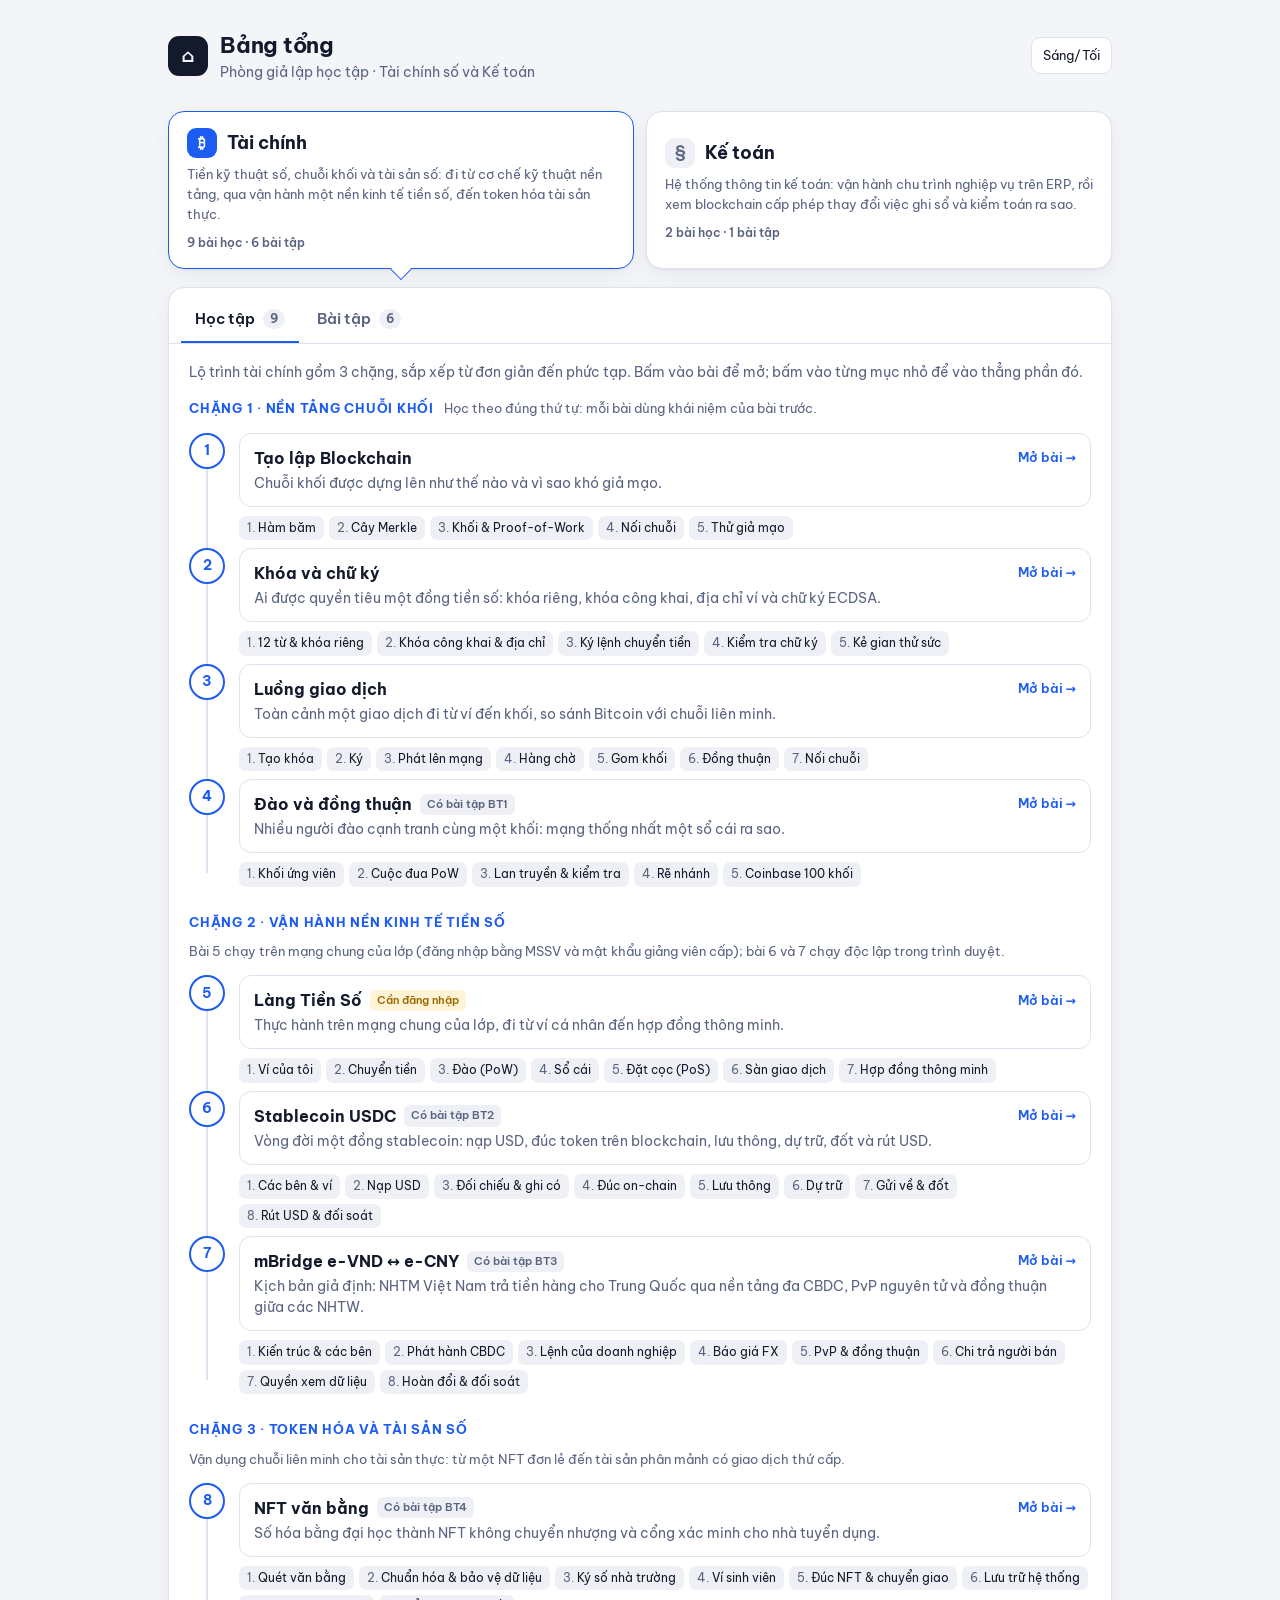
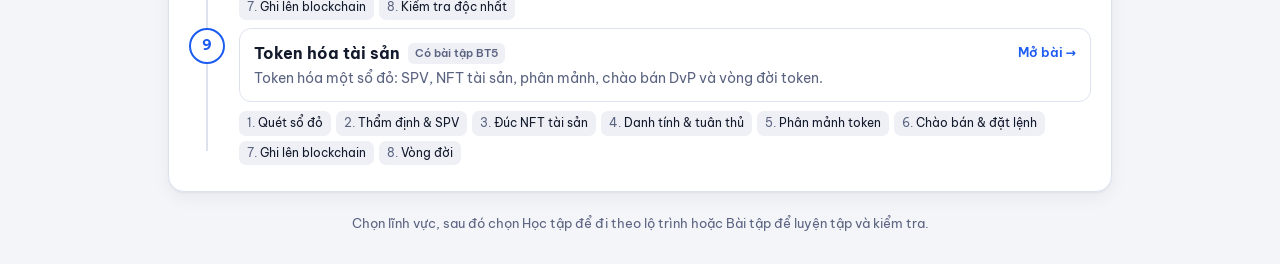
<file: index.html>
<!doctype html>
<html lang="vi" data-hub>
<head>
<meta charset="utf-8">
<meta name="viewport" content="width=device-width,initial-scale=1,viewport-fit=cover">
<title>Bảng tổng · Giả lập học tập Tài chính – Kế toán</title>
<link rel="preconnect" href="https://fonts.googleapis.com">
<link rel="preconnect" href="https://fonts.gstatic.com" crossorigin>
<link href="https://fonts.googleapis.com/css2?family=Be+Vietnam+Pro:wght@400;500;600;700&display=swap" rel="stylesheet">
<script>
(function(){var t=null;try{t=localStorage.getItem('ltso-theme');}catch(e){}if(t==='dark'||t==='light')document.documentElement.dataset.theme=t;})();
</script>
<script src="./nav.js"></script>
<style>
:root{
  --bg:#f4f5f9;--surface:#fff;--surface2:#eef0f6;--ink:#131a2c;--muted:#5a6380;--line:#dde2ee;
  --fin:#1d5cf0;--fin-soft:#e3ebff;--acc:#0f7a64;--acc-soft:#dcf2ec;--warn:#9a6a00;--warn-soft:#fff4d6;
  --shadow:0 1px 2px rgba(19,26,44,.05),0 6px 18px rgba(19,26,44,.05);
  --sans:"Be Vietnam Pro",system-ui,-apple-system,"Segoe UI",Roboto,sans-serif;color-scheme:light}
@media (prefers-color-scheme:dark){:root:not([data-theme="light"]){
  --bg:#0a0f1e;--surface:#111a2e;--surface2:#17213a;--ink:#e7ebf7;--muted:#95a0bf;--line:#243150;
  --fin:#7aa2ff;--fin-soft:rgba(122,162,255,.14);--acc:#3fcf9f;--acc-soft:rgba(63,207,159,.13);--warn:#ffc94d;--warn-soft:rgba(255,201,77,.12);
  --shadow:0 1px 2px rgba(0,0,0,.3),0 8px 24px rgba(0,0,0,.25);color-scheme:dark}}
:root[data-theme="dark"]{
  --bg:#0a0f1e;--surface:#111a2e;--surface2:#17213a;--ink:#e7ebf7;--muted:#95a0bf;--line:#243150;
  --fin:#7aa2ff;--fin-soft:rgba(122,162,255,.14);--acc:#3fcf9f;--acc-soft:rgba(63,207,159,.13);--warn:#ffc94d;--warn-soft:rgba(255,201,77,.12);
  --shadow:0 1px 2px rgba(0,0,0,.3),0 8px 24px rgba(0,0,0,.25);color-scheme:dark}
*{box-sizing:border-box}
body{margin:0;background:var(--bg);color:var(--ink);font:15px/1.55 var(--sans);-webkit-font-smoothing:antialiased}
a{color:inherit}
.wrap{max-width:980px;margin:0 auto;padding:0 max(18px,env(safe-area-inset-left))}
header{padding:28px 0 6px}
.top{display:flex;align-items:center;gap:12px}
.logo{width:40px;height:40px;border-radius:11px;display:grid;place-items:center;background:var(--ink);color:var(--bg);font-weight:700;font-size:18px}
h1{font-size:22px;margin:0;letter-spacing:-.01em}
.sub{color:var(--muted);font-size:13.5px}
.sp{flex:1}
.ibtn{border:1px solid var(--line);background:var(--surface);color:var(--ink);border-radius:9px;padding:7px 11px;font:inherit;font-size:13px;cursor:pointer}

/* Cấp 1: Tài chính | Kế toán */
.domains{display:grid;grid-template-columns:1fr 1fr;gap:12px;margin:22px 0 0}
.dom{position:relative;text-align:left;border:1.5px solid var(--line);background:var(--surface);color:var(--ink);border-radius:16px;padding:16px 18px 15px;font:inherit;cursor:pointer;box-shadow:var(--shadow);transition:border-color .15s}
.dom:hover{border-color:var(--muted)}
.dom .dt{display:flex;align-items:center;gap:10px;font-size:18px;font-weight:700}
.dom .di{width:30px;height:30px;border-radius:9px;display:grid;place-items:center;font-size:15px;background:var(--surface2);color:var(--muted)}
.dom .dd{color:var(--muted);font-size:13px;margin-top:6px}
.dom .dc{font-size:12px;color:var(--muted);margin-top:10px;font-weight:600}
.dom[aria-pressed="true"]{border-color:var(--c)}
.dom[aria-pressed="true"] .di{background:var(--c);color:#fff}
.dom[aria-pressed="true"]::after{content:"";position:absolute;left:50%;bottom:-9px;width:14px;height:14px;background:var(--surface);border-right:1.5px solid var(--c);border-bottom:1.5px solid var(--c);transform:translateX(-50%) rotate(45deg)}
.dom.fin{--c:var(--fin)}.dom.acc{--c:var(--acc)}

/* Cấp 2: Học tập | Bài tập */
.panel{margin-top:18px;background:var(--surface);border:1px solid var(--line);border-radius:16px;box-shadow:var(--shadow);overflow:hidden}
.modes{display:flex;gap:4px;padding:10px 12px 0;border-bottom:1px solid var(--line)}
.modes button{border:0;background:none;color:var(--muted);font:inherit;font-weight:600;padding:9px 14px 11px;border-bottom:2.5px solid transparent;cursor:pointer;display:inline-flex;gap:8px;align-items:center}
.modes button[aria-selected="true"]{color:var(--ink);border-bottom-color:var(--c)}
.modes .cnt{font-size:11.5px;font-weight:700;background:var(--surface2);color:var(--muted);border-radius:10px;padding:1px 7px}
.body{padding:18px 20px 22px}
.lead{color:var(--muted);font-size:13.5px;margin:0 0 16px}

/* Cấp 3: lộ trình */
.stage{margin-top:6px}
.stage+.stage{margin-top:22px}
.sh{display:flex;align-items:baseline;gap:10px;flex-wrap:wrap;margin-bottom:10px}
.sh h3{margin:0;font-size:12.5px;text-transform:uppercase;letter-spacing:.06em;color:var(--c)}
.sh p{margin:0;color:var(--muted);font-size:12.5px}
.path{list-style:none;margin:0;padding:0;position:relative}
.path::before{content:"";position:absolute;left:17px;top:18px;bottom:18px;width:2px;background:var(--line)}
.step{position:relative;display:grid;grid-template-columns:36px 1fr;gap:14px;padding:4px 0}
.num{position:relative;z-index:1;width:36px;height:36px;border-radius:50%;display:grid;place-items:center;font-weight:700;font-size:14px;background:var(--surface);border:2px solid var(--c);color:var(--c)}
.card{display:block;text-decoration:none;border:1px solid var(--line);border-radius:12px;padding:12px 14px;transition:border-color .15s,transform .15s}
.card:hover{border-color:var(--c)}
.ct{display:flex;align-items:center;gap:8px;flex-wrap:wrap;font-weight:700;font-size:15.5px}
.ct .go{margin-left:auto;font-size:12.5px;font-weight:600;color:var(--c);white-space:nowrap}
.tag{font-size:11px;font-weight:600;border-radius:6px;padding:2px 7px;background:var(--warn-soft);color:var(--warn)}
.tag.k{background:var(--surface2);color:var(--muted)}
.cd{color:var(--muted);font-size:13.5px;margin:3px 0 0}
.parts{display:flex;flex-wrap:wrap;gap:5px;margin-top:9px;counter-reset:p}
.parts a,.parts span{counter-increment:p;font-size:12px;text-decoration:none;color:var(--ink);background:var(--surface2);border-radius:7px;padding:3px 8px}
.parts a::before,.parts span::before{content:counter(p) ". ";color:var(--muted)}
.parts a:hover{background:var(--c);color:#fff}.parts a:hover::before{color:inherit}

.ex{display:grid;gap:10px}
.ex .card{display:grid;grid-template-columns:auto 1fr auto;gap:14px;align-items:center}
.ex .bn{font-weight:700;font-size:12px;color:var(--c);background:color-mix(in srgb,var(--c) 12%,transparent);border-radius:8px;padding:6px 8px;min-width:44px;text-align:center}
.ex .final{border-style:dashed}
.ex .go{font-size:12.5px;font-weight:600;color:var(--c);white-space:nowrap}
.empty{color:var(--muted);font-size:13px;border:1px dashed var(--line);border-radius:12px;padding:12px 14px;margin-top:10px}

footer{color:var(--muted);font-size:12.5px;padding:22px 0 30px;text-align:center}
@media (max-width:620px){
  .domains{gap:8px}.dom{padding:13px 13px}.dom .dd{display:none}
  .body{padding:14px 14px 18px}.ex .card{grid-template-columns:auto 1fr}.ex .go{display:none}
  .ct .go{display:none}
}
</style>
</head>
<body>
<div class="wrap">
  <header>
    <div class="top">
      <div class="logo" aria-hidden="true">⌂</div>
      <div><h1>Bảng tổng</h1><div class="sub">Phòng giả lập học tập · Tài chính số và Kế toán</div></div>
      <div class="sp"></div>
      <button class="ibtn" id="themeBtn" type="button">Sáng/Tối</button>
    </div>
  </header>

  <div class="domains" id="domains" role="tablist" aria-label="Lĩnh vực"></div>

  <section class="panel" id="panel">
    <div class="modes" id="modes" role="tablist" aria-label="Học tập hoặc bài tập"></div>
    <div class="body" id="body"></div>
  </section>

  <footer>Chọn lĩnh vực, sau đó chọn Học tập để đi theo lộ trình hoặc Bài tập để luyện tập và kiểm tra.</footer>
</div>

<script>
(function(){
  'use strict';
  var MAP=window.SITE_MAP, N=window.SITE_NAV, esc=N.esc, abs=N.abs, flat=N.flat;
  function lsGet(k){try{return localStorage.getItem(k);}catch(e){return null;}}
  function lsSet(k,v){try{localStorage.setItem(k,v);}catch(e){}}
  var CLS={taichinh:'fin',ketoan:'acc'};
  var st={dom:'taichinh',mode:'hoc'};
  (function(){var m=(location.hash||'').match(/^#(taichinh|ketoan)(?:\/(hoc|bai))?$/);
    if(m){st.dom=m[1];st.mode=m[2]||'hoc';}else{st.dom=lsGet('gn-dom')||'taichinh';st.mode=lsGet('gn-mode')||'hoc';}
    if(!CLS[st.dom])st.dom='taichinh';if(st.mode!=='bai')st.mode='hoc';})();
  function D(){for(var i=0;i<MAP.length;i++)if(MAP[i].id===st.dom)return MAP[i];return MAP[0];}
  var $=function(id){return document.getElementById(id);};

  function href(it,k){var u=abs(it.href);
    if(k==null)return u.href;
    if(it.deep==='buoc')u.hash='#buoc'+(k+1);else if(it.deepIds)u.hash='#'+it.deepIds[k];else return null;return u.href;}

  function renderDomains(){
    $('domains').innerHTML=MAP.map(function(d){
      var nh=flat(d).length,nb=d.bai.length;
      return '<button class="dom '+CLS[d.id]+'" role="tab" data-dom="'+d.id+'" aria-pressed="'+(st.dom===d.id)+'" aria-selected="'+(st.dom===d.id)+'">'+
        '<div class="dt"><span class="di">'+esc(d.icon)+'</span>'+esc(d.label)+'</div>'+
        '<div class="dd">'+esc(d.desc)+'</div>'+
        '<div class="dc">'+nh+' bài học · '+nb+' bài tập</div></button>';
    }).join('');
  }
  function renderModes(){
    var d=D();
    $('panel').className='panel';$('panel').style.setProperty('--c','var(--'+CLS[d.id]+')');
    $('modes').innerHTML=
      '<button role="tab" data-mode="hoc" aria-selected="'+(st.mode==='hoc')+'">Học tập <span class="cnt">'+flat(d).length+'</span></button>'+
      '<button role="tab" data-mode="bai" aria-selected="'+(st.mode==='bai')+'">Bài tập <span class="cnt">'+d.bai.length+'</span></button>';
  }
  function renderBody(){
    var d=D(),h='';
    if(st.mode==='hoc'){
      h+='<p class="lead">Lộ trình '+esc(d.label.toLowerCase())+' gồm '+d.hoc.length+' chặng, sắp xếp từ đơn giản đến phức tạp. Bấm vào bài để mở; bấm vào từng mục nhỏ để vào thẳng phần đó.</p>';
      d.hoc.forEach(function(g){
        h+='<div class="stage"><div class="sh"><h3>'+esc(g.group)+'</h3>'+(g.note?'<p>'+esc(g.note)+'</p>':'')+'</div><ol class="path">';
        g.items.forEach(function(it){
          var parts=(it.parts||[]).map(function(p,k){var u=href(it,k);
            return u?'<a href="'+esc(u)+'">'+esc(p)+'</a>':'<span>'+esc(p)+'</span>';}).join('');
          var ex=d.bai.filter(function(b){return b.after===it.n;});
          h+='<li class="step"><div class="num">'+esc(it.n)+'</div><div>'+
            '<a class="card" href="'+esc(href(it))+'"><div class="ct">'+esc(it.t)+
              (it.login?'<span class="tag">Cần đăng nhập</span>':'')+
              (ex.length?'<span class="tag k">Có bài tập '+esc(ex.map(function(b){return b.n;}).join(', '))+'</span>':'')+
              '<span class="go">Mở bài →</span></div>'+
            '<p class="cd">'+esc(it.d)+'</p></a>'+
            (parts?'<div class="parts">'+parts+'</div>':'')+'</div></li>';
        });
        h+='</ol></div>';
      });
    }else{
      h+='<p class="lead">Làm mỗi phiếu sau khi học xong bài tương ứng. Phiếu bài tập tự chấm và in được; bài kiểm tra tổng hợp làm sau cùng.</p><div class="ex">';
      d.bai.forEach(function(it){
        h+='<a class="card'+(it.final?' final':'')+'" href="'+esc(href(it))+'"><span class="bn">'+esc(it.n)+'</span><div>'+
          '<div class="ct">'+esc(it.t)+(it.login?'<span class="tag">Cần đăng nhập</span>':'')+
          (it.after?'<span class="tag k">Sau bài '+esc(it.after)+'</span>':'')+(it.final?'<span class="tag k">Cuối học phần</span>':'')+'</div>'+
          '<p class="cd">'+esc(it.d)+'</p></div><span class="go">Làm bài →</span></a>';
      });
      h+='</div>';
      if(d.id==='ketoan')h+='<div class="empty">Bài 2 · Sổ cái doanh nghiệp chưa có phiếu bài tập riêng.</div>';
    }
    $('body').innerHTML=h;
  }
  function render(){renderDomains();renderModes();renderBody();
    try{history.replaceState(null,'','#'+st.dom+'/'+st.mode);}catch(e){}
    lsSet('gn-dom',st.dom);lsSet('gn-mode',st.mode);}
  $('domains').onclick=function(e){var b=e.target.closest('[data-dom]');if(!b)return;
    if(st.dom!==b.dataset.dom){st.dom=b.dataset.dom;st.mode='hoc';}render();};
  $('modes').onclick=function(e){var b=e.target.closest('[data-mode]');if(!b)return;st.mode=b.dataset.mode;render();};
  addEventListener('hashchange',function(){var m=(location.hash||'').match(/^#(taichinh|ketoan)(?:\/(hoc|bai))?$/);
    if(m&&(m[1]!==st.dom||(m[2]||'hoc')!==st.mode)){st.dom=m[1];st.mode=m[2]||'hoc';render();}});
  $('themeBtn').onclick=function(){var R=document.documentElement,c=R.dataset.theme||(matchMedia('(prefers-color-scheme: dark)').matches?'dark':'light'),n=c==='dark'?'light':'dark';
    R.dataset.theme=n;lsSet('ltso-theme',n);};
  render();
})();
</script>
</body>
</html>
</file>
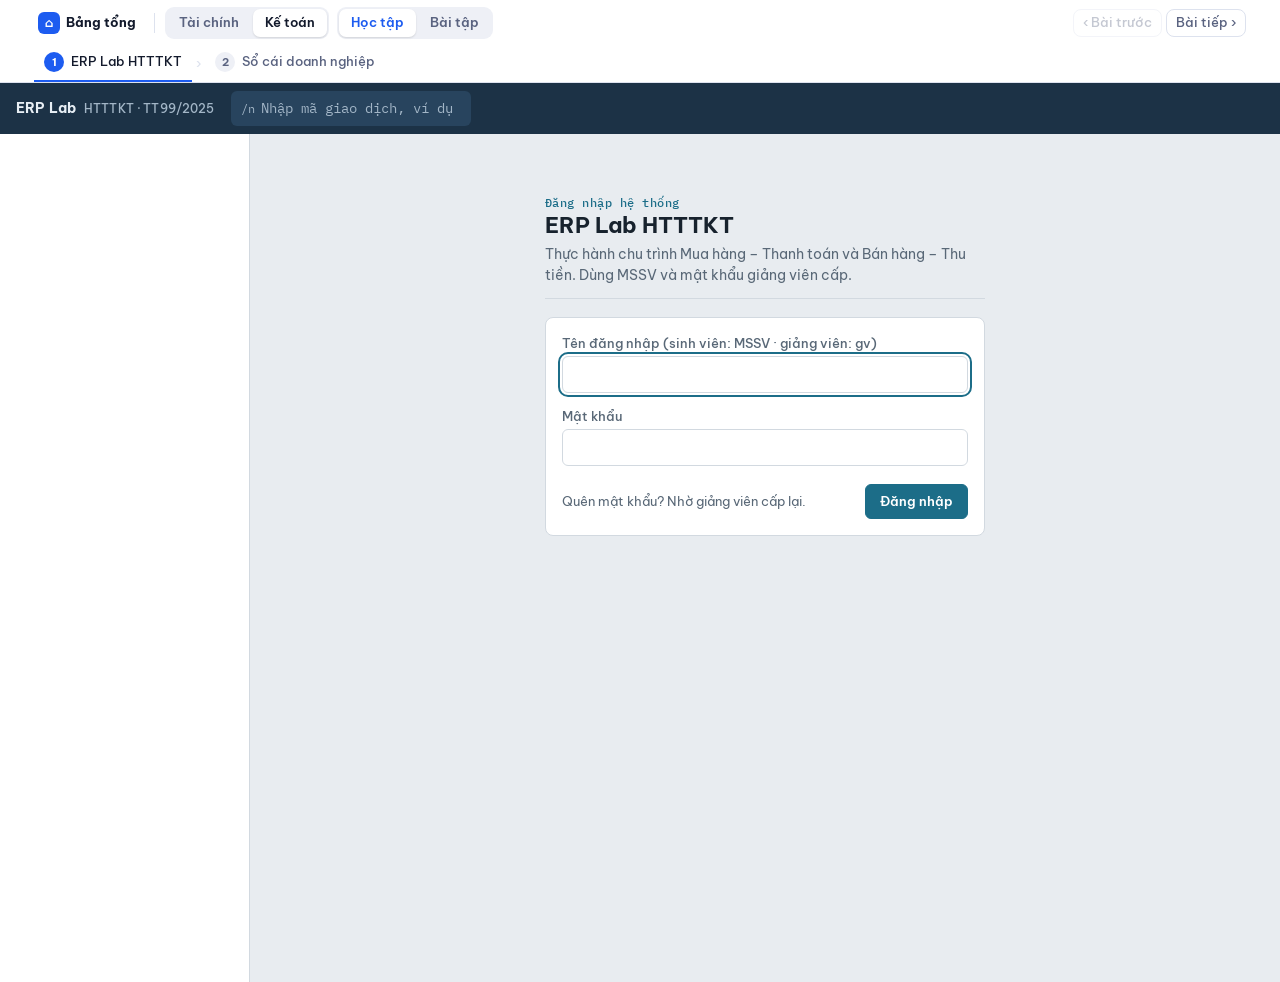
<file: erp/index.html>
<!doctype html>
<html lang="vi">
<head>
<meta charset="utf-8">
<meta name="viewport" content="width=device-width,initial-scale=1,viewport-fit=cover">
<title>ERP Lab HTTTKT</title>
<link rel="preconnect" href="https://fonts.googleapis.com">
<link rel="preconnect" href="https://fonts.gstatic.com" crossorigin>
<link rel="stylesheet" href="https://fonts.googleapis.com/css2?family=Be+Vietnam+Pro:wght@400;500;600;700&family=IBM+Plex+Mono:wght@400;500&display=swap">
<link rel="stylesheet" href="css/erp.css">
<script src="../nav.js" defer></script>
</head>
<body>
<header class="shell">
  <button class="menu-btn" data-act="menu" aria-label="Mở menu giao dịch">☰ Menu</button>
  <div class="brand">ERP Lab <small>HTTTKT · TT99/2025</small></div>
  <form class="cmd" id="cmdform" autocomplete="off"><span>/n</span><input id="cmd" placeholder="Nhập mã giao dịch, ví dụ ME21N" aria-label="Mã giao dịch"></form>
  <div class="ctx" id="ctx"></div>
</header>
<div class="layout">
  <nav id="side" aria-label="Menu giao dịch"></nav>
  <main id="main"><div class="boot">Đang tải…</div></main>
</div>
<div id="toast" hidden></div>
<a id="dl" hidden></a>
<script src="config.js"></script>
<script src="js/00-data.js"></script>
<script src="js/10-core.js"></script>
<script src="js/20-logistics.js"></script>
<script src="js/30-finance.js"></script>
<script src="js/40-admin.js"></script>
<script src="js/50-actions.js"></script>
<!-- Phân hệ bổ sung (P2 trở đi): <script src="js/mod-xxx.js"></script> đặt ở đây, trước 90-boot.js -->
<script src="js/mod-md.js"></script>
<script src="js/mod-gl.js"></script>
<script src="js/90-boot.js"></script>
</body>
</html>
</file>
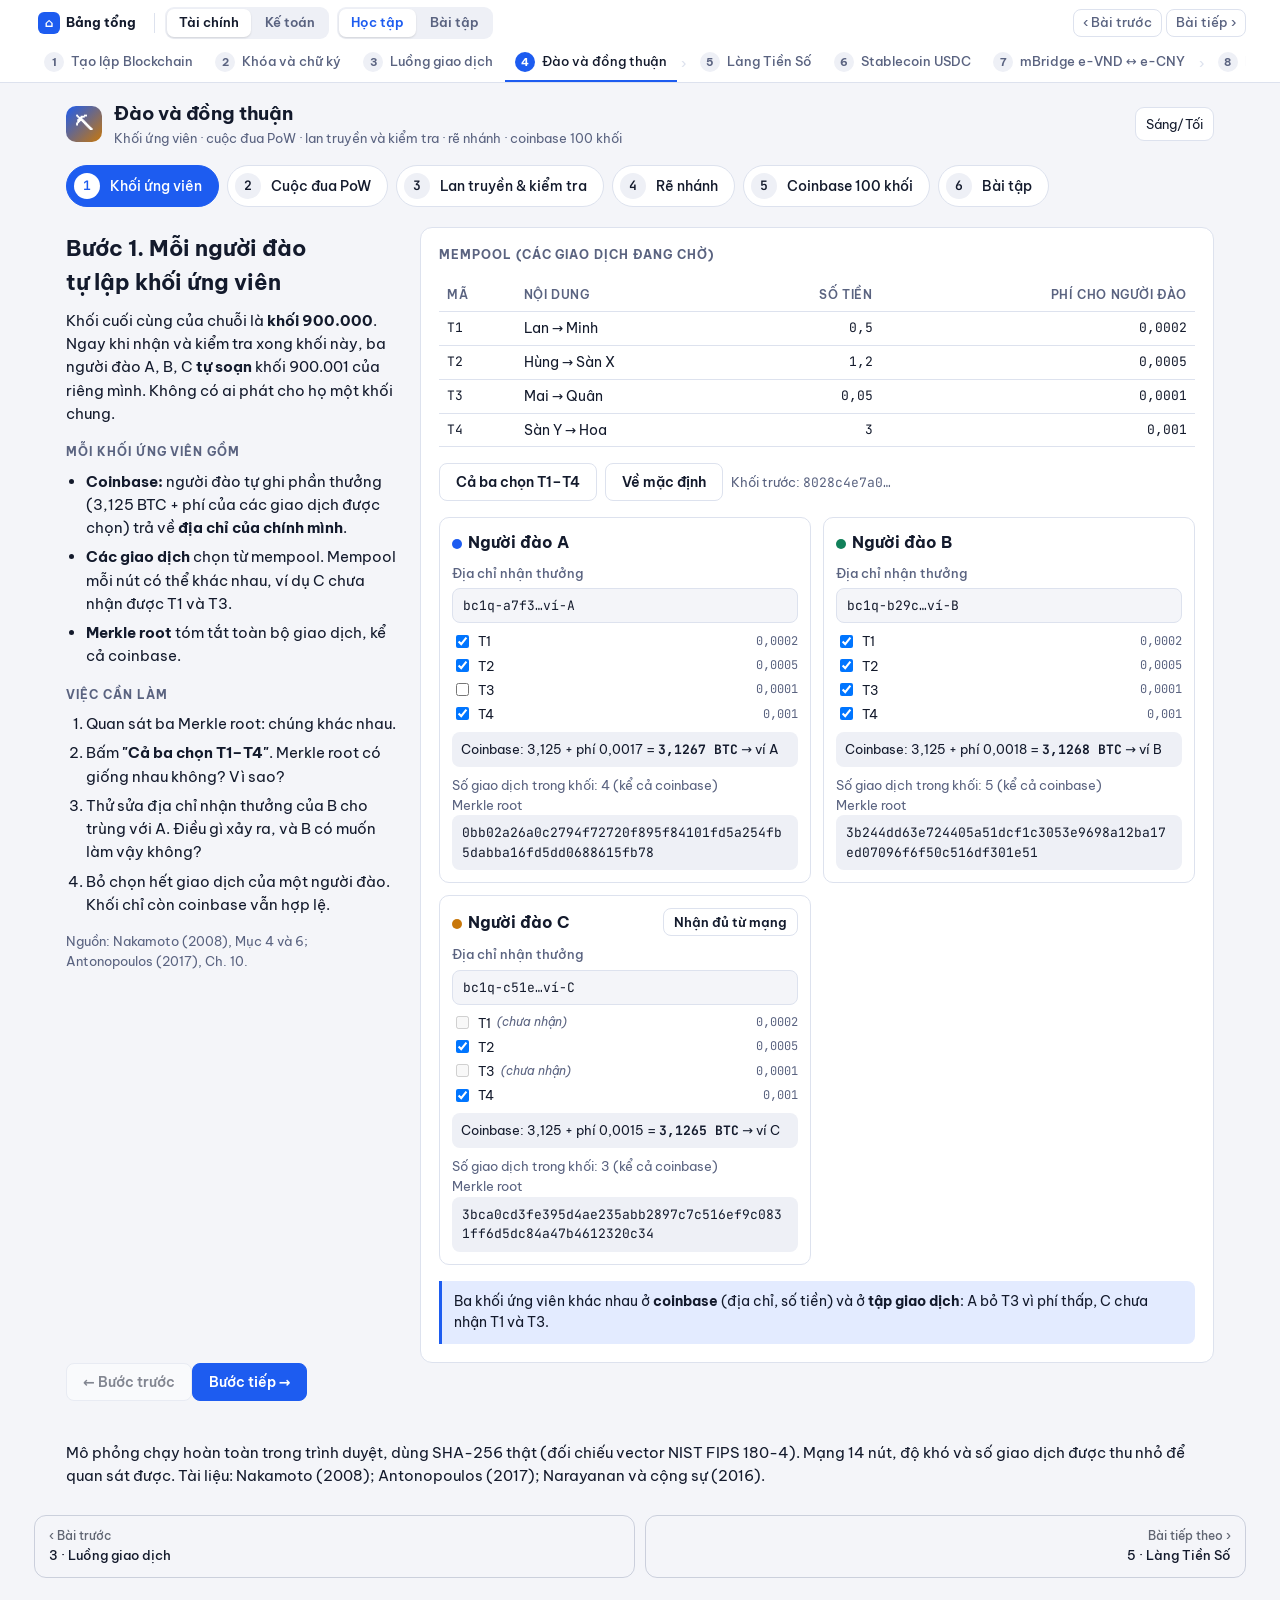
<file: dao-va-dong-thuan.html>
<!doctype html>
<html lang="vi">
<head>
<meta charset="utf-8">
<meta name="viewport" content="width=device-width,initial-scale=1,viewport-fit=cover">
<title>Đào và đồng thuận</title>
<link rel="preconnect" href="https://fonts.googleapis.com">
<link rel="preconnect" href="https://fonts.gstatic.com" crossorigin>
<link href="https://fonts.googleapis.com/css2?family=Be+Vietnam+Pro:wght@400;500;600;700&family=JetBrains+Mono:wght@400;600&display=swap" rel="stylesheet">
<script>
/* Đồng bộ giao diện sáng/tối với trang Làng Tiền Số và tự co giãn khi được nhúng */
(function(){var R=document.documentElement,emb=false;
try{emb=window.self!==window.top&&!!window.frameElement;}catch(e){}
if(emb)R.classList.add('embedded');
function sync(){var t=null;try{if(emb)t=window.parent.document.documentElement.dataset.theme||null;}catch(e){}
  if(!t){try{t=localStorage.getItem('ltso-theme');}catch(e){}}
  if(t==='dark'||t==='light')R.dataset.theme=t;else delete R.dataset.theme;}
sync();
if(emb){try{new MutationObserver(sync).observe(window.parent.document.documentElement,{attributes:true,attributeFilter:['data-theme']});}catch(e){}}
window.__embedded=emb;})();
</script>
<style>
:root{
  --bg:#f4f5f9;--surface:#ffffff;--sunk:#eef0f6;--ink:#131a2c;--muted:#5a6380;--line:#dde2ee;
  --accent:#1d5cf0;--accent-soft:#e3ebff;--on-accent:#ffffff;
  --zero-bg:#fcf0dd;--zero-ink:#c8770a;--proof:#f5d28c;
  --ok:#11805a;--ok-bg:#dff3ea;--bad:#bd3434;--bad-bg:#fbe5e5;
  --f-display:"Be Vietnam Pro",system-ui,-apple-system,"Segoe UI",Roboto,sans-serif;
  --f-body:"Be Vietnam Pro",system-ui,-apple-system,"Segoe UI",Roboto,sans-serif;
  --f-mono:"JetBrains Mono",ui-monospace,SFMono-Regular,Menlo,Consolas,monospace;
  color-scheme:light;
}
@media (prefers-color-scheme:dark){:root:not([data-theme="light"]){
  --bg:#0a0f1e;--surface:#111a2e;--sunk:#17213a;--ink:#e7ebf7;--muted:#95a0bf;--line:#243150;
  --accent:#7aa2ff;--accent-soft:rgba(122,162,255,.14);--on-accent:#0a0f1e;
  --zero-bg:rgba(245,165,36,.16);--zero-ink:#f5a524;--proof:#6b4f14;
  --ok:#3fcf92;--ok-bg:rgba(63,207,146,.12);--bad:#ff6f6f;--bad-bg:rgba(255,111,111,.12);color-scheme:dark}}
:root[data-theme="dark"]{
  --bg:#0a0f1e;--surface:#111a2e;--sunk:#17213a;--ink:#e7ebf7;--muted:#95a0bf;--line:#243150;
  --accent:#7aa2ff;--accent-soft:rgba(122,162,255,.14);--on-accent:#0a0f1e;
  --zero-bg:rgba(245,165,36,.16);--zero-ink:#f5a524;--proof:#6b4f14;
  --ok:#3fcf92;--ok-bg:rgba(63,207,146,.12);--bad:#ff6f6f;--bad-bg:rgba(255,111,111,.12);color-scheme:dark}
*{box-sizing:border-box}
html,body{margin:0}
[hidden]{display:none!important}
body{background:var(--bg);color:var(--ink);font-family:var(--f-body);font-size:15px;line-height:1.55}
.wrap{max-width:1180px;margin:0 auto;padding-left:max(16px,env(safe-area-inset-left,0px));padding-right:max(16px,env(safe-area-inset-right,0px))}
header.top{border-bottom:1px solid var(--line);background:var(--surface)}
header.top .wrap{padding-block:22px 18px;display:flex;flex-wrap:wrap;gap:6px 24px;align-items:baseline;justify-content:space-between}
h1{font-family:var(--f-display);font-size:clamp(24px,3.4vw,32px);margin:0;text-wrap:balance;letter-spacing:-.01em}
.course{color:var(--muted);font-size:13px;letter-spacing:.04em;text-transform:uppercase}
nav.steps{display:flex;gap:8px;overflow-x:auto;padding-block:16px 4px}
nav.steps button{flex:0 0 auto;display:flex;gap:10px;align-items:center;border:1px solid var(--line);background:var(--surface);color:var(--ink);border-radius:999px;padding:7px 16px 7px 7px;font:500 14px var(--f-body);cursor:pointer}
nav.steps button .n{display:grid;place-items:center;width:26px;height:26px;border-radius:50%;background:var(--sunk);font:600 13px var(--f-mono)}
nav.steps button[aria-selected="true"]{background:var(--accent);color:var(--on-accent);border-color:var(--accent)}
nav.steps button[aria-selected="true"] .n{background:var(--on-accent);color:var(--accent)}
button:focus-visible,input:focus-visible,textarea:focus-visible,select:focus-visible{outline:2px solid var(--accent);outline-offset:2px}
main{padding-block:16px 40px}
.step{display:grid;grid-template-columns:minmax(0,330px) minmax(0,1fr);gap:24px;align-items:start}
@media (max-width:860px){.step{grid-template-columns:minmax(0,1fr)}}
.explain h2{font-family:var(--f-display);font-size:22px;margin:4px 0 10px;text-wrap:balance}
.explain p{margin:0 0 12px;color:var(--ink)}
.explain h3{font-size:12px;text-transform:uppercase;letter-spacing:.08em;color:var(--muted);margin:18px 0 8px}
.explain ol,.explain ul{margin:0;padding-left:20px;display:grid;gap:6px}
.explain .src{font-size:12.5px;color:var(--muted);margin-top:16px}
.panel{background:var(--surface);border:1px solid var(--line);border-radius:12px;padding:18px;display:grid;gap:16px;min-width:0}
.panel h4{margin:0;font-size:12px;text-transform:uppercase;letter-spacing:.08em;color:var(--muted)}
label.f{display:grid;gap:5px;font-size:13px;color:var(--muted);font-weight:500}
input[type=text],input[type=number],textarea,select{width:100%;font:14px var(--f-body);color:var(--ink);background:var(--bg);border:1px solid var(--line);border-radius:8px;padding:8px 10px}
textarea{resize:vertical;min-height:64px}
.mono,.mono input,input.mono,textarea.mono{font-family:var(--f-mono);font-size:13px}
.hash{font-family:var(--f-mono);font-size:13px;word-break:break-all;background:var(--sunk);border-radius:8px;padding:8px 10px;line-height:1.5}
.z{background:var(--zero-bg);color:var(--zero-ink);border-radius:3px;font-weight:600}
.row{display:flex;flex-wrap:wrap;gap:8px;align-items:center}
.grid2f{display:grid;grid-template-columns:repeat(auto-fit,minmax(220px,1fr));gap:12px}
.btn{font:600 14px var(--f-body);border-radius:8px;padding:9px 16px;cursor:pointer;border:1px solid var(--line);background:var(--surface);color:var(--ink)}
.btn.primary{background:var(--accent);color:var(--on-accent);border-color:var(--accent)}
.btn:disabled{opacity:.5;cursor:not-allowed}
.btn.sm{padding:5px 10px;font-size:13px}
.chip{display:inline-flex;align-items:center;gap:6px;font:600 12.5px var(--f-body);padding:3px 10px;border-radius:999px}
.chip.ok{background:var(--ok-bg);color:var(--ok)}.chip.bad{background:var(--bad-bg);color:var(--bad)}
.chip::before{content:"";width:7px;height:7px;border-radius:50%;background:currentColor}
.stats{display:grid;grid-template-columns:repeat(auto-fit,minmax(120px,1fr));gap:10px}
.stat{background:var(--sunk);border-radius:8px;padding:8px 10px}
.stat b{display:block;font:600 18px var(--f-mono);font-variant-numeric:tabular-nums}
.stat span{font-size:12px;color:var(--muted)}
.bits{display:grid;grid-template-columns:repeat(32,minmax(0,1fr));gap:2px;max-width:420px}
.bits i{aspect-ratio:1;border-radius:2px;background:var(--sunk)}
.bits i.d{background:var(--bad)}
.note{font-size:13px;color:var(--muted)}
.scroll{overflow-x:auto}
table{border-collapse:collapse;width:100%;font-size:13.5px;font-variant-numeric:tabular-nums}
th,td{text-align:left;padding:6px 8px;border-bottom:1px solid var(--line);white-space:nowrap}
th{font-size:12px;color:var(--muted);font-weight:600;text-transform:uppercase;letter-spacing:.05em}
td.num,th.num{text-align:right}
header.top{background:none;border-bottom:0}
header.top .wrap{padding-block:16px 0;display:flex;align-items:center;gap:12px;flex-wrap:wrap;justify-content:flex-start}
.logo{width:36px;height:36px;border-radius:10px;background:linear-gradient(135deg,#1d5cf0,#c8770a);display:grid;place-items:center;color:#fff;font:700 18px var(--f-mono);flex:none}
.ttl{min-width:0}
h1{font-size:19px;font-weight:700;letter-spacing:-.01em}
.sub{font-size:13px;color:var(--muted)}
.sp{flex:1}
.btnlink{border:1px solid var(--line);background:var(--surface);color:var(--ink);border-radius:9px;padding:6px 10px;font:inherit;font-size:13px;text-decoration:none;cursor:pointer}
@media (max-width:560px){.sub{display:none}}
html.embedded header.top .wrap,html.embedded nav.steps,html.embedded main,html.embedded .foot{padding-left:0;padding-right:0}
html.embedded header.top .wrap{padding-block:2px 0}

/* ===== Trang Đào và đồng thuận ===== */
.miners{display:grid;grid-template-columns:repeat(auto-fit,minmax(250px,1fr));gap:12px}
.mcard{border:1.5px solid var(--line);border-radius:10px;padding:12px;display:grid;gap:8px;align-content:start;background:var(--surface)}
.mcard .hd{display:flex;justify-content:space-between;align-items:center;gap:8px}
.mcard .hd b{font-family:var(--f-display);font-size:16px}
.mcard.win{border-color:var(--ok);background:var(--ok-bg)}
.dot{display:inline-block;width:10px;height:10px;border-radius:50%;vertical-align:middle;margin-right:6px}
.cA{background:#1d5cf0}.cB{background:#11805a}.cC{background:#c8770a}
.txpick{display:grid;gap:4px;font-size:13px}
.txpick label{display:flex;gap:8px;align-items:center;justify-content:space-between}
.txpick label span.l{display:flex;gap:6px;align-items:center}
.txpick .fee{font-family:var(--f-mono);color:var(--muted);font-size:12px}
.txpick .miss{color:var(--muted);font-style:italic;font-size:12px}
.cbline{font-size:13px;background:var(--sunk);border-radius:8px;padding:7px 9px}
.cbline b{font-family:var(--f-mono)}
.same{outline:2px solid var(--bad);outline-offset:1px}
.callout{border-left:3px solid var(--accent);background:var(--accent-soft);padding:10px 12px;border-radius:0 8px 8px 0;font-size:14px}
.callout.warn{border-color:var(--zero-ink);background:var(--zero-bg)}
.callout.bad{border-color:var(--bad);background:var(--bad-bg)}
.callout.ok{border-color:var(--ok);background:var(--ok-bg)}
.slid{display:grid;grid-template-columns:90px minmax(0,1fr) 52px;gap:8px;align-items:center;font-size:13.5px}
.slid input{width:100%}
.slid output{font-family:var(--f-mono);text-align:right}
.race{display:grid;gap:8px}
.lane{display:grid;grid-template-columns:90px minmax(0,1fr) 92px;gap:8px;align-items:center;font-size:13px}
.lane .hash{padding:5px 8px;font-size:12px;white-space:nowrap;overflow:hidden;text-overflow:ellipsis}
.lane .t{font-family:var(--f-mono);text-align:right;font-variant-numeric:tabular-nums}
.lane.win .hash{background:var(--ok-bg);color:var(--ok);font-weight:600}
svg.net{width:100%;height:auto;max-height:360px;display:block;background:var(--sunk);border-radius:10px}
svg.net line{stroke:var(--line);stroke-width:2}
svg.net line.hot{stroke:var(--accent);stroke-width:3}
svg.net circle{stroke:var(--surface);stroke-width:2;cursor:pointer}
svg.net text{font:600 11px var(--f-body);fill:var(--ink);pointer-events:none;text-anchor:middle}
svg.net text.lbl{font-size:10px;fill:var(--muted)}
.legend{display:flex;flex-wrap:wrap;gap:6px 16px;font-size:12.5px;color:var(--muted)}
.legend i{display:inline-block;width:11px;height:11px;border-radius:50%;margin-right:5px;vertical-align:-1px}
.checks{display:grid;gap:4px;font-size:13px;margin:0;padding:0;list-style:none}
.checks li{display:flex;gap:8px;align-items:flex-start}
.checks li .m{flex:none;width:18px;font-weight:700}
.checks li.p .m{color:var(--ok)}.checks li.f .m{color:var(--bad)}.checks li.s .m{color:var(--muted)}
.log{font:12.5px var(--f-mono);background:var(--sunk);border-radius:8px;padding:8px 10px;max-height:170px;overflow:auto;display:grid;gap:2px}
.chainv{display:flex;align-items:center;gap:0;overflow-x:auto;padding:6px 0}
.blk{flex:0 0 auto;border:1.5px solid var(--line);border-radius:8px;padding:6px 10px;font-size:12.5px;background:var(--surface);min-width:116px}
.blk b{display:block;font-family:var(--f-mono);font-size:13px}
.blk.a{border-color:#1d5cf0}.blk.c{border-color:#c8770a}
.blk.stale{opacity:.55;border-style:dashed;text-decoration:line-through}
.chainv .ar,.forkv .ar{flex:0 0 24px;text-align:center;color:var(--muted)}
.forkv{display:grid;grid-template-columns:auto auto minmax(0,1fr);gap:6px 0;align-items:center;overflow-x:auto}
.forkv .br{display:flex;align-items:center;gap:0}
.forkv{min-width:0}
.matbar{height:14px;background:var(--sunk);border-radius:7px;overflow:hidden;position:relative}
.matbar span{display:block;height:100%;background:var(--zero-ink);transition:width .3s}
.matbar.ok span{background:var(--ok)}
.cascade{display:flex;flex-wrap:wrap;gap:8px;align-items:stretch}
.cascade .tc{border:1.5px solid var(--line);border-radius:8px;padding:8px 10px;font-size:13px;min-width:150px;background:var(--surface);transition:background .4s,border-color .4s}
.cascade .tc b{display:block;font-family:var(--f-mono)}
.cascade .tc.dead{border-color:var(--bad);background:var(--bad-bg);color:var(--bad)}
.cascade .ar{align-self:center;color:var(--muted)}
/* Bài tập */
.quiz{display:grid;gap:14px}
.q{border:1px solid var(--line);border-radius:10px;padding:12px 14px;background:var(--surface)}
.q p.qt{margin:0 0 8px;font-weight:600}
.q label{display:flex;gap:8px;align-items:flex-start;font-size:14px;padding:3px 0;cursor:pointer}
.q label input{margin-top:4px}
.q .fb{margin-top:8px;font-size:13.5px;border-radius:8px;padding:8px 10px}
.q.right{border-color:var(--ok)}.q.wrong{border-color:var(--bad)}
.q.right .fb{background:var(--ok-bg)}.q.wrong .fb{background:var(--bad-bg)}
.q .lab{font-size:12px;color:var(--muted);text-transform:uppercase;letter-spacing:.06em;margin-bottom:4px}
.score{font:700 26px var(--f-mono)}
.who{display:grid;grid-template-columns:repeat(auto-fit,minmax(200px,1fr));gap:10px}
.prac{display:grid;gap:10px}
.prac .pi{display:grid;gap:5px;font-size:14px}
@media print{
  header.top,nav.steps,.navbtns,.foot,.noprint{display:none!important}
  .step{display:block!important}.step[hidden]{display:none!important}
  body{background:#fff;color:#000}.q,.panel{break-inside:avoid;border-color:#999}
}
</style>
<script src="./nav.js" defer></script>
</head>
<body>
<header class="top"><div class="wrap">
  <div class="logo" aria-hidden="true">⛏</div>
  <div class="ttl"><h1>Đào và đồng thuận</h1><div class="sub">Khối ứng viên · cuộc đua PoW · lan truyền và kiểm tra · rẽ nhánh · coinbase 100 khối</div></div>
  <div class="sp"></div>
  <button class="btnlink" id="themeBtn" type="button">Sáng/Tối</button>
</div></header>

<nav class="steps wrap" role="tablist" aria-label="Các bước">
  <button role="tab" data-go="1" aria-selected="true"><span class="n">1</span>Khối ứng viên</button>
  <button role="tab" data-go="2" aria-selected="false"><span class="n">2</span>Cuộc đua PoW</button>
  <button role="tab" data-go="3" aria-selected="false"><span class="n">3</span>Lan truyền &amp; kiểm tra</button>
  <button role="tab" data-go="4" aria-selected="false"><span class="n">4</span>Rẽ nhánh</button>
  <button role="tab" data-go="5" aria-selected="false"><span class="n">5</span>Coinbase 100 khối</button>
  <button role="tab" data-go="6" aria-selected="false"><span class="n">6</span>Bài tập</button>
</nav>

<main class="wrap">

<!-- ========== BƯỚC 1 ========== -->
<section class="step" id="s1">
  <div class="explain">
    <h2>Bước 1. Mỗi người đào tự lập khối ứng viên</h2>
    <p>Khối cuối cùng của chuỗi là <b>khối 900.000</b>. Ngay khi nhận và kiểm tra xong khối này, ba người đào A, B, C <b>tự soạn</b> khối 900.001 của riêng mình. Không có ai phát cho họ một khối chung.</p>
    <h3>Mỗi khối ứng viên gồm</h3>
    <ul>
      <li><b>Coinbase:</b> người đào tự ghi phần thưởng (3,125 BTC + phí của các giao dịch được chọn) trả về <b>địa chỉ của chính mình</b>.</li>
      <li><b>Các giao dịch</b> chọn từ mempool. Mempool mỗi nút có thể khác nhau, ví dụ C chưa nhận được T1 và T3.</li>
      <li><b>Merkle root</b> tóm tắt toàn bộ giao dịch, kể cả coinbase.</li>
    </ul>
    <h3>Việc cần làm</h3>
    <ol>
      <li>Quan sát ba Merkle root: chúng khác nhau.</li>
      <li>Bấm <b>"Cả ba chọn T1–T4"</b>. Merkle root có giống nhau không? Vì sao?</li>
      <li>Thử sửa địa chỉ nhận thưởng của B cho trùng với A. Điều gì xảy ra, và B có muốn làm vậy không?</li>
      <li>Bỏ chọn hết giao dịch của một người đào. Khối chỉ còn coinbase vẫn hợp lệ.</li>
    </ol>
    <p class="src">Nguồn: Nakamoto (2008), Mục 4 và 6; Antonopoulos (2017), Ch. 10.</p>
  </div>
  <div class="panel">
    <h4>Mempool (các giao dịch đang chờ)</h4>
    <div class="scroll"><table>
      <thead><tr><th>Mã</th><th>Nội dung</th><th class="num">Số tiền</th><th class="num">Phí cho người đào</th></tr></thead>
      <tbody id="mpTable"></tbody>
    </table></div>
    <div class="row">
      <button class="btn" id="allSame">Cả ba chọn T1–T4</button>
      <button class="btn" id="resetPick">Về mặc định</button>
      <span class="note">Khối trước: <span class="mono" id="prevHashS"></span></span>
    </div>
    <div class="miners" id="minerCards"></div>
    <div id="s1msg"></div>
  </div>
</section>

<!-- ========== BƯỚC 2 ========== -->
<section class="step" id="s2" hidden>
  <div class="explain">
    <h2>Bước 2. Cuộc đua Proof-of-Work</h2>
    <p>Mỗi người đào thay đổi nonce và băm <b>tiêu đề khối của chính mình</b> cho đến khi được một mã băm bắt đầu bằng đủ số chữ số 0 (nhỏ hơn Target). Ai tìm ra trước thì thắng vòng đó.</p>
    <p>Sức băm (số lần băm mỗi giây) quyết định xác suất thắng. Đây là <b>xổ số theo sức tính toán</b>: mỗi người tự in vé có tên mình, không ai giải chung một bài.</p>
    <h3>Việc cần làm</h3>
    <ol>
      <li>Bấm <b>"Đào 1 vòng"</b> vài lần. Người thắng có phải luôn là A không?</li>
      <li>Bấm <b>"Chạy 50 vòng"</b> với tỷ lệ 50/30/20. So sánh tỷ lệ thắng với tỷ lệ sức băm.</li>
      <li>Tăng độ khó từ 3 lên 4 chữ số 0. Số lần thử trung bình tăng khoảng bao nhiêu lần?</li>
    </ol>
    <p class="src">Độ khó ở đây rất thấp để chạy được trong trình duyệt. Bitcoin thật cần khoảng 10²³ lần băm mỗi khối.</p>
  </div>
  <div class="panel">
    <h4>Sức băm của từng người đào</h4>
    <div id="hrSliders" style="display:grid;gap:6px"></div>
    <div class="row">
      <label class="f" style="width:auto">Độ khó (số chữ số 0 đầu)
        <select id="diffSel"><option value="2">2 (khoảng 256 lần thử)</option><option value="3" selected>3 (khoảng 4.096)</option><option value="4">4 (khoảng 65.536)</option></select>
      </label>
    </div>
    <div class="row">
      <button class="btn primary" id="mine1">Đào 1 vòng</button>
      <button class="btn" id="mine50">Chạy 50 vòng</button>
      <button class="btn" id="resetRace">Xóa thống kê</button>
    </div>
    <div class="race" id="raceLanes"></div>
    <div id="raceMsg"></div>
    <h4>Thống kê các vòng</h4>
    <div class="scroll"><table>
      <thead><tr><th>Người đào</th><th class="num">Sức băm</th><th class="num">Số vòng thắng</th><th class="num">Tỷ lệ thắng</th></tr></thead>
      <tbody id="winTable"></tbody>
    </table></div>
    <div class="note" id="avgTries"></div>
  </div>
</section>

<!-- ========== BƯỚC 3 ========== -->
<section class="step" id="s3" hidden>
  <div class="explain">
    <h2>Bước 3. Lan truyền kiểu gossip và kiểm tra độc lập</h2>
    <p>A vừa tìm được nonce cho khối 900.001. A gửi khối cho các nút đang kết nối trực tiếp. Mỗi nút nhận được sẽ <b>tự kiểm tra toàn bộ</b> theo 6 quy tắc, rồi mới chuyển tiếp.</p>
    <p>Không có bỏ phiếu. Một nút <b>không tin</b> rằng nút gửi đã kiểm tra hộ mình.</p>
    <h3>Việc cần làm</h3>
    <ol>
      <li>Phát khối <b>hợp lệ</b>. Đếm số "bước nhảy" để khối tới C.</li>
      <li>Chọn "Coinbase đòi 10 BTC" rồi phát. Khối dừng ở đâu? A được gì?</li>
      <li>Bật "N3 chạy phần mềm đã bị sửa". Phát lại khối gian lận. N3 chuyển tiếp nhưng các nút sau N3 xử lý thế nào?</li>
      <li>Bấm vào một nút để xem bảng kiểm tra của nút đó.</li>
    </ol>
    <p class="src">Nguồn: Nakamoto (2008), Mục 5; Narayanan và cộng sự (2016), Ch. 2.</p>
  </div>
  <div class="panel">
    <div class="row">
      <label class="f" style="flex:1 1 260px">Khối A phát ra
        <select id="blkMode">
          <option value="ok">Hợp lệ</option>
          <option value="cb">Coinbase đòi 10 BTC (vượt mức cho phép)</option>
          <option value="sig">Chèn giao dịch giả chữ ký của Lan</option>
          <option value="ds">Chi tiêu kép: T2 đã được ghi ở khối 899.998</option>
          <option value="pow">Hash không đạt Target (A "đoán bừa")</option>
        </select>
      </label>
      <label class="row" style="font-size:13.5px;gap:6px"><input type="checkbox" id="badN5"> N3 chạy phần mềm đã bị sửa (không kiểm tra)</label>
    </div>
    <div class="row"><button class="btn primary" id="gossipGo">Phát khối</button><button class="btn" id="gossipReset">Đặt lại mạng</button></div>
    <svg class="net" id="net3" viewBox="0 0 660 300" role="img" aria-label="Sơ đồ mạng các nút"></svg>
    <div class="legend"><span><i style="background:var(--line)"></i>Chưa nhận</span><span><i style="background:var(--ok)"></i>Kiểm tra đạt, đã gắn vào chuỗi</span><span><i style="background:var(--bad)"></i>Từ chối, không chuyển tiếp</span><span><i style="background:#8a5cf0"></i>Nút bị sửa (không kiểm tra)</span></div>
    <div class="stats"><div class="stat"><b id="g3acc">0</b><span>Nút đã gắn khối (kể cả A)</span></div><div class="stat"><b id="g3rej">0</b><span>Nút từ chối</span></div><div class="stat"><b id="g3hop">0</b><span>Bước nhảy</span></div><div class="stat"><b id="g3c">Chưa</b><span>C đã nhận?</span></div></div>
    <div class="grid2f">
      <div><h4 id="chkTitle">Bảng kiểm tra (bấm vào một nút)</h4><ul class="checks" id="chkList"></ul></div>
      <div><h4>Nhật ký mạng</h4><div class="log" id="log3"></div></div>
    </div>
    <div id="s3msg"></div>
  </div>
</section>

<!-- ========== BƯỚC 4 ========== -->
<section class="step" id="s4" hidden>
  <div class="explain">
    <h2>Bước 4. Hai khối cùng lúc: rẽ nhánh tạm thời</h2>
    <p>A (bên trái) và C (bên phải) tìm ra khối 900.001 <b>gần như cùng lúc</b>. Cả hai khối đều hợp lệ. Mỗi nút giữ khối nhận được trước làm nhánh chính, lưu khối kia làm dự phòng.</p>
    <p>Khi có khối 900.002, nhánh nào được nối dài thì có tổng công việc lớn hơn. Mọi nút tự chuyển sang nhánh đó, cũng không cần bỏ phiếu.</p>
    <h3>Việc cần làm</h3>
    <ol>
      <li>Bấm bước 1. Mạng chia thành hai phe, tỷ lệ mỗi lần chạy có thể khác (độ trễ đường truyền ngẫu nhiên).</li>
      <li>Chọn người tìm ra khối 900.002. Quan sát các nút "đổi phe".</li>
      <li>Ghi lại: coinbase của ai biến mất? Giao dịch nào quay về mempool?</li>
    </ol>
    <p class="src">Sự kiện thực tế: rẽ nhánh 11–12/3/2013 kéo dài khoảng 24 khối (BIP 50).</p>
  </div>
  <div class="panel">
    <div class="row"><button class="btn primary" id="forkGo">1. A và C cùng tìm ra khối 900.001</button><button class="btn" id="forkReset">Đặt lại</button></div>
    <svg class="net" id="net4" viewBox="0 0 660 300" role="img" aria-label="Sơ đồ mạng khi rẽ nhánh"></svg>
    <div class="legend"><span><i style="background:#1d5cf0"></i>Theo khối 900.001 của A</span><span><i style="background:#c8770a"></i>Theo khối 900.001 của C</span><span><i style="background:var(--line)"></i>Chưa nhận</span></div>
    <div class="stats"><div class="stat"><b id="f4a">0</b><span>Nút theo A</span></div><div class="stat"><b id="f4c">0</b><span>Nút theo C</span></div><div class="stat"><b id="f4b">?</b><span>B đang theo</span></div></div>
    <div class="row" id="f4next" hidden>
      <span style="font-weight:600">2. Ai tìm ra khối 900.002?</span>
      <button class="btn sm" data-w="A">A</button><button class="btn sm" data-w="B">B</button><button class="btn sm" data-w="C">C</button>
    </div>
    <h4>Chuỗi theo góc nhìn toàn mạng</h4>
    <div id="forkChain"></div>
    <div id="s4msg"></div>
  </div>
</section>

<!-- ========== BƯỚC 5 ========== -->
<section class="step" id="s5" hidden>
  <div class="explain">
    <h2>Bước 5. Phần thưởng có ngay nhưng phải chờ 100 khối mới tiêu được</h2>
    <p>Coinbase của A nằm sẵn trong khối 900.001. Khối được chấp nhận thì phần thưởng tồn tại ngay. Tuy nhiên, quy tắc đồng thuận chỉ cho phép tiêu khoản này trong khối có độ cao lớn hơn hoặc bằng <b>900.001 + 100</b>.</p>
    <h3>Việc cần làm</h3>
    <ol>
      <li>Phần A: cho A thử trả 1 BTC cho D (nhà cung cấp điện) ngay. Đọc lý do bị từ chối.</li>
      <li>Bấm thêm khối cho đến khi giao dịch được chấp nhận. Ghi lại số khối của khối đầu tiên được phép ghi giao dịch.</li>
      <li>Phần B: tắt quy tắc 100 khối và cho rẽ nhánh xảy ra. Ai bị thiệt?</li>
    </ol>
    <p class="src">Hằng số COINBASE_MATURITY = 100 trong mã nguồn Bitcoin Core; Antonopoulos (2017), Ch. 10.</p>
  </div>
  <div class="panel">
    <h4>Phần A. Thử tiêu phần thưởng của A</h4>
    <div class="stats">
      <div class="stat"><b id="m5tip">900.001</b><span>Khối mới nhất của chuỗi</span></div>
      <div class="stat"><b id="m5cb">3,1267</b><span>Coinbase của A (BTC)</span></div>
      <div class="stat"><b id="m5age">0</b><span>Số khối từ khối của A</span></div>
      <div class="stat"><b id="m5time">0 giờ</b><span>Thời gian đã chờ (≈10 phút/khối)</span></div>
    </div>
    <div class="matbar" id="m5bar"><span style="width:0%"></span></div>
    <div class="row">
      <button class="btn primary" id="m5spend">A gửi 1 BTC cho D</button>
      <button class="btn" data-add="1">+1 khối</button><button class="btn" data-add="10">+10 khối</button><button class="btn" data-add="50">+50 khối</button>
      <button class="btn" id="m5reset">Đặt lại</button>
    </div>
    <div id="m5msg"></div>
    <h4>Phần B. Nếu không có quy tắc 100 khối</h4>
    <p class="note" style="margin:0">C thắng khối 900.001 trên nhánh của mình và tiêu ngay coinbase: trả 2 BTC cho D, D trả tiếp 1,5 BTC cho E.</p>
    <div class="cascade" id="cascade"></div>
    <div class="row"><button class="btn primary" id="cascGo">Rẽ nhánh xảy ra: nhánh A thắng</button><button class="btn" id="cascReset">Đặt lại</button></div>
    <div id="cascMsg"></div>
  </div>
</section>

<!-- ========== BƯỚC 6 ========== -->
<section class="step" id="s6" hidden>
  <div class="explain">
    <h2>Bước 6. Bài tập</h2>
    <p><b>Phần I</b> ghi kết quả thực hành từ bước 1–5. <b>Phần II</b> gồm 12 câu trắc nghiệm, chấm tự động và có giải thích.</p>
    <p>Làm xong, bấm <b>"Nộp và chấm"</b>, rồi <b>"In / lưu PDF"</b> để nộp cho giảng viên.</p>
    <h3>Gợi ý cho giảng viên</h3>
    <ul>
      <li>Thời lượng: khoảng 45 phút (25 phút thực hành, 20 phút thảo luận).</li>
      <li>Có thể chia nhóm 3 người, mỗi người đóng vai A, B hoặc C và giải thích lựa chọn giao dịch của mình.</li>
      <li>Câu thảo luận mở: vì sao Bitcoin chọn 100 khối mà không phải 6 khối cho coinbase?</li>
    </ul>
    <p class="src">Bài làm chỉ lưu trên trình duyệt của học viên, không gửi đi đâu.</p>
  </div>
  <div class="panel">
    <div class="who">
      <label class="f">Họ và tên<input type="text" id="stName" autocomplete="name"></label>
      <label class="f">MSSV<input type="text" id="stId"></label>
      <label class="f">Lớp / nhóm<input type="text" id="stClass"></label>
    </div>
    <h4>Phần I. Kết quả thực hành</h4>
    <div class="prac" id="pracList"></div>
    <h4>Phần II. Trắc nghiệm</h4>
    <div class="quiz" id="quiz"></div>
    <div class="row noprint">
      <button class="btn primary" id="grade">Nộp và chấm</button>
      <button class="btn" id="printBtn">In / lưu PDF</button>
      <button class="btn" id="clearQuiz">Làm lại</button>
    </div>
    <div class="row"><span>Điểm:</span><span class="score" id="scoreOut">–</span><span class="note" id="scoreTime"></span></div>
  </div>
</section>

<div class="navbtns"><button class="btn" id="prevStep">← Bước trước</button><button class="btn primary" id="nextStep">Bước tiếp →</button></div>
</main>
<footer class="wrap foot">Mô phỏng chạy hoàn toàn trong trình duyệt, dùng SHA-256 thật (đối chiếu vector NIST FIPS 180-4). Mạng 14 nút, độ khó và số giao dịch được thu nhỏ để quan sát được. Tài liệu: Nakamoto (2008); Antonopoulos (2017); Narayanan và cộng sự (2016).</footer>
<script>
/* ---------- SHA-256 ---------- */
const K=new Uint32Array([0x428a2f98,0x71374491,0xb5c0fbcf,0xe9b5dba5,0x3956c25b,0x59f111f1,0x923f82a4,0xab1c5ed5,0xd807aa98,0x12835b01,0x243185be,0x550c7dc3,0x72be5d74,0x80deb1fe,0x9bdc06a7,0xc19bf174,0xe49b69c1,0xefbe4786,0x0fc19dc6,0x240ca1cc,0x2de92c6f,0x4a7484aa,0x5cb0a9dc,0x76f988da,0x983e5152,0xa831c66d,0xb00327c8,0xbf597fc7,0xc6e00bf3,0xd5a79147,0x06ca6351,0x14292967,0x27b70a85,0x2e1b2138,0x4d2c6dfc,0x53380d13,0x650a7354,0x766a0abb,0x81c2c92e,0x92722c85,0xa2bfe8a1,0xa81a664b,0xc24b8b70,0xc76c51a3,0xd192e819,0xd6990624,0xf40e3585,0x106aa070,0x19a4c116,0x1e376c08,0x2748774c,0x34b0bcb5,0x391c0cb3,0x4ed8aa4a,0x5b9cca4f,0x682e6ff3,0x748f82ee,0x78a5636f,0x84c87814,0x8cc70208,0x90befffa,0xa4506ceb,0xbef9a3f7,0xc67178f2]);
const ENC=new TextEncoder();const W=new Uint32Array(64);
function sha256(str){const m=ENC.encode(str),l=m.length,n=((l+9+63)>>6)<<6,buf=new Uint8Array(n);buf.set(m);buf[l]=0x80;const dv=new DataView(buf.buffer),bl=l*8;dv.setUint32(n-4,bl>>>0);dv.setUint32(n-8,Math.floor(bl/4294967296));
let h0=0x6a09e667,h1=0xbb67ae85,h2=0x3c6ef372,h3=0xa54ff53a,h4=0x510e527f,h5=0x9b05688c,h6=0x1f83d9ab,h7=0x5be0cd19;
for(let o=0;o<n;o+=64){for(let t=0;t<16;t++)W[t]=dv.getUint32(o+t*4);for(let t=16;t<64;t++){const a=W[t-15],b=W[t-2];const s0=((a>>>7)|(a<<25))^((a>>>18)|(a<<14))^(a>>>3);const s1=((b>>>17)|(b<<15))^((b>>>19)|(b<<13))^(b>>>10);W[t]=(W[t-16]+s0+W[t-7]+s1)|0;}
let a=h0,b=h1,c=h2,d=h3,e=h4,f=h5,g=h6,h=h7;
for(let t=0;t<64;t++){const S1=((e>>>6)|(e<<26))^((e>>>11)|(e<<21))^((e>>>25)|(e<<7));const ch=(e&f)^(~e&g);const t1=(h+S1+ch+K[t]+W[t])|0;const S0=((a>>>2)|(a<<30))^((a>>>13)|(a<<19))^((a>>>22)|(a<<10));const mj=(a&b)^(a&c)^(b&c);const t2=(S0+mj)|0;h=g;g=f;f=e;e=(d+t1)|0;d=c;c=b;b=a;a=(t1+t2)|0;}
h0=(h0+a)|0;h1=(h1+b)|0;h2=(h2+c)|0;h3=(h3+d)|0;h4=(h4+e)|0;h5=(h5+f)|0;h6=(h6+g)|0;h7=(h7+h)|0;}
return [h0,h1,h2,h3,h4,h5,h6,h7].map(x=>(x>>>0).toString(16).padStart(8,'0')).join('');}

const $=id=>document.getElementById(id);
const esc=s=>String(s).replace(/[&<>"]/g,c=>({'&':'&amp;','<':'&lt;','>':'&gt;','"':'&quot;'}[c]));
const vn=n=>Number(n).toLocaleString('vi-VN');
const btc=n=>Number(n).toLocaleString('vi-VN',{minimumFractionDigits:0,maximumFractionDigits:4});
const sleep=ms=>new Promise(r=>setTimeout(r,ms));
const short=h=>h.slice(0,10)+'…';
function fmtHash(h,len){const z=(h.match(/^0*/)||[''])[0].length;const s=len?h.slice(0,len):h;const zz=Math.min(z,s.length);return (zz?'<span class="z">'+s.slice(0,zz)+'</span>':'')+esc(s.slice(zz))+(len&&len<h.length?'…':'');}
function msg(id,cls,html){$(id).innerHTML=html?`<div class="callout ${cls}">${html}</div>`:'';}

/* ---------- Dữ liệu chung ---------- */
const SUBSIDY=3.125, H0=900000, PREV=sha256('khoi-900000');
const MP=[
  {id:'T1',from:'Lan',to:'Minh',amt:0.5,fee:0.0002},
  {id:'T2',from:'Hùng',to:'Sàn X',amt:1.2,fee:0.0005},
  {id:'T3',from:'Mai',to:'Quân',amt:0.05,fee:0.0001},
  {id:'T4',from:'Sàn Y',to:'Hoa',amt:3,fee:0.0010}];
const MINERS=[
  {k:'A',cls:'cA',color:'#1d5cf0',addr:'bc1q-a7f3…ví-A',seen:['T1','T2','T3','T4'],def:['T1','T2','T4'],hr:50},
  {k:'B',cls:'cB',color:'#11805a',addr:'bc1q-b29c…ví-B',seen:['T1','T2','T3','T4'],def:['T1','T2','T3','T4'],hr:30},
  {k:'C',cls:'cC',color:'#c8770a',addr:'bc1q-c51e…ví-C',seen:['T2','T4'],def:['T2','T4'],hr:20}];
const pick={};MINERS.forEach(m=>pick[m.k]=new Set(m.def));
const txStr=t=>`${t.id}|${t.from}->${t.to}|${t.amt}|fee=${t.fee}`;
const feeOf=k=>MP.filter(t=>pick[k].has(t.id)).reduce((s,t)=>s+t.fee,0);
const cbAmt=k=>Math.round((SUBSIDY+feeOf(k))*1e8)/1e8;
const cbStr=k=>{const m=MINERS.find(x=>x.k===k);return `coinbase|h=${H0+1}|${cbAmt(k)}BTC->${m.addr}`;};
function merkle(list){let c=list.map(s=>sha256(s));if(!c.length)return sha256('');while(c.length>1){if(c.length%2)c.push(c[c.length-1]);const n=[];for(let i=0;i<c.length;i+=2)n.push(sha256(c[i]+c[i+1]));c=n;}return c[0];}
const blockTx=k=>[cbStr(k),...MP.filter(t=>pick[k].has(t.id)).map(txStr)];
const rootOf=k=>merkle(blockTx(k));
const header=(k,nonce)=>`v2|${PREV}|${rootOf(k)}|t=1793000000|nbits|${nonce}`;

/* ---------- Điều hướng ---------- */
let cur=1;const NS=6;
function go(n){cur=Math.max(1,Math.min(NS,n));for(let i=1;i<=NS;i++)$('s'+i).hidden=i!==cur;
  document.querySelectorAll('nav.steps button').forEach(b=>b.setAttribute('aria-selected',String(+b.dataset.go===cur)));
  $('prevStep').disabled=cur===1;$('nextStep').disabled=cur===NS;
  if(!window.__embedded){try{history.replaceState(null,'','#buoc'+cur)}catch(e){}}
  if(cur===5)m5render();
  window.scrollTo({top:0});}
document.querySelectorAll('nav.steps button').forEach(b=>b.onclick=()=>go(+b.dataset.go));
$('prevStep').onclick=()=>go(cur-1);$('nextStep').onclick=()=>go(cur+1);

/* ========== BƯỚC 1 ========== */
$('mpTable').innerHTML=MP.map(t=>`<tr><td class="mono">${t.id}</td><td>${esc(t.from)} → ${esc(t.to)}</td><td class="num mono">${btc(t.amt)}</td><td class="num mono">${btc(t.fee)}</td></tr>`).join('');
$('prevHashS').textContent=short(PREV);
function renderMiners(){
  $('minerCards').innerHTML=MINERS.map(m=>{
    const rows=MP.map(t=>{const seen=m.seen.includes(t.id);return `<label><span class="l"><input type="checkbox" data-m="${m.k}" data-t="${t.id}" ${pick[m.k].has(t.id)?'checked':''} ${seen?'':'disabled'}>${t.id}${seen?'':' <span class="miss">(chưa nhận)</span>'}</span><span class="fee">${btc(t.fee)}</span></label>`;}).join('');
    return `<div class="mcard" id="mc${m.k}">
      <div class="hd"><b><span class="dot ${m.cls}"></span>Người đào ${m.k}</b><button class="btn sm" data-recv="${m.k}" ${m.seen.length===4?'hidden':''}>Nhận đủ từ mạng</button></div>
      <label class="f">Địa chỉ nhận thưởng<input type="text" class="mono" data-addr="${m.k}" value="${esc(m.addr)}"></label>
      <div class="txpick">${rows}</div>
      <div class="cbline">Coinbase: 3,125 + phí ${btc(feeOf(m.k))} = <b>${btc(cbAmt(m.k))} BTC</b> → ví ${m.k}</div>
      <div><div class="note">Số giao dịch trong khối: ${blockTx(m.k).length} (kể cả coinbase)</div><div class="note">Merkle root</div><div class="hash" id="root${m.k}">${esc(rootOf(m.k))}</div></div>
    </div>`;}).join('');
  document.querySelectorAll('[data-m]').forEach(cb=>cb.onchange=()=>{const s=pick[cb.dataset.m];cb.checked?s.add(cb.dataset.t):s.delete(cb.dataset.t);renderMiners();});
  document.querySelectorAll('[data-addr]').forEach(inp=>inp.onchange=()=>{MINERS.find(x=>x.k===inp.dataset.addr).addr=inp.value.trim()||'(trống)';renderMiners();});
  document.querySelectorAll('[data-recv]').forEach(b=>b.onclick=()=>{MINERS.find(x=>x.k===b.dataset.recv).seen=MP.map(t=>t.id);renderMiners();});
  s1analyse();}
function s1analyse(){
  const r=MINERS.map(m=>rootOf(m.k));const dup=[];
  for(let i=0;i<3;i++)for(let j=i+1;j<3;j++)if(r[i]===r[j])dup.push([MINERS[i].k,MINERS[j].k]);
  const sameTx=(a,b)=>[...pick[a]].sort().join()===[...pick[b]].sort().join();
  dup.flat().forEach(k=>$('root'+k).classList.add('same'));
  const empty=MINERS.filter(m=>pick[m.k].size===0).map(m=>m.k);
  let h='';
  if(dup.length){const [a,b]=dup[0];h=`<b>Merkle root của ${a} và ${b} trùng nhau</b>, vì cùng tập giao dịch và cùng địa chỉ nhận thưởng. Lúc này hai người giải cùng một bài toán. Nếu ${b} tìm ra nonce thì phần thưởng vẫn về ví ghi trong coinbase, tức ví của ${a}. Người đào không có lý do làm vậy. Đây là lý do thực tế mỗi người đào luôn có khối ứng viên riêng.`;msg('s1msg','warn',h);}
  else if(MINERS.every(m=>sameTx(m.k,'A'))){msg('s1msg','ok','<b>Cả ba chọn cùng T1–T4 nhưng Merkle root vẫn khác nhau.</b> Lý do duy nhất là coinbase: mỗi người ghi địa chỉ của mình, nên mã băm của coinbase khác nhau, kéo theo Merkle root và tiêu đề khối khác nhau. Không tồn tại "một khối chung".');}
  else if(empty.length){msg('s1msg','ok',`Khối của ${empty.join(', ')} chỉ còn coinbase, Merkle root bằng chính mã băm của coinbase. Khối này vẫn hợp lệ: giao thức không đặt số giao dịch tối thiểu (khối 1–169 năm 2009 đều như vậy).`);}
  else msg('s1msg','',`Ba khối ứng viên khác nhau ở <b>coinbase</b> (địa chỉ, số tiền) và ở <b>tập giao dịch</b>: A bỏ T3 vì phí thấp, C chưa nhận T1 và T3.`);}
$('allSame').onclick=()=>{MINERS.forEach(m=>{m.seen=MP.map(t=>t.id);pick[m.k]=new Set(m.seen);});renderMiners();};
$('resetPick').onclick=()=>{MINERS.forEach(m=>{pick[m.k]=new Set(m.def);m.seen=m.k==='C'?['T2','T4']:MP.map(t=>t.id);m.addr={A:'bc1q-a7f3…ví-A',B:'bc1q-b29c…ví-B',C:'bc1q-c51e…ví-C'}[m.k];});renderMiners();};
renderMiners();

/* ========== BƯỚC 2 ========== */
const wins={A:0,B:0,C:0};let rounds=0,totTries=0,racing=false;
function renderSliders(){$('hrSliders').innerHTML=MINERS.map(m=>`<div class="slid"><span><span class="dot ${m.cls}"></span>${m.k}</span><input type="range" min="0" max="100" value="${m.hr}" data-hr="${m.k}"><output id="hro${m.k}">${m.hr}%</output></div>`).join('')+'<div class="note" id="hrSum"></div>';
  document.querySelectorAll('[data-hr]').forEach(r=>r.oninput=()=>{MINERS.find(x=>x.k===r.dataset.hr).hr=+r.value;$('hro'+r.dataset.hr).textContent=r.value+'%';hrNote();renderWins();});hrNote();}
const share=k=>{const s=MINERS.reduce((a,m)=>a+m.hr,0)||1;return MINERS.find(m=>m.k===k).hr/s;};
function hrNote(){$('hrSum').textContent='Tỷ lệ sức băm thực tế: '+MINERS.map(m=>`${m.k} ${Math.round(share(m.k)*100)}%`).join(' · ');}
function lanes(st){$('raceLanes').innerHTML=MINERS.map(m=>`<div class="lane ${st.win===m.k?'win':''}"><span><span class="dot ${m.cls}"></span>${m.k}</span><div class="hash">${st.h[m.k]?fmtHash(st.h[m.k],40):'—'}</div><span class="t">${vn(st.n[m.k])} lần</span></div>`).join('');}
function renderWins(){$('winTable').innerHTML=MINERS.map(m=>`<tr><td><span class="dot ${m.cls}"></span>${m.k}</td><td class="num mono">${Math.round(share(m.k)*100)}%</td><td class="num mono">${wins[m.k]}</td><td class="num mono">${rounds?Math.round(wins[m.k]/rounds*100)+'%':'–'}</td></tr>`).join('');
  $('avgTries').textContent=rounds?`Đã chạy ${rounds} vòng. Trung bình ${vn(Math.round(totTries/rounds))} lần băm (cả ba người cộng lại) mỗi vòng.`:'';}
/* Một vòng đua: chia ngân sách băm theo sức băm, mỗi người băm khối của riêng mình */
async function race(diff,show){
  const tg='0'.repeat(diff),st={n:{A:0,B:0,C:0},h:{},win:null};const nonce={A:0,B:0,C:0};const salt=Math.random().toString(36).slice(2,8);
  const hdr={};MINERS.forEach(m=>hdr[m.k]=header(m.k,'')+salt);
  const acc={A:0,B:0,C:0};
  while(!st.win){
    for(let step=0;step<300&&!st.win;step++){
      for(const m of MINERS){acc[m.k]+=share(m.k)*3;while(acc[m.k]>=1&&!st.win){acc[m.k]--;const h=sha256(hdr[m.k]+':'+nonce[m.k]);st.n[m.k]++;nonce[m.k]++;if(show)st.h[m.k]=h;if(h.startsWith(tg)){st.win=m.k;st.h[m.k]=h;}}}}
    if(show){lanes(st);await sleep(16);}else await sleep(0);}
  return st;}
$('mine1').onclick=async()=>{if(racing)return;racing=true;$('mine1').disabled=$('mine50').disabled=true;
  if(MINERS.every(m=>m.hr===0)){msg('raceMsg','bad','Cả ba đều có sức băm 0%: không ai đào được.');racing=false;$('mine1').disabled=$('mine50').disabled=false;return;}
  const st=await race(+$('diffSel').value,true);lanes(st);rounds++;wins[st.win]++;totTries+=st.n.A+st.n.B+st.n.C;renderWins();
  msg('raceMsg','ok',`<b>${st.win} thắng vòng này</b> sau ${vn(st.n[st.win])} lần thử của riêng ${st.win}. Mã băm tìm được: <span class="mono">${fmtHash(st.h[st.win],24)}</span>. A, B, C không giải chung một bài: mỗi người băm tiêu đề có coinbase của mình.`);
  racing=false;$('mine1').disabled=$('mine50').disabled=false;};
$('mine50').onclick=async()=>{if(racing)return;if(MINERS.every(m=>m.hr===0))return;racing=true;$('mine1').disabled=$('mine50').disabled=true;const d=+$('diffSel').value;
  for(let i=0;i<50;i++){const st=await race(d,false);rounds++;wins[st.win]++;totTries+=st.n.A+st.n.B+st.n.C;if(i%5===4||i===49){renderWins();msg('raceMsg','',`Đang chạy… ${i+1}/50 vòng`);}}
  const best=MINERS.slice().sort((a,b)=>wins[b.k]-wins[a.k])[0].k;
  msg('raceMsg','ok',`Xong 50 vòng. Tỷ lệ thắng xấp xỉ tỷ lệ sức băm nhưng không trùng khít, vì mỗi vòng là một phép thử ngẫu nhiên. Người có sức băm nhỏ vẫn thắng được một số vòng.`);
  racing=false;$('mine1').disabled=$('mine50').disabled=false;};
$('resetRace').onclick=()=>{wins.A=wins.B=wins.C=0;rounds=0;totTries=0;renderWins();lanes({n:{A:0,B:0,C:0},h:{}});msg('raceMsg','','');};
renderSliders();renderWins();lanes({n:{A:0,B:0,C:0},h:{}});

/* ========== Mạng 14 nút dùng cho bước 3, 4 ========== */
const NODES=[[40,150,'A'],[140,60,'N1'],[140,240,'N2'],[150,150,'N3'],[250,90,'N4'],[250,210,'N5'],[330,150,'B'],[410,70,'N6'],[410,230,'N7'],[500,110,'N8'],[500,200,'N9'],[570,45,'N10'],[570,255,'N11'],[620,150,'C']];
const EDGES=[[0,1],[0,2],[0,3],[1,4],[3,4],[2,5],[3,5],[4,6],[5,6],[4,7],[6,7],[6,8],[5,8],[7,9],[8,10],[9,10],[7,11],[9,13],[10,13],[11,13],[12,13],[8,12],[1,11]];
const ADJ=NODES.map(()=>[]);EDGES.forEach(([a,b])=>{ADJ[a].push(b);ADJ[b].push(a);});
function drawNet(svg,fill,hot){const s=$(svg);let h='';
  EDGES.forEach(([a,b],i)=>{h+=`<line x1="${NODES[a][0]}" y1="${NODES[a][1]}" x2="${NODES[b][0]}" y2="${NODES[b][1]}" class="${hot&&hot.has(a+'-'+b)?'hot':''}"/>`;});
  NODES.forEach(([x,y,l],i)=>{const miner=['A','B','C'].includes(l);h+=`<circle cx="${x}" cy="${y}" r="${miner?17:14}" fill="${fill(i)}" data-n="${i}" stroke-width="${miner?3:2}"/><text x="${x}" y="${y+4}">${l}</text>`;if(miner)h+=`<text class="lbl" x="${x}" y="${y+32}">người đào</text>`;});
  s.innerHTML=h;}

/* ========== BƯỚC 3 ========== */
const CHECKS=['Mã băm tiêu đề nhỏ hơn Target','Trỏ đúng khối trước (900.000)','Chữ ký mọi giao dịch hợp lệ','Không có chi tiêu kép','Coinbase ≤ 3,125 + tổng phí','Kích thước khối, timestamp đúng quy tắc'];
const FAIL={ok:-1,pow:0,sig:2,ds:3,cb:4};
const FAILTXT={pow:'Hash của tiêu đề không có đủ số 0 đầu. A chưa làm đủ công việc mà đã phát khối.',sig:'Giao dịch "Lan → A 5 BTC" có chữ ký không khớp khóa công khai của Lan.',ds:'Đầu vào của T2 đã được chi trong khối 899.998.',cb:`Coinbase đòi 10 BTC trong khi tối đa cho phép là 3,125 + phí.`};
let g3={st:[],via:[],hot:new Set(),run:false};
function g3fill(i){const s=g3.st[i];if(s==='acc')return 'var(--ok)';if(s==='rej')return 'var(--bad)';if(s==='rogue')return '#8a5cf0';return 'var(--line)';}
function g3draw(){drawNet('net3',g3fill,g3.hot);document.querySelectorAll('#net3 circle').forEach(c=>c.onclick=()=>g3show(+c.dataset.n));
  $('g3acc').textContent=g3.st.filter(s=>s==='acc'||s==='rogue').length;$('g3rej').textContent=g3.st.filter(s=>s==='rej').length;$('g3c').textContent=g3.st[13]==='acc'?'Đã gắn':g3.st[13]==='rej'?'Từ chối':'Chưa';}
function g3show(i){const mode=$('blkMode').value,s=g3.st[i];const nm=NODES[i][2];
  $('chkTitle').textContent=`Bảng kiểm tra của nút ${nm}`;
  if(i===0){$('chkList').innerHTML=`<li class="s"><span class="m">•</span>A là người tạo khối nên không cần nhận từ ai.</li>`;return;}
  if(!s){$('chkList').innerHTML=`<li class="s"><span class="m">•</span>Nút ${nm} chưa nhận được khối.</li>`;return;}
  if(s==='rogue'){$('chkList').innerHTML=CHECKS.map(c=>`<li class="s"><span class="m">–</span>${c}: bỏ qua (phần mềm bị sửa)</li>`).join('')+`<li class="f"><span class="m">!</span>N3 chấp nhận và chuyển tiếp mà không kiểm tra.</li>`;return;}
  const fi=FAIL[mode];$('chkList').innerHTML=CHECKS.map((c,k)=>{if(fi<0||k<fi)return `<li class="p"><span class="m">✓</span>${c}</li>`;if(k===fi)return `<li class="f"><span class="m">✗</span>${c}. ${FAILTXT[mode]}</li>`;return `<li class="s"><span class="m">–</span>${c} (dừng kiểm tra vì đã sai)</li>`;}).join('')+
  `<li class="s"><span class="m">→</span>Nhận từ ${NODES[g3.via[i]][2]}. ${s==='acc'?'Gắn khối vào bản chuỗi của mình và chuyển tiếp.':'Loại khối, không chuyển tiếp.'}</li>`;}
function g3reset(){g3={st:NODES.map(()=>null),via:NODES.map(()=>null),hot:new Set(),run:false};g3.st[0]='acc';$('log3').innerHTML='';$('g3hop').textContent=0;$('chkList').innerHTML='';$('chkTitle').textContent='Bảng kiểm tra (bấm vào một nút)';msg('s3msg','','');g3draw();}
function log3(t){$('log3').insertAdjacentHTML('beforeend',`<div>${t}</div>`);$('log3').scrollTop=1e6;}
$('gossipReset').onclick=g3reset;
$('gossipGo').onclick=async()=>{if(g3.run)return;g3reset();g3.run=true;const mode=$('blkMode').value,rogue=$('badN5').checked,bad=FAIL[mode]>=0;
  log3(`A phát khối 900.001 (${$('blkMode').selectedOptions[0].text.toLowerCase()}).`);
  let frontier=[0],hop=0;
  while(frontier.length){hop++;const next=[];
    for(const u of frontier)for(const v of ADJ[u]){if(g3.st[v])continue;g3.via[v]=u;g3.hot.add(Math.min(u,v)+'-'+Math.max(u,v));
      if(rogue&&v===3){g3.st[v]='rogue';next.push(v);log3(`${NODES[u][2]} → N3: N3 không kiểm tra, chuyển tiếp luôn.`);}
      else if(bad){g3.st[v]='rej';log3(`${NODES[u][2]} → ${NODES[v][2]}: kiểm tra thấy sai, loại khối.`);}
      else{g3.st[v]='acc';next.push(v);log3(`${NODES[u][2]} → ${NODES[v][2]}: đạt 6/6, gắn vào chuỗi.`);}}
    frontier=next;if(next.length||g3.st.some(s=>s))$('g3hop').textContent=hop;g3draw();await sleep(650);}
  const acc=g3.st.filter((s,i)=>i>0&&(s==='acc')).length,rej=g3.st.filter(s=>s==='rej').length;
  if(!bad)msg('s3msg','ok',`Khối hợp lệ đến toàn bộ ${acc} nút sau ${$('g3hop').textContent} bước nhảy. Mỗi nút tự kiểm tra đủ 6 quy tắc. Không có bước bỏ phiếu: các nút thống nhất vì chạy cùng một bộ quy tắc.`);
  else if(rogue)msg('s3msg','bad',`N3 bị sửa nên chấp nhận và chuyển tiếp khối gian lận. Tuy nhiên các nút trung thực nhận từ N3 vẫn <b>tự kiểm tra lại</b> và loại khối. Kết quả: ${rej} nút từ chối, khối không vào được chuỗi của mạng. Nút gian lận chỉ tự lừa chính mình.`);
  else msg('s3msg','bad',`Khối bị loại ngay ở các nút kết nối trực tiếp với A (${rej} nút) và không lan thêm. A đã tiêu tốn điện năng để tìm nonce nhưng không nhận được gì. <b>Sức băm không mua được quyền phá luật</b>: người đào chỉ đề xuất, full node mới là bên phán quyết.`);
  g3.run=false;};
g3reset();

/* ========== BƯỚC 4 ========== */
let f4={own:[],t:[],phase:0,run:false,winner:null,B:null};
function f4fill(i){const o=f4.own[i];if(o==='A')return '#1d5cf0';if(o==='C')return '#c8770a';return 'var(--line)';}
function f4draw(){drawNet('net4',f4fill,null);$('f4a').textContent=f4.own.filter(o=>o==='A').length;$('f4c').textContent=f4.own.filter(o=>o==='C').length;$('f4b').textContent=f4.own[6]?'Nhánh '+f4.own[6]:'?';}
/* Dijkstra đa nguồn với độ trễ ngẫu nhiên trên từng cạnh */
function arrival(srcs){const lat={};EDGES.forEach(([a,b])=>{lat[a+'-'+b]=lat[b+'-'+a]=0.7+Math.random()*0.6;});
  const d=NODES.map(()=>Infinity),o=NODES.map(()=>null);srcs.forEach(([i,lab])=>{d[i]=0;o[i]=lab;});const done=new Set();
  while(done.size<NODES.length){let u=-1;for(let i=0;i<NODES.length;i++)if(!done.has(i)&&(u<0||d[i]<d[u]))u=i;if(d[u]===Infinity)break;done.add(u);
    for(const v of ADJ[u]){const nd=d[u]+lat[u+'-'+v];if(nd<d[v]){d[v]=nd;o[v]=o[u];}}}
  return {d,o};}
async function animate(res,apply){const order=NODES.map((_,i)=>i).sort((a,b)=>res.d[a]-res.d[b]);let last=0;
  for(const i of order){const wait=(res.d[i]-last)*420;if(wait>0){f4draw();await sleep(wait);}last=res.d[i];apply(i,res.o[i]);}f4draw();}
function chainHTML(){const wA=f4.winner&&f4.branchWin==='A',wC=f4.winner&&f4.branchWin==='C';
  const blk=(cls,t,sub,stale)=>`<div class="blk ${cls} ${stale?'stale':''}"><b>${t}</b>${sub}</div>`;
  let h=`<div class="forkv"><div class="chainv">${blk('','900.000','khối chung')}<span class="ar">→</span></div><div style="display:grid;gap:6px">`;
  h+=`<div class="br">${blk('a','900.001 (A)','coinbase '+btc(cbAmt('A'))+' → A',wC)}${wA?`<span class="ar">→</span>${blk('a','900.002 ('+f4.winner+')','nối vào nhánh A')}`:''}</div>`;
  h+=`<div class="br">${blk('c','900.001 (C)','coinbase '+btc(cbAmt('C'))+' → C',wA)}${wC?`<span class="ar">→</span>${blk('c','900.002 ('+f4.winner+')','nối vào nhánh C')}`:''}</div>`;
  return h+'</div><div></div></div>';}
function f4reset(){f4={own:NODES.map(()=>null),phase:0,run:false,winner:null,branchWin:null};$('f4next').hidden=true;$('forkChain').innerHTML='<p class="note">Chưa có rẽ nhánh.</p>';msg('s4msg','','');f4draw();}
$('forkReset').onclick=f4reset;
$('forkGo').onclick=async()=>{if(f4.run)return;f4reset();f4.run=true;$('forkGo').disabled=true;
  const res=arrival([[0,'A'],[13,'C']]);await animate(res,(i,o)=>{f4.own[i]=o;});
  $('forkChain').innerHTML=chainHTML();$('f4next').hidden=false;
  msg('s4msg','warn',`Mạng tạm thời có hai phiên bản lịch sử: ${f4.own.filter(o=>o==='A').length} nút theo A, ${f4.own.filter(o=>o==='C').length} nút theo C. Cả hai khối đều hợp lệ nên không nút nào "sai". B đang theo nhánh ${f4.own[6]} và sẽ đào khối 900.002 nối vào nhánh đó.`);
  f4.run=false;$('forkGo').disabled=false;};
document.querySelectorAll('#f4next [data-w]').forEach(b=>b.onclick=async()=>{if(f4.run||f4.winner)return;f4.run=true;const w=b.dataset.w;const node={A:0,B:6,C:13}[w];const br=f4.own[node];
  f4.winner=w;f4.branchWin=br;const lose=br==='A'?'C':'A';let switched=0;
  const res=arrival([[node,br]]);await animate(res,(i)=>{if(f4.own[i]!==br){switched++;}f4.own[i]=br;});
  $('forkChain').innerHTML=chainHTML();
  const back=MP.filter(t=>pick[lose].has(t.id)&&!pick[br].has(t.id)).map(t=>t.id);
  const both=MP.filter(t=>pick[lose].has(t.id)&&pick[br].has(t.id)).map(t=>t.id);
  msg('s4msg','ok',`<b>${w}</b> tìm ra khối 900.002 trên nhánh ${br}. Nhánh ${br} có tổng công việc lớn hơn, nên <b>${switched} nút đang theo nhánh ${lose} tự chuyển sang</b> (tái tổ chức chuỗi), không cần bỏ phiếu.<br>
  • Khối 900.001 của ${lose} thành khối cũ (stale). <b>Coinbase ${btc(cbAmt(lose))} BTC của ${lose} biến mất</b> và không thể ghi lại.<br>
  • Giao dịch quay về mempool chờ khối sau: <b>${back.length?back.join(', '):'không có'}</b>${both.length?` (${both.join(', ')} đã có trong khối của ${br} nên vẫn được xác nhận)`:''}.<br>
  ${w===lose?'':''}Lưu ý: ${lose} cũng có thể là người tìm ra 900.002 nếu ${lose} đào tiếp trên nhánh của mình và may mắn hơn. Kết quả phụ thuộc vào ai tìm ra khối tiếp theo, không phụ thuộc vào ai tìm ra 900.001 trước.`);
  f4.run=false;});
f4reset();

/* ========== BƯỚC 5 ========== */
const CBH=H0+1;let tip=CBH,spent=false;
function m5render(){const age=tip-CBH,next=tip+1-CBH,p=Math.min(100,next/100*100);$('m5tip').textContent=vn(tip);$('m5cb').textContent=btc(cbAmt('A'));$('m5age').textContent=age;
  const hrs=age*10/60;$('m5time').textContent=hrs<1?Math.round(age*10)+' phút':hrs.toLocaleString('vi-VN',{maximumFractionDigits:1})+' giờ';
  $('m5bar').querySelector('span').style.width=p+'%';$('m5bar').classList.toggle('ok',next>=100);}
document.querySelectorAll('[data-add]').forEach(b=>b.onclick=()=>{tip+=+b.dataset.add;m5render();if(!spent)msg('m5msg','',`Chuỗi đã có thêm ${b.dataset.add} khối. Khối mới nhất: ${vn(tip)}.`);});
$('m5spend').onclick=()=>{if(spent){msg('m5msg','ok','Giao dịch trả D đã được ghi rồi. Bấm "Đặt lại" để thử lại.');return;}
  const nextH=tip+1,age=nextH-CBH;
  if(age<100){const miss=100-age;msg('m5msg','bad',`<b>Bị mọi full node từ chối.</b> Giao dịch này nếu được ghi sẽ nằm ở khối ${vn(nextH)}, tức mới cách khối chứa coinbase ${age} khối, chưa đủ 100. Còn thiếu ${miss} khối (khoảng ${(miss*10/60).toLocaleString('vi-VN',{maximumFractionDigits:1})} giờ).<br>Ví của A vẫn hiển thị ${btc(cbAmt('A'))} BTC nhưng ở trạng thái "chưa trưởng thành" (immature).`);}
  else{spent=true;msg('m5msg','ok',`<b>Được chấp nhận.</b> Giao dịch A → D 1 BTC được ghi vào khối ${vn(nextH)} (cách khối coinbase ${age} khối). Khối sớm nhất được phép ghi là khối <b>900.101</b>. Sau khoảng 100 × 10 phút ≈ 16–17 giờ, khả năng khối 900.001 của A bị bỏ do rẽ nhánh gần như bằng không.`);}};
$('m5reset').onclick=()=>{tip=CBH;spent=false;msg('m5msg','','');m5render();};
const CASC=[['Coinbase khối 900.001 (C)','3,1265 BTC → C'],['C → D','2 BTC, tiền điện'],['D → E','1,5 BTC, trả nợ']];
function cascRender(dead){$('cascade').innerHTML=CASC.map((c,i)=>`${i?'<span class="ar">→</span>':''}<div class="tc ${i<dead?'dead':''}" id="tc${i}"><b>${c[0]}</b>${c[1]}${i<dead?'<br>✗ không còn hợp lệ':''}</div>`).join('');}
let cascRun=false;
$('cascGo').onclick=async()=>{if(cascRun)return;cascRun=true;cascRender(0);msg('cascMsg','','');
  for(let i=1;i<=3;i++){await sleep(700);cascRender(i);}
  msg('cascMsg','bad',`Nhánh A thắng, khối 900.001 của C bị bỏ. Coinbase của C biến mất, nên giao dịch C → D mất nguồn tiền, kéo theo D → E cũng không hợp lệ. <b>D và E là người thiệt</b>, dù họ không làm gì sai.<br>
  Giao dịch thường bị đảo ngược có thể được ghi lại ở khối sau vì nguồn tiền vẫn còn. Coinbase thì không: nó chỉ tồn tại trong đúng khối của C. Vì vậy Bitcoin buộc coinbase chờ 100 khối, để ngay từ đầu C → D đã bị từ chối và D không bao giờ nhận một khoản tiền có thể "bốc hơi".`);
  cascRun=false;};
$('cascReset').onclick=()=>{cascRender(0);msg('cascMsg','','');};
cascRender(0);m5render();

/* ========== BƯỚC 6: Bài tập ========== */
const PRAC=[
  ['p1','Bước 1: Khi cả ba chọn T1–T4, Merkle root của A, B, C có giống nhau không? Giải thích bằng một câu.'],
  ['p2','Bước 2: Sau 50 vòng (độ khó 3, sức băm 50/30/20), A, B, C lần lượt thắng bao nhiêu vòng? So với tỷ lệ sức băm thì sao?'],
  ['p3','Bước 2: Số lần băm trung bình mỗi vòng ở độ khó 3 và độ khó 4 là bao nhiêu? Tăng khoảng bao nhiêu lần?'],
  ['p4','Bước 3: Với khối "Coinbase đòi 10 BTC" và N3 bị sửa, bao nhiêu nút chấp nhận, bao nhiêu nút từ chối? Rút ra kết luận gì?'],
  ['p5','Bước 4: Lần chạy của bạn có bao nhiêu nút theo A, bao nhiêu theo C? Ai tìm ra khối 900.002, coinbase của ai biến mất, giao dịch nào quay về mempool?'],
  ['p6','Bước 5: Giao dịch A → D được ghi sớm nhất vào khối số mấy? Vì sao không phải khối 900.007?']];
const QZ=[
  {q:'A và B cùng chọn đúng T1–T4. Vì sao khối ứng viên của họ vẫn khác nhau?',o:['Vì mỗi người dùng một hàm băm khác nhau','Vì coinbase ghi địa chỉ nhận thưởng khác nhau, làm Merkle root khác nhau','Vì mạng cấp cho mỗi người một khối khác nhau','Vì nonce ban đầu của mỗi người khác nhau'],a:1,e:'Coinbase là giao dịch đầu tiên trong khối và ghi địa chỉ của chính người đào. Mã băm coinbase khác thì Merkle root, rồi tiêu đề khối, cũng khác.'},
  {q:'Người đào bắt đầu đào khối 900.001 khi nào?',o:['Khi mempool có đủ 2.000 giao dịch','Khi nhận được thông báo "có khối mới cần đào" từ mạng','Ngay sau khi nhận và kiểm tra xong khối 900.000','Đúng 10 phút sau khối 900.000'],a:2,e:'Không có ngưỡng số giao dịch và không có tín hiệu bắt đầu. Khối trước được chấp nhận là người đào lập ngay khối ứng viên mới.'},
  {q:'Một khối chỉ chứa giao dịch coinbase, không có giao dịch người dùng nào, thì:',o:['Không hợp lệ vì khối phải có giao dịch','Hợp lệ nếu coinbase và PoW đúng quy tắc','Chỉ hợp lệ trong năm 2009','Hợp lệ nhưng không được nhận thưởng'],a:1,e:'Giao thức không đặt số giao dịch tối thiểu. Khối 0–169 năm 2009 và các "khối rỗng" ngày nay đều như vậy.'},
  {q:'Với sức băm 20%, xác suất C thắng một vòng đào xấp xỉ:',o:['0%, vì A mạnh hơn','20%','33%, vì có ba người','50%'],a:1,e:'PoW là xổ số theo sức băm: xác suất thắng mỗi vòng xấp xỉ tỷ lệ sức băm của người đó trong tổng mạng.'},
  {q:'Độ khó tăng thêm một chữ số 0 ở đầu (hệ 16) thì số lần thử trung bình:',o:['Tăng gấp đôi','Tăng 10 lần','Tăng 16 lần','Không đổi'],a:2,e:'Mỗi chữ số hệ 16 có 16 giá trị, nên yêu cầu thêm một chữ số 0 làm xác suất mỗi lần thử giảm 16 lần.'},
  {q:'Nút N4 nhận khối từ N1, và N1 đã chấp nhận khối đó. N4 làm gì?',o:['Chấp nhận ngay vì N1 đã kiểm tra','Hỏi ý kiến đa số các nút khác','Tự kiểm tra lại toàn bộ khối theo quy tắc đồng thuận','Chờ A gửi trực tiếp'],a:2,e:'Mỗi full node tự kiểm tra độc lập, không dựa vào nút gửi. Ở bước 3, khi N3 bị sửa, các nút sau N3 vẫn loại khối gian lận.'},
  {q:'A tìm được hash hợp lệ nhưng ghi coinbase 10 BTC. Kết quả là:',o:['Khối được chấp nhận vì PoW hợp lệ','Khối được chấp nhận nhưng chỉ nhận 3,125 BTC','Khối bị các nút trung thực loại ngay, không lan đi, A mất công đào','Mạng bỏ phiếu để quyết định'],a:2,e:'PoW chỉ là một trong các điều kiện. Sai bất kỳ quy tắc nào, khối bị loại. Người đào không có quyền tự đặt luật.'},
  {q:'Hai khối 900.001 hợp lệ xuất hiện gần như cùng lúc. Mạng chọn khối nào?',o:['Khối có nhiều giao dịch hơn','Khối do người có sức băm lớn hơn tạo ra','Đa số nút bỏ phiếu','Khối thuộc nhánh được nối dài trước (tổng công việc lớn hơn)'],a:3,e:'Quy tắc chuỗi có tổng công việc lớn nhất. Ai tìm ra khối 900.002 sẽ quyết định nhánh thắng, không có bỏ phiếu.'},
  {q:'Giao dịch nằm trong khối thua nhưng không có trong khối thắng sẽ:',o:['Mất vĩnh viễn','Quay về mempool và chờ được ghi ở khối sau','Tự động được ghi vào khối thắng','Bị coi là chi tiêu kép'],a:1,e:'Nguồn tiền của giao dịch thường vẫn còn trên chuỗi thắng, nên giao dịch có thể được ghi lại ở khối sau.'},
  {q:'Coinbase trong khối thua (khối cũ) sẽ:',o:['Quay về mempool','Được chuyển sang khối thắng','Biến mất vĩnh viễn','Được trả lại sau 100 khối'],a:2,e:'Coinbase chỉ hợp lệ trong đúng khối của người đào đó. Khối bị bỏ thì coinbase không còn tồn tại.'},
  {q:'Coinbase nằm ở khối 900.001. Giao dịch tiêu khoản này được ghi sớm nhất vào khối:',o:['900.002','900.007','900.100','900.101'],a:3,e:'Quy tắc COINBASE_MATURITY = 100: độ cao khối chứa giao dịch tiêu trừ độ cao khối coinbase phải ≥ 100, tức sớm nhất là 900.101.'},
  {q:'Con số "6 xác nhận" thường nhắc đến là:',o:['Quy tắc đồng thuận bắt buộc cho mọi giao dịch','Quy ước thực hành cho giao dịch thông thường, bên nhận tự chọn','Số khối coinbase phải chờ','Số nút phải đồng ý trước khi gắn khối'],a:1,e:'6 xác nhận xuất phát từ phép tính xác suất ở Mục 11 sách trắng. Đây không phải quy tắc giao thức; sàn và người bán tự chọn số xác nhận.'}];
const SKEY='dao-dong-thuan-baitap';
function saveQ(){try{const d={n:$('stName').value,i:$('stId').value,c:$('stClass').value,p:{},q:{}};PRAC.forEach(([k])=>d.p[k]=$(k).value);QZ.forEach((_,i)=>{const s=document.querySelector(`input[name=q${i}]:checked`);if(s)d.q[i]=+s.value;});localStorage.setItem(SKEY,JSON.stringify(d));}catch(e){}}
function buildQuiz(){
  $('pracList').innerHTML=PRAC.map(([k,t],i)=>`<label class="pi"><span><b>${i+1}.</b> ${esc(t)}</span><textarea id="${k}" rows="2"></textarea></label>`).join('');
  $('quiz').innerHTML=QZ.map((x,i)=>`<div class="q" id="qq${i}"><div class="lab">Câu ${i+1}</div><p class="qt">${esc(x.q)}</p>${x.o.map((o,j)=>`<label><input type="radio" name="q${i}" value="${j}">${String.fromCharCode(65+j)}. ${esc(o)}</label>`).join('')}<div class="fb" hidden></div></div>`).join('');
  let d=null;try{d=JSON.parse(localStorage.getItem(SKEY)||'null');}catch(e){}
  if(d){$('stName').value=d.n||'';$('stId').value=d.i||'';$('stClass').value=d.c||'';PRAC.forEach(([k])=>{if(d.p&&d.p[k])$(k).value=d.p[k];});Object.entries(d.q||{}).forEach(([i,v])=>{const r=document.querySelector(`input[name=q${i}][value="${v}"]`);if(r)r.checked=true;});}
  document.querySelectorAll('#s6 input,#s6 textarea').forEach(el=>el.addEventListener('input',saveQ));}
$('grade').onclick=()=>{let ok=0,blank=0;QZ.forEach((x,i)=>{const s=document.querySelector(`input[name=q${i}]:checked`),box=$('qq'+i),fb=box.querySelector('.fb');box.classList.remove('right','wrong');
  if(!s){blank++;fb.hidden=false;fb.textContent='Chưa chọn đáp án.';box.classList.add('wrong');return;}
  const r=+s.value===x.a;if(r)ok++;box.classList.add(r?'right':'wrong');fb.hidden=false;fb.innerHTML=(r?'<b>Đúng.</b> ':`<b>Chưa đúng.</b> Đáp án: ${String.fromCharCode(65+x.a)}. `)+esc(x.e);});
  const pt=(ok/QZ.length*10);$('scoreOut').textContent=`${ok}/${QZ.length} câu · ${pt.toLocaleString('vi-VN',{maximumFractionDigits:1})} điểm`;
  const d=new Date();$('scoreTime').textContent=`Chấm lúc ${d.toLocaleString('vi-VN')}${blank?` · ${blank} câu bỏ trống`:''}`;saveQ();};
$('printBtn').onclick=()=>window.print();
$('clearQuiz').onclick=()=>{if(!confirm('Xóa toàn bộ bài làm trên trình duyệt này?'))return;try{localStorage.removeItem(SKEY);}catch(e){}buildQuiz();$('scoreOut').textContent='–';$('scoreTime').textContent='';};
buildQuiz();

/* ---------- Giao diện ---------- */
$('themeBtn').onclick=()=>{const R=document.documentElement;const c=R.dataset.theme||(matchMedia('(prefers-color-scheme: dark)').matches?'dark':'light');const n=c==='dark'?'light':'dark';R.dataset.theme=n;try{localStorage.setItem('ltso-theme',n)}catch(e){}};
(function(){const h=()=>{const m=(location.hash||'').match(/buoc([1-6])/);if(m&&+m[1]!==cur)go(+m[1]);};const m=(location.hash||'').match(/buoc([1-6])/);go(m?+m[1]:1);addEventListener('hashchange',h);})();
if(window.__embedded){const fit=()=>{try{window.frameElement.style.height=Math.ceil(document.body.getBoundingClientRect().height)+'px';}catch(e){}};
  try{new ResizeObserver(fit).observe(document.body);}catch(e){setInterval(fit,500);}fit();}
</script>
</body>
</html>
</file>
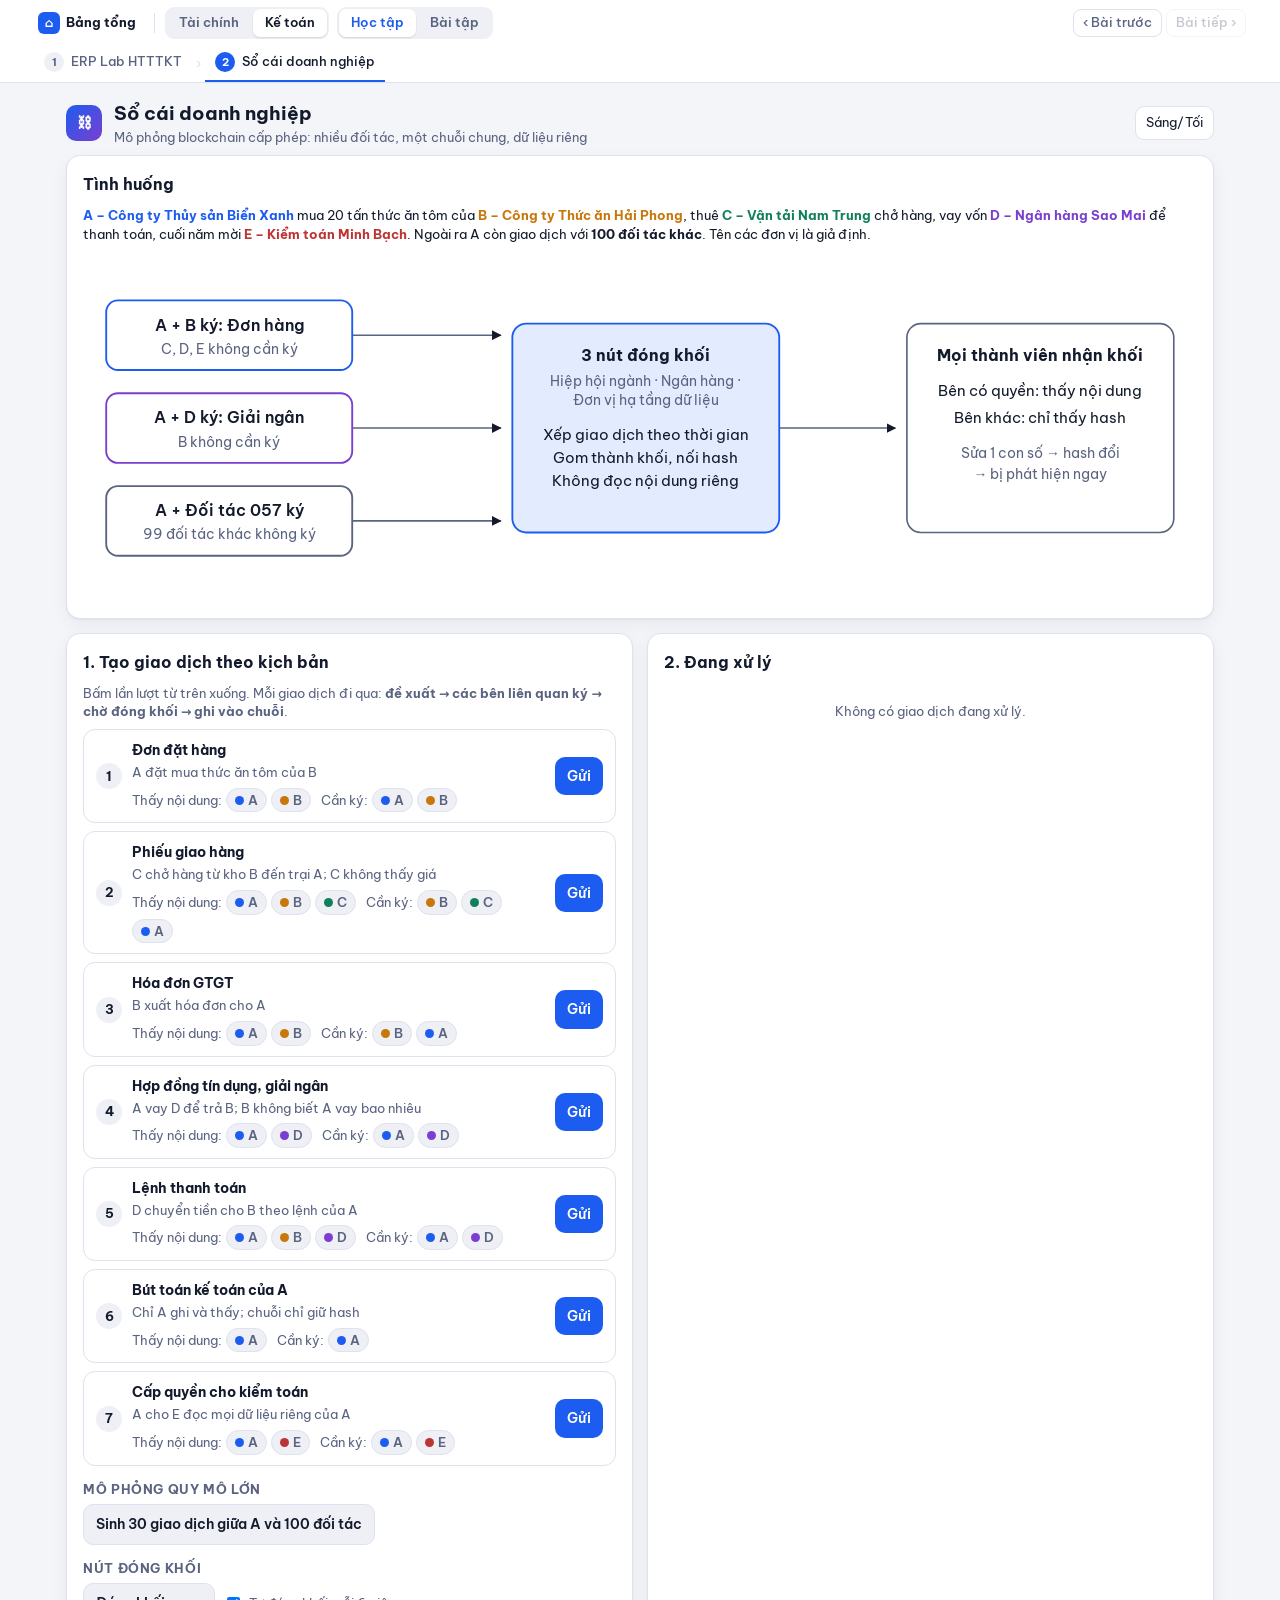
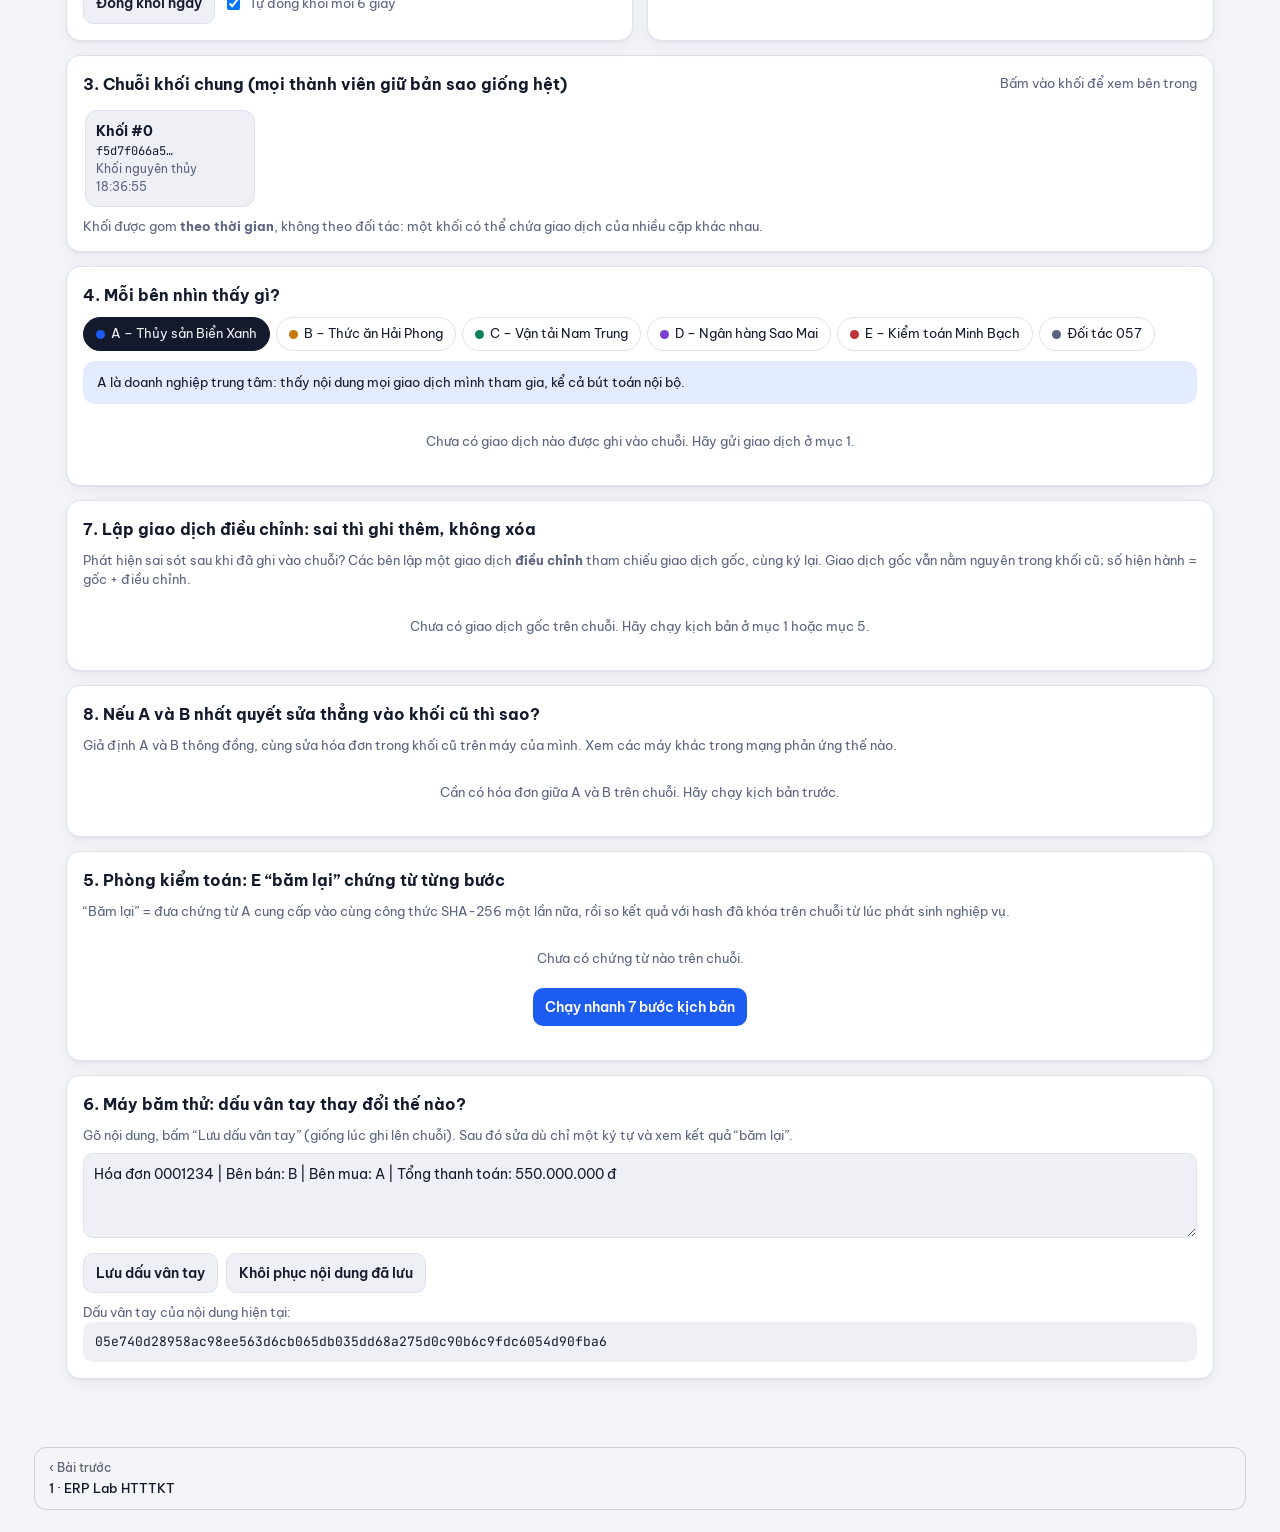
<file: doanh-nghiep.html>
<!doctype html>
<html lang="vi">
<head>
<meta charset="utf-8">
<meta name="viewport" content="width=device-width,initial-scale=1,viewport-fit=cover">
<title>Sổ cái doanh nghiệp</title>
<link rel="preconnect" href="https://fonts.googleapis.com">
<link rel="preconnect" href="https://fonts.gstatic.com" crossorigin>
<link href="https://fonts.googleapis.com/css2?family=Be+Vietnam+Pro:wght@400;500;600;700&family=JetBrains+Mono:wght@400;600&display=swap" rel="stylesheet">
<style>
:root{--bg:#f4f5f9;--surface:#fff;--surface2:#eef0f6;--ink:#131a2c;--muted:#5a6380;--line:#dde2ee;--accent:#1d5cf0;--accent-soft:#e3ebff;--ok:#11805a;--ok-soft:#dff3ea;--bad:#bd3434;--bad-soft:#fbe5e5;--warn:#9a6a00;--warn-soft:#fff4d6;--lock:#6b7390;
--pA:#1d5cf0;--pB:#c8770a;--pC:#11805a;--pD:#7a3fd0;--pE:#bd3434;--pX:#5a6380;--shadow:0 1px 2px rgba(19,26,44,.05),0 6px 18px rgba(19,26,44,.05);
--mono:"JetBrains Mono",ui-monospace,monospace;--sans:"Be Vietnam Pro",system-ui,sans-serif;color-scheme:light}
@media (prefers-color-scheme:dark){:root:not([data-theme="light"]){--bg:#0a0f1e;--surface:#111a2e;--surface2:#17213a;--ink:#e7ebf7;--muted:#95a0bf;--line:#243150;--accent:#7aa2ff;--accent-soft:rgba(122,162,255,.14);--ok:#3fcf92;--ok-soft:rgba(63,207,146,.12);--bad:#ff6f6f;--bad-soft:rgba(255,111,111,.12);--warn:#ffc94d;--warn-soft:rgba(255,201,77,.12);--lock:#8d96b4;--pA:#7aa2ff;--pB:#f5a524;--pC:#3fcf92;--pD:#b28cff;--pE:#ff7b7b;--pX:#95a0bf;--shadow:0 1px 2px rgba(0,0,0,.3),0 8px 24px rgba(0,0,0,.25);color-scheme:dark}}
:root[data-theme="dark"]{--bg:#0a0f1e;--surface:#111a2e;--surface2:#17213a;--ink:#e7ebf7;--muted:#95a0bf;--line:#243150;--accent:#7aa2ff;--accent-soft:rgba(122,162,255,.14);--ok:#3fcf92;--ok-soft:rgba(63,207,146,.12);--bad:#ff6f6f;--bad-soft:rgba(255,111,111,.12);--warn:#ffc94d;--warn-soft:rgba(255,201,77,.12);--lock:#8d96b4;--pA:#7aa2ff;--pB:#f5a524;--pC:#3fcf92;--pD:#b28cff;--pE:#ff7b7b;--pX:#95a0bf;--shadow:0 1px 2px rgba(0,0,0,.3),0 8px 24px rgba(0,0,0,.25);color-scheme:dark}
*{box-sizing:border-box}
html,body{margin:0;background:var(--bg);color:var(--ink);font-family:var(--sans);font-size:15px;line-height:1.5}
.wrap{max-width:1180px;margin:0 auto;padding:0 max(16px,env(safe-area-inset-right)) 40px max(16px,env(safe-area-inset-left))}
header{display:flex;align-items:center;gap:12px;padding:16px 0 8px;flex-wrap:wrap}
.logo{width:36px;height:36px;border-radius:10px;background:linear-gradient(135deg,var(--pA),var(--pD));display:grid;place-items:center;color:#fff;font-weight:700;flex:none}
h1{font-size:19px;margin:0}
.sub{font-size:13px;color:var(--muted)}
.sp{flex:1}
a.btnlink,.iconbtn{border:1px solid var(--line);background:var(--surface);color:var(--ink);border-radius:9px;padding:6px 10px;font:inherit;font-size:13px;text-decoration:none;cursor:pointer}
.grid{display:grid;gap:14px}
.g2{grid-template-columns:repeat(auto-fit,minmax(340px,1fr))}
.card{background:var(--surface);border:1px solid var(--line);border-radius:14px;padding:16px;box-shadow:var(--shadow);min-width:0}
.card h2{font-size:16px;margin:0 0 10px}
.card h3{font-size:12.5px;margin:14px 0 6px;color:var(--muted);text-transform:uppercase;letter-spacing:.05em}
.note{background:var(--accent-soft);border-radius:12px;padding:12px 14px;font-size:13.5px}
.note.warn{background:var(--warn-soft)}
.muted{color:var(--muted)}.small{font-size:12.5px}
.mono{font-family:var(--mono);font-size:12px;overflow-wrap:anywhere}
.btn{border:0;border-radius:10px;padding:9px 12px;font:inherit;font-weight:600;font-size:13.5px;cursor:pointer;background:var(--accent);color:#fff}
.btn.sec{background:var(--surface2);color:var(--ink);border:1px solid var(--line)}
.btn:disabled{opacity:.45;cursor:not-allowed}
.steps{display:flex;flex-direction:column;gap:8px}
.step{display:flex;gap:10px;align-items:center;border:1px solid var(--line);border-radius:12px;padding:10px 12px;background:var(--surface)}
.step .n{width:26px;height:26px;border-radius:50%;background:var(--surface2);display:grid;place-items:center;font-weight:700;font-size:13px;flex:none}
.step.done .n{background:var(--ok);color:#fff}
.step .t{flex:1;min-width:0}
.step .t b{display:block;font-size:14px}
.step .t span{font-size:12.5px;color:var(--muted)}
.chip{display:inline-flex;align-items:center;gap:4px;font-size:11.5px;font-weight:600;padding:2px 8px;border-radius:999px;border:1px solid var(--line);background:var(--surface2);white-space:nowrap}
.chip.ok{background:var(--ok-soft);color:var(--ok);border-color:transparent}
.chip.wait{background:var(--warn-soft);color:var(--warn);border-color:transparent}
.chip.bad{background:var(--bad-soft);color:var(--bad);border-color:transparent}
.dot{width:9px;height:9px;border-radius:50%;display:inline-block;flex:none}
.tbl{width:100%;border-collapse:collapse;font-size:13px}
.tbl th{text-align:left;font-weight:500;color:var(--muted);font-size:12px;padding:6px 8px;border-bottom:1px solid var(--line)}
.tbl td{padding:8px;border-bottom:1px solid var(--line);vertical-align:top}
.scroll{overflow-x:auto}.tall{max-height:520px;overflow-y:auto}
.chain{display:flex;gap:8px;overflow-x:auto;padding:4px 2px 10px}
.blk{flex:none;width:170px;border:1px solid var(--line);border-radius:12px;padding:10px;background:var(--surface2);font-size:12px;cursor:pointer}
.blk.sel{outline:2px solid var(--accent)}
.blk b{font-size:14px}
.seg{display:flex;flex-wrap:wrap;gap:6px}
.seg button{border:1px solid var(--line);background:var(--surface);color:var(--ink);border-radius:999px;padding:6px 12px;font:inherit;font-size:13px;cursor:pointer;display:flex;align-items:center;gap:6px}
.seg button.on{background:var(--ink);color:var(--bg);border-color:var(--ink)}
.kv{display:grid;grid-template-columns:auto 1fr;gap:2px 10px;font-size:12.5px}
.kv dt{color:var(--muted)}.kv dd{margin:0}
.lockbox{display:flex;gap:8px;align-items:flex-start;color:var(--lock);font-size:12.5px}
.flow{display:flex;gap:6px;flex-wrap:wrap;align-items:center;font-size:12px}
.flow .ph{padding:3px 8px;border-radius:8px;background:var(--surface2);color:var(--muted)}
.flow .ph.on{background:var(--warn-soft);color:var(--warn);font-weight:600}
.flow .ph.ok{background:var(--ok-soft);color:var(--ok);font-weight:600}
.item{border:1px solid var(--line);border-radius:12px;padding:10px 12px;margin-bottom:8px;background:var(--surface)}
.row{display:flex;gap:8px;flex-wrap:wrap;align-items:center}
select,input{font:inherit;font-size:14px;color:var(--ink);background:var(--surface2);border:1px solid var(--line);border-radius:10px;padding:7px 10px}
svg.arch{width:100%;height:auto;display:block}
.toast{position:fixed;left:50%;bottom:20px;transform:translateX(-50%);background:var(--ink);color:var(--bg);padding:10px 16px;border-radius:12px;font-size:13.5px;opacity:0;transition:opacity .2s;pointer-events:none;max-width:calc(100% - 32px);z-index:9}
.toast.show{opacity:1}
.hbox{font-family:var(--mono);font-size:13px;background:var(--surface2);border-radius:10px;padding:10px 12px;overflow-wrap:anywhere;line-height:1.6}
.hbox .x{background:var(--bad-soft);color:var(--bad);font-weight:700;border-radius:3px}
.hbox .m{color:var(--ok)}
.astep{border:1px solid var(--line);border-radius:12px;padding:12px 14px;margin-bottom:10px;background:var(--surface)}
.astep.off{opacity:.45}
.astep h4{margin:0 0 6px;font-size:14px;display:flex;gap:8px;align-items:center}
.astep h4 .n{width:24px;height:24px;border-radius:50%;background:var(--accent);color:#fff;display:grid;place-items:center;font-size:12px;flex:none}
.empty{padding:18px;text-align:center;color:var(--muted);font-size:13px}
</style>
<script src="./nav.js" defer></script>
</head>
<body>
<div class="wrap">
<header>
  <div class="logo">⛓</div>
  <div><h1>Sổ cái doanh nghiệp</h1><div class="sub">Mô phỏng blockchain cấp phép: nhiều đối tác, một chuỗi chung, dữ liệu riêng</div></div>
  <div class="sp"></div>
  <button class="iconbtn" id="themeBtn">Sáng/Tối</button>
</header>

<div class="card">
  <h2>Tình huống</h2>
  <p style="margin:0 0 10px" class="small"><b style="color:var(--pA)">A – Công ty Thủy sản Biển Xanh</b> mua 20 tấn thức ăn tôm của <b style="color:var(--pB)">B – Công ty Thức ăn Hải Phong</b>, thuê <b style="color:var(--pC)">C – Vận tải Nam Trung</b> chở hàng, vay vốn <b style="color:var(--pD)">D – Ngân hàng Sao Mai</b> để thanh toán, cuối năm mời <b style="color:var(--pE)">E – Kiểm toán Minh Bạch</b>. Ngoài ra A còn giao dịch với <b>100 đối tác khác</b>. Tên các đơn vị là giả định.</p>
  <svg class="arch" viewBox="0 0 960 300" role="img" aria-label="Kiến trúc mạng: các bên ký xác nhận, nút đóng khối gom giao dịch, mọi nút nhận khối chứa hash">
    <defs><marker id="ar" viewBox="0 0 10 10" refX="9" refY="5" markerWidth="6" markerHeight="6" orient="auto-start-reverse"><path d="M0 0L10 5L0 10z" fill="currentColor"/></marker></defs>
    <g style="color:var(--muted)" fill="none" stroke="currentColor" stroke-width="1.4">
      <path d="M232 70 H360" marker-end="url(#ar)"/><path d="M232 150 H360" marker-end="url(#ar)"/><path d="M232 230 H360" marker-end="url(#ar)"/>
      <path d="M600 150 H700" marker-end="url(#ar)"/>
    </g>
    <g font-family="Be Vietnam Pro, sans-serif">
      <rect x="20" y="40" width="212" height="60" rx="10" fill="none" stroke="var(--pA)" stroke-width="1.6"/><text x="126" y="66" text-anchor="middle" font-size="14" font-weight="600" fill="var(--ink)">A + B ký: Đơn hàng</text><text x="126" y="86" text-anchor="middle" font-size="12" fill="var(--muted)">C, D, E không cần ký</text>
      <rect x="20" y="120" width="212" height="60" rx="10" fill="none" stroke="var(--pD)" stroke-width="1.6"/><text x="126" y="146" text-anchor="middle" font-size="14" font-weight="600" fill="var(--ink)">A + D ký: Giải ngân</text><text x="126" y="166" text-anchor="middle" font-size="12" fill="var(--muted)">B không cần ký</text>
      <rect x="20" y="200" width="212" height="60" rx="10" fill="none" stroke="var(--pX)" stroke-width="1.6"/><text x="126" y="226" text-anchor="middle" font-size="14" font-weight="600" fill="var(--ink)">A + Đối tác 057 ký</text><text x="126" y="246" text-anchor="middle" font-size="12" fill="var(--muted)">99 đối tác khác không ký</text>
      <rect x="370" y="60" width="230" height="180" rx="12" fill="var(--accent-soft)" stroke="var(--accent)" stroke-width="1.6"/>
      <text x="485" y="92" text-anchor="middle" font-size="14" font-weight="700" fill="var(--ink)">3 nút đóng khối</text>
      <text x="485" y="114" text-anchor="middle" font-size="12" fill="var(--muted)">Hiệp hội ngành · Ngân hàng ·</text>
      <text x="485" y="130" text-anchor="middle" font-size="12" fill="var(--muted)">Đơn vị hạ tầng dữ liệu</text>
      <text x="485" y="160" text-anchor="middle" font-size="12.5" fill="var(--ink)">Xếp giao dịch theo thời gian</text>
      <text x="485" y="180" text-anchor="middle" font-size="12.5" fill="var(--ink)">Gom thành khối, nối hash</text>
      <text x="485" y="200" text-anchor="middle" font-size="12.5" fill="var(--ink)">Không đọc nội dung riêng</text>
      <rect x="710" y="60" width="230" height="180" rx="12" fill="none" stroke="var(--muted)" stroke-width="1.4"/>
      <text x="825" y="92" text-anchor="middle" font-size="14" font-weight="700" fill="var(--ink)">Mọi thành viên nhận khối</text>
      <text x="825" y="122" text-anchor="middle" font-size="12.5" fill="var(--ink)">Bên có quyền: thấy nội dung</text>
      <text x="825" y="146" text-anchor="middle" font-size="12.5" fill="var(--ink)">Bên khác: chỉ thấy hash</text>
      <text x="825" y="176" text-anchor="middle" font-size="12" fill="var(--muted)">Sửa 1 con số → hash đổi</text>
      <text x="825" y="194" text-anchor="middle" font-size="12" fill="var(--muted)">→ bị phát hiện ngay</text>
    </g>
  </svg>
</div>

<div class="grid g2" style="margin-top:14px">
  <div class="card">
    <h2>1. Tạo giao dịch theo kịch bản</h2>
    <div class="small muted" style="margin-bottom:8px">Bấm lần lượt từ trên xuống. Mỗi giao dịch đi qua: <b>đề xuất → các bên liên quan ký → chờ đóng khối → ghi vào chuỗi</b>.</div>
    <div class="steps" id="steps"></div>
    <h3>Mô phỏng quy mô lớn</h3>
    <div class="row"><button class="btn sec" id="massBtn">Sinh 30 giao dịch giữa A và 100 đối tác</button></div>
    <h3>Nút đóng khối</h3>
    <div class="row"><button class="btn sec" id="cutBtn">Đóng khối ngay</button><label class="small muted row" style="gap:6px"><input type="checkbox" id="autoCut" checked> Tự đóng khối mỗi 6 giây</label></div>
  </div>
  <div class="card">
    <h2>2. Đang xử lý</h2>
    <div id="pending" class="tall"></div>
  </div>
</div>

<div class="card" style="margin-top:14px">
  <div class="row"><h2 style="margin:0">3. Chuỗi khối chung (mọi thành viên giữ bản sao giống hệt)</h2><span class="sp"></span><span class="small muted">Bấm vào khối để xem bên trong</span></div>
  <div class="chain" id="chain" style="margin-top:10px"></div>
  <div id="blkDetail"></div>
</div>

<div class="card" style="margin-top:14px">
  <h2>4. Mỗi bên nhìn thấy gì?</h2>
  <div class="seg" id="views"></div>
  <div class="note small" id="viewNote" style="margin:10px 0"></div>
  <div class="scroll" id="ledger"></div>
  <div id="tools"></div>
</div>

<div class="card" style="margin-top:14px">
  <h2>7. Lập giao dịch điều chỉnh: sai thì ghi thêm, không xóa</h2>
  <div class="small muted" style="margin-bottom:10px">Phát hiện sai sót sau khi đã ghi vào chuỗi? Các bên lập một giao dịch <b>điều chỉnh</b> tham chiếu giao dịch gốc, cùng ký lại. Giao dịch gốc vẫn nằm nguyên trong khối cũ; số hiện hành = gốc + điều chỉnh.</div>
  <div id="adjust"></div>
</div>

<div class="card" style="margin-top:14px">
  <h2>8. Nếu A và B nhất quyết sửa thẳng vào khối cũ thì sao?</h2>
  <div class="small muted" style="margin-bottom:10px">Giả định A và B thông đồng, cùng sửa hóa đơn trong khối cũ trên máy của mình. Xem các máy khác trong mạng phản ứng thế nào.</div>
  <div id="rewrite"></div>
</div>

<div class="card" style="margin-top:14px" id="auditCard">
  <h2>5. Phòng kiểm toán: E “băm lại” chứng từ từng bước</h2>
  <div class="small muted" style="margin-bottom:10px">“Băm lại” = đưa chứng từ A cung cấp vào cùng công thức SHA-256 một lần nữa, rồi so kết quả với hash đã khóa trên chuỗi từ lúc phát sinh nghiệp vụ.</div>
  <div id="audit"></div>
</div>

<div class="card" style="margin-top:14px">
  <h2>6. Máy băm thử: dấu vân tay thay đổi thế nào?</h2>
  <div class="small muted" style="margin-bottom:8px">Gõ nội dung, bấm “Lưu dấu vân tay” (giống lúc ghi lên chuỗi). Sau đó sửa dù chỉ một ký tự và xem kết quả “băm lại”.</div>
  <textarea id="hsIn" rows="3" style="width:100%;font:inherit;font-size:14px;color:var(--ink);background:var(--surface2);border:1px solid var(--line);border-radius:10px;padding:10px">Hóa đơn 0001234 | Bên bán: B | Bên mua: A | Tổng thanh toán: 550.000.000 đ</textarea>
  <div class="row" style="margin-top:8px"><button class="btn sec" id="hsSave">Lưu dấu vân tay</button><button class="btn sec" id="hsReset">Khôi phục nội dung đã lưu</button></div>
  <div id="hsOut" style="margin-top:10px"></div>
</div>
</div>
<div class="toast" id="toast"></div>
<script>
function sha256(str){
  function rr(v,a){return (v>>>a)|(v<<(32-a));}
  var K=[0x428a2f98,0x71374491,0xb5c0fbcf,0xe9b5dba5,0x3956c25b,0x59f111f1,0x923f82a4,0xab1c5ed5,0xd807aa98,0x12835b01,0x243185be,0x550c7dc3,0x72be5d74,0x80deb1fe,0x9bdc06a7,0xc19bf174,0xe49b69c1,0xefbe4786,0x0fc19dc6,0x240ca1cc,0x2de92c6f,0x4a7484aa,0x5cb0a9dc,0x76f988da,0x983e5152,0xa831c66d,0xb00327c8,0xbf597fc7,0xc6e00bf3,0xd5a79147,0x06ca6351,0x14292967,0x27b70a85,0x2e1b2138,0x4d2c6dfc,0x53380d13,0x650a7354,0x766a0abb,0x81c2c92e,0x92722c85,0xa2bfe8a1,0xa81a664b,0xc24b8b70,0xc76c51a3,0xd192e819,0xd6990624,0xf40e3585,0x106aa070,0x19a4c116,0x1e376c08,0x2748774c,0x34b0bcb5,0x391c0cb3,0x4ed8aa4a,0x5b9cca4f,0x682e6ff3,0x748f82ee,0x78a5636f,0x84c87814,0x8cc70208,0x90befffa,0xa4506ceb,0xbef9a3f7,0xc67178f2];
  var bytes=new TextEncoder().encode(str),l=bytes.length,n=((l+9+63)>>6)<<6,m=new Uint8Array(n);
  m.set(bytes);m[l]=0x80;var dv=new DataView(m.buffer);dv.setUint32(n-4,(l*8)>>>0);dv.setUint32(n-8,Math.floor(l*8/4294967296));
  var H=[0x6a09e667,0xbb67ae85,0x3c6ef372,0xa54ff53a,0x510e527f,0x9b05688c,0x1f83d9ab,0x5be0cd19],W=new Int32Array(64);
  for(var i=0;i<n;i+=64){
    for(var t=0;t<16;t++)W[t]=dv.getUint32(i+t*4);
    for(t=16;t<64;t++){var x=W[t-15],y=W[t-2];W[t]=(W[t-16]+(rr(x,7)^rr(x,18)^(x>>>3))+W[t-7]+(rr(y,17)^rr(y,19)^(y>>>10)))|0;}
    var a=H[0],b=H[1],c=H[2],d=H[3],e=H[4],f=H[5],g=H[6],h=H[7];
    for(t=0;t<64;t++){var t1=(h+(rr(e,6)^rr(e,11)^rr(e,25))+((e&f)^(~e&g))+K[t]+W[t])|0;var t2=((rr(a,2)^rr(a,13)^rr(a,22))+((a&b)^(a&c)^(b&c)))|0;h=g;g=f;f=e;e=(d+t1)|0;d=c;c=b;b=a;a=(t1+t2)|0;}
    H[0]=(H[0]+a)|0;H[1]=(H[1]+b)|0;H[2]=(H[2]+c)|0;H[3]=(H[3]+d)|0;H[4]=(H[4]+e)|0;H[5]=(H[5]+f)|0;H[6]=(H[6]+g)|0;H[7]=(H[7]+h)|0;
  }
  var s='';for(i=0;i<8;i++)s+=(H[i]>>>0).toString(16).padStart(8,'0');return s;
}
function zeroBits(hex){var n=0;for(var i=0;i<hex.length;i++){var v=parseInt(hex[i],16);if(v===0){n+=4;continue;}return n+Math.clz32(v)-28;}return n;}

const $=id=>document.getElementById(id);
const esc=s=>String(s??'').replace(/[&<>"']/g,c=>({'&':'&amp;','<':'&lt;','>':'&gt;','"':'&quot;',"'":'&#39;'}[c]));
const sleep=ms=>new Promise(r=>setTimeout(r,ms));
const rnd=()=>{const a=new Uint8Array(6);crypto.getRandomValues(a);return [...a].map(x=>x.toString(16).padStart(2,'0')).join('');};
const fT=t=>new Date(t).toLocaleTimeString('vi-VN',{hour:'2-digit',minute:'2-digit',second:'2-digit'});
function toast(m){const t=$('toast');t.textContent=m;t.classList.add('show');clearTimeout(toast._t);toast._t=setTimeout(()=>t.classList.remove('show'),3000);}
const sh=h=>h.slice(0,10)+'…';

const P={A:{name:'A – Thủy sản Biển Xanh',short:'A',col:'var(--pA)'},B:{name:'B – Thức ăn Hải Phong',short:'B',col:'var(--pB)'},
  C:{name:'C – Vận tải Nam Trung',short:'C',col:'var(--pC)'},D:{name:'D – Ngân hàng Sao Mai',short:'D',col:'var(--pD)'},
  E:{name:'E – Kiểm toán Minh Bạch',short:'E',col:'var(--pE)'},P057:{name:'Đối tác 057',short:'057',col:'var(--pX)'}};
const pname=k=>P[k]?P[k].name:('Đối tác '+k.slice(1));
const pshort=k=>P[k]?P[k].short:k.slice(1);
const pcol=k=>P[k]?P[k].col:'var(--pX)';

const SCEN=[
 {key:'s1',label:'Đơn đặt hàng',members:['A','B'],signers:['A','B'],desc:'A đặt mua thức ăn tôm của B',
  data:{'Bên mua':'A – Thủy sản Biển Xanh','Bên bán':'B – Thức ăn Hải Phong','Hàng hóa':'Thức ăn tôm, 20 tấn','Đơn giá':'25.000.000 đ/tấn','Tổng giá trị':'500.000.000 đ','Giao hàng':'Trong 5 ngày'}},
 {key:'s2',label:'Phiếu giao hàng',members:['A','B','C'],signers:['B','C','A'],desc:'C chở hàng từ kho B đến trại A; C không thấy giá',
  data:{'Hàng hóa':'Thức ăn tôm, 20 tấn (800 bao)','Từ':'Kho B – Cam Ranh','Đến':'Trại nuôi A – Vạn Ninh','Xe':'79C-123.45','Tình trạng':'Đủ số lượng, bao bì nguyên vẹn'}},
 {key:'s3',label:'Hóa đơn GTGT',members:['A','B'],signers:['B','A'],desc:'B xuất hóa đơn cho A',
  data:{'Số hóa đơn':'0001234','Tiền hàng':'500.000.000 đ','Thuế GTGT 10%':'50.000.000 đ','Tổng thanh toán':'550.000.000 đ','Hạn thanh toán':'30 ngày'}},
 {key:'s4',label:'Hợp đồng tín dụng, giải ngân',members:['A','D'],signers:['A','D'],desc:'A vay D để trả B; B không biết A vay bao nhiêu',
  data:{'Bên vay':'A – Thủy sản Biển Xanh','Số tiền vay':'400.000.000 đ','Lãi suất':'7,5%/năm','Kỳ hạn':'6 tháng','Mục đích':'Thanh toán hóa đơn 0001234','Tài sản bảo đảm':'Lô tôm thương phẩm tại trại Vạn Ninh'}},
 {key:'s5',label:'Lệnh thanh toán',members:['A','B','D'],signers:['A','D'],desc:'D chuyển tiền cho B theo lệnh của A',
  data:{'Người trả':'A (qua Ngân hàng D)','Người nhận':'B – Thức ăn Hải Phong','Số tiền':'550.000.000 đ','Nguồn':'400.000.000 đ vốn vay + 150.000.000 đ tự có','Tham chiếu':'Hóa đơn 0001234'}},
 {key:'s6',label:'Bút toán kế toán của A',members:['A'],signers:['A'],desc:'Chỉ A ghi và thấy; chuỗi chỉ giữ hash',
  data:{'Ghi nhận mua hàng':'Nợ TK 152: 500.000.000 · Nợ TK 133: 50.000.000 / Có TK 331: 550.000.000','Ghi nhận vay':'Nợ TK 112: 400.000.000 / Có TK 341: 400.000.000','Ghi nhận thanh toán':'Nợ TK 331: 550.000.000 / Có TK 112: 550.000.000'}},
 {key:'s7',label:'Cấp quyền cho kiểm toán',members:['A','E'],signers:['A','E'],desc:'A cho E đọc mọi dữ liệu riêng của A',grant:true,
  data:{'Phạm vi':'Toàn bộ giao dịch có A tham gia, năm tài chính 2026','Thời hạn quyền':'Đến 31/03/2027','Mục đích':'Kiểm toán báo cáo tài chính'}}
];
const ORD=['Hiệp hội ngành','Ngân hàng Sao Mai','Đơn vị hạ tầng dữ liệu'];

const S={txs:[],blocks:[],view:'A',sel:null,grantE:false,done:new Set(),busy:false,tamper:null};
const GEN={n:0,time:Date.now(),prev:'0'.repeat(64),entries:[],hash:sha256('khoi-nguyen-thuy')};
S.blocks.push(GEN);
const collKey=m=>[...m].sort().join('-');
const canSee=(v,tx)=>tx.members.includes(v)||(v==='E'&&S.grantE&&tx.members.includes('A'));

function makeTx(t,extra){
  const id='tx'+rnd().slice(0,6);const salt=rnd();
  const tx={id,label:t.label,members:t.members,signers:t.signers,data:t.data,salt,time:Date.now(),sigs:{},status:'proposed',block:null,grant:!!t.grant,key:t.key,...(extra||{})};
  tx.hash=sha256(JSON.stringify(tx.data)+'|'+salt);
  return tx;
}
async function runTx(tx){
  S.txs.push(tx);render();
  await sleep(500);tx.status='signing';render();
  for(const s of tx.signers){await sleep(600);if(tx.reject&&tx.reject.includes(s)){tx.status='rejected';tx.rejectBy=s;render();return;}tx.sigs[s]=sha256('ky:'+s+':'+tx.hash).slice(0,16);render();}
  await sleep(300);tx.status='pending';render();
}
async function cutBlock(){
  const pend=S.txs.filter(t=>t.status==='pending');if(!pend.length)return;
  for(const t of pend)t.status='ordering';render();await sleep(700);
  const prev=S.blocks[S.blocks.length-1];
  const entries=pend.map(t=>({id:t.id,coll:collKey(t.members),hash:t.hash,sig:Object.keys(t.sigs).length}));
  const n=prev.n+1,time=Date.now();
  const hash=sha256(n+'|'+prev.hash+'|'+time+'|'+entries.map(e=>e.id+':'+e.hash).join(','));
  S.blocks.push({n,time,prev:prev.hash,entries,hash,orders:2+Math.round(Math.random())});
  for(const t of pend){t.status='committed';t.block=n;if(t.grant)S.grantE=true;}
  S.sel=n;render();
}
setInterval(()=>{if($('autoCut').checked)cutBlock();},6000);

async function runScenario(i){
  const t=SCEN[i];if(S.done.has(t.key))return;S.done.add(t.key);renderSteps();
  await runTx(makeTx(t));
}
async function mass(){
  $('massBtn').disabled=true;
  const items=['Thức ăn bổ sung','Chế phẩm sinh học','Bao bì','Đá lạnh','Dịch vụ thú y','Điện năng','Lưới, bạt','Vận chuyển nội địa'];
  const jobs=[];
  for(let i=0;i<30;i++){
    const p=i%10===3?'P057':'P'+String(1+Math.floor(Math.random()*100)).padStart(3,'0');
    const v=(5+Math.floor(Math.random()*95))*1e6;
    const t={label:'Hóa đơn '+items[i%items.length].toLowerCase(),members:['A',p],signers:['A',p],
      data:{'Bên mua':'A – Thủy sản Biển Xanh','Bên bán':'Đối tác '+p.slice(1),'Hàng hóa/dịch vụ':items[i%items.length],'Giá trị':v.toLocaleString('vi-VN')+' đ'}};
    jobs.push(runTx(makeTx(t)));await sleep(120);
  }
  await Promise.all(jobs);$('massBtn').disabled=false;toast('Đã gửi 30 giao dịch. Mỗi giao dịch chỉ cần A và đúng một đối tác ký.');
}

/* ---------- render ---------- */
function chip(k){return `<span class="chip"><span class="dot" style="background:${pcol(k)}"></span>${esc(pshort(k))}</span>`;}
function renderSteps(){
  $('steps').innerHTML=SCEN.map((t,i)=>`<div class="step ${S.done.has(t.key)?'done':''}"><div class="n">${S.done.has(t.key)?'✓':i+1}</div><div class="t"><b>${esc(t.label)}</b><span>${esc(t.desc)}</span><div class="row" style="margin-top:4px;gap:4px"><span class="small muted">Thấy nội dung:</span>${t.members.map(chip).join('')}<span class="small muted" style="margin-left:6px">Cần ký:</span>${t.signers.map(chip).join('')}</div></div><button class="btn ${S.done.has(t.key)?'sec':''}" data-s="${i}" ${S.done.has(t.key)?'disabled':''}>${S.done.has(t.key)?'Đã gửi':'Gửi'}</button></div>`).join('');
}
function phase(tx){const order=['proposed','signing','pending','ordering','committed'];const names=['Đề xuất','Các bên ký','Chờ đóng khối','Nút đóng khối xếp thứ tự','Đã ghi vào khối'];
  const i=order.indexOf(tx.status);return `<div class="flow">${names.map((n,j)=>`<span class="ph ${j<i||tx.status==='committed'?'ok':j===i?'on':''}">${n}</span>`).join('<span class="muted">›</span>')}</div>`;}
function renderPending(){
  const list=S.txs.filter(t=>t.status!=='committed').slice(-12).reverse();
  const recent=S.txs.filter(t=>t.status==='committed').slice(-3).reverse();
  const card=t=>`<div class="item"><div class="row"><b style="font-size:14px">${esc(t.label)}</b><span class="mono muted">${t.id}</span><span class="sp"></span>${t.status==='committed'?`<span class="chip ok">Khối #${t.block}</span>`:''}${t.status==='rejected'?'<span class="chip bad">Không được ghi: thiếu chữ ký</span>':''}</div>
    <div style="margin:6px 0">${phase(t)}</div>
    <div class="row small" style="gap:4px"><span class="muted">Chữ ký:</span>${t.signers.map(s=>`<span class="chip ${t.sigs[s]?'ok':t.rejectBy===s?'bad':'wait'}"><span class="dot" style="background:${pcol(s)}"></span>${esc(pshort(s))} ${t.sigs[s]?'đã ký':t.rejectBy===s?'từ chối ký':'đang chờ'}</span>`).join('')}</div>
    <div class="small muted" style="margin-top:4px">Hash dữ liệu riêng: <span class="mono">${sh(t.hash)}</span></div></div>`;
  $('pending').innerHTML=(list.length?list.map(card).join(''):'<div class="empty">Không có giao dịch đang xử lý.</div>')+(recent.length?`<h3 style="font-size:12.5px;color:var(--muted);text-transform:uppercase;letter-spacing:.05em">Vừa ghi xong</h3>`+recent.map(card).join(''):'');
}
function renderChain(){
  $('chain').innerHTML=S.blocks.map(b=>`<div class="blk ${S.sel===b.n?'sel':''}" data-b="${b.n}"><b>Khối #${b.n}</b><div class="mono">${sh(b.hash)}</div><div class="muted">${b.n?b.entries.length+' giao dịch':'Khối nguyên thủy'}</div><div class="muted">${fT(b.time)}</div>${b.n?`<div class="muted">Trỏ về: <span class="mono">${b.prev.slice(0,6)}…</span></div>`:''}</div>`).join('');
  const b=S.blocks.find(x=>x.n===S.sel);
  if(!b||!b.n){$('blkDetail').innerHTML='<div class="small muted">Khối được gom <b>theo thời gian</b>, không theo đối tác: một khối có thể chứa giao dịch của nhiều cặp khác nhau.</div>';return;}
  $('blkDetail').innerHTML=`<div class="note small" style="margin-bottom:8px">Khối #${b.n} được ${b.orders}/3 nút đóng khối đồng thuận (${ORD.join(', ')}). <b>Đây là nội dung mọi thành viên đều nhận được</b>: chỉ có mã giao dịch, tên bộ dữ liệu riêng và hash, không có số tiền hay hàng hóa.</div>
  <div class="scroll"><table class="tbl"><tr><th>Mã giao dịch</th><th>Bộ dữ liệu riêng (ai được đọc)</th><th>Hash nội dung</th><th>Số chữ ký</th></tr>${b.entries.map(e=>`<tr><td class="mono">${e.id}</td><td>${e.coll.split('-').map(chip).join(' ')}</td><td class="mono">${e.hash.slice(0,24)}…</td><td>${e.sig}</td></tr>`).join('')}</table></div>`;
}
const VIEWS=['A','B','C','D','E','P057'];
function renderViews(){
  $('views').innerHTML=VIEWS.map(v=>`<button data-v="${v}" class="${S.view===v?'on':''}"><span class="dot" style="background:${pcol(v)}"></span>${esc(pname(v))}</button>`).join('');
  const notes={A:'A là doanh nghiệp trung tâm: thấy nội dung mọi giao dịch mình tham gia, kể cả bút toán nội bộ.',B:'B chỉ thấy giao dịch với A (đơn hàng, giao hàng, hóa đơn, thanh toán). B không biết A vay ngân hàng bao nhiêu, không thấy sổ kế toán của A.',
    C:'C chỉ thấy phiếu giao hàng: biết chở gì, từ đâu đến đâu, nhưng không biết giá trị lô hàng.',D:'Ngân hàng D thấy hợp đồng tín dụng và lệnh thanh toán, không thấy đơn giá mua hàng giữa A và B.',
    E:S.grantE?'A đã cấp quyền: E đọc được mọi dữ liệu riêng có A tham gia và tự kiểm tra hash với chuỗi.':'E chưa được cấp quyền: hiện chỉ thấy hash. Hãy gửi bước 7 “Cấp quyền cho kiểm toán”.',
    P057:'Đối tác 057 là một trong 100 đối tác: giữ cùng chuỗi khối, nhưng chỉ đọc được giao dịch của chính mình với A; mọi giao dịch khác chỉ là hash.'};
  $('viewNote').innerHTML=notes[S.view];
}
function renderLedger(){
  const v=S.view;const rows=S.txs.filter(t=>t.status==='committed');
  if(!rows.length){$('ledger').innerHTML='<div class="empty">Chưa có giao dịch nào được ghi vào chuỗi. Hãy gửi giao dịch ở mục 1.</div>';$('tools').innerHTML='';return;}
  const seen=rows.filter(t=>canSee(v,t)).length;
  $('ledger').innerHTML=`<div class="small muted" style="margin-bottom:6px">${esc(pname(v))} đọc được nội dung <b>${seen}/${rows.length}</b> giao dịch trên chuỗi; phần còn lại chỉ thấy hash.</div><div class="tall"><table class="tbl"><tr><th>Khối</th><th>Giao dịch</th><th>Nội dung ${esc(pname(v))} nhìn thấy</th></tr>${rows.slice().reverse().map(t=>{
    const ok=canSee(v,t);
    const adjs=adjsOf(t);const cur=adjs.length?currentData(t):null;
    return `<tr><td>#${t.block}</td><td><div class="mono">${t.id}</div>${t.adjOf?'<span class="chip wait">Điều chỉnh</span>':''}<div>${t.members.map(chip).join(' ')}</div></td><td>${ok?`<div style="font-weight:600;margin-bottom:4px">${esc(t.label)}</div><dl class="kv">${Object.entries(t.data).map(([k,x])=>`<dt>${esc(k)}</dt><dd>${esc(x)}</dd>`).join('')}</dl>${cur?`<div class="small" style="margin-top:6px;color:var(--warn)"><b>Đã điều chỉnh ở khối #${adjs.map(a=>a.block).join(', #')}.</b> Giá trị hiện hành: ${Object.entries(cur).filter(([k,x])=>x!==t.data[k]).map(([k,x])=>esc(k)+' = '+esc(x)).join('; ')}</div>`:''}`:`<div class="lockbox"><span>🔒</span><div>Dữ liệu riêng của ${t.members.map(m=>esc(pshort(m))).join(', ')}<br><span class="mono">hash ${t.hash.slice(0,24)}…</span></div></div>`}</td></tr>`;}).join('')}</table></div>`;
  renderTools();
}
function renderTools(){
  const v=S.view,el=$('tools');if(el.contains(document.activeElement)&&el.dataset.tv===v)return;el.dataset.tv=v;const mine=S.txs.filter(t=>t.status==='committed'&&t.members.includes('A'));
  if(v==='A'&&mine.length){
    const cur=S.tamper&&mine.find(t=>t.id===S.tamper.id)?S.tamper:{id:mine[0].id,field:Object.keys(mine[0].data)[0]};S.tamper=cur;
    const tx=mine.find(t=>t.id===cur.id);
    el.innerHTML=`<h3 style="font-size:12.5px;color:var(--muted);text-transform:uppercase;letter-spacing:.05em;margin-top:16px">Thử gian lận: A sửa dữ liệu sau khi đã ghi</h3>
    <div class="row"><select id="tmTx">${mine.map(t=>`<option value="${t.id}" ${t.id===cur.id?'selected':''}>${esc(t.label)} (${t.id})</option>`).join('')}</select>
    <select id="tmField">${Object.keys(tx.data).map(k=>`<option ${k===cur.field?'selected':''}>${esc(k)}</option>`).join('')}</select>
    <input id="tmVal" value="${esc(tx.data[cur.field])}" style="flex:1;min-width:200px"><button class="btn sec" id="tmBtn">Kiểm tra với chuỗi</button></div><div id="tmRes" class="small" style="margin-top:8px">${S.tmMsg||''}</div>`;
  }else if(v==='E'){
    el.innerHTML=`<h3 style="font-size:12.5px;color:var(--muted);text-transform:uppercase;letter-spacing:.05em;margin-top:16px">Kiểm toán tự động</h3><button class="btn" id="audBtn" ${S.grantE?'':'disabled'}>Đối chiếu toàn bộ dữ liệu của A với hash trên chuỗi</button><div id="audRes" class="small" style="margin-top:8px">${S.audMsg||''}</div>`;
  }else el.innerHTML='';
}
function render(){renderPending();renderChain();renderViews();renderLedger();renderAudit();renderAdjust();renderRewrite();}

/* ---------- Giao dịch điều chỉnh ---------- */
const adjsOf=t=>S.txs.filter(x=>x.adjOf===t.id&&x.status==='committed').sort((a,b)=>a.time-b.time);
function currentData(t){const d={...t.data};for(const a of adjsOf(t))Object.assign(d,a.adjNew);return d;}
S.adj={id:null,vals:{},reason:'',refuse:false};
function renderAdjust(){
  const el=$('adjust');const ae=document.activeElement;if(el.contains(ae)&&/^(INPUT|SELECT|TEXTAREA)$/.test(ae.tagName)&&!renderAdjust.force)return;renderAdjust.force=false;
  const origs=S.txs.filter(t=>t.status==='committed'&&t.members.includes('A')&&!t.adjOf&&!t.grant);
  if(!origs.length){el.innerHTML='<div class="empty">Chưa có giao dịch gốc trên chuỗi. Hãy chạy kịch bản ở mục 1 hoặc mục 5.</div>';return;}
  const a=S.adj;if(!a.id||!origs.find(t=>t.id===a.id)){const inv=origs.find(t=>t.key==='s3')||origs[0];a.id=inv.id;a.vals={...currentData(inv)};a.reason='';}
  const t=origs.find(x=>x.id===a.id);const cur=currentData(t);const signers=t.members.filter(m=>P[m]||m.startsWith('P'));
  const list=S.txs.filter(x=>x.adjOf===t.id);
  el.innerHTML=`<div class="row" style="margin-bottom:10px"><span class="small muted">Giao dịch gốc cần điều chỉnh:</span><select id="adjTx">${origs.map(x=>`<option value="${x.id}" ${x.id===a.id?'selected':''}>${esc(x.label)} · khối #${x.block}</option>`).join('')}</select>${t.key==='s3'?'<button class="btn sec" id="adjDemo">Điền ví dụ: sai đơn giá 25 → 24 triệu/tấn</button>':''}</div>
  <div class="scroll"><table class="tbl"><tr><th>Mục</th><th>Giá trị hiện hành</th><th>Giá trị đúng (sửa ô cần điều chỉnh)</th></tr>${Object.keys(cur).map((k,i)=>`<tr><td>${esc(k)}</td><td>${esc(cur[k])}</td><td><input data-adjf="${esc(k)}" value="${esc(a.vals[k]??cur[k])}" style="width:100%;${(a.vals[k]??cur[k])!==cur[k]?'border-color:var(--warn);background:var(--warn-soft)':''}"></td></tr>`).join('')}</table></div>
  <div class="row" style="margin-top:8px"><input id="adjReason" placeholder="Lý do điều chỉnh" value="${esc(a.reason)}" style="flex:1;min-width:240px"></div>
  <div class="row small" style="margin-top:8px"><span class="muted">Cần chữ ký lại của tất cả các bên đã ký giao dịch gốc:</span>${signers.map(chip).join('')}<label class="row" style="gap:6px;margin-left:8px"><input type="checkbox" id="adjRefuse" ${a.refuse?'checked':''}> Giả định ${esc(pname(signers.find(x=>x!=='A')||'A'))} từ chối ký</label></div>
  <div class="row" style="margin-top:10px"><button class="btn" id="adjSend">Lập và gửi giao dịch điều chỉnh</button></div>
  ${list.length?`<h3 style="font-size:12.5px;color:var(--muted);text-transform:uppercase;letter-spacing:.05em;margin-top:16px">Lịch sử của giao dịch này trên chuỗi</h3>
  <div class="scroll"><table class="tbl"><tr><th>Khối</th><th>Giao dịch</th><th>Nội dung</th><th>Trạng thái</th></tr>
  <tr><td>#${t.block}</td><td>${esc(t.label)} (gốc)<div class="mono">${t.id}</div></td><td>${Object.keys(t.data).filter(k=>list.some(x=>x.adjNew&&k in x.adjNew)).map(k=>esc(k)+': '+esc(t.data[k])).join('<br>')}</td><td><span class="chip ok">Vẫn nguyên, hash không đổi</span></td></tr>
  ${list.map(x=>`<tr><td>${x.block?'#'+x.block:'–'}</td><td>Điều chỉnh<div class="mono">${x.id}</div></td><td>${Object.entries(x.adjNew).map(([k,v])=>esc(k)+': '+esc(t.data[k])+' → <b>'+esc(v)+'</b>').join('<br>')}<div class="small muted">Lý do: ${esc(x.data['Lý do'])}</div></td><td>${x.status==='committed'?'<span class="chip ok">Đã ghi</span>':x.status==='rejected'?`<span class="chip bad">${esc(pshort(x.rejectBy))} từ chối ký: không có hiệu lực</span>`:'<span class="chip wait">Đang xử lý</span>'}</td></tr>`).join('')}
  <tr><td></td><td><b>Giá trị hiện hành</b></td><td colspan="2">${Object.entries(cur).filter(([k,v])=>v!==t.data[k]).map(([k,v])=>esc(k)+': <b>'+esc(v)+'</b>').join('<br>')||'Chưa thay đổi'}</td></tr></table></div>
  <div class="small muted" style="margin-top:6px">Kiểm toán viên (mục 5) băm lại giao dịch gốc vẫn ra <b>khớp</b>, đồng thời thấy rõ ai sửa, sửa gì, khi nào, vì sao.</div>`:''}`;
}
async function sendAdjust(){
  const a=S.adj;const t=S.txs.find(x=>x.id===a.id);const cur=currentData(t);const changed={};
  for(const k of Object.keys(cur)){if((a.vals[k]??cur[k])!==cur[k])changed[k]=a.vals[k];}
  if(!Object.keys(changed).length){toast('Chưa có ô nào được sửa');return;}
  if(!a.reason.trim()){toast('Hãy ghi lý do điều chỉnh');return;}
  const data={'Tham chiếu':t.label+' · '+t.id+' (khối #'+t.block+')','Lý do':a.reason.trim()};
  for(const[k,v]of Object.entries(changed))data['Điều chỉnh "'+k+'"']=cur[k]+' → '+v;
  const other=t.members.find(x=>x!=='A');
  const tx=makeTx({label:'Điều chỉnh: '+t.label,members:t.members,signers:t.members,data},{adjOf:t.id,adjNew:changed,reject:a.refuse&&other?[other]:null});
  a.reason='';renderAdjust.force=true;runTx(tx);toast(a.refuse?'Đã gửi. Theo dõi mục 2: bên kia sẽ từ chối ký.':'Đã gửi giao dịch điều chỉnh. Theo dõi mục 2 và mục 3.');
}

/* ---------- A và B thông đồng sửa khối ---------- */
S.rw=null;
function blockHashOf(b,entries){return sha256(b.n+'|'+b.prev+'|'+b.time+'|'+entries.map(e=>e.id+':'+e.hash).join(','));}
function renderRewrite(){
  const el=$('rewrite');
  const target=S.txs.find(t=>t.status==='committed'&&t.key==='s3')||S.txs.find(t=>t.status==='committed'&&t.members.length===2&&t.members.includes('A')&&t.members.includes('B'));
  if(!target){el.innerHTML='<div class="empty">Cần có hóa đơn giữa A và B trên chuỗi. Hãy chạy kịch bản trước.</div>';return;}
  const b=S.blocks.find(x=>x.n===target.block);const next=S.blocks.find(x=>x.n===b.n+1);
  if(!S.rw||S.rw.id!==target.id){el.innerHTML=`<div class="small" style="margin-bottom:8px">Mục tiêu: hóa đơn <span class="mono">${target.id}</span> trong <b>khối #${b.n}</b>. Khối này chứa ${b.entries.length} giao dịch, trong đó có ${b.entries.filter(e=>!(e.coll==='A-B')).length} giao dịch của các bên khác.</div><button class="btn" id="rwGo">A và B cùng sửa khối #${b.n} trên máy của mình</button>`;return;}
  const r=S.rw;
  const nodes=[['A','A – Thủy sản Biển Xanh',true],['B','B – Thức ăn Hải Phong',true],['C','C – Vận tải Nam Trung',false],['D','D – Ngân hàng Sao Mai',false],['E','E – Kiểm toán Minh Bạch',false],['O1','Nút đóng khối 1 – Hiệp hội ngành',false],['O2','Nút đóng khối 2 – Ngân hàng Sao Mai',false],['O3','Nút đóng khối 3 – Đơn vị hạ tầng',false],['PX','100 đối tác khác',false]];
  el.innerHTML=`<div class="small">A và B sửa “Tổng thanh toán” trong hóa đơn từ <b>${esc(target.data['Tổng thanh toán']||'')}</b> thành <b>${esc(r.val)}</b> và tính lại khối #${b.n} trên máy của mình.</div>
  <div class="grid g2" style="margin-top:10px"><div><div class="small muted">Hash khối #${b.n} gốc (đang nằm ở mọi máy khác):</div><div class="hbox">${b.hash}</div></div><div><div class="small muted">Hash khối #${b.n} sau khi A, B sửa:</div><div class="hbox">${diffHTML(r.newHash,b.hash)}</div></div></div>
  ${next?`<div class="small" style="margin-top:8px">Khối #${next.n} vẫn ghi “trỏ về” <span class="mono">${next.prev.slice(0,16)}…</span> nên trên máy A và B, <b style="color:var(--bad)">mắt xích #${b.n} → #${next.n} bị đứt</b>.</div>`:''}
  <div class="scroll" style="margin-top:10px"><table class="tbl"><tr><th>Máy</th><th>Khối #${b.n} trên máy này</th><th>Kết quả đối chiếu</th></tr>${nodes.map(([k,n,mod])=>`<tr><td>${esc(n)}</td><td class="mono">${(mod?r.newHash:b.hash).slice(0,20)}…</td><td>${mod?'<span class="chip bad">Lệch với mạng</span>':'<span class="chip ok">Khớp bản gốc</span>'}</td></tr>`).join('')}</table></div>
  <div class="note warn small" style="margin-top:10px"><b>Kết quả:</b> 2 máy lệch, mọi máy còn lại (kể cả 3 nút đóng khối và 100 đối tác) giữ bản gốc. Mạng coi bản của A và B là hỏng; khi đồng bộ, phần mềm của A và B tự tải lại khối gốc. Giao dịch sửa không có hiệu lực.</div>
  <div class="small" style="margin-top:10px"><b>Muốn sửa thành công, A và B phải làm được cả ba điều:</b><ol style="margin:6px 0 0;padding-left:18px"><li>Có chữ ký lại của <b>mọi bên</b> có giao dịch trong khối #${b.n}, vì sửa khối là đụng vào giao dịch của cả họ: ${[...new Set(b.entries.flatMap(e=>e.coll.split('-')))].filter(x=>x!=='A'&&x!=='B').map(x=>esc(pshort(x))).join(', ')||'không có'}.</li><li>Được <b>2/3 nút đóng khối</b> đồng ý tạo lại khối #${b.n} và <b>mọi khối sau</b> (${S.blocks.length-1-b.n} khối).</li><li><b>Mọi thành viên</b> chấp nhận thay bản sao của mình. Thực chất đây là cả mạng cùng quyết định tách chuỗi, không còn là việc riêng của A và B.</li></ol></div>
  <div class="row" style="margin-top:10px"><button class="btn sec" id="rwReset">Khôi phục (A, B tải lại khối gốc)</button></div>`;
}

/* ---------- Phòng kiểm toán ---------- */
S.aud={id:null,step:0,fraud:false,field:null,val:''};
const docText=(data,salt)=>JSON.stringify(data)+'|'+salt;
function provided(tx){const a=S.aud;if(a.fraud&&a.id===tx.id&&a.field){return {...tx.data,[a.field]:a.val};}return tx.data;}
function chainHash(tx){const b=S.blocks.find(x=>x.n===tx.block);const e=b&&b.entries.find(x=>x.id===tx.id);return e?e.hash:null;}
function diffHTML(h,ref){let o='';for(let i=0;i<h.length;i++){o+=h[i]===ref[i]?`<span class="m">${h[i]}</span>`:`<span class="x">${h[i]}</span>`;}return o;}
function renderAudit(){
  const el=$('audit');const ae=document.activeElement;if(el.contains(ae)&&/^(INPUT|SELECT|TEXTAREA)$/.test(ae.tagName)&&!renderAudit.force)return;renderAudit.force=false;
  const mine=S.txs.filter(t=>t.status==='committed'&&t.members.includes('A'));
  if(!mine.length){el.innerHTML='<div class="empty">Chưa có chứng từ nào trên chuỗi. <br><br><button class="btn" id="quickRun">Chạy nhanh 7 bước kịch bản</button></div>';return;}
  if(!S.grantE){el.innerHTML=`<div class="note warn small">E chưa được A cấp quyền nên chưa nhận được chứng từ gốc. Hãy gửi bước 7 “Cấp quyền cho kiểm toán” ở mục 1${S.done.has('s7')?' (đang chờ đóng khối)':''}.</div>`;return;}
  const a=S.aud;if(!a.id||!mine.find(t=>t.id===a.id)){const inv=mine.find(t=>t.key==='s3')||mine[0];a.id=inv.id;a.step=0;a.field=inv.key==='s3'?'Tổng thanh toán':Object.keys(inv.data)[0];a.val=inv.key==='s3'?'650.000.000 đ':inv.data[a.field];}
  const tx=mine.find(t=>t.id===a.id);const data=provided(tx);const text=docText(data,tx.salt);const h=sha256(text);const ref=chainHash(tx);const ok=h===ref;
  const st=n=>a.step>=n?'':'off';
  el.innerHTML=`<div class="row" style="margin-bottom:10px"><span class="small muted">Chứng từ cần kiểm tra:</span><select id="audTx">${mine.map(t=>`<option value="${t.id}" ${t.id===a.id?'selected':''}>${esc(t.label)} · khối #${t.block}</option>`).join('')}</select></div>
  <div class="note warn small" style="margin-bottom:10px"><label class="row" style="gap:6px"><input type="checkbox" id="audFraud" ${a.fraud?'checked':''}> <b>Giả định A gian lận:</b> trước khi gửi cho kiểm toán, A đã sửa</label>
  <div class="row" style="margin-top:6px"><select id="audField" ${a.fraud?'':'disabled'}>${Object.keys(tx.data).map(k=>`<option ${k===a.field?'selected':''}>${esc(k)}</option>`).join('')}</select><span class="small">thành</span><input id="audVal" value="${esc(a.val)}" ${a.fraud?'':'disabled'} style="flex:1;min-width:180px"></div></div>
  <div class="astep ${st(1)}"><h4><span class="n">1</span>A gửi chứng từ gốc cho E</h4>
    <div class="small muted" style="margin-bottom:6px">Chứng từ nằm trong hệ thống kế toán của A (trên chuỗi không có nội dung này). Kèm theo là “chuỗi muối” A lưu cùng chứng từ từ lúc ghi nhận.</div>
    <dl class="kv">${Object.entries(data).map(([k,v])=>`<dt>${esc(k)}</dt><dd ${a.fraud&&k===a.field?'style="color:var(--bad);font-weight:600"':''}>${esc(v)}</dd>`).join('')}<dt>Chuỗi muối</dt><dd class="mono">${tx.salt}</dd></dl></div>
  <div class="astep ${st(2)}"><h4><span class="n">2</span>E “băm lại”: đưa chứng từ vào công thức SHA-256</h4>
    <div class="small muted">Đầu vào (toàn bộ nội dung chứng từ + chuỗi muối):</div><div class="hbox">${esc(text)}</div>
    <div class="small muted" style="margin-top:8px">Kết quả E vừa tính được:</div><div class="hbox">${a.step>=2?h:'…'}</div></div>
  <div class="astep ${st(3)}"><h4><span class="n">3</span>E tra hash đã khóa trên chuỗi</h4>
    <div class="small">Khối #${tx.block}, giao dịch <span class="mono">${tx.id}</span>, ghi lúc ${fT(tx.time)}. Đã được ${Object.keys(tx.sigs).map(k=>esc(pname(k))).join(', ')} ký số. Bản sao khối này nằm trên máy của mọi thành viên: A không sửa được.</div>
    <div class="hbox" style="margin-top:6px">${a.step>=3?ref:'…'}</div></div>
  <div class="astep ${st(4)}"><h4><span class="n">4</span>So sánh hai dấu vân tay</h4>
    ${a.step>=4?`<div class="small muted">E tính được (ký tự khác được tô đỏ):</div><div class="hbox">${diffHTML(h,ref)}</div><div class="small muted" style="margin-top:6px">Trên chuỗi:</div><div class="hbox">${ref}</div>
    <div style="margin-top:10px">${ok?`<span class="chip ok">Khớp</span> <b>Kết luận:</b> chứng từ A cung cấp đúng là bản đã được ${tx.members.filter(m=>m!=='A').map(pname).join(', ')||'A'} ký từ lúc ghi nhận, chưa bị sửa ký tự nào. Không cần gửi thư xác nhận.`:`<span class="chip bad">Không khớp</span> <b>Kết luận:</b> chứng từ đã bị sửa sau khi ghi nhận (mục “${esc(a.field)}”). Chỉ một chi tiết khác, gần như toàn bộ 64 ký tự đều đổi. E ghi nhận sai phạm và yêu cầu A giải trình${tx.members.includes('B')?'; bản gốc B đang giữ sẽ cho ra đúng hash trên chuỗi':''}.`}</div>`:''}</div>
  <div class="row"><button class="btn" id="audNext" ${a.step>=4?'disabled':''}>${['Bắt đầu: A gửi chứng từ','Bước 2: băm lại','Bước 3: tra hash trên chuỗi','Bước 4: so sánh','Đã xong'][a.step]}</button><button class="btn sec" id="audReset">Làm lại</button><button class="btn sec" id="audAll">Kiểm toán toàn bộ chứng từ của A</button></div>
  <div id="audTable" style="margin-top:12px">${S.audTable||''}</div>`;
}
function auditAll(){
  const mine=S.txs.filter(t=>t.status==='committed'&&t.members.includes('A'));let bad=0;
  const rows=mine.map(t=>{const h=sha256(docText(provided(t),t.salt));const ref=chainHash(t);const ok=h===ref;if(!ok)bad++;
    return `<tr><td>${esc(t.label)}</td><td>#${t.block}</td><td class="mono">${h.slice(0,16)}…</td><td class="mono">${ref.slice(0,16)}…</td><td>${ok?'<span class="chip ok">Khớp</span>':'<span class="chip bad">Không khớp</span>'}</td></tr>`;}).join('');
  S.audTable=`<div class="small" style="margin-bottom:6px"><b>${mine.length-bad}/${mine.length}</b> chứng từ khớp${bad?` · <b style="color:var(--bad)">${bad} chứng từ bị sửa</b>`:''}. Mỗi dòng là một lần “băm lại”, mất chưa tới 1 giây.</div><div class="scroll tall"><table class="tbl"><tr><th>Chứng từ</th><th>Khối</th><th>E băm lại được</th><th>Hash trên chuỗi</th><th>Kết quả</th></tr>${rows}</table></div>`;
  $('audTable').innerHTML=S.audTable;
}
async function quickRun(){
  const jobs=[];SCEN.forEach((t,i)=>{if(!S.done.has(t.key)){S.done.add(t.key);jobs.push(runTx(makeTx(t)));}});renderSteps();
  await Promise.all(jobs);await cutBlock();toast('Đã chạy xong 7 bước và đóng khối.');
}
function hashSandbox(){
  const t=$('hsIn').value;const h=sha256(t);const ref=S.hsRef;
  $('hsOut').innerHTML=`<div class="small muted">Dấu vân tay của nội dung hiện tại:</div><div class="hbox">${ref?diffHTML(h,ref.h):h}</div>${ref?`<div class="small muted" style="margin-top:6px">Dấu vân tay đã lưu:</div><div class="hbox">${ref.h}</div><div style="margin-top:8px">${h===ref.h?'<span class="chip ok">Khớp</span> Nội dung giống hệt lúc lưu.':'<span class="chip bad">Không khớp</span> Nội dung đã khác lúc lưu: các ký tự đỏ là phần hash bị thay đổi.'}</div>`:''}`;
}

/* ---------- events ---------- */
document.addEventListener('click',e=>{
  const s=e.target.closest('[data-s]');if(s){runScenario(+s.dataset.s);return;}
  const b=e.target.closest('[data-b]');if(b){S.sel=+b.dataset.b;renderChain();return;}
  const v=e.target.closest('[data-v]');if(v){S.view=v.dataset.v;renderViews();renderLedger();return;}
  if(e.target.id==='tmBtn'){
    const tx=S.txs.find(t=>t.id===$('tmTx').value);const f=$('tmField').value;const val=$('tmVal').value;
    const data={...tx.data,[f]:val};const h=sha256(JSON.stringify(data)+'|'+tx.salt);const same=h===tx.hash;
    S.tmMsg=same?'<span class="chip ok">Khớp</span> Dữ liệu chưa bị thay đổi.':`<span class="chip bad">Không khớp</span> Hash sau khi sửa: <span class="mono">${h.slice(0,24)}…</span> khác hash trên khối #${tx.block}: <span class="mono">${tx.hash.slice(0,24)}…</span>. ${tx.members.length>1?'Đối tác '+tx.members.filter(m=>m!=='A').map(pshort).join(', ')+' và kiểm toán viên sẽ phát hiện ngay. ':'Kiểm toán viên sẽ phát hiện khi đối chiếu. '}Muốn che giấu, A phải sửa cả khối #${tx.block} và mọi khối sau trên máy của tất cả thành viên.`;$('tmRes').innerHTML=S.tmMsg;
  }
  if(e.target.id==='audBtn'){
    const mine=S.txs.filter(t=>t.status==='committed'&&t.members.includes('A'));
    const ok=mine.filter(t=>sha256(JSON.stringify(t.data)+'|'+t.salt)===S.blocks.find(b=>b.n===t.block).entries.find(x=>x.id===t.id).hash).length;
    S.audMsg=`<span class="chip ok">${ok}/${mine.length} khớp</span> Kiểm toán viên băm lại từng chứng từ gốc mà A cung cấp và so với hash đã khóa trên chuỗi. Không cần gửi thư xác nhận công nợ cho từng đối tác: chữ ký của đối tác đã nằm sẵn trong giao dịch.`;$('audRes').innerHTML=S.audMsg;
  }
  if(e.target.id==='massBtn')mass();
  if(e.target.id==='cutBtn')cutBlock();
  if(e.target.id==='quickRun'){e.target.disabled=true;quickRun();}
  if(e.target.id==='audNext'){S.aud.step=Math.min(4,S.aud.step+1);renderAudit();}
  if(e.target.id==='audReset'){S.aud.step=0;S.audTable='';renderAudit();}
  if(e.target.id==='audAll'){auditAll();}
  if(e.target.id==='hsSave'){S.hsRef={t:$('hsIn').value,h:sha256($('hsIn').value)};hashSandbox();toast('Đã lưu dấu vân tay. Giờ hãy sửa nội dung.');}
  if(e.target.id==='hsReset'&&S.hsRef){$('hsIn').value=S.hsRef.t;hashSandbox();}
  if(e.target.id==='adjSend')sendAdjust();
  if(e.target.id==='adjDemo'){const t=S.txs.find(x=>x.id===S.adj.id);Object.assign(S.adj.vals,{'Tiền hàng':'480.000.000 đ','Thuế GTGT 10%':'48.000.000 đ','Tổng thanh toán':'528.000.000 đ'});S.adj.reason='Sai đơn giá: đúng là 24.000.000 đ/tấn theo hợp đồng';renderAdjust.force=true;renderAdjust();}
  if(e.target.id==='rwGo'){const t=S.txs.find(x=>x.status==='committed'&&x.key==='s3')||S.txs.find(x=>x.status==='committed'&&x.members.length===2&&x.members.includes('A')&&x.members.includes('B'));const b=S.blocks.find(x=>x.n===t.block);const field=('Tổng thanh toán' in t.data)?'Tổng thanh toán':Object.keys(t.data)[0];const val='450.000.000 đ';const nh=sha256(JSON.stringify({...t.data,[field]:val})+'|'+t.salt);const entries=b.entries.map(x=>x.id===t.id?{...x,hash:nh}:x);S.rw={id:t.id,val,newHash:blockHashOf(b,entries)};renderRewrite();}
  if(e.target.id==='rwReset'){S.rw=null;renderRewrite();toast('A và B đã tải lại khối gốc từ mạng.');}
  if(e.target.id==='themeBtn'){const cur=document.documentElement.dataset.theme||(matchMedia('(prefers-color-scheme: dark)').matches?'dark':'light');document.documentElement.dataset.theme=cur==='dark'?'light':'dark';}
});
document.addEventListener('input',e=>{
  if(e.target.dataset&&e.target.dataset.adjf){S.adj.vals[e.target.dataset.adjf]=e.target.value;}
  if(e.target.id==='adjReason')S.adj.reason=e.target.value;
  if(e.target.id==='hsIn')hashSandbox();
  if(e.target.id==='audVal'){S.aud.val=e.target.value;S.aud.step=0;S.audTable='';}
});
document.addEventListener('change',e=>{
  if(e.target.id==='adjTx'){const t=S.txs.find(x=>x.id===e.target.value);S.adj={id:t.id,vals:{...currentData(t)},reason:'',refuse:S.adj.refuse};renderAdjust.force=true;renderAdjust();}
  if(e.target.id==='adjRefuse'){S.adj.refuse=e.target.checked;}
  if(e.target.dataset&&e.target.dataset.adjf){renderAdjust.force=true;renderAdjust();}
  if(e.target.id==='audTx'){renderAudit.force=true;S.aud.id=e.target.value;S.aud.step=0;S.audTable='';const tx=S.txs.find(t=>t.id===S.aud.id);S.aud.field=Object.keys(tx.data)[0];S.aud.val=tx.data[S.aud.field];renderAudit();}
  if(e.target.id==='audFraud'){renderAudit.force=true;S.aud.fraud=e.target.checked;S.aud.step=0;S.audTable='';renderAudit();}
  if(e.target.id==='audField'){renderAudit.force=true;const tx=S.txs.find(t=>t.id===S.aud.id);S.aud.field=e.target.value;S.aud.val=tx.data[e.target.value];S.aud.step=0;S.audTable='';renderAudit();}
  if(e.target.id==='audVal'){renderAudit.force=true;renderAudit();}
  if(e.target.id==='tmTx'){const tx=S.txs.find(t=>t.id===e.target.value);S.tamper={id:tx.id,field:Object.keys(tx.data)[0]};S.tmMsg='';$('tools').dataset.tv='';renderTools();}
  if(e.target.id==='tmField'){S.tamper.field=e.target.value;const tx=S.txs.find(t=>t.id===S.tamper.id);$('tmVal').value=tx.data[e.target.value];S.tmMsg='';$('tmRes').innerHTML='';}
});
renderSteps();render();hashSandbox();
</script>
</body>
</html>
</file>
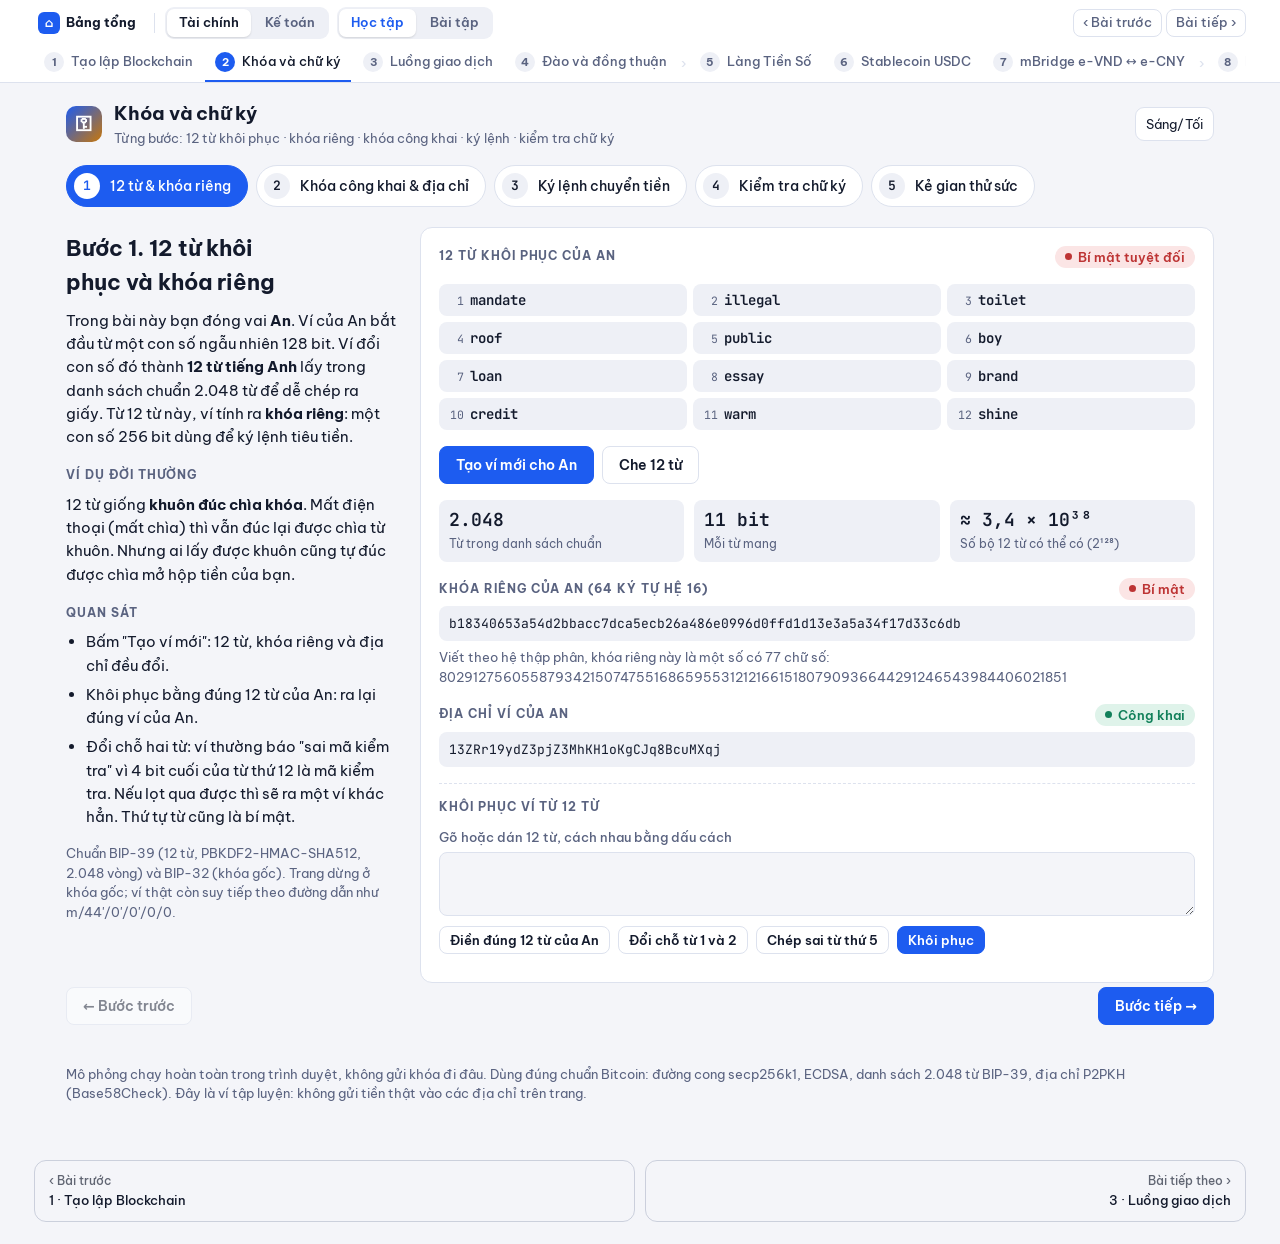
<file: khoa-va-chu-ky.html>
<!doctype html>
<html lang="vi">
<head>
<meta charset="utf-8">
<meta name="viewport" content="width=device-width,initial-scale=1,viewport-fit=cover">
<title>Khóa và chữ ký</title>
<link rel="preconnect" href="https://fonts.googleapis.com">
<link rel="preconnect" href="https://fonts.gstatic.com" crossorigin>
<link href="https://fonts.googleapis.com/css2?family=Be+Vietnam+Pro:wght@400;500;600;700&family=JetBrains+Mono:wght@400;600&display=swap" rel="stylesheet">
<script>
/* Đồng bộ giao diện sáng/tối với trang Làng Tiền Số và tự co giãn khi được nhúng */
(function(){var R=document.documentElement,emb=false;
try{emb=window.self!==window.top&&!!window.frameElement;}catch(e){}
if(emb)R.classList.add('embedded');
function sync(){var t=null;try{if(emb)t=window.parent.document.documentElement.dataset.theme||null;}catch(e){}
  if(!t){try{t=localStorage.getItem('ltso-theme');}catch(e){}}
  if(t==='dark'||t==='light')R.dataset.theme=t;else delete R.dataset.theme;}
sync();
if(emb){try{new MutationObserver(sync).observe(window.parent.document.documentElement,{attributes:true,attributeFilter:['data-theme']});}catch(e){}}
window.__embedded=emb;})();
</script>
<style>
:root{
  --bg:#f4f5f9;--surface:#ffffff;--sunk:#eef0f6;--ink:#131a2c;--muted:#5a6380;--line:#dde2ee;
  --accent:#1d5cf0;--accent-soft:#e3ebff;--on-accent:#ffffff;
  --zero-bg:#fcf0dd;--zero-ink:#c8770a;--proof:#f5d28c;
  --ok:#11805a;--ok-bg:#dff3ea;--bad:#bd3434;--bad-bg:#fbe5e5;
  --f-display:"Be Vietnam Pro",system-ui,-apple-system,"Segoe UI",Roboto,sans-serif;
  --f-body:"Be Vietnam Pro",system-ui,-apple-system,"Segoe UI",Roboto,sans-serif;
  --f-mono:"JetBrains Mono",ui-monospace,SFMono-Regular,Menlo,Consolas,monospace;
  color-scheme:light;
}
@media (prefers-color-scheme:dark){:root:not([data-theme="light"]){
  --bg:#0a0f1e;--surface:#111a2e;--sunk:#17213a;--ink:#e7ebf7;--muted:#95a0bf;--line:#243150;
  --accent:#7aa2ff;--accent-soft:rgba(122,162,255,.14);--on-accent:#0a0f1e;
  --zero-bg:rgba(245,165,36,.16);--zero-ink:#f5a524;--proof:#6b4f14;
  --ok:#3fcf92;--ok-bg:rgba(63,207,146,.12);--bad:#ff6f6f;--bad-bg:rgba(255,111,111,.12);color-scheme:dark}}
:root[data-theme="dark"]{
  --bg:#0a0f1e;--surface:#111a2e;--sunk:#17213a;--ink:#e7ebf7;--muted:#95a0bf;--line:#243150;
  --accent:#7aa2ff;--accent-soft:rgba(122,162,255,.14);--on-accent:#0a0f1e;
  --zero-bg:rgba(245,165,36,.16);--zero-ink:#f5a524;--proof:#6b4f14;
  --ok:#3fcf92;--ok-bg:rgba(63,207,146,.12);--bad:#ff6f6f;--bad-bg:rgba(255,111,111,.12);color-scheme:dark}
*{box-sizing:border-box}
html,body{margin:0}
[hidden]{display:none!important}
body{background:var(--bg);color:var(--ink);font-family:var(--f-body);font-size:15px;line-height:1.55}
.wrap{max-width:1180px;margin:0 auto;padding-left:max(16px,env(safe-area-inset-left,0px));padding-right:max(16px,env(safe-area-inset-right,0px))}
header.top{border-bottom:1px solid var(--line);background:var(--surface)}
header.top .wrap{padding-block:22px 18px;display:flex;flex-wrap:wrap;gap:6px 24px;align-items:baseline;justify-content:space-between}
h1{font-family:var(--f-display);font-size:clamp(24px,3.4vw,32px);margin:0;text-wrap:balance;letter-spacing:-.01em}
.course{color:var(--muted);font-size:13px;letter-spacing:.04em;text-transform:uppercase}
nav.steps{display:flex;gap:8px;overflow-x:auto;padding-block:16px 4px}
nav.steps button{flex:0 0 auto;display:flex;gap:10px;align-items:center;border:1px solid var(--line);background:var(--surface);color:var(--ink);border-radius:999px;padding:7px 16px 7px 7px;font:500 14px var(--f-body);cursor:pointer}
nav.steps button .n{display:grid;place-items:center;width:26px;height:26px;border-radius:50%;background:var(--sunk);font:600 13px var(--f-mono)}
nav.steps button[aria-selected="true"]{background:var(--accent);color:var(--on-accent);border-color:var(--accent)}
nav.steps button[aria-selected="true"] .n{background:var(--on-accent);color:var(--accent)}
button:focus-visible,input:focus-visible,textarea:focus-visible,select:focus-visible{outline:2px solid var(--accent);outline-offset:2px}
main{padding-block:16px 40px}
.step{display:grid;grid-template-columns:minmax(0,330px) minmax(0,1fr);gap:24px;align-items:start}
@media (max-width:860px){.step{grid-template-columns:minmax(0,1fr)}}
.explain h2{font-family:var(--f-display);font-size:22px;margin:4px 0 10px;text-wrap:balance}
.explain p{margin:0 0 12px;color:var(--ink)}
.explain h3{font-size:12px;text-transform:uppercase;letter-spacing:.08em;color:var(--muted);margin:18px 0 8px}
.explain ol,.explain ul{margin:0;padding-left:20px;display:grid;gap:6px}
.explain .src{font-size:12.5px;color:var(--muted);margin-top:16px}
.panel{background:var(--surface);border:1px solid var(--line);border-radius:12px;padding:18px;display:grid;gap:16px;min-width:0}
.panel h4{margin:0;font-size:12px;text-transform:uppercase;letter-spacing:.08em;color:var(--muted)}
label.f{display:grid;gap:5px;font-size:13px;color:var(--muted);font-weight:500}
input[type=text],input[type=number],textarea,select{width:100%;font:14px var(--f-body);color:var(--ink);background:var(--bg);border:1px solid var(--line);border-radius:8px;padding:8px 10px}
textarea{resize:vertical;min-height:64px}
.mono,.mono input,input.mono,textarea.mono{font-family:var(--f-mono);font-size:13px}
.hash{font-family:var(--f-mono);font-size:13px;word-break:break-all;background:var(--sunk);border-radius:8px;padding:8px 10px;line-height:1.5}
.z{background:var(--zero-bg);color:var(--zero-ink);border-radius:3px;font-weight:600}
.row{display:flex;flex-wrap:wrap;gap:8px;align-items:center}
.grid2f{display:grid;grid-template-columns:repeat(auto-fit,minmax(220px,1fr));gap:12px}
.btn{font:600 14px var(--f-body);border-radius:8px;padding:9px 16px;cursor:pointer;border:1px solid var(--line);background:var(--surface);color:var(--ink)}
.btn.primary{background:var(--accent);color:var(--on-accent);border-color:var(--accent)}
.btn:disabled{opacity:.5;cursor:not-allowed}
.btn.sm{padding:5px 10px;font-size:13px}
.chip{display:inline-flex;align-items:center;gap:6px;font:600 12.5px var(--f-body);padding:3px 10px;border-radius:999px}
.chip.ok{background:var(--ok-bg);color:var(--ok)}.chip.bad{background:var(--bad-bg);color:var(--bad)}
.chip::before{content:"";width:7px;height:7px;border-radius:50%;background:currentColor}
.stats{display:grid;grid-template-columns:repeat(auto-fit,minmax(120px,1fr));gap:10px}
.stat{background:var(--sunk);border-radius:8px;padding:8px 10px}
.stat b{display:block;font:600 18px var(--f-mono);font-variant-numeric:tabular-nums}
.stat span{font-size:12px;color:var(--muted)}
.bits{display:grid;grid-template-columns:repeat(32,minmax(0,1fr));gap:2px;max-width:420px}
.bits i{aspect-ratio:1;border-radius:2px;background:var(--sunk)}
.bits i.d{background:var(--bad)}
.note{font-size:13px;color:var(--muted)}
.scroll{overflow-x:auto}
table{border-collapse:collapse;width:100%;font-size:13.5px;font-variant-numeric:tabular-nums}
th,td{text-align:left;padding:6px 8px;border-bottom:1px solid var(--line);white-space:nowrap}
th{font-size:12px;color:var(--muted);font-weight:600;text-transform:uppercase;letter-spacing:.05em}
td.num,th.num{text-align:right}
/* Merkle */
.txrow{display:grid;grid-template-columns:auto minmax(0,1fr) auto;gap:8px;align-items:center}
.txrow .tag{font:600 12px var(--f-mono);color:var(--muted);width:34px}
.tree{display:grid;gap:14px;padding:6px 2px;min-width:max-content}
.lvl{display:flex;gap:8px;justify-content:space-around}
.node{font:12px var(--f-mono);background:var(--sunk);border:1px solid var(--line);border-radius:6px;padding:5px 7px;text-align:center;min-width:92px;cursor:default}
.node small{display:block;font:500 11px var(--f-body);color:var(--muted)}
.node.leaf{cursor:pointer}
.node.dup{border-style:dashed;opacity:.75}
.node.root{background:var(--accent);color:var(--on-accent);border-color:var(--accent)}
.node.root small{color:var(--on-accent);opacity:.85}
.node.path{outline:2px solid var(--accent)}
.node.proof{background:var(--proof);border-color:var(--proof)}
.node.flash{animation:fl 1s ease-out}
@keyframes fl{0%{background:var(--zero-bg);color:var(--zero-ink)}100%{}}
/* Chain */
.chain{display:flex;gap:0;align-items:stretch;padding-bottom:6px}
.card{flex:0 0 280px;background:var(--surface);border:1.5px solid var(--line);border-radius:10px;padding:12px;display:grid;gap:8px;align-content:start}
.card.valid{border-color:var(--ok)}.card.invalid{border-color:var(--bad);background:var(--bad-bg)}
.card .hd{display:flex;justify-content:space-between;align-items:center;gap:8px}
.card .hd b{font-family:var(--f-display);font-size:17px}
.kv{display:grid;grid-template-columns:78px minmax(0,1fr);gap:2px 8px;font-size:12.5px}
.kv dt{color:var(--muted)}.kv dd{margin:0;font-family:var(--f-mono);word-break:break-all}
.txs{display:grid;gap:4px;font-size:12.5px;border-top:1px dashed var(--line);padding-top:8px}
.tx{display:flex;gap:6px;align-items:center;justify-content:space-between}
.tx input{width:84px;padding:3px 6px;font:12.5px var(--f-mono);text-align:right}
.tx .cb{color:var(--muted);font-style:italic}
.issues{font-size:12.5px;color:var(--bad);display:grid;gap:2px}
.link{flex:0 0 34px;display:grid;place-items:center;color:var(--muted);font-size:20px}
.link.broken{color:var(--bad)}
.pending{display:grid;gap:4px;font-size:13.5px}
.empty{color:var(--muted);font-style:italic;font-size:13px}
.prob{font:600 28px var(--f-mono);font-variant-numeric:tabular-nums}
.bar{height:8px;background:var(--sunk);border-radius:4px;overflow:hidden}
.bar span{display:block;height:100%;background:var(--accent)}
.foot{color:var(--muted);font-size:12.5px;padding-block:0 28px}
.navbtns{display:flex;justify-content:space-between;gap:8px;margin-top:4px}

@media (prefers-reduced-motion:reduce){.node.flash{animation:none}}

header.top{background:none;border-bottom:0}
header.top .wrap{padding-block:16px 0;display:flex;align-items:center;gap:12px;flex-wrap:wrap;justify-content:flex-start}
.logo{width:36px;height:36px;border-radius:10px;background:linear-gradient(135deg,#1d5cf0,#c8770a);display:grid;place-items:center;color:#fff;font:700 18px var(--f-mono);flex:none}
.ttl{min-width:0}
h1{font-size:19px;font-weight:700;letter-spacing:-.01em}
.sub{font-size:13px;color:var(--muted)}
.sp{flex:1}
.btnlink{border:1px solid var(--line);background:var(--surface);color:var(--ink);border-radius:9px;padding:6px 10px;font:inherit;font-size:13px;text-decoration:none;cursor:pointer}
@media (max-width:560px){.sub{display:none}}
html.embedded header.top .wrap,html.embedded nav.steps,html.embedded main,html.embedded .foot{padding-left:0;padding-right:0}
html.embedded header.top .wrap{padding-block:2px 0}


/* Khóa và chữ ký */
.sub-block{border-top:1px dashed var(--line);padding-top:14px;display:grid;gap:10px}
.words{display:grid;grid-template-columns:repeat(3,minmax(0,1fr));gap:6px}
.words span{background:var(--sunk);border-radius:8px;padding:7px 9px;font:14px var(--f-mono);display:flex;gap:6px;align-items:baseline;min-width:0}
.words span i{color:var(--muted);font-style:normal;font-size:11.5px;min-width:16px;text-align:right}
.words span b{font-weight:600;overflow-wrap:anywhere}
.words.masked span b{filter:blur(6px);user-select:none}
@media (max-width:420px){.words{grid-template-columns:repeat(2,minmax(0,1fr))}}
.flow{display:grid;gap:6px}
.fstep{display:grid;gap:6px;background:var(--sunk);border-radius:10px;padding:10px 12px}
.fstep .lbl{display:flex;justify-content:space-between;align-items:center;gap:8px;font-size:13px;font-weight:600}
.fstep .hash{background:var(--surface);padding:6px 8px}
.fstep .hash.addr{font-size:15px;font-weight:600;color:var(--accent)}
.fop{text-align:center;color:var(--muted);font-size:12.5px}
.fop .oneway{color:var(--bad)}
.verdict{display:flex;gap:12px;align-items:flex-start;padding:14px 16px;border-radius:10px;font-weight:600;font-size:17px;line-height:1.35}
.verdict.sm{font-size:15px;padding:10px 12px}
.verdict.ok{background:var(--ok-bg);color:var(--ok)}
.verdict.bad{background:var(--bad-bg);color:var(--bad)}
.verdict .ic{font-size:26px;line-height:1;flex:none}
.verdict.sm .ic{font-size:20px}
.verdict small{display:block;font-weight:400;font-size:13.5px;margin-top:3px;overflow-wrap:anywhere}
.hash.changed{background:var(--bad-bg);color:var(--bad)}
.kv2{display:grid;grid-template-columns:auto minmax(0,1fr);gap:6px 10px;align-items:center}
.kv2>span{font:600 13px var(--f-mono);color:var(--muted)}
.cmp{display:grid;grid-template-columns:repeat(auto-fit,minmax(240px,1fr));gap:12px}
.scen{border:1px solid var(--line);border-radius:10px;padding:14px;display:grid;gap:10px}
.scen h5{margin:0;font-size:15px}
.slog{margin:0;padding-left:20px;display:grid;gap:6px;font-size:14px}
.slog li{overflow-wrap:anywhere}
.slog li.okl{color:var(--ok)}.slog li.badl{color:var(--bad)}.slog li.warnl{color:var(--zero-ink);font-weight:600}
.explain ol li,.explain ul li,.panel .note{overflow-wrap:anywhere}
</style>
<script src="./nav.js" defer></script>
</head>
<body>
<header class="top"><div class="wrap">
  <div class="logo" aria-hidden="true">⚿</div>
  <div class="ttl"><h1>Khóa và chữ ký</h1><div class="sub">Từng bước: 12 từ khôi phục · khóa riêng · khóa công khai · ký lệnh · kiểm tra chữ ký</div></div>
  <div class="sp"></div>
  <button class="btnlink" id="themeBtn" type="button">Sáng/Tối</button>
</div></header>

<nav class="steps wrap" role="tablist" aria-label="Các bước">
  <button role="tab" data-go="1" aria-selected="true"><span class="n">1</span>12 từ &amp; khóa riêng</button>
  <button role="tab" data-go="2" aria-selected="false"><span class="n">2</span>Khóa công khai &amp; địa chỉ</button>
  <button role="tab" data-go="3" aria-selected="false"><span class="n">3</span>Ký lệnh chuyển tiền</button>
  <button role="tab" data-go="4" aria-selected="false"><span class="n">4</span>Kiểm tra chữ ký</button>
  <button role="tab" data-go="5" aria-selected="false"><span class="n">5</span>Kẻ gian thử sức</button>
</nav>

<main class="wrap">

<!-- STEP 1 -->
<section class="step" id="s1">
  <div class="explain">
    <h2>Bước 1. 12 từ khôi phục và khóa riêng</h2>
    <p>Trong bài này bạn đóng vai <b>An</b>. Ví của An bắt đầu từ một con số ngẫu nhiên 128 bit. Ví đổi con số đó thành <b>12 từ tiếng Anh</b> lấy trong danh sách chuẩn 2.048 từ để dễ chép ra giấy. Từ 12 từ này, ví tính ra <b>khóa riêng</b>: một con số 256 bit dùng để ký lệnh tiêu tiền.</p>
    <h3>Ví dụ đời thường</h3>
    <p>12 từ giống <b>khuôn đúc chìa khóa</b>. Mất điện thoại (mất chìa) thì vẫn đúc lại được chìa từ khuôn. Nhưng ai lấy được khuôn cũng tự đúc được chìa mở hộp tiền của bạn.</p>
    <h3>Quan sát</h3>
    <ul>
      <li>Bấm "Tạo ví mới": 12 từ, khóa riêng và địa chỉ đều đổi.</li>
      <li>Khôi phục bằng đúng 12 từ của An: ra lại đúng ví của An.</li>
      <li>Đổi chỗ hai từ: ví thường báo "sai mã kiểm tra" vì 4 bit cuối của từ thứ 12 là mã kiểm tra. Nếu lọt qua được thì sẽ ra một ví khác hẳn. Thứ tự từ cũng là bí mật.</li>
    </ul>
    <p class="src">Chuẩn BIP-39 (12 từ, PBKDF2-HMAC-SHA512, 2.048 vòng) và BIP-32 (khóa gốc). Trang dừng ở khóa gốc; ví thật còn suy tiếp theo đường dẫn như m/44'/0'/0'/0/0.</p>
  </div>
  <div class="panel">
    <div class="row" style="justify-content:space-between"><h4>12 từ khôi phục của An</h4><span class="chip bad">Bí mật tuyệt đối</span></div>
    <div class="words" id="wWords"><span class="empty">Đang tạo ví…</span></div>
    <div class="row"><button class="btn primary" id="wNew">Tạo ví mới cho An</button><button class="btn" id="wMask">Che 12 từ</button></div>
    <div class="stats">
      <div class="stat"><b>2.048</b><span>Từ trong danh sách chuẩn</span></div>
      <div class="stat"><b>11 bit</b><span>Mỗi từ mang</span></div>
      <div class="stat"><b>≈ 3,4 × 10³⁸</b><span>Số bộ 12 từ có thể có (2¹²⁸)</span></div>
    </div>
    <div><div class="row" style="justify-content:space-between"><h4>Khóa riêng của An (64 ký tự hệ 16)</h4><span class="chip bad">Bí mật</span></div>
      <div class="hash" id="wPriv" style="margin-top:6px">…</div>
      <p class="note" id="wPrivDec" style="margin:6px 0 0"></p></div>
    <div><div class="row" style="justify-content:space-between"><h4>Địa chỉ ví của An</h4><span class="chip ok">Công khai</span></div>
      <div class="hash" id="wAddr" style="margin-top:6px">…</div></div>
    <div class="sub-block">
      <h4>Khôi phục ví từ 12 từ</h4>
      <label class="f" for="rIn">Gõ hoặc dán 12 từ, cách nhau bằng dấu cách
        <textarea id="rIn" class="mono" spellcheck="false" autocomplete="off"></textarea></label>
      <div class="row">
        <button class="btn sm" id="rFill">Điền đúng 12 từ của An</button>
        <button class="btn sm" id="rSwap">Đổi chỗ từ 1 và 2</button>
        <button class="btn sm" id="rTypo">Chép sai từ thứ 5</button>
        <button class="btn primary sm" id="rGo">Khôi phục</button>
      </div>
      <div id="rOut" role="status"></div>
    </div>
  </div>
</section>

<!-- STEP 2 -->
<section class="step" id="s2" hidden>
  <div class="explain">
    <h2>Bước 2. Khóa công khai và địa chỉ ví</h2>
    <p>Ví lấy khóa riêng nhân với một điểm cố định <b>G</b> trên đường cong elliptic <b>secp256k1</b> (đường cong Bitcoin dùng) để ra <b>khóa công khai</b>. Sau đó ví băm khóa công khai bằng SHA-256 rồi RIPEMD-160, thêm mã kiểm tra và viết lại theo bảng chữ Base58 để ra <b>địa chỉ ví</b> bắt đầu bằng chữ "1".</p>
    <h3>Ví dụ đời thường</h3>
    <p>Giống <b>pha màu</b>: trộn vàng với xanh dương ra xanh lá thì dễ, nhưng từ xô sơn xanh lá không ai tách lại được đúng lượng vàng và xanh dương. Mỗi mũi tên bên phải chỉ đi một chiều.</p>
    <h3>Quan sát</h3>
    <ul>
      <li>Địa chỉ ví giống <b>số hộp thư</b>: ai biết cũng chỉ nhét tiền vào được, không lấy ra được.</li>
      <li>Khóa công khai giống <b>mẫu chữ ký</b> để đối chiếu, dùng ở bước 4.</li>
      <li>Từ địa chỉ hay khóa công khai, không ai suy ngược ra khóa riêng.</li>
    </ul>
    <p class="src" id="vecCheck"></p>
  </div>
  <div class="panel">
    <div class="flow" id="flow"></div>
    <div class="sub-block">
      <h4>Đoán ngược khóa riêng mất bao lâu?</h4>
      <p style="margin:0">Có khoảng 1,16 × 10⁷⁷ khóa riêng. Một máy tính thử <b>1 tỷ khóa mỗi giây</b> cần trung bình khoảng <b>1,8 × 10⁶⁰ năm</b> mới trúng. Tuổi của vũ trụ chỉ khoảng 1,38 × 10¹⁰ năm.</p>
    </div>
    <div class="sub-block">
      <h4>Sổ địa chỉ của lớp (ai xem cũng được)</h4>
      <div class="scroll"><table><thead><tr><th>Bạn</th><th>Địa chỉ ví</th><th>Khóa công khai</th></tr></thead><tbody id="book"></tbody></table></div>
    </div>
  </div>
</section>

<!-- STEP 3 -->
<section class="step" id="s3" hidden>
  <div class="explain">
    <h2>Bước 3. Ký lệnh chuyển tiền</h2>
    <p>An viết lệnh chuyển tiền. Máy băm lệnh bằng SHA-256, rồi dùng <b>khóa riêng</b> của An tính ra <b>chữ ký</b> gồm hai con số <b>r</b> và <b>s</b> (thuật toán ECDSA). Lệnh và chữ ký được gửi đi cho cả mạng lưới; <b>khóa riêng không bao giờ rời máy của An</b>.</p>
    <h3>Quan sát</h3>
    <ul>
      <li>Mỗi lần ký, máy dùng một số ngẫu nhiên mới, nên bấm "Ký lại" sẽ ra chữ ký khác. Chữ ký nào cũng hợp lệ.</li>
      <li>Sửa số tiền hay lời nhắn thì mã băm của lệnh đổi hẳn, nên chữ ký cũ không dùng được cho lệnh mới.</li>
      <li>Khác chữ ký tay: chữ ký tay trên mọi tờ giấy đều giống nhau nên có thể cắt dán. Chữ ký số gắn chặt với từng nội dung.</li>
    </ul>
    <p class="src">Trang ký trực tiếp mã SHA-256 của nội dung lệnh cho dễ quan sát. Bitcoin thật ký mã băm của giao dịch đã mã hóa nhị phân.</p>
  </div>
  <div class="panel">
    <div class="grid2f">
      <label class="f" for="oFrom">Người gửi<input type="text" id="oFrom" readonly class="mono"></label>
      <label class="f" for="oTo">Người nhận<select id="oTo"></select></label>
      <label class="f" for="oAmt">Số tiền (nghìn đồng)<input type="text" id="oAmt" value="10" inputmode="decimal"></label>
      <label class="f" for="oNote">Lời nhắn<input type="text" id="oNote" value="Trả tiền quỹ lớp"></label>
    </div>
    <div><h4>Nội dung lệnh (máy đọc từng ký tự)</h4><pre class="hash" id="oText" style="margin:6px 0 0;white-space:pre-wrap"></pre></div>
    <div><h4>Mã băm của lệnh (SHA-256)</h4><div class="hash" id="oHash" style="margin-top:6px"></div></div>
    <div class="row"><button class="btn primary" id="oSign">Ký bằng khóa riêng của An</button><button class="btn" id="oResign" disabled>Ký lại lần nữa</button></div>
    <div id="oSigBox" hidden>
      <div class="row" style="justify-content:space-between"><h4>Chữ ký của An</h4><span class="note" id="oSigNo"></span></div>
      <div class="kv2"><span>r</span><div class="hash" id="oR"></div><span>s</span><div class="hash" id="oS"></div></div>
      <div class="row" style="margin-top:10px"><button class="btn primary" id="oSend">Gửi lệnh đã ký sang bước 4 →</button></div>
    </div>
  </div>
</section>

<!-- STEP 4 -->
<section class="step" id="s4" hidden>
  <div class="explain">
    <h2>Bước 4. Kiểm tra chữ ký</h2>
    <p>Mọi máy trong mạng lưới đều tự kiểm tra lệnh của An. Chúng chỉ cần ba thứ: <b>nội dung lệnh</b>, <b>chữ ký</b>, và <b>khóa công khai</b> của An. Không ai cần biết khóa riêng.</p>
    <p>Nếu chữ ký <b>khớp</b>: lệnh đúng là do người giữ khóa riêng của An ký, và chưa bị sửa ký tự nào. Nếu <b>không khớp</b>: lệnh bị từ chối.</p>
    <h3>Thử ngay</h3>
    <ol>
      <li>Sửa số tiền từ 10 thành 100: chữ ký báo không khớp.</li>
      <li>Trả về như cũ: khớp trở lại.</li>
      <li>Đổi người nhận, sửa lời nhắn, hay sửa một ký tự của chữ ký: đều không khớp.</li>
      <li>Kiểm tra bằng khóa công khai của Bình: không khớp, vì Bình không phải người ký.</li>
    </ol>
  </div>
  <div class="panel">
    <div class="verdict" id="vRes" role="status"></div>
    <div><h4>Lệnh nhận được (bạn được sửa thử)</h4></div>
    <div class="grid2f">
      <label class="f" for="vTo">Người nhận<select id="vTo"></select></label>
      <label class="f" for="vAmt">Số tiền (nghìn đồng)<input type="text" id="vAmt" inputmode="decimal"></label>
      <label class="f" for="vNote">Lời nhắn<input type="text" id="vNote"></label>
      <label class="f" for="vKey">Kiểm tra bằng khóa công khai của<select id="vKey"></select></label>
    </div>
    <div class="row">
      <button class="btn sm" id="vT100">Sửa 10 thành 100</button>
      <button class="btn sm" id="vTChi">Đổi người nhận thành Chi</button>
      <button class="btn sm" id="vTSig">Sửa 1 ký tự của chữ ký</button>
      <button class="btn primary sm" id="vReset">Trả về như lúc ký</button>
    </div>
    <div class="cmp">
      <div><h4>Mã băm lúc An ký</h4><div class="hash" id="vH0" style="margin-top:6px"></div></div>
      <div><h4>Mã băm của lệnh đang kiểm tra</h4><div class="hash" id="vH1" style="margin-top:6px"></div></div>
    </div>
    <div><h4>Chữ ký kèm theo lệnh</h4><div class="kv2" style="margin-top:6px"><span>r</span><div class="hash" id="vR"></div><span>s</span><div class="hash" id="vS"></div></div></div>
  </div>
</section>

<!-- STEP 5 -->
<section class="step" id="s5" hidden>
  <div class="explain">
    <h2>Bước 5. Kẻ gian thử sức</h2>
    <p>Kẻ gian muốn lấy tiền của An. Hãy chạy thử ba cách hắn có thể làm và xem mạng lưới phản ứng thế nào.</p>
    <h3>Năm quy tắc an toàn</h3>
    <ol>
      <li><b>Không bao giờ</b> cho ai biết 12 từ hay khóa riêng, kể cả người xưng là nhân viên sàn, công an hay bạn thân. Người đàng hoàng không bao giờ hỏi.</li>
      <li>Chép 12 từ ra <b>giấy</b>, cất nơi an toàn. Không chụp màn hình, không lưu ghi chú, không gửi qua Zalo hay email.</li>
      <li>Chép <b>đủ 12 từ, đúng thứ tự</b>.</li>
      <li>Không có nút "quên mật khẩu": mất 12 từ và mất máy là <b>mất tiền vĩnh viễn</b>.</li>
      <li>Địa chỉ ví thì cứ thoải mái cho người khác biết.</li>
    </ol>
    <p class="src">"Not your keys, not your coins": không giữ chìa thì tiền không thật sự là của mình.</p>
  </div>
  <div class="panel">
    <div class="scen">
      <div class="row" style="justify-content:space-between"><h5>Cách 1. Chặn lệnh của An rồi sửa người nhận</h5><button class="btn sm" data-scen="1">Chạy thử</button></div>
      <p class="note" style="margin:0">Kẻ gian chặn lệnh An vừa ký (ở bước 3), đổi người nhận thành địa chỉ của hắn, giữ nguyên chữ ký của An.</p>
      <div id="sc1"></div>
    </div>
    <div class="scen">
      <div class="row" style="justify-content:space-between"><h5>Cách 2. Tự viết lệnh rồi ký giả</h5><button class="btn sm" data-scen="2">Chạy thử</button></div>
      <p class="note" style="margin:0">Kẻ gian viết lệnh "An chuyển cho Kẻ gian 1000" và ký bằng khóa riêng của chính hắn, vì hắn không có khóa của An.</p>
      <div id="sc2"></div>
    </div>
    <div class="scen">
      <div class="row" style="justify-content:space-between"><h5>Cách 3. Lừa An đọc 12 từ</h5><button class="btn sm" data-scen="3">Chạy thử</button></div>
      <p class="note" style="margin:0">Kẻ gian nhắn tin giả làm "nhân viên hỗ trợ ví": "Ví của bạn bị lỗi, gửi 12 từ để chúng tôi sửa giúp". An gửi.</p>
      <div id="sc3"></div>
    </div>
  </div>
</section>

<div class="navbtns"><button class="btn" id="prevStep">← Bước trước</button><button class="btn primary" id="nextStep">Bước tiếp →</button></div>
</main>
<footer class="wrap foot">Mô phỏng chạy hoàn toàn trong trình duyệt, không gửi khóa đi đâu. Dùng đúng chuẩn Bitcoin: đường cong secp256k1, ECDSA, danh sách 2.048 từ BIP-39, địa chỉ P2PKH (Base58Check). Đây là ví tập luyện: không gửi tiền thật vào các địa chỉ trên trang.</footer>

<script>
/* ===== Mật mã cho trang Khóa và chữ ký (chuẩn Bitcoin: secp256k1, BIP-39, P2PKH) ===== */
const KC=(function(){
const enc=new TextEncoder();
const hex=b=>Array.from(b,x=>x.toString(16).padStart(2,'0')).join('');
const unhex=h=>{const o=new Uint8Array(h.length/2);for(let i=0;i<o.length;i++)o[i]=parseInt(h.substr(i*2,2),16);return o;};
const cat=(...a)=>{const o=new Uint8Array(a.reduce((s,x)=>s+x.length,0));let p=0;for(const x of a){o.set(x,p);p+=x.length;}return o;};
const b2n=b=>BigInt('0x'+(hex(b)||'0'));
const n2b=(n,len=32)=>unhex(n.toString(16).padStart(len*2,'0'));
/* SHA-256 trên byte */
const K=new Uint32Array([0x428a2f98,0x71374491,0xb5c0fbcf,0xe9b5dba5,0x3956c25b,0x59f111f1,0x923f82a4,0xab1c5ed5,0xd807aa98,0x12835b01,0x243185be,0x550c7dc3,0x72be5d74,0x80deb1fe,0x9bdc06a7,0xc19bf174,0xe49b69c1,0xefbe4786,0x0fc19dc6,0x240ca1cc,0x2de92c6f,0x4a7484aa,0x5cb0a9dc,0x76f988da,0x983e5152,0xa831c66d,0xb00327c8,0xbf597fc7,0xc6e00bf3,0xd5a79147,0x06ca6351,0x14292967,0x27b70a85,0x2e1b2138,0x4d2c6dfc,0x53380d13,0x650a7354,0x766a0abb,0x81c2c92e,0x92722c85,0xa2bfe8a1,0xa81a664b,0xc24b8b70,0xc76c51a3,0xd192e819,0xd6990624,0xf40e3585,0x106aa070,0x19a4c116,0x1e376c08,0x2748774c,0x34b0bcb5,0x391c0cb3,0x4ed8aa4a,0x5b9cca4f,0x682e6ff3,0x748f82ee,0x78a5636f,0x84c87814,0x8cc70208,0x90befffa,0xa4506ceb,0xbef9a3f7,0xc67178f2]);
function sha256(m){if(typeof m==='string')m=enc.encode(m);const l=m.length,n=((l+9+63)>>6)<<6,buf=new Uint8Array(n);buf.set(m);buf[l]=0x80;const dv=new DataView(buf.buffer),bl=l*8;dv.setUint32(n-4,bl>>>0);dv.setUint32(n-8,Math.floor(bl/4294967296));
  const W=new Uint32Array(64);let h=[0x6a09e667,0xbb67ae85,0x3c6ef372,0xa54ff53a,0x510e527f,0x9b05688c,0x1f83d9ab,0x5be0cd19];
  for(let o=0;o<n;o+=64){for(let t=0;t<16;t++)W[t]=dv.getUint32(o+t*4);for(let t=16;t<64;t++){const a=W[t-15],b=W[t-2];W[t]=(W[t-16]+(((a>>>7)|(a<<25))^((a>>>18)|(a<<14))^(a>>>3))+W[t-7]+(((b>>>17)|(b<<15))^((b>>>19)|(b<<13))^(b>>>10)))|0;}
    let [a,b,c,d,e,f,g,hh]=h;
    for(let t=0;t<64;t++){const t1=(hh+(((e>>>6)|(e<<26))^((e>>>11)|(e<<21))^((e>>>25)|(e<<7)))+((e&f)^(~e&g))+K[t]+W[t])|0;const t2=((((a>>>2)|(a<<30))^((a>>>13)|(a<<19))^((a>>>22)|(a<<10)))+((a&b)^(a&c)^(b&c)))|0;hh=g;g=f;f=e;e=(d+t1)|0;d=c;c=b;b=a;a=(t1+t2)|0;}
    h=[(h[0]+a)|0,(h[1]+b)|0,(h[2]+c)|0,(h[3]+d)|0,(h[4]+e)|0,(h[5]+f)|0,(h[6]+g)|0,(h[7]+hh)|0];}
  const out=new Uint8Array(32),odv=new DataView(out.buffer);h.forEach((x,i)=>odv.setUint32(i*4,x>>>0));return out;}
/* RIPEMD-160 */
function ripemd160(m){const l=m.length,n=((l+9+63)>>6)<<6,buf=new Uint8Array(n);buf.set(m);buf[l]=0x80;const dv=new DataView(buf.buffer),bl=l*8;dv.setUint32(n-8,bl>>>0,true);dv.setUint32(n-4,Math.floor(bl/4294967296),true);
  const r=[0,1,2,3,4,5,6,7,8,9,10,11,12,13,14,15,7,4,13,1,10,6,15,3,12,0,9,5,2,14,11,8,3,10,14,4,9,15,8,1,2,7,0,6,13,11,5,12,1,9,11,10,0,8,12,4,13,3,7,15,14,5,6,2,4,0,5,9,7,12,2,10,14,1,3,8,11,6,15,13];
  const rp=[5,14,7,0,9,2,11,4,13,6,15,8,1,10,3,12,6,11,3,7,0,13,5,10,14,15,8,12,4,9,1,2,15,5,1,3,7,14,6,9,11,8,12,2,10,0,4,13,8,6,4,1,3,11,15,0,5,12,2,13,9,7,10,14,12,15,10,4,1,5,8,7,6,2,13,14,0,3,9,11];
  const s=[11,14,15,12,5,8,7,9,11,13,14,15,6,7,9,8,7,6,8,13,11,9,7,15,7,12,15,9,11,7,13,12,11,13,6,7,14,9,13,15,14,8,13,6,5,12,7,5,11,12,14,15,14,15,9,8,9,14,5,6,8,6,5,12,9,15,5,11,6,8,13,12,5,12,13,14,11,8,5,6];
  const sp=[8,9,9,11,13,15,15,5,7,7,8,11,14,14,12,6,9,13,15,7,12,8,9,11,7,7,12,7,6,15,13,11,9,7,15,11,8,6,6,14,12,13,5,14,13,13,7,5,15,5,8,11,14,14,6,14,6,9,12,9,12,5,15,8,8,5,12,9,12,5,14,6,8,13,6,5,15,13,11,11];
  const KL=[0,0x5a827999,0x6ed9eba1,0x8f1bbcdc,0xa953fd4e],KR=[0x50a28be6,0x5c4dd124,0x6d703ef3,0x7a6d76e9,0];
  const f=(j,x,y,z)=>j<16?(x^y^z):j<32?((x&y)|(~x&z)):j<48?((x|~y)^z):j<64?((x&z)|(y&~z)):(x^(y|~z));
  const rl=(x,k)=>(x<<k)|(x>>>(32-k));
  let h0=0x67452301,h1=0xefcdab89,h2=0x98badcfe,h3=0x10325476,h4=0xc3d2e1f0;const X=new Array(16);
  for(let o=0;o<n;o+=64){for(let i=0;i<16;i++)X[i]=dv.getUint32(o+i*4,true);
    let al=h0,bl2=h1,cl=h2,dl=h3,el=h4,ar=h0,br=h1,cr=h2,dr=h3,er=h4;
    for(let j=0;j<80;j++){let t=(rl((al+f(j,bl2,cl,dl)+X[r[j]]+KL[j>>4])|0,s[j])+el)|0;al=el;el=dl;dl=rl(cl,10);cl=bl2;bl2=t;
      t=(rl((ar+f(79-j,br,cr,dr)+X[rp[j]]+KR[j>>4])|0,sp[j])+er)|0;ar=er;er=dr;dr=rl(cr,10);cr=br;br=t;}
    const t=(h1+cl+dr)|0;h1=(h2+dl+er)|0;h2=(h3+el+ar)|0;h3=(h4+al+br)|0;h4=(h0+bl2+cr)|0;h0=t;}
  const out=new Uint8Array(20),odv=new DataView(out.buffer);[h0,h1,h2,h3,h4].forEach((x,i)=>odv.setUint32(i*4,x>>>0,true));return out;}
/* Base58Check */
const B58='123456789ABCDEFGHJKLMNPQRSTUVWXYZabcdefghijkmnopqrstuvwxyz';
function base58check(payload){const full=cat(payload,sha256(sha256(payload)).slice(0,4));let x=b2n(full),s='';while(x>0n){s=B58[Number(x%58n)]+s;x/=58n;}for(const b of full){if(b===0)s='1'+s;else break;}return s;}
/* secp256k1 */
const P=0xfffffffffffffffffffffffffffffffffffffffffffffffffffffffefffffc2fn;
const N=0xfffffffffffffffffffffffffffffffebaaedce6af48a03bbfd25e8cd0364141n;
const G={x:0x79be667ef9dcbbac55a06295ce870b07029bfcdb2dce28d959f2815b16f81798n,y:0x483ada7726a3c4655da4fbfc0e1108a8fd17b448a68554199c47d08ffb10d4b8n};
const mod=(a,m=P)=>{const r=a%m;return r>=0n?r:r+m;};
function inv(a,m=P){let [lm,hm,lo,hi]=[1n,0n,mod(a,m),m];while(lo>1n){const q=hi/lo;[lm,hm]=[hm-lm*q,lm];[lo,hi]=[hi-lo*q,lo];}return mod(lm,m);}
/* toạ độ Jacobian để nhân điểm nhanh */
function jDbl([X,Y,Z]){if(Y===0n)return [0n,1n,0n];const S=mod(4n*X*Y*Y),M=mod(3n*X*X),X2=mod(M*M-2n*S);return [X2,mod(M*(S-X2)-8n*Y*Y*Y*Y),mod(2n*Y*Z)];}
function jAdd(p,q){if(p[2]===0n)return q;if(q[2]===0n)return p;const [X1,Y1,Z1]=p,[X2,Y2,Z2]=q;
  const U1=mod(X1*Z2*Z2),U2=mod(X2*Z1*Z1),S1=mod(Y1*Z2*Z2*Z2),S2=mod(Y2*Z1*Z1*Z1);
  if(U1===U2)return S1!==S2?[0n,1n,0n]:jDbl(p);const H=mod(U2-U1),R=mod(S2-S1),H2=mod(H*H),H3=mod(H*H2),U1H2=mod(U1*H2);
  const X3=mod(R*R-H3-2n*U1H2);return [X3,mod(R*(U1H2-X3)-S1*H3),mod(H*Z1*Z2)];}
function toAff([X,Y,Z]){if(Z===0n)return null;const zi=inv(Z),z2=mod(zi*zi);return {x:mod(X*z2),y:mod(Y*z2*zi)};}
function mul(k,Pt=G){let R=[0n,1n,0n],A=[Pt.x,Pt.y,1n];while(k>0n){if(k&1n)R=jAdd(R,A);A=jDbl(A);k>>=1n;}return toAff(R);}
function add(p,q){return toAff(jAdd([p.x,p.y,1n],[q.x,q.y,1n]));}
const pubCompressed=pt=>(pt.y&1n?'03':'02')+pt.x.toString(16).padStart(64,'0');
function decompress(h){const x=BigInt('0x'+h.slice(2));const y2=mod(x*x*x+7n);let y=1n,b=y2,e=(P+1n)/4n;while(e>0n){if(e&1n)y=mod(y*b);b=mod(b*b);e>>=1n;}if(mod(y*y)!==y2)return null;if((y&1n)!==(h.startsWith('03')?1n:0n))y=P-y;return {x,y};}
function randScalar(){const b=new Uint8Array(32);for(;;){crypto.getRandomValues(b);const k=b2n(b);if(k>0n&&k<N)return k;}}
/* Khóa & địa chỉ */
function keyInfo(d){const pt=mul(d);const pub=pubCompressed(pt);const s=sha256(unhex(pub));const r=ripemd160(s);
  return {d,dHex:d.toString(16).padStart(64,'0'),pt,pub,sha:hex(s),ripe:hex(r),address:base58check(cat(new Uint8Array([0]),r))};}
/* ECDSA */
const msgHash=msg=>sha256(msg);
function sign(d,msg){const z=b2n(msgHash(msg));for(;;){const k=randScalar();const R=mul(k);const r=mod(R.x,N);if(r===0n)continue;let s=mod(inv(k,N)*(z+r*d),N);if(s===0n)continue;if(s>N/2n)s=N-s;return {r,s};}}
function verify(pubHex,msg,sig){try{const Q=decompress(pubHex);if(!Q)return false;const {r,s}=sig;if(r<=0n||r>=N||s<=0n||s>=N)return false;const z=b2n(msgHash(msg));const w=inv(s,N);
  const X=add(mul(mod(z*w,N)),mul(mod(r*w,N),Q));return !!X&&mod(X.x,N)===r;}catch(e){return false;}}
/* BIP-39 */
const WL='abandon ability able about above absent absorb abstract absurd abuse access accident account accuse achieve acid acoustic acquire across act action actor actress actual adapt add addict address adjust admit adult advance advice aerobic affair afford afraid again age agent agree ahead aim air airport aisle alarm album alcohol alert alien all alley allow almost alone alpha already also alter always amateur amazing among amount amused analyst anchor ancient anger angle angry animal ankle announce annual another answer antenna antique anxiety any apart apology appear apple approve april arch arctic area arena argue arm armed armor army around arrange arrest arrive arrow art artefact artist artwork ask aspect assault asset assist assume asthma athlete atom attack attend attitude attract auction audit august aunt author auto autumn average avocado avoid awake aware away awesome awful awkward axis baby bachelor bacon badge bag balance balcony ball bamboo banana banner bar barely bargain barrel base basic basket battle beach bean beauty because become beef before begin behave behind believe below belt bench benefit best betray better between beyond bicycle bid bike bind biology bird birth bitter black blade blame blanket blast bleak bless blind blood blossom blouse blue blur blush board boat body boil bomb bone bonus book boost border boring borrow boss bottom bounce box boy bracket brain brand brass brave bread breeze brick bridge brief bright bring brisk broccoli broken bronze broom brother brown brush bubble buddy budget buffalo build bulb bulk bullet bundle bunker burden burger burst bus business busy butter buyer buzz cabbage cabin cable cactus cage cake call calm camera camp can canal cancel candy cannon canoe canvas canyon capable capital captain car carbon card cargo carpet carry cart case cash casino castle casual cat catalog catch category cattle caught cause caution cave ceiling celery cement census century cereal certain chair chalk champion change chaos chapter charge chase chat cheap check cheese chef cherry chest chicken chief child chimney choice choose chronic chuckle chunk churn cigar cinnamon circle citizen city civil claim clap clarify claw clay clean clerk clever click client cliff climb clinic clip clock clog close cloth cloud clown club clump cluster clutch coach coast coconut code coffee coil coin collect color column combine come comfort comic common company concert conduct confirm congress connect consider control convince cook cool copper copy coral core corn correct cost cotton couch country couple course cousin cover coyote crack cradle craft cram crane crash crater crawl crazy cream credit creek crew cricket crime crisp critic crop cross crouch crowd crucial cruel cruise crumble crunch crush cry crystal cube culture cup cupboard curious current curtain curve cushion custom cute cycle dad damage damp dance danger daring dash daughter dawn day deal debate debris decade december decide decline decorate decrease deer defense define defy degree delay deliver demand demise denial dentist deny depart depend deposit depth deputy derive describe desert design desk despair destroy detail detect develop device devote diagram dial diamond diary dice diesel diet differ digital dignity dilemma dinner dinosaur direct dirt disagree discover disease dish dismiss disorder display distance divert divide divorce dizzy doctor document dog doll dolphin domain donate donkey donor door dose double dove draft dragon drama drastic draw dream dress drift drill drink drip drive drop drum dry duck dumb dune during dust dutch duty dwarf dynamic eager eagle early earn earth easily east easy echo ecology economy edge edit educate effort egg eight either elbow elder electric elegant element elephant elevator elite else embark embody embrace emerge emotion employ empower empty enable enact end endless endorse enemy energy enforce engage engine enhance enjoy enlist enough enrich enroll ensure enter entire entry envelope episode equal equip era erase erode erosion error erupt escape essay essence estate eternal ethics evidence evil evoke evolve exact example excess exchange excite exclude excuse execute exercise exhaust exhibit exile exist exit exotic expand expect expire explain expose express extend extra eye eyebrow fabric face faculty fade faint faith fall false fame family famous fan fancy fantasy farm fashion fat fatal father fatigue fault favorite feature february federal fee feed feel female fence festival fetch fever few fiber fiction field figure file film filter final find fine finger finish fire firm first fiscal fish fit fitness fix flag flame flash flat flavor flee flight flip float flock floor flower fluid flush fly foam focus fog foil fold follow food foot force forest forget fork fortune forum forward fossil foster found fox fragile frame frequent fresh friend fringe frog front frost frown frozen fruit fuel fun funny furnace fury future gadget gain galaxy gallery game gap garage garbage garden garlic garment gas gasp gate gather gauge gaze general genius genre gentle genuine gesture ghost giant gift giggle ginger giraffe girl give glad glance glare glass glide glimpse globe gloom glory glove glow glue goat goddess gold good goose gorilla gospel gossip govern gown grab grace grain grant grape grass gravity great green grid grief grit grocery group grow grunt guard guess guide guilt guitar gun gym habit hair half hammer hamster hand happy harbor hard harsh harvest hat have hawk hazard head health heart heavy hedgehog height hello helmet help hen hero hidden high hill hint hip hire history hobby hockey hold hole holiday hollow home honey hood hope horn horror horse hospital host hotel hour hover hub huge human humble humor hundred hungry hunt hurdle hurry hurt husband hybrid ice icon idea identify idle ignore ill illegal illness image imitate immense immune impact impose improve impulse inch include income increase index indicate indoor industry infant inflict inform inhale inherit initial inject injury inmate inner innocent input inquiry insane insect inside inspire install intact interest into invest invite involve iron island isolate issue item ivory jacket jaguar jar jazz jealous jeans jelly jewel job join joke journey joy judge juice jump jungle junior junk just kangaroo keen keep ketchup key kick kid kidney kind kingdom kiss kit kitchen kite kitten kiwi knee knife knock know lab label labor ladder lady lake lamp language laptop large later latin laugh laundry lava law lawn lawsuit layer lazy leader leaf learn leave lecture left leg legal legend leisure lemon lend length lens leopard lesson letter level liar liberty library license life lift light like limb limit link lion liquid list little live lizard load loan lobster local lock logic lonely long loop lottery loud lounge love loyal lucky luggage lumber lunar lunch luxury lyrics machine mad magic magnet maid mail main major make mammal man manage mandate mango mansion manual maple marble march margin marine market marriage mask mass master match material math matrix matter maximum maze meadow mean measure meat mechanic medal media melody melt member memory mention menu mercy merge merit merry mesh message metal method middle midnight milk million mimic mind minimum minor minute miracle mirror misery miss mistake mix mixed mixture mobile model modify mom moment monitor monkey monster month moon moral more morning mosquito mother motion motor mountain mouse move movie much muffin mule multiply muscle museum mushroom music must mutual myself mystery myth naive name napkin narrow nasty nation nature near neck need negative neglect neither nephew nerve nest net network neutral never news next nice night noble noise nominee noodle normal north nose notable note nothing notice novel now nuclear number nurse nut oak obey object oblige obscure observe obtain obvious occur ocean october odor off offer office often oil okay old olive olympic omit once one onion online only open opera opinion oppose option orange orbit orchard order ordinary organ orient original orphan ostrich other outdoor outer output outside oval oven over own owner oxygen oyster ozone pact paddle page pair palace palm panda panel panic panther paper parade parent park parrot party pass patch path patient patrol pattern pause pave payment peace peanut pear peasant pelican pen penalty pencil people pepper perfect permit person pet phone photo phrase physical piano picnic picture piece pig pigeon pill pilot pink pioneer pipe pistol pitch pizza place planet plastic plate play please pledge pluck plug plunge poem poet point polar pole police pond pony pool popular portion position possible post potato pottery poverty powder power practice praise predict prefer prepare present pretty prevent price pride primary print priority prison private prize problem process produce profit program project promote proof property prosper protect proud provide public pudding pull pulp pulse pumpkin punch pupil puppy purchase purity purpose purse push put puzzle pyramid quality quantum quarter question quick quit quiz quote rabbit raccoon race rack radar radio rail rain raise rally ramp ranch random range rapid rare rate rather raven raw razor ready real reason rebel rebuild recall receive recipe record recycle reduce reflect reform refuse region regret regular reject relax release relief rely remain remember remind remove render renew rent reopen repair repeat replace report require rescue resemble resist resource response result retire retreat return reunion reveal review reward rhythm rib ribbon rice rich ride ridge rifle right rigid ring riot ripple risk ritual rival river road roast robot robust rocket romance roof rookie room rose rotate rough round route royal rubber rude rug rule run runway rural sad saddle sadness safe sail salad salmon salon salt salute same sample sand satisfy satoshi sauce sausage save say scale scan scare scatter scene scheme school science scissors scorpion scout scrap screen script scrub sea search season seat second secret section security seed seek segment select sell seminar senior sense sentence series service session settle setup seven shadow shaft shallow share shed shell sheriff shield shift shine ship shiver shock shoe shoot shop short shoulder shove shrimp shrug shuffle shy sibling sick side siege sight sign silent silk silly silver similar simple since sing siren sister situate six size skate sketch ski skill skin skirt skull slab slam sleep slender slice slide slight slim slogan slot slow slush small smart smile smoke smooth snack snake snap sniff snow soap soccer social sock soda soft solar soldier solid solution solve someone song soon sorry sort soul sound soup source south space spare spatial spawn speak special speed spell spend sphere spice spider spike spin spirit split spoil sponsor spoon sport spot spray spread spring spy square squeeze squirrel stable stadium staff stage stairs stamp stand start state stay steak steel stem step stereo stick still sting stock stomach stone stool story stove strategy street strike strong struggle student stuff stumble style subject submit subway success such sudden suffer sugar suggest suit summer sun sunny sunset super supply supreme sure surface surge surprise surround survey suspect sustain swallow swamp swap swarm swear sweet swift swim swing switch sword symbol symptom syrup system table tackle tag tail talent talk tank tape target task taste tattoo taxi teach team tell ten tenant tennis tent term test text thank that theme then theory there they thing this thought three thrive throw thumb thunder ticket tide tiger tilt timber time tiny tip tired tissue title toast tobacco today toddler toe together toilet token tomato tomorrow tone tongue tonight tool tooth top topic topple torch tornado tortoise toss total tourist toward tower town toy track trade traffic tragic train transfer trap trash travel tray treat tree trend trial tribe trick trigger trim trip trophy trouble truck true truly trumpet trust truth try tube tuition tumble tuna tunnel turkey turn turtle twelve twenty twice twin twist two type typical ugly umbrella unable unaware uncle uncover under undo unfair unfold unhappy uniform unique unit universe unknown unlock until unusual unveil update upgrade uphold upon upper upset urban urge usage use used useful useless usual utility vacant vacuum vague valid valley valve van vanish vapor various vast vault vehicle velvet vendor venture venue verb verify version very vessel veteran viable vibrant vicious victory video view village vintage violin virtual virus visa visit visual vital vivid vocal voice void volcano volume vote voyage wage wagon wait walk wall walnut want warfare warm warrior wash wasp waste water wave way wealth weapon wear weasel weather web wedding weekend weird welcome west wet whale what wheat wheel when where whip whisper wide width wife wild will win window wine wing wink winner winter wire wisdom wise wish witness wolf woman wonder wood wool word work world worry worth wrap wreck wrestle wrist write wrong yard year yellow you young youth zebra zero zone zoo'.split(' ');const WIDX=new Map(WL.map((w,i)=>[w,i]));
function entropyToWords(ent){const cs=sha256(ent)[0]>>4;let bits='';for(const b of ent)bits+=b.toString(2).padStart(8,'0');bits+=cs.toString(2).padStart(4,'0');
  const w=[];for(let i=0;i<12;i++)w.push(WL[parseInt(bits.slice(i*11,i*11+11),2)]);return w;}
function newWords(){const e=new Uint8Array(16);crypto.getRandomValues(e);return entropyToWords(e);}
function checkWords(words){if(words.length!==12)return {ok:false,why:'count',n:words.length};const bad=words.filter(w=>!WIDX.has(w));if(bad.length)return {ok:false,why:'unknown',bad};
  let bits='';for(const w of words)bits+=WIDX.get(w).toString(2).padStart(11,'0');const ent=new Uint8Array(16);for(let i=0;i<16;i++)ent[i]=parseInt(bits.slice(i*8,i*8+8),2);
  const cs=parseInt(bits.slice(128),2);if((sha256(ent)[0]>>4)!==cs)return {ok:false,why:'checksum'};return {ok:true,ent};}
async function wordsToPriv(words){const pw=enc.encode(words.join(' ').normalize('NFKD'));const salt=enc.encode('mnemonic');
  const base=await crypto.subtle.importKey('raw',pw,'PBKDF2',false,['deriveBits']);
  const seed=new Uint8Array(await crypto.subtle.deriveBits({name:'PBKDF2',hash:'SHA-512',salt,iterations:2048},base,512));
  const hk=await crypto.subtle.importKey('raw',enc.encode('Bitcoin seed'),{name:'HMAC',hash:'SHA-512'},false,['sign']);
  const I=new Uint8Array(await crypto.subtle.sign('HMAC',hk,seed));let d=b2n(I.slice(0,32));if(d===0n||d>=N)d=mod(d,N)||1n;return {seed:hex(seed),d};}
return {hex,unhex,sha256,ripemd160,base58check,mul,keyInfo,sign,verify,msgHash,newWords,checkWords,wordsToPriv,entropyToWords,WL,N,randScalar};
})();


const $=id=>document.getElementById(id);
const esc=s=>String(s).replace(/[&<>"]/g,c=>({'&':'&amp;','<':'&lt;','>':'&gt;','"':'&quot;'}[c]));
const short=a=>a.length>16?a.slice(0,8)+'…'+a.slice(-6):a;
const h64=n=>n.toString(16).padStart(64,'0');

/* ---------- navigation ---------- */
let cur=1;
function go(n){cur=Math.max(1,Math.min(5,n));for(let i=1;i<=5;i++)$('s'+i).hidden=i!==cur;
  document.querySelectorAll('nav.steps button').forEach(b=>b.setAttribute('aria-selected',String(+b.dataset.go===cur)));
  $('prevStep').disabled=cur===1;$('nextStep').disabled=cur===5;
  try{history.replaceState(null,'','#buoc'+cur)}catch(e){}}
document.querySelectorAll('nav.steps button').forEach(b=>b.onclick=()=>go(+b.dataset.go));
$('prevStep').onclick=()=>{go(cur-1);window.scrollTo({top:0})};$('nextStep').onclick=()=>{go(cur+1);window.scrollTo({top:0})};
$('themeBtn').onclick=()=>{const R=document.documentElement;const c=R.dataset.theme||(matchMedia('(prefers-color-scheme: dark)').matches?'dark':'light');const n=c==='dark'?'light':'dark';R.dataset.theme=n;try{localStorage.setItem('ltso-theme',n)}catch(e){}};

/* ---------- state ---------- */
const S={an:null,words:[],people:{},signed:null,signCount:0,sigTamper:false};
const NAMES={an:'An',binh:'Bình',chi:'Chi',gian:'Kẻ gian'};
function nameOf(addr){for(const k in S.people)if(S.people[k].address===addr)return NAMES[k];return 'Không rõ';}
async function makeAn(){S.words=KC.newWords();const r=await KC.wordsToPriv(S.words);S.an=KC.keyInfo(r.d);S.people.an=S.an;}
function makeOthers(){for(const k of ['binh','chi','gian'])S.people[k]=KC.keyInfo(KC.randScalar());}
const orderText=(from,to,amt,note)=>`Người gửi: ${from}\nNgười nhận: ${to}\nSố tiền: ${amt}\nLời nhắn: ${note}`;

/* ---------- STEP 1 ---------- */
let masked=false;
function renderWallet(){
  $('wWords').innerHTML=S.words.map((w,i)=>`<span><i>${i+1}</i><b>${w}</b></span>`).join('');
  $('wWords').classList.toggle('masked',masked);
  $('wPriv').textContent=S.an.dHex;
  $('wPrivDec').textContent='Viết theo hệ thập phân, khóa riêng này là một số có '+S.an.d.toString().length+' chữ số: '+S.an.d.toString();
  $('wAddr').textContent=S.an.address;}
$('wMask').onclick=()=>{masked=!masked;$('wMask').textContent=masked?'Hiện 12 từ':'Che 12 từ';renderWallet();};
$('wNew').onclick=async()=>{$('wNew').disabled=true;await makeAn();$('wNew').disabled=false;$('rOut').innerHTML='';renderAll();signDefault();};
$('rFill').onclick=()=>{$('rIn').value=S.words.join(' ');};
$('rSwap').onclick=()=>{const w=[...S.words];[w[0],w[1]]=[w[1],w[0]];$('rIn').value=w.join(' ');};
$('rTypo').onclick=()=>{const w=[...S.words];const i=KC.WL.indexOf(w[4]);w[4]=KC.WL[(i+1)%2048];$('rIn').value=w.join(' ');};
$('rGo').onclick=async()=>{
  const words=$('rIn').value.trim().toLowerCase().split(/\s+/).filter(Boolean);const out=$('rOut');
  const c=KC.checkWords(words);
  if(!c.ok){let msg;
    if(c.why==='count')msg=`Cần đúng 12 từ, bạn mới nhập ${c.n} từ.`;
    else if(c.why==='unknown')msg=`Từ không có trong danh sách 2.048 từ chuẩn: ${c.bad.map(esc).join(', ')}. Hãy kiểm tra chính tả.`;
    else msg='Sai mã kiểm tra: 12 từ này không phải một bộ hợp lệ. Có thể bạn chép sai từ hoặc sai thứ tự. Ví từ chối khôi phục để bạn không vào nhầm một ví trống.';
    out.innerHTML=`<div class="verdict bad sm"><span class="ic">✗</span><span>Không khôi phục được<small>${msg}</small></span></div>`;return;}
  $('rGo').disabled=true;const r=await KC.wordsToPriv(words);$('rGo').disabled=false;const k=KC.keyInfo(r.d);
  if(k.address===S.an.address)out.innerHTML=`<div class="verdict ok sm"><span class="ic">✓</span><span>Khôi phục đúng ví của An<small>Địa chỉ ${esc(k.address)} trùng với ví gốc. Mất điện thoại cũng không mất tiền, miễn còn giữ 12 từ.</small></span></div>`;
  else out.innerHTML=`<div class="verdict bad sm"><span class="ic">!</span><span>Ra một ví khác, không phải ví của An<small>Địa chỉ ${esc(k.address)}. Bộ từ này hợp lệ nhưng khác bộ từ của An, nên ví này trống trơn.</small></span></div>`;};

/* ---------- STEP 2 ---------- */
function renderFlow(){const k=S.an;
  const box=(t,chip,v,cls)=>`<div class="fstep"><div class="lbl"><span>${t}</span>${chip}</div><div class="hash ${cls||''}">${v}</div></div>`;
  const op=t=>`<div class="fop">↓ ${t} <span class="oneway">(không đi ngược được)</span></div>`;
  $('flow').innerHTML=
    box('Khóa riêng','<span class="chip bad">Bí mật</span>',k.dHex)+
    op('nhân với điểm G trên đường cong secp256k1')+
    box('Khóa công khai (33 byte, dạng nén)','<span class="chip ok">Công khai</span>',k.pub)+
    op('băm SHA-256')+
    box('Mã băm SHA-256','',k.sha)+
    op('băm RIPEMD-160 (còn 20 byte)')+
    box('Mã băm RIPEMD-160','',k.ripe)+
    op('thêm số phiên bản 00, thêm mã kiểm tra, viết bằng Base58')+
    box('Địa chỉ ví','<span class="chip ok">Công khai</span>',k.address,'addr');
  $('book').innerHTML=['an','binh','chi'].map(p=>`<tr><td>${NAMES[p]}${p==='an'?' (bạn)':''}</td><td class="mono">${S.people[p].address}</td><td class="mono" title="${S.people[p].pub}">${short(S.people[p].pub)}</td></tr>`).join('');}
(function(){const t=KC.keyInfo(1n);$('vecCheck').textContent=(t.address==='1BgGZ9tcN4rm9KBzDn7KprQz87SZ26SAMH'?'✓ Kiểm định: với khóa riêng bằng 1, trang tính ra địa chỉ 1BgGZ9tcN4rm9KBzDn7KprQz87SZ26SAMH, trùng với vector công khai của Bitcoin.':'✗ Vector kiểm định không khớp.');})();

/* ---------- STEP 3 ---------- */
function fillPeopleSelect(sel,keys,val){sel.innerHTML=keys.map(k=>`<option value="${S.people[k].address}">${NAMES[k]} (${short(S.people[k].address)})</option>`).join('');if(val)sel.value=val;}
function curOrder(){return orderText(S.an.address,$('oTo').value,$('oAmt').value.trim(),$('oNote').value);}
function renderOrder(){$('oFrom').value=S.an.address;const t=curOrder();$('oText').textContent=t;$('oHash').textContent=KC.hex(KC.msgHash(t));}
['oTo','oAmt','oNote'].forEach(id=>$(id).addEventListener('input',()=>{renderOrder();$('oSigBox').hidden=true;$('oResign').disabled=true;}));
function doSign(){const t=curOrder();const sig=KC.sign(S.an.d,t);S.signCount++;
  S.pending={to:$('oTo').value,amt:$('oAmt').value.trim(),note:$('oNote').value,text:t,sig};
  $('oR').textContent=h64(sig.r);$('oS').textContent=h64(sig.s);$('oSigBox').hidden=false;$('oResign').disabled=false;
  $('oSigNo').textContent='Lần ký thứ '+S.signCount+' cho lệnh này';}
$('oSign').onclick=()=>{S.signCount=0;doSign();};
$('oResign').onclick=doSign;
$('oSend').onclick=()=>{if(!S.pending)return;S.signed=S.pending;S.sigTamper=false;loadVerify();go(4);window.scrollTo({top:0});};

/* ---------- STEP 4 ---------- */
function loadVerify(){const o=S.signed;fillPeopleSelect($('vTo'),['binh','chi','gian','an'],o.to);$('vAmt').value=o.amt;$('vNote').value=o.note;
  fillPeopleSelect($('vKey'),['an','binh','chi'],S.an.address);renderVerify();}
function verifySig(){const o=S.signed;return S.sigTamper?{r:o.sig.r,s:(o.sig.s^1n)}:o.sig;}
function renderVerify(){const o=S.signed;if(!o)return;
  const t=orderText(S.an.address,$('vTo').value,$('vAmt').value.trim(),$('vNote').value);
  const keyOwner=Object.keys(S.people).find(k=>S.people[k].address===$('vKey').value);const pub=S.people[keyOwner].pub;
  const sig=verifySig();const ok=KC.verify(pub,t,sig);
  const h0=KC.hex(KC.msgHash(o.text)),h1=KC.hex(KC.msgHash(t));
  $('vH0').textContent=h0;$('vH1').textContent=h1;$('vH1').classList.toggle('changed',h0!==h1);
  $('vR').textContent=h64(sig.r);$('vS').textContent=h64(sig.s);$('vS').classList.toggle('changed',S.sigTamper);
  const why=[];if(h0!==h1)why.push('nội dung lệnh đã khác lúc An ký (mã băm đổi hẳn)');if(S.sigTamper)why.push('chữ ký đã bị sửa');if(keyOwner!=='an')why.push('đang đối chiếu bằng khóa công khai của '+NAMES[keyOwner]+', mà người ký là An');
  $('vRes').className='verdict '+(ok?'ok':'bad');
  $('vRes').innerHTML=ok?`<span class="ic">✓</span><span>Chữ ký khớp<small>Lệnh đúng là do An ký và chưa bị sửa ký tự nào. Mạng lưới chấp nhận: ${esc(nameOf($('vTo').value))} nhận ${esc($('vAmt').value.trim())} nghìn.</small></span>`
    :`<span class="ic">✗</span><span>Chữ ký không khớp<small>Lý do: ${why.join('; ')}. Mạng lưới từ chối lệnh này.</small></span>`;}
['vTo','vAmt','vNote','vKey'].forEach(id=>$(id).addEventListener('input',renderVerify));
$('vT100').onclick=()=>{$('vAmt').value=$('vAmt').value.trim()==='10'?'100':$('vAmt').value.trim()+'0';renderVerify();};
$('vTChi').onclick=()=>{$('vTo').value=S.people.chi.address;renderVerify();};
$('vTSig').onclick=()=>{S.sigTamper=!S.sigTamper;$('vTSig').textContent=S.sigTamper?'Trả chữ ký về như cũ':'Sửa 1 ký tự của chữ ký';renderVerify();};
$('vReset').onclick=()=>{S.sigTamper=false;$('vTSig').textContent='Sửa 1 ký tự của chữ ký';loadVerify();};

/* ---------- STEP 5 ---------- */
const line=(ok,txt)=>`<li class="${ok===true?'okl':ok===false?'badl':ok==='warn'?'warnl':''}">${txt}</li>`;
function scen1(){const o=S.signed;const fake=orderText(S.an.address,S.people.gian.address,o.amt,o.note);const ok=KC.verify(S.an.pub,fake,o.sig);
  $('sc1').innerHTML=`<ol class="slog">${line(null,'Lệnh gốc: An chuyển '+esc(nameOf(o.to))+' '+esc(o.amt)+' nghìn, có chữ ký của An.')}${line(null,'Kẻ gian đổi người nhận thành '+short(S.people.gian.address)+', giữ nguyên chữ ký.')}${line(null,'Mã băm của lệnh đổi từ '+KC.hex(KC.msgHash(o.text)).slice(0,12)+'… thành '+KC.hex(KC.msgHash(fake)).slice(0,12)+'…')}${line(ok,ok?'Chữ ký khớp (không mong đợi).':'Mạng lưới kiểm tra bằng khóa công khai của An: <b>không khớp</b>. Lệnh bị từ chối.')}</ol>`;}
function scen2(){const t=orderText(S.an.address,S.people.gian.address,'1000','Chuyển hết');const sig=KC.sign(S.people.gian.d,t);const ok=KC.verify(S.an.pub,t,sig);const okOwn=KC.verify(S.people.gian.pub,t,sig);
  $('sc2').innerHTML=`<ol class="slog">${line(null,'Kẻ gian viết lệnh: Người gửi là An, người nhận là hắn, số tiền 1000.')}${line(null,'Hắn ký bằng khóa riêng của chính hắn. Chữ ký r = '+h64(sig.r).slice(0,12)+'…')}${line(ok,ok?'Khớp (không mong đợi).':'Mạng lưới kiểm tra bằng khóa công khai của An (người gửi ghi trong lệnh): <b>không khớp</b>. Lệnh bị từ chối.')}${line(null,'Chữ ký này chỉ khớp với khóa công khai của kẻ gian ('+(okOwn?'đúng vậy':'không')+'), nên chỉ tiêu được tiền của chính hắn.')}</ol>`;}
async function scen3(){const btn=document.querySelector('[data-scen="3"]');btn.disabled=true;
  const r=await KC.wordsToPriv([...S.words]);const k=KC.keyInfo(r.d);const t=orderText(S.an.address,S.people.gian.address,'1000','Chuyển hết');const sig=KC.sign(k.d,t);const ok=KC.verify(S.an.pub,t,sig);btn.disabled=false;
  $('sc3').innerHTML=`<ol class="slog">${line(null,'Kẻ gian nhận được 12 từ: '+esc(S.words.slice(0,3).join(' '))+' …')}${line(null,'Hắn cài một ví bất kỳ trên máy của hắn, nhập 12 từ và khôi phục ra địa chỉ '+short(k.address)+(k.address===S.an.address?', trùng ví của An.':'.'))}${line(null,'Hắn viết lệnh chuyển 1000 nghìn cho hắn và ký bằng khóa riêng vừa khôi phục.')}${line(ok?'warn':false,ok?'Mạng lưới kiểm tra bằng khóa công khai của An: <b>khớp</b>. Lệnh được chấp nhận và tiền của An bị chuyển đi, không ai lấy lại được.':'Không khớp.')}</ol><div class="verdict bad sm"><span class="ic">!</span><span>Bài học<small>Mật mã không bị phá: kẻ gian thắng vì An tự đưa bí mật. Không ai cần 12 từ của bạn để "sửa lỗi" hay "tặng quà".</small></span></div>`;}
document.querySelectorAll('[data-scen]').forEach(b=>b.onclick=()=>({1:scen1,2:scen2,3:scen3})[b.dataset.scen]());

/* ---------- init ---------- */
function signDefault(){fillPeopleSelect($('oTo'),['binh','chi'],S.people.binh.address);$('oAmt').value='10';$('oNote').value='Trả tiền quỹ lớp';renderOrder();
  S.signCount=0;doSign();S.signed=S.pending;S.sigTamper=false;$('vTSig').textContent='Sửa 1 ký tự của chữ ký';loadVerify();['sc1','sc2','sc3'].forEach(i=>$(i).innerHTML='');}
function renderAll(){renderWallet();renderFlow();}
(async function(){const m=(location.hash||'').match(/buoc([1-5])/);go(m?+m[1]:1);
  if(!(window.crypto&&crypto.subtle)){$('wWords').innerHTML='<span class="empty">Trình duyệt không hỗ trợ mật mã (cần mở trang qua https).</span>';return;}
  makeOthers();await makeAn();renderAll();signDefault();})();
</script>
</body>
</html>
</file>
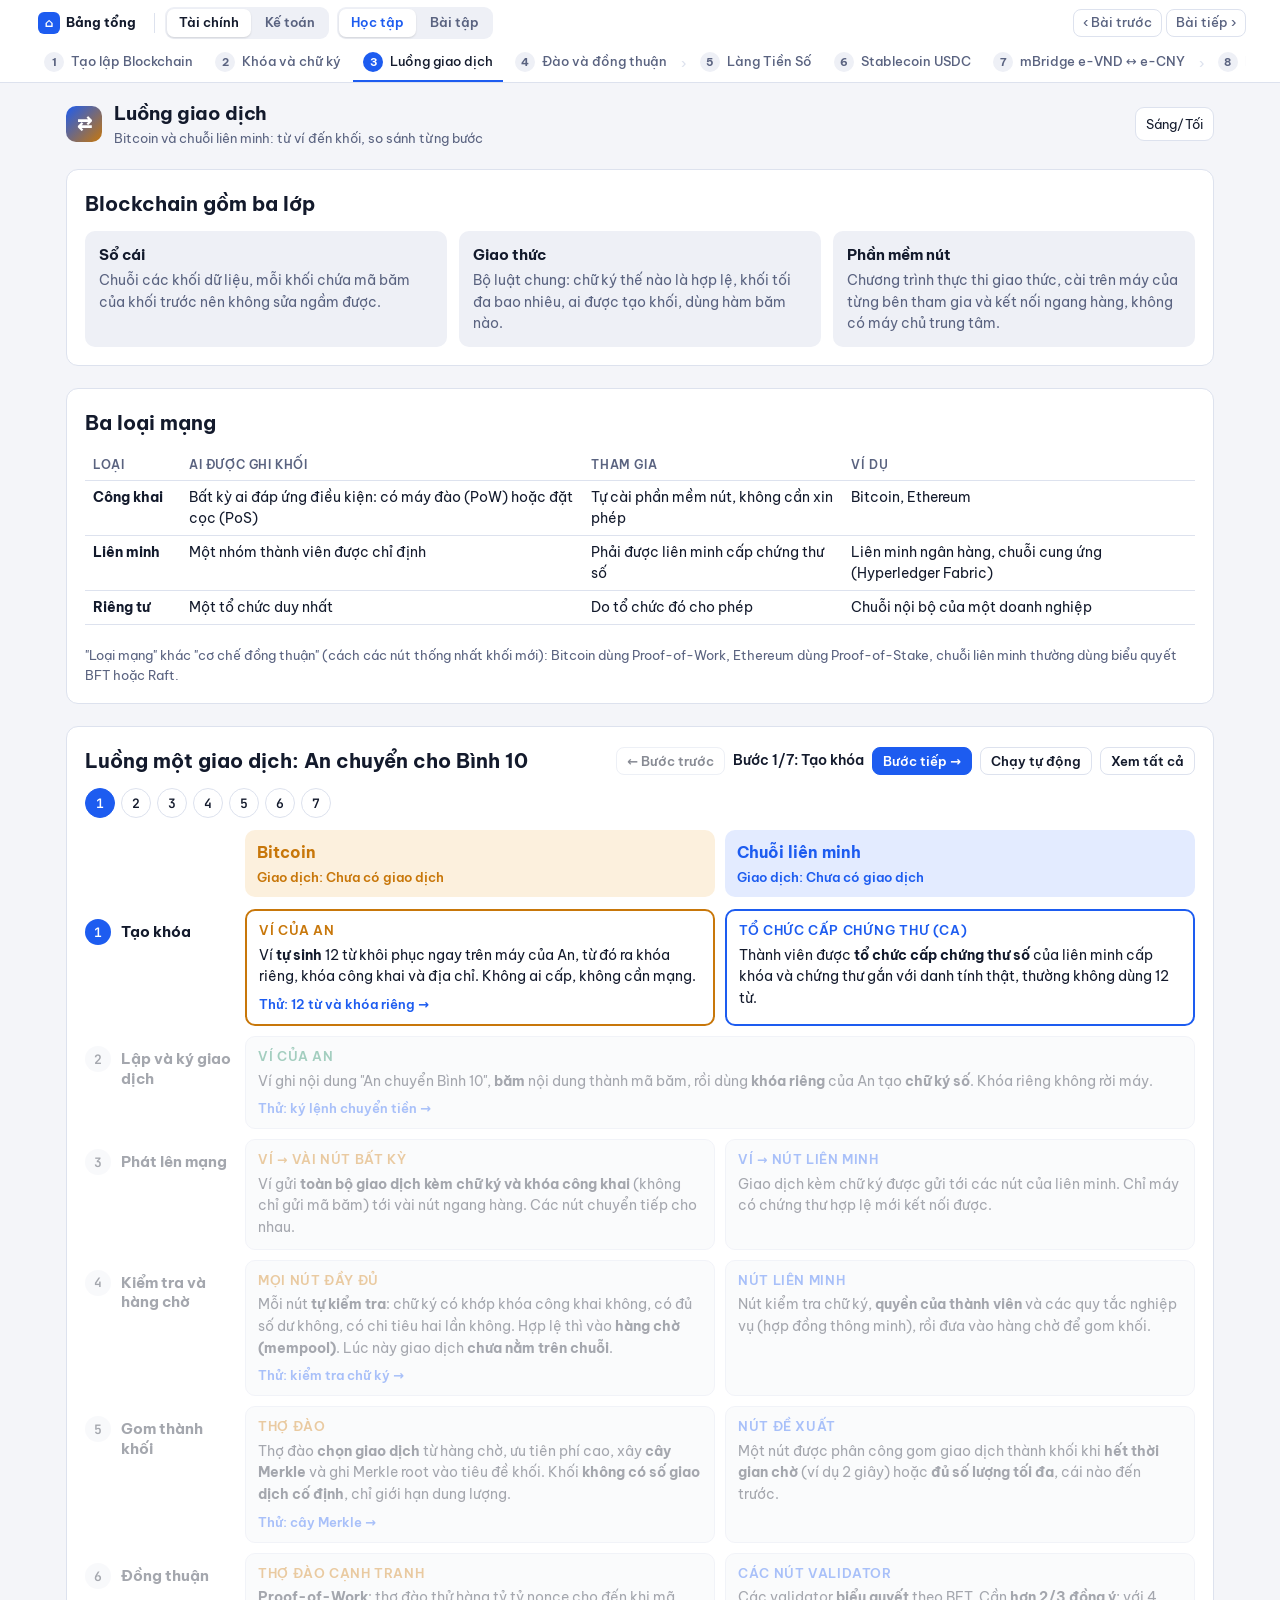
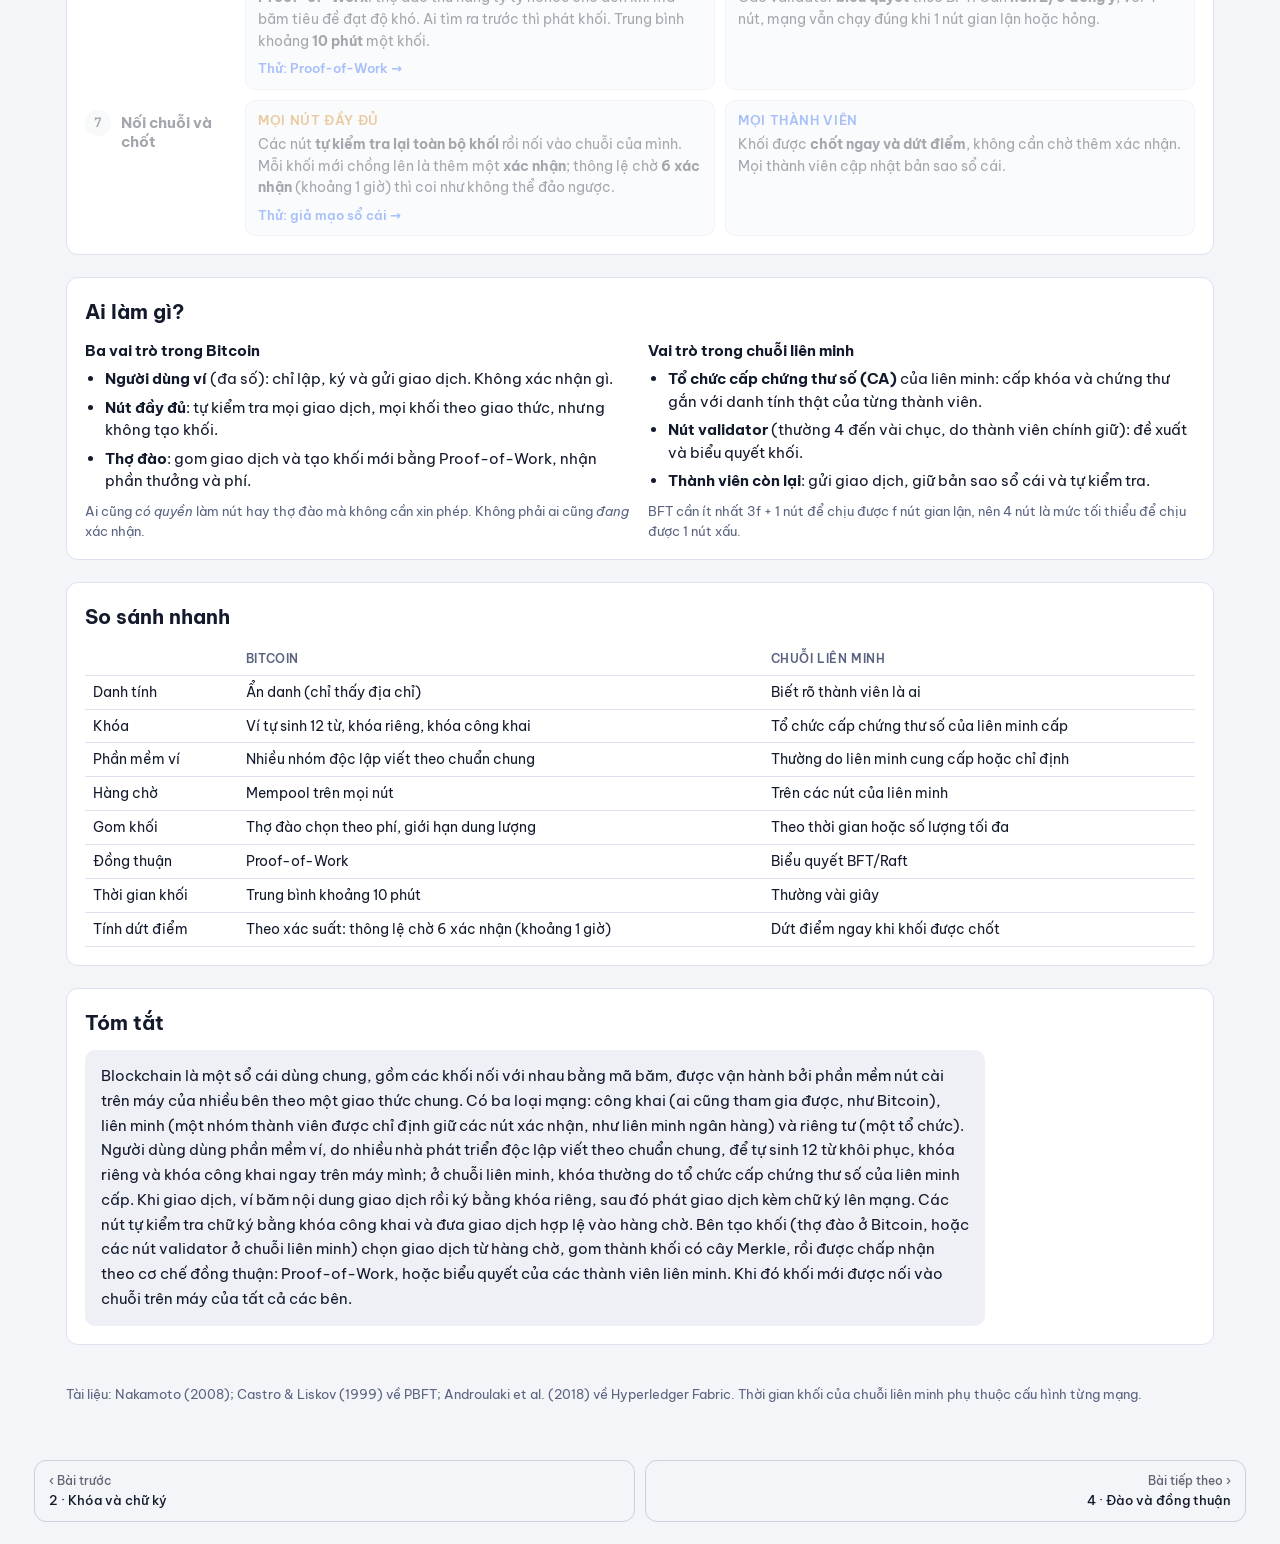
<file: luong-giao-dich.html>
<!doctype html>
<html lang="vi">
<head>
<meta charset="utf-8">
<meta name="viewport" content="width=device-width,initial-scale=1,viewport-fit=cover">
<title>Luồng giao dịch</title>
<link rel="preconnect" href="https://fonts.googleapis.com">
<link rel="preconnect" href="https://fonts.gstatic.com" crossorigin>
<link href="https://fonts.googleapis.com/css2?family=Be+Vietnam+Pro:wght@400;500;600;700&family=JetBrains+Mono:wght@400;600&display=swap" rel="stylesheet">
<script>
/* Đồng bộ giao diện sáng/tối với trang Làng Tiền Số và tự co giãn khi được nhúng */
(function(){var R=document.documentElement,emb=false;
try{emb=window.self!==window.top&&!!window.frameElement;}catch(e){}
if(emb)R.classList.add('embedded');
function sync(){var t=null;try{if(emb)t=window.parent.document.documentElement.dataset.theme||null;}catch(e){}
  if(!t){try{t=localStorage.getItem('ltso-theme');}catch(e){}}
  if(t==='dark'||t==='light')R.dataset.theme=t;else delete R.dataset.theme;}
sync();
if(emb){try{new MutationObserver(sync).observe(window.parent.document.documentElement,{attributes:true,attributeFilter:['data-theme']});}catch(e){}}
window.__embedded=emb;})();
</script>
<style>
:root{
  --bg:#f4f5f9;--surface:#ffffff;--sunk:#eef0f6;--ink:#131a2c;--muted:#5a6380;--line:#dde2ee;
  --accent:#1d5cf0;--accent-soft:#e3ebff;--on-accent:#ffffff;
  --zero-bg:#fcf0dd;--zero-ink:#c8770a;--proof:#f5d28c;
  --ok:#11805a;--ok-bg:#dff3ea;--bad:#bd3434;--bad-bg:#fbe5e5;
  --f-display:"Be Vietnam Pro",system-ui,-apple-system,"Segoe UI",Roboto,sans-serif;
  --f-body:"Be Vietnam Pro",system-ui,-apple-system,"Segoe UI",Roboto,sans-serif;
  --f-mono:"JetBrains Mono",ui-monospace,SFMono-Regular,Menlo,Consolas,monospace;
  color-scheme:light;
}
@media (prefers-color-scheme:dark){:root:not([data-theme="light"]){
  --bg:#0a0f1e;--surface:#111a2e;--sunk:#17213a;--ink:#e7ebf7;--muted:#95a0bf;--line:#243150;
  --accent:#7aa2ff;--accent-soft:rgba(122,162,255,.14);--on-accent:#0a0f1e;
  --zero-bg:rgba(245,165,36,.16);--zero-ink:#f5a524;--proof:#6b4f14;
  --ok:#3fcf92;--ok-bg:rgba(63,207,146,.12);--bad:#ff6f6f;--bad-bg:rgba(255,111,111,.12);color-scheme:dark}}
:root[data-theme="dark"]{
  --bg:#0a0f1e;--surface:#111a2e;--sunk:#17213a;--ink:#e7ebf7;--muted:#95a0bf;--line:#243150;
  --accent:#7aa2ff;--accent-soft:rgba(122,162,255,.14);--on-accent:#0a0f1e;
  --zero-bg:rgba(245,165,36,.16);--zero-ink:#f5a524;--proof:#6b4f14;
  --ok:#3fcf92;--ok-bg:rgba(63,207,146,.12);--bad:#ff6f6f;--bad-bg:rgba(255,111,111,.12);color-scheme:dark}
*{box-sizing:border-box}
html,body{margin:0}
[hidden]{display:none!important}
body{background:var(--bg);color:var(--ink);font-family:var(--f-body);font-size:15px;line-height:1.55}
.wrap{max-width:1180px;margin:0 auto;padding-left:max(16px,env(safe-area-inset-left,0px));padding-right:max(16px,env(safe-area-inset-right,0px))}
header.top{border-bottom:1px solid var(--line);background:var(--surface)}
header.top .wrap{padding-block:22px 18px;display:flex;flex-wrap:wrap;gap:6px 24px;align-items:baseline;justify-content:space-between}
h1{font-family:var(--f-display);font-size:clamp(24px,3.4vw,32px);margin:0;text-wrap:balance;letter-spacing:-.01em}
.course{color:var(--muted);font-size:13px;letter-spacing:.04em;text-transform:uppercase}
nav.steps{display:flex;gap:8px;overflow-x:auto;padding-block:16px 4px}
nav.steps button{flex:0 0 auto;display:flex;gap:10px;align-items:center;border:1px solid var(--line);background:var(--surface);color:var(--ink);border-radius:999px;padding:7px 16px 7px 7px;font:500 14px var(--f-body);cursor:pointer}
nav.steps button .n{display:grid;place-items:center;width:26px;height:26px;border-radius:50%;background:var(--sunk);font:600 13px var(--f-mono)}
nav.steps button[aria-selected="true"]{background:var(--accent);color:var(--on-accent);border-color:var(--accent)}
nav.steps button[aria-selected="true"] .n{background:var(--on-accent);color:var(--accent)}
button:focus-visible,input:focus-visible,textarea:focus-visible,select:focus-visible{outline:2px solid var(--accent);outline-offset:2px}
main{padding-block:16px 40px}
.step{display:grid;grid-template-columns:minmax(0,330px) minmax(0,1fr);gap:24px;align-items:start}
@media (max-width:860px){.step{grid-template-columns:minmax(0,1fr)}}
.explain h2{font-family:var(--f-display);font-size:22px;margin:4px 0 10px;text-wrap:balance}
.explain p{margin:0 0 12px;color:var(--ink)}
.explain h3{font-size:12px;text-transform:uppercase;letter-spacing:.08em;color:var(--muted);margin:18px 0 8px}
.explain ol,.explain ul{margin:0;padding-left:20px;display:grid;gap:6px}
.explain .src{font-size:12.5px;color:var(--muted);margin-top:16px}
.panel{background:var(--surface);border:1px solid var(--line);border-radius:12px;padding:18px;display:grid;gap:16px;min-width:0}
.panel h4{margin:0;font-size:12px;text-transform:uppercase;letter-spacing:.08em;color:var(--muted)}
label.f{display:grid;gap:5px;font-size:13px;color:var(--muted);font-weight:500}
input[type=text],input[type=number],textarea,select{width:100%;font:14px var(--f-body);color:var(--ink);background:var(--bg);border:1px solid var(--line);border-radius:8px;padding:8px 10px}
textarea{resize:vertical;min-height:64px}
.mono,.mono input,input.mono,textarea.mono{font-family:var(--f-mono);font-size:13px}
.hash{font-family:var(--f-mono);font-size:13px;word-break:break-all;background:var(--sunk);border-radius:8px;padding:8px 10px;line-height:1.5}
.z{background:var(--zero-bg);color:var(--zero-ink);border-radius:3px;font-weight:600}
.row{display:flex;flex-wrap:wrap;gap:8px;align-items:center}
.grid2f{display:grid;grid-template-columns:repeat(auto-fit,minmax(220px,1fr));gap:12px}
.btn{font:600 14px var(--f-body);border-radius:8px;padding:9px 16px;cursor:pointer;border:1px solid var(--line);background:var(--surface);color:var(--ink)}
.btn.primary{background:var(--accent);color:var(--on-accent);border-color:var(--accent)}
.btn:disabled{opacity:.5;cursor:not-allowed}
.btn.sm{padding:5px 10px;font-size:13px}
.chip{display:inline-flex;align-items:center;gap:6px;font:600 12.5px var(--f-body);padding:3px 10px;border-radius:999px}
.chip.ok{background:var(--ok-bg);color:var(--ok)}.chip.bad{background:var(--bad-bg);color:var(--bad)}
.chip::before{content:"";width:7px;height:7px;border-radius:50%;background:currentColor}
.stats{display:grid;grid-template-columns:repeat(auto-fit,minmax(120px,1fr));gap:10px}
.stat{background:var(--sunk);border-radius:8px;padding:8px 10px}
.stat b{display:block;font:600 18px var(--f-mono);font-variant-numeric:tabular-nums}
.stat span{font-size:12px;color:var(--muted)}
.bits{display:grid;grid-template-columns:repeat(32,minmax(0,1fr));gap:2px;max-width:420px}
.bits i{aspect-ratio:1;border-radius:2px;background:var(--sunk)}
.bits i.d{background:var(--bad)}
.note{font-size:13px;color:var(--muted)}
.scroll{overflow-x:auto}
table{border-collapse:collapse;width:100%;font-size:13.5px;font-variant-numeric:tabular-nums}
th,td{text-align:left;padding:6px 8px;border-bottom:1px solid var(--line);white-space:nowrap}
th{font-size:12px;color:var(--muted);font-weight:600;text-transform:uppercase;letter-spacing:.05em}
td.num,th.num{text-align:right}
/* Merkle */
.txrow{display:grid;grid-template-columns:auto minmax(0,1fr) auto;gap:8px;align-items:center}
.txrow .tag{font:600 12px var(--f-mono);color:var(--muted);width:34px}
.tree{display:grid;gap:14px;padding:6px 2px;min-width:max-content}
.lvl{display:flex;gap:8px;justify-content:space-around}
.node{font:12px var(--f-mono);background:var(--sunk);border:1px solid var(--line);border-radius:6px;padding:5px 7px;text-align:center;min-width:92px;cursor:default}
.node small{display:block;font:500 11px var(--f-body);color:var(--muted)}
.node.leaf{cursor:pointer}
.node.dup{border-style:dashed;opacity:.75}
.node.root{background:var(--accent);color:var(--on-accent);border-color:var(--accent)}
.node.root small{color:var(--on-accent);opacity:.85}
.node.path{outline:2px solid var(--accent)}
.node.proof{background:var(--proof);border-color:var(--proof)}
.node.flash{animation:fl 1s ease-out}
@keyframes fl{0%{background:var(--zero-bg);color:var(--zero-ink)}100%{}}
/* Chain */
.chain{display:flex;gap:0;align-items:stretch;padding-bottom:6px}
.card{flex:0 0 280px;background:var(--surface);border:1.5px solid var(--line);border-radius:10px;padding:12px;display:grid;gap:8px;align-content:start}
.card.valid{border-color:var(--ok)}.card.invalid{border-color:var(--bad);background:var(--bad-bg)}
.card .hd{display:flex;justify-content:space-between;align-items:center;gap:8px}
.card .hd b{font-family:var(--f-display);font-size:17px}
.kv{display:grid;grid-template-columns:78px minmax(0,1fr);gap:2px 8px;font-size:12.5px}
.kv dt{color:var(--muted)}.kv dd{margin:0;font-family:var(--f-mono);word-break:break-all}
.txs{display:grid;gap:4px;font-size:12.5px;border-top:1px dashed var(--line);padding-top:8px}
.tx{display:flex;gap:6px;align-items:center;justify-content:space-between}
.tx input{width:84px;padding:3px 6px;font:12.5px var(--f-mono);text-align:right}
.tx .cb{color:var(--muted);font-style:italic}
.issues{font-size:12.5px;color:var(--bad);display:grid;gap:2px}
.link{flex:0 0 34px;display:grid;place-items:center;color:var(--muted);font-size:20px}
.link.broken{color:var(--bad)}
.pending{display:grid;gap:4px;font-size:13.5px}
.empty{color:var(--muted);font-style:italic;font-size:13px}
.prob{font:600 28px var(--f-mono);font-variant-numeric:tabular-nums}
.bar{height:8px;background:var(--sunk);border-radius:4px;overflow:hidden}
.bar span{display:block;height:100%;background:var(--accent)}
.foot{color:var(--muted);font-size:12.5px;padding-block:0 28px}
.navbtns{display:flex;justify-content:space-between;gap:8px;margin-top:4px}

@media (prefers-reduced-motion:reduce){.node.flash{animation:none}}

header.top{background:none;border-bottom:0}
header.top .wrap{padding-block:16px 0;display:flex;align-items:center;gap:12px;flex-wrap:wrap;justify-content:flex-start}
.logo{width:36px;height:36px;border-radius:10px;background:linear-gradient(135deg,#1d5cf0,#c8770a);display:grid;place-items:center;color:#fff;font:700 18px var(--f-mono);flex:none}
.ttl{min-width:0}
h1{font-size:19px;font-weight:700;letter-spacing:-.01em}
.sub{font-size:13px;color:var(--muted)}
.sp{flex:1}
.btnlink{border:1px solid var(--line);background:var(--surface);color:var(--ink);border-radius:9px;padding:6px 10px;font:inherit;font-size:13px;text-decoration:none;cursor:pointer}
@media (max-width:560px){.sub{display:none}}
html.embedded header.top .wrap,html.embedded nav.steps,html.embedded main,html.embedded .foot{padding-left:0;padding-right:0}
html.embedded header.top .wrap{padding-block:2px 0}


/* Luồng giao dịch */
main.lg{display:grid;gap:22px;padding-block:20px 40px}
.block{background:var(--surface);border:1px solid var(--line);border-radius:12px;padding:18px;display:grid;gap:12px;min-width:0}
.block h2{font-family:var(--f-display);font-size:20px;margin:0;text-wrap:balance}
.block h3{font-size:15px;margin:0 0 6px}
.layers{display:grid;grid-template-columns:repeat(auto-fit,minmax(220px,1fr));gap:12px}
.layer{background:var(--sunk);border-radius:10px;padding:12px 14px}
.layer b{font-size:15px}.layer p{margin:4px 0 0;font-size:14px;color:var(--muted)}
table.types td{white-space:normal;vertical-align:top;min-width:120px}
table.types td:first-child{min-width:96px}
.flowhead{display:flex;flex-wrap:wrap;gap:10px 16px;align-items:center;justify-content:space-between}
.ctrl{display:flex;flex-wrap:wrap;gap:8px;align-items:center}
.stepno{font-weight:600;font-size:14px;min-width:12ch}
.dots{display:flex;gap:6px;flex-wrap:wrap}
.dots button{width:30px;height:30px;border-radius:50%;border:1px solid var(--line);background:var(--surface);color:var(--ink);font:600 13px var(--f-mono);cursor:pointer}
.dots button.past{background:var(--sunk);color:var(--muted)}
.dots button[aria-selected="true"]{background:var(--accent);color:var(--on-accent);border-color:var(--accent)}
.lanes,.frow{display:grid;grid-template-columns:150px minmax(0,1fr) minmax(0,1fr);gap:10px}
.lanehead{display:grid;gap:2px;padding:10px 12px;border-radius:10px}
.lanehead:first-child{padding:0}
.lanehead.btc{background:var(--zero-bg);color:var(--zero-ink)}
.lanehead.lm{background:var(--accent-soft);color:var(--accent)}
.lanehead b{font-size:16px}
.where{font-size:13px;font-weight:600}
.rows{display:grid;gap:10px}
.frow{transition:opacity .3s}
.slbl{display:flex;gap:10px;align-items:flex-start;padding-top:10px}
.slbl .n{display:grid;place-items:center;flex:none;width:26px;height:26px;border-radius:50%;background:var(--sunk);font:600 13px var(--f-mono)}
.slbl b{font-size:14.5px;line-height:1.35;padding-top:3px}
.cell{border:1px solid var(--line);border-radius:10px;padding:10px 12px;display:grid;gap:4px;align-content:start;background:var(--bg);min-width:0}
.cell.both{grid-column:2/4}
.cell p{margin:0;font-size:14px}
.cell .who{font-size:12.5px;font-weight:600;text-transform:uppercase;letter-spacing:.05em}
.cell.btc .who{color:var(--zero-ink)}.cell.lm .who{color:var(--accent)}.cell.both .who{color:var(--ok)}
.cell .lanelbl{display:none;font-size:12px;color:var(--muted)}
.try{font-size:13px;font-weight:600;color:var(--accent);text-decoration:none;justify-self:start;margin-top:2px}
.try:hover{text-decoration:underline}
.frow.later{opacity:.38}
.frow.now .cell{border-width:2px;background:var(--surface)}
.frow.now .cell.btc{border-color:var(--zero-ink)}.frow.now .cell.lm{border-color:var(--accent)}.frow.now .cell.both{border-color:var(--ok)}
.frow.now .slbl .n{background:var(--accent);color:var(--on-accent)}
.frow.done .slbl .n{background:var(--ok-bg);color:var(--ok)}
.roles{display:grid;grid-template-columns:repeat(auto-fit,minmax(280px,1fr));gap:16px}
.rolecol ul{margin:0 0 8px;padding-left:20px;display:grid;gap:6px;font-size:14.5px}
.rolecol .note{margin:0}
blockquote.sum{margin:0;padding:14px 16px;background:var(--sunk);border-radius:10px;font-size:15px;line-height:1.65;max-width:90ch}
.mwhere{display:none;gap:6px}
.mwhere span{font-size:13px;font-weight:600;padding:6px 10px;border-radius:8px}
.mwhere .btc{background:var(--zero-bg);color:var(--zero-ink)}.mwhere .lm{background:var(--accent-soft);color:var(--accent)}
@media (max-width:760px){
  .mwhere{display:grid}
  .lanes{display:none}
  .frow{grid-template-columns:minmax(0,1fr);gap:8px;border-top:1px dashed var(--line);padding-top:10px}
  .slbl{padding-top:0}
  .cell.both{grid-column:auto}
  .cell .lanelbl{display:block}
}
</style>
<script src="./nav.js" defer></script>
</head>
<body>
<header class="top"><div class="wrap">
  <div class="logo" aria-hidden="true">⇄</div>
  <div class="ttl"><h1>Luồng giao dịch</h1><div class="sub">Bitcoin và chuỗi liên minh: từ ví đến khối, so sánh từng bước</div></div>
  <div class="sp"></div>
  <button class="btnlink" id="themeBtn" type="button">Sáng/Tối</button>
</div></header>

<main class="wrap lg">

<section class="block">
  <h2>Blockchain gồm ba lớp</h2>
  <div class="layers">
    <div class="layer"><b>Sổ cái</b><p>Chuỗi các khối dữ liệu, mỗi khối chứa mã băm của khối trước nên không sửa ngầm được.</p></div>
    <div class="layer"><b>Giao thức</b><p>Bộ luật chung: chữ ký thế nào là hợp lệ, khối tối đa bao nhiêu, ai được tạo khối, dùng hàm băm nào.</p></div>
    <div class="layer"><b>Phần mềm nút</b><p>Chương trình thực thi giao thức, cài trên máy của từng bên tham gia và kết nối ngang hàng, không có máy chủ trung tâm.</p></div>
  </div>
</section>

<section class="block">
  <h2>Ba loại mạng</h2>
  <div class="scroll"><table class="types">
    <thead><tr><th>Loại</th><th>Ai được ghi khối</th><th>Tham gia</th><th>Ví dụ</th></tr></thead>
    <tbody>
      <tr><td><b>Công khai</b></td><td>Bất kỳ ai đáp ứng điều kiện: có máy đào (PoW) hoặc đặt cọc (PoS)</td><td>Tự cài phần mềm nút, không cần xin phép</td><td>Bitcoin, Ethereum</td></tr>
      <tr><td><b>Liên minh</b></td><td>Một nhóm thành viên được chỉ định</td><td>Phải được liên minh cấp chứng thư số</td><td>Liên minh ngân hàng, chuỗi cung ứng (Hyperledger Fabric)</td></tr>
      <tr><td><b>Riêng tư</b></td><td>Một tổ chức duy nhất</td><td>Do tổ chức đó cho phép</td><td>Chuỗi nội bộ của một doanh nghiệp</td></tr>
    </tbody>
  </table></div>
  <p class="note" style="margin:8px 0 0">"Loại mạng" khác "cơ chế đồng thuận" (cách các nút thống nhất khối mới): Bitcoin dùng Proof-of-Work, Ethereum dùng Proof-of-Stake, chuỗi liên minh thường dùng biểu quyết BFT hoặc Raft.</p>
</section>

<section class="block">
  <div class="flowhead">
    <h2>Luồng một giao dịch: An chuyển cho Bình 10</h2>
    <div class="ctrl">
      <button class="btn sm" id="fPrev">← Bước trước</button>
      <span class="stepno" id="fNo" aria-live="polite">Bước 1/7</span>
      <button class="btn primary sm" id="fNext">Bước tiếp →</button>
      <button class="btn sm" id="fPlay">Chạy tự động</button>
      <button class="btn sm" id="fAll">Xem tất cả</button>
    </div>
  </div>
  <div class="dots" id="fDots" role="tablist" aria-label="Chọn bước"></div>
  <div class="mwhere"><span class="btc" id="mBtc"></span><span class="lm" id="mLm"></span></div>
  <div class="lanes">
    <div class="lanehead"></div>
    <div class="lanehead btc"><b>Bitcoin</b><span class="where" id="wBtc"></span></div>
    <div class="lanehead lm"><b>Chuỗi liên minh</b><span class="where" id="wLm"></span></div>
  </div>
  <div class="rows" id="fRows"></div>
</section>

<section class="block">
  <h2>Ai làm gì?</h2>
  <div class="roles">
    <div class="rolecol">
      <h3>Ba vai trò trong Bitcoin</h3>
      <ul>
        <li><b>Người dùng ví</b> (đa số): chỉ lập, ký và gửi giao dịch. Không xác nhận gì.</li>
        <li><b>Nút đầy đủ</b>: tự kiểm tra mọi giao dịch, mọi khối theo giao thức, nhưng không tạo khối.</li>
        <li><b>Thợ đào</b>: gom giao dịch và tạo khối mới bằng Proof-of-Work, nhận phần thưởng và phí.</li>
      </ul>
      <p class="note">Ai cũng <i>có quyền</i> làm nút hay thợ đào mà không cần xin phép. Không phải ai cũng <i>đang</i> xác nhận.</p>
    </div>
    <div class="rolecol">
      <h3>Vai trò trong chuỗi liên minh</h3>
      <ul>
        <li><b>Tổ chức cấp chứng thư số (CA)</b> của liên minh: cấp khóa và chứng thư gắn với danh tính thật của từng thành viên.</li>
        <li><b>Nút validator</b> (thường 4 đến vài chục, do thành viên chính giữ): đề xuất và biểu quyết khối.</li>
        <li><b>Thành viên còn lại</b>: gửi giao dịch, giữ bản sao sổ cái và tự kiểm tra.</li>
      </ul>
      <p class="note">BFT cần ít nhất 3f + 1 nút để chịu được f nút gian lận, nên 4 nút là mức tối thiểu để chịu được 1 nút xấu.</p>
    </div>
  </div>
</section>

<section class="block">
  <h2>So sánh nhanh</h2>
  <div class="scroll"><table class="types">
    <thead><tr><th></th><th>Bitcoin</th><th>Chuỗi liên minh</th></tr></thead>
    <tbody>
      <tr><td>Danh tính</td><td>Ẩn danh (chỉ thấy địa chỉ)</td><td>Biết rõ thành viên là ai</td></tr>
      <tr><td>Khóa</td><td>Ví tự sinh 12 từ, khóa riêng, khóa công khai</td><td>Tổ chức cấp chứng thư số của liên minh cấp</td></tr>
      <tr><td>Phần mềm ví</td><td>Nhiều nhóm độc lập viết theo chuẩn chung</td><td>Thường do liên minh cung cấp hoặc chỉ định</td></tr>
      <tr><td>Hàng chờ</td><td>Mempool trên mọi nút</td><td>Trên các nút của liên minh</td></tr>
      <tr><td>Gom khối</td><td>Thợ đào chọn theo phí, giới hạn dung lượng</td><td>Theo thời gian hoặc số lượng tối đa</td></tr>
      <tr><td>Đồng thuận</td><td>Proof-of-Work</td><td>Biểu quyết BFT/Raft</td></tr>
      <tr><td>Thời gian khối</td><td>Trung bình khoảng 10 phút</td><td>Thường vài giây</td></tr>
      <tr><td>Tính dứt điểm</td><td>Theo xác suất: thông lệ chờ 6 xác nhận (khoảng 1 giờ)</td><td>Dứt điểm ngay khi khối được chốt</td></tr>
    </tbody>
  </table></div>
</section>

<section class="block">
  <h2>Tóm tắt</h2>
  <blockquote class="sum">Blockchain là một sổ cái dùng chung, gồm các khối nối với nhau bằng mã băm, được vận hành bởi phần mềm nút cài trên máy của nhiều bên theo một giao thức chung. Có ba loại mạng: công khai (ai cũng tham gia được, như Bitcoin), liên minh (một nhóm thành viên được chỉ định giữ các nút xác nhận, như liên minh ngân hàng) và riêng tư (một tổ chức). Người dùng dùng phần mềm ví, do nhiều nhà phát triển độc lập viết theo chuẩn chung, để tự sinh 12 từ khôi phục, khóa riêng và khóa công khai ngay trên máy mình; ở chuỗi liên minh, khóa thường do tổ chức cấp chứng thư số của liên minh cấp. Khi giao dịch, ví băm nội dung giao dịch rồi ký bằng khóa riêng, sau đó phát giao dịch kèm chữ ký lên mạng. Các nút tự kiểm tra chữ ký bằng khóa công khai và đưa giao dịch hợp lệ vào hàng chờ. Bên tạo khối (thợ đào ở Bitcoin, hoặc các nút validator ở chuỗi liên minh) chọn giao dịch từ hàng chờ, gom thành khối có cây Merkle, rồi được chấp nhận theo cơ chế đồng thuận: Proof-of-Work, hoặc biểu quyết của các thành viên liên minh. Khi đó khối mới được nối vào chuỗi trên máy của tất cả các bên.</blockquote>
</section>

</main>
<footer class="wrap foot">Tài liệu: Nakamoto (2008); Castro &amp; Liskov (1999) về PBFT; Androulaki et al. (2018) về Hyperledger Fabric. Thời gian khối của chuỗi liên minh phụ thuộc cấu hình từng mạng.</footer>

<script>

const $=id=>document.getElementById(id);
$('themeBtn').onclick=()=>{const R=document.documentElement;const c=R.dataset.theme||(matchMedia('(prefers-color-scheme: dark)').matches?'dark':'light');const n=c==='dark'?'light':'dark';R.dataset.theme=n;try{localStorage.setItem('ltso-theme',n)}catch(e){}};

const KC='./khoa-va-chu-ky.html',TL='./tao-lap-blockchain.html';
const STEPS=[
 {t:'Tạo khóa',same:false,
  btc:{who:'Ví của An',txt:'Ví <b>tự sinh</b> 12 từ khôi phục ngay trên máy của An, từ đó ra khóa riêng, khóa công khai và địa chỉ. Không ai cấp, không cần mạng.',link:[KC+'#buoc1','Thử: 12 từ và khóa riêng']},
  lm:{who:'Tổ chức cấp chứng thư (CA)',txt:'Thành viên được <b>tổ chức cấp chứng thư số</b> của liên minh cấp khóa và chứng thư gắn với danh tính thật, thường không dùng 12 từ.'},
  w:['Chưa có giao dịch','Chưa có giao dịch']},
 {t:'Lập và ký giao dịch',same:true,
  both:{who:'Ví của An',txt:'Ví ghi nội dung "An chuyển Bình 10", <b>băm</b> nội dung thành mã băm, rồi dùng <b>khóa riêng</b> của An tạo <b>chữ ký số</b>. Khóa riêng không rời máy.',link:[KC+'#buoc3','Thử: ký lệnh chuyển tiền']},
  w:['Trong ví của An','Trong ví của An']},
 {t:'Phát lên mạng',same:false,
  btc:{who:'Ví → vài nút bất kỳ',txt:'Ví gửi <b>toàn bộ giao dịch kèm chữ ký và khóa công khai</b> (không chỉ gửi mã băm) tới vài nút ngang hàng. Các nút chuyển tiếp cho nhau.'},
  lm:{who:'Ví → nút liên minh',txt:'Giao dịch kèm chữ ký được gửi tới các nút của liên minh. Chỉ máy có chứng thư hợp lệ mới kết nối được.'},
  w:['Đang lan trong mạng','Đang tới nút liên minh']},
 {t:'Kiểm tra và hàng chờ',same:false,
  btc:{who:'Mọi nút đầy đủ',txt:'Mỗi nút <b>tự kiểm tra</b>: chữ ký có khớp khóa công khai không, có đủ số dư không, có chi tiêu hai lần không. Hợp lệ thì vào <b>hàng chờ (mempool)</b>. Lúc này giao dịch <b>chưa nằm trên chuỗi</b>.',link:[KC+'#buoc4','Thử: kiểm tra chữ ký']},
  lm:{who:'Nút liên minh',txt:'Nút kiểm tra chữ ký, <b>quyền của thành viên</b> và các quy tắc nghiệp vụ (hợp đồng thông minh), rồi đưa vào hàng chờ để gom khối.'},
  w:['Trong hàng chờ (chưa trên chuỗi)','Trong hàng chờ (chưa trên chuỗi)']},
 {t:'Gom thành khối',same:false,
  btc:{who:'Thợ đào',txt:'Thợ đào <b>chọn giao dịch</b> từ hàng chờ, ưu tiên phí cao, xây <b>cây Merkle</b> và ghi Merkle root vào tiêu đề khối. Khối <b>không có số giao dịch cố định</b>, chỉ giới hạn dung lượng.',link:[TL+'#buoc2','Thử: cây Merkle']},
  lm:{who:'Nút đề xuất',txt:'Một nút được phân công gom giao dịch thành khối khi <b>hết thời gian chờ</b> (ví dụ 2 giây) hoặc <b>đủ số lượng tối đa</b>, cái nào đến trước.'},
  w:['Trong khối ứng viên','Trong khối đề xuất']},
 {t:'Đồng thuận',same:false,
  btc:{who:'Thợ đào cạnh tranh',txt:'<b>Proof-of-Work</b>: thợ đào thử hàng tỷ tỷ nonce cho đến khi mã băm tiêu đề đạt độ khó. Ai tìm ra trước thì phát khối. Trung bình khoảng <b>10 phút</b> một khối.',link:[TL+'#buoc3','Thử: Proof-of-Work']},
  lm:{who:'Các nút validator',txt:'Các validator <b>biểu quyết</b> theo BFT. Cần <b>hơn 2/3 đồng ý</b>; với 4 nút, mạng vẫn chạy đúng khi 1 nút gian lận hoặc hỏng.'},
  w:['Khối vừa được đào','Khối được hơn 2/3 đồng ý']},
 {t:'Nối chuỗi và chốt',same:false,
  btc:{who:'Mọi nút đầy đủ',txt:'Các nút <b>tự kiểm tra lại toàn bộ khối</b> rồi nối vào chuỗi của mình. Mỗi khối mới chồng lên là thêm một <b>xác nhận</b>; thông lệ chờ <b>6 xác nhận</b> (khoảng 1 giờ) thì coi như không thể đảo ngược.',link:[TL+'#buoc5','Thử: giả mạo sổ cái']},
  lm:{who:'Mọi thành viên',txt:'Khối được <b>chốt ngay và dứt điểm</b>, không cần chờ thêm xác nhận. Mọi thành viên cập nhật bản sao sổ cái.'},
  w:['Trên chuỗi, 1 xác nhận → 6 xác nhận','Trên chuỗi, đã chốt dứt điểm']}
];

let cur=0,all=false,timer=null;
function cell(lane,x){return `<div class="cell ${lane}"><span class="lanelbl">${lane==='btc'?'Bitcoin':lane==='lm'?'Chuỗi liên minh':'Cả hai'}</span><span class="who">${x.who}</span><p>${x.txt}</p>${x.link?`<a class="try" href="${x.link[0]}">${x.link[1]} →</a>`:''}</div>`;}
function build(){
  $('fRows').innerHTML=STEPS.map((s,i)=>`<div class="frow" id="r${i}"><div class="slbl"><span class="n">${i+1}</span><b>${s.t}</b></div>${s.same?`<div class="cell both"><span class="lanelbl">Giống nhau ở cả hai</span><span class="who">${s.both.who}</span><p>${s.both.txt}</p>${s.both.link?`<a class="try" href="${s.both.link[0]}">${s.both.link[1]} →</a>`:''}</div>`:cell('btc',s.btc)+cell('lm',s.lm)}</div>`).join('');
  $('fDots').innerHTML=STEPS.map((s,i)=>`<button role="tab" data-i="${i}" aria-label="Bước ${i+1}: ${s.t}">${i+1}</button>`).join('');
  $('fDots').querySelectorAll('button').forEach(b=>b.onclick=()=>{stop();all=false;show(+b.dataset.i);});}
function show(i){cur=Math.max(0,Math.min(STEPS.length-1,i));
  STEPS.forEach((_,k)=>{const r=$('r'+k);r.classList.toggle('done',!all&&k<cur);r.classList.toggle('now',!all&&k===cur);r.classList.toggle('later',!all&&k>cur);});
  $('fDots').querySelectorAll('button').forEach((b,k)=>{b.setAttribute('aria-selected',String(!all&&k===cur));b.classList.toggle('past',!all&&k<cur);});
  $('fNo').textContent=all?'Tất cả 7 bước':`Bước ${cur+1}/7: ${STEPS[cur].t}`;
  const w=STEPS[all?6:cur].w;$('wBtc').textContent='Giao dịch: '+w[0];$('wLm').textContent='Giao dịch: '+w[1];
  $('mBtc').textContent='Bitcoin: '+w[0];$('mLm').textContent='Liên minh: '+w[1];
  $('fPrev').disabled=!all&&cur===0;$('fNext').disabled=!all&&cur===STEPS.length-1;
  $('fAll').textContent=all?'Xem từng bước':'Xem tất cả';}
function reveal(){if(all)return;const r=$('r'+cur);const b=r.getBoundingClientRect();if(b.top<0||b.bottom>innerHeight)r.scrollIntoView({block:'nearest',behavior:matchMedia('(prefers-reduced-motion: reduce)').matches?'auto':'smooth'});}
function stop(){if(timer){clearInterval(timer);timer=null;$('fPlay').textContent='Chạy tự động';}}
$('fPrev').onclick=()=>{stop();if(all){all=false;show(0);}else show(cur-1);reveal();};
$('fNext').onclick=()=>{stop();if(all){all=false;show(0);}else show(cur+1);reveal();};
$('fAll').onclick=()=>{stop();all=!all;show(all?cur:0);};
$('fPlay').onclick=()=>{if(timer){stop();return;}all=false;if(cur>=STEPS.length-1)show(0);$('fPlay').textContent='Dừng';
  timer=setInterval(()=>{if(cur>=STEPS.length-1){stop();return;}show(cur+1);reveal();},2800);};
build();show(0);
</script>
</body>
</html>
</file>
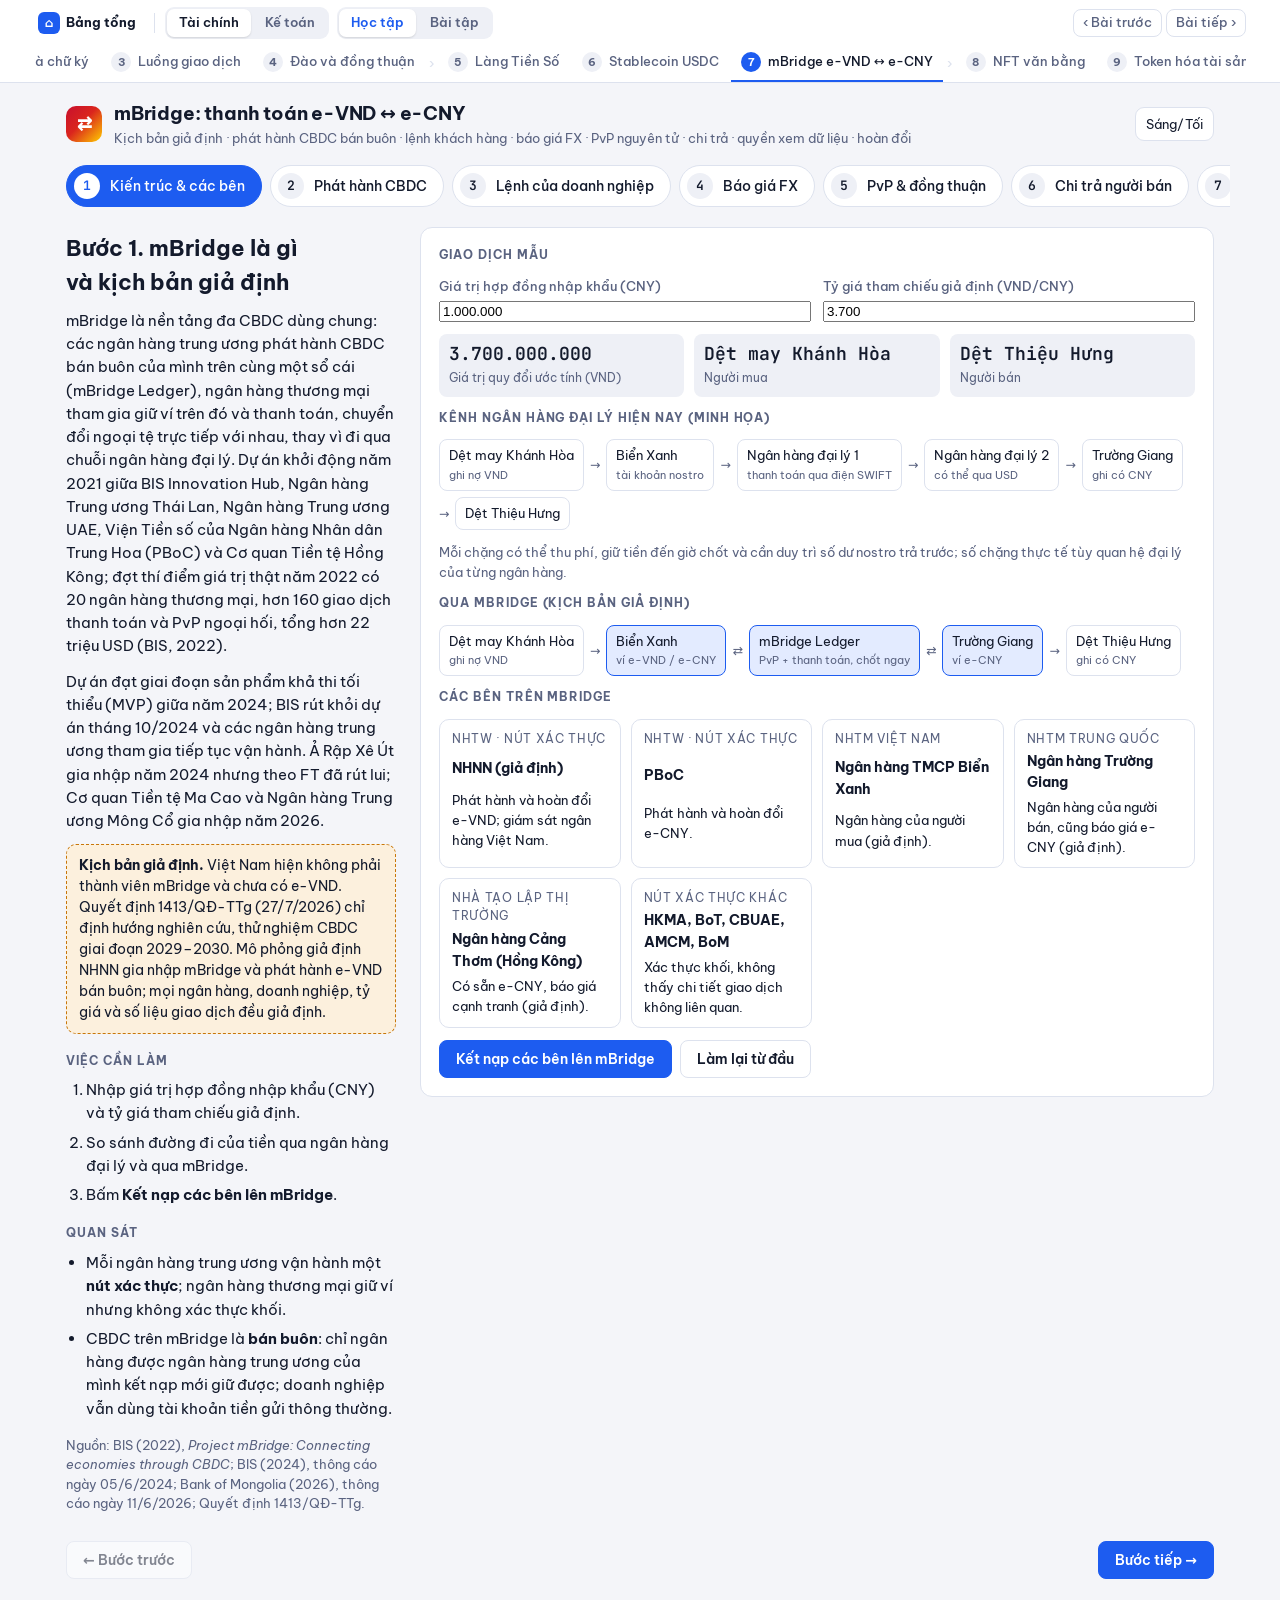
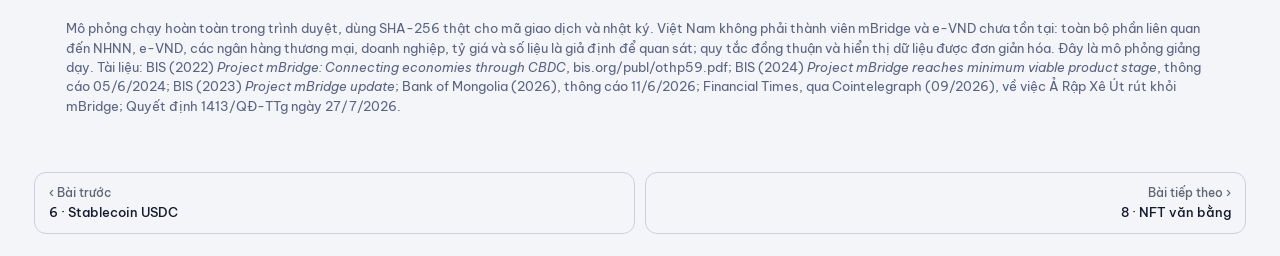
<file: mbridge.html>
<!doctype html>
<html lang="vi">
<head>
<meta charset="utf-8">
<meta name="viewport" content="width=device-width,initial-scale=1,viewport-fit=cover">
<title>mBridge: thanh toán e-VND ↔ e-CNY</title>
<link rel="preconnect" href="https://fonts.googleapis.com">
<link rel="preconnect" href="https://fonts.gstatic.com" crossorigin>
<link href="https://fonts.googleapis.com/css2?family=Be+Vietnam+Pro:wght@400;500;600;700&family=JetBrains+Mono:wght@400;600&display=swap" rel="stylesheet">
<script>
/* Đồng bộ giao diện sáng/tối với trang Làng Tiền Số và tự co giãn khi được nhúng */
(function(){var R=document.documentElement,emb=false;
try{emb=window.self!==window.top&&!!window.frameElement;}catch(e){}
if(emb)R.classList.add('embedded');
function sync(){var t=null;try{if(emb)t=window.parent.document.documentElement.dataset.theme||null;}catch(e){}
  if(!t){try{t=localStorage.getItem('ltso-theme');}catch(e){}}
  if(t==='dark'||t==='light')R.dataset.theme=t;else delete R.dataset.theme;}
sync();
if(emb){try{new MutationObserver(sync).observe(window.parent.document.documentElement,{attributes:true,attributeFilter:['data-theme']});}catch(e){}}
window.__embedded=emb;})();
</script>
<style>

:root{
  --bg:#f4f5f9;--surface:#ffffff;--sunk:#eef0f6;--ink:#131a2c;--muted:#5a6380;--line:#dde2ee;
  --accent:#1d5cf0;--accent-soft:#e3ebff;--on-accent:#ffffff;
  --zero-bg:#fcf0dd;--zero-ink:#c8770a;--proof:#f5d28c;
  --ok:#11805a;--ok-bg:#dff3ea;--bad:#bd3434;--bad-bg:#fbe5e5;
  --f-display:"Be Vietnam Pro",system-ui,-apple-system,"Segoe UI",Roboto,sans-serif;
  --f-body:"Be Vietnam Pro",system-ui,-apple-system,"Segoe UI",Roboto,sans-serif;
  --f-mono:"JetBrains Mono",ui-monospace,SFMono-Regular,Menlo,Consolas,monospace;
  color-scheme:light;
}
@media (prefers-color-scheme:dark){:root:not([data-theme="light"]){
  --bg:#0a0f1e;--surface:#111a2e;--sunk:#17213a;--ink:#e7ebf7;--muted:#95a0bf;--line:#243150;
  --accent:#7aa2ff;--accent-soft:rgba(122,162,255,.14);--on-accent:#0a0f1e;
  --zero-bg:rgba(245,165,36,.16);--zero-ink:#f5a524;--proof:#6b4f14;
  --ok:#3fcf92;--ok-bg:rgba(63,207,146,.12);--bad:#ff6f6f;--bad-bg:rgba(255,111,111,.12);color-scheme:dark}}
:root[data-theme="dark"]{
  --bg:#0a0f1e;--surface:#111a2e;--sunk:#17213a;--ink:#e7ebf7;--muted:#95a0bf;--line:#243150;
  --accent:#7aa2ff;--accent-soft:rgba(122,162,255,.14);--on-accent:#0a0f1e;
  --zero-bg:rgba(245,165,36,.16);--zero-ink:#f5a524;--proof:#6b4f14;
  --ok:#3fcf92;--ok-bg:rgba(63,207,146,.12);--bad:#ff6f6f;--bad-bg:rgba(255,111,111,.12);color-scheme:dark}
*{box-sizing:border-box}
html,body{margin:0}
[hidden]{display:none!important}
body{background:var(--bg);color:var(--ink);font-family:var(--f-body);font-size:15px;line-height:1.55}
.wrap{max-width:1180px;margin:0 auto;padding-left:max(16px,env(safe-area-inset-left,0px));padding-right:max(16px,env(safe-area-inset-right,0px))}
header.top{border-bottom:1px solid var(--line);background:var(--surface)}
header.top .wrap{padding-block:22px 18px;display:flex;flex-wrap:wrap;gap:6px 24px;align-items:baseline;justify-content:space-between}
h1{font-family:var(--f-display);font-size:clamp(24px,3.4vw,32px);margin:0;text-wrap:balance;letter-spacing:-.01em}
.course{color:var(--muted);font-size:13px;letter-spacing:.04em;text-transform:uppercase}
nav.steps{display:flex;gap:8px;overflow-x:auto;padding-block:16px 4px}
nav.steps button{flex:0 0 auto;display:flex;gap:10px;align-items:center;border:1px solid var(--line);background:var(--surface);color:var(--ink);border-radius:999px;padding:7px 16px 7px 7px;font:500 14px var(--f-body);cursor:pointer}
nav.steps button .n{display:grid;place-items:center;width:26px;height:26px;border-radius:50%;background:var(--sunk);font:600 13px var(--f-mono)}
nav.steps button[aria-selected="true"]{background:var(--accent);color:var(--on-accent);border-color:var(--accent)}
nav.steps button[aria-selected="true"] .n{background:var(--on-accent);color:var(--accent)}
button:focus-visible,input:focus-visible,textarea:focus-visible,select:focus-visible{outline:2px solid var(--accent);outline-offset:2px}
main{padding-block:16px 40px}
.step{display:grid;grid-template-columns:minmax(0,330px) minmax(0,1fr);gap:24px;align-items:start}
@media (max-width:860px){.step{grid-template-columns:minmax(0,1fr)}}
.explain h2{font-family:var(--f-display);font-size:22px;margin:4px 0 10px;text-wrap:balance}
.explain p{margin:0 0 12px;color:var(--ink)}
.explain h3{font-size:12px;text-transform:uppercase;letter-spacing:.08em;color:var(--muted);margin:18px 0 8px}
.explain ol,.explain ul{margin:0;padding-left:20px;display:grid;gap:6px}
.explain .src{font-size:12.5px;color:var(--muted);margin-top:16px}
.panel{background:var(--surface);border:1px solid var(--line);border-radius:12px;padding:18px;display:grid;gap:16px;min-width:0}
.panel h4{margin:0;font-size:12px;text-transform:uppercase;letter-spacing:.08em;color:var(--muted)}
label.f{display:grid;gap:5px;font-size:13px;color:var(--muted);font-weight:500}
input[type=text],input[type=number],textarea,select{width:100%;font:14px var(--f-body);color:var(--ink);background:var(--bg);border:1px solid var(--line);border-radius:8px;padding:8px 10px}
textarea{resize:vertical;min-height:64px}
.mono,.mono input,input.mono,textarea.mono{font-family:var(--f-mono);font-size:13px}
.hash{font-family:var(--f-mono);font-size:13px;word-break:break-all;background:var(--sunk);border-radius:8px;padding:8px 10px;line-height:1.5}
.z{background:var(--zero-bg);color:var(--zero-ink);border-radius:3px;font-weight:600}
.row{display:flex;flex-wrap:wrap;gap:8px;align-items:center}
.grid2f{display:grid;grid-template-columns:repeat(auto-fit,minmax(220px,1fr));gap:12px}
.btn{font:600 14px var(--f-body);border-radius:8px;padding:9px 16px;cursor:pointer;border:1px solid var(--line);background:var(--surface);color:var(--ink)}
.btn.primary{background:var(--accent);color:var(--on-accent);border-color:var(--accent)}
.btn:disabled{opacity:.5;cursor:not-allowed}
.btn.sm{padding:5px 10px;font-size:13px}
.chip{display:inline-flex;align-items:center;gap:6px;font:600 12.5px var(--f-body);padding:3px 10px;border-radius:999px}
.chip.ok{background:var(--ok-bg);color:var(--ok)}.chip.bad{background:var(--bad-bg);color:var(--bad)}
.chip::before{content:"";width:7px;height:7px;border-radius:50%;background:currentColor}
.stats{display:grid;grid-template-columns:repeat(auto-fit,minmax(120px,1fr));gap:10px}
.stat{background:var(--sunk);border-radius:8px;padding:8px 10px}
.stat b{display:block;font:600 18px var(--f-mono);font-variant-numeric:tabular-nums}
.stat span{font-size:12px;color:var(--muted)}
.bits{display:grid;grid-template-columns:repeat(32,minmax(0,1fr));gap:2px;max-width:420px}
.bits i{aspect-ratio:1;border-radius:2px;background:var(--sunk)}
.bits i.d{background:var(--bad)}
.note{font-size:13px;color:var(--muted)}
.scroll{overflow-x:auto}
table{border-collapse:collapse;width:100%;font-size:13.5px;font-variant-numeric:tabular-nums}
th,td{text-align:left;padding:6px 8px;border-bottom:1px solid var(--line);white-space:nowrap}
th{font-size:12px;color:var(--muted);font-weight:600;text-transform:uppercase;letter-spacing:.05em}
td.num,th.num{text-align:right}
header.top{background:none;border-bottom:0}
header.top .wrap{padding-block:16px 0;display:flex;align-items:center;gap:12px;flex-wrap:wrap;justify-content:flex-start}
.logo{width:36px;height:36px;border-radius:10px;background:linear-gradient(135deg,#1d5cf0,#c8770a);display:grid;place-items:center;color:#fff;font:700 18px var(--f-mono);flex:none}
.ttl{min-width:0}
h1{font-size:19px;font-weight:700;letter-spacing:-.01em}
.sub{font-size:13px;color:var(--muted)}
.sp{flex:1}
.btnlink{border:1px solid var(--line);background:var(--surface);color:var(--ink);border-radius:9px;padding:6px 10px;font:inherit;font-size:13px;text-decoration:none;cursor:pointer}
@media (max-width:560px){.sub{display:none}}
html.embedded header.top .wrap,html.embedded nav.steps,html.embedded main,html.embedded .foot{padding-left:0;padding-right:0}
html.embedded header.top .wrap{padding-block:2px 0}
.foot{color:var(--muted);font-size:12.5px;padding-block:0 28px}
.navbtns{display:flex;justify-content:space-between;gap:8px;margin-top:16px}

/* ===== Trang Token hóa tài sản ===== */
:root{--deed:#f7e1e1;--deed-ink:#8a1c1c;--deed-line:#d9a3a3}
@media (prefers-color-scheme:dark){:root:not([data-theme="light"]){--deed:#3a1d22;--deed-ink:#ffb3b3;--deed-line:#6b3a40}}
:root[data-theme="dark"]{--deed:#3a1d22;--deed-ink:#ffb3b3;--deed-line:#6b3a40}
.callout{border-left:3px solid var(--accent);background:var(--accent-soft);padding:10px 12px;border-radius:0 8px 8px 0;font-size:14px}
.callout.warn{border-color:var(--zero-ink);background:var(--zero-bg)}
.callout.bad{border-color:var(--bad);background:var(--bad-bg)}
.callout.ok{border-color:var(--ok);background:var(--ok-bg)}
.checks{display:grid;gap:4px;font-size:13px;margin:0;padding:0;list-style:none}
.checks li{display:flex;gap:8px;align-items:flex-start}
.checks li .m{flex:none;width:18px;font-weight:700}
.checks li.p .m{color:var(--ok)}.checks li.f .m{color:var(--bad)}.checks li.s .m{color:var(--muted)}
.log{font:12.5px var(--f-mono);background:var(--sunk);border-radius:8px;padding:8px 10px;max-height:220px;overflow:auto;display:grid;gap:2px}
pre.json{font:12px/1.5 var(--f-mono);background:var(--sunk);border-radius:8px;padding:10px;margin:0;overflow:auto;max-height:340px;white-space:pre-wrap;word-break:break-all}

/* Giấy chứng nhận */
.scanwrap{position:relative;border-radius:12px;overflow:hidden}
.deed{background:var(--deed);border:2px solid var(--deed-line);border-radius:12px;padding:14px 16px;color:var(--ink);display:grid;gap:8px;font-size:13px}
.deed .hd{text-align:center;color:var(--deed-ink);line-height:1.35}
.deed .hd b{display:block;font-size:12px;letter-spacing:.04em}
.deed .hd .t{font:700 15px var(--f-display);margin-top:4px;text-wrap:balance}
.deed .body{display:grid;grid-template-columns:minmax(0,1fr) 112px;gap:12px;align-items:start}
.deed dl{margin:0;display:grid;grid-template-columns:auto minmax(0,1fr);gap:3px 10px}
.deed dt{color:var(--muted);font-size:12px}
.deed dd{margin:0;font-weight:500}
.deed dd.tamper{background:repeating-linear-gradient(45deg,transparent 0 3px,rgba(189,52,52,.16) 3px 6px);border-radius:3px}
.deed .qr{display:grid;gap:4px;justify-items:center;font-size:10.5px;color:var(--muted);text-align:center}
.deed .qr svg{width:104px;height:104px;background:#fff;border-radius:4px;padding:4px}
@media (max-width:560px){.deed .body{grid-template-columns:minmax(0,1fr)}.deed dl{grid-template-columns:minmax(0,1fr)}.deed dt{margin-top:4px}.deed .qr{justify-items:start;text-align:left}}
.deed .ft{display:flex;justify-content:space-between;gap:8px;flex-wrap:wrap;font-size:12px;color:var(--deed-ink);border-top:1px dashed var(--deed-line);padding-top:6px}
.laser{position:absolute;left:0;right:0;height:3px;background:linear-gradient(90deg,transparent,#22d3ee,transparent);box-shadow:0 0 14px 4px rgba(34,211,238,.55);top:0;opacity:0;pointer-events:none}
.scanwrap.scanning .laser{opacity:1;animation:sweep 1.6s ease-in-out infinite alternate}
.scanwrap.scanning::after{content:"";position:absolute;inset:0;background:rgba(34,211,238,.06);pointer-events:none}
@keyframes sweep{from{top:0}to{top:calc(100% - 3px)}}
@media (prefers-reduced-motion:reduce){.scanwrap.scanning .laser{animation:none;top:50%}}
.ocr{display:grid;gap:4px}
.ocr .r{display:grid;grid-template-columns:150px minmax(0,1fr) 58px;gap:8px;align-items:center;font-size:13px}
.ocr .r input{padding:5px 8px;font-size:13px}
.ocr .r .cf{font:12px var(--f-mono);text-align:right;color:var(--muted)}
.ocr .r .cf.lo{color:var(--bad);font-weight:600}
.ocr .r.diff input{border-color:var(--bad);background:var(--bad-bg)}
@media (max-width:560px){.ocr .r{grid-template-columns:minmax(0,1fr) 58px}.ocr .r>span:first-child{grid-column:1/-1}}
.seg{display:inline-flex;border:1px solid var(--line);border-radius:9px;overflow:hidden;flex-wrap:wrap}
.seg button{border:0;background:var(--surface);color:var(--ink);font:500 13px var(--f-body);padding:7px 12px;cursor:pointer;border-right:1px solid var(--line)}
.seg button:last-child{border-right:0}
.seg button[aria-pressed="true"]{background:var(--accent);color:var(--on-accent)}

/* Dòng thời gian SPV */
.tl{display:grid;gap:8px;margin:0;padding:0;list-style:none}
.tl li{display:grid;grid-template-columns:28px minmax(0,1fr);gap:10px;align-items:start;opacity:.45;transition:opacity .3s}
.tl li.on{opacity:1}
.tl li .n{width:28px;height:28px;border-radius:50%;display:grid;place-items:center;background:var(--sunk);font:600 13px var(--f-mono)}
.tl li.on .n{background:var(--ok);color:#fff}
.tl li b{display:block}
.tl li .hash{margin-top:4px;padding:4px 8px;font-size:12px}

/* Cây Merkle */
.mtree{display:grid;gap:6px;overflow-x:auto}
.mtree .lv{display:flex;gap:6px;justify-content:center}
.mtree .nd{flex:0 0 auto;border:1px solid var(--line);border-radius:6px;padding:4px 7px;font:11.5px var(--f-mono);background:var(--surface);text-align:center;min-width:86px}
.mtree .nd small{display:block;font-family:var(--f-body);color:var(--muted);font-size:10.5px;max-width:110px;white-space:normal}
.mtree .nd.root{border-color:var(--accent);background:var(--accent-soft);font-weight:600}

/* Phân bổ */
.alloc{display:flex;height:26px;border-radius:7px;overflow:hidden;background:var(--sunk);font:600 12px var(--f-body);color:#fff}
.alloc span{display:grid;place-items:center;white-space:nowrap;overflow:hidden;transition:width .3s}
.a1{background:#1d5cf0}.a2{background:#11805a}.a3{background:#c8770a}.a4{background:#7c3aed}
.vault{display:flex;gap:12px;align-items:center;flex-wrap:wrap}
.vault .box{border:2px dashed var(--line);border-radius:10px;padding:10px 14px;display:grid;gap:3px;font-size:13px;min-width:180px}
.vault .box.locked{border-style:solid;border-color:var(--ok);background:var(--ok-bg)}
.vault .ar{color:var(--muted);font-size:20px}

/* Chuỗi khối */
.chainv{display:flex;align-items:stretch;gap:0;overflow-x:auto;padding:4px 0}
.blk{flex:0 0 auto;border:1.5px solid var(--line);border-radius:8px;padding:6px 10px;font-size:12px;background:var(--surface);min-width:150px;max-width:190px;display:grid;gap:2px}
.blk b{font-family:var(--f-mono);font-size:13px}
.blk .h{font-family:var(--f-mono);font-size:11px;color:var(--muted)}
.blk.new{border-color:var(--ok);background:var(--ok-bg)}
.chainv .ar{flex:0 0 22px;align-self:center;text-align:center;color:var(--muted)}
.vals{display:grid;grid-template-columns:repeat(auto-fit,minmax(200px,1fr));gap:10px}
.val{border:1.5px solid var(--line);border-radius:10px;padding:10px 12px;display:grid;gap:6px;font-size:13px}
.val.off{opacity:.55;border-style:dashed}
.val.signed{border-color:var(--ok)}
.val label{display:flex;gap:6px;align-items:center;font-size:12.5px;color:var(--muted)}
.txc{border:1px solid var(--line);border-radius:10px;padding:10px 12px;display:grid;gap:6px;background:var(--surface)}
.txc.ok{border-color:var(--ok)}.txc.bad{border-color:var(--bad)}
.txc .hd{display:flex;justify-content:space-between;gap:8px;flex-wrap:wrap;font-size:13.5px}
.txlist{display:grid;gap:8px}
.gate{display:none}
.locked-step .gate{display:block}
td input[type=number]{width:96px;padding:5px 8px}
td input[type=checkbox]{width:16px;height:16px}
.pill{display:inline-block;font:600 11.5px var(--f-body);padding:2px 8px;border-radius:999px;background:var(--sunk);color:var(--muted)}
.pill.ok{background:var(--ok-bg);color:var(--ok)}.pill.bad{background:var(--bad-bg);color:var(--bad)}.pill.warn{background:var(--zero-bg);color:var(--zero-ink)}

/* Bài tập */
.quiz{display:grid;gap:14px}
.q{border:1px solid var(--line);border-radius:10px;padding:12px 14px;background:var(--surface)}
.q p.qt{margin:0 0 8px;font-weight:600}
.q label{display:flex;gap:8px;align-items:flex-start;font-size:14px;padding:3px 0;cursor:pointer}
.q label input{margin-top:4px}
.q .fb{margin-top:8px;font-size:13.5px;border-radius:8px;padding:8px 10px}
.q.right{border-color:var(--ok)}.q.wrong{border-color:var(--bad)}
.q.right .fb{background:var(--ok-bg)}.q.wrong .fb{background:var(--bad-bg)}
.q .lab{font-size:12px;color:var(--muted);text-transform:uppercase;letter-spacing:.06em;margin-bottom:4px}
.score{font:700 26px var(--f-mono)}
.who{display:grid;grid-template-columns:repeat(auto-fit,minmax(200px,1fr));gap:10px}
.prac{display:grid;gap:10px}
.prac .pi{display:grid;gap:5px;font-size:14px}
@media print{
  header.top,nav.steps,.navbtns,.foot,.noprint{display:none!important}
  .step{display:block!important}.step[hidden]{display:none!important}
  body{background:#fff;color:#000}.q,.panel{break-inside:avoid;border-color:#999}
}

/* ===== Thành phần dùng chung ===== */
.parties{display:grid;grid-template-columns:repeat(auto-fit,minmax(170px,1fr));gap:10px}
.party{border:1px solid var(--line);border-radius:10px;padding:10px 12px;background:var(--surface);display:grid;gap:3px;font-size:13px}
.party b{font-size:14px}
.party .r{font-size:11.5px;text-transform:uppercase;letter-spacing:.06em;color:var(--muted)}
.two{display:grid;grid-template-columns:repeat(auto-fit,minmax(260px,1fr));gap:12px}
.ta{border:1px solid var(--line);border-radius:10px;overflow:hidden;background:var(--surface);min-width:0}
.ta h5{margin:0;padding:8px 12px;background:var(--sunk);font-size:13px}
.ta table td,.ta table th{white-space:normal}
.ta .tot td{font-weight:700;border-top:2px solid var(--line)}
.neg{color:var(--bad)}.pos{color:var(--ok)}
.bar{height:24px;border-radius:7px;overflow:hidden;background:var(--sunk);display:flex}
.bar span{display:grid;place-items:center;color:#fff;font:600 11.5px var(--f-body);overflow:hidden;white-space:nowrap;transition:width .3s}
.b1{background:#1d5cf0}.b2{background:#11805a}.b3{background:#c8770a}.b4{background:#7c3aed}
.code{font:12px/1.6 var(--f-mono);background:var(--sunk);border-radius:8px;padding:10px 12px;white-space:pre-wrap;word-break:break-all;margin:0}
.code .k{color:var(--accent);font-weight:600}.code .c{color:var(--muted)}
.dg{display:grid;grid-template-columns:auto minmax(0,1fr);gap:4px 14px;font-size:13px;margin:0}
.dg dt{color:var(--muted)}.dg dd{margin:0;font-family:var(--f-mono);font-size:12.5px;word-break:break-all}
.tx{border:1px solid var(--line);border-radius:10px;padding:10px 12px;background:var(--surface);display:grid;gap:6px;font-size:13px}
.tx.ok{border-color:var(--ok)}.tx.bad{border-color:var(--bad)}
.tx .hd{display:flex;justify-content:space-between;gap:8px;flex-wrap:wrap}
.ba{display:grid;grid-template-columns:minmax(0,1fr) auto minmax(0,1fr);gap:8px;align-items:center}
.ba .ar{color:var(--muted);font-size:18px}
@media (max-width:560px){.ba{grid-template-columns:minmax(0,1fr)}.ba .ar{display:none}}
input[type=range]{width:100%;accent-color:var(--accent)}
.sp2{height:2px}
.big{font:700 22px var(--f-mono)}
.panel>div,.panel>div>div{min-width:0}
.panel>div:not(:empty){display:grid;gap:12px}
.panel>div>div:not([class]):not(:empty){display:grid;gap:10px}
.tl li{opacity:1}
.checks .mono,.callout .mono{word-break:break-all}
.ta{overflow-x:auto}

/* ===== Trang mBridge ===== */
.logo.mb{background:linear-gradient(135deg,#c8102e,#da251d 45%,#ffcd00)}
.hyp{border:1.5px dashed var(--zero-ink);background:var(--zero-bg);border-radius:10px;padding:10px 12px;font-size:13.5px}
.route{display:flex;flex-wrap:wrap;align-items:center;gap:6px;font-size:12.5px}
.route .hop{border:1px solid var(--line);border-radius:8px;padding:6px 9px;background:var(--surface);display:grid;gap:1px;min-width:0}
.route .hop small{color:var(--muted);font-size:11px}
.route .hop.cb{border-color:var(--accent);background:var(--accent-soft)}
.route .ar{color:var(--muted)}
.nodes{display:grid;grid-template-columns:repeat(auto-fit,minmax(150px,1fr));gap:8px}
.node{border:1.5px solid var(--line);border-radius:10px;padding:8px 10px;font-size:12.5px;display:grid;gap:4px;background:var(--surface)}
.node.hyp2{border-style:dashed}
.node.off{opacity:.5}
.node.yes{border-color:var(--ok);background:var(--ok-bg)}
.node.no{border-color:var(--bad);background:var(--bad-bg)}
.node label{display:flex;gap:6px;align-items:center;color:var(--muted)}
.node b{font-size:13px}
.lock{display:grid;grid-template-columns:minmax(0,1fr) 56px minmax(0,1fr);gap:8px;align-items:center}
.lock .side{border:1.5px solid var(--line);border-radius:10px;padding:10px;display:grid;gap:3px;font-size:13px;background:var(--surface);transition:border-color .3s,background .3s}
.lock .side.locked{border-color:var(--zero-ink);background:var(--zero-bg)}
.lock .side.done{border-color:var(--ok);background:var(--ok-bg)}
.lock .side.fail{border-color:var(--bad);background:var(--bad-bg)}
.lock .side .cur{justify-self:start}
.lock .mid{text-align:center;font-size:22px;color:var(--muted)}
@media (max-width:560px){.lock{grid-template-columns:minmax(0,1fr)}.lock .mid{transform:rotate(90deg)}}
.mask{color:var(--muted);font-style:italic}
.vtbl td{white-space:normal;vertical-align:top}
.cmp td{white-space:normal}
.cur{font:600 11px var(--f-mono);padding:1px 6px;border-radius:5px;background:var(--sunk)}
.cur.vnd{color:#c8102e}.cur.cny{color:#b45309}
@media (prefers-color-scheme:dark){:root:not([data-theme="light"]) .cur.vnd{color:#ff8a8a}:root:not([data-theme="light"]) .cur.cny{color:#fbbf24}}
:root[data-theme="dark"] .cur.vnd{color:#ff8a8a}:root[data-theme="dark"] .cur.cny{color:#fbbf24}
.quote{border:1.5px solid var(--line);border-radius:10px;padding:10px 12px;display:grid;gap:4px;background:var(--surface);font-size:13px}
.quote.best{border-color:var(--ok)}
.quote.sel{border-color:var(--accent);background:var(--accent-soft)}
.quotes{display:grid;grid-template-columns:repeat(auto-fit,minmax(220px,1fr));gap:10px}
/* bài tập */
.q{border:1px solid var(--line);border-radius:10px;padding:12px 14px;background:var(--surface)}
.quiz{display:grid;gap:10px}
</style>
<script src="./nav.js" defer></script>
</head>
<body>
<header class="top"><div class="wrap">
  <div class="logo mb" aria-hidden="true">⇄</div>
  <div class="ttl"><h1>mBridge: thanh toán e-VND ↔ e-CNY</h1><div class="sub">Kịch bản giả định · phát hành CBDC bán buôn · lệnh khách hàng · báo giá FX · PvP nguyên tử · chi trả · quyền xem dữ liệu · hoàn đổi</div></div>
  <div class="sp"></div>
  <button class="btnlink" id="themeBtn" type="button">Sáng/Tối</button>
</div></header>

<nav class="steps wrap" role="tablist" aria-label="Các bước">
  <button role="tab" data-go="1" aria-selected="true"><span class="n">1</span>Kiến trúc &amp; các bên</button>
  <button role="tab" data-go="2" aria-selected="false"><span class="n">2</span>Phát hành CBDC</button>
  <button role="tab" data-go="3" aria-selected="false"><span class="n">3</span>Lệnh của doanh nghiệp</button>
  <button role="tab" data-go="4" aria-selected="false"><span class="n">4</span>Báo giá FX</button>
  <button role="tab" data-go="5" aria-selected="false"><span class="n">5</span>PvP &amp; đồng thuận</button>
  <button role="tab" data-go="6" aria-selected="false"><span class="n">6</span>Chi trả người bán</button>
  <button role="tab" data-go="7" aria-selected="false"><span class="n">7</span>Quyền xem dữ liệu</button>
  <button role="tab" data-go="8" aria-selected="false"><span class="n">8</span>Hoàn đổi &amp; đối soát</button>
  <button role="tab" data-go="9" aria-selected="false"><span class="n">9</span>Bài tập</button>
</nav>

<main class="wrap">

<!-- ========== BƯỚC 1 ========== -->
<section class="step" id="s1">
  <div class="explain">
    <h2>Bước 1. mBridge là gì và kịch bản giả định</h2>
    <p>mBridge là nền tảng đa CBDC dùng chung: các ngân hàng trung ương phát hành CBDC bán buôn của mình trên cùng một sổ cái (mBridge Ledger), ngân hàng thương mại tham gia giữ ví trên đó và thanh toán, chuyển đổi ngoại tệ trực tiếp với nhau, thay vì đi qua chuỗi ngân hàng đại lý. Dự án khởi động năm 2021 giữa BIS Innovation Hub, Ngân hàng Trung ương Thái Lan, Ngân hàng Trung ương UAE, Viện Tiền số của Ngân hàng Nhân dân Trung Hoa (PBoC) và Cơ quan Tiền tệ Hồng Kông; đợt thí điểm giá trị thật năm 2022 có 20 ngân hàng thương mại, hơn 160 giao dịch thanh toán và PvP ngoại hối, tổng hơn 22 triệu USD (BIS, 2022).</p>
    <p>Dự án đạt giai đoạn sản phẩm khả thi tối thiểu (MVP) giữa năm 2024; BIS rút khỏi dự án tháng 10/2024 và các ngân hàng trung ương tham gia tiếp tục vận hành. Ả Rập Xê Út gia nhập năm 2024 nhưng theo FT đã rút lui; Cơ quan Tiền tệ Ma Cao và Ngân hàng Trung ương Mông Cổ gia nhập năm 2026.</p>
    <div class="hyp"><b>Kịch bản giả định.</b> Việt Nam hiện không phải thành viên mBridge và chưa có e-VND. Quyết định 1413/QĐ-TTg (27/7/2026) chỉ định hướng nghiên cứu, thử nghiệm CBDC giai đoạn 2029–2030. Mô phỏng giả định NHNN gia nhập mBridge và phát hành e-VND bán buôn; mọi ngân hàng, doanh nghiệp, tỷ giá và số liệu giao dịch đều giả định.</div>
    <h3>Việc cần làm</h3>
    <ol>
      <li>Nhập giá trị hợp đồng nhập khẩu (CNY) và tỷ giá tham chiếu giả định.</li>
      <li>So sánh đường đi của tiền qua ngân hàng đại lý và qua mBridge.</li>
      <li>Bấm <b>Kết nạp các bên lên mBridge</b>.</li>
    </ol>
    <h3>Quan sát</h3>
    <ul>
      <li>Mỗi ngân hàng trung ương vận hành một <b>nút xác thực</b>; ngân hàng thương mại giữ ví nhưng không xác thực khối.</li>
      <li>CBDC trên mBridge là <b>bán buôn</b>: chỉ ngân hàng được ngân hàng trung ương của mình kết nạp mới giữ được; doanh nghiệp vẫn dùng tài khoản tiền gửi thông thường.</li>
    </ul>
    <p class="src">Nguồn: BIS (2022), <i>Project mBridge: Connecting economies through CBDC</i>; BIS (2024), thông cáo ngày 05/6/2024; Bank of Mongolia (2026), thông cáo ngày 11/6/2026; Quyết định 1413/QĐ-TTg.</p>
  </div>
  <div class="panel"><div id="c1"></div></div>
</section>

<!-- ========== BƯỚC 2 ========== -->
<section class="step" id="s2" hidden>
  <div class="explain">
    <h2>Bước 2. Phát hành e-VND và e-CNY bán buôn</h2>
    <p>Ngân hàng thương mại đổi tiền gửi dự trữ tại ngân hàng trung ương của mình lấy CBDC trên mBridge. Với ngân hàng trung ương, đây chỉ là <b>đổi dạng nợ phải trả</b>: tiền dự trữ của ngân hàng giảm, CBDC đang lưu hành tăng một lượng bằng nhau; tổng tiền cơ sở không đổi.</p>
    <ul>
      <li>Biển Xanh đề nghị NHNN: ghi nợ tài khoản dự trữ VND, đúc e-VND vào ví Biển Xanh trên mBridge.</li>
      <li>Trường Giang đề nghị PBoC: ghi nợ tài khoản dự trữ CNY, đúc e-CNY vào ví Trường Giang.</li>
      <li>Ngân hàng Cảng Thơm (Hồng Kông) đã có sẵn e-CNY từ trước, đóng vai nhà tạo lập thị trường.</li>
    </ul>
    <h3>Việc cần làm</h3>
    <ol>
      <li>Giữ hoặc sửa số e-VND Biển Xanh cần phát hành (mặc định dư khoảng 2% so với giá trị hợp đồng).</li>
      <li>Bấm hai nút phát hành và quan sát bảng cân đối của hai ngân hàng trung ương.</li>
    </ol>
    <h3>Quan sát</h3>
    <ul>
      <li>Chỉ ngân hàng trung ương phát hành mới đúc hoặc hủy được đồng tiền của mình; NHNN không đúc được e-CNY và ngược lại.</li>
      <li>Giao dịch phát hành cũng phải được các nút xác thực đồng thuận trước khi ghi vào sổ.</li>
    </ul>
    <p class="src">Nguồn: BIS (2022), mục chức năng phát hành và hoàn đổi; số dư dự trữ trong mô phỏng là giả định.</p>
  </div>
  <div class="panel"><div id="c2"></div><div id="o2"></div></div>
</section>

<!-- ========== BƯỚC 3 ========== -->
<section class="step" id="s3" hidden>
  <div class="explain">
    <h2>Bước 3. Doanh nghiệp Việt Nam đặt lệnh thanh toán nhập khẩu</h2>
    <p>Công ty Dệt may Khánh Hòa nhập vải của Công ty Dệt Thiệu Hưng (Chiết Giang) và cần trả tiền hàng bằng CNY. Doanh nghiệp vẫn làm việc với ngân hàng như hiện nay: lập lệnh chuyển tiền, nộp hợp đồng và hóa đơn; ngân hàng kiểm tra chứng từ, sàng lọc chống rửa tiền, rồi tạm phong tỏa số VND ước tính.</p>
    <p>Doanh nghiệp <b>không giữ e-CNY</b>; mBridge chỉ thay phần thanh toán liên ngân hàng phía sau.</p>
    <h3>Việc cần làm</h3>
    <ol>
      <li>Chọn bộ chứng từ: đầy đủ, hoặc thiếu hóa đơn.</li>
      <li>Bấm <b>Gửi lệnh chuyển tiền</b>.</li>
    </ol>
    <h3>Quan sát</h3>
    <ul>
      <li>Thiếu chứng từ chứng minh mục đích thanh toán thì lệnh bị trả lại ngay tại ngân hàng, trước khi có bất cứ thứ gì trên mBridge.</li>
      <li>Căn cứ kiểm tra chứng từ là quy định quản lý ngoại hối hiện hành; mô phỏng chỉ minh họa nguyên tắc, cần kiểm tra văn bản cụ thể khi áp dụng.</li>
    </ul>
    <p class="src">Tên doanh nghiệp, số dư và chứng từ trong mô phỏng là giả định.</p>
  </div>
  <div class="panel"><div id="c3"></div><div id="o3"></div></div>
</section>

<!-- ========== BƯỚC 4 ========== -->
<section class="step" id="s4" hidden>
  <div class="explain">
    <h2>Bước 4. Hỏi giá và chọn báo giá e-VND/e-CNY</h2>
    <p>Biển Xanh có e-VND nhưng cần e-CNY. Trên mBridge, ngân hàng gửi yêu cầu báo giá; các ngân hàng có e-CNY (nhà cung cấp thanh khoản) trả giá kèm thời hạn hiệu lực. Biển Xanh chọn giá tốt nhất rồi báo tỷ giá cho khách hàng, cộng biên lợi nhuận.</p>
    <p>Hai ngân hàng chưa có quan hệ đại lý trực tiếp vẫn giao dịch được, vì cả hai cùng thanh toán trên một sổ cái bằng tiền ngân hàng trung ương.</p>
    <h3>Việc cần làm</h3>
    <ol>
      <li>Bấm <b>Gửi yêu cầu báo giá</b>.</li>
      <li>So sánh hai báo giá rồi chọn một.</li>
    </ol>
    <h3>Quan sát</h3>
    <ul>
      <li>Báo giá tốt hơn là báo giá cần ít e-VND hơn cho cùng số e-CNY.</li>
      <li>Tỷ giá khách hàng chịu = tỷ giá đã chọn × (1 + biên 0,2%, giả định).</li>
    </ul>
    <p class="src">Tỷ giá, biên lợi nhuận và tên ngân hàng là giả định; thời hạn hiệu lực báo giá chỉ để minh họa.</p>
  </div>
  <div class="panel"><div id="c4"></div><div id="o4"></div></div>
</section>

<!-- ========== BƯỚC 5 ========== -->
<section class="step" id="s5" hidden>
  <div class="explain">
    <h2>Bước 5. PvP nguyên tử và đồng thuận giữa các ngân hàng trung ương</h2>
    <p><b>PvP</b> (<i>payment versus payment</i>): hai đồng tiền đổi chủ trong cùng một giao dịch; hoặc cả hai chân cùng thực hiện, hoặc không chân nào thực hiện. Như vậy loại bỏ rủi ro thanh toán ngoại hối kiểu Herstatt, khi một bên đã trả mà chưa nhận được đồng tiền kia.</p>
    <p>Hợp đồng PvP khóa e-VND của Biển Xanh và e-CNY của bên bán; khi cả hai đã khóa thì hoán đổi rồi mở khóa. Giao dịch chỉ được ghi khi đủ ngưỡng phiếu của các nút xác thực theo cơ chế đồng thuận chịu lỗi Byzantine (BFT): với n nút cần ít nhất ⌊2n/3⌋ + 1 phiếu. Thí điểm 2022 dùng HotStuff+, sau đó dự án thử nghiệm giao thức Dashing.</p>
    <h3>Việc cần làm</h3>
    <ol>
      <li>Bấm <b>Thực hiện PvP</b> và theo dõi khóa, hoán đổi, bỏ phiếu.</li>
      <li>Thử lỗi: tích “bên bán chỉ còn 50% e-CNY”, chạy lại và quan sát cả hai chân cùng bị hủy.</li>
      <li>Thử tắt bớt nút xác thực cho đến khi không đủ ngưỡng.</li>
    </ol>
    <h3>Quan sát</h3>
    <ul>
      <li>Khi một chân thất bại, e-VND đã khóa được trả lại nguyên vẹn cho Biển Xanh.</li>
      <li>Không đủ ngưỡng phiếu thì khối không được chốt và không tài sản nào di chuyển.</li>
    </ul>
    <p class="src">Nguồn: BIS (2022); BIS (2023), cập nhật dự án về giao thức Dashing. Danh sách nút xác thực trong mô phỏng là minh họa; nút NHNN là giả định.</p>
  </div>
  <div class="panel"><div id="c5"></div><div id="o5"></div></div>
</section>

<!-- ========== BƯỚC 6 ========== -->
<section class="step" id="s6" hidden>
  <div class="explain">
    <h2>Bước 6. Chuyển e-CNY cho ngân hàng người bán và ghi có</h2>
    <p>Biển Xanh chuyển e-CNY vừa mua cho Ngân hàng Trường Giang (ngân hàng của người bán) bằng một giao dịch thanh toán trên mBridge. Trường Giang nhận tiền ngân hàng trung ương có giá trị cuối cùng ngay khi khối được chốt, rồi ghi có tài khoản CNY của Công ty Dệt Thiệu Hưng.</p>
    <p>Các ngân hàng trung ương tham gia thử nghiệm đã thống nhất <b>không dùng CBDC nước ngoài để thanh toán trong nước</b>, vì lo ngại hiệu ứng thay thế tiền tệ ảnh hưởng đến chính sách tiền tệ. Mô phỏng cài quy tắc này vào hợp đồng.</p>
    <h3>Việc cần làm</h3>
    <ol>
      <li>Bấm <b>Chuyển e-CNY cho Trường Giang</b>.</li>
      <li>Thử <b>chi e-CNY cho một doanh nghiệp trong nước</b> để thấy quy tắc chặn giao dịch.</li>
    </ol>
    <h3>Quan sát</h3>
    <ul>
      <li>Người bán nhận đủ số CNY trên hợp đồng; người mua chịu toàn bộ chênh lệch tỷ giá và phí (mô phỏng giả định phí OUR).</li>
    </ul>
    <p class="src">Nguồn: phát biểu của đại diện Ngân hàng Trung ương Thái Lan tại Hong Kong Fintech Week (Forkast; cần kiểm tra thời điểm phát biểu).</p>
  </div>
  <div class="panel"><div id="c6"></div><div id="o6"></div></div>
</section>

<!-- ========== BƯỚC 7 ========== -->
<section class="step" id="s7" hidden>
  <div class="explain">
    <h2>Bước 7. Ai thấy gì trên sổ cái chung</h2>
    <p>Sổ cái dùng chung không có nghĩa mọi bên thấy mọi giao dịch. Theo nguyên tắc thiết kế của mBridge, mỗi ngân hàng trung ương giám sát giao dịch thuộc thẩm quyền của mình, còn các bên không liên quan chỉ thấy dữ liệu đủ để xác thực.</p>
    <p>Mô phỏng áp dụng quy tắc đơn giản: ngân hàng là bên giao dịch thấy toàn bộ; ngân hàng trung ương thấy toàn bộ nếu có một bên thuộc thẩm quyền của mình; các bên còn lại chỉ thấy loại giao dịch, thời điểm và mã băm.</p>
    <h3>Việc cần làm</h3>
    <ol>
      <li>Đổi vai trò người xem và so sánh bảng giao dịch.</li>
    </ol>
    <h3>Quan sát</h3>
    <ul>
      <li>Ngân hàng Trung ương Thái Lan vận hành nút xác thực nhưng không thấy số tiền hay tên doanh nghiệp trong giao dịch Việt Nam – Trung Quốc.</li>
      <li>Câu hỏi chính sách: mức độ hiển thị nào cân bằng được quyền riêng tư, giám sát chống rửa tiền và chủ quyền dữ liệu?</li>
    </ul>
    <p class="src">Quy tắc hiển thị là mô hình minh họa; cách thực thi cụ thể của mBridge (mã hóa, chữ ký ẩn danh tạm thời) cần đối chiếu BIS (2022), phụ lục thiết kế kỹ thuật.</p>
  </div>
  <div class="panel"><div id="c7"></div></div>
</section>

<!-- ========== BƯỚC 8 ========== -->
<section class="step" id="s8" hidden>
  <div class="explain">
    <h2>Bước 8. Hoàn đổi CBDC và đối soát toàn bộ giao dịch</h2>
    <p>Ngân hàng không cần giữ CBDC lâu: ngân hàng có thể hoàn đổi đồng tiền <b>của nước mình</b> về tài khoản dự trữ tại ngân hàng trung ương, khi đó CBDC bị hủy trên sổ cái. Ngân hàng nước ngoài đang giữ e-VND không hoàn đổi được tại PBoC; muốn thoát vị thế, ngân hàng đó phải bán lại e-VND trên mBridge.</p>
    <p>Cuối cùng đối chiếu: số CBDC lưu hành của từng đồng tiền bằng tổng số dư trên sổ cái; tổng dự trữ cộng CBDC của mỗi ngân hàng trung ương không đổi; người bán nhận đúng số CNY trên hợp đồng.</p>
    <h3>Việc cần làm</h3>
    <ol>
      <li>Hoàn đổi e-VND dư của Biển Xanh và e-CNY của Trường Giang.</li>
      <li>Đọc phần đối soát, bảng so sánh với ngân hàng đại lý và bấm <b>Kiểm tra chuỗi băm</b>.</li>
    </ol>
    <h3>Quan sát</h3>
    <ul>
      <li>Theo số liệu được báo chí dẫn lại, mBridge đã xử lý giao dịch hàng chục tỷ USD, phần lớn bằng e-CNY; các con số này chưa được các ngân hàng trung ương công bố chính thức đầy đủ.</li>
    </ul>
    <p class="src">Nguồn: Reuters, qua The Block (01/2026); BIS (2022). Thời gian và chi phí của kênh ngân hàng đại lý trong bảng so sánh là giả định minh họa.</p>
  </div>
  <div class="panel"><div id="c8"></div><div id="o8"></div></div>
</section>

<!-- ========== BƯỚC 9 ========== -->
<section class="step" id="s9" hidden>
  <div class="explain">
    <h2>Bước 9. Bài tập</h2>
    <p><b>Phần I</b> ghi kết quả thực hành từ Bước 1–8. <b>Phần II</b> gồm 12 câu trắc nghiệm, chấm tự động và có giải thích.</p>
    <p>Làm xong, bấm <b>"Nộp và chấm"</b>, rồi <b>"In / lưu PDF"</b> để nộp cho giảng viên.</p>
    <h3>Gợi ý cho giảng viên</h3>
    <ul>
      <li>Thời lượng: khoảng 60 phút (35 phút thực hành, 25 phút thảo luận).</li>
      <li>Chia nhóm 4: NHNN, PBoC, Biển Xanh, Trường Giang; mỗi nhóm trình bày lợi ích và rủi ro từ góc nhìn của mình.</li>
      <li>Câu thảo luận mở: Việt Nam nên tham gia mBridge, Agorá hay kết nối thanh toán khu vực ASEAN? Cân nhắc thương mại với Trung Quốc, quan hệ với hệ thống USD và lộ trình CBDC 2029–2030.</li>
    </ul>
    <p class="src">Bài làm chỉ lưu trên trình duyệt của học viên, không gửi đi đâu.</p>
  </div>
  <div class="panel">
    <div class="who">
      <label class="f">Họ và tên<input type="text" id="stName" autocomplete="name"></label>
      <label class="f">MSSV<input type="text" id="stId"></label>
      <label class="f">Lớp / nhóm<input type="text" id="stClass"></label>
    </div>
    <h4>Phần I. Kết quả thực hành</h4>
    <div class="prac" id="pracList"></div>
    <h4>Phần II. Trắc nghiệm</h4>
    <div class="quiz" id="quiz"></div>
    <div class="row noprint">
      <button class="btn primary" id="grade">Nộp và chấm</button>
      <button class="btn" id="printBtn">In / lưu PDF</button>
      <button class="btn" id="clearQuiz">Làm lại</button>
    </div>
    <div class="row"><span>Điểm:</span><span class="score" id="scoreOut">–</span><span class="note" id="scoreTime"></span></div>
  </div>
</section>

<div class="navbtns"><button class="btn" id="prevStep">← Bước trước</button><button class="btn primary" id="nextStep">Bước tiếp →</button></div>
</main>
<footer class="wrap foot">Mô phỏng chạy hoàn toàn trong trình duyệt, dùng SHA-256 thật cho mã giao dịch và nhật ký. Việt Nam không phải thành viên mBridge và e-VND chưa tồn tại: toàn bộ phần liên quan đến NHNN, e-VND, các ngân hàng thương mại, doanh nghiệp, tỷ giá và số liệu là giả định để quan sát; quy tắc đồng thuận và hiển thị dữ liệu được đơn giản hóa. Đây là mô phỏng giảng dạy. Tài liệu: BIS (2022) <i>Project mBridge: Connecting economies through CBDC</i>, bis.org/publ/othp59.pdf; BIS (2024) <i>Project mBridge reaches minimum viable product stage</i>, thông cáo 05/6/2024; BIS (2023) <i>Project mBridge update</i>; Bank of Mongolia (2026), thông cáo 11/6/2026; Financial Times, qua Cointelegraph (09/2026), về việc Ả Rập Xê Út rút khỏi mBridge; Quyết định 1413/QĐ-TTg ngày 27/7/2026.</footer>
<script>
/* ---------- SHA-256 (FIPS 180-4) ---------- */
const K=new Uint32Array([0x428a2f98,0x71374491,0xb5c0fbcf,0xe9b5dba5,0x3956c25b,0x59f111f1,0x923f82a4,0xab1c5ed5,0xd807aa98,0x12835b01,0x243185be,0x550c7dc3,0x72be5d74,0x80deb1fe,0x9bdc06a7,0xc19bf174,0xe49b69c1,0xefbe4786,0x0fc19dc6,0x240ca1cc,0x2de92c6f,0x4a7484aa,0x5cb0a9dc,0x76f988da,0x983e5152,0xa831c66d,0xb00327c8,0xbf597fc7,0xc6e00bf3,0xd5a79147,0x06ca6351,0x14292967,0x27b70a85,0x2e1b2138,0x4d2c6dfc,0x53380d13,0x650a7354,0x766a0abb,0x81c2c92e,0x92722c85,0xa2bfe8a1,0xa81a664b,0xc24b8b70,0xc76c51a3,0xd192e819,0xd6990624,0xf40e3585,0x106aa070,0x19a4c116,0x1e376c08,0x2748774c,0x34b0bcb5,0x391c0cb3,0x4ed8aa4a,0x5b9cca4f,0x682e6ff3,0x748f82ee,0x78a5636f,0x84c87814,0x8cc70208,0x90befffa,0xa4506ceb,0xbef9a3f7,0xc67178f2]);
const ENC=new TextEncoder();const W=new Uint32Array(64);
function sha256(str){const m=ENC.encode(str),l=m.length,n=((l+9+63)>>6)<<6,buf=new Uint8Array(n);buf.set(m);buf[l]=0x80;const dv=new DataView(buf.buffer),bl=l*8;dv.setUint32(n-4,bl>>>0);dv.setUint32(n-8,Math.floor(bl/4294967296));
let h0=0x6a09e667,h1=0xbb67ae85,h2=0x3c6ef372,h3=0xa54ff53a,h4=0x510e527f,h5=0x9b05688c,h6=0x1f83d9ab,h7=0x5be0cd19;
for(let o=0;o<n;o+=64){for(let t=0;t<16;t++)W[t]=dv.getUint32(o+t*4);for(let t=16;t<64;t++){const a=W[t-15],b=W[t-2];const s0=((a>>>7)|(a<<25))^((a>>>18)|(a<<14))^(a>>>3);const s1=((b>>>17)|(b<<15))^((b>>>19)|(b<<13))^(b>>>10);W[t]=(W[t-16]+s0+W[t-7]+s1)|0;}
let a=h0,b=h1,c=h2,d=h3,e=h4,f=h5,g=h6,h=h7;
for(let t=0;t<64;t++){const S1=((e>>>6)|(e<<26))^((e>>>11)|(e<<21))^((e>>>25)|(e<<7));const ch=(e&f)^(~e&g);const t1=(h+S1+ch+K[t]+W[t])|0;const S0=((a>>>2)|(a<<30))^((a>>>13)|(a<<19))^((a>>>22)|(a<<10));const mj=(a&b)^(a&c)^(b&c);const t2=(S0+mj)|0;h=g;g=f;f=e;e=(d+t1)|0;d=c;c=b;b=a;a=(t1+t2)|0;}
h0=(h0+a)|0;h1=(h1+b)|0;h2=(h2+c)|0;h3=(h3+d)|0;h4=(h4+e)|0;h5=(h5+f)|0;h6=(h6+g)|0;h7=(h7+h)|0;}
return [h0,h1,h2,h3,h4,h5,h6,h7].map(x=>(x>>>0).toString(16).padStart(8,'0')).join('');}

const $=id=>document.getElementById(id);
const esc=s=>String(s).replace(/[&<>"]/g,c=>({'&':'&amp;','<':'&lt;','>':'&gt;','"':'&quot;'}[c]));
const sleep=ms=>new Promise(r=>setTimeout(r,ms));
const RM=matchMedia('(prefers-reduced-motion: reduce)').matches||window.__NOWAIT;
const wait=ms=>sleep(RM?0:ms);
const short=h=>h.length>16?h.slice(0,10)+'…'+h.slice(-4):h;
const V=x=>Math.round(x).toLocaleString('vi-VN');                    /* VND, đồng */
const Y=f=>(f/100).toLocaleString('vi-VN',{minimumFractionDigits:2,maximumFractionDigits:2}); /* CNY từ fen */
const pnum=v=>{const x=parseFloat(String(v).replace(/\./g,'').replace(',','.'));return isFinite(x)?x:NaN;};
const stat=(l,v)=>`<div class="stat"><b>${v}</b><span>${l}</span></div>`;
const cv='<span class="cur vnd">e-VND</span>',cc='<span class="cur cny">e-CNY</span>';

/* ---------- Các bên ---------- */
const BK={
  BX:{n:'Ngân hàng TMCP Biển Xanh',s:'Biển Xanh',j:'VN',cb:'SBV'},
  CJ:{n:'Ngân hàng Trường Giang',s:'Trường Giang',j:'CN',cb:'PBOC'},
  HK:{n:'Ngân hàng Cảng Thơm (Hồng Kông)',s:'Cảng Thơm',j:'HK',cb:'HKMA'}
};
const CB={SBV:{n:'Ngân hàng Nhà nước Việt Nam',s:'NHNN',cur:'VND',hyp:true},PBOC:{n:'Ngân hàng Nhân dân Trung Hoa (PBoC)',s:'PBoC',cur:'CNY'},HKMA:{n:'Cơ quan Tiền tệ Hồng Kông',s:'HKMA'},BOT:{n:'Ngân hàng Trung ương Thái Lan',s:'BoT'},CBUAE:{n:'Ngân hàng Trung ương UAE',s:'CBUAE'},AMCM:{n:'Cơ quan Tiền tệ Ma Cao',s:'AMCM'},BOM:{n:'Ngân hàng Trung ương Mông Cổ',s:'BoM'}};
const NODES=['PBOC','HKMA','BOT','CBUAE','AMCM','BOM','SBV'];
const CUS={n:'Công ty TNHH Dệt may Khánh Hòa',s:'Dệt may Khánh Hòa'},SUP={n:'Công ty Dệt Thiệu Hưng (Chiết Giang)',s:'Dệt Thiệu Hưng'};
const SPREAD=0.002;

/* ---------- Trạng thái ---------- */
let S,busy=false;
function fresh(){
  S={amt:100000000,rate:3700,joined:false,wal:null,
     res:{BX:200e9,CJ:50e6*100},              /* dự trữ: BX bằng đồng, CJ bằng fen */
     out:{VND:0,CNY:500000000},               /* CBDC lưu hành; HK có sẵn 5.000.000,00 e-CNY */
     bal:{BX:{VND:0,CNY:0},CJ:{VND:0,CNY:0},HK:{VND:0,CNY:500000000}},
     cbTot:{SBV:200e9,PBOC:50e6*100+500000000},
     cust:10e9,hold:0,custDebit:0,sup:0,docs:'ok',order:null,quotes:null,pick:null,pvp:null,paid:false,
     on:Object.fromEntries(NODES.map(k=>[k,true])),lpShort:false,
     txs:[],log:[],blk:0,t:0,viewer:'SBV',domTry:false};
}
fresh();
const clk=()=>{const m=540+S.t,d=1+Math.floor(m/1440),r=m%1440;return 'Ngày '+d+' · '+String(Math.floor(r/60)).padStart(2,'0')+':'+String(r%60).padStart(2,'0');};
function rec(step,msg,data){const prev=S.log.length?S.log[S.log.length-1].h:'0'.repeat(64);const e={n:S.log.length+1,step,t:clk(),msg,data:data||null,prev};e.h=sha256(JSON.stringify([e.n,e.step,e.t,e.msg,e.data,e.prev]));S.log.push(e);return e;}
const addr=k=>'0x'+sha256('mbridge|'+k).slice(0,40);
const need=()=>S.amt;                                            /* fen e-CNY cần mua */
const quorum=()=>Math.floor(NODES.length*2/3)+1;
const votes=()=>NODES.filter(k=>S.on[k]).length;
function gate(id,msg,n){$(id).innerHTML=`<div class="callout warn">${msg} <button class="btn sm" data-act="go" data-v="${n}">Về Bước ${n}</button></div>`;}
function alertMsg(id,t){const el=$(id);el.querySelector('.callout.bad.tmp')?.remove();el.insertAdjacentHTML('beforeend',`<div class="callout bad tmp">${esc(t)}</div>`);}
async function runChecks(id,items){const box=$(id);box.innerHTML='';for(const [t,ok] of items){box.insertAdjacentHTML('beforeend',`<li class="${ok?'p':'f'}"><span class="m">${ok?'✓':'✗'}</span><span>${t}</span></li>`);await wait(300);}return items.every(x=>x[1]);}
function txCard(ok,title,hash,lines){return `<div class="tx ${ok?'ok':'bad'}"><div class="hd"><b>${esc(title)}</b><span class="chip ${ok?'ok':'bad'}">${ok?'Đã chốt':'Không thực hiện'}</span></div><dl class="dg"><dt>Mã giao dịch</dt><dd>${esc(hash)}</dd>${lines.map(([k,v])=>`<dt>${k}</dt><dd>${v}</dd>`).join('')}</dl></div>`;}

/* Đồng thuận: hiển thị phiếu của các nút, trả về true nếu đủ ngưỡng */
async function consensus(id,hash){
  const el=$(id);const q=quorum();
  el.innerHTML=`<h4>Bỏ phiếu của các nút xác thực (cần ${q}/${NODES.length})</h4><div class="nodes">${NODES.map(k=>`<div class="node${CB[k].hyp?' hyp2':''}${S.on[k]?'':' off'}" id="${id}-${k}"><b>${CB[k].s}${CB[k].hyp?' (giả định)':''}</b><span class="note">${S.on[k]?'đang kiểm tra…':'ngoại tuyến'}</span></div>`).join('')}</div><div id="${id}-r"></div>`;
  let v=0;
  for(const k of NODES){await wait(160);const n=$(id+'-'+k);if(!S.on[k]){n.classList.add('no');continue;}v++;n.classList.add('yes');n.querySelector('.note').textContent='ký phiếu ✓';}
  const ok=v>=q;
  $(id+'-r').innerHTML=ok?`<div class="callout ok">Đủ ${v}/${NODES.length} phiếu: khối #${(S.blk+1).toLocaleString('vi-VN')} được chốt ngay, có giá trị cuối cùng (finality), chứa giao dịch ${short(hash)}.</div>`:`<div class="callout bad">Chỉ có ${v}/${NODES.length} phiếu, dưới ngưỡng ${q}. Khối không được chốt; giao dịch không thực hiện và không tài sản nào di chuyển.</div>`;
  if(ok)S.blk++;
  return ok;
}
function nodePanel(){
  return `<h4>Nút xác thực (bật/tắt để thử ngưỡng đồng thuận)</h4><div class="nodes">${NODES.map(k=>`<div class="node${CB[k].hyp?' hyp2':''}${S.on[k]?'':' off'}"><b>${CB[k].s}${CB[k].hyp?' (giả định)':''}</b><label><input type="checkbox" data-node="${k}" ${S.on[k]?'checked':''}> đang hoạt động</label></div>`).join('')}</div>
  <div class="note">Đang hoạt động: ${votes()}/${NODES.length}; ngưỡng BFT: ${quorum()} (chịu được tối đa ${NODES.length-quorum()} nút lỗi hoặc ngoại tuyến).</div>`;
}
function addTx(t){t.n=S.txs.length+1;t.time=clk();S.txs.push(t);return t;}
function supplyOk(){const sv=Object.values(S.bal).reduce((a,b)=>a+b.VND,0)+(S.pvp&&S.pvp.lockV||0),sc=Object.values(S.bal).reduce((a,b)=>a+b.CNY,0)+(S.pvp&&S.pvp.lockC||0);return sv===S.out.VND&&sc===S.out.CNY;}

/* ========== BƯỚC 1 ========== */
function R1(){
  const lock=S.joined,vnd=S.amt/100*S.rate;
  $('c1').innerHTML=`<h4>Giao dịch mẫu</h4>
  <div class="grid2f"><label class="f">Giá trị hợp đồng nhập khẩu (CNY)<input id="amt" inputmode="decimal" value="${(S.amt/100).toLocaleString('vi-VN')}" ${lock?'disabled':''}></label>
  <label class="f">Tỷ giá tham chiếu giả định (VND/CNY)<input id="rate" inputmode="decimal" value="${S.rate.toLocaleString('vi-VN')}" ${lock?'disabled':''}></label></div>
  <div class="stats">${stat('Giá trị quy đổi ước tính (VND)',V(vnd))}${stat('Người mua',CUS.s)}${stat('Người bán',SUP.s)}</div>
  <h4>Kênh ngân hàng đại lý hiện nay (minh họa)</h4>
  <div class="route"><div class="hop">${CUS.s}<small>ghi nợ VND</small></div><span class="ar">→</span><div class="hop">Biển Xanh<small>tài khoản nostro</small></div><span class="ar">→</span><div class="hop">Ngân hàng đại lý 1<small>thanh toán qua điện SWIFT</small></div><span class="ar">→</span><div class="hop">Ngân hàng đại lý 2<small>có thể qua USD</small></div><span class="ar">→</span><div class="hop">Trường Giang<small>ghi có CNY</small></div><span class="ar">→</span><div class="hop">${SUP.s}</div></div>
  <div class="note">Mỗi chặng có thể thu phí, giữ tiền đến giờ chốt và cần duy trì số dư nostro trả trước; số chặng thực tế tùy quan hệ đại lý của từng ngân hàng.</div>
  <h4>Qua mBridge (kịch bản giả định)</h4>
  <div class="route"><div class="hop">${CUS.s}<small>ghi nợ VND</small></div><span class="ar">→</span><div class="hop cb">Biển Xanh<small>ví e-VND / e-CNY</small></div><span class="ar">⇄</span><div class="hop cb">mBridge Ledger<small>PvP + thanh toán, chốt ngay</small></div><span class="ar">⇄</span><div class="hop cb">Trường Giang<small>ví e-CNY</small></div><span class="ar">→</span><div class="hop">${SUP.s}<small>ghi có CNY</small></div></div>
  <h4>Các bên trên mBridge</h4>
  <div class="parties">
    <div class="party"><span class="r">NHTW · nút xác thực</span><b>NHNN (giả định)</b>Phát hành và hoàn đổi e-VND; giám sát ngân hàng Việt Nam.</div>
    <div class="party"><span class="r">NHTW · nút xác thực</span><b>PBoC</b>Phát hành và hoàn đổi e-CNY.</div>
    <div class="party"><span class="r">NHTM Việt Nam</span><b>${BK.BX.n}</b>Ngân hàng của người mua (giả định).</div>
    <div class="party"><span class="r">NHTM Trung Quốc</span><b>${BK.CJ.n}</b>Ngân hàng của người bán, cũng báo giá e-CNY (giả định).</div>
    <div class="party"><span class="r">Nhà tạo lập thị trường</span><b>${BK.HK.n}</b>Có sẵn e-CNY, báo giá cạnh tranh (giả định).</div>
    <div class="party"><span class="r">Nút xác thực khác</span><b>HKMA, BoT, CBUAE, AMCM, BoM</b>Xác thực khối, không thấy chi tiết giao dịch không liên quan.</div>
  </div>
  <div class="row"><button class="btn primary" data-act="join" ${lock?'disabled':''}>${lock?'Đã kết nạp':'Kết nạp các bên lên mBridge'}</button><button class="btn" data-act="reset">Làm lại từ đầu</button></div>
  ${lock?`<ul class="checks">${['BX','CJ','HK'].map(k=>`<li class="p"><span class="m">✓</span><span>${BK[k].n}: được ${CB[BK[k].cb].s}${k==='BX'?' (giả định)':''} kết nạp, ví <span class="mono">${S.wal[k]}</span></span></li>`).join('')}</ul><div class="callout ok">Các bên đã sẵn sàng. Sang Bước 2 để phát hành CBDC.</div>`:''}`;
}

/* ========== BƯỚC 2 ========== */
function cbSheet(){
  const row=(l,v)=>`<tr><td>${l}</td><td class="num">${v}</td></tr>`;
  return `<div class="two">
  <div class="ta"><h5>NHNN (giả định) · nợ phải trả liên quan (VND)</h5><table>${row('Tiền gửi dự trữ của Biển Xanh',V(S.res.BX))}${row('e-VND đang lưu hành trên mBridge',V(S.out.VND))}<tr class="tot"><td>Tổng</td><td class="num">${V(S.res.BX+S.out.VND)}</td></tr></table></div>
  <div class="ta"><h5>PBoC · nợ phải trả liên quan (CNY)</h5><table>${row('Tiền gửi dự trữ của Trường Giang',Y(S.res.CJ))}${row('e-CNY đang lưu hành trên mBridge',Y(S.out.CNY))}<tr class="tot"><td>Tổng</td><td class="num">${Y(S.res.CJ+S.out.CNY)}</td></tr></table></div></div>`;
}
function walTable(){
  return `<div class="scroll"><table><tr><th>Ví trên mBridge</th><th class="num">e-VND</th><th class="num">e-CNY</th></tr>${['BX','CJ','HK'].map(k=>`<tr><td>${BK[k].s}</td><td class="num">${V(S.bal[k].VND)}</td><td class="num">${Y(S.bal[k].CNY)}</td></tr>`).join('')}</table></div>`;
}
function R2(){
  if(!S.joined){gate('c2','Cần kết nạp các bên ở Bước 1 trước.',1);$('o2').innerHTML='';return;}
  const defV=Math.ceil(S.amt/100*S.rate*1.02/1e6)*1e6;
  $('c2').innerHTML=`<h4>Đề nghị phát hành</h4>
  <div class="grid2f"><label class="f">Biển Xanh: số e-VND cần phát hành<input id="isV" inputmode="decimal" value="${V(Math.max(0,defV-S.bal.BX.VND))}"></label>
  <label class="f">Trường Giang: số e-CNY cần phát hành<input id="isC" inputmode="decimal" value="${(2000000).toLocaleString('vi-VN')}"></label></div>
  <div class="row"><button class="btn primary" data-act="issueV">NHNN phát hành e-VND cho Biển Xanh</button><button class="btn" data-act="issueC">PBoC phát hành e-CNY cho Trường Giang</button></div>
  <h4>Bảng cân đối hai ngân hàng trung ương</h4>${cbSheet()}
  <h4>Số dư ví</h4>${walTable()}`;
}
async function doIssue(cur){
  if(busy)return;const isV=cur==='VND',inp=$(isV?'isV':'isC'),x=pnum(inp.value);
  const k=isV?'BX':'CJ',cb=isV?'SBV':'PBOC',units=isV?Math.round(x):Math.round(x*100);
  if(!(units>0)){alertMsg('c2','Nhập số tiền lớn hơn 0.');return;}
  if(units>S.res[k]){alertMsg('c2',`${BK[k].s} không đủ tiền gửi dự trữ (còn ${isV?V(S.res[k]):Y(S.res[k])}).`);return;}
  busy=true;$('o2').innerHTML=`<h4>Phát hành ${isV?'e-VND':'e-CNY'}</h4><ul class="checks" id="ck2"></ul><div id="cs2"></div><div id="tx2"></div>`;
  await runChecks('ck2',[[`${BK[k].s} là ngân hàng được ${CB[cb].s} kết nạp`,true],[`Tài khoản dự trữ đủ ${isV?V(units)+' VND':Y(units)+' CNY'}`,true],[`Khóa phát hành của ${CB[cb].s} ký lệnh mint ${isV?'e-VND':'e-CNY'}`,true]]);
  const h='0x'+sha256('issue|'+cur+'|'+S.txs.length+'|'+units);S.t+=2;
  const ok=await consensus('cs2',h);
  if(ok){S.res[k]-=units;S.out[cur]+=units;S.bal[k][cur]+=units;
    addTx({type:'Phát hành',from:cb,to:k,cur,v:units,h,parties:[k],cbs:[cb]});
    rec(2,`${CB[cb].s} phát hành ${isV?V(units)+' e-VND':Y(units)+' e-CNY'} cho ${BK[k].s}; dự trữ giảm tương ứng`,{cur,units,h});}
  else rec(2,`Phát hành ${cur} cho ${BK[k].s} không chốt được (thiếu phiếu)`,{h});
  $('tx2').innerHTML=txCard(ok,`mint ${isV?'e-VND':'e-CNY'} · ${CB[cb].s} → ${BK[k].s}`,h,[['Số lượng',isV?V(units)+' e-VND':Y(units)+' e-CNY'],['Ví nhận',S.wal[k]]]);
  busy=false;const o=$('o2').innerHTML;R2();$('o2').innerHTML=o;
}

/* ========== BƯỚC 3 ========== */
function R3(){
  if(S.bal.BX.VND<=0&&!S.order){gate('c3','Biển Xanh cần có e-VND (Bước 2).',2);$('o3').innerHTML='';return;}
  const est=Math.round(S.amt/100*S.rate*(1+SPREAD)*1.01);
  $('c3').innerHTML=`<h4>Lệnh chuyển tiền của ${CUS.s}</h4>
  <dl class="dg"><dt>Người hưởng</dt><dd>${SUP.n}</dd><dt>Ngân hàng người hưởng</dt><dd>${BK.CJ.n}</dd><dt>Số tiền</dt><dd>${Y(S.amt)} CNY</dd><dt>Nội dung</dt><dd>Thanh toán hợp đồng nhập khẩu vải số HĐ-2026/118 (giả định)</dd><dt>Phí</dt><dd>OUR: người chuyển chịu toàn bộ phí</dd></dl>
  <label class="f">Bộ chứng từ nộp kèm<select id="docs" ${S.order?'disabled':''}><option value="ok" ${S.docs==='ok'?'selected':''}>Hợp đồng ngoại thương + hóa đơn thương mại + tờ khai hải quan</option><option value="bad" ${S.docs==='bad'?'selected':''}>Chỉ có hợp đồng, thiếu hóa đơn</option></select></label>
  <div class="stats">${stat('Tài khoản VND của doanh nghiệp',V(S.cust))}${stat('Đang phong tỏa (VND)',V(S.hold))}${stat('Ước tính cần phong tỏa',V(est))}</div>
  <div class="row"><button class="btn primary" data-act="order" ${S.order?'disabled':''}>Gửi lệnh chuyển tiền</button></div>`;
}
async function doOrder(){
  if(busy||S.order)return;busy=true;S.docs=$('docs').value;const okD=S.docs==='ok';
  const est=Math.round(S.amt/100*S.rate*(1+SPREAD)*1.01);
  $('o3').innerHTML='<h4>Kiểm tra tại Biển Xanh</h4><ul class="checks" id="ck3"></ul><div id="m3"></div>';
  const ok=await runChecks('ck3',[['Chữ ký số của doanh nghiệp trên lệnh hợp lệ',true],['Người hưởng và ngân hàng người hưởng không thuộc danh sách trừng phạt; sàng lọc chống rửa tiền đạt',true],[okD?'Chứng từ chứng minh mục đích thanh toán nhập khẩu đầy đủ':'Thiếu hóa đơn thương mại: chưa đủ cơ sở chứng minh mục đích chuyển tiền',okD],...(okD?[[`Số dư đủ để phong tỏa ước tính ${V(est)} VND`,S.cust>=est]]:[])]);
  S.t+=10;
  if(!ok){rec(3,'Lệnh chuyển tiền bị trả lại: thiếu chứng từ',{});$('m3').innerHTML='<div class="callout bad">Lệnh bị trả lại. Chưa có giao dịch nào trên mBridge. Chọn bộ chứng từ đầy đủ rồi gửi lại.</div>';busy=false;return;}
  S.hold=est;S.cust-=est;S.order={est};
  rec(3,`${CUS.s} lập lệnh trả ${Y(S.amt)} CNY cho ${SUP.s}; Biển Xanh phong tỏa ${V(est)} VND`,{amt:S.amt,est});
  $('m3').innerHTML='<div class="callout ok">Lệnh hợp lệ. Biển Xanh tạm phong tỏa số VND ước tính (đã cộng dự phòng 1% cho biến động tỷ giá). Sang Bước 4 để mua e-CNY.</div>';
  busy=false;const o=$('o3').innerHTML;R3();$('o3').innerHTML=o;
}

/* ========== BƯỚC 4 ========== */
function R4(){
  if(!S.order){gate('c4','Cần có lệnh chuyển tiền hợp lệ (Bước 3).',3);$('o4').innerHTML='';return;}
  const q=S.quotes;
  $('c4').innerHTML=`<h4>Yêu cầu báo giá trên mBridge</h4>
  <dl class="dg"><dt>Bên hỏi</dt><dd>${BK.BX.n}</dd><dt>Cần mua</dt><dd>${Y(need())} e-CNY, trả bằng e-VND</dd><dt>Hình thức thanh toán</dt><dd>PvP trên mBridge</dd></dl>
  <div class="row"><button class="btn primary" data-act="rfq" ${q||S.pvp?'disabled':''}>Gửi yêu cầu báo giá</button></div>
  ${q?`<div class="quotes">${q.map((x,i)=>{const best=x.r===Math.min(...q.map(y=>y.r));return `<div class="quote${best?' best':''}${S.pick===i?' sel':''}"><b>${BK[x.k].n}</b><span>Giá bán: <b class="mono">${x.r.toLocaleString('vi-VN',{maximumFractionDigits:1})}</b> VND/CNY</span><span>Cần trả: <b class="mono">${V(Math.round(need()/100*x.r))}</b> e-VND</span><span class="note">Hiệu lực 30 giây · e-CNY sẵn có: ${Y(S.bal[x.k].CNY)}</span>${best?'<span class="chip ok">Giá tốt nhất</span>':''}<button class="btn sm${S.pick===i?' primary':''}" data-act="pick" data-v="${i}" ${S.pvp&&S.pvp.done?'disabled':''}>${S.pick===i?'Đã chọn':'Chọn báo giá này'}</button></div>`;}).join('')}</div>`:''}`;
  if(S.pick!=null){const x=q[S.pick],cr=x.r*(1+SPREAD),cost=Math.round(need()/100*cr);
    $('o4').innerHTML=`<h4>Báo tỷ giá cho khách hàng</h4><div class="stats">${stat('Tỷ giá liên ngân hàng (VND/CNY)',x.r.toLocaleString('vi-VN',{maximumFractionDigits:1}))}${stat('Tỷ giá cho khách (+0,2%)',cr.toLocaleString('vi-VN',{maximumFractionDigits:2}))}${stat('Doanh nghiệp sẽ bị ghi nợ (VND)',V(cost))}${stat('Biển Xanh trả trên mBridge (e-VND)',V(Math.round(need()/100*x.r)))}</div>
    ${Math.round(need()/100*x.r)>S.bal.BX.VND?`<div class="callout bad">Biển Xanh chỉ có ${V(S.bal.BX.VND)} e-VND, chưa đủ. Về Bước 2 phát hành thêm. <button class="btn sm" data-act="go" data-v="2">Về Bước 2</button></div>`:'<div class="callout ok">Đã chọn báo giá. Sang Bước 5 để thực hiện PvP.</div>'}`;}
  else $('o4').innerHTML='';
}
function doRfq(){
  const b=S.rate;S.quotes=[{k:'CJ',r:Math.round(b*1.0016*10)/10},{k:'HK',r:Math.round(b*1.0008*10)/10}];S.pick=null;S.t+=1;
  rec(4,`Biển Xanh hỏi giá ${Y(need())} e-CNY: Trường Giang ${S.quotes[0].r}, Cảng Thơm ${S.quotes[1].r} VND/CNY`,{q:S.quotes});R4();
}
function doPick(b){S.pick=+b.dataset.v;const x=S.quotes[S.pick];rec(4,`Biển Xanh chọn báo giá ${BK[x.k].s} ${x.r} VND/CNY`,{k:x.k,r:x.r});R4();}

/* ========== BƯỚC 5 ========== */
function R5(){
  if(S.pick==null){gate('c5','Cần chọn báo giá (Bước 4).',4);$('o5').innerHTML='';return;}
  const x=S.quotes[S.pick],v=Math.round(need()/100*x.r),done=S.pvp&&S.pvp.done;
  $('c5').innerHTML=`<h4>Lệnh PvP</h4>
  <div class="lock"><div class="side${done?' done':''}" id="sideA"><b>${BK.BX.s} trả</b><span class="mono">${V(v)}</span>${cv}</div><div class="mid">⇄</div><div class="side${done?' done':''}" id="sideB"><b>${BK[x.k].s} trả</b><span class="mono">${Y(need())}</span>${cc}</div></div>
  <label class="flex small muted" style="display:flex;gap:6px;align-items:center;font-size:13px;color:var(--muted)"><input type="checkbox" id="lpShort" ${S.lpShort?'checked':''} ${done?'disabled':''} style="width:auto"> Giả lập lỗi: bên bán chỉ còn 50% số e-CNY cần giao</label>
  <div class="row"><button class="btn primary" data-act="pvp" ${done?'disabled':''}>${done?'PvP đã chốt':'Thực hiện PvP'}</button></div>
  ${nodePanel()}
  <h4>Số dư ví</h4>${walTable()}`;
}
async function doPvp(){
  if(busy||(S.pvp&&S.pvp.done))return;busy=true;S.lpShort=$('lpShort').checked;
  const x=S.quotes[S.pick],k=x.k,v=Math.round(need()/100*x.r),c=need();
  const availC=S.lpShort?Math.floor(c/2):S.bal[k].CNY;
  const h='0x'+sha256('pvp|'+S.txs.length+'|'+v+'|'+c+'|'+S.log.length);
  $('o5').innerHTML='<h4>Thực thi hợp đồng PvP</h4><ul class="checks" id="ck5"></ul><div id="cs5"></div><div id="tx5"></div>';
  const A=$('sideA'),B=$('sideB');A.className='side';B.className='side';
  const ckA=S.bal.BX.VND>=v;
  await runChecks('ck5',[['Báo giá còn hiệu lực, chữ ký của hai bên hợp lệ',true],[`Khóa ${V(v)} e-VND của Biển Xanh vào hợp đồng`,ckA]]);
  if(!ckA){A.className='side fail';rec(5,'PvP hủy: Biển Xanh không đủ e-VND',{h});$('tx5').innerHTML=txCard(false,'PvP',h,[['Kết quả','Không khóa được e-VND; không có gì thay đổi']]);busy=false;return;}
  S.bal.BX.VND-=v;S.pvp={lockV:v,lockC:0,done:false};A.className='side locked';await wait(350);
  const ckB=availC>=c;
  $('ck5').insertAdjacentHTML('beforeend',`<li class="${ckB?'p':'f'}"><span class="m">${ckB?'✓':'✗'}</span><span>Khóa ${Y(c)} e-CNY của ${BK[k].s}${ckB?'':': chỉ có '+Y(availC)+' e-CNY'}</span></li>`);await wait(300);
  if(!ckB){B.className='side fail';S.bal.BX.VND+=v;S.pvp=null;A.className='side';
    $('ck5').insertAdjacentHTML('beforeend',`<li class="f"><span class="m">↺</span><span>Hủy toàn bộ: mở khóa, trả lại ${V(v)} e-VND cho Biển Xanh</span></li>`);
    rec(5,`PvP hủy nguyên tử: ${BK[k].s} không đủ e-CNY; e-VND đã khóa được trả lại`,{h});
    $('tx5').innerHTML=txCard(false,'PvP e-VND ⇄ e-CNY',h,[['Kết quả','Cả hai chân không thực hiện; không bên nào chịu rủi ro đã trả mà chưa nhận']]);busy=false;R5Keep();return;}
  S.bal[k].CNY-=c;S.pvp.lockC=c;B.className='side locked';await wait(300);
  const ok=await consensus('cs5',h);
  if(!ok){S.bal.BX.VND+=v;S.bal[k].CNY+=c;S.pvp=null;A.className='side';B.className='side';
    rec(5,'PvP không chốt (thiếu phiếu đồng thuận); hai chân được mở khóa',{h});
    $('tx5').innerHTML=txCard(false,'PvP e-VND ⇄ e-CNY',h,[['Kết quả','Khối không đạt ngưỡng; hai bên giữ nguyên số dư']]);busy=false;R5Keep();return;}
  S.bal[k].VND+=v;S.bal.BX.CNY+=c;S.pvp={lockV:0,lockC:0,done:true,v,c,k,r:x.r,h};A.className='side done';B.className='side done';S.t+=1;
  const cr=x.r*(1+SPREAD),cost=Math.round(c/100*cr);
  S.custDebit=cost;S.cust+=S.hold-cost;S.hold=0;
  addTx({type:'PvP',from:'BX',to:k,cur:'VND/CNY',v,c,h,parties:['BX',k],cbs:['SBV','PBOC']});
  rec(5,`PvP chốt: Biển Xanh trả ${V(v)} e-VND, nhận ${Y(c)} e-CNY từ ${BK[k].s}; ghi nợ ${CUS.s} ${V(cost)} VND, giải tỏa phần dư`,{v,c,k,cost,h});
  $('tx5').innerHTML=txCard(true,'PvP e-VND ⇄ e-CNY',h,[['Chân 1',`Biển Xanh → ${BK[k].s}: ${V(v)} e-VND`],['Chân 2',`${BK[k].s} → Biển Xanh: ${Y(c)} e-CNY`],['Tỷ giá',x.r.toLocaleString('vi-VN',{maximumFractionDigits:1})+' VND/CNY'],['Khách hàng bị ghi nợ',V(cost)+' VND (tỷ giá '+cr.toLocaleString('vi-VN',{maximumFractionDigits:2})+')']]);
  busy=false;R5Keep();
}
function R5Keep(){const o=$('o5').innerHTML;R5();$('o5').innerHTML=o;}

/* ========== BƯỚC 6 ========== */
function R6(){
  if(!(S.pvp&&S.pvp.done)){gate('c6','Cần hoàn tất PvP (Bước 5).',5);$('o6').innerHTML='';return;}
  $('c6').innerHTML=`<h4>Thanh toán trên mBridge</h4>
  <dl class="dg"><dt>Từ</dt><dd>${BK.BX.n} · ${S.wal.BX}</dd><dt>Đến</dt><dd>${BK.CJ.n} · ${S.wal.CJ}</dd><dt>Số tiền</dt><dd>${Y(need())} e-CNY</dd><dt>Thông tin chuyển tiếp</dt><dd>Ghi có ${SUP.n}, HĐ-2026/118</dd></dl>
  <div class="row"><button class="btn primary" data-act="pay" ${S.paid?'disabled':''}>${S.paid?'Đã chuyển':'Chuyển e-CNY cho Trường Giang'}</button><button class="btn" data-act="dom">Thử: chi e-CNY cho doanh nghiệp trong nước</button></div>
  <div class="stats">${stat('Biển Xanh còn (e-CNY)',Y(S.bal.BX.CNY))}${stat('Tài khoản CNY của người bán',Y(S.sup))}${stat('Doanh nghiệp VN đã bị ghi nợ (VND)',V(S.custDebit))}</div>
  ${nodePanel()}`;
}
async function doPay(){
  if(busy||S.paid)return;busy=true;const c=need();
  const h='0x'+sha256('pay|'+S.txs.length+'|'+c);
  $('o6').innerHTML='<h4>Giao dịch thanh toán</h4><ul class="checks" id="ck6"></ul><div id="cs6"></div><div id="tx6"></div>';
  const ok1=await runChecks('ck6',[[`Biển Xanh đủ ${Y(c)} e-CNY`,S.bal.BX.CNY>=c],['Người nhận là ngân hàng tham gia mBridge thuộc thẩm quyền PBoC: giao dịch xuyên biên giới hợp lệ',true]]);
  if(!ok1){busy=false;return;}
  const ok=await consensus('cs6',h);
  if(!ok){rec(6,'Thanh toán e-CNY chưa chốt (thiếu phiếu)',{h});$('tx6').innerHTML=txCard(false,'transfer e-CNY',h,[['Kết quả','Chưa chốt; bật thêm nút xác thực rồi thử lại']]);busy=false;return;}
  S.bal.BX.CNY-=c;S.bal.CJ.CNY+=c;S.sup+=c;S.paid=true;S.t+=1;
  addTx({type:'Thanh toán',from:'BX',to:'CJ',cur:'CNY',c,h,parties:['BX','CJ'],cbs:['SBV','PBOC']});
  rec(6,`Biển Xanh chuyển ${Y(c)} e-CNY cho Trường Giang; Trường Giang ghi có ${SUP.s} ${Y(c)} CNY`,{c,h});
  $('tx6').innerHTML=txCard(true,'transfer e-CNY · Biển Xanh → Trường Giang',h,[['Số lượng',Y(c)+' e-CNY'],['Ngoài chuỗi','Trường Giang ghi có tài khoản CNY của '+SUP.s+': +'+Y(c)]])+'<div class="callout ok">Người bán đã nhận tiền. Từ lúc chốt PvP đến khi ghi có chỉ cách vài khối, thay vì chờ qua nhiều ngân hàng đại lý.</div>';
  busy=false;const o=$('o6').innerHTML;R6();$('o6').innerHTML=o;
}
function doDom(){
  const h='0x'+sha256('dom|'+S.log.length);S.domTry=true;
  rec(6,'Từ chối: Biển Xanh thử chi e-CNY cho doanh nghiệp tại Việt Nam (quy tắc không dùng CBDC nước ngoài trong nước)',{h});
  $('o6').insertAdjacentHTML('afterbegin',txCard(false,'transfer e-CNY · Biển Xanh → Công ty Thương mại Hải Phòng (trong nước)',h,[['Lý do từ chối','Quy tắc nền tảng: e-CNY chỉ dùng thanh toán xuyên biên giới với ngân hàng thuộc thẩm quyền PBoC; không thanh toán trong nước tại Việt Nam'],['Ý nghĩa','Tránh thay thế tiền tệ, bảo vệ hiệu lực chính sách tiền tệ của NHNN']])+'<div class="sp2"></div>');
}

/* ========== BƯỚC 7 ========== */
const VIEWERS=[['SBV','NHNN (giả định)'],['PBOC','PBoC'],['HKMA','HKMA'],['BOT','Ngân hàng Trung ương Thái Lan'],['BX','Biển Xanh'],['CJ','Trường Giang'],['HK','Cảng Thơm']];
function canSee(t,v){if(BK[v])return t.parties.includes(v);const own={SBV:'VND',PBOC:'CNY'}[v];return t.parties.some(p=>BK[p].cb===v)||(own&&String(t.cur).includes(own));}
function R7(){
  const rows=S.txs.map(t=>{const ok=canSee(t,S.viewer);const nm=x=>BK[x]?BK[x].s:CB[x]?CB[x].s:x;
    const amt=t.type==='PvP'?`${V(t.v)} e-VND ⇄ ${Y(t.c)} e-CNY`:t.cur==='VND'?V(t.v)+' e-VND':Y(t.c??t.v)+' e-CNY';
    return `<tr><td>${t.n}</td><td>${t.time}</td><td>${t.type}</td><td>${ok?esc(nm(t.from)+' → '+nm(t.to)):'<span class="mask">ẩn</span>'}</td><td>${ok?amt:'<span class="mask">ẩn</span>'}</td><td class="mono">${short(t.h)}</td></tr>`;}).join('');
  $('c7').innerHTML=`<h4>Xem sổ cái với vai trò</h4>
  <div class="seg">${VIEWERS.map(([k,l])=>`<button data-act="view" data-v="${k}" aria-pressed="${S.viewer===k}">${l}</button>`).join('')}</div>
  <div class="scroll"><table class="vtbl"><tr><th>#</th><th>Thời điểm</th><th>Loại</th><th>Các bên</th><th>Số tiền</th><th>Mã băm</th></tr>${rows||'<tr><td colspan="6">Chưa có giao dịch nào trên mBridge. Hoàn tất các bước 2–6 trước.</td></tr>'}</table></div>
  <div class="note">Mọi nút xác thực đều lưu mã băm và có thể kiểm tra tính toàn vẹn; chỉ bên liên quan mới thấy các bên và số tiền.</div>
  <h4>Ma trận giám sát</h4>
  <div class="scroll"><table class="vtbl"><tr><th>Bên</th><th>Thấy</th><th>Mục đích</th></tr>
  <tr><td>NHNN (giả định)</td><td>Mọi giao dịch có ngân hàng Việt Nam tham gia</td><td>Giám sát ngoại hối, chống rửa tiền, thống kê cán cân thanh toán</td></tr>
  <tr><td>PBoC</td><td>Mọi giao dịch có e-CNY hoặc ngân hàng Trung Quốc tham gia</td><td>Quản lý lưu thông e-CNY, giám sát xuyên biên giới</td></tr>
  <tr><td>Nút xác thực khác</td><td>Mã băm, loại giao dịch, thời điểm</td><td>Xác thực khối, không giám sát nghiệp vụ</td></tr>
  <tr><td>Ngân hàng thương mại</td><td>Giao dịch của chính mình</td><td>Đối soát, báo cáo khách hàng</td></tr></table></div>`;
}

/* ========== BƯỚC 8 ========== */
function R8(){
  const k=S.pvp&&S.pvp.k;
  $('c8').innerHTML=`<h4>Hoàn đổi CBDC</h4>
  ${walTable()}
  <div class="row"><button class="btn primary" data-act="redV" ${S.bal.BX.VND>0?'':'disabled'}>Biển Xanh hoàn đổi e-VND về NHNN</button><button class="btn" data-act="redC" ${S.bal.CJ.CNY>0?'':'disabled'}>Trường Giang hoàn đổi e-CNY về PBoC</button></div>
  ${(S.bal.CJ.VND>0||S.bal.HK.VND>0)?`<div class="callout warn">${S.bal.CJ.VND>0?'Trường Giang':'Cảng Thơm'} đang giữ ${V(S.bal.CJ.VND+S.bal.HK.VND)} e-VND nhận từ PvP. Ngân hàng này không hoàn đổi được tại NHNN (không thuộc thẩm quyền) hay PBoC (không phải đồng tiền của PBoC); có thể giữ để bán cho ngân hàng khác cần e-VND, hoặc bán lại trên mBridge.</div>`:''}
  <div id="r8"></div>`;
  $('r8').innerHTML=reconHtml();
}
async function doRedeem(cur){
  if(busy)return;const isV=cur==='VND',k=isV?'BX':'CJ',cb=isV?'SBV':'PBOC',u=S.bal[k][cur];if(u<=0)return;busy=true;
  const h='0x'+sha256('redeem|'+cur+'|'+S.txs.length+'|'+u);
  $('o8').innerHTML=`<h4>Hoàn đổi ${isV?'e-VND':'e-CNY'}</h4><div id="cs8"></div><div id="tx8"></div>`;
  const ok=await consensus('cs8',h);
  if(ok){S.bal[k][cur]-=u;S.out[cur]-=u;S.res[k]+=u;S.t+=2;
    addTx({type:'Hoàn đổi',from:k,to:cb,cur,v:u,c:u,h,parties:[k],cbs:[cb]});
    rec(8,`${BK[k].s} hoàn đổi ${isV?V(u)+' e-VND':Y(u)+' e-CNY'} về ${CB[cb].s}; CBDC bị hủy, dự trữ tăng`,{cur,u,h});}
  $('tx8').innerHTML=txCard(ok,`burn ${isV?'e-VND':'e-CNY'} · ${BK[k].s} → ${CB[cb].s}`,h,[['Số lượng',isV?V(u)+' e-VND':Y(u)+' e-CNY'],['Kết quả',ok?'Ghi có tài khoản dự trữ của '+BK[k].s:'Chưa chốt (thiếu phiếu)']]);
  busy=false;R8();
}
function reconHtml(){
  const sv=Object.values(S.bal).reduce((a,b)=>a+b.VND,0),sc=Object.values(S.bal).reduce((a,b)=>a+b.CNY,0);
  const chk=[
    ['e-VND lưu hành = tổng số dư e-VND trên sổ cái',sv===S.out.VND,`${V(S.out.VND)} so với ${V(sv)}`],
    ['e-CNY lưu hành = tổng số dư e-CNY trên sổ cái',sc===S.out.CNY,`${Y(S.out.CNY)} so với ${Y(sc)}`],
    ['NHNN: dự trữ + e-VND không đổi (chỉ đổi dạng nợ)',S.res.BX+S.out.VND===S.cbTot.SBV,`${V(S.res.BX+S.out.VND)} so với ban đầu ${V(S.cbTot.SBV)}`],
    ['PBoC: dự trữ + e-CNY không đổi',S.res.CJ+S.out.CNY===S.cbTot.PBOC,`${Y(S.res.CJ+S.out.CNY)} so với ban đầu ${Y(S.cbTot.PBOC)}`],
    ['Người bán nhận đủ giá trị hợp đồng',S.paid?S.sup===S.amt:null,S.paid?`${Y(S.sup)} CNY so với hợp đồng ${Y(S.amt)} CNY`:'Chưa chi trả (Bước 6)']];
  const mk=v=>v===true?['p','✓']:v===false?['f','✗']:['s','…'];
  const p=S.pvp&&S.pvp.done?S.pvp:null,mid=S.rate*S.amt/100;
  return `<h4>Đối soát</h4>
  <ul class="checks">${chk.map(x=>{const m=mk(x[1]);return `<li class="${m[0]}"><span class="m">${m[1]}</span><span>${x[0]}<br><span class="note">${x[2]}</span></span></li>`;}).join('')}</ul>
  ${p?`<div class="stats">${stat('Doanh nghiệp VN trả (VND)',V(S.custDebit))}${stat('Chi phí so với tỷ giá tham chiếu',((S.custDebit/mid-1)*100).toLocaleString('vi-VN',{maximumFractionDigits:2})+'%')}${stat('Biên của Biển Xanh (VND)',V(S.custDebit-p.v))}${stat('Số khối đã chốt',S.blk)}</div>`:''}
  <h4>So sánh với kênh ngân hàng đại lý (minh họa, giả định)</h4>
  <div class="scroll"><table class="cmp"><tr><th>Tiêu chí</th><th>Ngân hàng đại lý</th><th>mBridge (kịch bản)</th></tr>
  <tr><td>Số trung gian</td><td>2–4 ngân hàng, tùy quan hệ đại lý</td><td>Không có trung gian; hai ngân hàng thanh toán trực tiếp</td></tr>
  <tr><td>Tài sản thanh toán</td><td>Tiền gửi tại ngân hàng đại lý</td><td>Tiền ngân hàng trung ương (CBDC bán buôn)</td></tr>
  <tr><td>Rủi ro thanh toán ngoại hối</td><td>Có, nếu hai chân thanh toán lệch thời điểm</td><td>Loại bỏ nhờ PvP nguyên tử</td></tr>
  <tr><td>Thời gian ghi có</td><td>Vài giờ đến vài ngày làm việc</td><td>Vài giây sau khi khối được chốt</td></tr>
  <tr><td>Vốn trả trước</td><td>Phải duy trì số dư nostro ở nhiều nơi</td><td>Chỉ cần CBDC khi giao dịch, hoàn đổi ngay sau đó</td></tr>
  <tr><td>Rủi ro mới</td><td>–</td><td>Phụ thuộc quản trị nền tảng chung, rủi ro địa chính trị và trừng phạt, chủ quyền dữ liệu</td></tr></table></div>
  <h4>Nhật ký kiểm toán nối băm (${S.log.length} sự kiện)</h4>
  <div class="scroll"><table><tr><th>#</th><th>Bước</th><th>Thời điểm</th><th>Sự kiện</th><th>Mã băm</th></tr>${S.log.map(e=>`<tr><td>${e.n}</td><td>${e.step}</td><td>${e.t}</td><td style="white-space:normal;min-width:260px">${esc(e.msg)}</td><td class="mono">${short(e.h)}</td></tr>`).join('')||'<tr><td colspan="5">Chưa có sự kiện.</td></tr>'}</table></div>
  <div class="row"><button class="btn" data-act="verify">Kiểm tra chuỗi băm</button><span id="vres" class="note"></span></div>`;
}
function doVerify(){let prev='0'.repeat(64),ok=true,bad=0;for(const e of S.log){const h=sha256(JSON.stringify([e.n,e.step,e.t,e.msg,e.data,prev]));if(h!==e.h||e.prev!==prev){ok=false;bad=e.n;break;}prev=e.h;}
  $('vres').innerHTML=ok?`<span class="chip ok">Chuỗi nguyên vẹn (${S.log.length} mắt xích)</span>`:`<span class="chip bad">Phát hiện sai lệch tại sự kiện #${bad}</span>`;}

/* ========== BƯỚC 9: Bài tập ========== */
const PRAC=[
  ['p1','Bước 1–2: Ghi số e-VND và e-CNY đã phát hành. Bảng cân đối của NHNN thay đổi thế nào? Vì sao tổng tiền cơ sở không đổi?'],
  ['p2','Bước 3: Khi thiếu hóa đơn, lệnh dừng ở đâu? Có giao dịch nào trên mBridge không?'],
  ['p3','Bước 4: Ghi hai báo giá và báo giá được chọn. Doanh nghiệp bị ghi nợ bao nhiêu VND? Chênh lệch so với tỷ giá tham chiếu là bao nhiêu phần trăm?'],
  ['p4','Bước 5: Mô tả điều xảy ra khi bên bán chỉ còn 50% e-CNY. Khi tắt bao nhiêu nút thì khối không được chốt?'],
  ['p5','Bước 6–7: Vì sao giao dịch chi e-CNY cho doanh nghiệp trong nước bị từ chối? Ngân hàng Trung ương Thái Lan thấy gì về giao dịch của bạn?'],
  ['p6','Bước 8: Ngân hàng nào đang giữ e-VND sau PvP và vì sao không hoàn đổi được? Ghi kết quả bốn dòng đối soát đầu tiên.']
];
const QZ=[
  {q:'CBDC phát hành trên mBridge thuộc loại nào?',o:['CBDC bán lẻ, người dân giữ trực tiếp','CBDC bán buôn, chỉ ngân hàng được kết nạp giữ','Stablecoin do ngân hàng thương mại phát hành','Tiền mã hóa phi tập trung'],a:1,e:'mBridge dùng CBDC bán buôn; doanh nghiệp vẫn dùng tài khoản tiền gửi tại ngân hàng.'},
  {q:'Khi Biển Xanh đổi 3,8 tỷ đồng dự trữ lấy e-VND, bảng cân đối của NHNN:',o:['Tổng nợ phải trả tăng 3,8 tỷ','Tiền gửi dự trữ giảm và e-VND lưu hành tăng cùng 3,8 tỷ; tổng không đổi','Tài sản của NHNN giảm 3,8 tỷ','Không có gì thay đổi'],a:1,e:'Phát hành CBDC bán buôn chỉ là đổi dạng nợ của ngân hàng trung ương.'},
  {q:'Ai được phép đúc e-CNY trên mBridge?',o:['Bất kỳ nút xác thực nào','Ngân hàng Trường Giang','Chỉ PBoC','NHNN, nếu được PBoC ủy quyền miệng'],a:2,e:'Mỗi ngân hàng trung ương chỉ phát hành và hoàn đổi đồng tiền của mình.'},
  {q:'PvP nguyên tử loại bỏ rủi ro nào?',o:['Rủi ro tỷ giá trước khi giao dịch','Rủi ro một bên đã trả đồng tiền này mà chưa nhận đồng tiền kia (rủi ro Herstatt)','Rủi ro tín dụng của khách hàng nhập khẩu','Rủi ro lạm phát'],a:1,e:'Hai chân cùng thực hiện hoặc cùng không thực hiện.'},
  {q:'Trong PvP, bên bán chỉ có 50% e-CNY cần giao. Kết quả:',o:['Giao 50%, phần còn lại giao sau','Biển Xanh mất e-VND đã khóa','Cả hai chân bị hủy; e-VND đã khóa được trả lại','Hợp đồng tự vay thêm e-CNY'],a:2,e:'Tính nguyên tử: không có trạng thái thanh toán nửa vời.'},
  {q:'Với 7 nút xác thực và cơ chế BFT, cần tối thiểu bao nhiêu phiếu để chốt khối?',o:['4','5','6','7'],a:1,e:'⌊2×7/3⌋ + 1 = 5; hệ thống chịu được tối đa 2 nút lỗi.'},
  {q:'Theo dự án, các thành viên mBridge thống nhất về việc dùng CBDC nước ngoài trong nước như thế nào?',o:['Khuyến khích để tăng thanh khoản','Không dùng để thanh toán trong nước, vì lo ngại thay thế tiền tệ','Chỉ dùng cho người nước ngoài','Bắt buộc dùng cho thương mại biên giới'],a:1,e:'Hiệu ứng thay thế tiền tệ có thể làm giảm hiệu lực chính sách tiền tệ.'},
  {q:'Ngân hàng Trung ương Thái Lan vận hành nút xác thực. Đối với giao dịch Việt Nam – Trung Quốc trong mô phỏng, BoT thấy:',o:['Toàn bộ tên doanh nghiệp và số tiền','Mã băm, loại giao dịch, thời điểm','Không thấy gì kể cả mã băm','Chỉ số tiền'],a:1,e:'Bên không liên quan chỉ thấy dữ liệu đủ để xác thực.'},
  {q:'Sau PvP, Cảng Thơm (Hồng Kông) giữ e-VND. Ngân hàng này có thể:',o:['Hoàn đổi tại PBoC','Hoàn đổi tại NHNN như ngân hàng Việt Nam','Giữ hoặc bán lại e-VND cho ngân hàng khác trên mBridge','Chuyển thành e-CNY bằng cách tự đúc'],a:2,e:'Chỉ ngân hàng thuộc thẩm quyền mới hoàn đổi CBDC với ngân hàng trung ương phát hành.'},
  {q:'Doanh nghiệp nhập khẩu Việt Nam trong mô phỏng:',o:['Phải mở ví e-CNY trên mBridge','Lập lệnh chuyển tiền và nộp chứng từ như bình thường; ngân hàng xử lý phần mBridge','Mua e-CNY từ PBoC','Trả bằng tiền mặt'],a:1,e:'mBridge thay khâu thanh toán liên ngân hàng; giao diện với doanh nghiệp không đổi.'},
  {q:'Năm 2024, sự kiện nào đã xảy ra với dự án mBridge?',o:['Dự án bị hủy','Đạt giai đoạn MVP và BIS rút khỏi dự án, các ngân hàng trung ương tiếp tục vận hành','Việt Nam trở thành thành viên sáng lập','Chuyển sang dùng Bitcoin'],a:1,e:'MVP giữa năm 2024; BIS rút khỏi dự án tháng 10/2024.'},
  {q:'Căn cứ hiện hành về CBDC tại Việt Nam được nhắc trong mô phỏng là:',o:['Luật Ngân hàng Nhà nước quy định phát hành e-VND từ 2026','Quyết định 1413/QĐ-TTg định hướng nghiên cứu, thử nghiệm CBDC giai đoạn 2029–2030','Việt Nam đã phát hành e-VND năm 2025','Thông tư cho phép doanh nghiệp giữ e-CNY'],a:1,e:'e-VND trong mô phỏng hoàn toàn là giả định.'}
];
const SKEY='mbridge-baitap';
function saveQ(){try{const d={n:$('stName').value,i:$('stId').value,c:$('stClass').value,p:{},q:{}};PRAC.forEach(([k])=>d.p[k]=$(k).value);QZ.forEach((_,i)=>{const s=document.querySelector(`input[name=q${i}]:checked`);if(s)d.q[i]=s.value;});localStorage.setItem(SKEY,JSON.stringify(d));}catch(e){}}
function buildQuiz(){
  $('pracList').innerHTML=PRAC.map(([k,t],i)=>`<label class="pi"><span><b>${i+1}.</b> ${esc(t)}</span><textarea id="${k}" rows="2"></textarea></label>`).join('');
  $('quiz').innerHTML=QZ.map((x,i)=>`<div class="q" id="qq${i}"><div class="lab">Câu ${i+1}</div><p class="qt">${esc(x.q)}</p>${x.o.map((o,j)=>`<label><input type="radio" name="q${i}" value="${j}"><span>${String.fromCharCode(65+j)}. ${esc(o)}</span></label>`).join('')}<div class="fb" hidden></div></div>`).join('');
  let d=null;try{d=JSON.parse(localStorage.getItem(SKEY)||'null');}catch(e){}
  if(d){$('stName').value=d.n||'';$('stId').value=d.i||'';$('stClass').value=d.c||'';PRAC.forEach(([k])=>{if(d.p&&d.p[k])$(k).value=d.p[k];});Object.entries(d.q||{}).forEach(([i,v])=>{const r=document.querySelector(`input[name=q${i}][value="${v}"]`);if(r)r.checked=true;});}
  document.querySelectorAll('#s9 input,#s9 textarea').forEach(el=>el.addEventListener('input',saveQ));}
$('grade').onclick=()=>{let ok=0,blank=0;QZ.forEach((x,i)=>{const s=document.querySelector(`input[name=q${i}]:checked`),box=$('qq'+i),fb=box.querySelector('.fb');box.classList.remove('right','wrong');
  if(!s){blank++;fb.hidden=false;fb.textContent='Chưa chọn đáp án.';box.classList.add('wrong');return;}
  const r=+s.value===x.a;if(r)ok++;box.classList.add(r?'right':'wrong');fb.hidden=false;fb.innerHTML=(r?'<b>Đúng.</b> ':`<b>Chưa đúng.</b> Đáp án: ${String.fromCharCode(65+x.a)}. `)+esc(x.e);});
  const pt=ok/QZ.length*10;$('scoreOut').textContent=`${ok}/${QZ.length} câu · ${pt.toLocaleString('vi-VN',{maximumFractionDigits:1})} điểm`;
  $('scoreTime').textContent=`Chấm lúc ${new Date().toLocaleString('vi-VN')}${blank?` · ${blank} câu bỏ trống`:''}`;saveQ();};
$('printBtn').onclick=()=>window.print();
$('clearQuiz').onclick=()=>{if(!confirm('Xóa toàn bộ bài làm trên trình duyệt này?'))return;try{localStorage.removeItem(SKEY);}catch(e){}buildQuiz();$('scoreOut').textContent='–';$('scoreTime').textContent='';};
buildQuiz();

/* ---------- Điều khiển ---------- */
const ACT={
  go:b=>go(+b.dataset.v),
  join:()=>{const a=pnum($('amt').value),r=pnum($('rate').value);
    if(!(a>=1&&a<=10000000)){alertMsg('c1','Giá trị hợp đồng phải từ 1 đến 10.000.000 CNY.');return;}
    if(!(r>=1000&&r<=10000)){alertMsg('c1','Tỷ giá tham chiếu nên nằm trong khoảng 1.000–10.000 VND/CNY.');return;}
    S.amt=Math.round(a*100);S.rate=r;S.joined=true;S.wal={BX:addr('BX'),CJ:addr('CJ'),HK:addr('HK')};
    rec(1,`Kết nạp Biển Xanh (NHNN, giả định), Trường Giang (PBoC), Cảng Thơm (HKMA); hợp đồng ${Y(S.amt)} CNY, tỷ giá tham chiếu ${r} VND/CNY`,{amt:S.amt,r});R1();},
  issueV:()=>doIssue('VND'),issueC:()=>doIssue('CNY'),order:doOrder,rfq:doRfq,pick:doPick,pvp:doPvp,pay:doPay,dom:doDom,
  view:b=>{S.viewer=b.dataset.v;R7();},redV:()=>doRedeem('VND'),redC:()=>doRedeem('CNY'),verify:doVerify,
  reset:()=>{if(busy)return;if(S.log.length&&!confirm('Xóa toàn bộ tiến trình mô phỏng và làm lại từ đầu?'))return;fresh();['o2','o3','o4','o5','o6','o8'].forEach(i=>$(i).innerHTML='');go(1);}
};
document.addEventListener('click',e=>{const b=e.target.closest('[data-act]');if(b&&!b.disabled&&!busy||b&&b.dataset.act==='go')ACT[b.dataset.act](b);});
document.addEventListener('change',e=>{if(e.target.id==='lpShort'){S.lpShort=e.target.checked;return;}const k=e.target.dataset&&e.target.dataset.node;if(!k||busy)return;S.on[k]=e.target.checked;rec(cur,`Nút ${CB[k].s} ${S.on[k]?'hoạt động trở lại':'ngoại tuyến'}`,{k,on:S.on[k]});const keep=cur===5?R5Keep:cur===6?()=>{const o=$('o6').innerHTML;R6();$('o6').innerHTML=o;}:RENDER[cur];keep();});
const RENDER={1:R1,2:R2,3:R3,4:R4,5:R5,6:R6,7:R7,8:R8,9:()=>{}};

/* ---------- Điều hướng ---------- */
let cur=1;const NS=9;
function go(n){cur=Math.max(1,Math.min(NS,n));for(let i=1;i<=NS;i++)$('s'+i).hidden=i!==cur;
  document.querySelectorAll('nav.steps button').forEach(b=>b.setAttribute('aria-selected',String(+b.dataset.go===cur)));
  $('prevStep').disabled=cur===1;$('nextStep').disabled=cur===NS;
  RENDER[cur]();
  if(!window.__embedded){try{history.replaceState(null,'','#buoc'+cur)}catch(e){}}
  window.scrollTo({top:0});}
document.querySelectorAll('nav.steps button').forEach(b=>b.onclick=()=>go(+b.dataset.go));
$('prevStep').onclick=()=>go(cur-1);$('nextStep').onclick=()=>go(cur+1);
$('themeBtn').onclick=()=>{const R=document.documentElement;const c=R.dataset.theme||(matchMedia('(prefers-color-scheme: dark)').matches?'dark':'light');const n=c==='dark'?'light':'dark';R.dataset.theme=n;try{localStorage.setItem('ltso-theme',n)}catch(e){}};
(function(){const rx=/buoc([1-9])/;const h=()=>{const m=(location.hash||'').match(rx);if(m&&+m[1]!==cur)go(+m[1]);};const m=(location.hash||'').match(rx);go(m?+m[1]:1);addEventListener('hashchange',h);})();
if(window.__embedded){const fit=()=>{try{window.frameElement.style.height=Math.ceil(document.body.getBoundingClientRect().height)+'px';}catch(e){}};
  try{new ResizeObserver(fit).observe(document.body);}catch(e){setInterval(fit,500);}fit();}
</script>
</body>
</html>
</file>
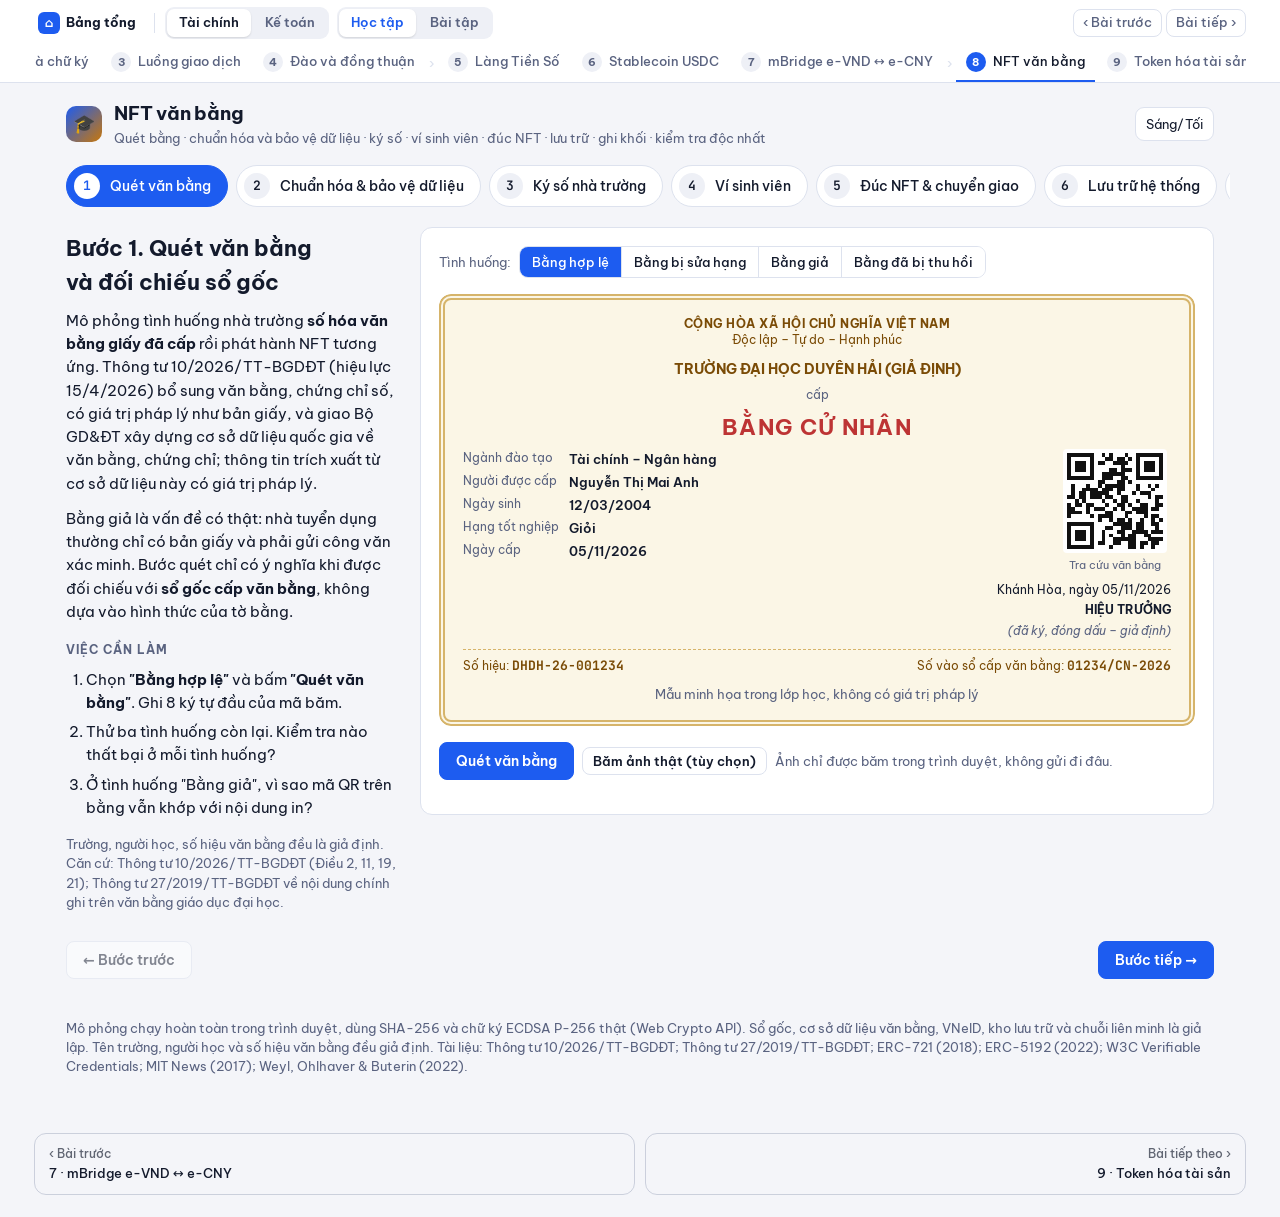
<file: nft-van-bang.html>
<!doctype html>
<html lang="vi">
<head>
<meta charset="utf-8">
<meta name="viewport" content="width=device-width,initial-scale=1,viewport-fit=cover">
<title>NFT văn bằng</title>
<link rel="preconnect" href="https://fonts.googleapis.com">
<link rel="preconnect" href="https://fonts.gstatic.com" crossorigin>
<link href="https://fonts.googleapis.com/css2?family=Be+Vietnam+Pro:wght@400;500;600;700&family=JetBrains+Mono:wght@400;600&display=swap" rel="stylesheet">
<script>
/* Đồng bộ giao diện sáng/tối với trang Làng Tiền Số và tự co giãn khi được nhúng */
(function(){var R=document.documentElement,emb=false;
try{emb=window.self!==window.top&&!!window.frameElement;}catch(e){}
if(emb)R.classList.add('embedded');
function sync(){var t=null;try{if(emb)t=window.parent.document.documentElement.dataset.theme||null;}catch(e){}
  if(!t){try{t=localStorage.getItem('ltso-theme');}catch(e){}}
  if(t==='dark'||t==='light')R.dataset.theme=t;else delete R.dataset.theme;}
sync();
if(emb){try{new MutationObserver(sync).observe(window.parent.document.documentElement,{attributes:true,attributeFilter:['data-theme']});}catch(e){}}
window.__embedded=emb;})();
</script>
<style>
:root{
  --bg:#f4f5f9;--surface:#ffffff;--sunk:#eef0f6;--ink:#131a2c;--muted:#5a6380;--line:#dde2ee;
  --accent:#1d5cf0;--accent-soft:#e3ebff;--on-accent:#ffffff;
  --zero-bg:#fcf0dd;--zero-ink:#c8770a;--proof:#f5d28c;
  --ok:#11805a;--ok-bg:#dff3ea;--bad:#bd3434;--bad-bg:#fbe5e5;
  --f-display:"Be Vietnam Pro",system-ui,-apple-system,"Segoe UI",Roboto,sans-serif;
  --f-body:"Be Vietnam Pro",system-ui,-apple-system,"Segoe UI",Roboto,sans-serif;
  --f-mono:"JetBrains Mono",ui-monospace,SFMono-Regular,Menlo,Consolas,monospace;
  color-scheme:light;
}
@media (prefers-color-scheme:dark){:root:not([data-theme="light"]){
  --bg:#0a0f1e;--surface:#111a2e;--sunk:#17213a;--ink:#e7ebf7;--muted:#95a0bf;--line:#243150;
  --accent:#7aa2ff;--accent-soft:rgba(122,162,255,.14);--on-accent:#0a0f1e;
  --zero-bg:rgba(245,165,36,.16);--zero-ink:#f5a524;--proof:#6b4f14;
  --ok:#3fcf92;--ok-bg:rgba(63,207,146,.12);--bad:#ff6f6f;--bad-bg:rgba(255,111,111,.12);color-scheme:dark}}
:root[data-theme="dark"]{
  --bg:#0a0f1e;--surface:#111a2e;--sunk:#17213a;--ink:#e7ebf7;--muted:#95a0bf;--line:#243150;
  --accent:#7aa2ff;--accent-soft:rgba(122,162,255,.14);--on-accent:#0a0f1e;
  --zero-bg:rgba(245,165,36,.16);--zero-ink:#f5a524;--proof:#6b4f14;
  --ok:#3fcf92;--ok-bg:rgba(63,207,146,.12);--bad:#ff6f6f;--bad-bg:rgba(255,111,111,.12);color-scheme:dark}
*{box-sizing:border-box}
html,body{margin:0}
[hidden]{display:none!important}
body{background:var(--bg);color:var(--ink);font-family:var(--f-body);font-size:15px;line-height:1.55}
.wrap{max-width:1180px;margin:0 auto;padding-left:max(16px,env(safe-area-inset-left,0px));padding-right:max(16px,env(safe-area-inset-right,0px))}
header.top{border-bottom:1px solid var(--line);background:var(--surface)}
header.top .wrap{padding-block:22px 18px;display:flex;flex-wrap:wrap;gap:6px 24px;align-items:baseline;justify-content:space-between}
h1{font-family:var(--f-display);font-size:clamp(24px,3.4vw,32px);margin:0;text-wrap:balance;letter-spacing:-.01em}
.course{color:var(--muted);font-size:13px;letter-spacing:.04em;text-transform:uppercase}
nav.steps{display:flex;gap:8px;overflow-x:auto;padding-block:16px 4px}
nav.steps button{flex:0 0 auto;display:flex;gap:10px;align-items:center;border:1px solid var(--line);background:var(--surface);color:var(--ink);border-radius:999px;padding:7px 16px 7px 7px;font:500 14px var(--f-body);cursor:pointer}
nav.steps button .n{display:grid;place-items:center;width:26px;height:26px;border-radius:50%;background:var(--sunk);font:600 13px var(--f-mono)}
nav.steps button[aria-selected="true"]{background:var(--accent);color:var(--on-accent);border-color:var(--accent)}
nav.steps button[aria-selected="true"] .n{background:var(--on-accent);color:var(--accent)}
button:focus-visible,input:focus-visible,textarea:focus-visible,select:focus-visible{outline:2px solid var(--accent);outline-offset:2px}
main{padding-block:16px 40px}
.step{display:grid;grid-template-columns:minmax(0,330px) minmax(0,1fr);gap:24px;align-items:start}
@media (max-width:860px){.step{grid-template-columns:minmax(0,1fr)}}
.explain h2{font-family:var(--f-display);font-size:22px;margin:4px 0 10px;text-wrap:balance}
.explain p{margin:0 0 12px;color:var(--ink)}
.explain h3{font-size:12px;text-transform:uppercase;letter-spacing:.08em;color:var(--muted);margin:18px 0 8px}
.explain ol,.explain ul{margin:0;padding-left:20px;display:grid;gap:6px}
.explain .src{font-size:12.5px;color:var(--muted);margin-top:16px}
.panel{background:var(--surface);border:1px solid var(--line);border-radius:12px;padding:18px;display:grid;gap:16px;min-width:0}
.panel h4{margin:0;font-size:12px;text-transform:uppercase;letter-spacing:.08em;color:var(--muted)}
label.f{display:grid;gap:5px;font-size:13px;color:var(--muted);font-weight:500}
input[type=text],input[type=number],textarea,select{width:100%;font:14px var(--f-body);color:var(--ink);background:var(--bg);border:1px solid var(--line);border-radius:8px;padding:8px 10px}
textarea{resize:vertical;min-height:64px}
.mono,.mono input,input.mono,textarea.mono{font-family:var(--f-mono);font-size:13px}
.hash{font-family:var(--f-mono);font-size:13px;word-break:break-all;background:var(--sunk);border-radius:8px;padding:8px 10px;line-height:1.5}
.z{background:var(--zero-bg);color:var(--zero-ink);border-radius:3px;font-weight:600}
.row{display:flex;flex-wrap:wrap;gap:8px;align-items:center}
.grid2f{display:grid;grid-template-columns:repeat(auto-fit,minmax(220px,1fr));gap:12px}
.btn{font:600 14px var(--f-body);border-radius:8px;padding:9px 16px;cursor:pointer;border:1px solid var(--line);background:var(--surface);color:var(--ink)}
.btn.primary{background:var(--accent);color:var(--on-accent);border-color:var(--accent)}
.btn:disabled{opacity:.5;cursor:not-allowed}
.btn.sm{padding:5px 10px;font-size:13px}
.chip{display:inline-flex;align-items:center;gap:6px;font:600 12.5px var(--f-body);padding:3px 10px;border-radius:999px}
.chip.ok{background:var(--ok-bg);color:var(--ok)}.chip.bad{background:var(--bad-bg);color:var(--bad)}
.chip::before{content:"";width:7px;height:7px;border-radius:50%;background:currentColor}
.stats{display:grid;grid-template-columns:repeat(auto-fit,minmax(120px,1fr));gap:10px}
.stat{background:var(--sunk);border-radius:8px;padding:8px 10px}
.stat b{display:block;font:600 18px var(--f-mono);font-variant-numeric:tabular-nums}
.stat span{font-size:12px;color:var(--muted)}
.bits{display:grid;grid-template-columns:repeat(32,minmax(0,1fr));gap:2px;max-width:420px}
.bits i{aspect-ratio:1;border-radius:2px;background:var(--sunk)}
.bits i.d{background:var(--bad)}
.note{font-size:13px;color:var(--muted)}
.scroll{overflow-x:auto}
table{border-collapse:collapse;width:100%;font-size:13.5px;font-variant-numeric:tabular-nums}
th,td{text-align:left;padding:6px 8px;border-bottom:1px solid var(--line);white-space:nowrap}
th{font-size:12px;color:var(--muted);font-weight:600;text-transform:uppercase;letter-spacing:.05em}
td.num,th.num{text-align:right}
header.top{background:none;border-bottom:0}
header.top .wrap{padding-block:16px 0;display:flex;align-items:center;gap:12px;flex-wrap:wrap;justify-content:flex-start}
.logo{width:36px;height:36px;border-radius:10px;background:linear-gradient(135deg,#1d5cf0,#c8770a);display:grid;place-items:center;color:#fff;font:700 18px var(--f-mono);flex:none}
.ttl{min-width:0}
h1{font-size:19px;font-weight:700;letter-spacing:-.01em}
.sub{font-size:13px;color:var(--muted)}
.sp{flex:1}
.btnlink{border:1px solid var(--line);background:var(--surface);color:var(--ink);border-radius:9px;padding:6px 10px;font:inherit;font-size:13px;text-decoration:none;cursor:pointer}
@media (max-width:560px){.sub{display:none}}
html.embedded header.top .wrap,html.embedded nav.steps,html.embedded main,html.embedded .foot{padding-left:0;padding-right:0}
html.embedded header.top .wrap{padding-block:2px 0}
.foot{color:var(--muted);font-size:12.5px;padding-block:0 28px}
.navbtns{display:flex;justify-content:space-between;gap:8px;margin-top:16px}

/* ===== Trang Token hóa tài sản ===== */
:root{--deed:#f7e1e1;--deed-ink:#8a1c1c;--deed-line:#d9a3a3}
@media (prefers-color-scheme:dark){:root:not([data-theme="light"]){--deed:#3a1d22;--deed-ink:#ffb3b3;--deed-line:#6b3a40}}
:root[data-theme="dark"]{--deed:#3a1d22;--deed-ink:#ffb3b3;--deed-line:#6b3a40}
.callout{border-left:3px solid var(--accent);background:var(--accent-soft);padding:10px 12px;border-radius:0 8px 8px 0;font-size:14px}
.callout.warn{border-color:var(--zero-ink);background:var(--zero-bg)}
.callout.bad{border-color:var(--bad);background:var(--bad-bg)}
.callout.ok{border-color:var(--ok);background:var(--ok-bg)}
.checks{display:grid;gap:4px;font-size:13px;margin:0;padding:0;list-style:none}
.checks li{display:flex;gap:8px;align-items:flex-start}
.checks li .m{flex:none;width:18px;font-weight:700}
.checks li.p .m{color:var(--ok)}.checks li.f .m{color:var(--bad)}.checks li.s .m{color:var(--muted)}
.log{font:12.5px var(--f-mono);background:var(--sunk);border-radius:8px;padding:8px 10px;max-height:220px;overflow:auto;display:grid;gap:2px}
pre.json{font:12px/1.5 var(--f-mono);background:var(--sunk);border-radius:8px;padding:10px;margin:0;overflow:auto;max-height:340px;white-space:pre-wrap;word-break:break-all}

/* Giấy chứng nhận */
.scanwrap{position:relative;border-radius:12px;overflow:hidden}
.deed{background:var(--deed);border:2px solid var(--deed-line);border-radius:12px;padding:14px 16px;color:var(--ink);display:grid;gap:8px;font-size:13px}
.deed .hd{text-align:center;color:var(--deed-ink);line-height:1.35}
.deed .hd b{display:block;font-size:12px;letter-spacing:.04em}
.deed .hd .t{font:700 15px var(--f-display);margin-top:4px;text-wrap:balance}
.deed .body{display:grid;grid-template-columns:minmax(0,1fr) 112px;gap:12px;align-items:start}
.deed dl{margin:0;display:grid;grid-template-columns:auto minmax(0,1fr);gap:3px 10px}
.deed dt{color:var(--muted);font-size:12px}
.deed dd{margin:0;font-weight:500}
.deed dd.tamper{background:repeating-linear-gradient(45deg,transparent 0 3px,rgba(189,52,52,.16) 3px 6px);border-radius:3px}
.deed .qr{display:grid;gap:4px;justify-items:center;font-size:10.5px;color:var(--muted);text-align:center}
.deed .qr svg{width:104px;height:104px;background:#fff;border-radius:4px;padding:4px}
.deed .ft{display:flex;justify-content:space-between;gap:8px;flex-wrap:wrap;font-size:12px;color:var(--deed-ink);border-top:1px dashed var(--deed-line);padding-top:6px}
.laser{position:absolute;left:0;right:0;height:3px;background:linear-gradient(90deg,transparent,#22d3ee,transparent);box-shadow:0 0 14px 4px rgba(34,211,238,.55);top:0;opacity:0;pointer-events:none}
.scanwrap.scanning .laser{opacity:1;animation:sweep 1.6s ease-in-out infinite alternate}
.scanwrap.scanning::after{content:"";position:absolute;inset:0;background:rgba(34,211,238,.06);pointer-events:none}
@keyframes sweep{from{top:0}to{top:calc(100% - 3px)}}
@media (prefers-reduced-motion:reduce){.scanwrap.scanning .laser{animation:none;top:50%}}
.ocr{display:grid;gap:4px}
.ocr .r{display:grid;grid-template-columns:150px minmax(0,1fr) 58px;gap:8px;align-items:center;font-size:13px}
.ocr .r input{padding:5px 8px;font-size:13px}
.ocr .r .cf{font:12px var(--f-mono);text-align:right;color:var(--muted)}
.ocr .r .cf.lo{color:var(--bad);font-weight:600}
.ocr .r.diff input{border-color:var(--bad);background:var(--bad-bg)}
@media (max-width:560px){.ocr .r{grid-template-columns:minmax(0,1fr) 58px}.ocr .r>span:first-child{grid-column:1/-1}}
.seg{display:inline-flex;border:1px solid var(--line);border-radius:9px;overflow:hidden;flex-wrap:wrap}
.seg button{border:0;background:var(--surface);color:var(--ink);font:500 13px var(--f-body);padding:7px 12px;cursor:pointer;border-right:1px solid var(--line)}
.seg button:last-child{border-right:0}
.seg button[aria-pressed="true"]{background:var(--accent);color:var(--on-accent)}

/* Dòng thời gian SPV */
.tl{display:grid;gap:8px;margin:0;padding:0;list-style:none}
.tl li{display:grid;grid-template-columns:28px minmax(0,1fr);gap:10px;align-items:start;opacity:.45;transition:opacity .3s}
.tl li.on{opacity:1}
.tl li .n{width:28px;height:28px;border-radius:50%;display:grid;place-items:center;background:var(--sunk);font:600 13px var(--f-mono)}
.tl li.on .n{background:var(--ok);color:#fff}
.tl li b{display:block}
.tl li .hash{margin-top:4px;padding:4px 8px;font-size:12px}

/* Cây Merkle */
.mtree{display:grid;gap:6px;overflow-x:auto}
.mtree .lv{display:flex;gap:6px;justify-content:center}
.mtree .nd{flex:0 0 auto;border:1px solid var(--line);border-radius:6px;padding:4px 7px;font:11.5px var(--f-mono);background:var(--surface);text-align:center;min-width:86px}
.mtree .nd small{display:block;font-family:var(--f-body);color:var(--muted);font-size:10.5px;max-width:110px;white-space:normal}
.mtree .nd.root{border-color:var(--accent);background:var(--accent-soft);font-weight:600}

/* Phân bổ */
.alloc{display:flex;height:26px;border-radius:7px;overflow:hidden;background:var(--sunk);font:600 12px var(--f-body);color:#fff}
.alloc span{display:grid;place-items:center;white-space:nowrap;overflow:hidden;transition:width .3s}
.a1{background:#1d5cf0}.a2{background:#11805a}.a3{background:#c8770a}.a4{background:#7c3aed}
.vault{display:flex;gap:12px;align-items:center;flex-wrap:wrap}
.vault .box{border:2px dashed var(--line);border-radius:10px;padding:10px 14px;display:grid;gap:3px;font-size:13px;min-width:180px}
.vault .box.locked{border-style:solid;border-color:var(--ok);background:var(--ok-bg)}
.vault .ar{color:var(--muted);font-size:20px}

/* Chuỗi khối */
.chainv{display:flex;align-items:stretch;gap:0;overflow-x:auto;padding:4px 0}
.blk{flex:0 0 auto;border:1.5px solid var(--line);border-radius:8px;padding:6px 10px;font-size:12px;background:var(--surface);min-width:150px;max-width:190px;display:grid;gap:2px}
.blk b{font-family:var(--f-mono);font-size:13px}
.blk .h{font-family:var(--f-mono);font-size:11px;color:var(--muted)}
.blk.new{border-color:var(--ok);background:var(--ok-bg)}
.chainv .ar{flex:0 0 22px;align-self:center;text-align:center;color:var(--muted)}
.vals{display:grid;grid-template-columns:repeat(auto-fit,minmax(200px,1fr));gap:10px}
.val{border:1.5px solid var(--line);border-radius:10px;padding:10px 12px;display:grid;gap:6px;font-size:13px}
.val.off{opacity:.55;border-style:dashed}
.val.signed{border-color:var(--ok)}
.val label{display:flex;gap:6px;align-items:center;font-size:12.5px;color:var(--muted)}
.txc{border:1px solid var(--line);border-radius:10px;padding:10px 12px;display:grid;gap:6px;background:var(--surface)}
.txc.ok{border-color:var(--ok)}.txc.bad{border-color:var(--bad)}
.txc .hd{display:flex;justify-content:space-between;gap:8px;flex-wrap:wrap;font-size:13.5px}
.txlist{display:grid;gap:8px}
.gate{display:none}
.locked-step .gate{display:block}
td input[type=number]{width:96px;padding:5px 8px}
td input[type=checkbox]{width:16px;height:16px}
.pill{display:inline-block;font:600 11.5px var(--f-body);padding:2px 8px;border-radius:999px;background:var(--sunk);color:var(--muted)}
.pill.ok{background:var(--ok-bg);color:var(--ok)}.pill.bad{background:var(--bad-bg);color:var(--bad)}.pill.warn{background:var(--zero-bg);color:var(--zero-ink)}


/* Văn bằng */
:root{--dip:#fbf6e6;--dip-ink:#7a4b06;--dip-line:#d6b46a}
@media (prefers-color-scheme:dark){:root:not([data-theme="light"]){--dip:#2b2414;--dip-ink:#f0c66b;--dip-line:#6b5626}}
:root[data-theme="dark"]{--dip:#2b2414;--dip-ink:#f0c66b;--dip-line:#6b5626}
.dipl{background:var(--dip);border:6px double var(--dip-line);border-radius:12px;padding:16px 18px;display:grid;gap:8px;font-size:13px}
.dipl .hd{text-align:center;color:var(--dip-ink);line-height:1.35;font-size:12px}
.dipl .hd b{display:block;letter-spacing:.04em}
.dipl .sch{text-align:center;font:700 14px var(--f-display);color:var(--dip-ink);text-transform:uppercase;margin-top:4px}
.dipl .cap{text-align:center;color:var(--muted);font-size:12px}
.dipl .t{text-align:center;font:700 22px var(--f-display);color:var(--bad);letter-spacing:.06em}
.dipl .body{display:grid;grid-template-columns:minmax(0,1fr) 112px;gap:12px;align-items:start}
.dipl dl{margin:0;display:grid;grid-template-columns:auto minmax(0,1fr);gap:3px 10px}
.dipl dt{color:var(--muted);font-size:12px}.dipl dd{margin:0;font-weight:600}
.dipl dd.tamper{background:repeating-linear-gradient(45deg,transparent 0 3px,rgba(189,52,52,.16) 3px 6px);border-radius:3px}
.dipl .qr{display:grid;gap:4px;justify-items:center;font-size:10.5px;color:var(--muted);text-align:center}
.dipl .qr svg{width:104px;height:104px;background:#fff;border-radius:4px;padding:4px}
.dipl .sign{display:grid;justify-items:end;text-align:right;font-size:12px;gap:2px}
.dipl .sign i{color:var(--muted)}
.dipl .ft{display:flex;justify-content:space-between;gap:8px;flex-wrap:wrap;font-size:12px;color:var(--dip-ink);border-top:1px dashed var(--dip-line);padding-top:6px}
@media (max-width:560px){.dipl .body{grid-template-columns:minmax(0,1fr)}.dipl dl{grid-template-columns:minmax(0,1fr)}.dipl dt{margin-top:4px}.dipl .qr{justify-items:start}}
/* Bài tập */
.quiz{display:grid;gap:14px}
.q{border:1px solid var(--line);border-radius:10px;padding:12px 14px;background:var(--surface)}
.q p.qt{margin:0 0 8px;font-weight:600}
.q label{display:flex;gap:8px;align-items:flex-start;font-size:14px;padding:3px 0;cursor:pointer}
.q label input{margin-top:4px}
.q .fb{margin-top:8px;font-size:13.5px;border-radius:8px;padding:8px 10px}
.q.right{border-color:var(--ok)}.q.wrong{border-color:var(--bad)}
.q.right .fb{background:var(--ok-bg)}.q.wrong .fb{background:var(--bad-bg)}
.q .lab{font-size:12px;color:var(--muted);text-transform:uppercase;letter-spacing:.06em;margin-bottom:4px}
.score{font:700 26px var(--f-mono)}
.who{display:grid;grid-template-columns:repeat(auto-fit,minmax(200px,1fr));gap:10px}
.prac{display:grid;gap:10px}
.prac .pi{display:grid;gap:5px;font-size:14px}
@media print{
  header.top,nav.steps,.navbtns,.foot,.noprint{display:none!important}
  .step{display:block!important}.step[hidden]{display:none!important}
  body{background:#fff;color:#000}.q,.panel{break-inside:avoid;border-color:#999}
}
</style>
<script src="./nav.js" defer></script>
</head>
<body>
<header class="top"><div class="wrap">
  <div class="logo" aria-hidden="true">🎓</div>
  <div class="ttl"><h1>NFT văn bằng</h1><div class="sub">Quét bằng · chuẩn hóa và bảo vệ dữ liệu · ký số · ví sinh viên · đúc NFT · lưu trữ · ghi khối · kiểm tra độc nhất</div></div>
  <div class="sp"></div>
  <button class="btnlink" id="themeBtn" type="button">Sáng/Tối</button>
</div></header>

<nav class="steps wrap" role="tablist" aria-label="Các bước">
  <button role="tab" data-go="1" aria-selected="true"><span class="n">1</span>Quét văn bằng</button>
  <button role="tab" data-go="2" aria-selected="false"><span class="n">2</span>Chuẩn hóa &amp; bảo vệ dữ liệu</button>
  <button role="tab" data-go="3" aria-selected="false"><span class="n">3</span>Ký số nhà trường</button>
  <button role="tab" data-go="4" aria-selected="false"><span class="n">4</span>Ví sinh viên</button>
  <button role="tab" data-go="5" aria-selected="false"><span class="n">5</span>Đúc NFT &amp; chuyển giao</button>
  <button role="tab" data-go="6" aria-selected="false"><span class="n">6</span>Lưu trữ hệ thống</button>
  <button role="tab" data-go="7" aria-selected="false"><span class="n">7</span>Ghi lên blockchain</button>
  <button role="tab" data-go="8" aria-selected="false"><span class="n">8</span>Kiểm tra độc nhất</button>
  <button role="tab" data-go="9" aria-selected="false"><span class="n">9</span>Bài tập</button>
</nav>

<main class="wrap">

<!-- ========== BƯỚC 1 ========== -->
<section class="step" id="s1">
  <div class="explain">
    <h2>Bước 1. Quét văn bằng và đối chiếu sổ gốc</h2>
    <p>Mô phỏng tình huống nhà trường <b>số hóa văn bằng giấy đã cấp</b> rồi phát hành NFT tương ứng. Thông tư 10/2026/TT-BGDĐT (hiệu lực 15/4/2026) bổ sung văn bằng, chứng chỉ số, có giá trị pháp lý như bản giấy, và giao Bộ GD&amp;ĐT xây dựng cơ sở dữ liệu quốc gia về văn bằng, chứng chỉ; thông tin trích xuất từ cơ sở dữ liệu này có giá trị pháp lý.</p>
    <p>Bằng giả là vấn đề có thật: nhà tuyển dụng thường chỉ có bản giấy và phải gửi công văn xác minh. Bước quét chỉ có ý nghĩa khi được đối chiếu với <b>sổ gốc cấp văn bằng</b>, không dựa vào hình thức của tờ bằng.</p>
    <h3>Việc cần làm</h3>
    <ol>
      <li>Chọn <b>"Bằng hợp lệ"</b> và bấm <b>"Quét văn bằng"</b>. Ghi 8 ký tự đầu của mã băm.</li>
      <li>Thử ba tình huống còn lại. Kiểm tra nào thất bại ở mỗi tình huống?</li>
      <li>Ở tình huống "Bằng giả", vì sao mã QR trên bằng vẫn khớp với nội dung in?</li>
    </ol>
    <p class="src">Trường, người học, số hiệu văn bằng đều là giả định. Căn cứ: Thông tư 10/2026/TT-BGDĐT (Điều 2, 11, 19, 21); Thông tư 27/2019/TT-BGDĐT về nội dung chính ghi trên văn bằng giáo dục đại học.</p>
  </div>
  <div class="panel">
    <div class="row"><span class="note">Tình huống:</span>
      <div class="seg" id="sceneSeg">
        <button data-sc="real" aria-pressed="true">Bằng hợp lệ</button>
        <button data-sc="tamper" aria-pressed="false">Bằng bị sửa hạng</button>
        <button data-sc="fake" aria-pressed="false">Bằng giả</button>
        <button data-sc="revoked" aria-pressed="false">Bằng đã bị thu hồi</button>
      </div></div>
    <div class="scanwrap" id="scanWrap"><div id="dip"></div><div class="laser"></div></div>
    <div class="row">
      <button class="btn primary" id="scanBtn">Quét văn bằng</button>
      <label class="btn sm" style="display:inline-flex;gap:6px;align-items:center">Băm ảnh thật (tùy chọn)<input type="file" id="imgFile" accept="image/*,application/pdf" hidden></label>
      <span class="note" id="imgHashNote">Ảnh chỉ được băm trong trình duyệt, không gửi đi đâu.</span>
    </div>
    <div id="ocrBox" hidden><h4>Kết quả nhận dạng (có thể sửa)</h4><div class="ocr" id="ocrRows"></div></div>
    <div id="hashBox" hidden><h4>Mã băm nội dung văn bằng (SHA-256)</h4><div class="hash" id="docHash"></div><div class="note" id="docHashNote"></div></div>
    <div id="regBox" hidden><h4>Đối chiếu sổ gốc và cơ sở dữ liệu văn bằng (giả lập)</h4><ul class="checks" id="regChecks"></ul></div>
    <div id="s1msg"></div>
  </div>
</section>

<!-- ========== BƯỚC 2 ========== -->
<section class="step" id="s2" hidden>
  <div class="explain">
    <h2>Bước 2. Chuẩn hóa dữ liệu và bảo vệ thông tin cá nhân</h2>
    <p>Văn bằng chứa họ tên, ngày sinh, kết quả học tập. Đây là dữ liệu cá nhân và một khi ghi lên chuỗi thì không xóa được. Vì vậy chỉ <b>mã băm</b> được ghi lên chuỗi; dữ liệu gốc nằm trong hệ thống của nhà trường và trong tệp văn bằng số do sinh viên giữ.</p>
    <p>Mã băm thông thường vẫn bị <b>tấn công dò tìm</b>: kẻ gian biết tên, ngành, trường có thể thử lần lượt mọi ngày sinh và hạng tốt nghiệp, băm từng tổ hợp và so với mã trên chuỗi. Cách phòng là thêm một <b>chuỗi ngẫu nhiên (salt) 128 bit</b> riêng cho từng văn bằng trước khi băm. Salt chỉ sinh viên và nhà trường biết.</p>
    <h3>Việc cần làm</h3>
    <ol>
      <li>Bấm <b>"Chuẩn hóa lô văn bằng"</b>. Quan sát phần nào lên chuỗi, phần nào ở ngoài chuỗi.</li>
      <li>Bấm <b>"Tấn công dò tìm"</b> cho mã băm không salt và có salt. Ghi số lần thử và kết quả.</li>
    </ol>
    <p class="src">Mô hình dữ liệu theo W3C Verifiable Credentials Data Model (chủ thể, đơn vị cấp, bằng chứng). Nguyên tắc tối thiểu hóa dữ liệu cá nhân trên chuỗi: chỉ lưu mã băm.</p>
  </div>
  <div class="panel">
    <div class="callout warn gate">Cần hoàn thành Bước 1 với kết quả đối chiếu hợp lệ trước.</div>
    <div class="row"><button class="btn primary" id="normBtn">Chuẩn hóa lô văn bằng</button></div>
    <div class="scroll"><table>
      <thead><tr><th>Số hiệu</th><th>Người học</th><th>Ngành</th><th>Nguồn</th><th>Salt (128 bit)</th><th>Mã băm có salt</th></tr></thead>
      <tbody id="batchTable"></tbody>
    </table></div>
    <div class="grid2f">
      <div><h4>Ngoài chuỗi (hệ thống nhà trường, tệp của sinh viên)</h4><pre class="json" id="offJson">–</pre></div>
      <div><h4>Trên chuỗi (công khai với các nút)</h4><pre class="json" id="onJson">–</pre></div>
    </div>
    <h4>Thử tấn công dò tìm</h4>
    <p class="note">Kẻ gian biết họ tên, ngành, trường, số hiệu của Nguyễn Thị Mai Anh, chưa biết ngày sinh và hạng tốt nghiệp. Họ thử mọi ngày sinh từ 01/01/2000 đến 31/12/2006 và 5 hạng tốt nghiệp.</p>
    <div class="row"><button class="btn" id="atkPlain">Tấn công mã băm không salt</button><button class="btn" id="atkSalt">Tấn công mã băm có salt</button></div>
    <div id="atkOut"></div>
  </div>
</section>

<!-- ========== BƯỚC 3 ========== -->
<section class="step" id="s3" hidden>
  <div class="explain">
    <h2>Bước 3. Nhà trường ký số lên văn bằng</h2>
    <p>Mã băm chứng minh dữ liệu không bị sửa, nhưng chưa chứng minh <b>ai</b> phát hành. Nhà trường ký mã băm bằng khóa riêng; ai có khóa công khai của trường đều kiểm tra được. Khóa công khai được đăng ký trong <b>sổ đăng ký đơn vị cấp tin cậy</b> (giả lập, do Bộ GD&amp;ĐT quản lý).</p>
    <p>Trang này dùng chữ ký ECDSA trên đường cong P-256 thật của trình duyệt (Web Crypto API).</p>
    <h3>Việc cần làm</h3>
    <ol>
      <li>Bấm <b>"Tạo cặp khóa của trường"</b>, rồi <b>"Ký lô văn bằng"</b>.</li>
      <li>Sửa một ký tự trong ô "Thông điệp kiểm tra" rồi bấm <b>"Kiểm tra chữ ký"</b>. Kết quả?</li>
      <li>Bấm <b>"Ký bằng khóa của kẻ gian"</b>. Vì sao chữ ký đúng về toán học vẫn bị loại?</li>
    </ol>
    <p class="src">Nguồn: NIST FIPS 186-5 (ECDSA); W3C Web Cryptography API.</p>
  </div>
  <div class="panel">
    <div class="callout warn gate">Cần chuẩn hóa lô văn bằng ở Bước 2 trước.</div>
    <div class="row"><button class="btn primary" id="keyBtn">Tạo cặp khóa của trường</button><button class="btn" id="signBtn" disabled>Ký lô văn bằng</button></div>
    <div class="grid2f">
      <div><h4>Khóa công khai của trường</h4><div class="hash" id="schoolPub">–</div></div>
      <div><h4>Sổ đăng ký đơn vị cấp tin cậy</h4><div class="hash" id="trustReg">–</div></div>
    </div>
    <div class="scroll"><table>
      <thead><tr><th>Số hiệu</th><th>Mã băm có salt</th><th>Chữ ký của trường</th></tr></thead>
      <tbody id="sigTable"></tbody>
    </table></div>
    <h4>Thử kiểm tra chữ ký (văn bằng của Mai Anh)</h4>
    <label class="f">Thông điệp kiểm tra<input type="text" id="vMsg" class="mono"></label>
    <div class="row"><button class="btn" id="vBtn" disabled>Kiểm tra chữ ký</button><button class="btn" id="evilBtn" disabled>Ký bằng khóa của kẻ gian</button></div>
    <div id="s3msg"></div>
  </div>
</section>

<!-- ========== BƯỚC 4 ========== -->
<section class="step" id="s4" hidden>
  <div class="explain">
    <h2>Bước 4. Sinh viên tạo ví và chứng minh quyền kiểm soát ví</h2>
    <p>NFT văn bằng được chuyển vào ví của sinh viên. Trước khi gắn ví với mã số sinh viên, nhà trường phải chắc chắn hai điều:</p>
    <ol>
      <li><b>Đúng người:</b> sinh viên đăng nhập hệ thống của trường và xác thực danh tính (ví dụ qua VNeID, giả lập).</li>
      <li><b>Đúng ví:</b> trường gửi một chuỗi thử thách ngẫu nhiên; sinh viên ký bằng khóa riêng của ví. Chữ ký hợp lệ với địa chỉ ví chứng minh sinh viên thật sự nắm khóa.</li>
    </ol>
    <p>MIT áp dụng cách tương tự trong thí điểm văn bằng số năm 2017 với 111 học viên: ứng dụng Blockcerts Wallet tạo cặp khóa trên điện thoại và gửi khóa công khai cho trường để ghi vào văn bằng (MIT News, 17/10/2017).</p>
    <h3>Việc cần làm</h3>
    <ol>
      <li>Bấm lần lượt <b>"Xác thực danh tính"</b>, <b>"Tạo ví"</b>, <b>"Ký thử thách"</b>.</li>
      <li>Bấm <b>"Gửi địa chỉ ví sai"</b>. Vì sao bị từ chối?</li>
    </ol>
    <p class="src">Nguồn: MIT News (2017), "MIT debuts secure digital diploma using bitcoin blockchain technology".</p>
  </div>
  <div class="panel">
    <div class="callout warn gate">Cần ký lô văn bằng ở Bước 3 trước.</div>
    <div class="row"><button class="btn" id="idBtn">Xác thực danh tính</button><span class="pill" id="idState">Chưa xác thực</span></div>
    <div class="row"><button class="btn" id="walletBtn" disabled>Tạo ví của sinh viên</button></div>
    <div class="grid2f">
      <div><h4>Địa chỉ ví</h4><div class="hash" id="wAddr">–</div></div>
      <div><h4>Chuỗi thử thách của trường</h4><div class="hash" id="chal">–</div></div>
    </div>
    <div class="row"><button class="btn primary" id="bindBtn" disabled>Ký thử thách và gắn ví</button><button class="btn" id="badBind" disabled>Gửi địa chỉ ví sai</button></div>
    <div id="s4msg"></div>
  </div>
</section>

<!-- ========== BƯỚC 5 ========== -->
<section class="step" id="s5" hidden>
  <div class="explain">
    <h2>Bước 5. Đúc NFT văn bằng và chuyển cho sinh viên</h2>
    <p>Mỗi văn bằng là một NFT theo ERC-721, bổ sung đặc tính <b>không chuyển nhượng</b> (<i>soulbound</i>, chuẩn ERC-5192): sau khi đúc, token bị khóa vĩnh viễn trong ví người học. Văn bằng gắn với một con người, nên không được bán hay cho mượn (Weyl, Ohlhaver &amp; Buterin, 2022).</p>
    <h3>Hợp đồng chỉ đúc khi</h3>
    <ol>
      <li>Người gọi có vai trò <b>đơn vị cấp</b> (ví của trường).</li>
      <li>Chữ ký của trường trên mã băm hợp lệ.</li>
      <li><b>Số hiệu văn bằng chưa từng được dùng</b>: mã token được suy ra từ số hiệu, nên trùng số hiệu là trùng mã token.</li>
      <li>Cặp (mã số sinh viên, bậc, ngành) chưa có văn bằng.</li>
      <li>Ví nhận đã được gắn với người học ở Bước 4.</li>
    </ol>
    <p class="src">Nguồn: ERC-721 (2018); ERC-5192 Minimal Soulbound NFTs (2022); Weyl, Ohlhaver &amp; Buterin (2022), <i>Decentralized Society: Finding Web3's Soul</i>, SSRN.</p>
  </div>
  <div class="panel">
    <div class="callout warn gate">Cần gắn ví sinh viên ở Bước 4 trước.</div>
    <h4>Metadata NFT văn bằng của Mai Anh</h4>
    <pre class="json" id="nftMeta">–</pre>
    <div class="row"><button class="btn primary" id="mintBtn">Tạo giao dịch đúc cho cả lô</button></div>
    <div class="txlist" id="mintList"></div>
    <div id="s5msg"></div>
  </div>
</section>

<!-- ========== BƯỚC 6 ========== -->
<section class="step" id="s6" hidden>
  <div class="explain">
    <h2>Bước 6. Lưu trữ trong hệ thống</h2>
    <p>Một hệ thống văn bằng số có bốn lớp lưu trữ, mỗi lớp giữ một vai trò:</p>
    <ul>
      <li><b>Hệ thống quản lý văn bằng của trường:</b> sổ gốc số, tệp văn bằng có chữ ký, salt; được mã hóa.</li>
      <li><b>Kho lưu trữ theo địa chỉ nội dung</b> (kiểu IPFS): tệp văn bằng đã mã hóa, định danh bằng mã băm của chính nội dung (CID), có nhiều bản sao.</li>
      <li><b>Cơ sở dữ liệu quốc gia về văn bằng, chứng chỉ:</b> nguồn có giá trị pháp lý theo Thông tư 10/2026/TT-BGDĐT; tra cứu được qua VNeID.</li>
      <li><b>Blockchain:</b> mã token, mã băm, chữ ký, trạng thái. Không có dữ liệu cá nhân.</li>
    </ul>
    <h3>Việc cần làm</h3>
    <ol>
      <li>Bấm <b>"Lưu trữ và đồng bộ"</b>.</li>
      <li>Bấm <b>"Hỏng một nút lưu trữ"</b>, rồi <b>"Tải lại văn bằng"</b>. Văn bằng có còn lấy được và có còn nguyên vẹn không?</li>
      <li>Bấm <b>"Nút lưu trữ trả về tệp bị sửa"</b>. Hệ thống phát hiện bằng cách nào?</li>
    </ol>
    <p class="src">Nguồn: Thông tư 10/2026/TT-BGDĐT, Điều 19 và 21; Benet (2014), <i>IPFS – Content Addressed, Versioned, P2P File System</i>, arXiv:1407.3561.</p>
  </div>
  <div class="panel">
    <div class="callout warn gate">Cần tạo giao dịch đúc ở Bước 5 trước.</div>
    <div class="row"><button class="btn primary" id="storeBtn">Lưu trữ và đồng bộ</button></div>
    <div class="scroll"><table>
      <thead><tr><th>Lớp lưu trữ</th><th>Nội dung</th><th>Định danh</th><th>Trạng thái</th></tr></thead>
      <tbody id="storeTable"></tbody>
    </table></div>
    <h4>Các nút lưu trữ tệp văn bằng của Mai Anh</h4>
    <div class="vals" id="nodes"></div>
    <div class="row"><button class="btn" id="killNode" disabled>Hỏng một nút lưu trữ</button><button class="btn" id="badNode" disabled>Nút lưu trữ trả về tệp bị sửa</button><button class="btn" id="fetchBtn" disabled>Tải lại văn bằng</button><button class="btn sm" id="healNodes" disabled>Khôi phục các nút</button></div>
    <div id="s6msg"></div>
  </div>
</section>

<!-- ========== BƯỚC 7 ========== -->
<section class="step" id="s7" hidden>
  <div class="explain">
    <h2>Bước 7. Ghi lên blockchain liên minh giáo dục</h2>
    <p>Chuỗi do các tổ chức có trách nhiệm vận hành: nhà trường, nút cơ sở dữ liệu văn bằng của Bộ GD&amp;ĐT, và một tổ chức kiểm định chất lượng. Khối hợp lệ khi có tối thiểu 2/3 chữ ký.</p>
    <p>Khi khối được ghi, mỗi NFT nằm trong ví người học và phát sự kiện <span class="mono">Locked(tokenId)</span>: từ đây mọi lệnh chuyển đều bị từ chối.</p>
    <p>Cách làm khác là ghi theo lô như Blockcerts: chỉ đưa <b>gốc Merkle</b> của cả lô lên một chuỗi công khai (MIT dùng Bitcoin). Chi phí thấp, nhưng không có token để thể hiện quyền nắm giữ và trạng thái.</p>
    <h3>Việc cần làm</h3>
    <ol>
      <li>Tắt hai nút xác thực rồi bấm <b>"Gom khối và ký"</b>. Kết quả?</li>
      <li>Bật lại và ghi khối. Ghi số khối, gốc Merkle và mã token của Mai Anh.</li>
    </ol>
    <p class="src">Nguồn: Castro &amp; Liskov (1999); MIT News (2017).</p>
  </div>
  <div class="panel">
    <div class="callout warn gate">Cần lưu trữ ở Bước 6 trước.</div>
    <h4>Hàng chờ giao dịch</h4>
    <div class="log" id="mempool"></div>
    <h4>Nút xác thực</h4>
    <div class="vals" id="vals"></div>
    <div class="row"><button class="btn primary" id="sealBlock">Gom khối và ký</button></div>
    <div id="s7msg"></div>
    <h4>Chuỗi khối</h4>
    <div class="chainv" id="chain7"></div>
    <h4>Sổ NFT văn bằng trên hợp đồng của trường</h4>
    <div class="scroll"><table>
      <thead><tr><th>Mã token</th><th>Số hiệu</th><th>Ví nắm giữ</th><th>Khóa (soulbound)</th><th>Trạng thái</th></tr></thead>
      <tbody id="tokTable"></tbody>
    </table></div>
  </div>
</section>

<!-- ========== BƯỚC 8 ========== -->
<section class="step" id="s8" hidden>
  <div class="explain">
    <h2>Bước 8. Kiểm tra tính độc nhất và xác thực văn bằng</h2>
    <p><b>Tính độc nhất</b> không có nghĩa là không ai sao chép được hình ảnh hay metadata; bất kỳ ai cũng sao chép được. Độc nhất nghĩa là: trên <b>hợp đồng của đơn vị cấp tin cậy</b>, mỗi số hiệu chỉ có một token, token đó chỉ nằm ở một ví và không thể rời ví đó.</p>
    <h3>Cổng xác minh kiểm tra 7 điều kiện</h3>
    <ol>
      <li>Mã token tồn tại.</li>
      <li>Hợp đồng thuộc đơn vị cấp có trong sổ đăng ký tin cậy.</li>
      <li>Băm (dữ liệu xuất trình + salt) bằng mã băm trên chuỗi.</li>
      <li>Chữ ký của trường hợp lệ.</li>
      <li>Văn bằng còn hiệu lực, chưa bị thu hồi.</li>
      <li>Người xuất trình ký được thử thách bằng khóa của ví nắm giữ.</li>
      <li>Khớp cơ sở dữ liệu quốc gia về văn bằng.</li>
    </ol>
    <h3>Việc cần làm</h3>
    <ol>
      <li>Chạy đủ bốn phép thử tính độc nhất.</li>
      <li>Chạy năm tình huống xác minh. Ghi điều kiện thất bại ở mỗi tình huống.</li>
      <li>Thu hồi văn bằng của Trần Quốc Bảo rồi xác minh lại.</li>
    </ol>
    <p class="src">Nguồn: ERC-5192 (2022); Thông tư 10/2026/TT-BGDĐT về thu hồi, hủy bỏ văn bằng số (Điều 14–18) và cập nhật cơ sở dữ liệu (Điều 19).</p>
  </div>
  <div class="panel">
    <div class="callout warn gate">Cần ghi khối ở Bước 7 trước.</div>
    <h4>A. Phép thử tính độc nhất</h4>
    <div class="row">
      <button class="btn" data-u="1">Đúc lại cùng số hiệu</button>
      <button class="btn" data-u="2">Cấp bằng thứ hai cùng ngành</button>
      <button class="btn" data-u="3">Chuyển (bán) NFT sang ví khác</button>
      <button class="btn" data-u="4">Quét toàn bộ chuỗi theo số hiệu</button>
    </div>
    <div class="txlist" id="uOut"></div>
    <h4>B. Cổng xác minh của nhà tuyển dụng</h4>
    <label class="f">Tình huống xuất trình<select id="vCase">
      <option value="ok">Mai Anh xuất trình văn bằng thật của mình</option>
      <option value="edit">Mai Anh sửa hạng "Giỏi" thành "Xuất sắc" trước khi xuất trình</option>
      <option value="copy">NFT nhái: sao chép nguyên metadata lên hợp đồng khác</option>
      <option value="thief">Người khác cầm tệp văn bằng và salt của Mai Anh</option>
      <option value="bao">Trần Quốc Bảo xuất trình văn bằng của mình</option>
    </select></label>
    <div class="row"><button class="btn primary" id="verifyBtn">Xác minh</button></div>
    <div id="vOut"></div>
    <h4>C. Thu hồi văn bằng</h4>
    <p class="note">Giả định: hội đồng phát hiện Trần Quốc Bảo gian lận hồ sơ, hiệu trưởng ra quyết định thu hồi.</p>
    <div class="row"><button class="btn" id="revokeBtn">Thu hồi văn bằng của Trần Quốc Bảo</button></div>
    <div id="s8msg"></div>
    <h4>Chuỗi khối</h4>
    <div class="chainv" id="chain8"></div>
  </div>
</section>

<!-- ========== BƯỚC 9 ========== -->
<section class="step" id="s9" hidden>
  <div class="explain">
    <h2>Bước 9. Bài tập</h2>
    <p><b>Phần I</b> ghi kết quả thực hành từ Bước 1–8. <b>Phần II</b> gồm 12 câu trắc nghiệm, chấm tự động và có giải thích.</p>
    <p>Làm xong, bấm <b>"Nộp và chấm"</b>, rồi <b>"In / lưu PDF"</b> để nộp cho giảng viên.</p>
    <h3>Gợi ý cho giảng viên</h3>
    <ul>
      <li>Thời lượng: khoảng 60 phút (35 phút thực hành, 25 phút thảo luận).</li>
      <li>Chia nhóm 3: phòng đào tạo, sinh viên, nhà tuyển dụng.</li>
      <li>Câu thảo luận mở: khi đã có cơ sở dữ liệu quốc gia về văn bằng, chứng chỉ và VNeID, NFT văn bằng còn đem lại giá trị gì tăng thêm? Trong trường hợp nào thì không?</li>
    </ul>
    <p class="src">Bài làm chỉ lưu trên trình duyệt của học viên, không gửi đi đâu.</p>
  </div>
  <div class="panel">
    <div class="who">
      <label class="f">Họ và tên<input type="text" id="stName" autocomplete="name"></label>
      <label class="f">MSSV<input type="text" id="stId"></label>
      <label class="f">Lớp / nhóm<input type="text" id="stClass"></label>
    </div>
    <h4>Phần I. Kết quả thực hành</h4>
    <div class="prac" id="pracList"></div>
    <h4>Phần II. Trắc nghiệm</h4>
    <div class="quiz" id="quiz"></div>
    <div class="row noprint">
      <button class="btn primary" id="grade">Nộp và chấm</button>
      <button class="btn" id="printBtn">In / lưu PDF</button>
      <button class="btn" id="clearQuiz">Làm lại</button>
    </div>
    <div class="row"><span>Điểm:</span><span class="score" id="scoreOut">–</span><span class="note" id="scoreTime"></span></div>
  </div>
</section>

<div class="navbtns"><button class="btn" id="prevStep">← Bước trước</button><button class="btn primary" id="nextStep">Bước tiếp →</button></div>
</main>
<footer class="wrap foot">Mô phỏng chạy hoàn toàn trong trình duyệt, dùng SHA-256 và chữ ký ECDSA P-256 thật (Web Crypto API). Sổ gốc, cơ sở dữ liệu văn bằng, VNeID, kho lưu trữ và chuỗi liên minh là giả lập. Tên trường, người học và số hiệu văn bằng đều giả định. Tài liệu: Thông tư 10/2026/TT-BGDĐT; Thông tư 27/2019/TT-BGDĐT; ERC-721 (2018); ERC-5192 (2022); W3C Verifiable Credentials; MIT News (2017); Weyl, Ohlhaver &amp; Buterin (2022).</footer>
<script>
/* ---------- SHA-256 (FIPS 180-4) ---------- */
const K=new Uint32Array([0x428a2f98,0x71374491,0xb5c0fbcf,0xe9b5dba5,0x3956c25b,0x59f111f1,0x923f82a4,0xab1c5ed5,0xd807aa98,0x12835b01,0x243185be,0x550c7dc3,0x72be5d74,0x80deb1fe,0x9bdc06a7,0xc19bf174,0xe49b69c1,0xefbe4786,0x0fc19dc6,0x240ca1cc,0x2de92c6f,0x4a7484aa,0x5cb0a9dc,0x76f988da,0x983e5152,0xa831c66d,0xb00327c8,0xbf597fc7,0xc6e00bf3,0xd5a79147,0x06ca6351,0x14292967,0x27b70a85,0x2e1b2138,0x4d2c6dfc,0x53380d13,0x650a7354,0x766a0abb,0x81c2c92e,0x92722c85,0xa2bfe8a1,0xa81a664b,0xc24b8b70,0xc76c51a3,0xd192e819,0xd6990624,0xf40e3585,0x106aa070,0x19a4c116,0x1e376c08,0x2748774c,0x34b0bcb5,0x391c0cb3,0x4ed8aa4a,0x5b9cca4f,0x682e6ff3,0x748f82ee,0x78a5636f,0x84c87814,0x8cc70208,0x90befffa,0xa4506ceb,0xbef9a3f7,0xc67178f2]);
const ENC=new TextEncoder();const W=new Uint32Array(64);
function sha256(str){const m=ENC.encode(str),l=m.length,n=((l+9+63)>>6)<<6,buf=new Uint8Array(n);buf.set(m);buf[l]=0x80;const dv=new DataView(buf.buffer),bl=l*8;dv.setUint32(n-4,bl>>>0);dv.setUint32(n-8,Math.floor(bl/4294967296));
let h0=0x6a09e667,h1=0xbb67ae85,h2=0x3c6ef372,h3=0xa54ff53a,h4=0x510e527f,h5=0x9b05688c,h6=0x1f83d9ab,h7=0x5be0cd19;
for(let o=0;o<n;o+=64){for(let t=0;t<16;t++)W[t]=dv.getUint32(o+t*4);for(let t=16;t<64;t++){const a=W[t-15],b=W[t-2];const s0=((a>>>7)|(a<<25))^((a>>>18)|(a<<14))^(a>>>3);const s1=((b>>>17)|(b<<15))^((b>>>19)|(b<<13))^(b>>>10);W[t]=(W[t-16]+s0+W[t-7]+s1)|0;}
let a=h0,b=h1,c=h2,d=h3,e=h4,f=h5,g=h6,h=h7;
for(let t=0;t<64;t++){const S1=((e>>>6)|(e<<26))^((e>>>11)|(e<<21))^((e>>>25)|(e<<7));const ch=(e&f)^(~e&g);const t1=(h+S1+ch+K[t]+W[t])|0;const S0=((a>>>2)|(a<<30))^((a>>>13)|(a<<19))^((a>>>22)|(a<<10));const mj=(a&b)^(a&c)^(b&c);const t2=(S0+mj)|0;h=g;g=f;f=e;e=(d+t1)|0;d=c;c=b;b=a;a=(t1+t2)|0;}
h0=(h0+a)|0;h1=(h1+b)|0;h2=(h2+c)|0;h3=(h3+d)|0;h4=(h4+e)|0;h5=(h5+f)|0;h6=(h6+g)|0;h7=(h7+h)|0;}
return [h0,h1,h2,h3,h4,h5,h6,h7].map(x=>(x>>>0).toString(16).padStart(8,'0')).join('');}

const $=id=>document.getElementById(id);
const esc=s=>String(s).replace(/[&<>"]/g,c=>({'&':'&amp;','<':'&lt;','>':'&gt;','"':'&quot;'}[c]));
const vn=n=>Number(n).toLocaleString('vi-VN');
const sleep=ms=>new Promise(r=>setTimeout(r,ms));
const RM=matchMedia('(prefers-reduced-motion: reduce)').matches;
const wait=ms=>sleep(RM?0:ms);
function msg(id,cls,html){$(id).innerHTML=html?`<div class="callout ${cls}">${html}</div>`:'';}
const hex=buf=>[...new Uint8Array(buf)].map(b=>b.toString(16).padStart(2,'0')).join('');
const unhex=h=>new Uint8Array((h.match(/../g)||[]).map(x=>parseInt(x,16)));
const rand=n=>{const a=new Uint8Array(n);crypto.getRandomValues(a);return hex(a);};
const checksHtml=C=>`<ul class="checks">${C.map(([ok,s])=>`<li class="${ok===null?'s':ok?'p':'f'}"><span class="m">${ok===null?'–':ok?'✓':'✗'}</span><span>${s}</span></li>`).join('')}</ul>`;
function runChain(list){const C=[];let stop=false;for(const [fn,t] of list){if(stop){C.push([null,t+' (không kiểm tra do điều kiện trước đã thất bại)']);continue;}const r=fn();const ok=r===true||(r&&r.ok);C.push([ok,(r&&r.t)||t]);if(!ok)stop=true;}return {ok:C.every(c=>c[0]===true),C};}

/* ---------- Chữ ký số: ECDSA P-256 thật, dự phòng giả lập ---------- */
const SUB=!!(window.crypto&&crypto.subtle&&window.isSecureContext!==false);
const FAKE={};
async function genKey(){if(SUB){try{const k=await crypto.subtle.generateKey({name:'ECDSA',namedCurve:'P-256'},true,['sign','verify']);const pub=hex(await crypto.subtle.exportKey('raw',k.publicKey));return {k,pub};}catch(e){}}
  const priv=rand(32),pub='04'+sha256('pub|'+priv)+sha256('pub2|'+priv);FAKE[pub]=priv;return {k:null,pub,priv};}
async function signMsg(key,m){if(key.k)return hex(await crypto.subtle.sign({name:'ECDSA',hash:'SHA-256'},key.k.privateKey,ENC.encode(m)));return sha256(key.priv+'|'+m)+sha256('s|'+key.priv+m);}
async function verifyMsg(pubHex,sig,m){if(SUB&&!FAKE[pubHex]){try{const pk=await crypto.subtle.importKey('raw',unhex(pubHex),{name:'ECDSA',namedCurve:'P-256'},false,['verify']);return await crypto.subtle.verify({name:'ECDSA',hash:'SHA-256'},pk,unhex(sig),ENC.encode(m));}catch(e){return false;}}
  const p=FAKE[pubHex];return !!p&&sig===sha256(p+'|'+m)+sha256('s|'+p+m);}
const addrOf=pub=>'0x'+sha256(pub).slice(-40);
const shortA=a=>a.slice(0,8)+'…'+a.slice(-4);

/* ---------- Dữ liệu (giả định) ---------- */
const SCHOOL={name:'Trường Đại học Duyên Hải (giả định)',did:'did:edu:vn:dhdh',contract:'0xD4D4…edu1'};
const FIELDS=[['truong','Tên trường'],['vanbang','Tên văn bằng'],['nganh','Ngành đào tạo'],['ten','Người được cấp'],['ns','Ngày sinh'],['hang','Hạng tốt nghiệp'],['ngaycap','Ngày cấp'],['sohieu','Số hiệu'],['sovao','Số vào sổ cấp văn bằng']];
const mk=(ten,ns,nganh,hang,mssv,sohieu,sovao,ngaycap,extra)=>({truong:SCHOOL.name,vanbang:'Bằng Cử nhân',nganh,ten,ns,hang,ngaycap:ngaycap||'05/11/2026',sohieu,sovao,mssv,bac:'Đại học',status:'Còn hiệu lực',...(extra||{})});
const REG={};
[mk('Nguyễn Thị Mai Anh','12/03/2004','Tài chính – Ngân hàng','Giỏi','62131234','DHDH-26-001234','01234/CN-2026'),
 mk('Trần Quốc Bảo','25/08/2004','Kế toán','Khá','62131876','DHDH-26-001235','01235/CN-2026'),
 mk('Lê Hoàng Cường','02/01/2004','Kinh tế','Khá','62130455','DHDH-26-001236','01236/CN-2026'),
 mk('Phạm Ngọc Diệp','19/11/2004','Quản trị kinh doanh','Xuất sắc','62132290','DHDH-26-001237','01237/CN-2026'),
 mk('Võ Minh Đức','07/07/2003','Tài chính – Ngân hàng','Khá','62120931','DHDH-25-000877','00877/CN-2025','06/11/2025',{status:'Đã thu hồi theo Quyết định 0412/QĐ-ĐHDH ngày 20/5/2026 (giả định)'})
].forEach(r=>REG[r.sohieu]=r);
const MAIN='DHDH-26-001234',BAO='DHDH-26-001235';
const BATCH=['DHDH-26-001234','DHDH-26-001235','DHDH-26-001236','DHDH-26-001237'];
const canon=o=>JSON.stringify(FIELDS.map(([k])=>[k,String(o[k]??'').trim()]));
function scenario(sc){let paper,reg,qrSrc=null;
  if(sc==='real'){reg=REG[MAIN];paper={...reg};}
  if(sc==='tamper'){reg=REG[BAO];paper={...reg,hang:'Giỏi'};}
  if(sc==='fake'){paper=mk('Đặng Văn Giả','01/01/2003','Tài chính – Ngân hàng','Xuất sắc','—','DHDH-26-009999','09999/CN-2026');reg=null;qrSrc=paper;}
  if(sc==='revoked'){reg=REG['DHDH-25-000877'];paper={...reg};}
  return {paper,reg,qrHash:sha256(canon(qrSrc||reg))};}

/* ---------- Trạng thái ---------- */
const S={sc:'real',scanOk:false,ocr:null,first:null,docHash:null,imgHash:null,cred:{},normed:false,school:null,signed:false,
  idOk:false,wallet:null,chal:null,bound:false,pending:[],stored:false,nodes:[],onchain:false,tokens:{},chain:[],revoked:{},walletsOther:{}};

/* ---------- Chuỗi khối ---------- */
function merkle(list){let c=list.map(s=>sha256(s));if(!c.length)return sha256('');while(c.length>1){if(c.length%2)c.push(c[c.length-1]);const n=[];for(let i=0;i<c.length;i+=2)n.push(sha256(c[i]+c[i+1]));c=n;}return c[0];}
function addBlock(label,txs,signers){const prev=S.chain.length?S.chain[S.chain.length-1].hash:'0'.repeat(64);const h=S.chain.length;const root=merkle(txs);
  const hash=sha256(`h=${h}|${prev}|${root}|t=${1794100000+h*5}|${signers.join(',')}`);const b={h,label,txs,root,prev,hash,signers};S.chain.push(b);return b;}
addBlock('Khối khởi tạo',['genesis|edu-consortium','registerIssuer(did:edu:vn:dhdh)'],['V1','V2','V3']);
function renderChain(el){const C=S.chain;$(el).innerHTML=C.map((b,i)=>`${i?'<span class="ar">→</span>':''}<div class="blk ${i===C.length-1&&i>0?'new':''}"><b>#${b.h}</b><span>${esc(b.label)}</span><span class="h">${b.txs.length} giao dịch · ${b.signers.length} chữ ký</span><span class="h">hash ${b.hash.slice(0,12)}…</span><span class="h">prev ${b.prev.slice(0,8)}…</span></div>`).join('');$(el).scrollLeft=$(el).scrollWidth;}
const VALS=[{k:'V1',n:'Trường Đại học Duyên Hải',on:true},{k:'V2',n:'Bộ GD&ĐT (nút CSDL văn bằng)',on:true},{k:'V3',n:'Tổ chức kiểm định chất lượng',on:true}];
const quorum=()=>VALS.filter(v=>v.on).map(v=>v.k);
function renderVals(sig){$('vals').innerHTML=VALS.map(v=>`<div class="val ${v.on?'':'off'} ${sig&&sig.includes(v.k)?'signed':''}"><b>${v.k} · ${esc(v.n)}</b><label><input type="checkbox" data-val="${v.k}" ${v.on?'checked':''}> Đang hoạt động</label>${sig&&sig.includes(v.k)?'<span class="chip ok">Đã ký khối</span>':''}</div>`).join('');
  document.querySelectorAll('[data-val]').forEach(c=>c.onchange=()=>{VALS.find(v=>v.k===c.dataset.val).on=c.checked;renderVals();});}

/* ---------- Mã QR giả lập ---------- */
function qrSvg(seed){const n=25,cells=[];let bits='';for(let i=0;bits.length<n*n;i++)bits+=sha256(seed+':'+i).split('').map(c=>parseInt(c,16).toString(2).padStart(4,'0')).join('');
  const fin=(x,y)=>{for(const[ox,oy]of[[0,0],[n-7,0],[0,n-7]]){const dx=x-ox,dy=y-oy;if(dx>=0&&dx<7&&dy>=0&&dy<7)return(dx===0||dx===6||dy===0||dy===6||(dx>=2&&dx<=4&&dy>=2&&dy<=4))?1:0;if(dx>=-1&&dx<=7&&dy>=-1&&dy<=7)return 0;}return -1;};
  for(let y=0;y<n;y++)for(let x=0;x<n;x++){const f=fin(x,y);if(f===-1?bits[y*n+x]==='1':f===1)cells.push(`<rect x="${x}" y="${y}" width="1" height="1"/>`);}
  return `<svg viewBox="0 0 ${n} ${n}" aria-label="Mã QR giả lập" shape-rendering="crispEdges"><g fill="#111">${cells.join('')}</g></svg>`;}

/* ========== BƯỚC 1 ========== */
let scanning=false;
function renderDip(){const {paper,qrHash}=scenario(S.sc);const tm=S.sc==='tamper';
  $('dip').innerHTML=`<div class="dipl"><div class="hd"><b>CỘNG HÒA XÃ HỘI CHỦ NGHĨA VIỆT NAM</b><span>Độc lập – Tự do – Hạnh phúc</span></div>
  <div class="sch">${esc(paper.truong)}</div><div class="cap">cấp</div><div class="t">${esc(paper.vanbang).toUpperCase()}</div>
  <div class="body"><dl>${['nganh','ten','ns','hang','ngaycap'].map(k=>`<dt>${FIELDS.find(f=>f[0]===k)[1]}</dt><dd class="${tm&&k==='hang'?'tamper':''}">${esc(paper[k])}</dd>`).join('')}</dl>
  <div class="qr">${qrSvg(qrHash)}<span>Tra cứu văn bằng</span></div></div>
  <div class="sign"><span>Khánh Hòa, ngày ${esc(paper.ngaycap)}</span><b>HIỆU TRƯỞNG</b><i>(đã ký, đóng dấu – giả định)</i></div>
  <div class="ft"><span>Số hiệu: <b class="mono">${esc(paper.sohieu)}</b></span><span>Số vào sổ cấp văn bằng: <b class="mono">${esc(paper.sovao)}</b></span></div>
  <div class="note" style="text-align:center">Mẫu minh họa trong lớp học, không có giá trị pháp lý</div></div>`;}
document.querySelectorAll('#sceneSeg button').forEach(b=>b.onclick=()=>{if(scanning)return;if(S.normed&&!confirm('Đổi tình huống sẽ làm lại các bước sau. Tiếp tục?'))return;
  S.sc=b.dataset.sc;document.querySelectorAll('#sceneSeg button').forEach(x=>x.setAttribute('aria-pressed',String(x===b)));
  S.scanOk=false;S.first=null;['ocrBox','hashBox','regBox'].forEach(i=>$(i).hidden=true);msg('s1msg','','');resetAll();renderDip();});
$('scanBtn').onclick=async()=>{if(scanning)return;scanning=true;if(S.normed)resetAll();const {paper}=scenario(S.sc);S.ocr={...paper};S.first=null;
  ['ocrBox','hashBox','regBox'].forEach(i=>$(i).hidden=true);msg('s1msg','','');$('scanWrap').classList.add('scanning');$('scanBtn').disabled=true;
  await wait(1500);$('scanWrap').classList.remove('scanning');$('ocrBox').hidden=false;$('ocrRows').innerHTML='';
  for(const [k,l] of FIELDS){const cf=S.sc==='tamper'&&k==='hang'?90.6:(97+((parseInt(sha256(k+S.sc).slice(0,4),16)%280)/100));
    const r=document.createElement('div');r.className='r';r.dataset.k=k;
    r.innerHTML=`<span>${l}</span><input type="text" value="${esc(S.ocr[k])}" aria-label="${l}"><span class="cf ${cf<95?'lo':''}">${cf.toLocaleString('vi-VN',{maximumFractionDigits:1})}%</span>`;
    $('ocrRows').appendChild(r);r.querySelector('input').oninput=e=>{if(S.normed)resetAll();S.ocr[k]=e.target.value;runChecks();};await wait(110);}
  runChecks();$('scanBtn').disabled=false;scanning=false;};
function runChecks(){const {reg,qrHash}=scenario(S.sc);const h=sha256(canon(S.ocr));S.docHash=h;if(!S.first)S.first=h;
  $('hashBox').hidden=false;$('regBox').hidden=false;$('docHash').textContent=h;
  const diff=[...h].filter((c,i)=>c!==S.first[i]).length;
  $('docHashNote').textContent=diff?`So với kết quả quét ban đầu: ${diff}/64 ký tự khác.`:'Kết quả của lần quét ban đầu. Thử sửa một ký tự trong bảng nhận dạng.';
  const C=[];C.push([!!reg,`Số hiệu ${esc(S.ocr.sohieu)} ${reg?'có':'không có'} trong sổ gốc cấp văn bằng của trường`]);
  C.push([qrHash===h,qrHash===h?'Nội dung giải mã từ mã QR khớp với nội dung in':'Mã băm nội dung mã QR khác nội dung in: có trường bị sửa, hoặc mã QR không do nhà trường tạo']);
  if(reg){const bad=FIELDS.filter(([k])=>String(S.ocr[k]).trim()!==String(reg[k]).trim()).map(([k,l])=>`${l} (bằng: "${esc(S.ocr[k])}", sổ gốc: "${esc(reg[k])}")`);
    C.push([!bad.length,bad.length?'Lệch so với sổ gốc: '+bad.join('; '):'Toàn bộ 9 trường khớp sổ gốc']);
    C.push([reg.status==='Còn hiệu lực','Trạng thái trên cơ sở dữ liệu văn bằng: '+esc(reg.status)]);
    document.querySelectorAll('#ocrRows .r').forEach(r=>r.classList.toggle('diff',String(S.ocr[r.dataset.k]).trim()!==String(reg[r.dataset.k]).trim()));}
  else{C.push([null,'Không thể so từng trường vì không có bản ghi gốc']);C.push([null,'Không tra được trạng thái']);}
  $('regChecks').innerHTML=checksHtml(C).replace(/^<ul class="checks">|<\/ul>$/g,'');
  S.scanOk=C.every(c=>c[0]===true);
  const tail=S.scanOk?`<b>Đạt.</b> Văn bằng khớp sổ gốc và còn hiệu lực. Văn bằng của Nguyễn Thị Mai Anh được đưa vào lô phát hành NFT.`:
   S.sc==='fake'?'<b>Dừng quy trình.</b> Số hiệu không có trong sổ gốc. Mã QR do người làm giả tự tạo nên vẫn "khớp" với nội dung in; chỉ đối chiếu với sổ gốc mới phát hiện được.':
   S.sc==='revoked'?'<b>Dừng quy trình.</b> Văn bằng thật nhưng đã bị thu hồi. Tờ bằng giấy vẫn trông hợp lệ; chỉ cơ sở dữ liệu mới cho biết trạng thái hiện tại.':
   S.sc==='tamper'?'<b>Dừng quy trình.</b> Hạng tốt nghiệp trên bằng là "Giỏi" nhưng sổ gốc ghi "Khá". Mã QR vẫn mang mã băm của bản gốc nên lệch với nội dung in.':
   '<b>Dừng quy trình.</b> Dữ liệu nhận dạng không khớp sổ gốc. Chỉ dùng dữ liệu khớp sổ gốc để phát hành NFT.';
  const fz=S.sc==='tamper'?'<div class="callout warn" style="margin-bottom:8px">Mô-đun pháp y ảnh (giả lập) cảnh báo vùng "Hạng tốt nghiệp" có phông chữ và mật độ điểm ảnh bất thường, độ tin cậy 90,6%. Cảnh báo này chưa đủ để kết luận.</div>':'';
  $('s1msg').innerHTML=fz+`<div class="callout ${S.scanOk?'ok':'bad'}">${tail}</div>`;gate();}
$('imgFile').onchange=async e=>{const f=e.target.files[0];if(!f)return;try{S.imgHash=hex(await crypto.subtle.digest('SHA-256',await f.arrayBuffer()));
  $('imgHashNote').innerHTML=`Mã băm tệp "${esc(f.name)}" (${vn(f.size)} byte): <span class="mono">${S.imgHash.slice(0,24)}…</span>. Tệp không rời khỏi máy của bạn.`;}catch(err){$('imgHashNote').textContent='Không băm được tệp này trong trình duyệt hiện tại.';}};

/* ========== BƯỚC 2 ========== */
$('normBtn').onclick=()=>{if(!S.scanOk||S.normed)return;S.cred={};
  BATCH.forEach(sh=>{const r=sh===MAIN?{...REG[sh],...S.ocr}:REG[sh];const salt=rand(16);S.cred[sh]={rec:r,salt,hash:sha256(salt+'|'+canon(r)),plain:sha256(canon(r))};});
  S.normed=true;renderBatch();renderPrivacy();gate();};
function renderBatch(){$('batchTable').innerHTML=BATCH.map(sh=>{const c=S.cred[sh];const r=REG[sh];return `<tr><td class="mono">${sh}</td><td>${esc(r.ten)}</td><td>${esc(r.nganh)}</td><td>${sh===MAIN?'<span class="pill ok">Bạn vừa quét</span>':'<span class="pill">Đã quét trước (giả lập)</span>'}</td><td class="mono">${c?c.salt.slice(0,12)+'…':'–'}</td><td class="mono">${c?c.hash.slice(0,12)+'…':'–'}</td></tr>`;}).join('');}
function credObj(sh){const c=S.cred[sh];const r=c.rec;return {'@context':['https://www.w3.org/ns/credentials/v2'],type:['VerifiableCredential','VanBangDaiHoc'],
  issuer:SCHOOL.did,validFrom:'2026-11-05',credentialSubject:{ten:r.ten,ngay_sinh:r.ns,mssv:r.mssv,van_bang:r.vanbang,bac:r.bac,nganh:r.nganh,hang_tot_nghiep:r.hang,so_hieu:r.sohieu,so_vao_so:r.sovao},salt:c.salt};}
function onchainObj(sh){const c=S.cred[sh],t=S.tokens[sh];return {tokenId:tokenIdOf(sh),issuer:SCHOOL.did,credentialHash:c.hash,schoolSignature:c.sig?c.sig.slice(0,32)+'…':'(chưa ký)',storageCID:c.cid?'cid:'+c.cid.slice(0,46):'(chưa lưu trữ)',status:t?t.status:'(chưa đúc)'};}
function renderPrivacy(){if(!S.normed){$('offJson').textContent='–';$('onJson').textContent='–';return;}$('offJson').textContent=JSON.stringify(credObj(MAIN),null,2);$('onJson').textContent=JSON.stringify(onchainObj(MAIN),null,2);}
function dates(){const out=[];const d=new Date(Date.UTC(2000,0,1)),end=Date.UTC(2006,11,31);while(d.getTime()<=end){out.push(`${String(d.getUTCDate()).padStart(2,'0')}/${String(d.getUTCMonth()+1).padStart(2,'0')}/${d.getUTCFullYear()}`);d.setUTCDate(d.getUTCDate()+1);}return out;}
const HANG=['Xuất sắc','Giỏi','Khá','Trung bình','Không xếp hạng'];
async function attack(salted){if(!S.normed)return;const c=S.cred[MAIN],base={...c.rec};const target=salted?c.hash:c.plain;const D=dates();let n=0;const t0=performance.now();let found=null;
  $('atkOut').innerHTML='<div class="callout">Đang thử…</div>';await sleep(30);
  outer:for(const d of D)for(const hg of HANG){n++;const h=sha256(canon({...base,ns:d,hang:hg}));if(h===target){found={d,hg};break outer;}}
  const ms=Math.round(performance.now()-t0);
  msg('atkOut',found?'bad':'ok',found?`<b>Tìm ra sau ${vn(n)} lần thử (${vn(ms)} ms):</b> ngày sinh ${found.d}, hạng ${found.hg}. Mã băm không salt làm lộ dữ liệu cá nhân dù chuỗi "chỉ lưu mã băm".`:
    `<b>Không tìm ra</b> sau ${vn(n)} lần thử (${vn(ms)} ms). Mã băm trên chuỗi phụ thuộc vào salt 128 bit; muốn dò phải thử thêm khoảng 2<sup>128</sup> ≈ 3,4 × 10<sup>38</sup> giá trị salt cho mỗi tổ hợp.`);}
$('atkPlain').onclick=()=>attack(false);$('atkSalt').onclick=()=>attack(true);

/* ========== BƯỚC 3 ========== */
$('keyBtn').onclick=async()=>{if(!S.normed||S.school)return;S.school=await genKey();$('schoolPub').textContent=S.school.pub;
  $('trustReg').innerHTML=`${esc(SCHOOL.did)}<br>Hợp đồng: ${SCHOOL.contract}<br>Khóa công khai: ${S.school.pub.slice(0,20)}…<br>Đăng ký bởi: Bộ GD&amp;ĐT (giả lập)`;
  $('keyBtn').disabled=true;$('signBtn').disabled=false;msg('s3msg',SUB?'ok':'warn',SUB?'Đã tạo cặp khóa ECDSA P-256. Khóa riêng nằm trong bộ nhớ trình duyệt, không hiển thị và không xuất ra ngoài.':'Trình duyệt không hỗ trợ Web Crypto ở chế độ này; dùng chữ ký giả lập dựa trên SHA-256.');};
$('signBtn').onclick=async()=>{if(!S.school||S.signed)return;for(const sh of BATCH){S.cred[sh].sig=await signMsg(S.school,S.cred[sh].hash);}S.signed=true;$('signBtn').disabled=true;
  $('vMsg').value=S.cred[MAIN].hash;$('vBtn').disabled=false;$('evilBtn').disabled=false;renderSig();renderPrivacy();
  msg('s3msg','ok','Đã ký 4 văn bằng. Chữ ký ECDSA có thành phần ngẫu nhiên, nên ký lại cùng mã băm sẽ ra chữ ký khác nhưng vẫn hợp lệ.');gate();};
function renderSig(){$('sigTable').innerHTML=BATCH.map(sh=>{const c=S.cred[sh];return `<tr><td class="mono">${sh}</td><td class="mono">${c?c.hash.slice(0,16)+'…':'–'}</td><td class="mono">${c&&c.sig?c.sig.slice(0,24)+'…':'–'}</td></tr>`;}).join('');}
$('vBtn').onclick=async()=>{const m=$('vMsg').value.trim();const ok=await verifyMsg(S.school.pub,S.cred[MAIN].sig,m);
  msg('s3msg',ok?'ok':'bad',ok?'<b>Chữ ký hợp lệ.</b> Thông điệp đúng là mã băm mà trường đã ký, bằng khóa riêng tương ứng với khóa công khai trong sổ đăng ký.':'<b>Chữ ký không hợp lệ</b> với thông điệp này. Chỉ cần đổi một ký tự, phép kiểm tra thất bại.');};
$('evilBtn').onclick=async()=>{const ev=await genKey();const sig=await signMsg(ev,S.cred[MAIN].hash);const self=await verifyMsg(ev.pub,sig,S.cred[MAIN].hash);const vsSchool=await verifyMsg(S.school.pub,sig,S.cred[MAIN].hash);
  msg('s3msg','bad',`Kẻ gian tạo cặp khóa riêng và ký đúng mã băm văn bằng của Mai Anh.<br>Kiểm tra với khóa của chính kẻ gian: <b>${self?'hợp lệ':'không hợp lệ'}</b>. Kiểm tra với khóa của trường trong sổ đăng ký: <b>${vsSchool?'hợp lệ':'không hợp lệ'}</b>.<br>Chữ ký đúng về toán học chưa đủ; nó phải được tạo bởi khóa đã đăng ký của đơn vị cấp. Vì vậy sổ đăng ký đơn vị cấp tin cậy là một thành phần không thể thiếu.`);};

/* ========== BƯỚC 4 ========== */
$('idBtn').onclick=()=>{if(!S.signed)return;S.idOk=true;$('idState').className='pill ok';$('idState').textContent='Đã xác thực: Nguyễn Thị Mai Anh · MSSV 62131234 (giả lập VNeID mức 2)';$('walletBtn').disabled=false;$('idBtn').disabled=true;};
$('walletBtn').onclick=async()=>{if(!S.idOk||S.wallet)return;S.wallet=await genKey();S.wallet.addr=addrOf(S.wallet.pub);S.chal='DHDH-gan-vi|MSSV=62131234|nonce='+rand(8)+'|han=2026-11-07T23:59';
  $('wAddr').textContent=S.wallet.addr;$('chal').textContent=S.chal;$('walletBtn').disabled=true;$('bindBtn').disabled=false;$('badBind').disabled=false;
  msg('s4msg','','Ví được tạo trên thiết bị của sinh viên. Địa chỉ ví là 20 byte cuối của mã băm khóa công khai. Khóa riêng không bao giờ gửi cho trường.');};
$('bindBtn').onclick=async()=>{if(!S.wallet||S.bound)return;const sig=await signMsg(S.wallet,S.chal);const ok=await verifyMsg(S.wallet.pub,sig,S.chal)&&addrOf(S.wallet.pub)===S.wallet.addr;
  if(ok){S.bound=true;$('bindBtn').disabled=true;$('badBind').disabled=true;BATCH.filter(sh=>sh!==MAIN).forEach(sh=>S.walletsOther[sh]='0x'+sha256('wallet|'+sh).slice(-40));}
  msg('s4msg',ok?'ok':'bad',ok?`<b>Gắn ví thành công.</b> Chữ ký trên chuỗi thử thách: <span class="mono">${sig.slice(0,24)}…</span>. Khóa công khai suy ra đúng địa chỉ <span class="mono">${shortA(S.wallet.addr)}</span>. Ba sinh viên còn lại trong lô đã gắn ví trước (giả lập).`:'Không gắn được ví.');gate();};
$('badBind').onclick=async()=>{if(!S.wallet)return;const other=await genKey();const sig=await signMsg(S.wallet,S.chal);const ok=await verifyMsg(other.pub,sig,S.chal);
  msg('s4msg','bad',`Sinh viên khai địa chỉ <span class="mono">${shortA(addrOf(other.pub))}</span> (ví của người khác, hoặc gõ nhầm) nhưng ký thử thách bằng khóa của ví mình. Kiểm tra chữ ký với khóa của địa chỉ đã khai: <b>${ok?'hợp lệ':'không hợp lệ'}</b>.<br>Trường từ chối gắn ví: nếu chấp nhận, NFT sẽ vào một ví mà sinh viên không kiểm soát và không bao giờ lấy ra được, vì token không chuyển nhượng.`);};

/* ========== BƯỚC 5 ========== */
const tokenIdOf=sh=>'0x'+sha256(SCHOOL.did+'|'+sh).slice(0,16);
const ownerOf=sh=>sh===MAIN?(S.wallet?S.wallet.addr:'–'):(S.walletsOther[sh]||'–');
function metaOf(sh){const c=S.cred[sh],r=c.rec;return {name:`${r.vanbang} – ${r.nganh}`,description:'Văn bằng giáo dục đại học số hóa (mô phỏng)',standard:'ERC-721 + ERC-5192 (soulbound)',
  issuer:SCHOOL.did,issuer_name:SCHOOL.name,attributes:{bac:r.bac,nganh:r.nganh,nam_cap:r.ngaycap.slice(-4),so_hieu:r.sohieu},
  credentialHash:c.hash,schoolSignature:c.sig,owner:ownerOf(sh),note:'Không chứa họ tên, ngày sinh, hạng tốt nghiệp; các dữ liệu này nằm trong tệp văn bằng số do sinh viên giữ'};}
function renderMeta5(){$('nftMeta').textContent=S.bound?JSON.stringify(metaOf(MAIN),null,2):'(Chưa có: hoàn thành Bước 4)';}
async function mintChecks(sh,opts={}){const c=S.cred[sh],r=c.rec,tid=tokenIdOf(sh);const minted=Object.values(S.tokens).concat(S.pending);
  const sigOk=await verifyMsg(S.school.pub,c.sig,c.hash);
  return runChain([
    [()=>({ok:!opts.notIssuer,t:opts.notIssuer?'onlyIssuer: người gọi không có vai trò đơn vị cấp':'onlyIssuer: người gọi là ví của trường'}),'Vai trò đơn vị cấp'],
    [()=>({ok:sigOk,t:sigOk?'Chữ ký của trường trên mã băm hợp lệ':'Chữ ký không hợp lệ'}),'Chữ ký của trường'],
    [()=>{const dup=minted.some(t=>t.tid===(opts.tid||tid));return {ok:!dup,t:dup?`Số hiệu ${r.sohieu} đã có token ${opts.tid||tid}: giao dịch bị hoàn tác (revert)`:`Số hiệu ${r.sohieu} chưa từng được dùng`};},'Số hiệu chưa được dùng'],
    [()=>{const k=r.mssv+'|'+r.bac+'|'+r.nganh;const dup=minted.some(t=>t.key===k&&t.status!=='Đã thu hồi');return {ok:!dup,t:dup?`MSSV ${r.mssv} đã có văn bằng ${r.bac} ngành ${r.nganh}: giao dịch bị hoàn tác`:`MSSV ${r.mssv} chưa có văn bằng ${r.bac} ngành ${r.nganh}`};},'Cặp (MSSV, bậc, ngành) chưa có văn bằng'],
    [()=>{const o=ownerOf(sh);return {ok:o!=='–',t:o!=='–'?`Ví nhận ${shortA(o)} đã được gắn với người học`:'Ví nhận chưa được gắn'};},'Ví nhận đã được gắn']]);}
$('mintBtn').onclick=async()=>{if(!S.bound||S.pending.length||S.onchain)return;const out=[];
  for(const sh of BATCH){const r=await mintChecks(sh);const r0=S.cred[sh].rec;const t={sh,tid:tokenIdOf(sh),key:r0.mssv+'|'+r0.bac+'|'+r0.nganh,owner:ownerOf(sh),status:'Còn hiệu lực',ok:r.ok,C:r.C};if(r.ok)S.pending.push(t);out.push(t);}
  $('mintList').innerHTML=out.map(t=>`<div class="txc ${t.ok?'ok':'bad'}"><div class="hd"><b>mint(${t.tid}) → ${shortA(t.owner)}</b><span class="pill ${t.ok?'warn':'bad'}">${t.ok?'Hợp lệ, chờ ghi khối':'Bị từ chối'}</span></div><div class="note">${esc(REG[t.sh].ten)} · ${t.sh}</div>${checksHtml(t.C)}</div>`).join('');
  msg('s5msg','ok',`${S.pending.length} giao dịch đúc hợp lệ. Mỗi giao dịch gồm hai thao tác nguyên tử: <span class="mono">_mint(ví sinh viên, tokenId)</span> và <span class="mono">emit Locked(tokenId)</span>. NFT được đúc thẳng vào ví người học, nên "chuyển giao" diễn ra cùng lúc với "đúc". Bước tiếp: lưu trữ.`);$('mintBtn').disabled=true;gate();};

/* ========== BƯỚC 6 ========== */
const NODES0=[{k:'N1',n:'Máy chủ trường (Khánh Hòa)'},{k:'N2',n:'Trung tâm dữ liệu dự phòng (Hà Nội)'},{k:'N3',n:'Nút lưu trữ của Bộ GD&ĐT'}];
function fileOf(){const c=S.cred[MAIN];return 'VANBANG-SO|'+JSON.stringify(credObj(MAIN))+'|sig='+c.sig+'|enc=AES-256-GCM(giả lập)';}
$('storeBtn').onclick=()=>{if(!S.pending.length||S.stored)return;BATCH.forEach(sh=>{S.cred[sh].cid=sha256('VANBANG-SO|'+JSON.stringify(credObj(sh))+'|sig='+S.cred[sh].sig+'|enc=AES-256-GCM(giả lập)');});
  S.nodes=NODES0.map(n=>({...n,state:'ok'}));S.stored=true;$('storeBtn').disabled=true;['killNode','badNode','fetchBtn','healNodes'].forEach(i=>$(i).disabled=false);
  S.pending.forEach(t=>t.cid=S.cred[t.sh].cid);renderStore();renderNodes();renderPrivacy();
  msg('s6msg','ok',`Tệp văn bằng số của Mai Anh có CID <span class="mono">${S.cred[MAIN].cid.slice(0,20)}…</span>, được nhân bản ở 3 nút. CID được ghi vào giao dịch đúc, nên chuỗi "trỏ" tới đúng nội dung này.`);gate();};
function renderStore(){if(!S.stored){$('storeTable').innerHTML='';return;}const c=S.cred[MAIN];const R=[
  ['Hệ thống quản lý văn bằng của trường','Sổ gốc số, tệp văn bằng có chữ ký, salt; mã hóa','Số vào sổ '+REG[MAIN].sovao,'ok','Đã lưu'],
  ['Kho lưu trữ theo địa chỉ nội dung','Tệp văn bằng số đã mã hóa (3 bản sao)','cid:'+c.cid.slice(0,16)+'…','ok','Đã lưu'],
  ['CSDL quốc gia về văn bằng, chứng chỉ','Thông tin cấp văn bằng, trạng thái; tra cứu qua VNeID','Số hiệu '+MAIN,'ok','Đã đồng bộ'],
  ['Blockchain liên minh','Mã token, mã băm, chữ ký, CID, trạng thái','tokenId '+tokenIdOf(MAIN),S.onchain?'ok':'warn',S.onchain?'Đã ghi khối':'Chờ ghi khối (Bước 7)']];
  $('storeTable').innerHTML=R.map(r=>`<tr><td>${r[0]}</td><td style="white-space:normal">${r[1]}</td><td class="mono">${r[2]}</td><td><span class="pill ${r[3]}">${r[4]}</span></td></tr>`).join('');}
function renderNodes(){$('nodes').innerHTML=S.nodes.map(n=>`<div class="val ${n.state==='down'?'off':''}"><b>${n.k} · ${esc(n.n)}</b><span class="pill ${n.state==='ok'?'ok':'bad'}">${n.state==='ok'?'Giữ bản sao nguyên vẹn':n.state==='down'?'Mất kết nối':'Trả về tệp bị sửa'}</span></div>`).join('');}
$('killNode').onclick=()=>{const n=S.nodes.find(x=>x.state==='ok');if(n)n.state='down';renderNodes();};
$('badNode').onclick=()=>{const n=S.nodes.find(x=>x.state==='ok');if(n)n.state='bad';renderNodes();};
$('healNodes').onclick=()=>{S.nodes.forEach(n=>n.state='ok');renderNodes();msg('s6msg','','');};
$('fetchBtn').onclick=()=>{const want=S.cred[MAIN].cid;const L=[];let got=null;
  for(const n of S.nodes){if(n.state==='down'){L.push([false,`${n.k}: không phản hồi, chuyển sang nút khác`]);continue;}
    const f=n.state==='bad'?fileOf().replace('"hang_tot_nghiep":"Giỏi"','"hang_tot_nghiep":"Xuất sắc"'):fileOf();const h=sha256(f);
    if(h===want){L.push([true,`${n.k}: băm tệp nhận được = CID yêu cầu, chấp nhận`]);got=n.k;break;}else L.push([false,`${n.k}: băm tệp nhận được ${h.slice(0,12)}… ≠ CID, loại bỏ tệp`]);}
  msg('s6msg',got?'ok':'bad',checksHtml(L)+(got?`Tải được văn bằng nguyên vẹn từ ${got}. Định danh theo nội dung nghĩa là người tải tự kiểm tra được tính toàn vẹn, không cần tin nút lưu trữ.`:'Không còn nút nào giữ bản nguyên vẹn. Cần ít nhất một bản sao đúng; đây là lý do phải nhân bản ở nhiều nơi độc lập.'));};

/* ========== BƯỚC 7 ========== */
function renderMempool(){$('mempool').innerHTML=S.pending.length&&!S.onchain?S.pending.map(t=>`<span>mint ${t.tid} → ${shortA(t.owner)} | hash ${S.cred[t.sh].hash.slice(0,10)}… | cid ${t.cid?t.cid.slice(0,10)+'…':'?'}</span>`).join(''):'<span>(trống)</span>';}
let sealing=false;
$('sealBlock').onclick=async()=>{if(sealing||S.onchain||!S.stored){if(!S.stored)msg('s7msg','warn','Cần lưu trữ ở Bước 6 trước.');return;}
  const q=quorum();if(q.length<2){msg('s7msg','bad',`Chỉ ${q.length}/3 nút ký, chưa đạt 2/3. Khối không được tạo; các giao dịch đúc ở lại hàng chờ. Không bên nào, kể cả nhà trường, tự ghi được văn bằng lên chuỗi.`);renderVals([]);return;}
  sealing=true;const sig=[];for(const k of q){await wait(380);sig.push(k);renderVals(sig);}
  const txs=S.pending.map(t=>`mint(${t.tid},to=${t.owner},hash=${S.cred[t.sh].hash},cid=${t.cid});Locked(${t.tid})`);
  const b=addBlock('Đúc lô văn bằng 11/2026',txs,sig);S.pending.forEach(t=>{t.block=b.h;S.tokens[t.sh]=t;});S.onchain=true;sealing=false;
  msg('s7msg','ok',`Khối #${b.h} được ${sig.length}/3 nút ký. ${txs.length} NFT văn bằng đã vào ví người học và bị khóa. Gốc Merkle <span class="mono">${b.root.slice(0,12)}…</span>. Mã token của Mai Anh: <span class="mono">${tokenIdOf(MAIN)}</span>.`);refreshAll();};
function renderTok(){$('tokTable').innerHTML=Object.values(S.tokens).map(t=>`<tr><td class="mono">${t.tid}</td><td class="mono">${t.sh}</td><td class="mono">${shortA(t.owner)}</td><td>🔒 locked = true</td><td><span class="pill ${t.status==='Còn hiệu lực'?'ok':'bad'}">${esc(t.status)}</span></td></tr>`).join('')||'<tr><td colspan="5" class="note">Chưa có token.</td></tr>';}

/* ========== BƯỚC 8 ========== */
function card(title,ok,C,note){return `<div class="txc ${ok?'ok':'bad'}"><div class="hd"><b>${title}</b><span class="pill ${ok?'ok':'bad'}">${ok?'Thành công':'Bị từ chối'}</span></div>${checksHtml(C)}${note?`<div class="note">${note}</div>`:''}</div>`;}
document.querySelectorAll('[data-u]').forEach(b=>b.onclick=async()=>{if(!S.onchain)return;const u=b.dataset.u;let html='';
  if(u==='1'){const r=await mintChecks(MAIN);html=card(`mint(${tokenIdOf(MAIN)}) lần hai`,r.ok,r.C,'Mã token là hàm băm của (đơn vị cấp, số hiệu). Cùng số hiệu thì cùng mã token, và ERC-721 không cho tồn tại hai token cùng mã.');}
  if(u==='2'){const r0=S.cred[MAIN].rec;const fakeSh='DHDH-26-007777';S.cred[fakeSh]={...S.cred[MAIN],rec:{...r0,sohieu:fakeSh}};const r=await mintChecks(fakeSh);delete S.cred[fakeSh];
    html=card(`mint(${tokenIdOf(fakeSh)}): bằng thứ hai, số hiệu mới ${fakeSh}`,r.ok,r.C,'Số hiệu mới vượt qua kiểm tra trùng mã token, nhưng bị chặn bởi kiểm tra (MSSV, bậc, ngành). Hai lớp kiểm tra bảo vệ hai nghĩa khác nhau của "độc nhất".');}
  if(u==='3'){const r=runChain([[()=>({ok:true,t:`Người gọi là chủ ví ${shortA(S.wallet.addr)}`}),'Người gọi là chủ ví'],[()=>({ok:false,t:`locked(${tokenIdOf(MAIN)}) = true: ERC-5192 yêu cầu mọi hàm chuyển phải hoàn tác`}),'Token không bị khóa']]);
    html=card(`transferFrom(${shortA(S.wallet.addr)} → 0x9f3c…d5a, ${tokenIdOf(MAIN)})`,false,r.C,'Không thể bán, cho, cho mượn văn bằng. Nếu sinh viên mất ví, nhà trường thu hồi token cũ và cấp token thay thế theo quy trình, không có "chuyển nhượng".');}
  if(u==='4'){const own=Object.values(S.tokens).filter(t=>t.sh===MAIN);
    const C=[[own.length===1,`Hợp đồng của trường (${SCHOOL.contract}): ${own.length} token mang số hiệu ${MAIN}`],[true,`Token đó nằm ở đúng 1 ví: ${shortA(S.wallet.addr)}`],[null,'Hợp đồng 0xBAD0…c0py trên một chuỗi công khai: 1 token sao chép metadata (xem tình huống "NFT nhái")']];
    html=card(`Quét số hiệu ${MAIN}`,own.length===1,C,'Bản sao trên hợp đồng khác luôn có thể tồn tại. Tính độc nhất được xác lập theo đơn vị cấp tin cậy, không theo hình ảnh hay metadata.');}
  $('uOut').innerHTML=html;});
$('verifyBtn').onclick=async()=>{if(!S.onchain)return;const cs=$('vCase').value;const sh=cs==='bao'?BAO:MAIN;const c=S.cred[sh];const tok=S.tokens[sh];
  let pres=credObj(sh);let contract=SCHOOL.contract;let holderKey=sh===MAIN?S.wallet:null;
  if(cs==='edit')pres={...pres,credentialSubject:{...pres.credentialSubject,hang_tot_nghiep:'Xuất sắc'}};
  if(cs==='copy')contract='0xBAD0…c0py';
  const chal='verify|'+rand(8);let holderOk;
  if(cs==='thief'){const k=await genKey();const s=await signMsg(k,chal);holderOk=await verifyMsg(S.wallet.pub,s,chal);}
  else if(sh===MAIN){const s=await signMsg(holderKey,chal);holderOk=await verifyMsg(S.wallet.pub,s,chal);}else holderOk=true;
  const recH=sha256(pres.salt+'|'+canon({truong:SCHOOL.name,vanbang:pres.credentialSubject.van_bang,nganh:pres.credentialSubject.nganh,ten:pres.credentialSubject.ten,ns:pres.credentialSubject.ngay_sinh,hang:pres.credentialSubject.hang_tot_nghiep,ngaycap:c.rec.ngaycap,sohieu:pres.credentialSubject.so_hieu,sovao:pres.credentialSubject.so_vao_so}));
  const sigOk=await verifyMsg(S.school.pub,c.sig,c.hash);const st=tok.status;
  const r=runChain([
    [()=>({ok:!!tok,t:`Token ${tok.tid} tồn tại`}),'Token tồn tại'],
    [()=>({ok:contract===SCHOOL.contract,t:contract===SCHOOL.contract?`Hợp đồng ${contract} thuộc ${SCHOOL.did}, có trong sổ đăng ký tin cậy`:`Hợp đồng ${contract} không có trong sổ đăng ký đơn vị cấp tin cậy`}),'Hợp đồng thuộc đơn vị cấp tin cậy'],
    [()=>({ok:recH===c.hash,t:recH===c.hash?'Băm (dữ liệu xuất trình + salt) = credentialHash trên chuỗi':`Băm dữ liệu xuất trình ${recH.slice(0,12)}… ≠ credentialHash ${c.hash.slice(0,12)}…`}),'Mã băm dữ liệu xuất trình khớp'],
    [()=>({ok:sigOk,t:'Chữ ký của trường hợp lệ với khóa công khai đã đăng ký'}),'Chữ ký của trường'],
    [()=>({ok:st==='Còn hiệu lực',t:'Trạng thái trên chuỗi: '+st}),'Văn bằng còn hiệu lực'],
    [()=>({ok:holderOk,t:holderOk?'Người xuất trình ký được thử thách bằng khóa của ví nắm giữ':'Người xuất trình không ký được thử thách bằng khóa của ví nắm giữ'}),'Người xuất trình nắm khóa ví'],
    [()=>({ok:!S.revoked[sh],t:S.revoked[sh]?'CSDL quốc gia: văn bằng đã bị thu hồi':'CSDL quốc gia về văn bằng: khớp, còn hiệu lực'}),'Khớp CSDL quốc gia về văn bằng']]);
  const name=pres.credentialSubject.ten;
  $('vOut').innerHTML=card(`Xác minh văn bằng ${sh} (${esc(name)})`,r.ok,r.C,r.ok?`Kết luận: văn bằng thật, do ${esc(SCHOOL.name)} cấp, còn hiệu lực, người xuất trình là chủ văn bằng. Hạng tốt nghiệp: ${esc(pres.credentialSubject.hang_tot_nghiep)}.`:'Kết luận: không xác nhận được văn bằng.');};
$('revokeBtn').onclick=()=>{if(!S.onchain||S.revoked[BAO])return;const q=quorum();if(q.length<2){msg('s8msg','bad','Không đủ 2/3 nút xác thực (bật lại ở Bước 7).');return;}
  S.revoked[BAO]=true;S.tokens[BAO].status='Đã thu hồi';const b=addBlock('Thu hồi văn bằng',[`setStatus(${tokenIdOf(BAO)}, REVOKED, ref=QĐ 1601/QĐ-ĐHDH ngày 07/11/2026 (giả định))`],q);
  msg('s8msg','bad',`Khối #${b.h}: trạng thái token ${tokenIdOf(BAO)} chuyển sang "Đã thu hồi" và cơ sở dữ liệu quốc gia được cập nhật. Token <b>không bị xóa</b>: lịch sử cấp và thu hồi đều còn trên chuỗi để kiểm chứng. Chọn tình huống "Trần Quốc Bảo xuất trình" và xác minh lại.`);$('revokeBtn').disabled=true;refreshAll();};

/* ---------- Làm lại, khóa bước ---------- */
function resetAll(){Object.assign(S,{cred:{},normed:false,school:null,signed:false,idOk:false,wallet:null,chal:null,bound:false,pending:[],stored:false,nodes:[],onchain:false,tokens:{},revoked:{},walletsOther:{}});
  S.chain=S.chain.slice(0,1);
  ['schoolPub','trustReg','wAddr','chal'].forEach(i=>$(i).textContent='–');$('idState').className='pill';$('idState').textContent='Chưa xác thực';
  ['keyBtn','idBtn','mintBtn','storeBtn','revokeBtn'].forEach(i=>$(i).disabled=false);['signBtn','vBtn','evilBtn','walletBtn','bindBtn','badBind','killNode','badNode','fetchBtn','healNodes'].forEach(i=>$(i).disabled=true);
  ['s3msg','s4msg','s5msg','s6msg','s7msg','s8msg','atkOut'].forEach(i=>msg(i,'',''));['mintList','uOut','vOut','nodes'].forEach(i=>$(i).innerHTML='');$('vMsg').value='';refreshAll();}
function gate(){const cond={2:S.scanOk,3:S.normed,4:S.signed,5:S.bound,6:S.pending.length>0,7:S.stored,8:S.onchain};
  for(const [n,c] of Object.entries(cond))$('s'+n).classList.toggle('locked-step',!c);
  $('normBtn').disabled=!S.scanOk||S.normed;$('atkPlain').disabled=$('atkSalt').disabled=!S.normed;if(!S.school)$('keyBtn').disabled=!S.normed;
  if(!S.idOk)$('idBtn').disabled=!S.signed;if(!S.pending.length)$('mintBtn').disabled=!S.bound;if(!S.stored)$('storeBtn').disabled=!S.pending.length;
  $('sealBlock').disabled=S.onchain;document.querySelectorAll('[data-u]').forEach(b=>b.disabled=!S.onchain);$('verifyBtn').disabled=!S.onchain;if(!S.revoked[BAO])$('revokeBtn').disabled=!S.onchain;}
function refreshAll(){renderBatch();renderPrivacy();renderSig();renderMeta5();renderStore();renderMempool();renderTok();['chain7','chain8'].forEach(renderChain);gate();}

/* ---------- Điều hướng ---------- */
let cur=1;const NS=9;
function go(n){cur=Math.max(1,Math.min(NS,n));for(let i=1;i<=NS;i++)$('s'+i).hidden=i!==cur;
  document.querySelectorAll('nav.steps button').forEach(b=>b.setAttribute('aria-selected',String(+b.dataset.go===cur)));
  $('prevStep').disabled=cur===1;$('nextStep').disabled=cur===NS;if(!window.__embedded){try{history.replaceState(null,'','#buoc'+cur)}catch(e){}}
  if(cur===7)renderVals();window.scrollTo({top:0});}
document.querySelectorAll('nav.steps button').forEach(b=>b.onclick=()=>go(+b.dataset.go));
$('prevStep').onclick=()=>go(cur-1);$('nextStep').onclick=()=>go(cur+1);

/* ========== BƯỚC 9: Bài tập ========== */
const PRAC=[
  ['p1','Bước 1: Ghi 8 ký tự đầu của mã băm văn bằng hợp lệ. Với mỗi tình huống "bị sửa hạng", "bằng giả", "đã bị thu hồi", kiểm tra nào thất bại?'],
  ['p2','Bước 2: Tấn công dò tìm mã băm không salt cần bao nhiêu lần thử và tìm ra gì? Với salt thì sao? Giải thích vì sao "chỉ lưu mã băm" chưa đủ để bảo vệ dữ liệu cá nhân.'],
  ['p3','Bước 3: Khi kẻ gian ký bằng khóa của mình, kiểm tra với khóa nào thì hợp lệ, với khóa nào thì không? Vai trò của sổ đăng ký đơn vị cấp tin cậy là gì?'],
  ['p4','Bước 4–5: Vì sao phải ký chuỗi thử thách trước khi gắn ví? Ghi địa chỉ ví và mã token của Mai Anh.'],
  ['p5','Bước 6–7: Khi một nút lưu trữ trả về tệp bị sửa, hệ thống phát hiện bằng cách nào? Khi chỉ còn 1 nút xác thực, điều gì xảy ra?'],
  ['p6','Bước 8: Ghi kết quả bốn phép thử tính độc nhất và năm tình huống xác minh (điều kiện thất bại). Sau khi thu hồi, token của Trần Quốc Bảo có bị xóa không?']];
const QZ=[
  {q:'Mục tiêu của bước đối chiếu sổ gốc khi quét văn bằng là:',o:['Kiểm tra chất lượng ảnh quét','Bảo đảm NFT chỉ được phát hành từ dữ liệu trùng khớp sổ gốc và văn bằng còn hiệu lực','Nén dung lượng ảnh','Mã hóa ảnh văn bằng'],a:1,e:'Mật mã học không sửa được dữ liệu đầu vào sai. Nếu phát hành từ một tờ bằng bị sửa, NFT sẽ "chứng nhận" một thông tin sai.'},
  {q:'Một tờ bằng giả kèm mã QR do người làm giả tự tạo. Kiểm tra nào phát hiện được?',o:['Quét mã QR và so với nội dung in','Tra số hiệu trong sổ gốc hoặc cơ sở dữ liệu văn bằng','Đo độ tin cậy OCR','Kiểm tra màu giấy'],a:1,e:'Mã QR tự tạo luôn khớp nội dung tự in. Chỉ nguồn độc lập do đơn vị cấp quản lý mới phát hiện được.'},
  {q:'Theo Thông tư 10/2026/TT-BGDĐT, thông tin trích xuất từ cơ sở dữ liệu về văn bằng, chứng chỉ:',o:['Chỉ có giá trị tham khảo','Có giá trị pháp lý','Chỉ có giá trị khi kèm bản sao công chứng','Chỉ dùng trong nội bộ trường'],a:1,e:'Khoản 6 Điều 2 Thông tư 10/2026/TT-BGDĐT quy định thông tin trích xuất từ cơ sở dữ liệu có giá trị pháp lý.'},
  {q:'Vì sao không ghi họ tên, ngày sinh lên blockchain?',o:['Vì blockchain không lưu được tiếng Việt','Vì dữ liệu trên chuỗi không xóa được và mọi nút đều đọc được; chỉ cần mã băm để kiểm chứng','Vì phí giao dịch cao','Vì chuẩn ERC-721 cấm'],a:1,e:'Nguyên tắc tối thiểu hóa dữ liệu: chuỗi lưu bằng chứng (mã băm, chữ ký), còn dữ liệu cá nhân ở ngoài chuỗi.'},
  {q:'Salt 128 bit được thêm vào trước khi băm nhằm:',o:['Tăng tốc độ băm','Chống tấn công dò tìm: không thể thử mọi tổ hợp ngày sinh, hạng để tìm lại dữ liệu từ mã băm','Mã hóa văn bằng','Thay cho chữ ký số'],a:1,e:'Không có salt, không gian ngày sinh × hạng chỉ khoảng 12.800 tổ hợp, thử hết trong vài chục mili giây.'},
  {q:'Kẻ gian ký đúng mã băm văn bằng bằng khóa riêng của mình. Cổng xác minh:',o:['Chấp nhận vì chữ ký hợp lệ về toán học','Từ chối vì chữ ký không khớp khóa công khai của trường trong sổ đăng ký','Chấp nhận nếu mã băm đúng','Yêu cầu ký lại'],a:1,e:'Chữ ký chỉ có nghĩa khi gắn với một danh tính đáng tin. Sổ đăng ký đơn vị cấp là gốc tin cậy.'},
  {q:'Sinh viên ký chuỗi thử thách của trường trước khi gắn ví để:',o:['Trả phí giao dịch','Chứng minh mình nắm khóa riêng của địa chỉ ví đã khai','Mã hóa văn bằng','Tạo salt'],a:1,e:'Nếu gắn nhầm ví, NFT soulbound sẽ kẹt vĩnh viễn ở một ví sinh viên không kiểm soát.'},
  {q:'Đặc tính soulbound (ERC-5192) của NFT văn bằng nghĩa là:',o:['Token có thể bán trên sàn NFT','Token bị khóa trong ví người nhận; mọi hàm chuyển phải hoàn tác','Token tự hủy sau 5 năm','Token chỉ hiển thị trên ví của trường'],a:1,e:'Văn bằng gắn với một con người cụ thể, nên không được chuyển nhượng.'},
  {q:'Mã token được suy ra từ (đơn vị cấp, số hiệu). Hệ quả là:',o:['Mỗi số hiệu chỉ tương ứng với một token trên hợp đồng của trường','Có thể có nhiều token cùng số hiệu','Mã token thay đổi mỗi lần xác minh','Token không cần số hiệu'],a:0,e:'ERC-721 không cho phép hai token cùng mã. Đúc lại cùng số hiệu sẽ bị hoàn tác.'},
  {q:'Một nút lưu trữ trả về tệp văn bằng đã bị sửa. Hệ thống phát hiện vì:',o:['Nút đó bị đánh dấu xấu từ trước','Băm tệp nhận được khác CID đã ghi trên chuỗi','Tệp có dung lượng lớn hơn','Người dùng báo cáo'],a:1,e:'Với lưu trữ theo địa chỉ nội dung, định danh chính là mã băm nội dung, nên người tải tự kiểm tra được.'},
  {q:'Có người sao chép nguyên metadata NFT văn bằng của Mai Anh lên một hợp đồng khác. Điều nào đúng?',o:['Văn bằng của Mai Anh không còn độc nhất','Bản sao bị cổng xác minh loại vì hợp đồng không thuộc đơn vị cấp tin cậy','Blockchain tự xóa bản sao','Mai Anh phải đăng ký lại'],a:1,e:'Độc nhất được xác lập theo đơn vị cấp tin cậy và hợp đồng của họ, không theo việc ngăn sao chép dữ liệu.'},
  {q:'Khi nhà trường thu hồi văn bằng trên chuỗi:',o:['Token bị xóa khỏi chuỗi','Trạng thái token chuyển sang "Đã thu hồi", lịch sử cấp và thu hồi vẫn được lưu','Token được chuyển về ví của trường để bán lại','Chỉ cần xóa tệp ở kho lưu trữ'],a:1,e:'Blockchain không xóa lịch sử. Thu hồi là một giao dịch mới thay đổi trạng thái, đồng thời cập nhật cơ sở dữ liệu quốc gia.'}];
const SKEY='nft-van-bang-baitap';
function saveQ(){try{const d={n:$('stName').value,i:$('stId').value,c:$('stClass').value,p:{},q:{}};PRAC.forEach(([k])=>d.p[k]=$(k).value);QZ.forEach((_,i)=>{const s=document.querySelector(`input[name=q${i}]:checked`);if(s)d.q[i]=+s.value;});localStorage.setItem(SKEY,JSON.stringify(d));}catch(e){}}
function buildQuiz(){
  $('pracList').innerHTML=PRAC.map(([k,t],i)=>`<label class="pi"><span><b>${i+1}.</b> ${esc(t)}</span><textarea id="${k}" rows="2"></textarea></label>`).join('');
  $('quiz').innerHTML=QZ.map((x,i)=>`<div class="q" id="qq${i}"><div class="lab">Câu ${i+1}</div><p class="qt">${esc(x.q)}</p>${x.o.map((o,j)=>`<label><input type="radio" name="q${i}" value="${j}">${String.fromCharCode(65+j)}. ${esc(o)}</label>`).join('')}<div class="fb" hidden></div></div>`).join('');
  let d=null;try{d=JSON.parse(localStorage.getItem(SKEY)||'null');}catch(e){}
  if(d){$('stName').value=d.n||'';$('stId').value=d.i||'';$('stClass').value=d.c||'';PRAC.forEach(([k])=>{if(d.p&&d.p[k])$(k).value=d.p[k];});Object.entries(d.q||{}).forEach(([i,v])=>{const r=document.querySelector(`input[name=q${i}][value="${v}"]`);if(r)r.checked=true;});}
  document.querySelectorAll('#s9 input,#s9 textarea').forEach(el=>el.addEventListener('input',saveQ));}
$('grade').onclick=()=>{let ok=0,blank=0;QZ.forEach((x,i)=>{const s=document.querySelector(`input[name=q${i}]:checked`),box=$('qq'+i),fb=box.querySelector('.fb');box.classList.remove('right','wrong');
  if(!s){blank++;fb.hidden=false;fb.textContent='Chưa chọn đáp án.';box.classList.add('wrong');return;}
  const r=+s.value===x.a;if(r)ok++;box.classList.add(r?'right':'wrong');fb.hidden=false;fb.innerHTML=(r?'<b>Đúng.</b> ':`<b>Chưa đúng.</b> Đáp án: ${String.fromCharCode(65+x.a)}. `)+esc(x.e);});
  $('scoreOut').textContent=`${ok}/${QZ.length} câu · ${(ok/QZ.length*10).toLocaleString('vi-VN',{maximumFractionDigits:1})} điểm`;
  $('scoreTime').textContent=`Chấm lúc ${new Date().toLocaleString('vi-VN')}${blank?` · ${blank} câu bỏ trống`:''}`;saveQ();};
$('printBtn').onclick=()=>window.print();
$('clearQuiz').onclick=()=>{if(!confirm('Xóa toàn bộ bài làm trên trình duyệt này?'))return;try{localStorage.removeItem(SKEY);}catch(e){}buildQuiz();$('scoreOut').textContent='–';$('scoreTime').textContent='';};
buildQuiz();

/* ---------- Khởi động ---------- */
renderDip();renderVals();refreshAll();
$('themeBtn').onclick=()=>{const R=document.documentElement;const c=R.dataset.theme||(matchMedia('(prefers-color-scheme: dark)').matches?'dark':'light');const n=c==='dark'?'light':'dark';R.dataset.theme=n;try{localStorage.setItem('ltso-theme',n)}catch(e){}};
(function(){const rx=/buoc([1-9])/;const h=()=>{const m=(location.hash||'').match(rx);if(m&&+m[1]!==cur)go(+m[1]);};const m=(location.hash||'').match(rx);go(m?+m[1]:1);addEventListener('hashchange',h);})();
if(window.__embedded){const fit=()=>{try{window.frameElement.style.height=Math.ceil(document.body.getBoundingClientRect().height)+'px';}catch(e){}};
  try{new ResizeObserver(fit).observe(document.body);}catch(e){setInterval(fit,500);}fit();}
</script>
</body>
</html>
</file>
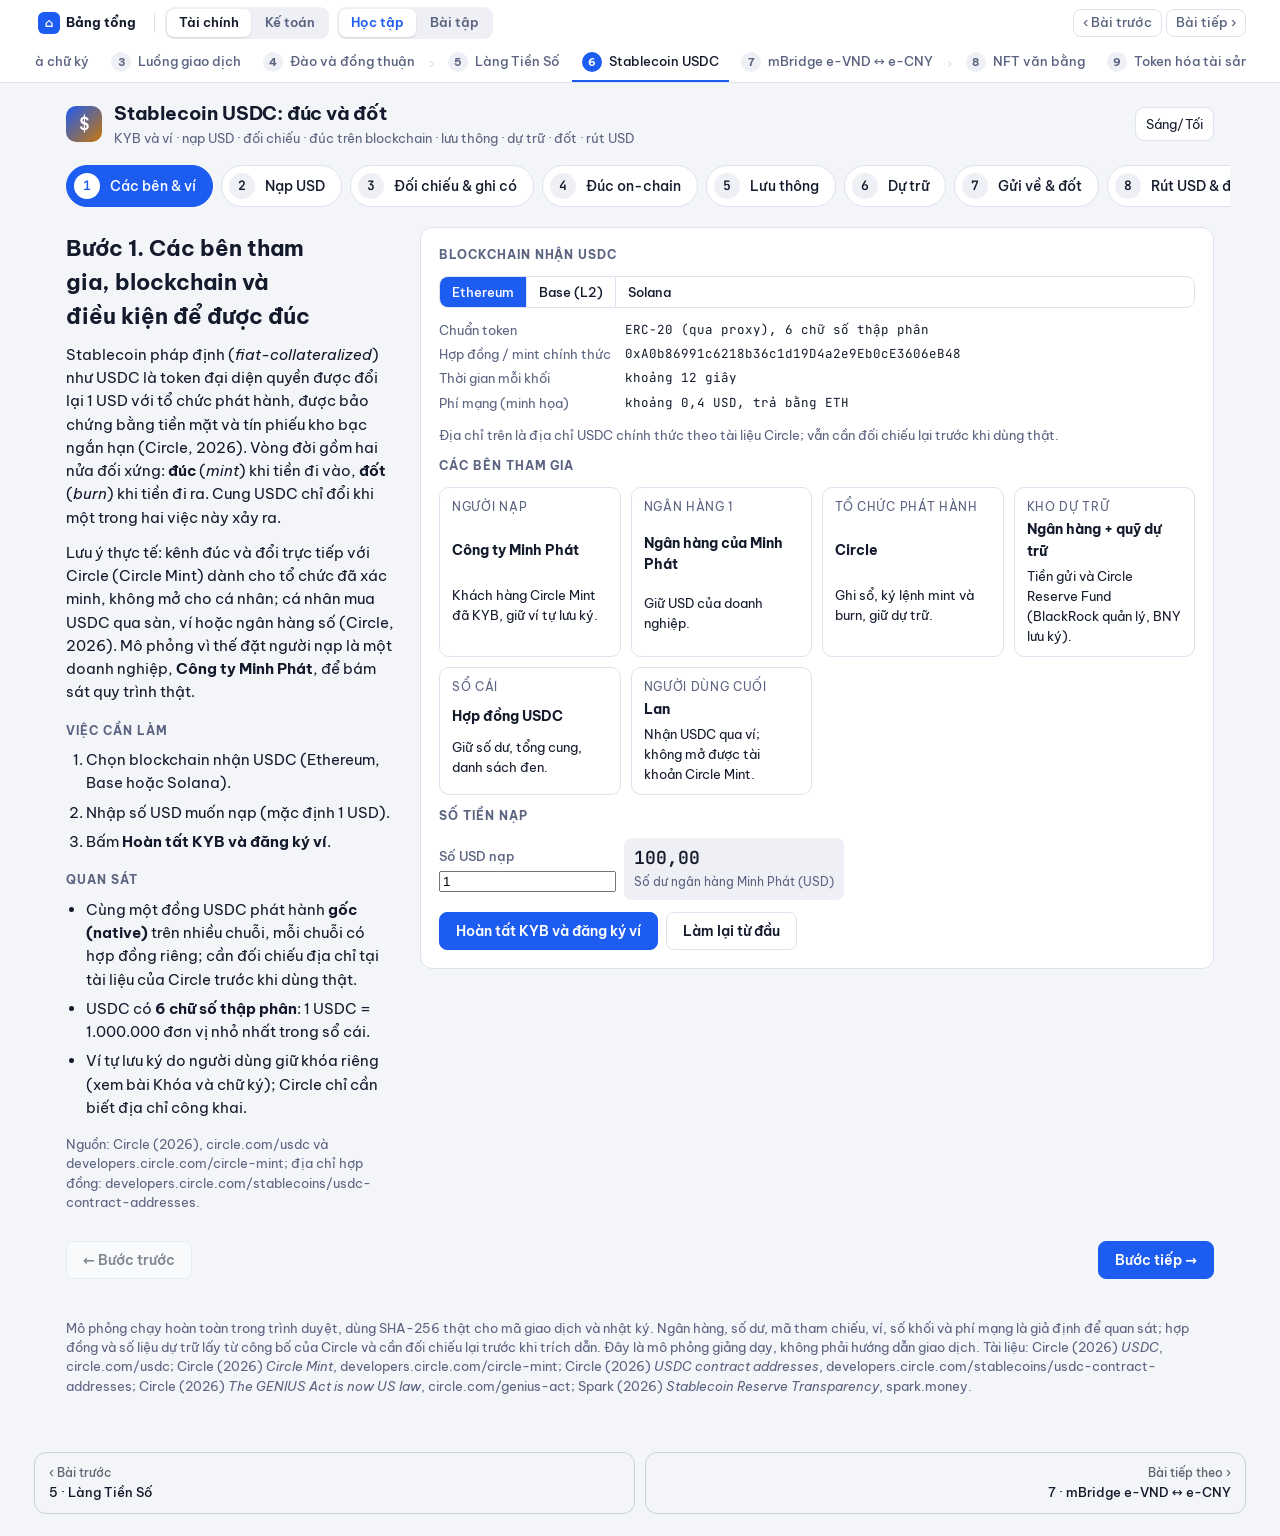
<file: stablecoin-usdc.html>
<!doctype html>
<html lang="vi">
<head>
<meta charset="utf-8">
<meta name="viewport" content="width=device-width,initial-scale=1,viewport-fit=cover">
<title>Stablecoin USDC: đúc và đốt</title>
<link rel="preconnect" href="https://fonts.googleapis.com">
<link rel="preconnect" href="https://fonts.gstatic.com" crossorigin>
<link href="https://fonts.googleapis.com/css2?family=Be+Vietnam+Pro:wght@400;500;600;700&family=JetBrains+Mono:wght@400;600&display=swap" rel="stylesheet">
<script>
/* Đồng bộ giao diện sáng/tối với trang Làng Tiền Số và tự co giãn khi được nhúng */
(function(){var R=document.documentElement,emb=false;
try{emb=window.self!==window.top&&!!window.frameElement;}catch(e){}
if(emb)R.classList.add('embedded');
function sync(){var t=null;try{if(emb)t=window.parent.document.documentElement.dataset.theme||null;}catch(e){}
  if(!t){try{t=localStorage.getItem('ltso-theme');}catch(e){}}
  if(t==='dark'||t==='light')R.dataset.theme=t;else delete R.dataset.theme;}
sync();
if(emb){try{new MutationObserver(sync).observe(window.parent.document.documentElement,{attributes:true,attributeFilter:['data-theme']});}catch(e){}}
window.__embedded=emb;})();
</script>
<style>

:root{
  --bg:#f4f5f9;--surface:#ffffff;--sunk:#eef0f6;--ink:#131a2c;--muted:#5a6380;--line:#dde2ee;
  --accent:#1d5cf0;--accent-soft:#e3ebff;--on-accent:#ffffff;
  --zero-bg:#fcf0dd;--zero-ink:#c8770a;--proof:#f5d28c;
  --ok:#11805a;--ok-bg:#dff3ea;--bad:#bd3434;--bad-bg:#fbe5e5;
  --f-display:"Be Vietnam Pro",system-ui,-apple-system,"Segoe UI",Roboto,sans-serif;
  --f-body:"Be Vietnam Pro",system-ui,-apple-system,"Segoe UI",Roboto,sans-serif;
  --f-mono:"JetBrains Mono",ui-monospace,SFMono-Regular,Menlo,Consolas,monospace;
  color-scheme:light;
}
@media (prefers-color-scheme:dark){:root:not([data-theme="light"]){
  --bg:#0a0f1e;--surface:#111a2e;--sunk:#17213a;--ink:#e7ebf7;--muted:#95a0bf;--line:#243150;
  --accent:#7aa2ff;--accent-soft:rgba(122,162,255,.14);--on-accent:#0a0f1e;
  --zero-bg:rgba(245,165,36,.16);--zero-ink:#f5a524;--proof:#6b4f14;
  --ok:#3fcf92;--ok-bg:rgba(63,207,146,.12);--bad:#ff6f6f;--bad-bg:rgba(255,111,111,.12);color-scheme:dark}}
:root[data-theme="dark"]{
  --bg:#0a0f1e;--surface:#111a2e;--sunk:#17213a;--ink:#e7ebf7;--muted:#95a0bf;--line:#243150;
  --accent:#7aa2ff;--accent-soft:rgba(122,162,255,.14);--on-accent:#0a0f1e;
  --zero-bg:rgba(245,165,36,.16);--zero-ink:#f5a524;--proof:#6b4f14;
  --ok:#3fcf92;--ok-bg:rgba(63,207,146,.12);--bad:#ff6f6f;--bad-bg:rgba(255,111,111,.12);color-scheme:dark}
*{box-sizing:border-box}
html,body{margin:0}
[hidden]{display:none!important}
body{background:var(--bg);color:var(--ink);font-family:var(--f-body);font-size:15px;line-height:1.55}
.wrap{max-width:1180px;margin:0 auto;padding-left:max(16px,env(safe-area-inset-left,0px));padding-right:max(16px,env(safe-area-inset-right,0px))}
header.top{border-bottom:1px solid var(--line);background:var(--surface)}
header.top .wrap{padding-block:22px 18px;display:flex;flex-wrap:wrap;gap:6px 24px;align-items:baseline;justify-content:space-between}
h1{font-family:var(--f-display);font-size:clamp(24px,3.4vw,32px);margin:0;text-wrap:balance;letter-spacing:-.01em}
.course{color:var(--muted);font-size:13px;letter-spacing:.04em;text-transform:uppercase}
nav.steps{display:flex;gap:8px;overflow-x:auto;padding-block:16px 4px}
nav.steps button{flex:0 0 auto;display:flex;gap:10px;align-items:center;border:1px solid var(--line);background:var(--surface);color:var(--ink);border-radius:999px;padding:7px 16px 7px 7px;font:500 14px var(--f-body);cursor:pointer}
nav.steps button .n{display:grid;place-items:center;width:26px;height:26px;border-radius:50%;background:var(--sunk);font:600 13px var(--f-mono)}
nav.steps button[aria-selected="true"]{background:var(--accent);color:var(--on-accent);border-color:var(--accent)}
nav.steps button[aria-selected="true"] .n{background:var(--on-accent);color:var(--accent)}
button:focus-visible,input:focus-visible,textarea:focus-visible,select:focus-visible{outline:2px solid var(--accent);outline-offset:2px}
main{padding-block:16px 40px}
.step{display:grid;grid-template-columns:minmax(0,330px) minmax(0,1fr);gap:24px;align-items:start}
@media (max-width:860px){.step{grid-template-columns:minmax(0,1fr)}}
.explain h2{font-family:var(--f-display);font-size:22px;margin:4px 0 10px;text-wrap:balance}
.explain p{margin:0 0 12px;color:var(--ink)}
.explain h3{font-size:12px;text-transform:uppercase;letter-spacing:.08em;color:var(--muted);margin:18px 0 8px}
.explain ol,.explain ul{margin:0;padding-left:20px;display:grid;gap:6px}
.explain .src{font-size:12.5px;color:var(--muted);margin-top:16px}
.panel{background:var(--surface);border:1px solid var(--line);border-radius:12px;padding:18px;display:grid;gap:16px;min-width:0}
.panel h4{margin:0;font-size:12px;text-transform:uppercase;letter-spacing:.08em;color:var(--muted)}
label.f{display:grid;gap:5px;font-size:13px;color:var(--muted);font-weight:500}
input[type=text],input[type=number],textarea,select{width:100%;font:14px var(--f-body);color:var(--ink);background:var(--bg);border:1px solid var(--line);border-radius:8px;padding:8px 10px}
textarea{resize:vertical;min-height:64px}
.mono,.mono input,input.mono,textarea.mono{font-family:var(--f-mono);font-size:13px}
.hash{font-family:var(--f-mono);font-size:13px;word-break:break-all;background:var(--sunk);border-radius:8px;padding:8px 10px;line-height:1.5}
.z{background:var(--zero-bg);color:var(--zero-ink);border-radius:3px;font-weight:600}
.row{display:flex;flex-wrap:wrap;gap:8px;align-items:center}
.grid2f{display:grid;grid-template-columns:repeat(auto-fit,minmax(220px,1fr));gap:12px}
.btn{font:600 14px var(--f-body);border-radius:8px;padding:9px 16px;cursor:pointer;border:1px solid var(--line);background:var(--surface);color:var(--ink)}
.btn.primary{background:var(--accent);color:var(--on-accent);border-color:var(--accent)}
.btn:disabled{opacity:.5;cursor:not-allowed}
.btn.sm{padding:5px 10px;font-size:13px}
.chip{display:inline-flex;align-items:center;gap:6px;font:600 12.5px var(--f-body);padding:3px 10px;border-radius:999px}
.chip.ok{background:var(--ok-bg);color:var(--ok)}.chip.bad{background:var(--bad-bg);color:var(--bad)}
.chip::before{content:"";width:7px;height:7px;border-radius:50%;background:currentColor}
.stats{display:grid;grid-template-columns:repeat(auto-fit,minmax(120px,1fr));gap:10px}
.stat{background:var(--sunk);border-radius:8px;padding:8px 10px}
.stat b{display:block;font:600 18px var(--f-mono);font-variant-numeric:tabular-nums}
.stat span{font-size:12px;color:var(--muted)}
.bits{display:grid;grid-template-columns:repeat(32,minmax(0,1fr));gap:2px;max-width:420px}
.bits i{aspect-ratio:1;border-radius:2px;background:var(--sunk)}
.bits i.d{background:var(--bad)}
.note{font-size:13px;color:var(--muted)}
.scroll{overflow-x:auto}
table{border-collapse:collapse;width:100%;font-size:13.5px;font-variant-numeric:tabular-nums}
th,td{text-align:left;padding:6px 8px;border-bottom:1px solid var(--line);white-space:nowrap}
th{font-size:12px;color:var(--muted);font-weight:600;text-transform:uppercase;letter-spacing:.05em}
td.num,th.num{text-align:right}
header.top{background:none;border-bottom:0}
header.top .wrap{padding-block:16px 0;display:flex;align-items:center;gap:12px;flex-wrap:wrap;justify-content:flex-start}
.logo{width:36px;height:36px;border-radius:10px;background:linear-gradient(135deg,#1d5cf0,#c8770a);display:grid;place-items:center;color:#fff;font:700 18px var(--f-mono);flex:none}
.ttl{min-width:0}
h1{font-size:19px;font-weight:700;letter-spacing:-.01em}
.sub{font-size:13px;color:var(--muted)}
.sp{flex:1}
.btnlink{border:1px solid var(--line);background:var(--surface);color:var(--ink);border-radius:9px;padding:6px 10px;font:inherit;font-size:13px;text-decoration:none;cursor:pointer}
@media (max-width:560px){.sub{display:none}}
html.embedded header.top .wrap,html.embedded nav.steps,html.embedded main,html.embedded .foot{padding-left:0;padding-right:0}
html.embedded header.top .wrap{padding-block:2px 0}
.foot{color:var(--muted);font-size:12.5px;padding-block:0 28px}
.navbtns{display:flex;justify-content:space-between;gap:8px;margin-top:16px}

/* ===== Trang Token hóa tài sản ===== */
:root{--deed:#f7e1e1;--deed-ink:#8a1c1c;--deed-line:#d9a3a3}
@media (prefers-color-scheme:dark){:root:not([data-theme="light"]){--deed:#3a1d22;--deed-ink:#ffb3b3;--deed-line:#6b3a40}}
:root[data-theme="dark"]{--deed:#3a1d22;--deed-ink:#ffb3b3;--deed-line:#6b3a40}
.callout{border-left:3px solid var(--accent);background:var(--accent-soft);padding:10px 12px;border-radius:0 8px 8px 0;font-size:14px}
.callout.warn{border-color:var(--zero-ink);background:var(--zero-bg)}
.callout.bad{border-color:var(--bad);background:var(--bad-bg)}
.callout.ok{border-color:var(--ok);background:var(--ok-bg)}
.checks{display:grid;gap:4px;font-size:13px;margin:0;padding:0;list-style:none}
.checks li{display:flex;gap:8px;align-items:flex-start}
.checks li .m{flex:none;width:18px;font-weight:700}
.checks li.p .m{color:var(--ok)}.checks li.f .m{color:var(--bad)}.checks li.s .m{color:var(--muted)}
.log{font:12.5px var(--f-mono);background:var(--sunk);border-radius:8px;padding:8px 10px;max-height:220px;overflow:auto;display:grid;gap:2px}
pre.json{font:12px/1.5 var(--f-mono);background:var(--sunk);border-radius:8px;padding:10px;margin:0;overflow:auto;max-height:340px;white-space:pre-wrap;word-break:break-all}

/* Giấy chứng nhận */
.scanwrap{position:relative;border-radius:12px;overflow:hidden}
.deed{background:var(--deed);border:2px solid var(--deed-line);border-radius:12px;padding:14px 16px;color:var(--ink);display:grid;gap:8px;font-size:13px}
.deed .hd{text-align:center;color:var(--deed-ink);line-height:1.35}
.deed .hd b{display:block;font-size:12px;letter-spacing:.04em}
.deed .hd .t{font:700 15px var(--f-display);margin-top:4px;text-wrap:balance}
.deed .body{display:grid;grid-template-columns:minmax(0,1fr) 112px;gap:12px;align-items:start}
.deed dl{margin:0;display:grid;grid-template-columns:auto minmax(0,1fr);gap:3px 10px}
.deed dt{color:var(--muted);font-size:12px}
.deed dd{margin:0;font-weight:500}
.deed dd.tamper{background:repeating-linear-gradient(45deg,transparent 0 3px,rgba(189,52,52,.16) 3px 6px);border-radius:3px}
.deed .qr{display:grid;gap:4px;justify-items:center;font-size:10.5px;color:var(--muted);text-align:center}
.deed .qr svg{width:104px;height:104px;background:#fff;border-radius:4px;padding:4px}
@media (max-width:560px){.deed .body{grid-template-columns:minmax(0,1fr)}.deed dl{grid-template-columns:minmax(0,1fr)}.deed dt{margin-top:4px}.deed .qr{justify-items:start;text-align:left}}
.deed .ft{display:flex;justify-content:space-between;gap:8px;flex-wrap:wrap;font-size:12px;color:var(--deed-ink);border-top:1px dashed var(--deed-line);padding-top:6px}
.laser{position:absolute;left:0;right:0;height:3px;background:linear-gradient(90deg,transparent,#22d3ee,transparent);box-shadow:0 0 14px 4px rgba(34,211,238,.55);top:0;opacity:0;pointer-events:none}
.scanwrap.scanning .laser{opacity:1;animation:sweep 1.6s ease-in-out infinite alternate}
.scanwrap.scanning::after{content:"";position:absolute;inset:0;background:rgba(34,211,238,.06);pointer-events:none}
@keyframes sweep{from{top:0}to{top:calc(100% - 3px)}}
@media (prefers-reduced-motion:reduce){.scanwrap.scanning .laser{animation:none;top:50%}}
.ocr{display:grid;gap:4px}
.ocr .r{display:grid;grid-template-columns:150px minmax(0,1fr) 58px;gap:8px;align-items:center;font-size:13px}
.ocr .r input{padding:5px 8px;font-size:13px}
.ocr .r .cf{font:12px var(--f-mono);text-align:right;color:var(--muted)}
.ocr .r .cf.lo{color:var(--bad);font-weight:600}
.ocr .r.diff input{border-color:var(--bad);background:var(--bad-bg)}
@media (max-width:560px){.ocr .r{grid-template-columns:minmax(0,1fr) 58px}.ocr .r>span:first-child{grid-column:1/-1}}
.seg{display:inline-flex;border:1px solid var(--line);border-radius:9px;overflow:hidden;flex-wrap:wrap}
.seg button{border:0;background:var(--surface);color:var(--ink);font:500 13px var(--f-body);padding:7px 12px;cursor:pointer;border-right:1px solid var(--line)}
.seg button:last-child{border-right:0}
.seg button[aria-pressed="true"]{background:var(--accent);color:var(--on-accent)}

/* Dòng thời gian SPV */
.tl{display:grid;gap:8px;margin:0;padding:0;list-style:none}
.tl li{display:grid;grid-template-columns:28px minmax(0,1fr);gap:10px;align-items:start;opacity:.45;transition:opacity .3s}
.tl li.on{opacity:1}
.tl li .n{width:28px;height:28px;border-radius:50%;display:grid;place-items:center;background:var(--sunk);font:600 13px var(--f-mono)}
.tl li.on .n{background:var(--ok);color:#fff}
.tl li b{display:block}
.tl li .hash{margin-top:4px;padding:4px 8px;font-size:12px}

/* Cây Merkle */
.mtree{display:grid;gap:6px;overflow-x:auto}
.mtree .lv{display:flex;gap:6px;justify-content:center}
.mtree .nd{flex:0 0 auto;border:1px solid var(--line);border-radius:6px;padding:4px 7px;font:11.5px var(--f-mono);background:var(--surface);text-align:center;min-width:86px}
.mtree .nd small{display:block;font-family:var(--f-body);color:var(--muted);font-size:10.5px;max-width:110px;white-space:normal}
.mtree .nd.root{border-color:var(--accent);background:var(--accent-soft);font-weight:600}

/* Phân bổ */
.alloc{display:flex;height:26px;border-radius:7px;overflow:hidden;background:var(--sunk);font:600 12px var(--f-body);color:#fff}
.alloc span{display:grid;place-items:center;white-space:nowrap;overflow:hidden;transition:width .3s}
.a1{background:#1d5cf0}.a2{background:#11805a}.a3{background:#c8770a}.a4{background:#7c3aed}
.vault{display:flex;gap:12px;align-items:center;flex-wrap:wrap}
.vault .box{border:2px dashed var(--line);border-radius:10px;padding:10px 14px;display:grid;gap:3px;font-size:13px;min-width:180px}
.vault .box.locked{border-style:solid;border-color:var(--ok);background:var(--ok-bg)}
.vault .ar{color:var(--muted);font-size:20px}

/* Chuỗi khối */
.chainv{display:flex;align-items:stretch;gap:0;overflow-x:auto;padding:4px 0}
.blk{flex:0 0 auto;border:1.5px solid var(--line);border-radius:8px;padding:6px 10px;font-size:12px;background:var(--surface);min-width:150px;max-width:190px;display:grid;gap:2px}
.blk b{font-family:var(--f-mono);font-size:13px}
.blk .h{font-family:var(--f-mono);font-size:11px;color:var(--muted)}
.blk.new{border-color:var(--ok);background:var(--ok-bg)}
.chainv .ar{flex:0 0 22px;align-self:center;text-align:center;color:var(--muted)}
.vals{display:grid;grid-template-columns:repeat(auto-fit,minmax(200px,1fr));gap:10px}
.val{border:1.5px solid var(--line);border-radius:10px;padding:10px 12px;display:grid;gap:6px;font-size:13px}
.val.off{opacity:.55;border-style:dashed}
.val.signed{border-color:var(--ok)}
.val label{display:flex;gap:6px;align-items:center;font-size:12.5px;color:var(--muted)}
.txc{border:1px solid var(--line);border-radius:10px;padding:10px 12px;display:grid;gap:6px;background:var(--surface)}
.txc.ok{border-color:var(--ok)}.txc.bad{border-color:var(--bad)}
.txc .hd{display:flex;justify-content:space-between;gap:8px;flex-wrap:wrap;font-size:13.5px}
.txlist{display:grid;gap:8px}
.gate{display:none}
.locked-step .gate{display:block}
td input[type=number]{width:96px;padding:5px 8px}
td input[type=checkbox]{width:16px;height:16px}
.pill{display:inline-block;font:600 11.5px var(--f-body);padding:2px 8px;border-radius:999px;background:var(--sunk);color:var(--muted)}
.pill.ok{background:var(--ok-bg);color:var(--ok)}.pill.bad{background:var(--bad-bg);color:var(--bad)}.pill.warn{background:var(--zero-bg);color:var(--zero-ink)}

/* Bài tập */
.quiz{display:grid;gap:14px}
.q{border:1px solid var(--line);border-radius:10px;padding:12px 14px;background:var(--surface)}
.q p.qt{margin:0 0 8px;font-weight:600}
.q label{display:flex;gap:8px;align-items:flex-start;font-size:14px;padding:3px 0;cursor:pointer}
.q label input{margin-top:4px}
.q .fb{margin-top:8px;font-size:13.5px;border-radius:8px;padding:8px 10px}
.q.right{border-color:var(--ok)}.q.wrong{border-color:var(--bad)}
.q.right .fb{background:var(--ok-bg)}.q.wrong .fb{background:var(--bad-bg)}
.q .lab{font-size:12px;color:var(--muted);text-transform:uppercase;letter-spacing:.06em;margin-bottom:4px}
.score{font:700 26px var(--f-mono)}
.who{display:grid;grid-template-columns:repeat(auto-fit,minmax(200px,1fr));gap:10px}
.prac{display:grid;gap:10px}
.prac .pi{display:grid;gap:5px;font-size:14px}
@media print{
  header.top,nav.steps,.navbtns,.foot,.noprint{display:none!important}
  .step{display:block!important}.step[hidden]{display:none!important}
  body{background:#fff;color:#000}.q,.panel{break-inside:avoid;border-color:#999}
}


/* ===== Trang Stablecoin USDC ===== */
.parties{display:grid;grid-template-columns:repeat(auto-fit,minmax(170px,1fr));gap:10px}
.party{border:1px solid var(--line);border-radius:10px;padding:10px 12px;background:var(--surface);display:grid;gap:3px;font-size:13px}
.party b{font-size:14px}
.party .r{font-size:11.5px;text-transform:uppercase;letter-spacing:.06em;color:var(--muted)}
.two{display:grid;grid-template-columns:repeat(auto-fit,minmax(260px,1fr));gap:12px}
.ta{border:1px solid var(--line);border-radius:10px;overflow:hidden;background:var(--surface);min-width:0}
.ta h5{margin:0;padding:8px 12px;background:var(--sunk);font-size:13px}
.ta table td,.ta table th{white-space:normal}
.ta .tot td{font-weight:700;border-top:2px solid var(--line)}
.neg{color:var(--bad)}.pos{color:var(--ok)}
.bar{height:24px;border-radius:7px;overflow:hidden;background:var(--sunk);display:flex}
.bar span{display:grid;place-items:center;color:#fff;font:600 11.5px var(--f-body);overflow:hidden;white-space:nowrap;transition:width .3s}
.b1{background:#1d5cf0}.b2{background:#11805a}.b3{background:#c8770a}.b4{background:#7c3aed}
.code{font:12px/1.6 var(--f-mono);background:var(--sunk);border-radius:8px;padding:10px 12px;white-space:pre-wrap;word-break:break-all;margin:0}
.code .k{color:var(--accent);font-weight:600}.code .c{color:var(--muted)}
.dg{display:grid;grid-template-columns:auto minmax(0,1fr);gap:4px 14px;font-size:13px;margin:0}
.dg dt{color:var(--muted)}.dg dd{margin:0;font-family:var(--f-mono);font-size:12.5px;word-break:break-all}
.tx{border:1px solid var(--line);border-radius:10px;padding:10px 12px;background:var(--surface);display:grid;gap:6px;font-size:13px}
.tx.ok{border-color:var(--ok)}.tx.bad{border-color:var(--bad)}
.tx .hd{display:flex;justify-content:space-between;gap:8px;flex-wrap:wrap}
.ba{display:grid;grid-template-columns:minmax(0,1fr) auto minmax(0,1fr);gap:8px;align-items:center}
.ba .ar{color:var(--muted);font-size:18px}
@media (max-width:560px){.ba{grid-template-columns:minmax(0,1fr)}.ba .ar{display:none}}
input[type=range]{width:100%;accent-color:var(--accent)}
.sp2{height:2px}
.big{font:700 22px var(--f-mono)}
.panel>div,.panel>div>div{min-width:0}
.panel>div:not(:empty){display:grid;gap:12px}
.panel>div>div:not([class]):not(:empty){display:grid;gap:10px}
.tl li{opacity:1}
.checks .mono,.callout .mono{word-break:break-all}
.ta{overflow-x:auto}
</style>
<script src="./nav.js" defer></script>
</head>
<body>
<header class="top"><div class="wrap">
  <div class="logo" aria-hidden="true">$</div>
  <div class="ttl"><h1>Stablecoin USDC: đúc và đốt</h1><div class="sub">KYB và ví · nạp USD · đối chiếu · đúc trên blockchain · lưu thông · dự trữ · đốt · rút USD</div></div>
  <div class="sp"></div>
  <button class="btnlink" id="themeBtn" type="button">Sáng/Tối</button>
</div></header>

<nav class="steps wrap" role="tablist" aria-label="Các bước">
  <button role="tab" data-go="1" aria-selected="true"><span class="n">1</span>Các bên &amp; ví</button>
  <button role="tab" data-go="2" aria-selected="false"><span class="n">2</span>Nạp USD</button>
  <button role="tab" data-go="3" aria-selected="false"><span class="n">3</span>Đối chiếu &amp; ghi có</button>
  <button role="tab" data-go="4" aria-selected="false"><span class="n">4</span>Đúc on-chain</button>
  <button role="tab" data-go="5" aria-selected="false"><span class="n">5</span>Lưu thông</button>
  <button role="tab" data-go="6" aria-selected="false"><span class="n">6</span>Dự trữ</button>
  <button role="tab" data-go="7" aria-selected="false"><span class="n">7</span>Gửi về &amp; đốt</button>
  <button role="tab" data-go="8" aria-selected="false"><span class="n">8</span>Rút USD &amp; đối soát</button>
  <button role="tab" data-go="9" aria-selected="false"><span class="n">9</span>Bài tập</button>
</nav>

<main class="wrap">

<!-- ========== BƯỚC 1 ========== -->
<section class="step" id="s1">
  <div class="explain">
    <h2>Bước 1. Các bên tham gia, blockchain và điều kiện để được đúc</h2>
    <p>Stablecoin pháp định (<i>fiat-collateralized</i>) như USDC là token đại diện quyền được đổi lại 1 USD với tổ chức phát hành, được bảo chứng bằng tiền mặt và tín phiếu kho bạc ngắn hạn (Circle, 2026). Vòng đời gồm hai nửa đối xứng: <b>đúc</b> (<i>mint</i>) khi tiền đi vào, <b>đốt</b> (<i>burn</i>) khi tiền đi ra. Cung USDC chỉ đổi khi một trong hai việc này xảy ra.</p>
    <p>Lưu ý thực tế: kênh đúc và đổi trực tiếp với Circle (Circle Mint) dành cho tổ chức đã xác minh, không mở cho cá nhân; cá nhân mua USDC qua sàn, ví hoặc ngân hàng số (Circle, 2026). Mô phỏng vì thế đặt người nạp là một doanh nghiệp, <b>Công ty Minh Phát</b>, để bám sát quy trình thật.</p>
    <h3>Việc cần làm</h3>
    <ol>
      <li>Chọn blockchain nhận USDC (Ethereum, Base hoặc Solana).</li>
      <li>Nhập số USD muốn nạp (mặc định 1 USD).</li>
      <li>Bấm <b>Hoàn tất KYB và đăng ký ví</b>.</li>
    </ol>
    <h3>Quan sát</h3>
    <ul>
      <li>Cùng một đồng USDC phát hành <b>gốc (native)</b> trên nhiều chuỗi, mỗi chuỗi có hợp đồng riêng; cần đối chiếu địa chỉ tại tài liệu của Circle trước khi dùng thật.</li>
      <li>USDC có <b>6 chữ số thập phân</b>: 1 USDC = 1.000.000 đơn vị nhỏ nhất trong sổ cái.</li>
      <li>Ví tự lưu ký do người dùng giữ khóa riêng (xem bài Khóa và chữ ký); Circle chỉ cần biết địa chỉ công khai.</li>
    </ul>
    <p class="src">Nguồn: Circle (2026), circle.com/usdc và developers.circle.com/circle-mint; địa chỉ hợp đồng: developers.circle.com/stablecoins/usdc-contract-addresses.</p>
  </div>
  <div class="panel"><div id="c1"></div></div>
</section>

<!-- ========== BƯỚC 2 ========== -->
<section class="step" id="s2" hidden>
  <div class="explain">
    <h2>Bước 2. Nạp USD vào ngân hàng</h2>
    <p>Công ty Minh Phát ra lệnh chuyển khoản (<i>wire</i>) từ ngân hàng của mình đến tài khoản thu của Circle, kèm <b>mã tham chiếu</b> do Circle cấp. Đây là giao dịch ngân hàng thuần túy qua hệ thống thanh toán liên ngân hàng; <b>blockchain chưa tham gia và chưa có USDC nào được tạo</b>.</p>
    <p>Thời gian bút toán phụ thuộc kênh (Fedwire, SWIFT, SEPA…) và giờ chốt của ngân hàng; mô phỏng xét trường hợp tiền về trong ngày.</p>
    <h3>Việc cần làm</h3>
    <ol>
      <li>Chọn tên người gửi: khớp hoặc không khớp tên chủ tài khoản (dùng cho Bước 3).</li>
      <li>Bấm <b>Gửi lệnh chuyển khoản</b> và theo dõi hai sao kê.</li>
    </ol>
    <h3>Quan sát</h3>
    <ul>
      <li>Số dư ngân hàng của Minh Phát giảm đúng số tiền nạp; số dư tài khoản thu của Circle tăng tương ứng.</li>
      <li>Khoản tiền nằm ở <b>tài khoản thu</b>, chưa được tính là dự trữ cho đến khi đối chiếu xong.</li>
    </ul>
    <p class="src">Nguồn: Circle (2026), tài liệu Circle Mint về nạp tiền pháp định; số dư, tên ngân hàng và mã tham chiếu trong mô phỏng là giả định.</p>
  </div>
  <div class="panel"><div id="c2"></div><div id="o2"></div></div>
</section>

<!-- ========== BƯỚC 3 ========== -->
<section class="step" id="s3" hidden>
  <div class="explain">
    <h2>Bước 3. Đối chiếu, ghi có số dư USDC và điều phối dự trữ</h2>
    <p>Circle chỉ ghi nhận nghĩa vụ phát hành sau khi tiền đã về và qua kiểm tra: khớp mã tham chiếu, khớp số tiền, khớp tên người gửi với chủ tài khoản đã KYB, sàng lọc chống rửa tiền và danh sách trừng phạt.</p>
    <p>Nếu hợp lệ, Circle <b>ghi có số dư USDC trong sổ riêng của Circle Mint</b> (bút toán ngoài chuỗi), đồng thời chuyển tiền vào kho dự trữ. Nếu không, khoản tiền bị hoàn trả.</p>
    <h3>Việc cần làm</h3>
    <ol>
      <li>Bấm <b>Chạy đối chiếu</b>.</li>
      <li>Thử cả hai tình huống: quay lại Bước 2, chọn tên người gửi không khớp.</li>
    </ol>
    <h3>Quan sát</h3>
    <ul>
      <li>Bảng cân đối của Circle xuất hiện: <b>tài sản</b> (tiền gửi, cổ phần quỹ dự trữ) bằng <b>nghĩa vụ</b> (USDC phải hoàn trả).</li>
      <li>Tỷ lệ chia giữa tiền gửi và quỹ dự trữ trong mô phỏng là giả định (80/20), theo mức công bố gần đây; tỷ lệ thật thay đổi theo kỳ.</li>
    </ul>
    <p class="src">Nguồn: Circle (2026), Circle Reserve Fund và trang minh bạch dự trữ; quy tắc hoàn trả bên thứ ba trong mô phỏng là minh họa.</p>
  </div>
  <div class="panel"><div id="c3"></div><div id="o3"></div></div>
</section>

<!-- ========== BƯỚC 4 ========== -->
<section class="step" id="s4" hidden>
  <div class="explain">
    <h2>Bước 4. Đúc USDC trên blockchain</h2>
    <p>Khi Minh Phát rút USDC ra ví, Circle ký một lệnh <b>mint</b> bằng khóa của mình. Hợp đồng token kiểm tra quyền và hạn mức rồi cùng lúc <b>tăng tổng cung</b> và <b>ghi có số dư</b> cho ví nhận. Trên EVM đó là hàm <code>mint(address,uint256)</code> của hợp đồng USDC (qua proxy); trên Solana là lệnh <code>MintTo</code> của chương trình SPL Token.</p>
    <p>Giao dịch được đưa vào một khối; sau vài khối kế tiếp mới coi là đủ chắc chắn. Theo tài liệu Circle, việc đúc trên chuỗi thường hoàn tất trong khoảng 15 phút kể từ khi tiền pháp định được ghi có.</p>
    <h3>Việc cần làm</h3>
    <ol>
      <li>Chọn số USDC rút ra (tối đa bằng số dư Mint).</li>
      <li>Bấm <b>Rút ra ví và đúc</b>, đọc từng kiểm tra và lệnh gọi hợp đồng.</li>
    </ol>
    <h3>Quan sát</h3>
    <ul>
      <li>Chỉ người có quyền <i>minter</i> và còn hạn mức mới đúc được; hạn mức do <i>masterMinter</i> cấu hình.</li>
      <li><code>totalSupply</code> tăng đúng bằng số đã đúc; số dư Mint ngoài chuỗi giảm tương ứng.</li>
      <li>Sự kiện <code>Transfer</code> từ địa chỉ 0x000…0 là dấu hiệu nhận biết một lần đúc.</li>
    </ul>
    <p class="src">Nguồn: Circle (2026), developers.circle.com; mã số khối, mã giao dịch và phí là minh họa (mã giao dịch dùng SHA-256, không phải keccak-256 của Ethereum).</p>
  </div>
  <div class="panel"><div id="c4"></div><div id="o4"></div></div>
</section>

<!-- ========== BƯỚC 5 ========== -->
<section class="step" id="s5" hidden>
  <div class="explain">
    <h2>Bước 5. Lưu thông: chuyển USDC giữa các ví</h2>
    <p>Sau khi đúc, USDC lưu thông như một token thông thường: chuyển ví-ví bằng lệnh <code>transfer</code>, người gửi trả phí mạng bằng token gốc của chuỗi (ETH hoặc SOL), không cần ngân hàng.</p>
    <p>Tuy nhiên USDC không phải tiền “không thể bị chặn”: hợp đồng cho phép Circle đưa địa chỉ vào <b>danh sách đen</b> (EVM) hoặc đóng băng tài khoản token (Solana). Ví bị chặn không gửi hoặc nhận được USDC.</p>
    <h3>Việc cần làm</h3>
    <ol>
      <li>Chuyển một phần USDC từ ví Minh Phát sang ví của Lan.</li>
      <li>Bấm <b>Chặn ví Lan</b>, thử chuyển lại và quan sát giao dịch bị hủy.</li>
      <li>Bỏ chặn, rồi chuyển USDC từ Lan về Minh Phát để chuẩn bị Bước 7.</li>
    </ol>
    <h3>Quan sát</h3>
    <ul>
      <li><b>Tổng cung không đổi</b> và <b>số dư ngân hàng không đổi</b> khi token đổi chủ: chuyển token không phải chuyển tiền ngân hàng.</li>
      <li>Giao dịch bị hủy vẫn mất phí mạng.</li>
    </ul>
    <p class="src">Nguồn: Circle (2026), developers.circle.com; phí mạng là giá trị minh họa và biến động theo thời điểm.</p>
  </div>
  <div class="panel"><div id="c5"></div><div id="o5"></div></div>
</section>

<!-- ========== BƯỚC 6 ========== -->
<section class="step" id="s6" hidden>
  <div class="explain">
    <h2>Bước 6. Dự trữ, minh bạch và rủi ro ngân hàng lưu ký</h2>
    <p>Niềm tin vào 1 USDC = 1 USD dựa trên bất đẳng thức <b>dự trữ ≥ USDC đang lưu hành</b>. Circle công bố cơ cấu dự trữ và có báo cáo xác nhận định kỳ của kiểm toán độc lập; phần lớn dự trữ nằm trong Circle Reserve Fund (quỹ thị trường tiền tệ đăng ký tại Mỹ, do BlackRock quản lý, BNY lưu ký), phần còn lại là tiền gửi tại các ngân hàng lớn (Circle, 2026).</p>
    <p>Đạo luật GENIUS (ký ngày 18/7/2025) đặt khung liên bang cho stablecoin thanh toán, trong đó có yêu cầu dự trữ thanh khoản tương xứng 1:1 và công bố định kỳ.</p>
    <h3>Việc cần làm</h3>
    <ol>
      <li>Xem bảng cân đối hiện tại và tỷ lệ bảo chứng.</li>
      <li>Bấm <b>Tạo báo cáo xác nhận giả định</b>.</li>
      <li>Kéo thanh trượt tổn thất để chạy lại kịch bản SVB (tháng 3/2023).</li>
    </ol>
    <h3>Quan sát</h3>
    <ul>
      <li>Báo cáo xác nhận chứng minh tài sản có tồn tại, nhưng không đánh giá rủi ro tín dụng của ngân hàng giữ tiền.</li>
      <li>Tháng 3/2023 một phần dự trữ nằm tại Silicon Valley Bank; USDC từng xuống khoảng 0,87 USD trước khi phục hồi sau khi chính phủ Mỹ bảo đảm tiền gửi (Spark, 2026).</li>
    </ul>
    <p class="src">Nguồn: Circle (2026), circle.com/genius-act; Spark (2026), <i>Stablecoin Reserve Transparency</i>. Con số 3,3 tỷ USD trên tổng cung khoảng 40 tỷ USD là số công bố của Circle tháng 3/2023, cần kiểm tra lại trước khi trích trong bài báo.</p>
  </div>
  <div class="panel"><div id="c6"></div></div>
</section>

<!-- ========== BƯỚC 7 ========== -->
<section class="step" id="s7" hidden>
  <div class="explain">
    <h2>Bước 7. Gửi USDC về Circle và đốt</h2>
    <p>Rút tiền gồm hai giao dịch trên chuỗi. <b>(1)</b> Minh Phát chuyển USDC đến địa chỉ nhận đổi của Circle: lúc này token chỉ đổi chủ, <b>tổng cung chưa giảm</b>. <b>(2)</b> Circle xác nhận rồi gọi <code>burn</code> trên địa chỉ có quyền đốt: token bị hủy khỏi sổ cái, tổng cung giảm, và Circle ghi có số dư USD trong sổ Circle Mint.</p>
    <p>Cơ chế đốt cũng là nền của chuyển USDC giữa các chuỗi bằng CCTP: đốt ở chuỗi nguồn, đúc tương ứng ở chuỗi đích, nên cung toàn hệ thống không đổi.</p>
    <h3>Việc cần làm</h3>
    <ol>
      <li>Chọn số USDC muốn đổi (tối đa bằng số dư ví Minh Phát).</li>
      <li>Bấm <b>Gửi USDC cho Circle</b>, kiểm tra tổng cung chưa đổi.</li>
      <li>Bấm <b>Circle xác nhận và đốt</b>.</li>
    </ol>
    <h3>Quan sát</h3>
    <ul>
      <li>Chỉ số dư trong ví Minh Phát mới đổi được; USDC đang ở ví Lan phải chuyển về trước (Bước 5).</li>
      <li>Sự kiện <code>Burn</code> và <code>Transfer</code> đến 0x000…0 là dấu hiệu nhận biết một lần đốt.</li>
    </ul>
    <p class="src">Nguồn: Circle (2026), developers.circle.com (Circle Mint, CCTP).</p>
  </div>
  <div class="panel"><div id="c7"></div><div id="o7"></div></div>
</section>

<!-- ========== BƯỚC 8 ========== -->
<section class="step" id="s8" hidden>
  <div class="explain">
    <h2>Bước 8. Rút USD về ngân hàng và đối soát toàn vòng đời</h2>
    <p>Circle bán bớt tài sản dự trữ tương ứng (rút cổ phần quỹ và dùng tiền gửi), rồi chuyển USD về tài khoản ngân hàng đã liên kết. Theo tài liệu Circle Mint, khoản rút thường tất toán vào ngày làm việc kế tiếp.</p>
    <p>Cuối vòng đời, ba đại lượng phải khớp: <b>tổng USDC đã đúc − đã đốt = tổng cung</b>; <b>dự trữ = tổng cung + số dư Mint chưa rút</b>; và <b>nhật ký kiểm toán</b> toàn bộ sự kiện được nối bằng mã băm nên không thể sửa lặng lẽ.</p>
    <h3>Việc cần làm</h3>
    <ol>
      <li>Bấm <b>Rút USD về ngân hàng</b>.</li>
      <li>Đọc phần đối soát và bấm <b>Kiểm tra chuỗi băm</b>.</li>
      <li>Thử sửa số liệu: bấm <b>Làm lại từ đầu</b> và chạy kịch bản khác (chain khác, số tiền khác).</li>
    </ol>
    <h3>Quan sát</h3>
    <ul>
      <li>Số dư ngân hàng của Minh Phát trở về mức ban đầu (mô phỏng bỏ qua phí ngân hàng và phí mạng).</li>
      <li>Dự trữ về 0 cùng với tổng cung: vòng đời đóng kín.</li>
    </ul>
    <p class="src">Nguồn: Circle (2026), developers.circle.com/circle-mint; thời gian tất toán thật phụ thuộc kênh thanh toán, cần kiểm tra tài liệu hiện hành.</p>
  </div>
  <div class="panel"><div id="c8"></div><div id="a8"></div><div id="r8"></div></div>
</section>

<!-- ========== BƯỚC 9 ========== -->
<section class="step" id="s9" hidden>
  <div class="explain">
    <h2>Bước 9. Bài tập</h2>
    <p><b>Phần I</b> ghi kết quả thực hành từ Bước 1–8 (chạy lại mô phỏng nếu cần số liệu). <b>Phần II</b> gồm 12 câu trắc nghiệm, chấm tự động và có giải thích.</p>
    <p>Làm xong, bấm <b>"Nộp và chấm"</b>, rồi <b>"In / lưu PDF"</b> để nộp cho giảng viên.</p>
    <h3>Gợi ý cho giảng viên</h3>
    <ul>
      <li>Thời lượng: khoảng 45 phút (25 phút thực hành, 20 phút thảo luận).</li>
      <li>Chia nhóm 3: một người đóng vai Circle, một người là ngân hàng và kiểm toán, một người là người dùng.</li>
      <li>Câu thảo luận mở: so sánh USDC (pháp định, tập trung) với VNDS trong Làng Tiền Số (thế chấp bằng ETH) về rủi ro, khả năng bị chặn ví và cơ chế duy trì neo giá.</li>
    </ul>
    <p class="src">Bài làm chỉ lưu trên trình duyệt của học viên, không gửi đi đâu.</p>
  </div>
  <div class="panel">
    <div class="who">
      <label class="f">Họ và tên<input type="text" id="stName" autocomplete="name"></label>
      <label class="f">MSSV<input type="text" id="stId"></label>
      <label class="f">Lớp / nhóm<input type="text" id="stClass"></label>
    </div>
    <h4>Phần I. Kết quả thực hành</h4>
    <div class="prac" id="pracList"></div>
    <h4>Phần II. Trắc nghiệm</h4>
    <div class="quiz" id="quiz"></div>
    <div class="row noprint">
      <button class="btn primary" id="grade">Nộp và chấm</button>
      <button class="btn" id="printBtn">In / lưu PDF</button>
      <button class="btn" id="clearQuiz">Làm lại</button>
    </div>
    <div class="row"><span>Điểm:</span><span class="score" id="scoreOut">–</span><span class="note" id="scoreTime"></span></div>
  </div>
</section>

<div class="navbtns"><button class="btn" id="prevStep">← Bước trước</button><button class="btn primary" id="nextStep">Bước tiếp →</button></div>
</main>
<footer class="wrap foot">Mô phỏng chạy hoàn toàn trong trình duyệt, dùng SHA-256 thật cho mã giao dịch và nhật ký. Ngân hàng, số dư, mã tham chiếu, ví, số khối và phí mạng là giả định để quan sát; hợp đồng và số liệu dự trữ lấy từ công bố của Circle và cần đối chiếu lại trước khi trích dẫn. Đây là mô phỏng giảng dạy, không phải hướng dẫn giao dịch. Tài liệu: Circle (2026) <i>USDC</i>, circle.com/usdc; Circle (2026) <i>Circle Mint</i>, developers.circle.com/circle-mint; Circle (2026) <i>USDC contract addresses</i>, developers.circle.com/stablecoins/usdc-contract-addresses; Circle (2026) <i>The GENIUS Act is now US law</i>, circle.com/genius-act; Spark (2026) <i>Stablecoin Reserve Transparency</i>, spark.money.</footer>
<script>
/* ---------- SHA-256 (FIPS 180-4) ---------- */
const K=new Uint32Array([0x428a2f98,0x71374491,0xb5c0fbcf,0xe9b5dba5,0x3956c25b,0x59f111f1,0x923f82a4,0xab1c5ed5,0xd807aa98,0x12835b01,0x243185be,0x550c7dc3,0x72be5d74,0x80deb1fe,0x9bdc06a7,0xc19bf174,0xe49b69c1,0xefbe4786,0x0fc19dc6,0x240ca1cc,0x2de92c6f,0x4a7484aa,0x5cb0a9dc,0x76f988da,0x983e5152,0xa831c66d,0xb00327c8,0xbf597fc7,0xc6e00bf3,0xd5a79147,0x06ca6351,0x14292967,0x27b70a85,0x2e1b2138,0x4d2c6dfc,0x53380d13,0x650a7354,0x766a0abb,0x81c2c92e,0x92722c85,0xa2bfe8a1,0xa81a664b,0xc24b8b70,0xc76c51a3,0xd192e819,0xd6990624,0xf40e3585,0x106aa070,0x19a4c116,0x1e376c08,0x2748774c,0x34b0bcb5,0x391c0cb3,0x4ed8aa4a,0x5b9cca4f,0x682e6ff3,0x748f82ee,0x78a5636f,0x84c87814,0x8cc70208,0x90befffa,0xa4506ceb,0xbef9a3f7,0xc67178f2]);
const ENC=new TextEncoder();const W=new Uint32Array(64);
function sha256(str){const m=ENC.encode(str),l=m.length,n=((l+9+63)>>6)<<6,buf=new Uint8Array(n);buf.set(m);buf[l]=0x80;const dv=new DataView(buf.buffer),bl=l*8;dv.setUint32(n-4,bl>>>0);dv.setUint32(n-8,Math.floor(bl/4294967296));
let h0=0x6a09e667,h1=0xbb67ae85,h2=0x3c6ef372,h3=0xa54ff53a,h4=0x510e527f,h5=0x9b05688c,h6=0x1f83d9ab,h7=0x5be0cd19;
for(let o=0;o<n;o+=64){for(let t=0;t<16;t++)W[t]=dv.getUint32(o+t*4);for(let t=16;t<64;t++){const a=W[t-15],b=W[t-2];const s0=((a>>>7)|(a<<25))^((a>>>18)|(a<<14))^(a>>>3);const s1=((b>>>17)|(b<<15))^((b>>>19)|(b<<13))^(b>>>10);W[t]=(W[t-16]+s0+W[t-7]+s1)|0;}
let a=h0,b=h1,c=h2,d=h3,e=h4,f=h5,g=h6,h=h7;
for(let t=0;t<64;t++){const S1=((e>>>6)|(e<<26))^((e>>>11)|(e<<21))^((e>>>25)|(e<<7));const ch=(e&f)^(~e&g);const t1=(h+S1+ch+K[t]+W[t])|0;const S0=((a>>>2)|(a<<30))^((a>>>13)|(a<<19))^((a>>>22)|(a<<10));const mj=(a&b)^(a&c)^(b&c);const t2=(S0+mj)|0;h=g;g=f;f=e;e=(d+t1)|0;d=c;c=b;b=a;a=(t1+t2)|0;}
h0=(h0+a)|0;h1=(h1+b)|0;h2=(h2+c)|0;h3=(h3+d)|0;h4=(h4+e)|0;h5=(h5+f)|0;h6=(h6+g)|0;h7=(h7+h)|0;}
return [h0,h1,h2,h3,h4,h5,h6,h7].map(x=>(x>>>0).toString(16).padStart(8,'0')).join('');}

const $=id=>document.getElementById(id);
const esc=s=>String(s).replace(/[&<>"]/g,c=>({'&':'&amp;','<':'&lt;','>':'&gt;','"':'&quot;'}[c]));
const sleep=ms=>new Promise(r=>setTimeout(r,ms));
const RM=matchMedia('(prefers-reduced-motion: reduce)').matches||window.__NOWAIT;
const wait=ms=>sleep(RM?0:ms);
const short=h=>h.length>16?h.slice(0,10)+'…'+h.slice(-4):h;
const M=1e6;
const U=x=>(x/M).toLocaleString('vi-VN',{minimumFractionDigits:2,maximumFractionDigits:2});
const U6=x=>(x/M).toLocaleString('vi-VN',{minimumFractionDigits:6,maximumFractionDigits:6});
const FEE=x=>x.toLocaleString('vi-VN',{maximumFractionDigits:4});
const PC=x=>(x*100).toLocaleString('vi-VN',{maximumFractionDigits:2})+'%';
const B58='123456789ABCDEFGHJKLMNPQRSTUVWXYZabcdefghijkmnopqrstuvwxyz';
function b58(hex){let n=BigInt('0x'+hex),s='';while(n>0n){s=B58[Number(n%58n)]+s;n/=58n;}return s;}

/* ---------- Dữ liệu chuỗi ---------- */
const CH={
  eth:{name:'Ethereum',kind:'evm',std:'ERC-20 (qua proxy)',native:'ETH',addr:'0xA0b86991c6218b36c1d19D4a2e9Eb0cE3606eB48',bt:12,fee:0.40,blk0:24300000,unit:'khối'},
  base:{name:'Base (L2)',kind:'evm',std:'ERC-20 (qua proxy)',native:'ETH',addr:'0x833589fCD6eDb6E08f4c7C32D4f71b54bdA02913',bt:2,fee:0.002,blk0:38000000,unit:'khối'},
  sol:{name:'Solana',kind:'sol',std:'SPL Token',native:'SOL',addr:'EPjFWdd5AufqSSqeM2qN1xzybapC8G4wEGGkZwyTDt1v',bt:0.4,fee:0.0004,blk0:400000000,unit:'slot'}
};
const FUND_SHARE=0.8;          /* giả định: ~80% quỹ dự trữ, ~20% tiền gửi */
const NCONF=3;                 /* ngưỡng xác nhận dùng trong mô phỏng */
const C=()=>CH[S.chain];
const addrOf=who=>C().kind==='evm'?'0x'+sha256('addr|'+S.chain+'|'+who).slice(0,40):b58(sha256('addr|'+S.chain+'|'+who));
const txHash=seed=>C().kind==='evm'?'0x'+sha256(seed):b58(sha256(seed+'a')+sha256(seed+'b'));
const ZERO=()=>C().kind==='evm'?'0x0000…0000':'(không có chủ: tài khoản bị hủy)';

/* ---------- Trạng thái ---------- */
let S,busy=false;
function fresh(){
  S={chain:'eth',kyb:false,amt:1*M,sender:'ok',bank:100*M,bank0:100*M,
     wire:null,collect:0,credited:0,cashRes:0,fundRes:0,supply:0,minted:0,burned:0,
     bal:{minh:0,lan:0},bl:{lan:false},pend:0,blk:0,fees:0,t:0,log:[],att:null,out:null,usdOut:0,refund:false,
     wallets:null,sa:[],sb:[],ck3:null};
}
fresh();
const clk=()=>{const m=540+S.t,d=1+Math.floor(m/1440),r=m%1440;return 'Ngày '+d+' · '+String(Math.floor(r/60)).padStart(2,'0')+':'+String(r%60).padStart(2,'0');};
function rec(step,msg,data){
  const prev=S.log.length?S.log[S.log.length-1].h:'0'.repeat(64);
  const e={n:S.log.length+1,step,t:clk(),msg,data:data||null,prev};
  e.h=sha256(JSON.stringify([e.n,e.step,e.t,e.msg,e.data,e.prev]));S.log.push(e);return e;
}
const reserves=()=>S.cashRes+S.fundRes;
const liabs=()=>S.supply+S.credited;
function gate(id,msg,n){$(id).innerHTML=`<div class="callout warn">${msg} <button class="btn sm" data-act="go" data-v="${n}">Về Bước ${n}</button></div>`;}
function nextBlk(){S.blk+=3;return C().blk0+S.blk;}

/* ---------- Tiện ích hiển thị ---------- */
async function runChecks(id,items){
  const box=$(id);box.innerHTML='';
  for(const [t,ok] of items){box.insertAdjacentHTML('beforeend',`<li class="${ok?'p':'f'}"><span class="m">${ok?'✓':'✗'}</span><span>${t}</span></li>`);await wait(320);}
}
async function confirmAnim(id,b0,hash){
  const el=$(id),c=C();
  for(let i=0;i<=NCONF;i++){
    const cells=[];for(let j=0;j<=i;j++)cells.push(`<div class="blk${j===0?' new':''}"><b>#${(b0+j).toLocaleString('vi-VN')}</b><span class="h">${j===0?'chứa '+short(hash):c.unit+' kế tiếp'}</span></div>`);
    el.innerHTML=`<div class="chainv">${cells.join('<span class="ar">→</span>')}</div><div class="note">Xác nhận ${i}/${NCONF} · khoảng ${(c.bt*i).toLocaleString('vi-VN',{maximumFractionDigits:1})} giây${i===NCONF?' · <b class="pos">đủ chắc chắn</b>':''}</div>`;
    await wait(420);
  }
}
const stat=(l,v)=>`<div class="stat"><b>${v}</b><span>${l}</span></div>`;
function txCard(ok,title,hash,lines){return `<div class="tx ${ok?'ok':'bad'}"><div class="hd"><b>${esc(title)}</b><span class="chip ${ok?'ok':'bad'}">${ok?'Thành công':'Bị hủy (revert)'}</span></div><dl class="dg"><dt>Mã giao dịch</dt><dd>${esc(hash)}</dd>${lines.map(([k,v])=>`<dt>${k}</dt><dd>${v}</dd>`).join('')}</dl></div>`;}

/* ========== BƯỚC 1 ========== */
function R1(){
  const c=C(),lock=S.kyb;
  const w=S.wallets;
  $('c1').innerHTML=`
  <h4>Blockchain nhận USDC</h4>
  <div class="seg">${Object.entries(CH).map(([k,v])=>`<button data-act="chain" data-v="${k}" aria-pressed="${S.chain===k}" ${lock?'disabled':''}>${v.name}</button>`).join('')}</div>
  <dl class="dg"><dt>Chuẩn token</dt><dd>${c.std}, 6 chữ số thập phân</dd><dt>Hợp đồng / mint chính thức</dt><dd>${c.addr}</dd><dt>Thời gian mỗi ${c.unit}</dt><dd>khoảng ${c.bt} giây</dd><dt>Phí mạng (minh họa)</dt><dd>khoảng ${FEE(c.fee)} USD, trả bằng ${c.native}</dd></dl>
  <div class="note">${S.kyb?'Chuỗi đã khóa sau khi đăng ký ví; bấm “Làm lại từ đầu” để chọn chuỗi khác. ':''}Địa chỉ trên là địa chỉ USDC chính thức theo tài liệu Circle; vẫn cần đối chiếu lại trước khi dùng thật.</div>
  <h4>Các bên tham gia</h4>
  <div class="parties">
    <div class="party"><span class="r">Người nạp</span><b>Công ty Minh Phát</b>Khách hàng Circle Mint đã KYB, giữ ví tự lưu ký.</div>
    <div class="party"><span class="r">Ngân hàng 1</span><b>Ngân hàng của Minh Phát</b>Giữ USD của doanh nghiệp.</div>
    <div class="party"><span class="r">Tổ chức phát hành</span><b>Circle</b>Ghi sổ, ký lệnh mint và burn, giữ dự trữ.</div>
    <div class="party"><span class="r">Kho dự trữ</span><b>Ngân hàng + quỹ dự trữ</b>Tiền gửi và Circle Reserve Fund (BlackRock quản lý, BNY lưu ký).</div>
    <div class="party"><span class="r">Sổ cái</span><b>Hợp đồng USDC</b>Giữ số dư, tổng cung, danh sách đen.</div>
    <div class="party"><span class="r">Người dùng cuối</span><b>Lan</b>Nhận USDC qua ví; không mở được tài khoản Circle Mint.</div>
  </div>
  <h4>Số tiền nạp</h4>
  <div class="row"><label class="f" style="max-width:220px">Số USD nạp<input id="amt" inputmode="decimal" value="${(S.amt/M).toString().replace('.',',')}" ${lock||S.kyb?'disabled':''}></label>
  <div class="stat"><b>${U(S.bank)}</b><span>Số dư ngân hàng Minh Phát (USD)</span></div></div>
  <div class="row"><button class="btn primary" data-act="kyb" ${S.kyb?'disabled':''}>${S.kyb?'Đã hoàn tất':'Hoàn tất KYB và đăng ký ví'}</button>
  <button class="btn" data-act="reset">Làm lại từ đầu</button></div>
  ${S.kyb?`<ul class="checks"><li class="p"><span class="m">✓</span><span>KYB: pháp nhân Công ty Minh Phát được xác minh (giả định).</span></li>
  <li class="p"><span class="m">✓</span><span>Ngân hàng nguồn đã liên kết, mã tham chiếu nạp tiền sẽ được cấp ở Bước 2.</span></li>
  <li class="p"><span class="m">✓</span><span>Địa chỉ ví nhận trên ${c.name} đã đăng ký: <span class="mono">${w.minh}</span></span></li></ul>
  <div class="callout ok">Thực hành của Circle Mint yêu cầu đăng ký trước địa chỉ nhận trên chuỗi (cần kiểm tra tài liệu hiện hành). Sang Bước 2 để nạp USD.</div>`:''}`;
}
function alertMsg(id,t){const el=$(id);el.querySelector('.callout.bad.tmp')?.remove();el.insertAdjacentHTML('beforeend',`<div class="callout bad tmp">${esc(t)}</div>`);}
function parseAmt(v){const x=parseFloat(String(v).replace(',','.'));return isFinite(x)?x:NaN;}

/* ========== BƯỚC 2 ========== */
function stmtTable(title,open,rows,closeLbl,close){
  return `<div class="ta"><h5>${title}</h5><table><tr><td>Số dư đầu kỳ</td><td class="num">${U(open)}</td></tr>${rows.map(r=>`<tr><td>${esc(r[0])}</td><td class="num ${r[1]<0?'neg':'pos'}">${r[1]<0?'−':'+'}${U(Math.abs(r[1]))}</td></tr>`).join('')}<tr class="tot"><td>${closeLbl}</td><td class="num">${U(close)}</td></tr></table></div>`;
}
function stmts(){return `<div class="two">${stmtTable('Sao kê: Ngân hàng của Minh Phát',S.bank0,S.sa,'Số dư cuối (USD)',S.bank)}${stmtTable('Sao kê: Tài khoản thu của Circle',0,S.sb,'Số dư tài khoản thu (USD)',S.collect)}</div>`;}
function R2(){
  if(!S.kyb){gate('c2','Cần hoàn tất KYB và đăng ký ví trước.',1);$('o2').innerHTML='';return;}
  const done=!!S.wire;
  $('c2').innerHTML=`
  <h4>Lệnh chuyển khoản</h4>
  <dl class="dg"><dt>Từ</dt><dd>Ngân hàng của Minh Phát</dd><dt>Đến</dt><dd>Tài khoản thu của Circle (tên giả định)</dd><dt>Số tiền</dt><dd>${U(S.amt)} USD</dd><dt>Mã tham chiếu</dt><dd>${S.wire?S.wire.ref:'(cấp khi gửi lệnh)'}</dd></dl>
  <label class="f">Tên người gửi ghi trên lệnh
    <select id="sender" ${done?'disabled':''}><option value="ok" ${S.sender==='ok'?'selected':''}>Công ty TNHH Minh Phát (khớp tên chủ tài khoản Circle Mint)</option><option value="bad" ${S.sender==='bad'?'selected':''}>Nguyễn Văn B (bên thứ ba, không khớp)</option></select></label>
  <div class="row"><button class="btn primary" data-act="wire" ${done?'disabled':''}>Gửi lệnh chuyển khoản</button></div>
  <ol class="tl" id="tl2">${['Minh Phát gửi lệnh kèm mã tham chiếu','Ngân hàng chuyển qua hệ thống thanh toán liên ngân hàng','Ngân hàng nhận ghi có tài khoản thu của Circle','Circle thấy khoản tiền, chờ đối chiếu'].map((t,i)=>`<li class="${done?'on':''}"><span class="n">${i+1}</span><div>${t}</div></li>`).join('')}</ol>`;
  $('o2').innerHTML=stmts()+(done?`<div class="callout">Tiền mới nằm ở <b>tài khoản thu</b>. Chưa có USDC nào được tạo và chưa có thay đổi gì trên blockchain.</div>`:(S.refund?`<div class="callout bad">Lệnh trước đã bị Circle hoàn trả vì tên người gửi không khớp. Chọn lại tên người gửi rồi gửi lệnh mới.</div>`:''));
}
async function doWire(){
  if(busy||S.wire)return;busy=true;S.sender=$('sender').value;
  const ref='CIR'+sha256('ref|'+S.amt+'|'+S.log.length).slice(0,7).toUpperCase();
  const lis=[...$('tl2').children];for(const li of lis){li.classList.add('on');await wait(450);}
  S.bank-=S.amt;S.collect+=S.amt;S.wire={ref,amt:S.amt,sender:S.sender};S.t+=30;S.refund=false;S.ck3=null;
  S.sa.push(['Chuyển khoản đến Circle · '+ref,-S.amt]);S.sb.push(['Ghi có từ '+(S.sender==='ok'?'Công ty Minh Phát':'Nguyễn Văn B'),S.amt]);
  rec(2,`Wire ${U(S.amt)} USD từ Ngân hàng Minh Phát đến tài khoản thu Circle, tham chiếu ${ref}`,{amt:S.amt,ref});
  busy=false;R2();
}

/* ========== BƯỚC 3 ========== */
function bsheet(){
  const a=reserves(),l=liabs(),tot=Math.max(a,1);
  return `<div class="two">
   <div class="ta"><h5>Tài sản dự trữ của Circle (USD)</h5><table><tr><td>Tiền gửi ngân hàng</td><td class="num">${U(S.cashRes)}</td></tr><tr><td>Cổ phần Circle Reserve Fund</td><td class="num">${U(S.fundRes)}</td></tr><tr class="tot"><td>Tổng</td><td class="num">${U(a)}</td></tr></table></div>
   <div class="ta"><h5>Nghĩa vụ của Circle (USDC)</h5><table><tr><td>USDC đang lưu hành (tổng cung)</td><td class="num">${U(S.supply)}</td></tr><tr><td>Số dư Circle Mint chưa rút ra chuỗi</td><td class="num">${U(S.credited)}</td></tr><tr class="tot"><td>Tổng</td><td class="num">${U(l)}</td></tr></table></div></div>
   <div class="bar" aria-label="Cơ cấu dự trữ"><span class="b1" style="width:${S.fundRes/tot*100}%">${S.fundRes?'Quỹ dự trữ '+PC(S.fundRes/tot):''}</span><span class="b3" style="width:${S.cashRes/tot*100}%">${S.cashRes?'Tiền gửi '+PC(S.cashRes/tot):''}</span></div>`;
}
function R3(){
  if(!S.wire&&!S.refund&&!S.log.some(e=>e.step===3)){gate('c3','Cần gửi lệnh chuyển khoản ở Bước 2 trước.',2);return;}
  const pending=!!S.wire&&S.collect>0;
  $('c3').innerHTML=`<h4>Đối chiếu khoản tiền</h4>
  <ul class="checks" id="ck3">${(S.ck3||[]).map(([t,ok])=>`<li class="${ok?'p':'f'}"><span class="m">${ok?'✓':'✗'}</span><span>${t}</span></li>`).join('')}</ul>
  <div class="row"><button class="btn primary" data-act="recon" ${pending?'':'disabled'}>Chạy đối chiếu</button></div>
  <div id="m3">${S.refund?'<div class="callout bad">Khoản tiền đã bị hoàn trả. Quay lại Bước 2 chọn tên người gửi khớp.</div>':''}${S.log.some(e=>e.step===3&&e.data&&e.data.credited)?'<div class="callout ok">Đã ghi có. Số dư Circle Mint hiện tại: <b>'+U(S.credited)+' USDC</b>. Sang Bước 4 để rút ra chuỗi.</div>':''}</div>
  <h4>Bảng cân đối của Circle</h4>${bsheet()}
  <div class="note">Giả định: ${PC(FUND_SHARE)} dự trữ vào quỹ, phần còn lại giữ tiền gửi. Cuối mỗi bước cần có: tài sản dự trữ = nghĩa vụ.</div>`;
}
async function doRecon(){
  if(busy||!S.wire||!S.collect)return;busy=true;
  const w=S.wire,okName=w.sender==='ok';
  S.ck3=[[`Mã tham chiếu ${w.ref} khớp lệnh nạp`,true],[`Số tiền nhận ${U(S.collect)} USD khớp số tiền ghi trên lệnh`,true],[okName?'Tên người gửi khớp tên chủ tài khoản Circle Mint (đã KYB)':'Tên người gửi “Nguyễn Văn B” không khớp chủ tài khoản đã KYB',okName],['Sàng lọc chống rửa tiền và danh sách trừng phạt: không có cảnh báo',true]];
  await runChecks('ck3',S.ck3);
  S.t+=20;
  if(!okName){
    S.sa.push(['Hoàn trả từ Circle',S.collect]);S.sb.push(['Hoàn trả cho người gửi',-S.collect]);S.bank+=S.collect;S.collect=0;S.wire=null;S.refund=true;
    rec(3,'Đối chiếu thất bại (tên người gửi không khớp): hoàn trả USD về ngân hàng nguồn',{amt:w.amt});
    busy=false;R3();R2();return;
  }
  const fund=Math.round(S.collect*FUND_SHARE/1e4)*1e4,cash=S.collect-fund;
  S.sb.push(['Chuyển vào kho dự trữ',-S.collect]);S.fundRes+=fund;S.cashRes+=cash;S.credited+=S.collect;S.collect=0;S.wire=null;S.refund=false;
  rec(3,`Đối chiếu đạt: ghi có ${U(S.credited)} USDC (Mint, ngoài chuỗi); dự trữ: quỹ ${U(fund)}, tiền gửi ${U(cash)}`,{credited:S.credited,fund,cash});
  busy=false;R3();R2();
}

/* ========== BƯỚC 4 ========== */
function mintCode(to,a){
  const c=C();
  if(c.kind==='evm')return `<span class="c">// FiatTokenProxy → FiatTokenV2_2 tại ${c.addr}</span>
<span class="k">function</span> mint(address _to, uint256 _amount) external
    whenNotPaused onlyMinters notBlacklisted(msg.sender) notBlacklisted(_to) returns (bool)

<span class="c">// Lệnh do khóa minter của Circle ký</span>
mint(_to = ${to},
     _amount = ${a})   <span class="c">// ${U6(a)} USDC (6 chữ số thập phân)</span>`;
  return `<span class="c">// Chương trình SPL Token · mint USDC ${c.addr}</span>
<span class="k">MintTo</span> {
  mint: ${short(c.addr)},
  account: <span class="c">// tài khoản token của ví nhận</span> ${short(to)},
  authority: <span class="c">// mint authority của Circle ký</span>,
  amount: ${a}   <span class="c">// ${U6(a)} USDC</span>
}`;
}
function R4(){
  if(S.minted===0&&S.credited<=0){gate('c4','Cần có số dư USDC trong Circle Mint (Bước 3).',3);$('o4').innerHTML='';return;}
  const w=S.wallets;
  $('c4').innerHTML=`<h4>Rút USDC ra ví on-chain</h4>
  <div class="stats">${stat('Số dư Circle Mint (USDC)',U(S.credited))}${stat('USDC trong ví Minh Phát',U(S.bal.minh))}${stat('Tổng cung totalSupply',U(S.supply))}</div>
  <dl class="dg"><dt>Ví nhận (đã đăng ký)</dt><dd>${w.minh}</dd><dt>Chuỗi</dt><dd>${C().name}</dd></dl>
  <div class="row"><label class="f" style="max-width:220px">Số USDC rút ra<input id="mAmt" inputmode="decimal" value="${(S.credited/M).toString().replace('.',',')}" ${S.credited<=0?'disabled':''}></label>
  <button class="btn primary" data-act="mint" ${S.credited<=0?'disabled':''}>Rút ra ví và đúc</button></div>`;
}
async function doMint(){
  if(busy||S.credited<=0)return;
  let v=parseAmt($('mAmt').value);if(!(v>0)){alertMsg('c4','Nhập số USDC lớn hơn 0.');return;}
  let a=Math.min(S.credited,Math.round(v*100)*1e4);if(a<=0)return;busy=true;
  const c=C(),to=S.wallets.minh,sup0=S.supply,bal0=S.bal.minh,cr0=S.credited;
  $('o4').innerHTML=`<h4>Kiểm tra của hợp đồng</h4><ul class="checks" id="ck4"></ul><div id="cd4"></div><div id="tx4"></div><div id="cf4"></div><div id="st4"></div>`;
  const evm=c.kind==='evm';
  await runChecks('ck4',evm?[['Hợp đồng không bị tạm dừng (whenNotPaused)',true],['Người gọi nằm trong danh sách minter (onlyMinters)',true],['minterAllowance của Circle ≥ số lượng cần đúc (do masterMinter cấu hình)',true],['Người gọi và ví nhận không nằm trong danh sách đen (notBlacklisted)',true],['Số lượng > 0',true]]:[['Mint authority của Circle ký giao dịch',true],['Tài khoản token đúng mint USDC',true],['Tài khoản token không bị đóng băng (freeze authority)',true],['Số lượng > 0',true]]);
  $('cd4').innerHTML=`<h4>Lệnh gọi hợp đồng</h4><pre class="code">${mintCode(to,a)}</pre>`;
  await wait(500);
  S.t+=15;S.credited-=a;S.supply+=a;S.bal.minh+=a;S.minted+=a;S.fees+=c.fee;
  const b0=nextBlk(),h=txHash('mint|'+S.log.length+'|'+a+'|'+to);
  rec(4,`Mint ${U(a)} USDC tới ví Minh Phát trên ${c.name}, tx ${short(h)}, khối ${b0}`,{a,h,b0});
  $('tx4').innerHTML=`<h4>Giao dịch</h4>`+txCard(true,'mint · Circle ký',h,[['Khối / slot',b0.toLocaleString('vi-VN')+' (minh họa)'],['Phí mạng (minh họa)',FEE(c.fee)+' USD'],...(evm?[['Sự kiện 1','Mint(minter=Circle, to='+short(to)+', amount='+a+')'],['Sự kiện 2','Transfer(from='+ZERO()+', to='+short(to)+', value='+a+')']]:[['Nhật ký chương trình','Program log: Instruction: MintTo · amount='+a]])]);
  await confirmAnim('cf4',b0,h);
  $('st4').innerHTML=`<h4>Thay đổi trạng thái</h4><div class="scroll"><table><tr><th>Đại lượng</th><th class="num">Trước (USDC)</th><th class="num">Sau (USDC)</th></tr>
   <tr><td>totalSupply (tổng cung trên chuỗi)</td><td class="num">${U6(sup0)}</td><td class="num pos">${U6(S.supply)}</td></tr>
   <tr><td>Số dư ví Minh Phát</td><td class="num">${U6(bal0)}</td><td class="num pos">${U6(S.bal.minh)}</td></tr>
   <tr><td>Số dư Circle Mint (ngoài chuỗi)</td><td class="num">${U6(cr0)}</td><td class="num neg">${U6(S.credited)}</td></tr></table></div>
   <div class="callout ok">Cung tăng đúng <b>${U(a)} USDC</b>; dự trữ vẫn ${U(reserves())} USD, tức tỷ lệ bảo chứng ${PC(reserves()/Math.max(liabs(),1))}.</div>`;
  busy=false;R4();
}

/* ========== BƯỚC 5 ========== */
function R5(){
  if(S.minted===0){gate('c5','Cần có USDC trên chuỗi (Bước 4).',4);$('o5').innerHTML='';return;}
  const w=S.wallets,c=C(),evm=c.kind==='evm';
  $('c5').innerHTML=`<h4>Số dư các ví (${c.name})</h4>
  <div class="stats">${stat('Ví Minh Phát (USDC)',U(S.bal.minh))}${stat('Ví Lan (USDC)',U(S.bal.lan))}${stat('totalSupply (USDC)',U(S.supply))}${stat('Số dư ngân hàng Minh Phát (USD)',U(S.bank))}</div>
  <div class="row">${S.bl.lan?'<span class="chip bad">Ví Lan đang bị '+(evm?'đưa vào danh sách đen':'đóng băng')+'</span>':'<span class="chip ok">Ví Lan hoạt động bình thường</span>'}<button class="btn sm" data-act="bl">${S.bl.lan?'Bỏ chặn ví Lan':'Chặn ví Lan (vai trò Circle)'}</button></div>
  <h4>Chuyển USDC</h4>
  <div class="grid2f"><label class="f">Từ<select id="tFrom"><option value="minh">Minh Phát (${short(w.minh)})</option><option value="lan">Lan (${short(w.lan)})</option></select></label>
  <label class="f">Số USDC<input id="tAmt" inputmode="decimal" value="0,4"></label></div>
  <div class="row"><button class="btn primary" data-act="xfer">Chuyển cho bên còn lại</button></div>
  <div class="note">Người gửi trả phí mạng bằng ${c.native} (khoảng ${FEE(c.fee)} USD, minh họa). Tổng phí mạng đã phát sinh: ${S.fees.toLocaleString('vi-VN',{maximumFractionDigits:4})} USD.</div>`;
}
const xferLog=[];
function doXfer(){
  if(S.supply===0)return;const c=C(),evm=c.kind==='evm';
  const from=$('tFrom').value,to=from==='minh'?'lan':'minh',v=parseAmt($('tAmt').value);
  if(!(v>0)){alertMsg('c5','Nhập số USDC lớn hơn 0.');return;}
  const a=Math.round(v*100)*1e4,fa=S.wallets[from],ta=S.wallets[to],nm={minh:'Minh Phát',lan:'Lan'};
  const h=txHash('xfer|'+S.log.length+'|'+from+'|'+a);S.t+=1;S.fees+=c.fee;let ok=true,why='';
  if(S.bl[from]||S.bl[to]){ok=false;why=evm?'Blacklistable: account is blacklisted':'Account is frozen';}
  else if(a>S.bal[from]){ok=false;why=evm?'ERC20: transfer amount exceeds balance':'Insufficient funds';}
  if(ok){S.bal[from]-=a;S.bal[to]+=a;}
  const b=nextBlk();
  rec(5,`${ok?'Chuyển':'Chuyển (bị hủy: '+why+')'} ${U(a)} USDC từ ${nm[from]} đến ${nm[to]}, tx ${short(h)}`,{ok,a,h});
  const card=txCard(ok,'transfer · '+nm[from]+' → '+nm[to],h,[['Khối / slot',b.toLocaleString('vi-VN')+' (minh họa)'],['Số lượng',U6(a)+' USDC'],ok?['Kết quả',evm?'Transfer(from='+short(fa)+', to='+short(ta)+', value='+a+')':'Program log: Instruction: Transfer']:['Lý do hủy',esc(why)],['Phí mạng',FEE(c.fee)+' USD (vẫn bị trừ)']]);
  $('o5').insertAdjacentHTML('afterbegin',card+'<div class="sp2"></div>');
  R5();
}
function doBl(){S.bl.lan=!S.bl.lan;const e=C().kind==='evm';rec(5,`Circle ${S.bl.lan?(e?'đưa ví Lan vào danh sách đen':'đóng băng tài khoản token của Lan'):(e?'gỡ ví Lan khỏi danh sách đen':'mở băng tài khoản token của Lan')}`,{bl:S.bl.lan});R5();}

/* ========== BƯỚC 6 ========== */
function R6(){
  const a=reserves(),l=liabs(),r=l?a/l:1;
  $('c6').innerHTML=`<h4>Bảng cân đối hiện tại</h4>${bsheet()}
  <div class="stats">${stat('Tỷ lệ bảo chứng',PC(r))}${stat('Dự trữ (USD)',U(a))}${stat('Nghĩa vụ (USDC)',U(l))}</div>
  <div class="callout ${a>=l?'ok':'bad'}">${a>=l?'Dự trữ ≥ nghĩa vụ: điều kiện 1:1 được thỏa.':'Dự trữ thấp hơn nghĩa vụ.'}</div>
  <div class="row"><button class="btn" data-act="att">Tạo báo cáo xác nhận giả định</button></div>
  <div id="att6">${S.att?attHtml():''}</div>
  <h4>Kịch bản SVB (tháng 3/2023)</h4>
  <div class="grid2f"><label class="f">Tổng cung lúc đó (tỷ USD)<input id="sv1" type="number" step="0.1" value="40" oninput="stress()"></label>
  <label class="f">Dự trữ gửi tại ngân hàng sụp đổ (tỷ USD)<input id="sv2" type="number" step="0.1" value="3.3" oninput="stress()"></label></div>
  <label class="f">Mức tổn thất trên số tiền gửi đó: <b id="sv3v">100%</b><input id="sv3" type="range" min="0" max="100" value="100" oninput="stress()"></label>
  <div id="sres"></div>`;
  stress();
}
function attHtml(){const x=S.att;return `<div class="tx ok"><div class="hd"><b>Báo cáo xác nhận (giả định)</b><span class="chip ok">${x.ok?'Dự trữ ≥ lưu hành':'Thiếu hụt'}</span></div><dl class="dg"><dt>Ngày chốt</dt><dd>${x.t}</dd><dt>Dự trữ</dt><dd>${U(x.a)} USD</dd><dt>USDC lưu hành + Mint</dt><dd>${U(x.l)}</dd><dt>Mã băm báo cáo</dt><dd>${x.h}</dd></dl><div class="note">Báo cáo xác nhận chỉ chứng minh số liệu tại ngày chốt, không đánh giá rủi ro tín dụng của ngân hàng giữ tiền.</div></div>`;}
function doAtt(){const a=reserves(),l=liabs();S.att={t:clk(),a,l,ok:a>=l,h:sha256(JSON.stringify(['att',clk(),a,l]))};rec(6,`Báo cáo xác nhận giả định: dự trữ ${U(a)} USD, lưu hành và số dư Mint ${U(l)} USDC → ${a>=l?'đạt':'thiếu hụt'}`,{a,l});$('att6').innerHTML=attHtml();}
function stress(){
  const s=parseFloat($('sv1').value)||0,e=parseFloat($('sv2').value)||0,p=+$('sv3').value;$('sv3v').textContent=p+'%';
  const loss=Math.min(e,s)*p/100,back=s>0?Math.max(0,(s-loss)/s):1;
  $('sres').innerHTML=`<div class="stats">${stat('Thiệt hại tiềm tàng (tỷ USD)',loss.toLocaleString('vi-VN',{maximumFractionDigits:2}))}${stat('Tỷ lệ bảo chứng lý thuyết',PC(back))}</div>
  <div class="note">Mỗi USDC còn được bảo chứng khoảng ${back.toLocaleString('vi-VN',{maximumFractionDigits:4})} USD. ${loss>0?'Tháng 3/2023 giá thị trường có lúc xuống khoảng 0,87 USD, thấp hơn mức bảo chứng tính toán (khoảng 0,92 USD với số liệu mặc định) vì hoảng loạn và thanh khoản cạn.':'Không có tổn thất: bảo chứng giữ 1:1.'}</div>`;
}

/* ========== BƯỚC 7 ========== */
function burnCode(a){
  const c=C();
  if(c.kind==='evm')return `<span class="c">// Circle gom USDC về địa chỉ có quyền đốt rồi gọi</span>
<span class="k">function</span> burn(uint256 _amount) external
    whenNotPaused onlyMinters notBlacklisted(msg.sender)

burn(_amount = ${a})   <span class="c">// ${U6(a)} USDC bị hủy từ số dư của msg.sender</span>`;
  return `<span class="k">Burn</span> {
  account: <span class="c">// tài khoản token do Circle kiểm soát</span>,
  mint: ${short(c.addr)},
  amount: ${a}   <span class="c">// ${U6(a)} USDC</span>
}`;
}
function R7(){
  if(S.minted===0){gate('c7','Cần có USDC trên chuỗi (Bước 4).',4);$('o7').innerHTML='';return;}
  const noMinh=S.bal.minh<=0&&S.pend===0;
  $('c7').innerHTML=`<h4>Đổi USDC lấy USD</h4>
  <div class="stats">${stat('Ví Minh Phát (USDC)',U(S.bal.minh))}${stat('Đã gửi Circle, chờ đốt (USDC)',U(S.pend))}${stat('totalSupply (USDC)',U(S.supply))}${stat('Số dư Circle Mint (USDC)',U(S.credited))}</div>
  ${noMinh&&S.bal.lan>0?'<div class="callout warn">Ví Minh Phát hết USDC; còn '+U(S.bal.lan)+' USDC ở ví Lan. Về Bước 5 để chuyển lại cho Minh Phát. <button class="btn sm" data-act="go" data-v="5">Về Bước 5</button></div>':''}
  <div class="row"><label class="f" style="max-width:220px">Số USDC muốn đổi<input id="rAmt" inputmode="decimal" value="${(S.bal.minh/M).toString().replace('.',',')}" ${S.bal.minh<=0?'disabled':''}></label>
  <button class="btn primary" data-act="send" ${S.bal.minh<=0?'disabled':''}>Gửi USDC cho Circle</button>
  <button class="btn primary" data-act="burn" ${S.pend>0?'':'disabled'}>Circle xác nhận và đốt</button></div>`;
}
function doSend(){
  if(busy||S.bal.minh<=0)return;const c=C(),v=parseAmt($('rAmt').value);if(!(v>0)){alertMsg('c7','Nhập số USDC lớn hơn 0.');return;}
  const a=Math.min(S.bal.minh,Math.round(v*100)*1e4);if(a<=0)return;
  const to=addrOf('circle-redeem'),h=txHash('send|'+S.log.length+'|'+a),sup=S.supply;S.t+=1;S.fees+=c.fee;
  S.bal.minh-=a;S.pend+=a;const b=nextBlk();
  rec(7,`Minh Phát gửi ${U(a)} USDC đến địa chỉ nhận đổi của Circle, tx ${short(h)}`,{a,h});
  $('o7').innerHTML=`<h4>Giao dịch 1: gửi USDC</h4>`+txCard(true,'transfer · Minh Phát → địa chỉ nhận đổi của Circle',h,[['Khối / slot',b.toLocaleString('vi-VN')+' (minh họa)'],['Đến',to],['Số lượng',U6(a)+' USDC']])+
   `<div class="callout">Tổng cung vẫn là <b>${U(sup)} USDC</b>: token chỉ đổi chủ, chưa bị hủy. Circle còn phải xác nhận và đốt.</div>`;
  R7();
}
async function doBurn(){
  if(busy||S.pend<=0)return;busy=true;const c=C(),evm=c.kind==='evm',a=S.pend,sup0=S.supply,cr0=S.credited;
  $('o7').insertAdjacentHTML('beforeend','<h4>Giao dịch 2: đốt</h4><ul class="checks" id="ck7"></ul><div id="cd7"></div><div id="tx7"></div><div id="cf7"></div><div id="st7"></div>');
  await runChecks('ck7',[['Số USDC nhận được khớp lệnh đổi của Minh Phát',true],['Tài khoản Mint của Minh Phát đủ điều kiện nhận ghi có USD (đã KYB)',true],evm?['Địa chỉ đốt có quyền minter và không nằm trong danh sách đen',true]:['Tài khoản token do Circle kiểm soát và không bị đóng băng',true]]);
  $('cd7').innerHTML=`<h4>Lệnh gọi hợp đồng</h4><pre class="code">${burnCode(a)}</pre>`;
  await wait(500);
  S.t+=15;S.supply-=a;S.pend=0;S.credited+=a;S.burned+=a;S.fees+=c.fee;
  const b0=nextBlk(),h=txHash('burn|'+S.log.length+'|'+a);
  rec(7,`Burn ${U(a)} USDC trên ${c.name}, tx ${short(h)}; ghi có ${U(a)} vào số dư Mint`,{a,h});
  $('tx7').innerHTML=txCard(true,'burn · Circle ký',h,[['Khối / slot',b0.toLocaleString('vi-VN')+' (minh họa)'],...(evm?[['Sự kiện 1','Burn(burner=Circle, amount='+a+')'],['Sự kiện 2','Transfer(from=địa chỉ đốt, to='+ZERO()+', value='+a+')']]:[['Nhật ký chương trình','Program log: Instruction: Burn · amount='+a]])]);
  await confirmAnim('cf7',b0,h);
  $('st7').innerHTML=`<h4>Thay đổi trạng thái</h4><div class="scroll"><table><tr><th>Đại lượng</th><th class="num">Trước (USDC)</th><th class="num">Sau (USDC)</th></tr>
   <tr><td>totalSupply</td><td class="num">${U6(sup0)}</td><td class="num neg">${U6(S.supply)}</td></tr>
   <tr><td>Số dư Circle Mint (ghi có USD ngoài chuỗi)</td><td class="num">${U6(cr0)}</td><td class="num pos">${U6(S.credited)}</td></tr></table></div>
   <div class="callout ok">Cung giảm đúng <b>${U(a)} USDC</b>. Bước kế tiếp: rút USD về ngân hàng.</div>`;
  busy=false;R7();
}

/* ========== BƯỚC 8 ========== */
function R8(){
  const can=S.credited>0;
  $('c8').innerHTML=`<h4>Rút USD về ngân hàng</h4>
  <div class="stats">${stat('Số dư Circle Mint (USDC)',U(S.credited))}${stat('Dự trữ hiện có (USD)',U(reserves()))}${stat('Số dư ngân hàng Minh Phát (USD)',U(S.bank))}</div>
  ${!can&&!S.usdOut?'<div class="callout warn">Chưa có số dư để rút. Hoàn tất Bước 7 (gửi và đốt) trước. <button class="btn sm" data-act="go" data-v="7">Về Bước 7</button></div>':''}
  <div class="row"><button class="btn primary" data-act="cashout" ${can?'':'disabled'}>Rút USD về ngân hàng</button><button class="btn" data-act="reset">Làm lại từ đầu</button></div>`;
  $('r8').innerHTML=reconHtml();
}
async function doCash(){
  if(busy||S.credited<=0)return;busy=true;
  const a=S.credited,r=reserves();let f=Math.min(S.fundRes,Math.round(a*S.fundRes/r/1e4)*1e4),k=a-f;if(k>S.cashRes){k=S.cashRes;f=a-k;}
  $('a8').innerHTML='<h4>Thanh khoản dự trữ và chuyển USD</h4><ol class="tl" id="tl8"></ol>';
  const steps=[`Circle bán ${U(f)} USD cổ phần Circle Reserve Fund`,`Circle rút ${U(k)} USD từ tiền gửi dự trữ`,`Circle lập lệnh chuyển ${U(a)} USD về ngân hàng đã liên kết`,`Ngày làm việc kế tiếp: ngân hàng của Minh Phát ghi có ${U(a)} USD`];
  for(let i=0;i<steps.length;i++){if(i===3)S.t+=24*60-35;$('tl8').insertAdjacentHTML('beforeend',`<li class="on"><span class="n">${i+1}</span><div>${steps[i]}</div></li>`);await wait(500);}
  S.fundRes-=f;S.cashRes-=k;S.credited=0;S.bank+=a;S.usdOut+=a;S.sa.push(['Nhận USD từ Circle',a]);
  rec(8,`Rút ${U(a)} USD: bán quỹ ${U(f)}, rút tiền gửi ${U(k)}; ngân hàng Minh Phát ghi có`,{a,f,k});
  busy=false;R8();
}
function reconHtml(){
  const a=reserves(),l=liabs(),net=S.bank-S.bank0;
  const chk=[
   ['Tổng đã đúc − tổng đã đốt = tổng cung',S.minted-S.burned===S.supply,`${U(S.minted)} − ${U(S.burned)} = ${U(S.minted-S.burned)} so với totalSupply ${U(S.supply)}`],
   ['Dự trữ = tổng cung + số dư Mint chưa rút',a===l,`${U(a)} USD so với ${U(l)} USDC`],
   ['Không còn khoản chờ ở tài khoản thu',S.collect===0?true:null,S.collect===0?'0,00 USD':`${U(S.collect)} USD đang chờ đối chiếu (Bước 3)`]];
  const mark=v=>v===true?['p','✓']:v===false?['f','✗']:['s','…'];
  const closed=S.usdOut>0&&S.supply===0&&S.credited===0;
  return `<h4>Đối soát toàn vòng đời</h4>
   <ul class="checks">${chk.map(x=>{const m=mark(x[1]);return `<li class="${m[0]}"><span class="m">${m[1]}</span><span>${x[0]}<br><span class="note">${x[2]}</span></span></li>`;}).join('')}</ul>
   <div class="stats">${stat('Đã đúc (USDC)',U(S.minted))}${stat('Đã đốt (USDC)',U(S.burned))}${stat('Tổng cung còn lại',U(S.supply))}${stat('Chênh lệch ngân hàng (USD)',(net>0?'+':net<0?'−':'')+U(Math.abs(net)))}</div>
   ${closed?'<div class="callout ok">Vòng đời đóng kín: USDC đã được đốt hết, dự trữ về 0 và Minh Phát nhận lại đủ USD (mô phỏng bỏ qua phí ngân hàng và phí mạng).</div>':''}
   <h4>Sao kê ngân hàng Minh Phát</h4>${stmtTable('Ngân hàng của Minh Phát',S.bank0,S.sa,'Số dư cuối (USD)',S.bank)}
   <h4>Nhật ký kiểm toán nối băm (${S.log.length} sự kiện)</h4>
   <div class="scroll"><table><tr><th>#</th><th>Bước</th><th>Thời điểm (giả định)</th><th>Sự kiện</th><th>Mã băm</th></tr>${S.log.map(e=>`<tr><td>${e.n}</td><td>${e.step}</td><td>${e.t}</td><td style="white-space:normal;min-width:260px">${esc(e.msg)}</td><td class="mono">${short(e.h)}</td></tr>`).join('')||'<tr><td colspan="5">Chưa có sự kiện.</td></tr>'}</table></div>
   <div class="row"><button class="btn" data-act="verify">Kiểm tra chuỗi băm</button><span id="vres" class="note"></span></div>`;
}
function doVerify(){let prev='0'.repeat(64),ok=true,bad=0;for(const e of S.log){const h=sha256(JSON.stringify([e.n,e.step,e.t,e.msg,e.data,prev]));if(h!==e.h||e.prev!==prev){ok=false;bad=e.n;break;}prev=e.h;}
  $('vres').innerHTML=ok?`<span class="chip ok">Chuỗi nguyên vẹn (${S.log.length} mắt xích)</span>`:`<span class="chip bad">Phát hiện sai lệch tại sự kiện #${bad}</span>`;}

/* ---------- Điều khiển ---------- */
const ACT={
  go:b=>go(+b.dataset.v),
  chain:b=>{if(S.kyb)return;S.chain=b.dataset.v;R1();},
  kyb:()=>{const v=parseAmt($('amt').value);if(!(v>=0.01&&v<=S.bank/M)){alertMsg('c1','Số USD nạp phải từ 0,01 đến '+U(S.bank)+'.');$('amt').focus();return;}S.amt=Math.round(v*100)*1e4;S.kyb=true;S.wallets={minh:addrOf('minh'),lan:addrOf('lan')};
    rec(1,`KYB đạt; đăng ký ví nhận trên ${C().name}: ${short(S.wallets.minh)}; dự kiến nạp ${U(S.amt)} USD`,{chain:S.chain,amt:S.amt});R1();},
  wire:doWire,recon:doRecon,mint:doMint,xfer:doXfer,bl:doBl,att:doAtt,send:doSend,burn:doBurn,cashout:doCash,verify:doVerify,
  reset:()=>{if(busy)return;if(S.log.length&&!confirm('Xóa toàn bộ tiến trình mô phỏng và làm lại từ đầu?'))return;fresh();['o2','o3','o4','o5','o7','a8'].forEach(i=>$(i).innerHTML='');go(1);}
};
document.addEventListener('click',e=>{const b=e.target.closest('[data-act]');if(b&&!b.disabled)ACT[b.dataset.act](b);});
const RENDER={1:R1,2:R2,3:R3,4:R4,5:R5,6:R6,7:R7,8:R8,9:()=>{}};


/* ========== BƯỚC 9: Bài tập ========== */
const PRAC=[
  ['p1','Bước 2–3: Ghi mã tham chiếu và số dư tài khoản thu của Circle ngay sau khi nạp. Với tên người gửi không khớp, điều gì xảy ra với khoản tiền và vì sao Circle làm vậy?'],
  ['p2','Bước 4: Ghi chuỗi đã chọn, mã giao dịch mint, totalSupply trước và sau. So sánh thời gian một khối và phí mạng giữa ba chuỗi.'],
  ['p3','Bước 5: Sau khi chặn ví Lan, giao dịch bị hủy với lý do gì? Phí mạng có bị trừ không? Điều này nói gì về mức độ tập trung của USDC?'],
  ['p4','Bước 6: Ghi tỷ lệ bảo chứng hiện tại. Với kịch bản SVB (tổn thất 100%), tỷ lệ lý thuyết là bao nhiêu và vì sao giá thị trường còn thấp hơn?'],
  ['p5','Bước 7: Sau lệnh gửi USDC cho Circle nhưng trước khi đốt, totalSupply bằng bao nhiêu? Vì sao?'],
  ['p6','Bước 8: Đối chiếu số đã đúc, đã đốt, dự trữ và chênh lệch số dư ngân hàng. Mô phỏng đã bỏ qua những khoản phí nào?']
];
const QZ=[
  {q:'Circle Mint cho phép đúc và đổi USDC trực tiếp với Circle. Đối tượng được dùng kênh này là:',o:['Mọi cá nhân có ví tự lưu ký','Tổ chức đã xác minh (KYB); cá nhân mua qua sàn, ví hoặc ngân hàng số','Chỉ các ngân hàng trung ương','Chỉ người đã đào Ethereum'],a:1,e:'Circle Mint dành cho tổ chức đã xác minh; cá nhân tiếp cận USDC qua thị trường thứ cấp.'},
  {q:'Ngay sau khi lệnh chuyển khoản USD đến tài khoản thu của Circle được ghi có (Bước 2):',o:['USDC đã được đúc vào ví người nạp','Tổng cung USDC trên chuỗi đã tăng','Chưa có USDC nào được tạo; tiền chờ đối chiếu','Tiền đã được tính vào dự trữ'],a:2,e:'Đây là giao dịch ngân hàng; Circle chỉ ghi nhận nghĩa vụ phát hành sau khi đối chiếu đạt.'},
  {q:'Lệnh chuyển khoản có tên người gửi không khớp chủ tài khoản Circle Mint đã KYB. Trong mô phỏng, kết quả là:',o:['Vẫn đúc bình thường','Đúc một nửa','Khoản tiền bị hoàn trả và không có USDC nào được ghi có','Circle giữ khoản tiền làm phí'],a:2,e:'Kiểm tra khớp tên là một phần của đối chiếu; không đạt thì hoàn trả.'},
  {q:'USDC có 6 chữ số thập phân. Đúc 1 USDC tương ứng tham số _amount bằng:',o:['1','1.000','1.000.000','1.000.000.000.000.000.000'],a:2,e:'1 USDC = 10^6 đơn vị nhỏ nhất.'},
  {q:'Điều kiện nào KHÔNG nằm trong kiểm tra của hàm mint trên EVM?',o:['Hợp đồng không bị tạm dừng','Người gọi là minter và còn hạn mức','Người nhận không bị đưa vào danh sách đen','Người nhận phải có ít nhất 1 ETH'],a:3,e:'Hợp đồng không yêu cầu số dư ETH của người nhận; ETH chỉ cần để trả phí khi người nhận gửi giao dịch.'},
  {q:'Dấu hiệu nhận biết một lần đúc trong nhật ký sự kiện ERC-20 là:',o:['Transfer từ địa chỉ 0x000…0 đến ví nhận','Transfer từ ví nhận đến 0x000…0','Approval từ Circle','Không có sự kiện nào'],a:0,e:'Đúc: Transfer(from = địa chỉ 0). Đốt: Transfer(to = địa chỉ 0).'},
  {q:'Minh Phát chuyển USDC cho Lan. Điều nào đúng?',o:['Số dư ngân hàng của Minh Phát giảm','Tổng cung USDC giảm','Tổng cung không đổi, số dư ngân hàng không đổi','Dự trữ của Circle tăng'],a:2,e:'Chuyển token chỉ đổi chủ trên sổ cái; không có dòng tiền ngân hàng, cung không đổi.'},
  {q:'Giao dịch chuyển USDC bị hủy vì ví nằm trong danh sách đen. Người gửi:',o:['Không mất phí mạng','Vẫn mất phí mạng','Được hoàn phí tự động','Mất toàn bộ số USDC'],a:1,e:'Giao dịch bị revert vẫn tiêu tốn tài nguyên và phí mạng.'},
  {q:'Báo cáo xác nhận (attestation) dự trữ chứng minh điều gì?',o:['Ngân hàng giữ tiền không thể phá sản','Số liệu dự trữ so với lưu hành tại ngày chốt; không đánh giá rủi ro tín dụng của ngân hàng giữ tiền','USDC sẽ không bao giờ lệch giá','Mọi chủ ví đều được hoàn tiền bảo hiểm'],a:1,e:'Vụ SVB 3/2023 cho thấy dự trữ tồn tại vẫn có thể gặp rủi ro ở bên lưu ký.'},
  {q:'Sau khi người dùng gửi USDC đến địa chỉ nhận đổi của Circle nhưng trước khi Circle đốt:',o:['totalSupply đã giảm','totalSupply chưa đổi; token chỉ đổi chủ','Dự trữ đã giảm','USD đã về ngân hàng'],a:1,e:'Chỉ lệnh burn mới hủy token và làm giảm tổng cung.'},
  {q:'Bất biến nào phải luôn đúng trong mô phỏng (bỏ qua khoản chờ ở tài khoản thu)?',o:['Dự trữ = tổng cung + số dư Mint chưa rút','Dự trữ = 2 × tổng cung','Tổng cung = số dư ngân hàng','Số dư Mint = tổng phí mạng'],a:0,e:'Mỗi USDC phát hành hoặc đang chờ rút đều có 1 USD dự trữ tương ứng.'},
  {q:'So với VNDS (thế chấp bằng ETH) trong Làng Tiền Số, rủi ro đặc trưng của USDC là:',o:['Thanh lý két khi giá ETH giảm','Rủi ro tổ chức phát hành, ngân hàng lưu ký và khả năng bị chặn ví','Lỗi oracle giá ETH','Vòng xoáy tử thần giữa hai token'],a:1,e:'USDC dựa vào tài sản ngoài chuỗi do một tổ chức giữ; VNDS dựa vào tài sản thế chấp trên chuỗi và oracle.'}
];
const SKEY='stablecoin-usdc-baitap';
function saveQ(){try{const d={n:$('stName').value,i:$('stId').value,c:$('stClass').value,p:{},q:{}};PRAC.forEach(([k])=>d.p[k]=$(k).value);QZ.forEach((_,i)=>{const s=document.querySelector(`input[name=q${i}]:checked`);if(s)d.q[i]=s.value;});localStorage.setItem(SKEY,JSON.stringify(d));}catch(e){}}
function buildQuiz(){
  $('pracList').innerHTML=PRAC.map(([k,t],i)=>`<label class="pi"><span><b>${i+1}.</b> ${esc(t)}</span><textarea id="${k}" rows="2"></textarea></label>`).join('');
  $('quiz').innerHTML=QZ.map((x,i)=>`<div class="q" id="qq${i}"><div class="lab">Câu ${i+1}</div><p class="qt">${esc(x.q)}</p>${x.o.map((o,j)=>`<label><input type="radio" name="q${i}" value="${j}"><span>${String.fromCharCode(65+j)}. ${esc(o)}</span></label>`).join('')}<div class="fb" hidden></div></div>`).join('');
  let d=null;try{d=JSON.parse(localStorage.getItem(SKEY)||'null');}catch(e){}
  if(d){$('stName').value=d.n||'';$('stId').value=d.i||'';$('stClass').value=d.c||'';PRAC.forEach(([k])=>{if(d.p&&d.p[k])$(k).value=d.p[k];});Object.entries(d.q||{}).forEach(([i,v])=>{const r=document.querySelector(`input[name=q${i}][value="${v}"]`);if(r)r.checked=true;});}
  document.querySelectorAll('#s9 input,#s9 textarea').forEach(el=>el.addEventListener('input',saveQ));}
$('grade').onclick=()=>{let ok=0,blank=0;QZ.forEach((x,i)=>{const s=document.querySelector(`input[name=q${i}]:checked`),box=$('qq'+i),fb=box.querySelector('.fb');box.classList.remove('right','wrong');
  if(!s){blank++;fb.hidden=false;fb.textContent='Chưa chọn đáp án.';box.classList.add('wrong');return;}
  const r=+s.value===x.a;if(r)ok++;box.classList.add(r?'right':'wrong');fb.hidden=false;fb.innerHTML=(r?'<b>Đúng.</b> ':`<b>Chưa đúng.</b> Đáp án: ${String.fromCharCode(65+x.a)}. `)+esc(x.e);});
  const pt=ok/QZ.length*10;$('scoreOut').textContent=`${ok}/${QZ.length} câu · ${pt.toLocaleString('vi-VN',{maximumFractionDigits:1})} điểm`;
  $('scoreTime').textContent=`Chấm lúc ${new Date().toLocaleString('vi-VN')}${blank?` · ${blank} câu bỏ trống`:''}`;saveQ();};
$('printBtn').onclick=()=>window.print();
$('clearQuiz').onclick=()=>{if(!confirm('Xóa toàn bộ bài làm trên trình duyệt này?'))return;try{localStorage.removeItem(SKEY);}catch(e){}buildQuiz();$('scoreOut').textContent='–';$('scoreTime').textContent='';};
buildQuiz();

/* ---------- Điều hướng ---------- */
let cur=1;const NS=9;
function go(n){cur=Math.max(1,Math.min(NS,n));for(let i=1;i<=NS;i++)$('s'+i).hidden=i!==cur;
  document.querySelectorAll('nav.steps button').forEach(b=>b.setAttribute('aria-selected',String(+b.dataset.go===cur)));
  $('prevStep').disabled=cur===1;$('nextStep').disabled=cur===NS;
  RENDER[cur]();
  if(!window.__embedded){try{history.replaceState(null,'','#buoc'+cur)}catch(e){}}
  window.scrollTo({top:0});}
document.querySelectorAll('nav.steps button').forEach(b=>b.onclick=()=>go(+b.dataset.go));
$('prevStep').onclick=()=>go(cur-1);$('nextStep').onclick=()=>go(cur+1);
$('themeBtn').onclick=()=>{const R=document.documentElement;const c=R.dataset.theme||(matchMedia('(prefers-color-scheme: dark)').matches?'dark':'light');const n=c==='dark'?'light':'dark';R.dataset.theme=n;try{localStorage.setItem('ltso-theme',n)}catch(e){}};
(function(){const rx=/buoc([1-9])/;const h=()=>{const m=(location.hash||'').match(rx);if(m&&+m[1]!==cur)go(+m[1]);};const m=(location.hash||'').match(rx);go(m?+m[1]:1);addEventListener('hashchange',h);})();
if(window.__embedded){const fit=()=>{try{window.frameElement.style.height=Math.ceil(document.body.getBoundingClientRect().height)+'px';}catch(e){}};
  try{new ResizeObserver(fit).observe(document.body);}catch(e){setInterval(fit,500);}fit();}
</script>
</body>
</html>
</file>
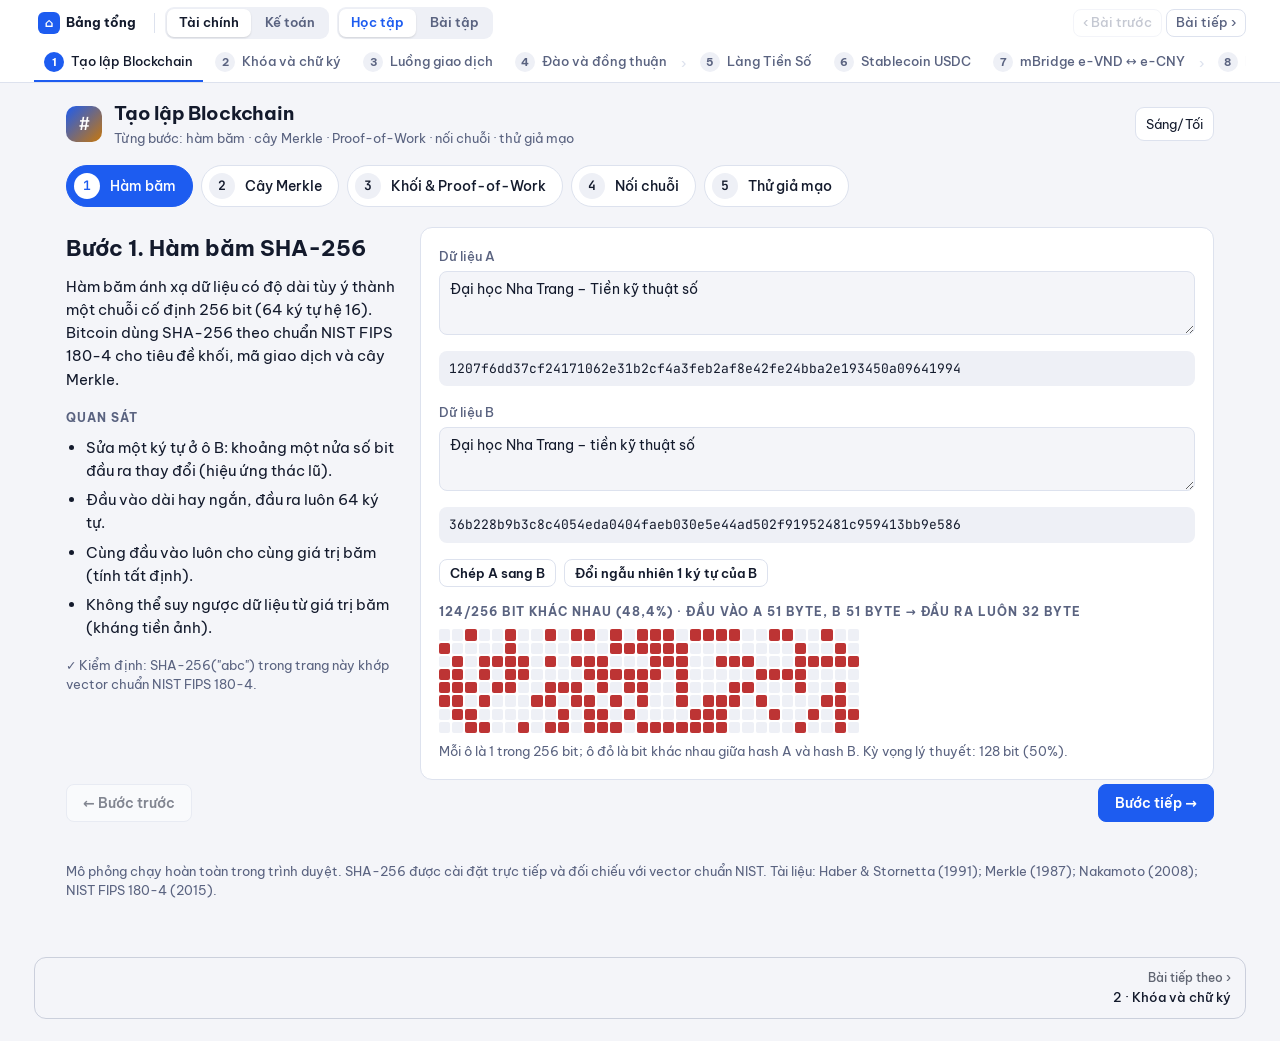
<file: tao-lap-blockchain.html>
<!doctype html>
<html lang="vi">
<head>
<meta charset="utf-8">
<meta name="viewport" content="width=device-width,initial-scale=1,viewport-fit=cover">
<title>Tạo lập Blockchain</title>
<link rel="preconnect" href="https://fonts.googleapis.com">
<link rel="preconnect" href="https://fonts.gstatic.com" crossorigin>
<link href="https://fonts.googleapis.com/css2?family=Be+Vietnam+Pro:wght@400;500;600;700&family=JetBrains+Mono:wght@400;600&display=swap" rel="stylesheet">
<script>
/* Đồng bộ giao diện sáng/tối với trang Làng Tiền Số và tự co giãn khi được nhúng */
(function(){var R=document.documentElement,emb=false;
try{emb=window.self!==window.top&&!!window.frameElement;}catch(e){}
if(emb)R.classList.add('embedded');
function sync(){var t=null;try{if(emb)t=window.parent.document.documentElement.dataset.theme||null;}catch(e){}
  if(!t){try{t=localStorage.getItem('ltso-theme');}catch(e){}}
  if(t==='dark'||t==='light')R.dataset.theme=t;else delete R.dataset.theme;}
sync();
if(emb){try{new MutationObserver(sync).observe(window.parent.document.documentElement,{attributes:true,attributeFilter:['data-theme']});}catch(e){}}
window.__embedded=emb;})();
</script>
<style>
:root{
  --bg:#f4f5f9;--surface:#ffffff;--sunk:#eef0f6;--ink:#131a2c;--muted:#5a6380;--line:#dde2ee;
  --accent:#1d5cf0;--accent-soft:#e3ebff;--on-accent:#ffffff;
  --zero-bg:#fcf0dd;--zero-ink:#c8770a;--proof:#f5d28c;
  --ok:#11805a;--ok-bg:#dff3ea;--bad:#bd3434;--bad-bg:#fbe5e5;
  --f-display:"Be Vietnam Pro",system-ui,-apple-system,"Segoe UI",Roboto,sans-serif;
  --f-body:"Be Vietnam Pro",system-ui,-apple-system,"Segoe UI",Roboto,sans-serif;
  --f-mono:"JetBrains Mono",ui-monospace,SFMono-Regular,Menlo,Consolas,monospace;
  color-scheme:light;
}
@media (prefers-color-scheme:dark){:root:not([data-theme="light"]){
  --bg:#0a0f1e;--surface:#111a2e;--sunk:#17213a;--ink:#e7ebf7;--muted:#95a0bf;--line:#243150;
  --accent:#7aa2ff;--accent-soft:rgba(122,162,255,.14);--on-accent:#0a0f1e;
  --zero-bg:rgba(245,165,36,.16);--zero-ink:#f5a524;--proof:#6b4f14;
  --ok:#3fcf92;--ok-bg:rgba(63,207,146,.12);--bad:#ff6f6f;--bad-bg:rgba(255,111,111,.12);color-scheme:dark}}
:root[data-theme="dark"]{
  --bg:#0a0f1e;--surface:#111a2e;--sunk:#17213a;--ink:#e7ebf7;--muted:#95a0bf;--line:#243150;
  --accent:#7aa2ff;--accent-soft:rgba(122,162,255,.14);--on-accent:#0a0f1e;
  --zero-bg:rgba(245,165,36,.16);--zero-ink:#f5a524;--proof:#6b4f14;
  --ok:#3fcf92;--ok-bg:rgba(63,207,146,.12);--bad:#ff6f6f;--bad-bg:rgba(255,111,111,.12);color-scheme:dark}
*{box-sizing:border-box}
html,body{margin:0}
[hidden]{display:none!important}
body{background:var(--bg);color:var(--ink);font-family:var(--f-body);font-size:15px;line-height:1.55}
.wrap{max-width:1180px;margin:0 auto;padding-left:max(16px,env(safe-area-inset-left,0px));padding-right:max(16px,env(safe-area-inset-right,0px))}
header.top{border-bottom:1px solid var(--line);background:var(--surface)}
header.top .wrap{padding-block:22px 18px;display:flex;flex-wrap:wrap;gap:6px 24px;align-items:baseline;justify-content:space-between}
h1{font-family:var(--f-display);font-size:clamp(24px,3.4vw,32px);margin:0;text-wrap:balance;letter-spacing:-.01em}
.course{color:var(--muted);font-size:13px;letter-spacing:.04em;text-transform:uppercase}
nav.steps{display:flex;gap:8px;overflow-x:auto;padding-block:16px 4px}
nav.steps button{flex:0 0 auto;display:flex;gap:10px;align-items:center;border:1px solid var(--line);background:var(--surface);color:var(--ink);border-radius:999px;padding:7px 16px 7px 7px;font:500 14px var(--f-body);cursor:pointer}
nav.steps button .n{display:grid;place-items:center;width:26px;height:26px;border-radius:50%;background:var(--sunk);font:600 13px var(--f-mono)}
nav.steps button[aria-selected="true"]{background:var(--accent);color:var(--on-accent);border-color:var(--accent)}
nav.steps button[aria-selected="true"] .n{background:var(--on-accent);color:var(--accent)}
button:focus-visible,input:focus-visible,textarea:focus-visible,select:focus-visible{outline:2px solid var(--accent);outline-offset:2px}
main{padding-block:16px 40px}
.step{display:grid;grid-template-columns:minmax(0,330px) minmax(0,1fr);gap:24px;align-items:start}
@media (max-width:860px){.step{grid-template-columns:minmax(0,1fr)}}
.explain h2{font-family:var(--f-display);font-size:22px;margin:4px 0 10px;text-wrap:balance}
.explain p{margin:0 0 12px;color:var(--ink)}
.explain h3{font-size:12px;text-transform:uppercase;letter-spacing:.08em;color:var(--muted);margin:18px 0 8px}
.explain ol,.explain ul{margin:0;padding-left:20px;display:grid;gap:6px}
.explain .src{font-size:12.5px;color:var(--muted);margin-top:16px}
.panel{background:var(--surface);border:1px solid var(--line);border-radius:12px;padding:18px;display:grid;gap:16px;min-width:0}
.panel h4{margin:0;font-size:12px;text-transform:uppercase;letter-spacing:.08em;color:var(--muted)}
label.f{display:grid;gap:5px;font-size:13px;color:var(--muted);font-weight:500}
input[type=text],input[type=number],textarea,select{width:100%;font:14px var(--f-body);color:var(--ink);background:var(--bg);border:1px solid var(--line);border-radius:8px;padding:8px 10px}
textarea{resize:vertical;min-height:64px}
.mono,.mono input,input.mono,textarea.mono{font-family:var(--f-mono);font-size:13px}
.hash{font-family:var(--f-mono);font-size:13px;word-break:break-all;background:var(--sunk);border-radius:8px;padding:8px 10px;line-height:1.5}
.z{background:var(--zero-bg);color:var(--zero-ink);border-radius:3px;font-weight:600}
.row{display:flex;flex-wrap:wrap;gap:8px;align-items:center}
.grid2f{display:grid;grid-template-columns:repeat(auto-fit,minmax(220px,1fr));gap:12px}
.btn{font:600 14px var(--f-body);border-radius:8px;padding:9px 16px;cursor:pointer;border:1px solid var(--line);background:var(--surface);color:var(--ink)}
.btn.primary{background:var(--accent);color:var(--on-accent);border-color:var(--accent)}
.btn:disabled{opacity:.5;cursor:not-allowed}
.btn.sm{padding:5px 10px;font-size:13px}
.chip{display:inline-flex;align-items:center;gap:6px;font:600 12.5px var(--f-body);padding:3px 10px;border-radius:999px}
.chip.ok{background:var(--ok-bg);color:var(--ok)}.chip.bad{background:var(--bad-bg);color:var(--bad)}
.chip::before{content:"";width:7px;height:7px;border-radius:50%;background:currentColor}
.stats{display:grid;grid-template-columns:repeat(auto-fit,minmax(120px,1fr));gap:10px}
.stat{background:var(--sunk);border-radius:8px;padding:8px 10px}
.stat b{display:block;font:600 18px var(--f-mono);font-variant-numeric:tabular-nums}
.stat span{font-size:12px;color:var(--muted)}
.bits{display:grid;grid-template-columns:repeat(32,minmax(0,1fr));gap:2px;max-width:420px}
.bits i{aspect-ratio:1;border-radius:2px;background:var(--sunk)}
.bits i.d{background:var(--bad)}
.note{font-size:13px;color:var(--muted)}
.scroll{overflow-x:auto}
table{border-collapse:collapse;width:100%;font-size:13.5px;font-variant-numeric:tabular-nums}
th,td{text-align:left;padding:6px 8px;border-bottom:1px solid var(--line);white-space:nowrap}
th{font-size:12px;color:var(--muted);font-weight:600;text-transform:uppercase;letter-spacing:.05em}
td.num,th.num{text-align:right}
/* Merkle */
.txrow{display:grid;grid-template-columns:auto minmax(0,1fr) auto;gap:8px;align-items:center}
.txrow .tag{font:600 12px var(--f-mono);color:var(--muted);width:34px}
.tree{display:grid;gap:14px;padding:6px 2px;min-width:max-content}
.lvl{display:flex;gap:8px;justify-content:space-around}
.node{font:12px var(--f-mono);background:var(--sunk);border:1px solid var(--line);border-radius:6px;padding:5px 7px;text-align:center;min-width:92px;cursor:default}
.node small{display:block;font:500 11px var(--f-body);color:var(--muted)}
.node.leaf{cursor:pointer}
.node.dup{border-style:dashed;opacity:.75}
.node.root{background:var(--accent);color:var(--on-accent);border-color:var(--accent)}
.node.root small{color:var(--on-accent);opacity:.85}
.node.path{outline:2px solid var(--accent)}
.node.proof{background:var(--proof);border-color:var(--proof)}
.node.flash{animation:fl 1s ease-out}
@keyframes fl{0%{background:var(--zero-bg);color:var(--zero-ink)}100%{}}
/* Chain */
.chain{display:flex;gap:0;align-items:stretch;padding-bottom:6px}
.card{flex:0 0 280px;background:var(--surface);border:1.5px solid var(--line);border-radius:10px;padding:12px;display:grid;gap:8px;align-content:start}
.card.valid{border-color:var(--ok)}.card.invalid{border-color:var(--bad);background:var(--bad-bg)}
.card .hd{display:flex;justify-content:space-between;align-items:center;gap:8px}
.card .hd b{font-family:var(--f-display);font-size:17px}
.kv{display:grid;grid-template-columns:78px minmax(0,1fr);gap:2px 8px;font-size:12.5px}
.kv dt{color:var(--muted)}.kv dd{margin:0;font-family:var(--f-mono);word-break:break-all}
.txs{display:grid;gap:4px;font-size:12.5px;border-top:1px dashed var(--line);padding-top:8px}
.tx{display:flex;gap:6px;align-items:center;justify-content:space-between}
.tx input{width:84px;padding:3px 6px;font:12.5px var(--f-mono);text-align:right}
.tx .cb{color:var(--muted);font-style:italic}
.issues{font-size:12.5px;color:var(--bad);display:grid;gap:2px}
.link{flex:0 0 34px;display:grid;place-items:center;color:var(--muted);font-size:20px}
.link.broken{color:var(--bad)}
.pending{display:grid;gap:4px;font-size:13.5px}
.empty{color:var(--muted);font-style:italic;font-size:13px}
.prob{font:600 28px var(--f-mono);font-variant-numeric:tabular-nums}
.bar{height:8px;background:var(--sunk);border-radius:4px;overflow:hidden}
.bar span{display:block;height:100%;background:var(--accent)}
.foot{color:var(--muted);font-size:12.5px;padding-block:0 28px}
.navbtns{display:flex;justify-content:space-between;gap:8px;margin-top:4px}

/* Ví dụ sổ quỹ lớp 6A */
.vidu{grid-column:1/-1;background:var(--surface);border:1px solid var(--line);border-radius:12px;padding:18px;display:grid;gap:16px;min-width:0}
.vidu h3{font-family:var(--f-display);font-size:19px;margin:0;text-wrap:balance}
.vidu .lead{margin:0;max-width:72ch}
.vd-cols{display:grid;grid-template-columns:minmax(0,1fr) minmax(0,1.25fr);gap:20px;align-items:start}
@media (max-width:860px){.vd-cols{grid-template-columns:minmax(0,1fr)}}
.vd-story{display:grid;gap:10px;font-size:14.5px}
.vd-story p{margin:0}
.vd-story ol{margin:0;padding-left:20px;display:grid;gap:6px}
.vd-story code{font-family:var(--f-mono);background:var(--sunk);padding:1px 5px;border-radius:4px}
.vd-map{width:100%;border-collapse:collapse;font-size:13.5px}
.vd-map td{padding:5px 8px;border-bottom:1px solid var(--line);white-space:normal}
.vd-map td:first-child{color:var(--muted);width:46%}
.vd-tree{display:grid;gap:8px}
.vd-lv{display:grid;gap:8px}
.vd-l1{grid-template-columns:minmax(0,1fr);max-width:220px;margin:0 auto;width:100%}
.vd-l2{grid-template-columns:repeat(2,minmax(0,1fr))}
.vd-l4{grid-template-columns:repeat(4,minmax(0,1fr))}
.vd-nd{border:1px solid var(--line);border-radius:8px;padding:7px 4px;text-align:center;background:var(--sunk);transition:background .3s,border-color .3s}
.vd-nd .k{font-size:12px;color:var(--muted)}
.vd-nd .c{font:600 18px var(--f-mono);color:var(--ink)}
.vd-nd.root{background:var(--accent-soft);border-color:var(--accent)}
.vd-nd.root .c,.vd-nd.root .k{color:var(--accent)}
.vd-nd.chg{background:var(--bad-bg);border-color:var(--bad)}
.vd-nd.chg .c,.vd-nd.chg .k{color:var(--bad)}
.vd-nd.need{background:var(--zero-bg);border-color:var(--zero-ink)}
.vd-nd.need .c,.vd-nd.need .k{color:var(--zero-ink)}
.vd-nd.path{outline:2px solid var(--accent);outline-offset:1px}
.vd-ar{text-align:center;color:var(--muted);font-size:12px}
.vd-in{display:grid;grid-template-columns:repeat(4,minmax(0,1fr));gap:8px}
.vd-in label{display:grid;gap:3px;font-size:12px;color:var(--muted)}
.vd-in input{font-size:13px;padding:7px 8px}
@media (max-width:560px){.vd-in{grid-template-columns:repeat(2,minmax(0,1fr))}.vd-nd .c{font-size:16px}}
.vd-msg{font-weight:600;text-align:center;padding:8px 10px;border-radius:8px}
.vd-msg.ok{background:var(--ok-bg);color:var(--ok)}.vd-msg.bad{background:var(--bad-bg);color:var(--bad)}
.vd-check{border-top:1px dashed var(--line);padding-top:14px;display:grid;gap:10px}
.vd-check ol{margin:0;padding-left:20px;display:grid;gap:4px;font-size:14px}
.vd-check code{font-family:var(--f-mono);font-weight:600}
.vd-table{font-size:13px}
@media (prefers-reduced-motion:reduce){.node.flash{animation:none}}

header.top{background:none;border-bottom:0}
header.top .wrap{padding-block:16px 0;display:flex;align-items:center;gap:12px;flex-wrap:wrap;justify-content:flex-start}
.logo{width:36px;height:36px;border-radius:10px;background:linear-gradient(135deg,#1d5cf0,#c8770a);display:grid;place-items:center;color:#fff;font:700 18px var(--f-mono);flex:none}
.ttl{min-width:0}
h1{font-size:19px;font-weight:700;letter-spacing:-.01em}
.sub{font-size:13px;color:var(--muted)}
.sp{flex:1}
.btnlink{border:1px solid var(--line);background:var(--surface);color:var(--ink);border-radius:9px;padding:6px 10px;font:inherit;font-size:13px;text-decoration:none;cursor:pointer}
@media (max-width:560px){.sub{display:none}}
html.embedded header.top .wrap,html.embedded nav.steps,html.embedded main,html.embedded .foot{padding-left:0;padding-right:0}
html.embedded header.top .wrap{padding-block:2px 0}

</style>
<script src="./nav.js" defer></script>
</head>
<body>
<header class="top"><div class="wrap">
  <div class="logo" aria-hidden="true">#</div>
  <div class="ttl"><h1>Tạo lập Blockchain</h1><div class="sub">Từng bước: hàm băm · cây Merkle · Proof-of-Work · nối chuỗi · thử giả mạo</div></div>
  <div class="sp"></div>
  <button class="btnlink" id="themeBtn" type="button">Sáng/Tối</button>
</div></header>

<nav class="steps wrap" role="tablist" aria-label="Các bước">
  <button role="tab" data-go="1" aria-selected="true"><span class="n">1</span>Hàm băm</button>
  <button role="tab" data-go="2" aria-selected="false"><span class="n">2</span>Cây Merkle</button>
  <button role="tab" data-go="3" aria-selected="false"><span class="n">3</span>Khối &amp; Proof-of-Work</button>
  <button role="tab" data-go="4" aria-selected="false"><span class="n">4</span>Nối chuỗi</button>
  <button role="tab" data-go="5" aria-selected="false"><span class="n">5</span>Thử giả mạo</button>
</nav>

<main class="wrap">

<!-- STEP 1 -->
<section class="step" id="s1">
  <div class="explain">
    <h2>Bước 1. Hàm băm SHA-256</h2>
    <p>Hàm băm ánh xạ dữ liệu có độ dài tùy ý thành một chuỗi cố định 256 bit (64 ký tự hệ 16). Bitcoin dùng SHA-256 theo chuẩn NIST FIPS 180-4 cho tiêu đề khối, mã giao dịch và cây Merkle.</p>
    <h3>Quan sát</h3>
    <ul>
      <li>Sửa một ký tự ở ô B: khoảng một nửa số bit đầu ra thay đổi (hiệu ứng thác lũ).</li>
      <li>Đầu vào dài hay ngắn, đầu ra luôn 64 ký tự.</li>
      <li>Cùng đầu vào luôn cho cùng giá trị băm (tính tất định).</li>
      <li>Không thể suy ngược dữ liệu từ giá trị băm (kháng tiền ảnh).</li>
    </ul>
    <p class="src" id="nistcheck"></p>
  </div>
  <div class="panel">
    <label class="f" for="inA">Dữ liệu A
      <textarea id="inA">Đại học Nha Trang – Tiền kỹ thuật số</textarea></label>
    <div class="hash" id="hA"></div>
    <label class="f" for="inB">Dữ liệu B
      <textarea id="inB">Đại học Nha Trang – tiền kỹ thuật số</textarea></label>
    <div class="hash" id="hB"></div>
    <div class="row">
      <button class="btn sm" id="copyAB">Chép A sang B</button>
      <button class="btn sm" id="flipB">Đổi ngẫu nhiên 1 ký tự của B</button>
    </div>
    <div>
      <h4 id="diffTxt"></h4>
      <div class="bits" id="bits" aria-hidden="true" style="margin-top:8px"></div>
      <p class="note" style="margin:8px 0 0">Mỗi ô là 1 trong 256 bit; ô đỏ là bit khác nhau giữa hash A và hash B. Kỳ vọng lý thuyết: 128 bit (50%).</p>
    </div>
  </div>
</section>

<!-- STEP 2 -->
<section class="step" id="s2" hidden>
  <div class="explain">
    <h2>Bước 2. Cây Merkle</h2>
    <p>Mỗi giao dịch được băm thành một lá. Các lá ghép cặp và băm tiếp cho tới khi còn một giá trị là Merkle root. Giá trị này được ghi vào tiêu đề khối, nên toàn bộ giao dịch được "neo" vào khối chỉ bằng 32 byte.</p>
    <h3>Quan sát</h3>
    <ul>
      <li>Sửa một giao dịch: các nút trên đường từ lá lên gốc nhấp nháy, Merkle root thay đổi.</li>
      <li>Bấm vào một lá để xem bằng chứng Merkle: các nút màu vàng là đủ để chứng minh giao dịch nằm trong khối, chỉ cần ⌈log₂n⌉ giá trị băm. Đây là cơ sở của ví nhẹ SPV.</li>
      <li>Số nút lẻ: phần tử cuối được nhân đôi (viền đứt), giống cách Bitcoin làm.</li>
      <li>Mới làm quen? Xem ví dụ <a href="#vidu" style="color:var(--accent)">Sổ quỹ lớp 6A</a> ở cuối bước này.</li>
    </ul>
    <p class="src">Merkle (1987); Nakamoto (2008), mục 7–8.</p>
  </div>
  <div class="panel">
    <h4>Giao dịch trong khối</h4>
    <div id="txList" style="display:grid;gap:8px"></div>
    <div class="row"><button class="btn sm" id="addTx">Thêm giao dịch</button><span class="note" id="proofTxt"></span></div>
    <h4>Cây băm</h4>
    <div class="scroll"><div class="tree" id="tree"></div></div>
  </div>
  <div class="vidu" id="vidu">
    <h3>Ví dụ dễ hiểu: Sổ quỹ lớp 6A</h3>
    <p class="lead">Lớp 6A có cuốn sổ ghi tiền quỹ với 4 dòng. Cô giáo muốn niêm phong cuốn sổ sao cho ai lén sửa một dòng là cô biết ngay, và khi cần kiểm tra một dòng thì không phải đọc lại cả cuốn. Cách cô làm chính là cây Merkle.</p>
    <div class="vd-cols">
      <div class="vd-story">
        <p><b>Máy tạo mã.</b> Bỏ vào máy bất cứ câu gì, máy in ra một mã ngắn giống như dấu vân tay của câu đó. Cùng một câu luôn ra cùng một mã; sửa một chữ là mã đổi hẳn; nhìn mã không đoán ngược được câu gốc. Trong blockchain, máy này là hàm băm SHA-256 (trang chỉ hiện 4 ký tự đầu của mã cho dễ nhìn).</p>
        <ol>
          <li><b>Mỗi dòng lấy một dấu vân tay:</b> dòng 1 ra <code>d024</code>, dòng 2 ra <code>f461</code>, dòng 3 ra <code>5ed8</code>, dòng 4 ra <code>8e39</code>.</li>
          <li><b>Ghép từng đôi như bạn cùng bàn:</b> Bàn 1 ghép <code>d024</code> với <code>f461</code> ra <code>d09d</code>; Bàn 2 ghép <code>5ed8</code> với <code>8e39</code> ra <code>00ac</code>.</li>
          <li><b>Ghép tiếp đến khi còn một mã:</b> <code>d09d</code> ghép <code>00ac</code> ra <code>561d</code>. Đây là gốc của cây (Merkle root). Cô chỉ cần ghi lại mã <code>561d</code> là cả cuốn sổ đã được niêm phong.</li>
        </ol>
        <p><b>Ai sửa là lộ.</b> Sửa dòng 3 thì mã dòng 3 đổi, kéo theo mã Bàn 2 đổi, kéo theo gốc đổi, giống một dây domino. Cô so với <code>561d</code> đã ghi là phát hiện ngay.</p>
        <p><b>Kiểm tra nhanh.</b> Muốn biết một dòng có trong sổ không, cô chỉ cần thêm 2 mã (sổ 4 dòng). Sổ 1.000 dòng cần 10 mã, sổ 1.000.000 dòng cũng chỉ cần 20 mã.</p>
        <table class="vd-map">
          <tr><td>Cuốn sổ quỹ tuần này</td><td>Một khối</td></tr>
          <tr><td>Mỗi dòng trong sổ</td><td>Một giao dịch</td></tr>
          <tr><td>Máy tạo mã</td><td>Hàm băm SHA-256</td></tr>
          <tr><td>Mã gốc <code>561d</code> cô giữ</td><td>Merkle root ghi trên đầu khối</td></tr>
          <tr><td>Dũng kiểm tra dòng của mình</td><td>Ví điện thoại kiểm tra giao dịch (SPV)</td></tr>
        </table>
      </div>
      <div class="panel" style="gap:12px">
        <h4>Tự tay thử: sửa một dòng bất kỳ</h4>
        <div class="vd-msg ok" id="vdMsg" role="status">Mã gốc vẫn là 561d: sổ chưa bị sửa.</div>
        <div class="vd-tree">
          <div class="vd-lv vd-l1"><div class="vd-nd root" id="vd7"><div class="k">Gốc của cây</div><div class="c">561d</div></div></div>
          <div class="vd-ar">ghép đôi rồi lấy mã ↑</div>
          <div class="vd-lv vd-l2"><div class="vd-nd" id="vd5"><div class="k">Bàn 1 (dòng 1 + 2)</div><div class="c">d09d</div></div><div class="vd-nd" id="vd6"><div class="k">Bàn 2 (dòng 3 + 4)</div><div class="c">00ac</div></div></div>
          <div class="vd-ar">ghép đôi rồi lấy mã ↑</div>
          <div class="vd-lv vd-l4"><div class="vd-nd" id="vd1"><div class="k">Mã dòng 1</div><div class="c">d024</div></div><div class="vd-nd" id="vd2"><div class="k">Mã dòng 2</div><div class="c">f461</div></div><div class="vd-nd" id="vd3"><div class="k">Mã dòng 3</div><div class="c">5ed8</div></div><div class="vd-nd" id="vd4"><div class="k">Mã dòng 4</div><div class="c">8e39</div></div></div>
          <div class="vd-ar">bỏ từng dòng vào máy tạo mã ↑</div>
        </div>
        <div class="vd-in">
          <label for="vdT1">Dòng 1<input type="text" id="vdT1" value="An → Bình: 10"></label>
          <label for="vdT2">Dòng 2<input type="text" id="vdT2" value="Bình → Chi: 3"></label>
          <label for="vdT3">Dòng 3<input type="text" id="vdT3" value="Chi → Dũng: 1,5"></label>
          <label for="vdT4">Dòng 4<input type="text" id="vdT4" value="Dũng → An: 0,7"></label>
        </div>
        <div class="row"><button class="btn sm" id="vdReset">Trả sổ về như cũ</button><button class="btn sm" id="vdTamper">Thử sửa dòng 3 thành 150</button></div>
        <div class="vd-check">
          <h4>Kiểm tra nhanh một dòng</h4>
          <label class="f" for="vdPick">Dòng cần kiểm tra
            <select id="vdPick"><option value="0">Dòng 1</option><option value="1">Dòng 2</option><option value="2" selected>Dòng 3</option><option value="3">Dòng 4</option></select></label>
          <ol id="vdSteps"></ol>
          <p class="note" style="margin:0">Ô viền xanh là đường đi từ dòng được chọn lên gốc; ô vàng là 2 mã cô cần thêm. Không cần đọc các dòng còn lại.</p>
        </div>
      </div>
    </div>
  </div>
</section>

<!-- STEP 3 -->
<section class="step" id="s3" hidden>
  <div class="explain">
    <h2>Bước 3. Đóng gói khối và Proof-of-Work</h2>
    <p>Tiêu đề khối gồm số thứ tự, thời gian, hash khối trước, Merkle root, độ khó và nonce. Thợ đào thay đổi nonce cho đến khi hash của tiêu đề bắt đầu bằng <i>d</i> chữ số 0. Mỗi chữ số 0 thêm vào làm số lần thử kỳ vọng tăng 16 lần (16<sup>d</sup>).</p>
    <h3>Quan sát</h3>
    <ul>
      <li>Tự gõ một nonce bất kỳ: hash gần như luôn không đạt.</li>
      <li>Bấm Đào ở các độ khó 1 đến 5 và so sánh với cột kỳ vọng trong bảng lịch sử.</li>
      <li>Số lần thử dao động mạnh giữa các lần đào vì mỗi lần thử là một phép thử Bernoulli; số lần thử tuân theo phân phối hình học.</li>
      <li>Kiểm tra thì rẻ (1 lần băm), tìm thì đắt: đó là bất đối xứng tạo nên an ninh của PoW.</li>
    </ul>
    <p class="src">Bitcoin so sánh hash với một ngưỡng mục tiêu (target) thay vì đếm số 0, và điều chỉnh độ khó sau mỗi 2.016 khối để giữ khoảng 10 phút/khối.</p>
  </div>
  <div class="panel">
    <div class="grid2f">
      <label class="f" for="bIndex">Số thứ tự khối<input type="number" id="bIndex" value="1" min="0"></label>
      <label class="f" for="bTime">Dấu thời gian<input type="text" id="bTime" class="mono"></label>
    </div>
    <label class="f" for="bPrev">Hash khối trước<input type="text" id="bPrev" class="mono"></label>
    <label class="f" for="bTxs">Giao dịch (mỗi dòng một giao dịch)
      <textarea id="bTxs" class="mono">An → Bình: 10
Bình → Chi: 3
Hệ thống → Thợ đào NTU: 6.25</textarea></label>
    <div><h4>Merkle root</h4><div class="hash" id="bMerkle" style="margin-top:6px"></div></div>
    <div class="grid2f">
      <label class="f" for="bDiff">Độ khó d = <span id="bDiffVal"></span>
        <input type="range" id="bDiff" min="1" max="5" value="4"></label>
      <label class="f" for="bNonce">Nonce<input type="number" id="bNonce" value="0" min="0" class="mono"></label>
    </div>
    <p class="note" id="bTarget" style="margin:0"></p>
    <div><h4>Tiêu đề khối được băm</h4><div class="hash" id="bHeader" style="margin-top:6px;font-size:12px"></div></div>
    <div><div class="row" style="justify-content:space-between"><h4>Hash khối</h4><span id="bChip"></span></div><div class="hash" id="bHash" style="margin-top:6px;font-size:14px"></div></div>
    <div class="row"><button class="btn primary" id="mineBtn">Đào (tìm nonce)</button><button class="btn" id="stopBtn" disabled>Dừng</button></div>
    <div class="stats">
      <div class="stat"><b id="stTries">0</b><span>Số lần thử</span></div>
      <div class="stat"><b id="stTime">0,00 s</b><span>Thời gian</span></div>
      <div class="stat"><b id="stRate">–</b><span>Hash/giây</span></div>
    </div>
    <div>
      <h4>Lịch sử đào</h4>
      <div class="scroll" style="margin-top:6px"><table>
        <thead><tr><th>d</th><th class="num">Nonce</th><th class="num">Số lần thử</th><th class="num">Kỳ vọng 16<sup>d</sup></th><th class="num">Thời gian</th></tr></thead>
        <tbody id="hist"><tr><td colspan="5" class="empty">Chưa có lần đào nào.</td></tr></tbody>
      </table></div>
    </div>
  </div>
</section>

<!-- STEP 4 -->
<section class="step" id="s4" hidden>
  <div class="explain">
    <h2>Bước 4. Nối khối thành chuỗi</h2>
    <p>Mỗi khối lưu hash của khối liền trước. Khối khởi nguyên (genesis) có hash trước là 64 chữ số 0. Giao dịch mới nằm chờ trong mempool; thợ đào thêm giao dịch coinbase (phần thưởng) rồi đào khối mới và nối vào cuối chuỗi.</p>
    <h3>Thao tác</h3>
    <ol>
      <li>Thêm một hoặc vài giao dịch vào mempool.</li>
      <li>Bấm "Đào khối mới".</li>
      <li>Đối chiếu: ô "Hash trước" của mỗi khối trùng với ô "Hash" của khối bên trái.</li>
    </ol>
    <p class="src">Ý tưởng chuỗi dấu thời gian liên kết bằng hàm băm: Haber &amp; Stornetta (1991); Nakamoto (2008), mục 3–4.</p>
  </div>
  <div class="panel">
    <div class="grid2f">
      <div style="display:grid;gap:8px">
        <h4>Mempool: giao dịch chờ</h4>
        <div class="row">
          <input type="text" id="mFrom" value="Chi" aria-label="Người gửi" style="flex:1 1 80px">
          <input type="text" id="mTo" value="Dũng" aria-label="Người nhận" style="flex:1 1 80px">
          <input type="number" id="mAmt" value="2.5" step="0.01" aria-label="Số tiền" style="flex:0 1 90px">
          <button class="btn sm" id="mAdd">Thêm</button>
        </div>
        <div class="pending" id="pending"></div>
      </div>
      <div style="display:grid;gap:8px;align-content:start">
        <h4>Đào</h4>
        <label class="f" for="cDiff">Độ khó của chuỗi
          <select id="cDiff"><option value="2">2 (rất nhanh)</option><option value="3" selected>3 (nhanh)</option><option value="4">4 (vài giây)</option></select></label>
        <div class="row"><button class="btn primary" id="cMine">Đào khối mới</button><button class="btn" id="cReset">Tạo lại chuỗi</button></div>
        <span class="note" id="cProg"></span>
      </div>
    </div>
    <div class="row" style="justify-content:space-between"><h4>Sổ cái</h4><span id="chainChip4"></span></div>
    <div class="scroll"><div class="chain" id="chain4"></div></div>
  </div>
</section>

<!-- STEP 5 -->
<section class="step" id="s5" hidden>
  <div class="explain">
    <h2>Bước 5. Thử giả mạo sổ cái</h2>
    <p>Dùng chính chuỗi đã tạo ở bước 4. Hãy đóng vai kẻ gian muốn sửa một giao dịch đã ghi.</p>
    <h3>Thao tác</h3>
    <ol>
      <li>Sửa số tiền của một giao dịch ở khối #1.</li>
      <li>Khối #1 chuyển đỏ: hash tính lại khác hash đã lưu.</li>
      <li>Bấm "Đào lại" khối #1. Khối #1 hợp lệ trở lại nhưng khối #2 đỏ vì liên kết bị gãy.</li>
      <li>Đào lại lần lượt mọi khối phía sau. Bộ đếm ghi lại chi phí tính toán của kẻ tấn công.</li>
    </ol>
    <p>Trên mạng thật, các nút trung thực tiếp tục kéo dài chuỗi trong khi kẻ gian đào lại. Kẻ gian phải đuổi kịp và vượt; xác suất làm được điều đó được tính ở công cụ bên dưới.</p>
    <p class="src">Nakamoto (2008), mục 11. Với q = 0,1 và z = 5, công thức cho 0,0009137, trùng bảng gốc của Nakamoto.</p>
  </div>
  <div class="panel">
    <div class="row" style="justify-content:space-between">
      <div class="row"><button class="btn sm" id="tamperDemo">Sửa nhanh: khối #1 → 1000</button><button class="btn sm" id="remineAll">Đào lại toàn bộ khối hỏng</button></div>
      <span id="chainChip5"></span>
    </div>
    <div class="stats">
      <div class="stat"><b id="atkTries">0</b><span>Lần băm của kẻ tấn công</span></div>
      <div class="stat"><b id="atkBlocks">0</b><span>Khối đã đào lại</span></div>
    </div>
    <div class="scroll"><div class="chain" id="chain5"></div></div>
    <div style="border-top:1px solid var(--line);padding-top:16px;display:grid;gap:12px">
      <h4>Xác suất kẻ tấn công đuổi kịp chuỗi trung thực</h4>
      <div class="grid2f">
        <label class="f" for="qIn">Tỷ trọng sức mạnh tính toán của kẻ tấn công q = <span id="qVal"></span>
          <input type="range" id="qIn" min="0.01" max="0.5" step="0.01" value="0.1"></label>
        <label class="f" for="zIn">Số khối xác nhận z = <span id="zVal"></span>
          <input type="range" id="zIn" min="0" max="20" step="1" value="6"></label>
      </div>
      <div><div class="prob" id="pOut"></div><div class="bar"><span id="pBar"></span></div></div>
      <p class="note" id="zNeed" style="margin:0"></p>
      <div class="scroll"><table><thead><tr id="pHead"></tr></thead><tbody><tr id="pRow"></tr></tbody></table></div>
    </div>
  </div>
</section>

<div class="navbtns"><button class="btn" id="prevStep">← Bước trước</button><button class="btn primary" id="nextStep">Bước tiếp →</button></div>
</main>
<footer class="wrap foot">Mô phỏng chạy hoàn toàn trong trình duyệt. SHA-256 được cài đặt trực tiếp và đối chiếu với vector chuẩn NIST. Tài liệu: Haber &amp; Stornetta (1991); Merkle (1987); Nakamoto (2008); NIST FIPS 180-4 (2015).</footer>
<script>
const K=new Uint32Array([0x428a2f98,0x71374491,0xb5c0fbcf,0xe9b5dba5,0x3956c25b,0x59f111f1,0x923f82a4,0xab1c5ed5,0xd807aa98,0x12835b01,0x243185be,0x550c7dc3,0x72be5d74,0x80deb1fe,0x9bdc06a7,0xc19bf174,0xe49b69c1,0xefbe4786,0x0fc19dc6,0x240ca1cc,0x2de92c6f,0x4a7484aa,0x5cb0a9dc,0x76f988da,0x983e5152,0xa831c66d,0xb00327c8,0xbf597fc7,0xc6e00bf3,0xd5a79147,0x06ca6351,0x14292967,0x27b70a85,0x2e1b2138,0x4d2c6dfc,0x53380d13,0x650a7354,0x766a0abb,0x81c2c92e,0x92722c85,0xa2bfe8a1,0xa81a664b,0xc24b8b70,0xc76c51a3,0xd192e819,0xd6990624,0xf40e3585,0x106aa070,0x19a4c116,0x1e376c08,0x2748774c,0x34b0bcb5,0x391c0cb3,0x4ed8aa4a,0x5b9cca4f,0x682e6ff3,0x748f82ee,0x78a5636f,0x84c87814,0x8cc70208,0x90befffa,0xa4506ceb,0xbef9a3f7,0xc67178f2]);
const ENC=new TextEncoder();const W=new Uint32Array(64);
function sha256(str){const m=ENC.encode(str),l=m.length,n=((l+9+63)>>6)<<6,buf=new Uint8Array(n);buf.set(m);buf[l]=0x80;const dv=new DataView(buf.buffer),bl=l*8;dv.setUint32(n-4,bl>>>0);dv.setUint32(n-8,Math.floor(bl/4294967296));
let h0=0x6a09e667,h1=0xbb67ae85,h2=0x3c6ef372,h3=0xa54ff53a,h4=0x510e527f,h5=0x9b05688c,h6=0x1f83d9ab,h7=0x5be0cd19;
for(let o=0;o<n;o+=64){for(let t=0;t<16;t++)W[t]=dv.getUint32(o+t*4);for(let t=16;t<64;t++){const a=W[t-15],b=W[t-2];const s0=((a>>>7)|(a<<25))^((a>>>18)|(a<<14))^(a>>>3);const s1=((b>>>17)|(b<<15))^((b>>>19)|(b<<13))^(b>>>10);W[t]=(W[t-16]+s0+W[t-7]+s1)|0;}
let a=h0,b=h1,c=h2,d=h3,e=h4,f=h5,g=h6,h=h7;
for(let t=0;t<64;t++){const S1=((e>>>6)|(e<<26))^((e>>>11)|(e<<21))^((e>>>25)|(e<<7));const ch=(e&f)^(~e&g);const t1=(h+S1+ch+K[t]+W[t])|0;const S0=((a>>>2)|(a<<30))^((a>>>13)|(a<<19))^((a>>>22)|(a<<10));const mj=(a&b)^(a&c)^(b&c);const t2=(S0+mj)|0;h=g;g=f;f=e;e=(d+t1)|0;d=c;c=b;b=a;a=(t1+t2)|0;}
h0=(h0+a)|0;h1=(h1+b)|0;h2=(h2+c)|0;h3=(h3+d)|0;h4=(h4+e)|0;h5=(h5+f)|0;h6=(h6+g)|0;h7=(h7+h)|0;}
return [h0,h1,h2,h3,h4,h5,h6,h7].map(x=>(x>>>0).toString(16).padStart(8,'0')).join('');}
function attackerSuccess(q,z){const p=1-q;if(q>=p)return 1;const lam=z*(q/p);let s=1;for(let k=0;k<=z;k++){let po=Math.exp(-lam);for(let i=1;i<=k;i++)po*=lam/i;s-=po*(1-Math.pow(q/p,z-k));}return s;}
const $=id=>document.getElementById(id);
const esc=s=>String(s).replace(/[&<>"]/g,c=>({'&':'&amp;','<':'&lt;','>':'&gt;','"':'&quot;'}[c]));
const vn=n=>Number(n).toLocaleString('vi-VN');
const ZERO64='0'.repeat(64);
function fmtHash(h,short){const z=(h.match(/^0*/)||[''])[0].length;const s=short?h.slice(0,short):h;const zz=Math.min(z,s.length);return (zz?'<span class="z">'+s.slice(0,zz)+'</span>':'')+s.slice(zz)+(short&&short<h.length?'…':'');}
function hexBits(h){return h.split('').map(c=>parseInt(c,16).toString(2).padStart(4,'0')).join('');}
function nowStr(){const d=new Date();const p=n=>String(n).padStart(2,'0');return `${d.getFullYear()}-${p(d.getMonth()+1)}-${p(d.getDate())} ${p(d.getHours())}:${p(d.getMinutes())}:${p(d.getSeconds())}`;}

/* ---------- navigation ---------- */
let cur=1;
function go(n){cur=Math.max(1,Math.min(5,n));for(let i=1;i<=5;i++)$('s'+i).hidden=i!==cur;
  document.querySelectorAll('nav.steps button').forEach(b=>b.setAttribute('aria-selected',String(+b.dataset.go===cur)));
  $('prevStep').disabled=cur===1;$('nextStep').disabled=cur===5;
  if(!window.__embedded){try{history.replaceState(null,'','#buoc'+cur)}catch(e){}}
  if(cur===4||cur===5)renderChains();}
document.querySelectorAll('nav.steps button').forEach(b=>b.onclick=()=>go(+b.dataset.go));
function toTop(){if(window.__embedded){try{const f=window.frameElement,P=window.parent;P.scrollTo({top:f.getBoundingClientRect().top+P.scrollY-150});}catch(e){}}else window.scrollTo({top:0});}
$('prevStep').onclick=()=>{go(cur-1);toTop()};$('nextStep').onclick=()=>{go(cur+1);toTop()};

/* ---------- mining engine ---------- */
function headerStr(o){return `${o.index}|${o.timestamp}|${o.prev}|${o.merkle}|${o.difficulty}|${o.nonce}`;}
function mine(o,onProg,ctl){return new Promise(res=>{const tg='0'.repeat(o.difficulty);let tries=0;const t0=performance.now();o.nonce=0;
  function chunk(){const end=performance.now()+30;
    while(performance.now()<end){for(let k=0;k<400;k++){const h=sha256(headerStr(o));tries++;if(h.startsWith(tg)){o.hash=h;const ms=performance.now()-t0;onProg&&onProg({tries,ms,hash:h,done:true});res({tries,ms,hash:h});return;}o.nonce++;}}
    const h=sha256(headerStr(o));
    if(ctl&&ctl.stop){o.hash=h;res({stopped:true,tries,ms:performance.now()-t0,hash:h});return;}
    onProg&&onProg({tries,ms:performance.now()-t0,hash:h});setTimeout(chunk,0);}
  chunk();});}

/* ---------- STEP 1 ---------- */
(function(){const bits=$('bits');for(let i=0;i<256;i++)bits.appendChild(document.createElement('i'));
  const nist=sha256('abc');$('nistcheck').innerHTML=(nist==='ba7816bf8f01cfea414140de5dae2223b00361a396177a9cb410ff61f20015ad'?'✓ Kiểm định: SHA-256("abc") trong trang này khớp vector chuẩn NIST FIPS 180-4.':'✗ SHA-256 không khớp vector chuẩn.');
  function upd(){const a=sha256($('inA').value),b=sha256($('inB').value);$('hA').innerHTML=esc(a);$('hB').innerHTML=esc(b);
    const ba=hexBits(a),bb=hexBits(b);let d=0;const cells=bits.children;for(let i=0;i<256;i++){const x=ba[i]!==bb[i];if(x)d++;cells[i].classList.toggle('d',x);}
    const la=new TextEncoder().encode($('inA').value).length,lb=new TextEncoder().encode($('inB').value).length;
    $('diffTxt').textContent=`${d}/256 bit khác nhau (${(d/256*100).toFixed(1).replace('.',',')}%) · đầu vào A ${la} byte, B ${lb} byte → đầu ra luôn 32 byte`;}
  $('inA').oninput=upd;$('inB').oninput=upd;
  $('copyAB').onclick=()=>{$('inB').value=$('inA').value;upd();};
  $('flipB').onclick=()=>{const s=[...$('inB').value];if(!s.length)return;const i=Math.floor(Math.random()*s.length);const pool='abcdefghiklmnopqrstuvxyAĐƠƯ0123456789';let c;do{c=pool[Math.floor(Math.random()*pool.length)]}while(c===s[i]);s[i]=c;$('inB').value=s.join('');upd();};
  upd();})();

/* ---------- STEP 2 ---------- */
function merkleLevels(leaves){if(!leaves.length)return[[{h:sha256(''),dup:false}]];const lv=[];let c=leaves.map(h=>({h,dup:false}));
  for(;;){if(c.length>1&&c.length%2===1)c.push({h:c[c.length-1].h,dup:true});lv.push(c);if(c.length===1)break;const n=[];for(let i=0;i<c.length;i+=2)n.push({h:sha256(c[i].h+c[i+1].h),dup:false});c=n;}return lv;}
const txStr=t=>t.note?t.note:`${t.from} → ${t.to}: ${t.amount}`;
function merkleRoot(strs){const lv=merkleLevels(strs.map(s=>sha256(s)));return lv[lv.length-1][0].h;}
(function(){let txs=['An → Bình: 10','Bình → Chi: 3','Chi → Dũng: 1,5','Dũng → An: 0,7','Hệ thống → Thợ đào NTU: 6,25'];let sel=2;let prev=null;
  function renderList(){const L=$('txList');L.innerHTML='';txs.forEach((t,i)=>{const r=document.createElement('div');r.className='txrow';
      r.innerHTML=`<span class="tag">Tx${i+1}</span><input type="text" id="mtx${i}" value="${esc(t)}" aria-label="Giao dịch ${i+1}"><button class="btn sm" aria-label="Xóa giao dịch ${i+1}">Xóa</button>`;
      r.querySelector('input').oninput=e=>{txs[i]=e.target.value;renderTree();};
      r.querySelector('button').onclick=()=>{if(txs.length<=1)return;txs.splice(i,1);if(sel>=txs.length)sel=txs.length-1;renderList();renderTree();};L.appendChild(r);});
    $('addTx').disabled=txs.length>=8;}
  function renderTree(){const lv=merkleLevels(txs.map(s=>sha256(s)));const T=$('tree');T.innerHTML='';
    const path=new Set(),proof=new Set();let idx=sel;for(let l=0;l<lv.length;l++){path.add(l+':'+idx);if(lv[l].length>1)proof.add(l+':'+(idx^1));idx>>=1;}
    for(let l=lv.length-1;l>=0;l--){const row=document.createElement('div');row.className='lvl';
      lv[l].forEach((n,i)=>{const d=document.createElement('div');const key=l+':'+i;
        let label=l===lv.length-1?'Merkle root':(l===0?(n.dup?`Tx${i} (nhân đôi)`:`H(Tx${i+1})`):`Tầng ${l} · nút ${i+1}`+(n.dup?' (nhân đôi)':''));
        d.className='node'+(l===0?' leaf':'')+(n.dup?' dup':'')+(l===lv.length-1?' root':'')+(path.has(key)&&l<lv.length-1?' path':'')+(proof.has(key)?' proof':'');
        if(prev&&prev[key]&&prev[key]!==n.h)d.classList.add('flash');
        d.title=n.h;d.innerHTML=`<small>${label}</small>${n.h.slice(0,10)}…`;
        if(l===0&&!n.dup){d.tabIndex=0;d.onclick=d.onkeydown=e=>{if(e.type==='keydown'&&e.key!=='Enter')return;sel=i;renderTree();};}
        row.appendChild(d);});T.appendChild(row);}
    prev={};lv.forEach((r,l)=>r.forEach((n,i)=>prev[l+':'+i]=n.h));
    $('proofTxt').textContent=`Bằng chứng cho Tx${sel+1}: ${proof.size} hash (n = ${txs.length}, ⌈log₂n⌉ = ${Math.ceil(Math.log2(Math.max(2,txs.length)))})`;}
  $('addTx').onclick=()=>{txs.push(`Giao dịch mới ${txs.length+1}: 1`);renderList();renderTree();};
  renderList();renderTree();})();


/* ---------- Ví dụ sổ quỹ lớp 6A ---------- */
(function(){const ORIG=['An → Bình: 10','Bình → Chi: 3','Chi → Dũng: 1,5','Dũng → An: 0,7'];
  const tree=t=>{const a=t.map(x=>sha256(x));const b=sha256(a[0]+a[1]),c=sha256(a[2]+a[3]);return [...a,b,c,sha256(b+c)];};
  const BASE=tree(ORIG);const s4=h=>h.slice(0,4);
  const ins=[1,2,3,4].map(i=>$('vdT'+i));
  function upd(){const v=tree(ins.map(x=>x.value));
    for(let i=0;i<7;i++){const n=$('vd'+(i+1));n.querySelector('.c').textContent=s4(v[i]);n.classList.toggle('chg',v[i]!==BASE[i]);}
    const m=$('vdMsg');
    if(v[6]===BASE[6]){m.className='vd-msg ok';m.textContent='Mã gốc vẫn là '+s4(BASE[6])+': sổ chưa bị sửa.';}
    else{m.className='vd-msg bad';m.textContent='Mã gốc thành '+s4(v[6])+', khác '+s4(BASE[6])+' cô đã ghi: có người sửa sổ!';}
    check(v);}
  function check(v){const k=+$('vdPick').value;const sib=k^1;const pair=k<2?5:6;const other=k<2?6:5;
    const mine=v[k];const left=k%2===0;
    const mid=left?sha256(mine+BASE[sib]):sha256(BASE[sib]+mine);
    const root=pair===5?sha256(mid+BASE[5]):sha256(BASE[4]+mid);
    for(let i=1;i<=7;i++){const n=$('vd'+i);n.classList.remove('need','path');}
    $('vd'+(k+1)).classList.add('path');$('vd'+pair).classList.add('path');$('vd7').classList.add('path');
    $('vd'+(sib+1)).classList.add('need');$('vd'+other).classList.add('need');
    const ok=root===BASE[6];const name='Bàn '+(pair-4);
    $('vdSteps').innerHTML=
      `<li>Bỏ dòng ${k+1} vào máy tạo mã: ra <code>${s4(mine)}</code>.</li>`+
      `<li>Ghép với mã dòng ${sib+1} (<code>${s4(BASE[sib])}</code>, cô được đưa thêm): ra mã ${name} là <code>${s4(mid)}</code>.</li>`+
      `<li>Ghép với mã Bàn ${other-4} (<code>${s4(BASE[other-1])}</code>, cô được đưa thêm): ra gốc <code>${s4(root)}</code>.</li>`+
      `<li>${ok?`Khớp với <code>${s4(BASE[6])}</code> cô đã ghi: dòng ${k+1} đúng là có trong sổ.`:`Không khớp với <code>${s4(BASE[6])}</code> cô đã ghi: dòng ${k+1} đã bị sửa hoặc không có trong sổ.`}</li>`;}
  ins.forEach(x=>x.addEventListener('input',upd));$('vdPick').addEventListener('change',upd);
  $('vdReset').onclick=()=>{ORIG.forEach((t,i)=>ins[i].value=t);upd();};
  $('vdTamper').onclick=()=>{ORIG.forEach((t,i)=>ins[i].value=t);ins[2].value='Chi → Dũng: 150';upd();};
  upd();})();
/* ---------- STEP 3 ---------- */
const S3={index:1,timestamp:nowStr(),prev:'',merkle:'',difficulty:4,nonce:0,hash:''};
(function(){$('bTime').value=S3.timestamp;
  function read(){S3.index=+$('bIndex').value||0;S3.timestamp=$('bTime').value;S3.prev=$('bPrev').value.trim();S3.merkle=merkleRoot($('bTxs').value.split('\n').map(s=>s.trim()).filter(Boolean));S3.difficulty=+$('bDiff').value;}
  function show(){const h=sha256(headerStr(S3));S3.hash=h;$('bMerkle').innerHTML=S3.merkle;$('bHeader').textContent=headerStr(S3);$('bHash').innerHTML=fmtHash(h);
    const ok=h.startsWith('0'.repeat(S3.difficulty));$('bChip').innerHTML=ok?'<span class="chip ok">Hợp lệ</span>':'<span class="chip bad">Chưa đạt độ khó</span>';
    $('bDiffVal').textContent=S3.difficulty;$('bTarget').innerHTML=`Điều kiện: hash phải bắt đầu bằng <b class="mono">${'0'.repeat(S3.difficulty)}</b>. Xác suất mỗi lần thử: 1/${vn(16**S3.difficulty)}; kỳ vọng ${vn(16**S3.difficulty)} lần thử.`;}
  function upd(){read();S3.nonce=+$('bNonce').value||0;show();}
  ['bIndex','bTime','bPrev','bTxs','bDiff','bNonce'].forEach(id=>$(id).addEventListener('input',upd));
  let ctl=null;const hist=[];
  $('mineBtn').onclick=async()=>{read();ctl={stop:false};$('mineBtn').disabled=true;$('stopBtn').disabled=false;['bIndex','bTime','bPrev','bTxs','bDiff','bNonce'].forEach(id=>$(id).disabled=true);
    const r=await mine(S3,p=>{$('bNonce').value=S3.nonce;$('stTries').textContent=vn(p.tries);$('stTime').textContent=(p.ms/1000).toFixed(2).replace('.',',')+' s';$('stRate').textContent=p.ms>0?vn(Math.round(p.tries/(p.ms/1000))):'–';$('bHash').innerHTML=fmtHash(p.hash);$('bHeader').textContent=headerStr(S3);},ctl);
    $('bNonce').value=S3.nonce;$('mineBtn').disabled=false;$('stopBtn').disabled=true;['bIndex','bTime','bPrev','bTxs','bDiff','bNonce'].forEach(id=>$(id).disabled=false);show();
    if(!r.stopped){hist.unshift({d:S3.difficulty,nonce:S3.nonce,tries:r.tries,ms:r.ms});$('hist').innerHTML=hist.slice(0,12).map(x=>`<tr><td>${x.d}</td><td class="num mono">${vn(x.nonce)}</td><td class="num">${vn(x.tries)}</td><td class="num">${vn(16**x.d)}</td><td class="num">${(x.ms/1000).toFixed(3).replace('.',',')} s</td></tr>`).join('');}};
  $('stopBtn').onclick=()=>{if(ctl)ctl.stop=true;};
  $('bPrev').value=ZERO64;upd();})();

/* ---------- STEP 4 & 5: chain ---------- */
let chain=[],pending=[{from:'An',to:'Bình',amount:1.2}],busy=false,atkTries=0,atkBlocks=0;
const MINER='Thợ đào NTU';
function blockMerkle(b){return merkleRoot(b.txs.map(txStr));}
function blockHash(b){return sha256(headerStr({...b,merkle:blockMerkle(b)}));}
async function mineBlock(b,onProg){b.merkle=blockMerkle(b);const r=await mine(b,onProg);return r;}
function issues(i){const b=chain[i],h=blockHash(b),is=[];if(h!==b.hash)is.push('Dữ liệu đã bị sửa: hash tính lại khác hash đã lưu');if(!b.hash.startsWith('0'.repeat(b.difficulty)))is.push('Không đạt Proof-of-Work');if(i>0&&b.prev!==chain[i-1].hash)is.push('Liên kết gãy: "Hash trước" không khớp hash khối #'+(i-1));if(i===0&&b.prev!==ZERO64)is.push('Khối khởi nguyên sai');return{h,is};}
function chainOk(){return chain.every((_,i)=>issues(i).is.length===0);}
function cardHTML(i,editable){const b=chain[i];const {h,is}=issues(i);
  const txs=b.txs.map((t,j)=>t.note?`<div class="tx"><span class="cb">${esc(t.note)}</span></div>`:
    `<div class="tx"><span>${esc(t.from)} → ${esc(t.to)}${t.from==='Hệ thống'?' <span class="cb">(coinbase)</span>':''}</span>${editable?`<input type="number" step="0.01" id="e${i}_${j}" data-i="${i}" data-j="${j}" value="${t.amount}" aria-label="Số tiền giao dịch ${j+1} khối ${i}">`:`<b class="mono">${vn(t.amount)}</b>`}</div>`).join('');
  return `<div class="card ${is.length?'invalid':'valid'}" data-card="${i}">
    <div class="hd"><b>Khối #${i}</b>${is.length?'<span class="chip bad">Không hợp lệ</span>':'<span class="chip ok">Hợp lệ</span>'}</div>
    <dl class="kv"><dt>Thời gian</dt><dd>${esc(b.timestamp)}</dd><dt>Hash trước</dt><dd>${fmtHash(b.prev,16)}</dd><dt>Merkle</dt><dd>${blockMerkle(b).slice(0,16)}…</dd><dt>Độ khó</dt><dd>${b.difficulty}</dd><dt>Nonce</dt><dd>${vn(b.nonce)}</dd><dt>Hash</dt><dd>${fmtHash(b.hash,16)}</dd>
    ${h!==b.hash?`<dt style="color:var(--bad)">Tính lại</dt><dd style="color:var(--bad)">${h.slice(0,16)}…</dd>`:''}</dl>
    <div class="txs">${txs}</div>
    ${is.length?`<div class="issues">${is.map(x=>'• '+esc(x)).join('<br>')}</div>`:''}
    ${editable&&i>0?`<button class="btn sm" data-remine="${i}" ${busy?'disabled':''}>Đào lại khối #${i}</button>`:''}</div>`;}
function renderChain(el,editable){el.innerHTML=chain.map((_,i)=>(i?`<div class="link ${chain[i].prev!==chain[i-1].hash?'broken':''}" aria-hidden="true">${chain[i].prev!==chain[i-1].hash?'✕':'→'}</div>`:'')+cardHTML(i,editable)).join('');
  if(editable){el.querySelectorAll('input[data-i]').forEach(inp=>inp.onchange=inp.oninput=e=>{const i=+e.target.dataset.i,j=+e.target.dataset.j;const v=parseFloat(e.target.value);chain[i].txs[j].amount=isNaN(v)?0:v;refresh5(e.target.id);});
    el.querySelectorAll('[data-remine]').forEach(btn=>btn.onclick=()=>remine(+btn.dataset.remine));}}
function chips(){const ok=chainOk();const html=ok?'<span class="chip ok">Toàn chuỗi hợp lệ</span>':'<span class="chip bad">Chuỗi bị phá vỡ</span>';$('chainChip4').innerHTML=html;$('chainChip5').innerHTML=html;$('atkTries').textContent=vn(atkTries);$('atkBlocks').textContent=atkBlocks;}
function refresh5(focusId){const el=$('chain5');const sc=el.parentElement.scrollLeft;let pos=null;const f=document.getElementById(focusId);if(f){pos=f.selectionStart;}
  renderChain(el,true);el.parentElement.scrollLeft=sc;if(focusId){const n=document.getElementById(focusId);if(n){n.focus();}}chips();renderChain($('chain4'),false);}
function renderChains(){renderChain($('chain4'),false);renderChain($('chain5'),true);chips();renderPending();}
function renderPending(){$('pending').innerHTML=pending.length?pending.map(t=>`<div class="tx"><span>${esc(t.from)} → ${esc(t.to)}</span><b class="mono">${vn(t.amount)}</b></div>`).join(''):'<span class="empty">Mempool trống. Thêm giao dịch hoặc đào khối chỉ có coinbase.</span>';}
function setBusy(v){busy=v;['cMine','cReset','tamperDemo','remineAll','mAdd'].forEach(id=>$(id).disabled=v);document.querySelectorAll('[data-remine]').forEach(b=>b.disabled=v);}
async function addBlock(txs){const d=+$('cDiff').value;const b={index:chain.length,timestamp:nowStr(),prev:chain.length?chain[chain.length-1].hash:ZERO64,txs,difficulty:d,nonce:0,hash:''};
  const r=await mineBlock(b,p=>{$('cProg').textContent=`Đang đào khối #${b.index}… nonce ${vn(b.nonce)}`;});chain.push(b);$('cProg').textContent=`Đã đào khối #${b.index}: ${vn(r.tries)} lần thử, ${(r.ms/1000).toFixed(2).replace('.',',')} s.`;}
async function buildInitial(){setBusy(true);chain=[];atkTries=0;atkBlocks=0;renderChains();
  await addBlock([{note:'Khối khởi nguyên – Đại học Nha Trang'}]);renderChains();
  await addBlock([{from:'An',to:'Bình',amount:10},{from:'Bình',to:'Chi',amount:3},{from:'Hệ thống',to:MINER,amount:6.25}]);renderChains();
  await addBlock([{from:'Chi',to:'An',amount:1.5},{from:'Hệ thống',to:MINER,amount:6.25}]);
  setBusy(false);renderChains();}
$('mAdd').onclick=()=>{const f=$('mFrom').value.trim(),t=$('mTo').value.trim(),a=parseFloat($('mAmt').value);if(!f||!t||isNaN(a)){$('cProg').textContent='Điền người gửi, người nhận và số tiền hợp lệ.';return;}pending.push({from:f,to:t,amount:a});renderPending();};
$('cMine').onclick=async()=>{if(!chainOk()){$('cProg').textContent='Chuỗi đang bị phá vỡ ở bước 5. Hãy sửa lại hoặc tạo lại chuỗi trước khi đào tiếp.';return;}setBusy(true);const txs=[...pending,{from:'Hệ thống',to:MINER,amount:6.25}];pending=[];renderPending();await addBlock(txs);setBusy(false);renderChains();const sc=$('chain4').parentElement;sc.scrollLeft=sc.scrollWidth;};
$('cReset').onclick=()=>{pending=[{from:'An',to:'Bình',amount:1.2}];buildInitial();};
async function remine(i){if(busy)return;setBusy(true);const b=chain[i];b.prev=i>0?chain[i-1].hash:ZERO64;const r=await mineBlock(b,()=>{});atkTries+=r.tries;atkBlocks++;setBusy(false);renderChains();}
$('tamperDemo').onclick=()=>{if(chain.length<2)return;const t=chain[1].txs.find(x=>!x.note);if(t)t.amount=1000;renderChains();};
$('remineAll').onclick=async()=>{for(let i=1;i<chain.length;i++){if(issues(i).is.length)await remine(i);}};

/* Nakamoto calculator */
(function(){function upd(){const q=+$('qIn').value,z=+$('zIn').value;$('qVal').textContent=q.toFixed(2).replace('.',',');$('zVal').textContent=z;
  const p=attackerSuccess(q,z);$('pOut').textContent=(p*100).toLocaleString('vi-VN',{maximumSignificantDigits:4})+' %';$('pBar').style.width=Math.max(0.5,p*100)+'%';
  let need=null;for(let k=0;k<=200;k++){if(attackerSuccess(q,k)<0.001){need=k;break;}}
  $('zNeed').textContent=q>=0.5?'Khi q ≥ 0,5 kẻ tấn công chắc chắn đuổi kịp (tấn công 51%).':(need===null?'Cần hơn 200 khối xác nhận để xác suất dưới 0,1%.':`Để xác suất thành công dưới 0,1% cần z ≥ ${need} khối xác nhận.`);
  const zs=[0,1,2,3,4,5,6,8,10];$('pHead').innerHTML='<th>z</th>'+zs.map(k=>`<th class="num">${k}</th>`).join('');$('pRow').innerHTML='<td>P</td>'+zs.map(k=>`<td class="num mono">${attackerSuccess(q,k).toFixed(4).replace('.',',')}</td>`).join('');}
  $('qIn').oninput=upd;$('zIn').oninput=upd;upd();})();

/* theme */
$('themeBtn').onclick=()=>{const R=document.documentElement;const c=R.dataset.theme||(matchMedia('(prefers-color-scheme: dark)').matches?'dark':'light');const n=c==='dark'?'light':'dark';R.dataset.theme=n;try{localStorage.setItem('ltso-theme',n)}catch(e){}};
/* init */
(function(){const m=(location.hash||'').match(/buoc([1-5])/);go(m?+m[1]:1);buildInitial();})();

/* tự điều chỉnh chiều cao khung khi được nhúng */
if(window.__embedded){const fit=()=>{try{window.frameElement.style.height=Math.ceil(document.body.getBoundingClientRect().height)+'px';}catch(e){}};
  try{new ResizeObserver(fit).observe(document.body);}catch(e){setInterval(fit,500);}fit();}
</script>
</body>
</html>
</file>
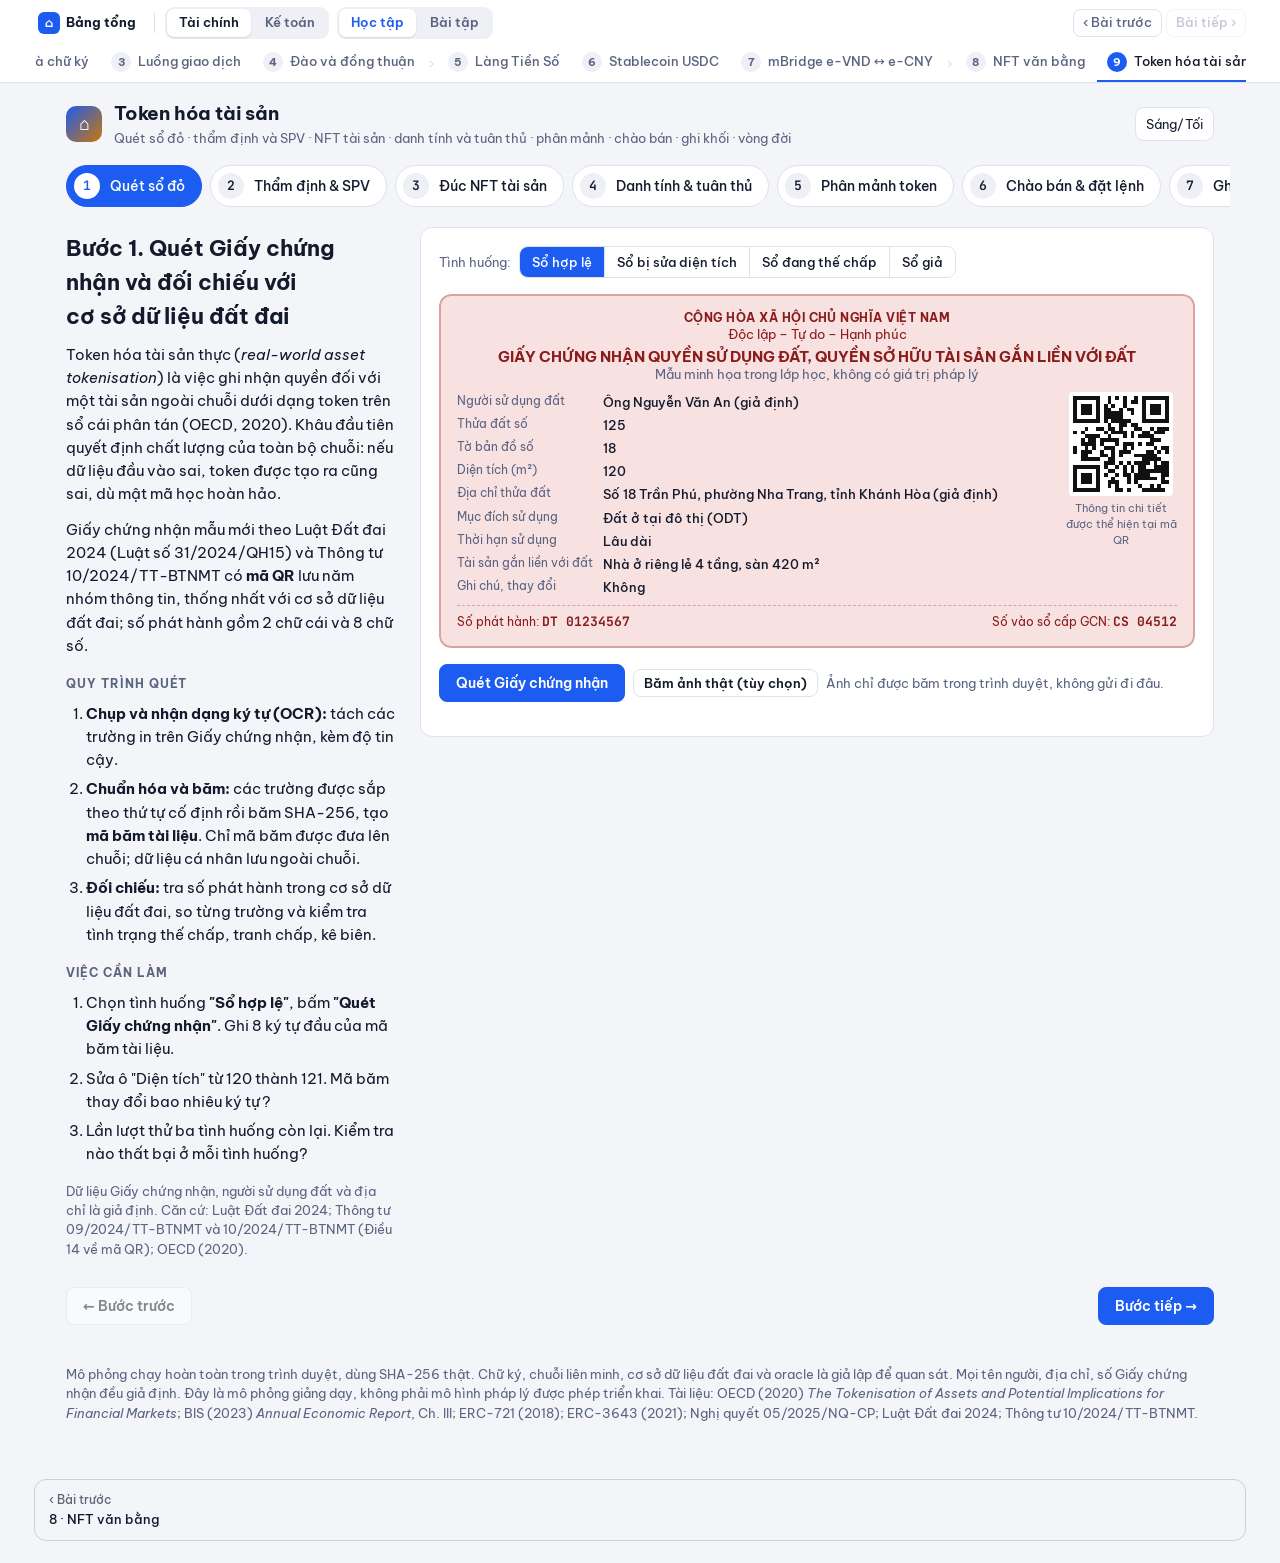
<file: token-hoa-tai-san.html>
<!doctype html>
<html lang="vi">
<head>
<meta charset="utf-8">
<meta name="viewport" content="width=device-width,initial-scale=1,viewport-fit=cover">
<title>Token hóa tài sản</title>
<link rel="preconnect" href="https://fonts.googleapis.com">
<link rel="preconnect" href="https://fonts.gstatic.com" crossorigin>
<link href="https://fonts.googleapis.com/css2?family=Be+Vietnam+Pro:wght@400;500;600;700&family=JetBrains+Mono:wght@400;600&display=swap" rel="stylesheet">
<script>
/* Đồng bộ giao diện sáng/tối với trang Làng Tiền Số và tự co giãn khi được nhúng */
(function(){var R=document.documentElement,emb=false;
try{emb=window.self!==window.top&&!!window.frameElement;}catch(e){}
if(emb)R.classList.add('embedded');
function sync(){var t=null;try{if(emb)t=window.parent.document.documentElement.dataset.theme||null;}catch(e){}
  if(!t){try{t=localStorage.getItem('ltso-theme');}catch(e){}}
  if(t==='dark'||t==='light')R.dataset.theme=t;else delete R.dataset.theme;}
sync();
if(emb){try{new MutationObserver(sync).observe(window.parent.document.documentElement,{attributes:true,attributeFilter:['data-theme']});}catch(e){}}
window.__embedded=emb;})();
</script>
<style>
:root{
  --bg:#f4f5f9;--surface:#ffffff;--sunk:#eef0f6;--ink:#131a2c;--muted:#5a6380;--line:#dde2ee;
  --accent:#1d5cf0;--accent-soft:#e3ebff;--on-accent:#ffffff;
  --zero-bg:#fcf0dd;--zero-ink:#c8770a;--proof:#f5d28c;
  --ok:#11805a;--ok-bg:#dff3ea;--bad:#bd3434;--bad-bg:#fbe5e5;
  --f-display:"Be Vietnam Pro",system-ui,-apple-system,"Segoe UI",Roboto,sans-serif;
  --f-body:"Be Vietnam Pro",system-ui,-apple-system,"Segoe UI",Roboto,sans-serif;
  --f-mono:"JetBrains Mono",ui-monospace,SFMono-Regular,Menlo,Consolas,monospace;
  color-scheme:light;
}
@media (prefers-color-scheme:dark){:root:not([data-theme="light"]){
  --bg:#0a0f1e;--surface:#111a2e;--sunk:#17213a;--ink:#e7ebf7;--muted:#95a0bf;--line:#243150;
  --accent:#7aa2ff;--accent-soft:rgba(122,162,255,.14);--on-accent:#0a0f1e;
  --zero-bg:rgba(245,165,36,.16);--zero-ink:#f5a524;--proof:#6b4f14;
  --ok:#3fcf92;--ok-bg:rgba(63,207,146,.12);--bad:#ff6f6f;--bad-bg:rgba(255,111,111,.12);color-scheme:dark}}
:root[data-theme="dark"]{
  --bg:#0a0f1e;--surface:#111a2e;--sunk:#17213a;--ink:#e7ebf7;--muted:#95a0bf;--line:#243150;
  --accent:#7aa2ff;--accent-soft:rgba(122,162,255,.14);--on-accent:#0a0f1e;
  --zero-bg:rgba(245,165,36,.16);--zero-ink:#f5a524;--proof:#6b4f14;
  --ok:#3fcf92;--ok-bg:rgba(63,207,146,.12);--bad:#ff6f6f;--bad-bg:rgba(255,111,111,.12);color-scheme:dark}
*{box-sizing:border-box}
html,body{margin:0}
[hidden]{display:none!important}
body{background:var(--bg);color:var(--ink);font-family:var(--f-body);font-size:15px;line-height:1.55}
.wrap{max-width:1180px;margin:0 auto;padding-left:max(16px,env(safe-area-inset-left,0px));padding-right:max(16px,env(safe-area-inset-right,0px))}
header.top{border-bottom:1px solid var(--line);background:var(--surface)}
header.top .wrap{padding-block:22px 18px;display:flex;flex-wrap:wrap;gap:6px 24px;align-items:baseline;justify-content:space-between}
h1{font-family:var(--f-display);font-size:clamp(24px,3.4vw,32px);margin:0;text-wrap:balance;letter-spacing:-.01em}
.course{color:var(--muted);font-size:13px;letter-spacing:.04em;text-transform:uppercase}
nav.steps{display:flex;gap:8px;overflow-x:auto;padding-block:16px 4px}
nav.steps button{flex:0 0 auto;display:flex;gap:10px;align-items:center;border:1px solid var(--line);background:var(--surface);color:var(--ink);border-radius:999px;padding:7px 16px 7px 7px;font:500 14px var(--f-body);cursor:pointer}
nav.steps button .n{display:grid;place-items:center;width:26px;height:26px;border-radius:50%;background:var(--sunk);font:600 13px var(--f-mono)}
nav.steps button[aria-selected="true"]{background:var(--accent);color:var(--on-accent);border-color:var(--accent)}
nav.steps button[aria-selected="true"] .n{background:var(--on-accent);color:var(--accent)}
button:focus-visible,input:focus-visible,textarea:focus-visible,select:focus-visible{outline:2px solid var(--accent);outline-offset:2px}
main{padding-block:16px 40px}
.step{display:grid;grid-template-columns:minmax(0,330px) minmax(0,1fr);gap:24px;align-items:start}
@media (max-width:860px){.step{grid-template-columns:minmax(0,1fr)}}
.explain h2{font-family:var(--f-display);font-size:22px;margin:4px 0 10px;text-wrap:balance}
.explain p{margin:0 0 12px;color:var(--ink)}
.explain h3{font-size:12px;text-transform:uppercase;letter-spacing:.08em;color:var(--muted);margin:18px 0 8px}
.explain ol,.explain ul{margin:0;padding-left:20px;display:grid;gap:6px}
.explain .src{font-size:12.5px;color:var(--muted);margin-top:16px}
.panel{background:var(--surface);border:1px solid var(--line);border-radius:12px;padding:18px;display:grid;gap:16px;min-width:0}
.panel h4{margin:0;font-size:12px;text-transform:uppercase;letter-spacing:.08em;color:var(--muted)}
label.f{display:grid;gap:5px;font-size:13px;color:var(--muted);font-weight:500}
input[type=text],input[type=number],textarea,select{width:100%;font:14px var(--f-body);color:var(--ink);background:var(--bg);border:1px solid var(--line);border-radius:8px;padding:8px 10px}
textarea{resize:vertical;min-height:64px}
.mono,.mono input,input.mono,textarea.mono{font-family:var(--f-mono);font-size:13px}
.hash{font-family:var(--f-mono);font-size:13px;word-break:break-all;background:var(--sunk);border-radius:8px;padding:8px 10px;line-height:1.5}
.z{background:var(--zero-bg);color:var(--zero-ink);border-radius:3px;font-weight:600}
.row{display:flex;flex-wrap:wrap;gap:8px;align-items:center}
.grid2f{display:grid;grid-template-columns:repeat(auto-fit,minmax(220px,1fr));gap:12px}
.btn{font:600 14px var(--f-body);border-radius:8px;padding:9px 16px;cursor:pointer;border:1px solid var(--line);background:var(--surface);color:var(--ink)}
.btn.primary{background:var(--accent);color:var(--on-accent);border-color:var(--accent)}
.btn:disabled{opacity:.5;cursor:not-allowed}
.btn.sm{padding:5px 10px;font-size:13px}
.chip{display:inline-flex;align-items:center;gap:6px;font:600 12.5px var(--f-body);padding:3px 10px;border-radius:999px}
.chip.ok{background:var(--ok-bg);color:var(--ok)}.chip.bad{background:var(--bad-bg);color:var(--bad)}
.chip::before{content:"";width:7px;height:7px;border-radius:50%;background:currentColor}
.stats{display:grid;grid-template-columns:repeat(auto-fit,minmax(120px,1fr));gap:10px}
.stat{background:var(--sunk);border-radius:8px;padding:8px 10px}
.stat b{display:block;font:600 18px var(--f-mono);font-variant-numeric:tabular-nums}
.stat span{font-size:12px;color:var(--muted)}
.bits{display:grid;grid-template-columns:repeat(32,minmax(0,1fr));gap:2px;max-width:420px}
.bits i{aspect-ratio:1;border-radius:2px;background:var(--sunk)}
.bits i.d{background:var(--bad)}
.note{font-size:13px;color:var(--muted)}
.scroll{overflow-x:auto}
table{border-collapse:collapse;width:100%;font-size:13.5px;font-variant-numeric:tabular-nums}
th,td{text-align:left;padding:6px 8px;border-bottom:1px solid var(--line);white-space:nowrap}
th{font-size:12px;color:var(--muted);font-weight:600;text-transform:uppercase;letter-spacing:.05em}
td.num,th.num{text-align:right}
header.top{background:none;border-bottom:0}
header.top .wrap{padding-block:16px 0;display:flex;align-items:center;gap:12px;flex-wrap:wrap;justify-content:flex-start}
.logo{width:36px;height:36px;border-radius:10px;background:linear-gradient(135deg,#1d5cf0,#c8770a);display:grid;place-items:center;color:#fff;font:700 18px var(--f-mono);flex:none}
.ttl{min-width:0}
h1{font-size:19px;font-weight:700;letter-spacing:-.01em}
.sub{font-size:13px;color:var(--muted)}
.sp{flex:1}
.btnlink{border:1px solid var(--line);background:var(--surface);color:var(--ink);border-radius:9px;padding:6px 10px;font:inherit;font-size:13px;text-decoration:none;cursor:pointer}
@media (max-width:560px){.sub{display:none}}
html.embedded header.top .wrap,html.embedded nav.steps,html.embedded main,html.embedded .foot{padding-left:0;padding-right:0}
html.embedded header.top .wrap{padding-block:2px 0}
.foot{color:var(--muted);font-size:12.5px;padding-block:0 28px}
.navbtns{display:flex;justify-content:space-between;gap:8px;margin-top:16px}

/* ===== Trang Token hóa tài sản ===== */
:root{--deed:#f7e1e1;--deed-ink:#8a1c1c;--deed-line:#d9a3a3}
@media (prefers-color-scheme:dark){:root:not([data-theme="light"]){--deed:#3a1d22;--deed-ink:#ffb3b3;--deed-line:#6b3a40}}
:root[data-theme="dark"]{--deed:#3a1d22;--deed-ink:#ffb3b3;--deed-line:#6b3a40}
.callout{border-left:3px solid var(--accent);background:var(--accent-soft);padding:10px 12px;border-radius:0 8px 8px 0;font-size:14px}
.callout.warn{border-color:var(--zero-ink);background:var(--zero-bg)}
.callout.bad{border-color:var(--bad);background:var(--bad-bg)}
.callout.ok{border-color:var(--ok);background:var(--ok-bg)}
.checks{display:grid;gap:4px;font-size:13px;margin:0;padding:0;list-style:none}
.checks li{display:flex;gap:8px;align-items:flex-start}
.checks li .m{flex:none;width:18px;font-weight:700}
.checks li.p .m{color:var(--ok)}.checks li.f .m{color:var(--bad)}.checks li.s .m{color:var(--muted)}
.log{font:12.5px var(--f-mono);background:var(--sunk);border-radius:8px;padding:8px 10px;max-height:220px;overflow:auto;display:grid;gap:2px}
pre.json{font:12px/1.5 var(--f-mono);background:var(--sunk);border-radius:8px;padding:10px;margin:0;overflow:auto;max-height:340px;white-space:pre-wrap;word-break:break-all}

/* Giấy chứng nhận */
.scanwrap{position:relative;border-radius:12px;overflow:hidden}
.deed{background:var(--deed);border:2px solid var(--deed-line);border-radius:12px;padding:14px 16px;color:var(--ink);display:grid;gap:8px;font-size:13px}
.deed .hd{text-align:center;color:var(--deed-ink);line-height:1.35}
.deed .hd b{display:block;font-size:12px;letter-spacing:.04em}
.deed .hd .t{font:700 15px var(--f-display);margin-top:4px;text-wrap:balance}
.deed .body{display:grid;grid-template-columns:minmax(0,1fr) 112px;gap:12px;align-items:start}
.deed dl{margin:0;display:grid;grid-template-columns:auto minmax(0,1fr);gap:3px 10px}
.deed dt{color:var(--muted);font-size:12px}
.deed dd{margin:0;font-weight:500}
.deed dd.tamper{background:repeating-linear-gradient(45deg,transparent 0 3px,rgba(189,52,52,.16) 3px 6px);border-radius:3px}
.deed .qr{display:grid;gap:4px;justify-items:center;font-size:10.5px;color:var(--muted);text-align:center}
.deed .qr svg{width:104px;height:104px;background:#fff;border-radius:4px;padding:4px}
@media (max-width:560px){.deed .body{grid-template-columns:minmax(0,1fr)}.deed dl{grid-template-columns:minmax(0,1fr)}.deed dt{margin-top:4px}.deed .qr{justify-items:start;text-align:left}}
.deed .ft{display:flex;justify-content:space-between;gap:8px;flex-wrap:wrap;font-size:12px;color:var(--deed-ink);border-top:1px dashed var(--deed-line);padding-top:6px}
.laser{position:absolute;left:0;right:0;height:3px;background:linear-gradient(90deg,transparent,#22d3ee,transparent);box-shadow:0 0 14px 4px rgba(34,211,238,.55);top:0;opacity:0;pointer-events:none}
.scanwrap.scanning .laser{opacity:1;animation:sweep 1.6s ease-in-out infinite alternate}
.scanwrap.scanning::after{content:"";position:absolute;inset:0;background:rgba(34,211,238,.06);pointer-events:none}
@keyframes sweep{from{top:0}to{top:calc(100% - 3px)}}
@media (prefers-reduced-motion:reduce){.scanwrap.scanning .laser{animation:none;top:50%}}
.ocr{display:grid;gap:4px}
.ocr .r{display:grid;grid-template-columns:150px minmax(0,1fr) 58px;gap:8px;align-items:center;font-size:13px}
.ocr .r input{padding:5px 8px;font-size:13px}
.ocr .r .cf{font:12px var(--f-mono);text-align:right;color:var(--muted)}
.ocr .r .cf.lo{color:var(--bad);font-weight:600}
.ocr .r.diff input{border-color:var(--bad);background:var(--bad-bg)}
@media (max-width:560px){.ocr .r{grid-template-columns:minmax(0,1fr) 58px}.ocr .r>span:first-child{grid-column:1/-1}}
.seg{display:inline-flex;border:1px solid var(--line);border-radius:9px;overflow:hidden;flex-wrap:wrap}
.seg button{border:0;background:var(--surface);color:var(--ink);font:500 13px var(--f-body);padding:7px 12px;cursor:pointer;border-right:1px solid var(--line)}
.seg button:last-child{border-right:0}
.seg button[aria-pressed="true"]{background:var(--accent);color:var(--on-accent)}

/* Dòng thời gian SPV */
.tl{display:grid;gap:8px;margin:0;padding:0;list-style:none}
.tl li{display:grid;grid-template-columns:28px minmax(0,1fr);gap:10px;align-items:start;opacity:.45;transition:opacity .3s}
.tl li.on{opacity:1}
.tl li .n{width:28px;height:28px;border-radius:50%;display:grid;place-items:center;background:var(--sunk);font:600 13px var(--f-mono)}
.tl li.on .n{background:var(--ok);color:#fff}
.tl li b{display:block}
.tl li .hash{margin-top:4px;padding:4px 8px;font-size:12px}

/* Cây Merkle */
.mtree{display:grid;gap:6px;overflow-x:auto}
.mtree .lv{display:flex;gap:6px;justify-content:center}
.mtree .nd{flex:0 0 auto;border:1px solid var(--line);border-radius:6px;padding:4px 7px;font:11.5px var(--f-mono);background:var(--surface);text-align:center;min-width:86px}
.mtree .nd small{display:block;font-family:var(--f-body);color:var(--muted);font-size:10.5px;max-width:110px;white-space:normal}
.mtree .nd.root{border-color:var(--accent);background:var(--accent-soft);font-weight:600}

/* Phân bổ */
.alloc{display:flex;height:26px;border-radius:7px;overflow:hidden;background:var(--sunk);font:600 12px var(--f-body);color:#fff}
.alloc span{display:grid;place-items:center;white-space:nowrap;overflow:hidden;transition:width .3s}
.a1{background:#1d5cf0}.a2{background:#11805a}.a3{background:#c8770a}.a4{background:#7c3aed}
.vault{display:flex;gap:12px;align-items:center;flex-wrap:wrap}
.vault .box{border:2px dashed var(--line);border-radius:10px;padding:10px 14px;display:grid;gap:3px;font-size:13px;min-width:180px}
.vault .box.locked{border-style:solid;border-color:var(--ok);background:var(--ok-bg)}
.vault .ar{color:var(--muted);font-size:20px}

/* Chuỗi khối */
.chainv{display:flex;align-items:stretch;gap:0;overflow-x:auto;padding:4px 0}
.blk{flex:0 0 auto;border:1.5px solid var(--line);border-radius:8px;padding:6px 10px;font-size:12px;background:var(--surface);min-width:150px;max-width:190px;display:grid;gap:2px}
.blk b{font-family:var(--f-mono);font-size:13px}
.blk .h{font-family:var(--f-mono);font-size:11px;color:var(--muted)}
.blk.new{border-color:var(--ok);background:var(--ok-bg)}
.chainv .ar{flex:0 0 22px;align-self:center;text-align:center;color:var(--muted)}
.vals{display:grid;grid-template-columns:repeat(auto-fit,minmax(200px,1fr));gap:10px}
.val{border:1.5px solid var(--line);border-radius:10px;padding:10px 12px;display:grid;gap:6px;font-size:13px}
.val.off{opacity:.55;border-style:dashed}
.val.signed{border-color:var(--ok)}
.val label{display:flex;gap:6px;align-items:center;font-size:12.5px;color:var(--muted)}
.txc{border:1px solid var(--line);border-radius:10px;padding:10px 12px;display:grid;gap:6px;background:var(--surface)}
.txc.ok{border-color:var(--ok)}.txc.bad{border-color:var(--bad)}
.txc .hd{display:flex;justify-content:space-between;gap:8px;flex-wrap:wrap;font-size:13.5px}
.txlist{display:grid;gap:8px}
.gate{display:none}
.locked-step .gate{display:block}
td input[type=number]{width:96px;padding:5px 8px}
td input[type=checkbox]{width:16px;height:16px}
.pill{display:inline-block;font:600 11.5px var(--f-body);padding:2px 8px;border-radius:999px;background:var(--sunk);color:var(--muted)}
.pill.ok{background:var(--ok-bg);color:var(--ok)}.pill.bad{background:var(--bad-bg);color:var(--bad)}.pill.warn{background:var(--zero-bg);color:var(--zero-ink)}

/* Bài tập */
.quiz{display:grid;gap:14px}
.q{border:1px solid var(--line);border-radius:10px;padding:12px 14px;background:var(--surface)}
.q p.qt{margin:0 0 8px;font-weight:600}
.q label{display:flex;gap:8px;align-items:flex-start;font-size:14px;padding:3px 0;cursor:pointer}
.q label input{margin-top:4px}
.q .fb{margin-top:8px;font-size:13.5px;border-radius:8px;padding:8px 10px}
.q.right{border-color:var(--ok)}.q.wrong{border-color:var(--bad)}
.q.right .fb{background:var(--ok-bg)}.q.wrong .fb{background:var(--bad-bg)}
.q .lab{font-size:12px;color:var(--muted);text-transform:uppercase;letter-spacing:.06em;margin-bottom:4px}
.score{font:700 26px var(--f-mono)}
.who{display:grid;grid-template-columns:repeat(auto-fit,minmax(200px,1fr));gap:10px}
.prac{display:grid;gap:10px}
.prac .pi{display:grid;gap:5px;font-size:14px}
@media print{
  header.top,nav.steps,.navbtns,.foot,.noprint{display:none!important}
  .step{display:block!important}.step[hidden]{display:none!important}
  body{background:#fff;color:#000}.q,.panel{break-inside:avoid;border-color:#999}
}
</style>
<script src="./nav.js" defer></script>
</head>
<body>
<header class="top"><div class="wrap">
  <div class="logo" aria-hidden="true">⌂</div>
  <div class="ttl"><h1>Token hóa tài sản</h1><div class="sub">Quét sổ đỏ · thẩm định và SPV · NFT tài sản · danh tính và tuân thủ · phân mảnh · chào bán · ghi khối · vòng đời</div></div>
  <div class="sp"></div>
  <button class="btnlink" id="themeBtn" type="button">Sáng/Tối</button>
</div></header>

<nav class="steps wrap" role="tablist" aria-label="Các bước">
  <button role="tab" data-go="1" aria-selected="true"><span class="n">1</span>Quét sổ đỏ</button>
  <button role="tab" data-go="2" aria-selected="false"><span class="n">2</span>Thẩm định &amp; SPV</button>
  <button role="tab" data-go="3" aria-selected="false"><span class="n">3</span>Đúc NFT tài sản</button>
  <button role="tab" data-go="4" aria-selected="false"><span class="n">4</span>Danh tính &amp; tuân thủ</button>
  <button role="tab" data-go="5" aria-selected="false"><span class="n">5</span>Phân mảnh token</button>
  <button role="tab" data-go="6" aria-selected="false"><span class="n">6</span>Chào bán &amp; đặt lệnh</button>
  <button role="tab" data-go="7" aria-selected="false"><span class="n">7</span>Ghi lên blockchain</button>
  <button role="tab" data-go="8" aria-selected="false"><span class="n">8</span>Vòng đời</button>
  <button role="tab" data-go="9" aria-selected="false"><span class="n">9</span>Bài tập</button>
</nav>

<main class="wrap">

<!-- ========== BƯỚC 1 ========== -->
<section class="step" id="s1">
  <div class="explain">
    <h2>Bước 1. Quét Giấy chứng nhận và đối chiếu với cơ sở dữ liệu đất đai</h2>
    <p>Token hóa tài sản thực (<i>real-world asset tokenisation</i>) là việc ghi nhận quyền đối với một tài sản ngoài chuỗi dưới dạng token trên sổ cái phân tán (OECD, 2020). Khâu đầu tiên quyết định chất lượng của toàn bộ chuỗi: nếu dữ liệu đầu vào sai, token được tạo ra cũng sai, dù mật mã học hoàn hảo.</p>
    <p>Giấy chứng nhận mẫu mới theo Luật Đất đai 2024 (Luật số 31/2024/QH15) và Thông tư 10/2024/TT-BTNMT có <b>mã QR</b> lưu năm nhóm thông tin, thống nhất với cơ sở dữ liệu đất đai; số phát hành gồm 2 chữ cái và 8 chữ số.</p>
    <h3>Quy trình quét</h3>
    <ol>
      <li><b>Chụp và nhận dạng ký tự (OCR):</b> tách các trường in trên Giấy chứng nhận, kèm độ tin cậy.</li>
      <li><b>Chuẩn hóa và băm:</b> các trường được sắp theo thứ tự cố định rồi băm SHA-256, tạo <b>mã băm tài liệu</b>. Chỉ mã băm được đưa lên chuỗi; dữ liệu cá nhân lưu ngoài chuỗi.</li>
      <li><b>Đối chiếu:</b> tra số phát hành trong cơ sở dữ liệu đất đai, so từng trường và kiểm tra tình trạng thế chấp, tranh chấp, kê biên.</li>
    </ol>
    <h3>Việc cần làm</h3>
    <ol>
      <li>Chọn tình huống <b>"Sổ hợp lệ"</b>, bấm <b>"Quét Giấy chứng nhận"</b>. Ghi 8 ký tự đầu của mã băm tài liệu.</li>
      <li>Sửa ô "Diện tích" từ 120 thành 121. Mã băm thay đổi bao nhiêu ký tự?</li>
      <li>Lần lượt thử ba tình huống còn lại. Kiểm tra nào thất bại ở mỗi tình huống?</li>
    </ol>
    <p class="src">Dữ liệu Giấy chứng nhận, người sử dụng đất và địa chỉ là giả định. Căn cứ: Luật Đất đai 2024; Thông tư 09/2024/TT-BTNMT và 10/2024/TT-BTNMT (Điều 14 về mã QR); OECD (2020).</p>
  </div>
  <div class="panel">
    <div class="row"><span class="note">Tình huống:</span>
      <div class="seg" id="sceneSeg">
        <button data-sc="real" aria-pressed="true">Sổ hợp lệ</button>
        <button data-sc="tamper" aria-pressed="false">Sổ bị sửa diện tích</button>
        <button data-sc="mortgage" aria-pressed="false">Sổ đang thế chấp</button>
        <button data-sc="fake" aria-pressed="false">Sổ giả</button>
      </div></div>
    <div class="scanwrap" id="scanWrap"><div id="deed"></div><div class="laser"></div></div>
    <div class="row">
      <button class="btn primary" id="scanBtn">Quét Giấy chứng nhận</button>
      <label class="btn sm" style="display:inline-flex;gap:6px;align-items:center">Băm ảnh thật (tùy chọn)<input type="file" id="imgFile" accept="image/*,application/pdf" hidden></label>
      <span class="note" id="imgHashNote">Ảnh chỉ được băm trong trình duyệt, không gửi đi đâu.</span>
    </div>
    <div id="ocrBox" hidden>
      <h4>Kết quả nhận dạng (có thể sửa)</h4>
      <div class="ocr" id="ocrRows"></div>
    </div>
    <div id="hashBox" hidden>
      <h4>Mã băm tài liệu SHA-256 (đưa lên chuỗi)</h4>
      <div class="hash" id="docHash"></div>
      <div class="note" id="docHashNote"></div>
    </div>
    <div id="regBox" hidden>
      <h4>Đối chiếu cơ sở dữ liệu đất đai (giả lập)</h4>
      <ul class="checks" id="regChecks"></ul>
    </div>
    <div id="s1msg"></div>
  </div>
</section>

<!-- ========== BƯỚC 2 ========== -->
<section class="step" id="s2" hidden>
  <div class="explain">
    <h2>Bước 2. Thẩm định giá, lập SPV và niêm phong hồ sơ pháp lý</h2>
    <p>Blockchain không tự chuyển quyền sử dụng đất. Tại Việt Nam, quyền sử dụng đất chỉ thay đổi chủ thể khi đăng ký biến động tại cơ quan đăng ký đất đai. Vì vậy các dự án token hóa bất động sản thường dùng một <b>pháp nhân mục đích đặc biệt (SPV)</b>: SPV đứng tên trên Giấy chứng nhận, còn token đại diện cho quyền lợi kinh tế gắn với phần vốn của SPV.</p>
    <p>Thương vụ St. Regis Aspen (Hoa Kỳ, 10/2018) là ví dụ: 18,9% khách sạn được bán qua token giá 1 USD, thu 18 triệu USD, thông qua cấu trúc quỹ/SPV và chỉ dành cho nhà đầu tư được chứng nhận (Aspen Times, 2018).</p>
    <h3>Việc cần làm</h3>
    <ol>
      <li>Điều chỉnh giả định định giá. Ghi giá trị theo hai phương pháp và giá trị chốt.</li>
      <li>Tăng tỷ suất vốn hóa từ 4,8% lên 6%. Giá trị theo phương pháp thu nhập giảm bao nhiêu %?</li>
      <li>Bấm <b>"Lập SPV và chuyển tài sản"</b>, quan sát bốn bước pháp lý và chi phí giao dịch.</li>
      <li>Bấm <b>"Niêm phong hồ sơ"</b> để tạo gốc Merkle của sáu tài liệu.</li>
    </ol>
    <p class="src">Thuế thu nhập cá nhân 2% và lệ phí trước bạ 0,5% trên giá chuyển nhượng là giả định minh họa theo quy định hiện hành về chuyển nhượng bất động sản; cần đối chiếu văn bản tại thời điểm giao dịch. Nguồn: OECD (2020); Aspen Times (09/10/2018).</p>
  </div>
  <div class="panel">
    <div class="callout warn gate">Cần hoàn thành Bước 1 với kết quả đối chiếu hợp lệ trước.</div>
    <h4>Thẩm định giá</h4>
    <div class="grid2f">
      <label class="f">Diện tích đất (m²)<input type="number" id="vLand" value="120" readonly></label>
      <label class="f">Đơn giá đất thị trường (triệu đ/m²)<input type="number" id="vLandP" value="200" min="1"></label>
      <label class="f">Diện tích sàn xây dựng (m²)<input type="number" id="vFloor" value="420" min="0"></label>
      <label class="f">Đơn giá xây dựng mới (triệu đ/m²)<input type="number" id="vBuild" value="7" min="0" step="0.5"></label>
      <label class="f">Chất lượng còn lại công trình (%)<input type="number" id="vRemain" value="80" min="0" max="100"></label>
      <label class="f">Tiền thuê thị trường (triệu đ/tháng)<input type="number" id="vRent" value="120" min="0"></label>
      <label class="f">Chi phí vận hành (% tiền thuê)<input type="number" id="vOpex" value="15" min="0" max="90"></label>
      <label class="f">Tỷ suất vốn hóa (%)<input type="number" id="vCap" value="4.8" min="1" max="20" step="0.1"></label>
      <label class="f">Trọng số PP so sánh – chi phí (%)<input type="number" id="vW" value="50" min="0" max="100" step="10"></label>
    </div>
    <div class="stats">
      <div class="stat"><b id="vMk">–</b><span>PP so sánh – chi phí (tỷ đ)</span></div>
      <div class="stat"><b id="vInc">–</b><span>PP thu nhập (tỷ đ)</span></div>
      <div class="stat"><b id="vFin">–</b><span>Giá trị chốt (tỷ đ)</span></div>
      <div class="stat"><b id="vNoi">–</b><span>Thu nhập ròng/năm (triệu đ)</span></div>
    </div>
    <h4>Cấu trúc pháp lý</h4>
    <div class="row"><button class="btn primary" id="spvBtn">Lập SPV và chuyển tài sản</button><span class="note" id="spvCost"></span></div>
    <ol class="tl" id="spvTl"></ol>
    <h4>Hồ sơ niêm phong</h4>
    <div class="row"><button class="btn" id="sealBtn" disabled>Niêm phong hồ sơ</button></div>
    <div class="mtree" id="mtree"></div>
    <div id="s2msg"></div>
  </div>
</section>

<!-- ========== BƯỚC 3 ========== -->
<section class="step" id="s3" hidden>
  <div class="explain">
    <h2>Bước 3. Đúc NFT tài sản (chứng thư số)</h2>
    <p>Một bất động sản là duy nhất, nên trước hết nó được đại diện bằng <b>một token không thể thay thế</b> theo chuẩn ERC-721: mỗi token có một mã định danh riêng và không chia nhỏ được (Entriken và cộng sự, 2018).</p>
    <p>Bộ dữ liệu mô tả (<i>metadata</i>) của NFT không chứa ảnh sổ hay thông tin cá nhân. Nó chỉ chứa mã băm tài liệu ở Bước 1, gốc Merkle hồ sơ ở Bước 2, giá trị thẩm định và tên tổ chức lưu ký. Ai có bản gốc đều kiểm chứng được bằng cách băm lại và so sánh.</p>
    <h3>Việc cần làm</h3>
    <ol>
      <li>Đọc metadata. Xác định trường nào nối NFT với Giấy chứng nhận ngoài đời.</li>
      <li>Bấm <b>"Đúc NFT"</b>. Ghi mã token và số khối.</li>
      <li>Thảo luận: vì sao không đưa ảnh sổ đỏ lên chuỗi?</li>
    </ol>
    <p class="src">Nguồn: ERC-721 Non-Fungible Token Standard (Entriken, Shirley, Evans, &amp; Sachs, 2018); OECD (2020).</p>
  </div>
  <div class="panel">
    <div class="callout warn gate">Cần hoàn thành Bước 2 (lập SPV và niêm phong hồ sơ) trước.</div>
    <h4>Metadata của NFT</h4>
    <pre class="json" id="metaJson"></pre>
    <div class="grid2f">
      <div><h4>Mã băm metadata (địa chỉ nội dung)</h4><div class="hash" id="metaHash">–</div></div>
      <div><h4>Mã token (tokenId)</h4><div class="hash" id="tokenId">–</div></div>
    </div>
    <div class="row"><button class="btn primary" id="mintBtn">Đúc NFT</button></div>
    <div id="s3msg"></div>
    <h4>Chuỗi khối</h4>
    <div class="chainv" id="chain3"></div>
  </div>
</section>

<!-- ========== BƯỚC 4 ========== -->
<section class="step" id="s4" hidden>
  <div class="explain">
    <h2>Bước 4. Thiết lập danh tính và luật tuân thủ</h2>
    <p>Token đại diện quyền lợi tài sản không được chuyển tự do như ERC-20. Chuẩn <b>ERC-3643 (T-REX)</b> gắn mỗi ví với một danh tính trên chuỗi; trước mọi lần chuyển, hợp đồng token gọi <span class="mono">isVerified()</span> để kiểm tra người nhận có xác thực KYC do tổ chức tin cậy cấp, và <span class="mono">canTransfer()</span> để kiểm tra các luật như hạn mức mỗi nhà đầu tư hay giới hạn theo quốc gia (ERC-3643, 2021).</p>
    <h3>Khung pháp lý tại Việt Nam</h3>
    <p>Nghị quyết 05/2025/NQ-CP (hiệu lực 09/9/2025, thí điểm 5 năm) quy định tài sản mã hóa phải phát hành dựa trên <b>tài sản cơ sở là tài sản thực</b>, không phải chứng khoán hay tiền pháp định; tổ chức phát hành là doanh nghiệp Việt Nam; và chỉ được chào bán, phát hành <b>cho nhà đầu tư nước ngoài</b>. Luật Công nghiệp công nghệ số (Luật số 71/2025/QH15, hiệu lực 01/01/2026) lần đầu điều chỉnh tài sản số.</p>
    <h3>Việc cần làm</h3>
    <ol>
      <li>Giữ chế độ <b>"Sandbox giả định"</b>. Quan sát cột "isVerified" của từng nhà đầu tư.</li>
      <li>Chuyển sang <b>"NQ 05/2025"</b>. Những ai mất tư cách? Có ảnh hưởng đến Ông An không?</li>
      <li>Đổi tên dòng "Học viên" thành tên của bạn.</li>
    </ol>
    <p class="src">Nguồn: ERC-3643 (Final), Ethereum Improvement Proposals (2021); Nghị quyết 05/2025/NQ-CP, Điều 3, 5, 6, 18.</p>
  </div>
  <div class="panel">
    <h4>Khung pháp lý áp dụng</h4>
    <div class="seg" id="legalSeg">
      <button data-lg="sandbox" aria-pressed="true">Sandbox giả định (NĐT trong và ngoài nước đã KYC)</button>
      <button data-lg="nq05" aria-pressed="false">NQ 05/2025 (chỉ NĐT nước ngoài)</button>
    </div>
    <div id="legalNote"></div>
    <h4>Mô-đun tuân thủ (canTransfer)</h4>
    <div class="grid2f">
      <label class="f">Hạn mức tối đa mỗi nhà đầu tư (% tổng cung)<input type="number" id="mCap" value="10" min="1" max="100"></label>
      <label class="f">Lô tối thiểu mỗi lệnh (token)<input type="number" id="mLot" value="10" min="1"></label>
    </div>
    <h4>Sổ đăng ký danh tính (Identity Registry)</h4>
    <div class="scroll"><table>
      <thead><tr><th>Nhà đầu tư</th><th>Ví</th><th>Quốc gia</th><th>Xác nhận KYC</th><th>Đóng băng</th><th>isVerified</th></tr></thead>
      <tbody id="idTable"></tbody>
    </table></div>
    <p class="note">Tổ chức cấp xác nhận tin cậy (Trusted Issuer): Ngân hàng giám sát, giả định. Ví ẩn danh không có danh tính trên chuỗi.</p>
  </div>
</section>

<!-- ========== BƯỚC 5 ========== -->
<section class="step" id="s5" hidden>
  <div class="explain">
    <h2>Bước 5. Khóa NFT vào kho và phân mảnh thành token</h2>
    <p>NFT được chuyển vào một hợp đồng kho (<i>vault</i>) và bị khóa. Đổi lại, hợp đồng token ERC-3643 đúc ra <b>N token</b> có thể thay thế. Bất biến của hệ thống: chừng nào NFT còn trong kho, tổng cung token luôn bằng N và đại diện cho đúng một tài sản. Muốn rút NFT phải thu hồi đủ N token.</p>
    <p>Phân mảnh hạ ngưỡng đầu tư. Nền tảng Prypco Mint do Cục Đất đai Dubai triển khai trên XRP Ledger (05/2025) cho phép mua phần bất động sản từ 2.000 AED, chỉ cho người có thẻ căn cước UAE, thanh toán bằng dirham, chịu giám sát của VARA và Ngân hàng Trung ương UAE (Ledger Insights, 2025).</p>
    <h3>Việc cần làm</h3>
    <ol>
      <li>Chọn tổng cung và tỷ lệ phân bổ. Ghi giá mỗi token.</li>
      <li>Bấm <b>"Khóa NFT và đúc token"</b>. Nếu đang ở chế độ NQ 05/2025, quan sát điều gì xảy ra với phần giữ lại của Ông An.</li>
    </ol>
    <p class="src">Nguồn: Ledger Insights (26/5/2025); ERC-3643 (2021), hàm mint chỉ kiểm tra isVerified của người nhận.</p>
  </div>
  <div class="panel">
    <div class="callout warn gate">Cần đúc NFT ở Bước 3 trước.</div>
    <div class="grid2f">
      <label class="f">Tổng cung N (token)<input type="number" id="fN" value="10000" min="100" max="1000000" step="100"></label>
      <label class="f">Chủ tài sản giữ lại (%)<input type="number" id="fKeep" value="30" min="0" max="100"></label>
      <label class="f">Quỹ dự phòng thanh khoản (%)<input type="number" id="fRes" value="5" min="0" max="50"></label>
    </div>
    <div class="stats">
      <div class="stat"><b id="fPrice">–</b><span>Giá mỗi token (đ)</span></div>
      <div class="stat"><b id="fOffer">–</b><span>Token chào bán</span></div>
      <div class="stat"><b id="fKeepN">–</b><span>Token giữ lại</span></div>
      <div class="stat"><b id="fResN">–</b><span>Token dự phòng</span></div>
    </div>
    <div class="alloc" id="allocBar"></div>
    <div class="vault">
      <div class="box" id="nftBox"><b>NFT tài sản</b><span class="mono" id="nftBoxId">–</span><span class="note" id="nftBoxSt">Trong ví SPV</span></div>
      <span class="ar">→</span>
      <div class="box" id="vaultBox"><b>Kho khóa (vault)</b><span class="note" id="vaultSt">Trống</span></div>
      <span class="ar">⇒</span>
      <div class="box" id="tokBox"><b>Token TP18 (ERC-3643)</b><span class="note" id="tokSt">Chưa phát hành</span></div>
    </div>
    <div class="row"><button class="btn primary" id="fracBtn">Khóa NFT và đúc token</button><button class="btn" id="fracReset">Đặt lại bước này</button></div>
    <div id="s5msg"></div>
  </div>
</section>

<!-- ========== BƯỚC 6 ========== -->
<section class="step" id="s6" hidden>
  <div class="explain">
    <h2>Bước 6. Tạo đợt chào bán và đặt lệnh mua</h2>
    <p>SPV mở một đợt chào bán sơ cấp với giá cố định. Mỗi nhà đầu tư ký một lệnh mua bằng khóa riêng. Thanh toán dùng <b>tiền gửi số hóa (VND-token)</b> do ngân hàng giám sát phát hành, theo nguyên tắc <b>giao hàng đồng thời thanh toán (DvP)</b>: token tài sản và tiền chuyển trong cùng một giao dịch, hoặc cả hai cùng xảy ra, hoặc không bên nào xảy ra (BIS, 2023).</p>
    <h3>Mỗi lệnh phải qua</h3>
    <ol>
      <li>Chữ ký hợp lệ của người mua.</li>
      <li><span class="mono">isVerified</span>: danh tính, KYC, quốc gia, ví không bị đóng băng.</li>
      <li><span class="mono">canTransfer</span>: lô tối thiểu, hạn mức mỗi nhà đầu tư (tính cả lệnh đang chờ).</li>
      <li>Còn đủ token chào bán và người mua đủ VND-token.</li>
    </ol>
    <h3>Việc cần làm</h3>
    <ol>
      <li>Bấm <b>"Ký và gửi tất cả"</b>. Ghi lệnh nào bị từ chối và lý do.</li>
      <li>Sửa số lượng của Nguyễn Hoàng Dũng sao cho lệnh hợp lệ, gửi lại.</li>
    </ol>
    <p class="src">Nguồn: BIS Annual Economic Report 2023, Chương III; ERC-3643 (2021).</p>
  </div>
  <div class="panel">
    <div class="callout warn gate">Cần phát hành token ở Bước 5 trước.</div>
    <h4>Điều khoản chào bán</h4>
    <div class="stats" id="offerStats"></div>
    <h4>Sổ lệnh</h4>
    <div class="scroll"><table>
      <thead><tr><th>Nhà đầu tư</th><th class="num">VND-token</th><th class="num">Số token mua</th><th class="num">Thành tiền (đ)</th><th></th></tr></thead>
      <tbody id="orderTable"></tbody>
    </table></div>
    <div class="row"><button class="btn primary" id="sendAll">Ký và gửi tất cả</button><button class="btn" id="clearOrders">Xóa lệnh chưa ghi khối</button></div>
    <h4>Kết quả kiểm tra từng lệnh</h4>
    <div class="txlist" id="txList"><span class="note">Chưa có lệnh.</span></div>
  </div>
</section>

<!-- ========== BƯỚC 7 ========== -->
<section class="step" id="s7" hidden>
  <div class="explain">
    <h2>Bước 7. Gom khối và ghi lên blockchain liên minh</h2>
    <p>Token tài sản thực thường chạy trên chuỗi <b>có cấp phép</b>: chỉ các tổ chức được phép mới vận hành nút xác thực. Khối không cần Proof-of-Work; khối được chấp nhận khi có chữ ký của tối thiểu 2/3 số nút xác thực (đồng thuận kiểu BFT).</p>
    <p>Khi khối được ghi, các giao dịch DvP được thực hiện nguyên tử: số dư token TP18 và VND-token thay đổi cùng lúc, bảng cơ cấu sở hữu được cập nhật.</p>
    <h3>Việc cần làm</h3>
    <ol>
      <li>Tắt một nút xác thực rồi bấm <b>"Gom khối và ký"</b>. Khối có được ghi không?</li>
      <li>Tắt hai nút. Kết quả thay đổi thế nào? Vì sao?</li>
      <li>Bật lại, ghi khối. Tính tỷ lệ chào bán thành công.</li>
    </ol>
    <p class="src">Nguồn: Castro &amp; Liskov (1999), Practical Byzantine Fault Tolerance; BIS (2023).</p>
  </div>
  <div class="panel">
    <div class="callout warn gate">Cần có lệnh hợp lệ trong hàng chờ ở Bước 6.</div>
    <h4>Hàng chờ giao dịch</h4>
    <div class="log" id="mempool"></div>
    <h4>Nút xác thực</h4>
    <div class="vals" id="vals"></div>
    <div class="row"><button class="btn primary" id="sealBlock">Gom khối và ký</button></div>
    <div id="s7msg"></div>
    <h4>Chuỗi khối</h4>
    <div class="chainv" id="chain7"></div>
    <h4>Cơ cấu sở hữu token TP18</h4>
    <div class="scroll"><table>
      <thead><tr><th>Người nắm giữ</th><th class="num">Token</th><th class="num">Tỷ lệ</th><th class="num">Giá trị (đ)</th></tr></thead>
      <tbody id="capTable"></tbody>
    </table></div>
    <div class="stats" id="saleStats"></div>
  </div>
</section>

<!-- ========== BƯỚC 8 ========== -->
<section class="step" id="s8" hidden>
  <div class="explain">
    <h2>Bước 8. Vòng đời sau phát hành</h2>
    <p>Sau khi bán, token phải tiếp tục phản ánh đúng tài sản. Ba nghiệp vụ cần quan sát:</p>
    <ul>
      <li><b>Phân phối thu nhập:</b> tiền thuê ròng của SPV chia theo số token nắm giữ, ghi bằng một giao dịch trên chuỗi.</li>
      <li><b>Chuyển nhượng thứ cấp:</b> vẫn phải qua <span class="mono">isVerified</span> và <span class="mono">canTransfer</span>.</li>
      <li><b>Sự kiện ngoài chuỗi:</b> nếu tài sản bị kê biên hoặc giao dịch bảo đảm được đăng ký, chuỗi không tự biết. Cần một nguồn dữ liệu đáng tin (<i>oracle</i>) từ cơ quan đăng ký, và một tác nhân có quyền tạm dừng token.</li>
    </ul>
    <p>Rủi ro thứ ba là trọng tâm thảo luận: về pháp lý, <b>sổ địa chính vẫn là nguồn chân lý</b>; blockchain chỉ là bản ghi phái sinh của quyền lợi kinh tế (OECD, 2020).</p>
    <h3>Việc cần làm</h3>
    <ol>
      <li>Ghi một kỳ phân phối. Bạn (học viên) nhận bao nhiêu?</li>
      <li>Thử chuyển 50 token từ Kim Ji-ho sang Trần Minh Châu, rồi sang Tanaka Yui.</li>
      <li>Bấm <b>"Tòa án kê biên tài sản"</b>, rồi thử chuyển lại.</li>
    </ol>
    <p class="src">Nguồn: OECD (2020); ERC-3643 (2021), các hàm pause, freeze, forcedTransfer và recovery của tác nhân được ủy quyền.</p>
  </div>
  <div class="panel">
    <div class="callout warn gate">Cần ghi khối bán token ở Bước 7 trước.</div>
    <h4>Phân phối thu nhập tháng</h4>
    <div class="grid2f">
      <label class="f">Tiền thuê thực thu (triệu đ)<input type="number" id="dRent" value="120" min="0"></label>
      <label class="f">Chi phí vận hành và thuế (%)<input type="number" id="dCost" value="15" min="0" max="100"></label>
    </div>
    <div class="row"><button class="btn primary" id="distBtn">Ghi giao dịch phân phối</button><span class="note" id="distNote"></span></div>
    <div class="scroll"><table>
      <thead><tr><th>Người nắm giữ</th><th class="num">Token</th><th class="num">Nhận (đ)</th></tr></thead>
      <tbody id="distTable"></tbody>
    </table></div>
    <h4>Chuyển nhượng thứ cấp</h4>
    <div class="grid2f">
      <label class="f">Bên chuyển<select id="tFrom"></select></label>
      <label class="f">Bên nhận<select id="tTo"></select></label>
      <label class="f">Số token<input type="number" id="tQty" value="50" min="1"></label>
    </div>
    <div class="row"><button class="btn" id="tBtn">Ký và gửi lệnh chuyển</button></div>
    <div id="tOut"></div>
    <h4>Sự kiện ngoài chuỗi</h4>
    <div class="row">
      <button class="btn" id="evSeize">Tòa án kê biên tài sản SPV</button>
      <button class="btn" id="evLift">Gỡ kê biên</button>
      <span class="pill" id="tokState">Token đang hoạt động</span>
    </div>
    <div id="s8msg"></div>
    <h4>Chuỗi khối</h4>
    <div class="chainv" id="chain8"></div>
  </div>
</section>

<!-- ========== BƯỚC 9 ========== -->
<section class="step" id="s9" hidden>
  <div class="explain">
    <h2>Bước 9. Bài tập</h2>
    <p><b>Phần I</b> ghi kết quả thực hành từ Bước 1–8. <b>Phần II</b> gồm 13 câu trắc nghiệm, chấm tự động và có giải thích.</p>
    <p>Làm xong, bấm <b>"Nộp và chấm"</b>, rồi <b>"In / lưu PDF"</b> để nộp cho giảng viên.</p>
    <h3>Gợi ý cho giảng viên</h3>
    <ul>
      <li>Thời lượng: khoảng 60 phút (35 phút thực hành, 25 phút thảo luận).</li>
      <li>Chia nhóm 3: một người đóng vai chủ tài sản và SPV, một người là ngân hàng giám sát, một người là nhà đầu tư.</li>
      <li>Câu thảo luận mở: Việt Nam cần thay đổi gì trong hệ thống đăng ký đất đai để token có thể phản ánh quyền sử dụng đất trực tiếp, không qua SPV?</li>
    </ul>
    <p class="src">Bài làm chỉ lưu trên trình duyệt của học viên, không gửi đi đâu.</p>
  </div>
  <div class="panel">
    <div class="who">
      <label class="f">Họ và tên<input type="text" id="stName" autocomplete="name"></label>
      <label class="f">MSSV<input type="text" id="stId"></label>
      <label class="f">Lớp / nhóm<input type="text" id="stClass"></label>
    </div>
    <h4>Phần I. Kết quả thực hành</h4>
    <div class="prac" id="pracList"></div>
    <h4>Phần II. Trắc nghiệm</h4>
    <div class="quiz" id="quiz"></div>
    <div class="row noprint">
      <button class="btn primary" id="grade">Nộp và chấm</button>
      <button class="btn" id="printBtn">In / lưu PDF</button>
      <button class="btn" id="clearQuiz">Làm lại</button>
    </div>
    <div class="row"><span>Điểm:</span><span class="score" id="scoreOut">–</span><span class="note" id="scoreTime"></span></div>
  </div>
</section>

<div class="navbtns"><button class="btn" id="prevStep">← Bước trước</button><button class="btn primary" id="nextStep">Bước tiếp →</button></div>
</main>
<footer class="wrap foot">Mô phỏng chạy hoàn toàn trong trình duyệt, dùng SHA-256 thật. Chữ ký, chuỗi liên minh, cơ sở dữ liệu đất đai và oracle là giả lập để quan sát. Mọi tên người, địa chỉ, số Giấy chứng nhận đều giả định. Đây là mô phỏng giảng dạy, không phải mô hình pháp lý được phép triển khai. Tài liệu: OECD (2020) <i>The Tokenisation of Assets and Potential Implications for Financial Markets</i>; BIS (2023) <i>Annual Economic Report</i>, Ch. III; ERC-721 (2018); ERC-3643 (2021); Nghị quyết 05/2025/NQ-CP; Luật Đất đai 2024; Thông tư 10/2024/TT-BTNMT.</footer>
<script>
/* ---------- SHA-256 (FIPS 180-4) ---------- */
const K=new Uint32Array([0x428a2f98,0x71374491,0xb5c0fbcf,0xe9b5dba5,0x3956c25b,0x59f111f1,0x923f82a4,0xab1c5ed5,0xd807aa98,0x12835b01,0x243185be,0x550c7dc3,0x72be5d74,0x80deb1fe,0x9bdc06a7,0xc19bf174,0xe49b69c1,0xefbe4786,0x0fc19dc6,0x240ca1cc,0x2de92c6f,0x4a7484aa,0x5cb0a9dc,0x76f988da,0x983e5152,0xa831c66d,0xb00327c8,0xbf597fc7,0xc6e00bf3,0xd5a79147,0x06ca6351,0x14292967,0x27b70a85,0x2e1b2138,0x4d2c6dfc,0x53380d13,0x650a7354,0x766a0abb,0x81c2c92e,0x92722c85,0xa2bfe8a1,0xa81a664b,0xc24b8b70,0xc76c51a3,0xd192e819,0xd6990624,0xf40e3585,0x106aa070,0x19a4c116,0x1e376c08,0x2748774c,0x34b0bcb5,0x391c0cb3,0x4ed8aa4a,0x5b9cca4f,0x682e6ff3,0x748f82ee,0x78a5636f,0x84c87814,0x8cc70208,0x90befffa,0xa4506ceb,0xbef9a3f7,0xc67178f2]);
const ENC=new TextEncoder();const W=new Uint32Array(64);
function sha256(str){const m=ENC.encode(str),l=m.length,n=((l+9+63)>>6)<<6,buf=new Uint8Array(n);buf.set(m);buf[l]=0x80;const dv=new DataView(buf.buffer),bl=l*8;dv.setUint32(n-4,bl>>>0);dv.setUint32(n-8,Math.floor(bl/4294967296));
let h0=0x6a09e667,h1=0xbb67ae85,h2=0x3c6ef372,h3=0xa54ff53a,h4=0x510e527f,h5=0x9b05688c,h6=0x1f83d9ab,h7=0x5be0cd19;
for(let o=0;o<n;o+=64){for(let t=0;t<16;t++)W[t]=dv.getUint32(o+t*4);for(let t=16;t<64;t++){const a=W[t-15],b=W[t-2];const s0=((a>>>7)|(a<<25))^((a>>>18)|(a<<14))^(a>>>3);const s1=((b>>>17)|(b<<15))^((b>>>19)|(b<<13))^(b>>>10);W[t]=(W[t-16]+s0+W[t-7]+s1)|0;}
let a=h0,b=h1,c=h2,d=h3,e=h4,f=h5,g=h6,h=h7;
for(let t=0;t<64;t++){const S1=((e>>>6)|(e<<26))^((e>>>11)|(e<<21))^((e>>>25)|(e<<7));const ch=(e&f)^(~e&g);const t1=(h+S1+ch+K[t]+W[t])|0;const S0=((a>>>2)|(a<<30))^((a>>>13)|(a<<19))^((a>>>22)|(a<<10));const mj=(a&b)^(a&c)^(b&c);const t2=(S0+mj)|0;h=g;g=f;f=e;e=(d+t1)|0;d=c;c=b;b=a;a=(t1+t2)|0;}
h0=(h0+a)|0;h1=(h1+b)|0;h2=(h2+c)|0;h3=(h3+d)|0;h4=(h4+e)|0;h5=(h5+f)|0;h6=(h6+g)|0;h7=(h7+h)|0;}
return [h0,h1,h2,h3,h4,h5,h6,h7].map(x=>(x>>>0).toString(16).padStart(8,'0')).join('');}

const $=id=>document.getElementById(id);
const esc=s=>String(s).replace(/[&<>"]/g,c=>({'&':'&amp;','<':'&lt;','>':'&gt;','"':'&quot;'}[c]));
const vn=n=>Number(n).toLocaleString('vi-VN');
const vnd=n=>Math.round(Number(n)).toLocaleString('vi-VN');
const ty=tr=>(tr/1000).toLocaleString('vi-VN',{minimumFractionDigits:2,maximumFractionDigits:2});
const pct=x=>(x*100).toLocaleString('vi-VN',{maximumFractionDigits:2})+'%';
const sleep=ms=>new Promise(r=>setTimeout(r,ms));
const short=h=>h.slice(0,10)+'…';
function msg(id,cls,html){$(id).innerHTML=html?`<div class="callout ${cls}">${html}</div>`:'';}
const RM=matchMedia('(prefers-reduced-motion: reduce)').matches;
const wait=ms=>sleep(RM?0:ms);

/* ---------- Dữ liệu Giấy chứng nhận (giả định) ---------- */
const FIELDS=[['seri','Số phát hành'],['sovao','Số vào sổ cấp GCN'],['chu','Người sử dụng đất'],['thua','Thửa đất số'],['to','Tờ bản đồ số'],['dientich','Diện tích (m²)'],['diachi','Địa chỉ thửa đất'],['mucdich','Mục đích sử dụng'],['thoihan','Thời hạn sử dụng'],['taisan','Tài sản gắn liền với đất'],['ghichu','Ghi chú, thay đổi']];
const SPV_NAME='Công ty TNHH MTV Tài sản số Trần Phú 18 (SPV, giả định)';
const BASE={seri:'DT 01234567',sovao:'CS 04512',chu:'Ông Nguyễn Văn An (giả định)',thua:'125',to:'18',dientich:'120',diachi:'Số 18 Trần Phú, phường Nha Trang, tỉnh Khánh Hòa (giả định)',mucdich:'Đất ở tại đô thị (ODT)',thoihan:'Lâu dài',taisan:'Nhà ở riêng lẻ 4 tầng, sàn 420 m²',ghichu:'Không'};
const canon=o=>JSON.stringify(FIELDS.map(([k])=>[k,String(o[k]??'').trim()]));
function scenario(sc){
  const paper={...BASE};let reg={...BASE,camco:'Không',tranhchap:'Không',kebien:'Không'};let qrSrc=null;
  if(sc==='tamper'){paper.dientich='180';}
  if(sc==='mortgage'){paper.ghichu='Thế chấp tại Ngân hàng TMCP Biển Xanh (giả định), đăng ký 12/3/2026';reg.ghichu=paper.ghichu;reg.camco='Đang thế chấp tại Ngân hàng TMCP Biển Xanh';}
  if(sc==='fake'){paper.seri='DT 09999999';reg=null;qrSrc=paper;}
  const qrHash=sha256(canon(qrSrc||reg));
  return {paper,reg,qrHash};
}

/* ---------- Trạng thái ---------- */
const INV0=[
  {id:'an',name:'Ông Nguyễn Văn An (chủ tài sản)',addr:'0xA11c…02f',country:'VN',kyc:'ok',exp:'12/2027',cash:0,order:0},
  {id:'binh',name:'Lê Thị Bình',addr:'0xB1d4…9a0',country:'VN',kyc:'ok',exp:'06/2027',cash:300e6,order:100},
  {id:'chau',name:'Trần Minh Châu',addr:'0xC7a2…41e',country:'VN',kyc:'expired',exp:'09/2026',cash:200e6,order:50},
  {id:'kim',name:'Kim Ji-ho',addr:'0x4E9b…c77',country:'KR',kyc:'ok',exp:'03/2028',cash:3000e6,order:800},
  {id:'dung',name:'Nguyễn Hoàng Dũng',addr:'0xD05e…b13',country:'VN',kyc:'ok',exp:'01/2028',cash:5000e6,order:1500},
  {id:'yui',name:'Tanaka Yui',addr:'0x7Fa3…e08',country:'JP',kyc:'ok',exp:'11/2027',cash:2000e6,order:600},
  {id:'anon',name:'Ví ẩn danh',addr:'0x9f3c…d5a',country:'—',kyc:'none',exp:'—',cash:2000e6,order:500},
  {id:'hv',name:'Học viên',addr:'0x5e71…a3b',country:'VN',kyc:'ok',exp:'12/2027',cash:100e6,order:30}];
const INV=INV0.map(x=>({...x,frozen:false}));
const inv=id=>INV.find(x=>x.id===id);
const SYS={spv:'Kho phát hành SPV',res:'Quỹ dự phòng thanh khoản'};
const nameOf=id=>SYS[id]||inv(id).name;
const S={sc:'real',scanned:false,ocr:null,first:null,docHash:null,imgHash:null,regOk:false,
  value:0,noi:0,spv:false,sealed:false,docs:[],root:null,docPost:null,
  nft:null,legal:'sandbox',frac:null,bal:{},cash:{},mempool:[],txLog:[],seq:0,sold:0,raised:0,saleDone:false,paused:false,dist:0,chain:[]};
function resetCash(){S.cash={spv:0,res:0};INV.forEach(x=>S.cash[x.id]=INV0.find(y=>y.id===x.id).cash);}
resetCash();

/* ---------- Chuỗi khối (liên minh, giả lập) ---------- */
function merkle(list){let c=list.map(s=>sha256(s));if(!c.length)return sha256('');while(c.length>1){if(c.length%2)c.push(c[c.length-1]);const n=[];for(let i=0;i<c.length;i+=2)n.push(sha256(c[i]+c[i+1]));c=n;}return c[0];}
function addBlock(step,label,txs,signers){const prev=S.chain.length?S.chain[S.chain.length-1].hash:'0'.repeat(64);const h=S.chain.length;
  const root=merkle(txs);const ts=1794000000+h*5;const hash=sha256(`h=${h}|${prev}|${root}|t=${ts}|${signers.join(',')}`);
  const b={h,step,label,txs,root,prev,hash,signers};S.chain.push(b);return b;}
addBlock(0,'Khối khởi tạo',['genesis|TP18-consortium'],['V1','V2','V3']);
function renderChain(el){const C=S.chain;$(el).innerHTML=C.map((b,i)=>`${i?'<span class="ar">→</span>':''}<div class="blk ${i===C.length-1&&i>0?'new':''}"><b>#${b.h}</b><span>${esc(b.label)}</span><span class="h">${b.txs.length} giao dịch · ${b.signers.length} chữ ký</span><span class="h">hash ${b.hash.slice(0,12)}…</span><span class="h">prev ${b.prev.slice(0,8)}…</span></div>`).join('');
  const e=$(el);e.scrollLeft=e.scrollWidth;}
function truncateChain(fromStep){S.chain=S.chain.filter(b=>b.step<fromStep);}

/* ---------- Mã QR giả lập ---------- */
function qrSvg(seed){const n=25,cells=[];let bits='';for(let i=0;bits.length<n*n;i++)bits+=sha256(seed+':'+i).split('').map(c=>parseInt(c,16).toString(2).padStart(4,'0')).join('');
  const fin=(x,y)=>{for(const[ox,oy]of[[0,0],[n-7,0],[0,n-7]]){const dx=x-ox,dy=y-oy;if(dx>=0&&dx<7&&dy>=0&&dy<7)return(dx===0||dx===6||dy===0||dy===6||(dx>=2&&dx<=4&&dy>=2&&dy<=4))?1:0;if(dx>=-1&&dx<=7&&dy>=-1&&dy<=7)return 0;}return -1;};
  for(let y=0;y<n;y++)for(let x=0;x<n;x++){const f=fin(x,y);const on=f===-1?bits[y*n+x]==='1':f===1;if(on)cells.push(`<rect x="${x}" y="${y}" width="1" height="1"/>`);}
  return `<svg viewBox="0 0 ${n} ${n}" aria-label="Mã QR giả lập" shape-rendering="crispEdges"><g fill="#111">${cells.join('')}</g></svg>`;}

/* ========== BƯỚC 1 ========== */
let scanning=false;
function renderDeed(){const {paper,qrHash}=scenario(S.sc);const tm=S.sc==='tamper';
  $('deed').innerHTML=`<div class="deed"><div class="hd"><b>CỘNG HÒA XÃ HỘI CHỦ NGHĨA VIỆT NAM</b><span>Độc lập – Tự do – Hạnh phúc</span><div class="t">GIẤY CHỨNG NHẬN QUYỀN SỬ DỤNG ĐẤT, QUYỀN SỞ HỮU TÀI SẢN GẮN LIỀN VỚI ĐẤT</div><span class="note">Mẫu minh họa trong lớp học, không có giá trị pháp lý</span></div>
  <div class="body"><dl>${FIELDS.filter(([k])=>!['seri','sovao'].includes(k)).map(([k,l])=>`<dt>${l}</dt><dd class="${tm&&k==='dientich'?'tamper':''}">${esc(paper[k])}</dd>`).join('')}</dl>
  <div class="qr">${qrSvg(qrHash)}<span>Thông tin chi tiết được thể hiện tại mã QR</span></div></div>
  <div class="ft"><span>Số phát hành: <b class="mono">${esc(paper.seri)}</b></span><span>Số vào sổ cấp GCN: <b class="mono">${esc(paper.sovao)}</b></span></div></div>`;}
document.querySelectorAll('#sceneSeg button').forEach(b=>b.onclick=()=>{if(scanning)return;if(S.spv&&!confirm('Đổi tình huống sẽ làm lại toàn bộ các bước sau. Tiếp tục?'))return;
  S.sc=b.dataset.sc;document.querySelectorAll('#sceneSeg button').forEach(x=>x.setAttribute('aria-pressed',String(x===b)));
  S.scanned=false;S.regOk=false;S.first=null;['ocrBox','hashBox','regBox'].forEach(i=>$(i).hidden=true);msg('s1msg','','');resetFrom(2);renderDeed();gate();});
$('scanBtn').onclick=async()=>{if(scanning)return;scanning=true;if(S.spv)resetFrom(2);
  const {paper}=scenario(S.sc);S.ocr={...paper};S.first=null;
  ['ocrBox','hashBox','regBox'].forEach(i=>$(i).hidden=true);msg('s1msg','','');$('scanWrap').classList.add('scanning');$('scanBtn').disabled=true;
  await wait(1500);$('scanWrap').classList.remove('scanning');$('ocrBox').hidden=false;$('ocrRows').innerHTML='';
  for(const [k,l] of FIELDS){const cf=S.sc==='tamper'&&k==='dientich'?91.2:(97+((parseInt(sha256(k+S.sc).slice(0,4),16)%280)/100));
    const r=document.createElement('div');r.className='r';r.dataset.k=k;
    r.innerHTML=`<span>${l}</span><input type="text" value="${esc(S.ocr[k])}" data-k="${k}" aria-label="${l}"><span class="cf ${cf<95?'lo':''}">${cf.toLocaleString('vi-VN',{maximumFractionDigits:1})}%</span>`;
    $('ocrRows').appendChild(r);r.querySelector('input').oninput=e=>{if(S.spv)resetFrom(2);S.ocr[k]=e.target.value;runChecks();};await wait(110);}
  runChecks();$('scanBtn').disabled=false;scanning=false;S.scanned=true;};
function runChecks(){const {reg,qrHash}=scenario(S.sc);const h=sha256(canon(S.ocr));S.docHash=h;if(!S.first)S.first=h;
  $('hashBox').hidden=false;$('regBox').hidden=false;$('docHash').textContent=h;
  const diff=[...h].filter((c,i)=>c!==S.first[i]).length;
  $('docHashNote').textContent=diff?`So với kết quả quét ban đầu: ${diff}/64 ký tự khác (hiệu ứng thác lũ của SHA-256).`:'Đây là kết quả của lần quét ban đầu. Thử sửa một ký tự trong bảng nhận dạng.';
  const C=[];const exist=!!reg;C.push([exist,`Số phát hành ${esc(S.ocr.seri)} ${exist?'có':'không có'} trong cơ sở dữ liệu đất đai`]);
  C.push([qrHash===h,qrHash===h?'Nội dung giải mã từ mã QR khớp với nội dung in và nhận dạng':'Mã băm nội dung mã QR khác mã băm của nội dung in: có trường bị sửa, hoặc mã QR không do cơ quan đăng ký khởi tạo']);
  if(exist){const bad=FIELDS.filter(([k])=>String(S.ocr[k]).trim()!==String(reg[k]).trim()).map(([k,l])=>`${l} (sổ: "${esc(S.ocr[k])}", CSDL: "${esc(reg[k])}")`);
    C.push([!bad.length,bad.length?'Lệch so với CSDL: '+bad.join('; '):'Toàn bộ 11 trường khớp với cơ sở dữ liệu đất đai']);
    C.push([reg.camco==='Không',reg.camco==='Không'?'Không có giao dịch bảo đảm đang đăng ký':'Có giao dịch bảo đảm: '+esc(reg.camco)]);
    C.push([reg.tranhchap==='Không'&&reg.kebien==='Không','Không tranh chấp, không bị kê biên, không bị ngăn chặn giao dịch']);
    document.querySelectorAll('#ocrRows .r').forEach(r=>r.classList.toggle('diff',String(S.ocr[r.dataset.k]).trim()!==String(reg[r.dataset.k]).trim()));}
  else{C.push([null,'Không thể so từng trường vì không có bản ghi gốc']);C.push([null,'Không tra được tình trạng thế chấp']);C.push([null,'Không tra được tình trạng tranh chấp, kê biên']);}
  $('regChecks').innerHTML=C.map(([ok,t])=>`<li class="${ok===null?'s':ok?'p':'f'}"><span class="m">${ok===null?'–':ok?'✓':'✗'}</span><span>${t}</span></li>`).join('');
  S.regOk=C.every(c=>c[0]===true);
  const tail=S.regOk?`<b>Đạt.</b> Giấy chứng nhận hợp lệ và tài sản không có hạn chế giao dịch. Mã băm tài liệu <span class="mono">${h.slice(0,16)}…</span> được dùng ở các bước sau.`:
    S.sc==='mortgage'?'<b>Dừng quy trình.</b> Tài sản đang thế chấp. Muốn token hóa, chủ tài sản phải tất toán khoản vay và xóa đăng ký thế chấp trước; nếu không, người mua token sẽ đứng sau chủ nợ có bảo đảm.':
    S.sc==='fake'?'<b>Dừng quy trình.</b> Số phát hành không tồn tại. Mã QR do kẻ giả mạo tạo ra vẫn "khớp" với nội dung in, cho thấy tự quét mã QR là không đủ; phải tra cơ sở dữ liệu gốc.':
    '<b>Dừng quy trình.</b> Dữ liệu nhận dạng không khớp cơ sở dữ liệu đất đai. Nếu bỏ qua bước này, token sẽ đại diện cho một tài sản không tồn tại như mô tả.';
  const fz=S.sc==='tamper'?'<div class="callout warn" style="margin-bottom:8px">Mô-đun pháp y ảnh (giả lập) cảnh báo vùng "Diện tích" có mật độ điểm ảnh và phông chữ bất thường; độ tin cậy nhận dạng chỉ 91,2%. Cảnh báo này chưa đủ để kết luận; kết luận dựa trên đối chiếu dữ liệu.</div>':'';
  $('s1msg').innerHTML=fz+`<div class="callout ${S.regOk?'ok':'bad'}">${tail}</div>`;
  gate();}
$('imgFile').onchange=async e=>{const f=e.target.files[0];if(!f)return;try{const buf=await f.arrayBuffer();const d=await crypto.subtle.digest('SHA-256',buf);S.imgHash=[...new Uint8Array(d)].map(b=>b.toString(16).padStart(2,'0')).join('');
  $('imgHashNote').innerHTML=`Mã băm tệp "${esc(f.name)}" (${vn(f.size)} byte): <span class="mono">${S.imgHash.slice(0,24)}…</span>. Tệp không rời khỏi máy của bạn.`;if(S.spv)resetFrom(2);}catch(err){$('imgHashNote').textContent='Không băm được tệp này.';}};

/* ========== BƯỚC 2 ========== */
const VI=['vLandP','vFloor','vBuild','vRemain','vRent','vOpex','vCap','vW'];
function valuation(){const g=id=>Math.max(0,+$(id).value||0);const land=g('vLand');
  const mk=land*g('vLandP')+g('vFloor')*g('vBuild')*Math.min(100,g('vRemain'))/100;
  const noi=g('vRent')*12*(1-Math.min(90,g('vOpex'))/100);const cap=Math.max(.1,g('vCap'))/100;const inc=noi/cap;const w=Math.min(100,g('vW'))/100;
  const fin=Math.round((w*mk+(1-w)*inc)/100)*100;
  $('vMk').textContent=ty(mk);$('vInc').textContent=ty(inc);$('vFin').textContent=ty(fin);$('vNoi').textContent=vn(Math.round(noi));
  S.value=fin;S.noi=noi;$('spvCost').textContent=`Chi phí chuyển tài sản vào SPV (giả định 2% thuế TNCN + 0,5% lệ phí trước bạ): ${vn(Math.round(fin*0.025))} triệu đ, tức 2,5% giá trị.`;}
VI.forEach(id=>$(id).addEventListener('input',valuation));
const SPV_STEPS=[
  ['Thành lập SPV',`${SPV_NAME}; Ông An góp vốn và sở hữu 100% vốn điều lệ.`,'Điều lệ SPV'],
  ['Chuyển nhượng quyền sử dụng đất cho SPV','Hợp đồng chuyển nhượng quyền sử dụng đất và tài sản gắn liền với đất, có công chứng; nộp thuế, lệ phí.','Hợp đồng chuyển nhượng (công chứng)'],
  ['Đăng ký biến động','Văn phòng đăng ký đất đai xác nhận người sử dụng đất mới là SPV và cập nhật cơ sở dữ liệu đất đai. Quyền chỉ chuyển ở bước này.','Xác nhận đăng ký biến động'],
  ['Lưu ký bản gốc','Bản gốc Giấy chứng nhận lưu ký tại Ngân hàng giám sát; SPV cam kết không thế chấp, chuyển nhượng khi chưa thu hồi đủ token.','Hợp đồng lưu ký và cam kết']];
let spvRun=false;
$('spvBtn').onclick=async()=>{if(!S.regOk||spvRun||S.spv)return;spvRun=true;$('spvBtn').disabled=true;VI.forEach(id=>$(id).disabled=true);
  S.docs=[];$('spvTl').innerHTML=SPV_STEPS.map((s,i)=>`<li id="tl${i}"><span class="n">${i+1}</span><div><b>${s[0]}</b>${esc(s[1])}<div class="hash" hidden></div></div></li>`).join('');
  for(let i=0;i<SPV_STEPS.length;i++){await wait(650);const dh=sha256(SPV_STEPS[i][2]+'|'+S.docHash+'|'+S.value);S.docs.push([SPV_STEPS[i][2],dh]);
    const li=$('tl'+i);li.classList.add('on');const hb=li.querySelector('.hash');hb.hidden=false;hb.textContent=`${SPV_STEPS[i][2]}: ${dh.slice(0,32)}…`;}
  S.docPost=sha256(canon({...S.ocr,chu:SPV_NAME,ghichu:'Nhận chuyển nhượng từ Ông Nguyễn Văn An; đăng ký biến động 2026 (giả định)'}));
  S.spv=true;spvRun=false;$('sealBtn').disabled=false;
  msg('s2msg','ok',`Người sử dụng đất trên cơ sở dữ liệu đất đai hiện là <b>${esc(SPV_NAME)}</b>. Mã băm Giấy chứng nhận sau biến động: <span class="mono">${S.docPost.slice(0,16)}…</span><br>Từ đây, token sẽ đại diện cho quyền lợi kinh tế từ SPV, không đại diện trực tiếp quyền sử dụng đất. Bấm "Niêm phong hồ sơ".`);gate();};
$('sealBtn').onclick=()=>{if(!S.spv||S.sealed)return;
  const docs=[['Ảnh quét Giấy chứng nhận',S.imgHash||sha256('scan|'+S.docHash)],['Chứng thư thẩm định giá',sha256(`thamdinh|${S.value}|${S.noi}|2026-11-07`)],...S.docs];S.docs=docs;
  let lv=[docs.map(d=>({h:sha256(d[1]),l:d[0]}))];while(lv[lv.length-1].length>1){const c=lv[lv.length-1].slice();if(c.length%2)c.push({...c[c.length-1],dup:true});const n=[];for(let i=0;i<c.length;i+=2)n.push({h:sha256(c[i].h+c[i+1].h)});lv.push(n);}
  S.root=lv[lv.length-1][0].h;S.sealed=true;$('sealBtn').disabled=true;
  $('mtree').innerHTML=lv.slice().reverse().map((L,i)=>`<div class="lv">${L.map(x=>`<div class="nd ${i===0?'root':''}">${x.h.slice(0,8)}${x.l?`<small>${esc(x.l)}</small>`:''}${i===0?'<small>Gốc Merkle</small>':''}</div>`).join('')}</div>`).join('');
  msg('s2msg','ok',`Gốc Merkle của 6 tài liệu: <span class="mono">${S.root.slice(0,24)}…</span>. Sửa bất kỳ tài liệu nào, gốc Merkle sẽ khác, nên nhà đầu tư có thể kiểm chứng hồ sơ mà không cần xem toàn bộ.`);
  renderMeta();gate();};

/* ========== BƯỚC 3 ========== */
function metaObj(){return {name:'Bất động sản Trần Phú 18 (giả định)',standard:'ERC-721',
  asset:{loai:'Quyền sử dụng đất và nhà ở',so_phat_hanh:S.ocr?S.ocr.seri:'',thua_dat:S.ocr?S.ocr.thua:'',to_ban_do:S.ocr?S.ocr.to:'',dien_tich_m2:S.ocr?+S.ocr.dientich:0,dia_chi:S.ocr?S.ocr.diachi:''},
  chu_the_phap_ly:SPV_NAME,gia_tri_tham_dinh_vnd:S.value*1e6,ngay_tham_dinh:'2026-11-07',
  ma_bam_gcn_ban_dau:S.docHash,ma_bam_gcn_sau_bien_dong:S.docPost,goc_merkle_ho_so:S.root,
  to_chuc_luu_ky:'Ngân hàng giám sát (giả định)',nguon_oracle:'Cơ sở dữ liệu đất đai (giả lập)'};}
function renderMeta(){if(!S.sealed){$('metaJson').textContent='(Chưa có: hoàn thành Bước 2)';$('metaHash').textContent='–';$('tokenId').textContent='–';return;}
  const m=metaObj();const js=JSON.stringify(m,null,2);$('metaJson').textContent=js;const mh=sha256(JSON.stringify(m));
  $('metaHash').textContent=mh;$('tokenId').textContent=S.nft?S.nft.id:'0x'+sha256(`${m.asset.so_phat_hanh}|${m.asset.thua_dat}|${m.asset.to_ban_do}`).slice(0,16);}
$('mintBtn').onclick=()=>{if(!S.sealed)return;if(S.nft){msg('s3msg','warn',`NFT đã được đúc ở khối #${S.nft.block}. Một tài sản chỉ có một NFT: đúc lần hai sẽ bị hợp đồng từ chối vì mã token đã tồn tại.`);return;}
  const m=metaObj();const mh=sha256(JSON.stringify(m));const id='0x'+sha256(`${m.asset.so_phat_hanh}|${m.asset.thua_dat}|${m.asset.to_ban_do}`).slice(0,16);
  const b=addBlock(3,'Đúc NFT tài sản',[`ERC721.mint(to=SPV, tokenId=${id}, tokenURI=cid:${mh.slice(0,46)})`],['V1','V2','V3']);
  S.nft={id,meta:mh,block:b.h};renderMeta();renderChain('chain3');
  msg('s3msg','ok',`Đã đúc NFT <span class="mono">${id}</span> cho ví SPV tại khối #${b.h} (hash <span class="mono">${b.hash.slice(0,12)}…</span>).<br>Mã token được suy ra từ số phát hành, số thửa và số tờ bản đồ, nên cùng một thửa đất không thể có hai NFT trong hợp đồng này.`);gate();};

/* ========== BƯỚC 4 ========== */
function isVerified(x){if(SYS[x])return {ok:true,r:[]};const i=inv(x);const r=[];
  if(i.kyc==='none')r.push('không có danh tính trên chuỗi');else if(i.kyc==='expired')r.push('xác nhận KYC đã hết hạn');
  if(i.frozen)r.push('ví đang bị đóng băng');
  if(S.legal==='nq05'&&i.country==='VN')r.push('NQ 05/2025: chỉ chào bán, phát hành cho nhà đầu tư nước ngoài');
  return {ok:!r.length,r};}
function renderIds(){$('idTable').innerHTML=INV.map(x=>{const v=isVerified(x.id);
  return `<tr><td>${x.id==='hv'?`<input type="text" id="hvName" value="${esc(x.name)}" style="width:160px">`:esc(x.name)}</td><td class="mono">${x.addr}</td><td>${x.country}</td>
  <td><select data-kyc="${x.id}" style="width:auto">${[['ok','Còn hiệu lực đến '+x.exp],['expired','Hết hạn ('+x.exp+')'],['none','Không có']].map(([k,l])=>`<option value="${k}" ${x.kyc===k?'selected':''}>${l}</option>`).join('')}</select></td>
  <td><input type="checkbox" data-frz="${x.id}" ${x.frozen?'checked':''} aria-label="Đóng băng ví ${esc(x.name)}"></td>
  <td>${v.ok?'<span class="pill ok">true</span>':`<span class="pill bad" title="${esc(v.r.join('; '))}">false</span><div class="note" style="white-space:normal;max-width:220px">${esc(v.r.join('; '))}</div>`}</td></tr>`;}).join('');
  document.querySelectorAll('[data-kyc]').forEach(s=>s.onchange=()=>{inv(s.dataset.kyc).kyc=s.value;refreshAll();});
  document.querySelectorAll('[data-frz]').forEach(c=>c.onchange=()=>{inv(c.dataset.frz).frozen=c.checked;refreshAll();});
  const hn=$('hvName');if(hn)hn.onchange=()=>{inv('hv').name=hn.value.trim()||'Học viên';refreshAll();};}
document.querySelectorAll('#legalSeg button').forEach(b=>b.onclick=()=>{S.legal=b.dataset.lg;document.querySelectorAll('#legalSeg button').forEach(x=>x.setAttribute('aria-pressed',String(x===b)));refreshAll();});
function legalNote(){msg('legalNote',S.legal==='nq05'?'warn':'',S.legal==='nq05'?'Áp dụng điều kiện của Nghị quyết 05/2025/NQ-CP: mọi ví có quốc gia VN, kể cả Ông An, không đủ tư cách nhận token. Lưu ý: nghị quyết còn yêu cầu giao dịch chỉ qua tổ chức cung cấp dịch vụ được Bộ Tài chính cấp phép, vốn điều lệ tối thiểu 10.000 tỷ đồng; mô phỏng không thể hiện các điều kiện này.':'Chế độ sandbox là giả định giảng dạy: nhà đầu tư trong và ngoài nước đã KYC đều được tham gia. Khung này hiện <b>chưa</b> có trong pháp luật Việt Nam.');}
['mCap','mLot'].forEach(id=>$(id).addEventListener('input',refreshAll));
const capPct=()=>Math.min(100,Math.max(1,+$('mCap').value||10))/100;
const lot=()=>Math.max(1,Math.floor(+$('mLot').value||1));

/* ========== BƯỚC 5 ========== */
const FI=['fN','fKeep','fRes'];
function fracCalc(){const N=Math.max(100,Math.floor(+$('fN').value||0));const kp=Math.max(0,+$('fKeep').value||0),rs=Math.max(0,+$('fRes').value||0);
  const keepN=Math.floor(N*kp/100),resN=Math.floor(N*rs/100),offerN=N-keepN-resN;const price=Math.round(S.value*1e6/N);return {N,kp,rs,keepN,resN,offerN,price};}
function renderFrac(){const f=S.frac||fracCalc();$('fPrice').textContent=S.value?vnd(f.price):'–';$('fOffer').textContent=vn(f.offerN);$('fKeepN').textContent=vn(f.keepN);$('fResN').textContent=vn(f.resN);
  const seg=(n,c,l)=>n>0?`<span class="${c}" style="width:${n/f.N*100}%">${n/f.N>=.12?l+' '+pct(n/f.N):''}</span>`:'';
  $('allocBar').innerHTML=f.offerN<0?'':seg(f.keepN,'a1','Giữ lại')+seg(f.offerN,'a2','Chào bán')+seg(f.resN,'a3','Dự phòng');
  $('nftBoxId').textContent=S.nft?S.nft.id:'–';$('nftBoxSt').textContent=S.frac?'Đã chuyển vào kho':S.nft?'Trong ví SPV':'Chưa đúc';
  $('vaultBox').classList.toggle('locked',!!S.frac);$('vaultSt').textContent=S.frac?'Đang khóa 1 NFT; chỉ mở khi thu hồi đủ '+vn(S.frac.N)+' token':'Trống';
  $('tokBox').classList.toggle('locked',!!S.frac);$('tokSt').textContent=S.frac?`Tổng cung ${vn(S.frac.N)} · giá ${vnd(S.frac.price)} đ`:'Chưa phát hành';}
FI.forEach(id=>$(id).addEventListener('input',renderFrac));
$('fracBtn').onclick=()=>{if(!S.nft)return;if(S.frac){msg('s5msg','warn','Token đã được phát hành. Bấm "Đặt lại bước này" nếu muốn thử cấu hình khác.');return;}
  const f=fracCalc();if(f.offerN<=0){msg('s5msg','bad','Tỷ lệ giữ lại và dự phòng vượt 100%: không còn token để chào bán.');return;}
  if(f.price<10000){msg('s5msg','warn',`Giá mỗi token chỉ ${vnd(f.price)} đ. Mô phỏng không cấm, nhưng thử nghĩ: chi phí giao dịch và quản lý danh tính trên mỗi nhà đầu tư có còn hợp lý?`);}
  if(f.keepN>0&&!isVerified('an').ok){msg('s5msg','bad',`<b>Giao dịch bị hoàn tác (revert).</b> Hàm mint gọi isVerified(Ông An) và nhận false: ${esc(isVerified('an').r.join('; '))}. Vì toàn bộ giao dịch là nguyên tử, cả phần chào bán cũng không được đúc.<br>Cách xử lý: đặt tỷ lệ giữ lại bằng 0. Khi đó Ông An vẫn hưởng lợi ích kinh tế qua vốn góp trong SPV và tiền bán token, nhưng không nắm token.`);return;}
  const txs=[`ERC721.transfer(SPV -> Vault, ${S.nft.id})`,`Vault.lock(${S.nft.id})`];
  if(f.keepN)txs.push(`TP18.mint(Ông An, ${f.keepN})`);txs.push(`TP18.mint(Kho phát hành SPV, ${f.offerN})`);if(f.resN)txs.push(`TP18.mint(Quỹ dự phòng, ${f.resN})`);
  const b=addBlock(5,'Khóa NFT, đúc TP18',txs,['V1','V2','V3']);S.frac=f;S.bal={an:f.keepN,spv:f.offerN,res:f.resN};FI.forEach(id=>$(id).disabled=true);renderFrac();
  msg('s5msg','ok',`Khối #${b.h}: NFT bị khóa trong kho, ${vn(f.N)} token TP18 được đúc, giá ${vnd(f.price)} đ/token.<br>Kiểm tra bất biến: ${vn(f.keepN)} + ${vn(f.offerN)} + ${vn(f.resN)} = ${vn(f.keepN+f.offerN+f.resN)} = N ✓${f.keepN/f.N>capPct()?`<br>Ông An giữ ${pct(f.keepN/f.N)}, vượt hạn mức ${pct(capPct())} nhưng vẫn hợp lệ: theo ERC-3643, hàm mint chỉ kiểm tra danh tính người nhận, không áp mô-đun hạn mức.`:''}`);refreshAll();};
$('fracReset').onclick=()=>{if(!S.frac)return;if(!confirm('Làm lại từ Bước 5? Các lệnh và khối sau đó sẽ bị xóa khỏi mô phỏng (trên chuỗi thật không xóa được khối).'))return;resetFrom(5);msg('s5msg','','Đã đặt lại.');};

/* ========== BƯỚC 6 ========== */
const pendQty=id=>S.mempool.filter(t=>t.to===id).reduce((s,t)=>s+t.qty,0);
const pendCash=id=>S.mempool.filter(t=>t.to===id).reduce((s,t)=>s+t.amt,0);
const pendAll=()=>S.mempool.reduce((s,t)=>s+t.qty,0);
const remaining=()=>S.frac?S.bal.spv-pendAll():0;
function checkBuy(id,qty,atBlock){const f=S.frac,C=[];let stop=false;const add=(ok,t)=>{if(stop){C.push([null,t]);return;}C.push([ok,t]);if(!ok)stop=true;};
  add(!S.paused,'Token không ở trạng thái tạm dừng');
  const v=isVerified(id);add(v.ok,v.ok?'isVerified: danh tính, KYC, quốc gia, ví hợp lệ':'isVerified = false: '+v.r.join('; '));
  add(Number.isInteger(qty)&&qty>=lot(),`Lô tối thiểu ${vn(lot())} token`+(qty<lot()?` (lệnh chỉ ${vn(qty)})`:''));
  const after=(S.bal[id]||0)+(atBlock?0:pendQty(id))+qty;add(after<=capPct()*f.N,`Hạn mức ${pct(capPct())} tổng cung = ${vn(Math.floor(capPct()*f.N))} token`+(after>capPct()*f.N?` (sau lệnh sẽ nắm ${vn(after)})`:''));
  const rem=atBlock?S.bal.spv:remaining();add(qty<=rem,`Còn ${vn(rem)} token chào bán`);
  const amt=qty*f.price,cash=S.cash[id]-(atBlock?0:pendCash(id));add(amt<=cash,`DvP: đủ VND-token (cần ${vnd(amt)} đ, có ${vnd(cash)} đ)`);
  return {ok:C.every(c=>c[0]===true),C};}
function renderOffer(){if(!S.frac){$('offerStats').innerHTML='';return;}const f=S.frac;
  $('offerStats').innerHTML=[[vnd(f.price),'Giá (đ/token)'],[vn(f.offerN),'Token chào bán'],[vn(S.sold),'Đã bán (đã ghi khối)'],[vn(pendAll()),'Đang chờ ghi khối'],[vn(remaining()),'Còn lại'],[vn(lot())+' / '+pct(capPct()),'Lô tối thiểu / hạn mức']].map(([b,s])=>`<div class="stat"><b>${b}</b><span>${s}</span></div>`).join('');}
function renderOrders(){const f=S.frac;$('orderTable').innerHTML=INV.filter(x=>x.id!=='an').map(x=>`<tr><td>${esc(x.name)}<div class="note mono">${x.addr}</div></td><td class="num mono">${vnd(S.cash[x.id])}</td>
  <td class="num"><input type="number" min="0" step="1" value="${x.order}" data-ord="${x.id}" aria-label="Số token ${esc(x.name)} mua"></td><td class="num mono" id="amt-${x.id}">${f?vnd(x.order*f.price):'–'}</td>
  <td><button class="btn sm" data-send="${x.id}" ${f&&!S.saleDone?'':'disabled'}>Ký và gửi</button></td></tr>`).join('');
  document.querySelectorAll('[data-ord]').forEach(i=>i.oninput=()=>{const x=inv(i.dataset.ord);x.order=Math.max(0,Math.floor(+i.value||0));if(S.frac)$('amt-'+x.id).textContent=vnd(x.order*S.frac.price);});
  document.querySelectorAll('[data-send]').forEach(b=>b.onclick=()=>sendOrder(b.dataset.send));}
function sendOrder(id){if(!S.frac||S.saleDone)return;const x=inv(id),qty=x.order;if(!qty)return;S.seq++;
  const sig=sha256(`${x.addr}|buy|${qty}|${S.frac.price}|${S.seq}`);const r=checkBuy(id,qty,false);
  const t={no:S.seq,to:id,qty,amt:qty*S.frac.price,sig,ok:r.ok,C:r.C};S.txLog.unshift(t);if(r.ok)S.mempool.push(t);refreshAll();}
function renderTx(){if(!S.txLog.length){$('txList').innerHTML='<span class="note">Chưa có lệnh.</span>';return;}
  $('txList').innerHTML=S.txLog.map(t=>`<div class="txc ${t.ok?'ok':'bad'}"><div class="hd"><b>Lệnh #${t.no} · ${esc(nameOf(t.to))} mua ${vn(t.qty)} TP18</b>${t.ok?(t.done?'<span class="pill ok">Đã ghi khối #'+t.done+'</span>':t.dropped?'<span class="pill bad">Hoàn tác khi thực thi</span>':'<span class="pill warn">Trong hàng chờ</span>'):'<span class="pill bad">Bị từ chối</span>'}</div>
  <div class="note mono">Chữ ký (giả lập): ${t.sig.slice(0,24)}… · thanh toán ${vnd(t.amt)} đ VND-token</div>
  <ul class="checks">${t.C.map(([ok,s])=>`<li class="${ok===null?'s':ok?'p':'f'}"><span class="m">${ok===null?'–':ok?'✓':'✗'}</span><span>${esc(s)}${ok===null?' (không kiểm tra do điều kiện trước đã thất bại)':''}</span></li>`).join('')}</ul></div>`).join('');}
$('sendAll').onclick=()=>{if(!S.frac||S.saleDone)return;INV.filter(x=>x.id!=='an'&&x.order>0&&!S.mempool.some(t=>t.to===x.id)).forEach(x=>sendOrder(x.id));};
$('clearOrders').onclick=()=>{S.mempool=[];S.txLog=S.txLog.filter(t=>t.done);refreshAll();};

/* ========== BƯỚC 7 ========== */
const VALS=[{k:'V1',n:'Tổ chức cung cấp dịch vụ tài sản mã hóa',on:true},{k:'V2',n:'Ngân hàng giám sát',on:true},{k:'V3',n:'Công ty kiểm toán độc lập',on:true}];
function renderVals(sig){$('vals').innerHTML=VALS.map(v=>`<div class="val ${v.on?'':'off'} ${sig&&sig.includes(v.k)?'signed':''}"><b>${v.k} · ${esc(v.n)}</b><label><input type="checkbox" data-val="${v.k}" ${v.on?'checked':''}> Đang hoạt động</label>${sig&&sig.includes(v.k)?'<span class="chip ok">Đã ký khối</span>':''}</div>`).join('');
  document.querySelectorAll('[data-val]').forEach(c=>c.onchange=()=>{VALS.find(v=>v.k===c.dataset.val).on=c.checked;renderVals();});}
const quorum=()=>VALS.filter(v=>v.on).map(v=>v.k);
function renderMempool(){$('mempool').innerHTML=S.mempool.length?S.mempool.map(t=>`<span>#${t.no} DvP: Kho SPV → ${esc(nameOf(t.to))} ${vn(t.qty)} TP18 ⇄ ${vnd(t.amt)} đ VND-token</span>`).join(''):'<span>(trống)</span>';}
let sealing=false;
$('sealBlock').onclick=async()=>{if(sealing||!S.mempool.length){if(!S.mempool.length)msg('s7msg','warn','Hàng chờ trống. Gửi lệnh ở Bước 6 trước.');return;}
  const q=quorum();if(q.length<2){msg('s7msg','bad',`Chỉ ${q.length}/3 nút ký, chưa đạt ngưỡng 2/3. <b>Khối không được tạo</b>, giao dịch ở lại hàng chờ.<br>Chuỗi liên minh kiểu BFT ưu tiên tính nhất quán: thà dừng còn hơn ghi một khối mà đa số nút chưa xác nhận.`);renderVals([]);return;}
  sealing=true;const sig=[];for(const k of q){await wait(380);sig.push(k);renderVals(sig);}
  const ok=[],drop=[];for(const t of S.mempool){const r=checkBuy(t.to,t.qty,true);if(r.ok){S.bal[t.to]=(S.bal[t.to]||0)+t.qty;S.bal.spv-=t.qty;S.cash[t.to]-=t.amt;S.cash.spv+=t.amt;S.sold+=t.qty;S.raised+=t.amt;ok.push(t);}else{t.dropped=true;t.C=r.C;drop.push(t);}}
  const txs=ok.map(t=>`DvP#${t.no}: TP18 SPV->${t.to} ${t.qty} | VNDT ${t.to}->SPV ${t.amt} | sig ${t.sig.slice(0,16)}`);
  let b=null;if(txs.length){b=addBlock(7,'Bán sơ cấp',txs,sig);ok.forEach(t=>t.done=b.h);S.saleDone=true;}
  S.mempool=[];sealing=false;
  msg('s7msg',txs.length?'ok':'bad',(txs.length?`Khối #${b.h} được ${sig.length}/3 nút ký (${sig.join(', ')}). ${ok.length} giao dịch DvP được thực hiện nguyên tử. Gốc Merkle <span class="mono">${b.root.slice(0,12)}…</span>, hash <span class="mono">${b.hash.slice(0,12)}…</span>.`:'Không có giao dịch nào còn hợp lệ khi thực thi.')+
    (drop.length?`<br>${drop.length} giao dịch bị hoàn tác khi thực thi vì trạng thái đã thay đổi sau khi gửi (ví dụ: KYC bị thu hồi, ví bị đóng băng). Chuỗi kiểm tra lại tại thời điểm ghi khối, không dựa vào kết quả lúc gửi.`:'')+(S.saleDone?'<br>Đợt chào bán sơ cấp đã đóng. Sang Bước 8.':''));
  refreshAll();};
function holders(){const H=[];['an','spv','res'].concat(INV.filter(x=>x.id!=='an').map(x=>x.id)).forEach(id=>{if((S.bal[id]||0)>0)H.push(id);});return H;}
function renderCap(){if(!S.frac){$('capTable').innerHTML='';$('saleStats').innerHTML='';return;}const f=S.frac;
  $('capTable').innerHTML=holders().map(id=>`<tr><td>${esc(nameOf(id))}</td><td class="num mono">${vn(S.bal[id])}</td><td class="num mono">${pct(S.bal[id]/f.N)}</td><td class="num mono">${vnd(S.bal[id]*f.price)}</td></tr>`).join('')+
  `<tr><th>Tổng</th><th class="num">${vn(holders().reduce((s,id)=>s+S.bal[id],0))}</th><th class="num">100%</th><th class="num">${vnd(f.N*f.price)}</th></tr>`;
  const nInv=holders().filter(id=>!['an','spv','res'].includes(id)).length;
  $('saleStats').innerHTML=[[vn(S.sold),'Token đã bán'],[pct(S.sold/f.offerN),'Tỷ lệ chào bán thành công'],[vnd(S.raised),'SPV thu về (đ)'],[vn(nInv),'Số nhà đầu tư']].map(([b,s])=>`<div class="stat"><b>${b}</b><span>${s}</span></div>`).join('');}

/* ========== BƯỚC 8 ========== */
function distCalc(){const f=S.frac;if(!f)return null;const noi=Math.max(0,+$('dRent').value||0)*1e6*(1-Math.min(100,Math.max(0,+$('dCost').value||0))/100);return {noi,per:noi/f.N};}
function renderDist(){const d=distCalc();if(!d||!S.saleDone){$('distTable').innerHTML='';$('distNote').textContent='';return;}
  $('distNote').textContent=`Thu nhập ròng ${vnd(d.noi)} đ ÷ ${vn(S.frac.N)} token = ${vn(Math.round(d.per))} đ/token`;
  $('distTable').innerHTML=holders().map(id=>`<tr><td>${esc(nameOf(id))}${id==='spv'||id==='res'?' <span class="note">(token chưa bán, phần này ở lại SPV)</span>':''}</td><td class="num mono">${vn(S.bal[id])}</td><td class="num mono">${vnd(S.bal[id]*d.per)}</td></tr>`).join('');}
['dRent','dCost'].forEach(id=>$(id).addEventListener('input',renderDist));
function needQuorum(out){const q=quorum();if(q.length<2){msg(out,'bad',`Chỉ ${q.length}/3 nút xác thực hoạt động (bật lại ở Bước 7). Không thể ghi khối.`);return null;}return q;}
$('distBtn').onclick=()=>{if(!S.saleDone)return;if(S.paused){msg('s8msg','bad','Tài sản đang bị kê biên: SPV tạm ngừng phân phối thu nhập cho đến khi có quyết định của cơ quan có thẩm quyền.');return;}
  const q=needQuorum('s8msg');if(!q)return;const d=distCalc();S.dist++;
  const txs=holders().filter(id=>id!=='spv'&&id!=='res').map(id=>{const a=Math.round(S.bal[id]*d.per);S.cash[id]+=a;S.cash.spv-=a;return `dist#${S.dist}: VNDT SPV->${id} ${a}`;});
  const b=addBlock(8,`Phân phối kỳ ${S.dist}`,txs,q);renderChain('chain8');
  msg('s8msg','ok',`Khối #${b.h}: phân phối kỳ ${S.dist}, ${vn(Math.round(d.per))} đ/token cho ${txs.length} người nắm giữ. ${esc(inv('hv').name)} nhận ${vnd((S.bal.hv||0)*d.per)} đ.`);refreshAll();};
function fillSel(){const H=holders().filter(id=>!['spv','res'].includes(id));const pf=$('tFrom').value,pt=$('tTo').value;
  $('tFrom').innerHTML=H.map(id=>`<option value="${id}">${esc(nameOf(id))} (${vn(S.bal[id])})</option>`).join('');
  $('tTo').innerHTML=INV.map(x=>`<option value="${x.id}">${esc(x.name)}</option>`).join('');
  if(H.includes(pf))$('tFrom').value=pf;else if(H.includes('kim'))$('tFrom').value='kim';
  if(pt)$('tTo').value=pt;else $('tTo').value='chau';}
$('tBtn').onclick=()=>{if(!S.saleDone)return;const a=$('tFrom').value,b=$('tTo').value,qty=Math.floor(+$('tQty').value||0),f=S.frac;
  const C=[];let stop=false;const add=(ok,t)=>{if(stop){C.push([null,t]);return;}C.push([ok,t]);if(!ok)stop=true;};
  add(a!==b,'Bên chuyển khác bên nhận');add(!S.paused,'Token không ở trạng thái tạm dừng');
  add(!inv(a).frozen,'Ví bên chuyển không bị đóng băng');add(qty>0&&qty<=(S.bal[a]||0),`Bên chuyển đủ số dư (có ${vn(S.bal[a]||0)})`);
  const v=isVerified(b);add(v.ok,v.ok?'isVerified(bên nhận) = true':'isVerified(bên nhận) = false: '+v.r.join('; '));
  add(qty>=lot(),`Lô tối thiểu ${vn(lot())} token`);
  const after=(S.bal[b]||0)+qty;add(after<=capPct()*f.N||b==='an',`Hạn mức ${pct(capPct())} của bên nhận (sau chuyển: ${vn(after)})`);
  const ok=C.every(c=>c[0]===true);let extra='';
  if(ok){const q=needQuorum('tOut');if(!q)return;S.bal[a]-=qty;S.bal[b]=(S.bal[b]||0)+qty;const bk=addBlock(8,'Chuyển nhượng thứ cấp',[`TP18.transfer(${a}->${b}, ${qty})`],q);extra=` Ghi tại khối #${bk.h}.`;renderChain('chain8');}
  $('tOut').innerHTML=`<div class="txc ${ok?'ok':'bad'}"><div class="hd"><b>${esc(nameOf(a))} → ${esc(nameOf(b))}: ${vn(qty)} TP18</b><span class="pill ${ok?'ok':'bad'}">${ok?'Thành công':'Bị từ chối'}</span></div><ul class="checks">${C.map(([o,s])=>`<li class="${o===null?'s':o?'p':'f'}"><span class="m">${o===null?'–':o?'✓':'✗'}</span><span>${esc(s)}</span></li>`).join('')}</ul>${ok?`<span class="note">${extra.trim()}</span>`:''}</div>`;refreshAll();};
$('evSeize').onclick=()=>{if(!S.saleDone||S.paused)return;const q=needQuorum('s8msg');if(!q)return;S.paused=true;
  const b=addBlock(8,'Oracle: kê biên → tạm dừng',[`oracle(CSDL đất đai): thửa ${BASE.thua} tờ ${BASE.to} = KÊ BIÊN, quyết định số …/2026/QĐ (giả định)`,'Agent.pause(TP18)'],q);renderChain('chain8');
  msg('s8msg','bad',`Khối #${b.h}: oracle từ cơ sở dữ liệu đất đai báo tài sản bị kê biên; tác nhân được ủy quyền gọi <span class="mono">pause()</span>. Mọi chuyển nhượng TP18 bị chặn.<br><b>Điểm cần thảo luận:</b> nếu không có oracle, chuỗi vẫn hiển thị token "bình thường" và nhà đầu tư vẫn mua bán một quyền lợi đang bị cơ quan nhà nước phong tỏa. Giá trị pháp lý nằm ở sổ địa chính, không nằm ở blockchain.`);refreshAll();};
$('evLift').onclick=()=>{if(!S.paused)return;const q=needQuorum('s8msg');if(!q)return;S.paused=false;const b=addBlock(8,'Oracle: gỡ kê biên',[`oracle(CSDL đất đai): thửa ${BASE.thua} tờ ${BASE.to} = BÌNH THƯỜNG`,'Agent.unpause(TP18)'],q);renderChain('chain8');
  msg('s8msg','ok',`Khối #${b.h}: tài sản được gỡ kê biên, token hoạt động lại.`);refreshAll();};

/* ---------- Làm lại theo bước ---------- */
function resetFrom(k){
  if(k<=2){S.spv=false;S.sealed=false;S.root=null;S.docs=[];S.docPost=null;VI.forEach(id=>$(id).disabled=false);$('spvTl').innerHTML='';$('mtree').innerHTML='';$('sealBtn').disabled=true;$('spvBtn').disabled=false;msg('s2msg','','');}
  if(k<=3){S.nft=null;msg('s3msg','','');}
  if(k<=5){S.frac=null;S.bal={};resetCash();S.mempool=[];S.txLog=[];S.sold=0;S.raised=0;S.saleDone=false;S.paused=false;S.dist=0;FI.forEach(id=>$(id).disabled=false);msg('s5msg','','');msg('s7msg','','');msg('s8msg','','');$('tOut').innerHTML='';}
  truncateChain(k<=3?3:k);refreshAll();}

/* ---------- Khóa bước chưa đủ điều kiện ---------- */
function gate(){const cond={2:S.regOk,3:S.sealed,5:!!S.nft,6:!!S.frac,7:S.mempool.length>0||S.saleDone,8:S.saleDone};
  for(const [n,c] of Object.entries(cond))$('s'+n).classList.toggle('locked-step',!c);
  $('spvBtn').disabled=!S.regOk||S.spv;$('mintBtn').disabled=!S.sealed;$('fracBtn').disabled=!S.nft;$('sendAll').disabled=!S.frac||S.saleDone;
  ['distBtn','tBtn','evSeize','evLift'].forEach(id=>$(id).disabled=!S.saleDone);
  $('tokState').className='pill '+(S.paused?'bad':'ok');$('tokState').textContent=S.paused?'Token đang tạm dừng':'Token đang hoạt động';}
function refreshAll(){renderMeta();legalNote();renderIds();renderFrac();renderOffer();renderOrders();renderTx();renderMempool();renderCap();renderDist();fillSel();
  ['chain3','chain7','chain8'].forEach(renderChain);gate();}

/* ---------- Điều hướng ---------- */
let cur=1;const NS=9;
function go(n){cur=Math.max(1,Math.min(NS,n));for(let i=1;i<=NS;i++)$('s'+i).hidden=i!==cur;
  document.querySelectorAll('nav.steps button').forEach(b=>b.setAttribute('aria-selected',String(+b.dataset.go===cur)));
  $('prevStep').disabled=cur===1;$('nextStep').disabled=cur===NS;
  if(!window.__embedded){try{history.replaceState(null,'','#buoc'+cur)}catch(e){}}
  if(cur===7)renderVals();window.scrollTo({top:0});}
document.querySelectorAll('nav.steps button').forEach(b=>b.onclick=()=>go(+b.dataset.go));
$('prevStep').onclick=()=>go(cur-1);$('nextStep').onclick=()=>go(cur+1);

/* ========== BƯỚC 9: Bài tập ========== */
const PRAC=[
  ['p1','Bước 1: Ghi 8 ký tự đầu của mã băm tài liệu với sổ hợp lệ. Khi sửa diện tích 120 → 121, bao nhiêu ký tự thay đổi? Với tình huống "Sổ giả", vì sao mã QR vẫn khớp nội dung in mà quy trình vẫn dừng?'],
  ['p2','Bước 2: Ghi giá trị theo PP so sánh – chi phí, PP thu nhập và giá trị chốt. Khi tỷ suất vốn hóa tăng từ 4,8% lên 6%, giá trị theo PP thu nhập giảm bao nhiêu %?'],
  ['p3','Bước 2: Chi phí chuyển tài sản vào SPV bằng bao nhiêu? Chi phí này ảnh hưởng thế nào đến quyết định token hóa một tài sản giá trị nhỏ?'],
  ['p4','Bước 4–5: Ở chế độ NQ 05/2025, điều gì xảy ra khi đúc phần token giữ lại cho Ông An? Đề xuất cách cấu trúc lại.'],
  ['p5','Bước 6–7: Liệt kê các lệnh bị từ chối và lý do. Tỷ lệ chào bán thành công là bao nhiêu? Khi chỉ còn 1 nút xác thực, điều gì xảy ra?'],
  ['p6','Bước 8: Mỗi token nhận bao nhiêu trong kỳ phân phối? Sau sự kiện kê biên, lệnh chuyển của bạn có thực hiện được không? Rút ra quan hệ giữa sổ cái blockchain và sổ địa chính.']];
const QZ=[
  {q:'Trong mô phỏng, mã băm tài liệu của Giấy chứng nhận được đưa lên chuỗi nhằm:',o:['Lưu toàn bộ ảnh Giấy chứng nhận trên chuỗi','Chứng minh tính toàn vẹn: sửa bất kỳ trường nào thì mã băm khác, trong khi dữ liệu cá nhân vẫn ở ngoài chuỗi','Mã hóa để không ai đọc được Giấy chứng nhận','Thay thế bản gốc Giấy chứng nhận về mặt pháp lý'],a:1,e:'Hàm băm là một chiều và nhạy với mọi thay đổi. Chuỗi chỉ cần mã băm để kiểm chứng; ảnh và thông tin cá nhân lưu ngoài chuỗi.'},
  {q:'Kẻ gian tự in một Giấy chứng nhận giả kèm mã QR do chính họ tạo. Kiểm tra nào phát hiện được?',o:['Quét mã QR và so với nội dung in','Kiểm tra độ tin cậy OCR','Tra số phát hành trong cơ sở dữ liệu đất đai của cơ quan đăng ký','Kiểm tra chữ ký số của người mua token'],a:2,e:'Mã QR tự tạo vẫn khớp với nội dung tự in. Chỉ đối chiếu với nguồn gốc độc lập (cơ sở dữ liệu đất đai) mới phát hiện được.'},
  {q:'Tài sản đang thế chấp ngân hàng. Vì sao quy trình phải dừng?',o:['Vì blockchain không ghi được tài sản có nợ','Vì người mua token sẽ đứng sau chủ nợ có bảo đảm; quyền lợi token có thể bị xử lý để thu hồi nợ','Vì NQ 05/2025 cấm tài sản có thế chấp','Vì OCR không đọc được phần ghi chú'],a:1,e:'Giao dịch bảo đảm đã đăng ký có thứ tự ưu tiên. Token hóa tài sản đang thế chấp chuyển rủi ro chưa được công bố cho nhà đầu tư.'},
  {q:'Trong cấu trúc SPV của mô phỏng, token TP18 đại diện cho:',o:['Quyền sử dụng đất, thay cho Giấy chứng nhận','Quyền lợi kinh tế gắn với SPV, chủ thể đứng tên trên Giấy chứng nhận','Một loại tiền điện tử dùng để thanh toán','Chứng chỉ quỹ đầu tư bất động sản niêm yết'],a:1,e:'Quyền sử dụng đất chỉ chuyển khi đăng ký biến động. Token đại diện quyền lợi từ SPV, còn SPV là người sử dụng đất trên sổ địa chính.'},
  {q:'Vì sao tài sản được đúc thành NFT (ERC-721) trước khi phân mảnh?',o:['Vì NFT có giá cao hơn','Vì NFT đại diện duy nhất một tài sản; khóa NFT vào kho bảo đảm tổng cung token phân mảnh luôn gắn với đúng một tài sản','Vì ERC-20 không chia nhỏ được','Vì pháp luật yêu cầu'],a:1,e:'Bất biến: NFT trong kho ⇔ N token đang lưu hành. Muốn rút NFT phải thu hồi đủ N token.'},
  {q:'Giá trị thẩm định 25,9 tỷ đồng, tổng cung 10.000 token. Giá mỗi token là:',o:['259.000 đ','2.590.000 đ','25.900.000 đ','2.590 đ'],a:1,e:'25.900.000.000 ÷ 10.000 = 2.590.000 đ.'},
  {q:'Điểm khác biệt cốt lõi của ERC-3643 so với ERC-20 là:',o:['Token có số thập phân','Mọi chuyển giao kiểm tra danh tính người nhận (isVerified) và luật tuân thủ (canTransfer) trước khi thực hiện','Token không thể chuyển nhượng','Token chạy không cần blockchain'],a:1,e:'ERC-3643 là chuẩn token có cấp phép, liên kết ví với danh tính trên chuỗi và các mô-đun tuân thủ.'},
  {q:'Theo Nghị quyết 05/2025/NQ-CP, tài sản mã hóa chỉ được chào bán, phát hành cho:',o:['Mọi cá nhân có tài khoản ngân hàng','Nhà đầu tư chứng khoán chuyên nghiệp trong nước','Nhà đầu tư nước ngoài','Ngân hàng thương mại'],a:2,e:'Điều 6 của Nghị quyết quy định đối tượng chào bán, phát hành là nhà đầu tư nước ngoài; giao dịch qua tổ chức được Bộ Tài chính cấp phép.'},
  {q:'Theo Nghị quyết 05/2025/NQ-CP, tài sản cơ sở của tài sản mã hóa:',o:['Phải là chứng khoán niêm yết','Phải là tài sản thực, không phải chứng khoán hay tiền pháp định','Có thể là tiền pháp định','Không cần có tài sản cơ sở'],a:1,e:'Điều 5 yêu cầu phát hành dựa trên tài sản cơ sở là tài sản thực, loại trừ chứng khoán và tiền pháp định.'},
  {q:'DvP trong giao dịch mua token nghĩa là:',o:['Người mua trả tiền trước, nhận token sau 2 ngày','Token và tiền chuyển trong cùng một giao dịch nguyên tử: cả hai cùng xảy ra hoặc không bên nào xảy ra','Người bán giao token trước','Ngân hàng bảo lãnh thanh toán'],a:1,e:'Giao hàng đồng thời thanh toán loại bỏ rủi ro một bên đã giao mà bên kia chưa trả (rủi ro thanh toán gốc).'},
  {q:'Chuỗi liên minh có 3 nút xác thực, ngưỡng 2/3. Chỉ 1 nút hoạt động thì:',o:['Khối vẫn được ghi nhưng chậm hơn','Nút đó tự đào bằng PoW','Không tạo được khối; giao dịch ở lại hàng chờ','Khối được ghi và các nút khác ký sau'],a:2,e:'Đồng thuận kiểu BFT ưu tiên tính nhất quán: không đủ chữ ký thì không có khối.'},
  {q:'Thu nhập ròng tháng 102 triệu đồng, 10.000 token. Bạn giữ 30 token, bạn nhận:',o:['30.600 đ','306.000 đ','3.060.000 đ','10.200 đ'],a:1,e:'102.000.000 ÷ 10.000 = 10.200 đ/token; × 30 = 306.000 đ.'},
  {q:'Tòa án kê biên tài sản nhưng không có oracle nối với cơ sở dữ liệu đất đai. Rủi ro chính là:',o:['Token bị mất do lỗi mật mã','Lệch pha giữa chuỗi và sổ địa chính: token vẫn được mua bán bình thường dù quyền lợi cơ sở đã bị phong tỏa','Mã băm tài liệu thay đổi','Nút xác thực bị tấn công 51%'],a:1,e:'Blockchain chỉ biết những gì được ghi lên nó. Nguồn chân lý pháp lý về đất đai vẫn là sổ địa chính.'}];
const SKEY='token-hoa-tai-san-baitap';
function saveQ(){try{const d={n:$('stName').value,i:$('stId').value,c:$('stClass').value,p:{},q:{}};PRAC.forEach(([k])=>d.p[k]=$(k).value);QZ.forEach((_,i)=>{const s=document.querySelector(`input[name=q${i}]:checked`);if(s)d.q[i]=+s.value;});localStorage.setItem(SKEY,JSON.stringify(d));}catch(e){}}
function buildQuiz(){
  $('pracList').innerHTML=PRAC.map(([k,t],i)=>`<label class="pi"><span><b>${i+1}.</b> ${esc(t)}</span><textarea id="${k}" rows="2"></textarea></label>`).join('');
  $('quiz').innerHTML=QZ.map((x,i)=>`<div class="q" id="qq${i}"><div class="lab">Câu ${i+1}</div><p class="qt">${esc(x.q)}</p>${x.o.map((o,j)=>`<label><input type="radio" name="q${i}" value="${j}">${String.fromCharCode(65+j)}. ${esc(o)}</label>`).join('')}<div class="fb" hidden></div></div>`).join('');
  let d=null;try{d=JSON.parse(localStorage.getItem(SKEY)||'null');}catch(e){}
  if(d){$('stName').value=d.n||'';$('stId').value=d.i||'';$('stClass').value=d.c||'';PRAC.forEach(([k])=>{if(d.p&&d.p[k])$(k).value=d.p[k];});Object.entries(d.q||{}).forEach(([i,v])=>{const r=document.querySelector(`input[name=q${i}][value="${v}"]`);if(r)r.checked=true;});}
  document.querySelectorAll('#s9 input,#s9 textarea').forEach(el=>el.addEventListener('input',saveQ));}
$('grade').onclick=()=>{let ok=0,blank=0;QZ.forEach((x,i)=>{const s=document.querySelector(`input[name=q${i}]:checked`),box=$('qq'+i),fb=box.querySelector('.fb');box.classList.remove('right','wrong');
  if(!s){blank++;fb.hidden=false;fb.textContent='Chưa chọn đáp án.';box.classList.add('wrong');return;}
  const r=+s.value===x.a;if(r)ok++;box.classList.add(r?'right':'wrong');fb.hidden=false;fb.innerHTML=(r?'<b>Đúng.</b> ':`<b>Chưa đúng.</b> Đáp án: ${String.fromCharCode(65+x.a)}. `)+esc(x.e);});
  const pt=ok/QZ.length*10;$('scoreOut').textContent=`${ok}/${QZ.length} câu · ${pt.toLocaleString('vi-VN',{maximumFractionDigits:1})} điểm`;
  $('scoreTime').textContent=`Chấm lúc ${new Date().toLocaleString('vi-VN')}${blank?` · ${blank} câu bỏ trống`:''}`;saveQ();};
$('printBtn').onclick=()=>window.print();
$('clearQuiz').onclick=()=>{if(!confirm('Xóa toàn bộ bài làm trên trình duyệt này?'))return;try{localStorage.removeItem(SKEY);}catch(e){}buildQuiz();$('scoreOut').textContent='–';$('scoreTime').textContent='';};
buildQuiz();

/* ---------- Khởi động ---------- */
renderDeed();valuation();renderVals();refreshAll();
$('themeBtn').onclick=()=>{const R=document.documentElement;const c=R.dataset.theme||(matchMedia('(prefers-color-scheme: dark)').matches?'dark':'light');const n=c==='dark'?'light':'dark';R.dataset.theme=n;try{localStorage.setItem('ltso-theme',n)}catch(e){}};
(function(){const rx=/buoc([1-9])/;const h=()=>{const m=(location.hash||'').match(rx);if(m&&+m[1]!==cur)go(+m[1]);};const m=(location.hash||'').match(rx);go(m?+m[1]:1);addEventListener('hashchange',h);})();
if(window.__embedded){const fit=()=>{try{window.frameElement.style.height=Math.ceil(document.body.getBoundingClientRect().height)+'px';}catch(e){}};
  try{new ResizeObserver(fit).observe(document.body);}catch(e){setInterval(fit,500);}fit();}
</script>
</body>
</html>
</file>
<file: erp/css/erp.css>
/* Layout: sticky steel shell bar with T-code command field, left transaction menu, dense work area — an ERP workstation */
:root{
  --bg:#e8ecf0;--surface:#ffffff;--surface-2:#f3f5f8;--line:#d2d9e0;--line-2:#e4e9ee;
  --fg:#17222d;--muted:#596877;--shell:#1c3246;--shell-2:#28445e;--shell-fg:#e7eef4;--shell-mute:#a3b6c7;
  --accent:#1c6d88;--accent-fg:#ffffff;--accent-soft:#dbecf1;
  --ok:#27703a;--ok-soft:#e0f0e3;--warn:#935700;--warn-soft:#faefd8;--bad:#ad261d;--bad-soft:#f8e0dd;
  --paper:#fffdf8;--paper-line:#cfc8b8;
  --r-KHO:#9a6216;--r-MH:#14796e;--r-KD:#6a4fa3;--r-KT:#2d5fa8;--r-KTT:#a3324a;--r-GV:#4c5966;
  --r-AP:#2d5fa8;--r-AR:#3a72b8;--r-GD:#56606b;--r-KSNB:#7a4b2a;--r-SX:#5f6f1d;--r-NS:#8a3f7a;--r-GT:#24788f;--r-TS:#4d5a9a;--r-TH:#1f6a4f;--r-TQ:#9a4d16;
  --f-ui:"Be Vietnam Pro",system-ui,-apple-system,"Segoe UI",Roboto,sans-serif;
  --f-mono:"IBM Plex Mono",ui-monospace,Menlo,Consolas,monospace;
  --side-w:250px;
}
@media (prefers-color-scheme: dark){:root:not([data-theme="light"]){
  --bg:#11171d;--surface:#19212a;--surface-2:#1f2832;--line:#33414e;--line-2:#28333e;
  --fg:#e2e9ef;--muted:#93a4b3;--shell:#0b1218;--shell-2:#17232e;--shell-fg:#e2e9ef;--shell-mute:#8ea2b4;
  --accent:#5db2cf;--accent-fg:#0b1218;--accent-soft:#1b3440;
  --ok:#6cc583;--ok-soft:#173022;--warn:#e3a843;--warn-soft:#33270f;--bad:#f07c72;--bad-soft:#3a1c1a;
  --paper:#1d242b;--paper-line:#3d4853;
  --r-KHO:#e0a24c;--r-MH:#4fc4b5;--r-KD:#a98fe0;--r-KT:#79a6ec;--r-KTT:#ec7d94;--r-GV:#9aa8b5;
  --r-AP:#79a6ec;--r-AR:#8fb6f0;--r-GD:#a7b2bd;--r-KSNB:#d79a6e;--r-SX:#b2c46a;--r-NS:#d58cc6;--r-GT:#6cc3d8;--r-TS:#9aa6e6;--r-TH:#6dc9a5;--r-TQ:#e59a62;
  color-scheme:dark}}
:root[data-theme="dark"]{
  --bg:#11171d;--surface:#19212a;--surface-2:#1f2832;--line:#33414e;--line-2:#28333e;
  --fg:#e2e9ef;--muted:#93a4b3;--shell:#0b1218;--shell-2:#17232e;--shell-fg:#e2e9ef;--shell-mute:#8ea2b4;
  --accent:#5db2cf;--accent-fg:#0b1218;--accent-soft:#1b3440;
  --ok:#6cc583;--ok-soft:#173022;--warn:#e3a843;--warn-soft:#33270f;--bad:#f07c72;--bad-soft:#3a1c1a;
  --paper:#1d242b;--paper-line:#3d4853;
  --r-KHO:#e0a24c;--r-MH:#4fc4b5;--r-KD:#a98fe0;--r-KT:#79a6ec;--r-KTT:#ec7d94;--r-GV:#9aa8b5;
  --r-AP:#79a6ec;--r-AR:#8fb6f0;--r-GD:#a7b2bd;--r-KSNB:#d79a6e;--r-SX:#b2c46a;--r-NS:#d58cc6;--r-GT:#6cc3d8;--r-TS:#9aa6e6;--r-TH:#6dc9a5;--r-TQ:#e59a62;
  color-scheme:dark}
*{box-sizing:border-box}
html{color-scheme:light}
:root{padding-top:env(safe-area-inset-top,0px);padding-bottom:env(safe-area-inset-bottom,0px)}
body{margin:0;font-size:14px}
[hidden]{display:none!important}
img{max-width:100%}
body{background:var(--bg);color:var(--fg);font-family:var(--f-ui);font-size:14px;line-height:1.5}
body::before{content:"";position:fixed;inset:0 0 auto;height:env(safe-area-inset-top,0px);z-index:10;background:var(--shell)}
h1,h2,h3{text-wrap:balance;margin:0;line-height:1.25}
button,input,select,textarea{font:inherit;color:inherit}
:focus-visible{outline:2px solid var(--accent);outline-offset:2px}
.mono,.num,code{font-family:var(--f-mono)}
.num{font-variant-numeric:tabular-nums;text-align:right;white-space:nowrap}

/* shell */
.shell{position:sticky;top:env(safe-area-inset-top,0px);z-index:9;background:var(--shell);color:var(--shell-fg);
  padding-left:max(16px,env(safe-area-inset-left,0px));padding-right:max(16px,env(safe-area-inset-right,0px));padding-block:8px;
  display:flex;flex-wrap:wrap;align-items:center;gap:10px 16px}
.brand{display:flex;align-items:baseline;gap:8px;font-weight:700;letter-spacing:.01em;white-space:nowrap}
.brand small{font-weight:500;color:var(--shell-mute);font-size:12px}
.menu-btn{display:none;background:var(--shell-2);border:0;border-radius:6px;color:var(--shell-fg);padding:6px 10px;cursor:pointer}
.cmd{display:flex;align-items:center;background:var(--shell-2);border-radius:6px;padding:0 4px 0 10px;min-width:0;flex:0 1 240px}
.cmd span{color:var(--shell-mute);font-family:var(--f-mono);font-size:12px}
.cmd input{background:transparent;border:0;color:var(--shell-fg);font-family:var(--f-mono);padding:7px 6px;width:100%;min-width:0;text-transform:uppercase}
.cmd input::placeholder{color:var(--shell-mute);text-transform:none}
.cmd input:focus{outline:none}
.ctx{display:flex;flex-wrap:wrap;align-items:center;gap:8px;margin-left:auto;font-size:13px}
.ctx select{background:var(--shell-2);border:0;border-radius:6px;color:var(--shell-fg);padding:5px 8px}
.ctx .who{color:var(--shell-mute)}
.ctx .who b{color:var(--shell-fg);font-weight:600}
.rolechip{display:inline-flex;align-items:center;gap:6px;padding:2px 9px 2px 7px;border-radius:999px;background:var(--shell-2);font-size:12px;font-weight:600}
.dot{width:8px;height:8px;border-radius:50%;display:inline-block;flex:none}

/* layout */
.layout{display:grid;grid-template-columns:var(--side-w) minmax(0,1fr);min-height:calc(100vh - 52px)}
#side{border-right:1px solid var(--line);background:var(--surface);padding:14px 0 40px;font-size:13px}
#side h4{margin:16px 16px 4px;font-size:11px;text-transform:uppercase;letter-spacing:.08em;color:var(--muted);font-weight:600}
#side h4:first-child{margin-top:0}
.mi{display:grid;grid-template-columns:62px 1fr auto;gap:6px;align-items:baseline;width:100%;text-align:left;border:0;background:none;padding:5px 16px;cursor:pointer;color:var(--fg)}
.mi:hover{background:var(--surface-2)}
.mi.on{background:var(--accent-soft);box-shadow:inset 3px 0 0 var(--accent)}
.mi code{font-size:11.5px;color:var(--accent);font-weight:500}
.mi.locked{color:var(--muted)}
.mi.locked code{color:var(--muted)}
.mi .lk{font-size:10px;color:var(--muted)}
.badge{background:var(--bad);color:#fff;border-radius:999px;font-size:11px;padding:0 6px;font-weight:600;font-family:var(--f-mono)}
#main{padding-left:max(16px,env(safe-area-inset-left,0px));padding-right:max(16px,env(safe-area-inset-right,0px));padding-block:20px 60px;min-width:0}
.wrap{max-width:1180px;display:flex;flex-direction:column;gap:18px}

/* page head */
.ph{display:flex;flex-wrap:wrap;gap:8px 16px;align-items:flex-end;justify-content:space-between;border-bottom:1px solid var(--line);padding-bottom:12px}
.ph .tc{font-family:var(--f-mono);font-size:12px;color:var(--accent);font-weight:500;letter-spacing:.04em}
.ph h1{font-size:22px;font-weight:700}
.ph p{margin:4px 0 0;color:var(--muted);max-width:72ch}
.ph .acts{display:flex;gap:8px;flex-wrap:wrap}

/* blocks */
.panel{background:var(--surface);border:1px solid var(--line);border-radius:8px;padding:16px;min-width:0}
.panel>h2{font-size:15px;font-weight:600;margin-bottom:10px}
.sec-title{font-size:13px;font-weight:600;text-transform:uppercase;letter-spacing:.06em;color:var(--muted);margin:0 0 8px}
.cols{display:grid;grid-template-columns:repeat(auto-fit,minmax(280px,1fr));gap:16px}
.muted{color:var(--muted)}
.small{font-size:12.5px}
.note{padding:10px 12px;border-radius:6px;background:var(--surface-2);border:1px solid var(--line-2);font-size:13px}
.note.warn{background:var(--warn-soft);border-color:transparent;color:var(--fg)}
.note.bad{background:var(--bad-soft);border-color:transparent}
.note.ok{background:var(--ok-soft);border-color:transparent}
.note.bad b,.err b{color:var(--bad)}
.err{background:var(--bad-soft);border-radius:6px;padding:10px 12px;font-size:13px}
.err:empty{display:none}

/* tables */
.tw{overflow-x:auto;border:1px solid var(--line);border-radius:8px;background:var(--surface)}
table.t{border-collapse:collapse;width:100%;font-size:13px}
.t th{background:var(--surface-2);text-align:left;font-weight:600;font-size:12px;color:var(--muted);padding:8px 10px;border-bottom:1px solid var(--line);white-space:nowrap}
.t td{padding:7px 10px;border-bottom:1px solid var(--line-2);vertical-align:middle}
.t tr:last-child td{border-bottom:0}
.t tfoot td{font-weight:600;background:var(--surface-2);border-top:1px solid var(--line)}
.t tr.click{cursor:pointer}
.t tr.click:hover td{background:var(--accent-soft)}
.t th.num{text-align:right}
.t input,.t select{width:100%;min-width:90px}
.t .w-mat{min-width:220px}
.t input[type=checkbox]{width:auto;min-width:0;margin:0 6px 0 0;vertical-align:-2px}
form[data-form="EXTRA"] label{display:flex;align-items:baseline;gap:4px;font-size:13px}
.empty{padding:28px 16px;text-align:center;color:var(--muted)}

/* status */
.chip{display:inline-block;padding:1px 8px;border-radius:999px;font-size:11.5px;font-weight:600;white-space:nowrap}
.c-pending{background:var(--warn-soft);color:var(--warn)}
.c-approved,.c-posted{background:var(--ok-soft);color:var(--ok)}
.c-rejected{background:var(--bad-soft);color:var(--bad)}
.c-blocked{background:var(--bad-soft);color:var(--bad)}
.c-info{background:var(--accent-soft);color:var(--accent)}

/* forms */
.form{display:flex;flex-direction:column;gap:14px}
.grid3{display:grid;grid-template-columns:repeat(auto-fit,minmax(190px,1fr));gap:12px}
.field{display:flex;flex-direction:column;gap:4px;font-size:12.5px;color:var(--muted);font-weight:500;min-width:0}
.field input,.field select,.field textarea,.t input,.t select{background:var(--surface);border:1px solid var(--line);border-radius:6px;padding:7px 9px;color:var(--fg);font-size:13.5px}
.field input[readonly]{background:var(--surface-2)}
.t input.num{font-family:var(--f-mono)}
.form-foot{display:flex;flex-wrap:wrap;gap:10px 16px;align-items:center;justify-content:space-between;padding-top:4px}
.sum{display:flex;flex-wrap:wrap;gap:4px 20px;font-size:13px}
.sum b{font-family:var(--f-mono);font-weight:500}
.btn{border:1px solid var(--line);background:var(--surface);color:var(--fg);border-radius:6px;padding:7px 14px;font-weight:600;font-size:13px;cursor:pointer;white-space:nowrap}
.btn:hover{border-color:var(--accent)}
.btn.pri{background:var(--accent);border-color:var(--accent);color:var(--accent-fg)}
.btn.okb{background:var(--ok);border-color:var(--ok);color:#fff}
.btn.badb{background:var(--surface);border-color:var(--bad);color:var(--bad)}
.btn.sm{padding:4px 10px;font-size:12px}
.btn:disabled{opacity:.5;cursor:not-allowed}
.linkbtn{border:0;background:none;color:var(--accent);cursor:pointer;padding:0;font-weight:600;font-size:inherit}

/* launchpad */
.tiles{display:grid;grid-template-columns:repeat(auto-fill,minmax(200px,1fr));gap:12px}
.tile{background:var(--surface);border:1px solid var(--line);border-radius:8px;padding:14px;display:flex;flex-direction:column;gap:6px;text-align:left;cursor:pointer;min-height:110px}
.tile:hover{border-color:var(--accent)}
.tile .n{font-family:var(--f-mono);font-size:28px;font-weight:500;line-height:1}
.tile .n.zero{color:var(--muted)}
.tile .l{font-weight:600;font-size:13.5px}
.tile code{font-size:11px;color:var(--accent);margin-top:auto}

/* process map */
.flowmap{display:flex;flex-direction:column;gap:14px}
.lane{display:flex;align-items:stretch;gap:0;overflow-x:auto;padding-bottom:4px}
.step{flex:0 0 132px;border:1px solid var(--line);background:var(--surface);border-radius:8px;padding:9px 10px;cursor:pointer;display:flex;flex-direction:column;gap:3px;text-align:left;position:relative;border-top:3px solid var(--rc)}
.step.mine{box-shadow:0 0 0 2px var(--rc)}
.step code{font-size:11px;color:var(--muted)}
.step .s{font-weight:600;font-size:12.5px;line-height:1.3}
.step .r{font-size:11px;color:var(--rc);font-weight:600}
.step .q{position:absolute;top:6px;right:8px;font-family:var(--f-mono);font-size:12px;font-weight:500}
.step .q.has{color:var(--bad)}
.arrow{flex:0 0 18px;align-self:center;text-align:center;color:var(--muted)}
.lane-l{font-size:12px;font-weight:600;color:var(--muted);margin-bottom:6px}

/* voucher */
.voucher{background:var(--paper);border:1px solid var(--paper-line);padding:22px;border-radius:4px;max-width:820px;font-size:13px}
.v-head{display:flex;justify-content:space-between;gap:16px;flex-wrap:wrap;font-size:12px}
.v-title{text-align:center;margin:14px 0 2px;font-size:18px;font-weight:700;letter-spacing:.04em}
.v-sub{text-align:center;font-size:12px;color:var(--muted);margin-bottom:12px}
.voucher table{border-collapse:collapse;width:100%;margin:10px 0}
.voucher th,.voucher td{border:1px solid var(--paper-line);padding:5px 7px;font-size:12.5px}
.voucher th{font-weight:600;background:transparent}
.signs{display:grid;grid-template-columns:repeat(auto-fit,minmax(130px,1fr));gap:12px;margin-top:16px;text-align:center;font-size:12px}
.signs b{display:block}
.signs .sg{margin-top:8px;min-height:40px;font-size:11.5px;color:var(--ok)}
.signs .sg.none{color:var(--muted)}
details.vbox>summary{cursor:pointer;font-weight:600;padding:4px 0}

/* doc flow */
.tree{list-style:none;margin:0;padding:0;font-size:13px}
.tree ul{list-style:none;margin:0;padding-left:22px;border-left:1px dashed var(--line);margin-left:7px}
.tree li{padding:3px 0}
.tree .node{display:inline-flex;flex-wrap:wrap;gap:6px;align-items:center}
.tree .cur{background:var(--accent-soft);border-radius:4px;padding:0 6px}

/* hist */
.hist{list-style:none;margin:0;padding:0;display:flex;flex-direction:column;gap:8px;font-size:13px}
.hist li{display:grid;grid-template-columns:130px 1fr;gap:10px}
.hist time{font-family:var(--f-mono);font-size:12px;color:var(--muted)}

.kv{display:grid;grid-template-columns:max-content 1fr;gap:4px 14px;font-size:13px}
.kv dt{color:var(--muted)}
.kv dd{margin:0;min-width:0}
.bar{height:6px;border-radius:3px;background:var(--line-2);overflow:hidden;min-width:80px}
.bar i{display:block;height:100%;background:var(--ok)}
.bar i.hi{background:var(--bad)}
.bar i.mid{background:var(--warn)}
.matrix td,.matrix th{text-align:center}
.matrix td:first-child,.matrix th:first-child{text-align:left}

#toast{position:fixed;right:max(16px,env(safe-area-inset-right,0px));bottom:calc(16px + env(safe-area-inset-bottom,0px));background:var(--shell);color:var(--shell-fg);padding:10px 16px;border-radius:8px;font-size:13px;z-index:20;max-width:min(420px,calc(100vw - 32px));box-shadow:0 6px 24px rgba(0,0,0,.25)}
.boot{max-width:560px;margin:60px auto;text-align:center;color:var(--muted)}

@media (max-width:860px){
  .layout{grid-template-columns:minmax(0,1fr)}
  #side{display:none;border-right:0;border-bottom:1px solid var(--line)}
  #side.open{display:block}
  .menu-btn{display:inline-block}
  .ctx{margin-left:0;width:100%}
  .cmd{flex:1 1 160px}
}
@media (prefers-reduced-motion:reduce){*{transition:none!important;animation:none!important}}

/* P3: chỉ số nhanh, trạng thái tạm ứng, in sổ */
.kpis{display:flex;gap:10px;flex-wrap:wrap}
.kpi{flex:1;min-width:150px;background:var(--panel,#fff);border:1px solid var(--line,#ddd);border-radius:10px;padding:10px 12px;display:flex;flex-direction:column;gap:2px}
.kpi span{font-size:12px;color:var(--mute,#667)}
.kpi b{font-size:18px}
.c-paid{background:var(--warn-soft,#fff3d6);color:var(--warn,#9a6216)}
.c-settled{background:var(--ok-soft);color:var(--ok)}
@media print{
  header.shell,#side,.ph .acts,.noprint,.toast{display:none!important}
  body,main,.wrap{background:#fff!important;color:#000!important}
  main{margin:0!important;padding:0!important}
  .printable{border:none!important;box-shadow:none!important}
  .printable table{font-size:11px}
}
</file>
